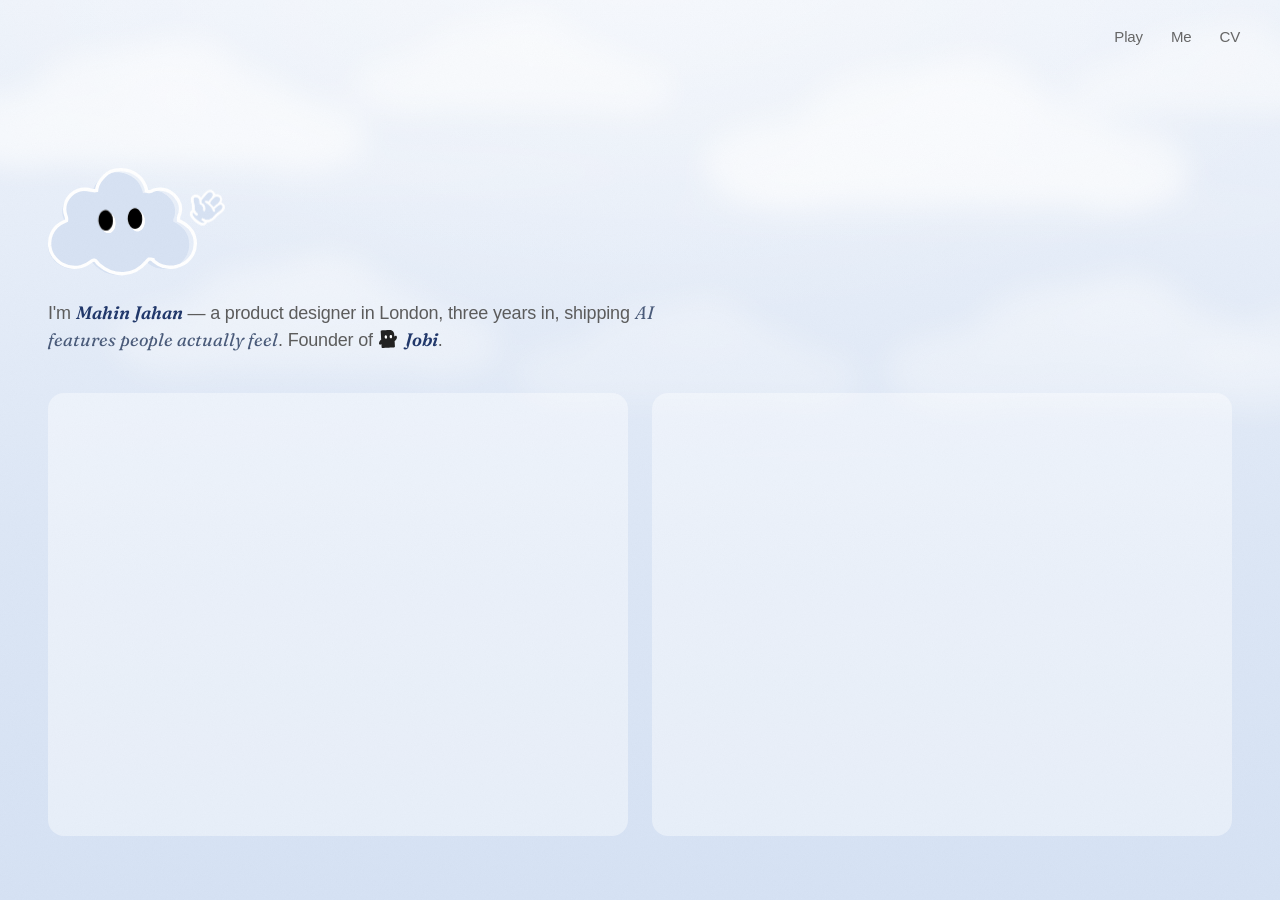
<file: index.html>
<!doctype html>
<!-- Made in Framer · framer.com ✨ -->
<!-- Published May 12, 2026, 5:28 PM UTC -->
<html lang="en" data-redirect-timezone="1" dir="ltr">
<head>
	<meta charset="utf-8">
	
	
	
	<!-- Start of headStart -->
    
    <!-- End of headStart -->
	<meta name="viewport" content="width=device-width">
	<meta name="generator" content="Framer fdc01c0">
	<title>Mahin Jahan Portfolio</title>
<link rel="icon" type="image/svg+xml" href="favicon.svg">
<!-- Social share preview. NOTE: once a domain exists, set og:image & twitter:image to the FULL absolute URL, e.g. https://yourdomain.com/og-image.png -->
<meta property="og:type" content="website">
<meta property="og:title" content="Mahin Jahan - Product Designer">
<meta property="og:description" content="Product designer in London, three years in, shipping AI features people actually feel.">
<meta property="og:image" content="https://mahinjahan.com/og-image.png">
<meta property="og:image:width" content="2254">
<meta property="og:image:height" content="1178">
<meta property="og:image:alt" content="Mahin Jahan portfolio">
<meta name="twitter:card" content="summary_large_image">
<meta name="twitter:title" content="Mahin Jahan - Product Designer">
<meta name="twitter:description" content="Product designer in London, three years in, shipping AI features people actually feel.">
<meta name="twitter:image" content="https://mahinjahan.com/og-image.png">
<link rel="preconnect" href="https://fonts.googleapis.com">
<link rel="preconnect" href="https://fonts.gstatic.com" crossorigin>
<link href="https://fonts.googleapis.com/css2?family=Fraunces:ital,opsz,wght@0,9..144,500;0,9..144,600;1,9..144,500;1,9..144,600&family=Inter:wght@400;500;600;700&display=swap" rel="stylesheet">
    <meta name="description" content="Portfolio of Mahin Jahan — Product Designer shipping AI features in B2C software.">
    <meta name="framer-search-index" content="https://framerusercontent.com/sites/2Sf30GShItRIJPkMEB3lbu/searchIndex-v6S0atKR2qyw.json">
    <meta name="framer-search-index-fallback" content="https://framerusercontent.com/sites/2Sf30GShItRIJPkMEB3lbu/searchIndex-FD7C9cBAyrcD.json">
	
	<style data-framer-font-css>/* cyrillic-ext */
@font-face {
  font-family: 'EB Garamond';
  font-style: normal;
  font-weight: 400;
  font-display: swap;
  src: url(https://fonts.gstatic.com/s/ebgaramond/v32/SlGDmQSNjdsmc35JDF1K5E55YMjF_7DPuGi-6_RkCY9_S6w.woff2) format('woff2');
  unicode-range: U+0460-052F, U+1C80-1C8A, U+20B4, U+2DE0-2DFF, U+A640-A69F, U+FE2E-FE2F;
}
/* cyrillic */
@font-face {
  font-family: 'EB Garamond';
  font-style: normal;
  font-weight: 400;
  font-display: swap;
  src: url(https://fonts.gstatic.com/s/ebgaramond/v32/SlGDmQSNjdsmc35JDF1K5E55YMjF_7DPuGi-6_RkAI9_S6w.woff2) format('woff2');
  unicode-range: U+0301, U+0400-045F, U+0490-0491, U+04B0-04B1, U+2116;
}
/* greek-ext */
@font-face {
  font-family: 'EB Garamond';
  font-style: normal;
  font-weight: 400;
  font-display: swap;
  src: url(https://fonts.gstatic.com/s/ebgaramond/v32/SlGDmQSNjdsmc35JDF1K5E55YMjF_7DPuGi-6_RkCI9_S6w.woff2) format('woff2');
  unicode-range: U+1F00-1FFF;
}
/* greek */
@font-face {
  font-family: 'EB Garamond';
  font-style: normal;
  font-weight: 400;
  font-display: swap;
  src: url(https://fonts.gstatic.com/s/ebgaramond/v32/SlGDmQSNjdsmc35JDF1K5E55YMjF_7DPuGi-6_RkB49_S6w.woff2) format('woff2');
  unicode-range: U+0370-0377, U+037A-037F, U+0384-038A, U+038C, U+038E-03A1, U+03A3-03FF;
}
/* vietnamese */
@font-face {
  font-family: 'EB Garamond';
  font-style: normal;
  font-weight: 400;
  font-display: swap;
  src: url(https://fonts.gstatic.com/s/ebgaramond/v32/SlGDmQSNjdsmc35JDF1K5E55YMjF_7DPuGi-6_RkC49_S6w.woff2) format('woff2');
  unicode-range: U+0102-0103, U+0110-0111, U+0128-0129, U+0168-0169, U+01A0-01A1, U+01AF-01B0, U+0300-0301, U+0303-0304, U+0308-0309, U+0323, U+0329, U+1EA0-1EF9, U+20AB;
}
/* latin-ext */
@font-face {
  font-family: 'EB Garamond';
  font-style: normal;
  font-weight: 400;
  font-display: swap;
  src: url(https://fonts.gstatic.com/s/ebgaramond/v32/SlGDmQSNjdsmc35JDF1K5E55YMjF_7DPuGi-6_RkCo9_S6w.woff2) format('woff2');
  unicode-range: U+0100-02BA, U+02BD-02C5, U+02C7-02CC, U+02CE-02D7, U+02DD-02FF, U+0304, U+0308, U+0329, U+1D00-1DBF, U+1E00-1E9F, U+1EF2-1EFF, U+2020, U+20A0-20AB, U+20AD-20C0, U+2113, U+2C60-2C7F, U+A720-A7FF;
}
/* latin */
@font-face {
  font-family: 'EB Garamond';
  font-style: normal;
  font-weight: 400;
  font-display: swap;
  src: url(https://fonts.gstatic.com/s/ebgaramond/v32/SlGDmQSNjdsmc35JDF1K5E55YMjF_7DPuGi-6_RkBI9_.woff2) format('woff2');
  unicode-range: U+0000-00FF, U+0131, U+0152-0153, U+02BB-02BC, U+02C6, U+02DA, U+02DC, U+0304, U+0308, U+0329, U+2000-206F, U+20AC, U+2122, U+2191, U+2193, U+2212, U+2215, U+FEFF, U+FFFD;
}
/* cyrillic */
@font-face {
  font-family: 'Geist';
  font-style: normal;
  font-weight: 600;
  font-display: swap;
  src: url(https://fonts.gstatic.com/s/geist/v4/gyBhhwUxId8gMGYQMKR3pzfaWI_RQuQInpna-1Q.woff2) format('woff2');
  unicode-range: U+0301, U+0400-045F, U+0490-0491, U+04B0-04B1, U+2116;
}
/* latin-ext */
@font-face {
  font-family: 'Geist';
  font-style: normal;
  font-weight: 600;
  font-display: swap;
  src: url(https://fonts.gstatic.com/s/geist/v4/gyBhhwUxId8gMGYQMKR3pzfaWI_RQuQIlJna-1Q.woff2) format('woff2');
  unicode-range: U+0100-02BA, U+02BD-02C5, U+02C7-02CC, U+02CE-02D7, U+02DD-02FF, U+0304, U+0308, U+0329, U+1D00-1DBF, U+1E00-1E9F, U+1EF2-1EFF, U+2020, U+20A0-20AB, U+20AD-20C0, U+2113, U+2C60-2C7F, U+A720-A7FF;
}
/* latin */
@font-face {
  font-family: 'Geist';
  font-style: normal;
  font-weight: 600;
  font-display: swap;
  src: url(https://fonts.gstatic.com/s/geist/v4/gyBhhwUxId8gMGYQMKR3pzfaWI_RQuQImpna.woff2) format('woff2');
  unicode-range: U+0000-00FF, U+0131, U+0152-0153, U+02BB-02BC, U+02C6, U+02DA, U+02DC, U+0304, U+0308, U+0329, U+2000-206F, U+20AC, U+2122, U+2191, U+2193, U+2212, U+2215, U+FEFF, U+FFFD;
}
/* cyrillic-ext */
@font-face {
  font-family: 'IBM Plex Mono';
  font-style: normal;
  font-weight: 400;
  src: url(https://fonts.gstatic.com/s/ibmplexmono/v20/-F63fjptAgt5VM-kVkqdyU8n1iIq129k.woff2) format('woff2');
  unicode-range: U+0460-052F, U+1C80-1C8A, U+20B4, U+2DE0-2DFF, U+A640-A69F, U+FE2E-FE2F;
}
/* cyrillic */
@font-face {
  font-family: 'IBM Plex Mono';
  font-style: normal;
  font-weight: 400;
  src: url(https://fonts.gstatic.com/s/ibmplexmono/v20/-F63fjptAgt5VM-kVkqdyU8n1isq129k.woff2) format('woff2');
  unicode-range: U+0301, U+0400-045F, U+0490-0491, U+04B0-04B1, U+2116;
}
/* vietnamese */
@font-face {
  font-family: 'IBM Plex Mono';
  font-style: normal;
  font-weight: 400;
  src: url(https://fonts.gstatic.com/s/ibmplexmono/v20/-F63fjptAgt5VM-kVkqdyU8n1iAq129k.woff2) format('woff2');
  unicode-range: U+0102-0103, U+0110-0111, U+0128-0129, U+0168-0169, U+01A0-01A1, U+01AF-01B0, U+0300-0301, U+0303-0304, U+0308-0309, U+0323, U+0329, U+1EA0-1EF9, U+20AB;
}
/* latin-ext */
@font-face {
  font-family: 'IBM Plex Mono';
  font-style: normal;
  font-weight: 400;
  src: url(https://fonts.gstatic.com/s/ibmplexmono/v20/-F63fjptAgt5VM-kVkqdyU8n1iEq129k.woff2) format('woff2');
  unicode-range: U+0100-02BA, U+02BD-02C5, U+02C7-02CC, U+02CE-02D7, U+02DD-02FF, U+0304, U+0308, U+0329, U+1D00-1DBF, U+1E00-1E9F, U+1EF2-1EFF, U+2020, U+20A0-20AB, U+20AD-20C0, U+2113, U+2C60-2C7F, U+A720-A7FF;
}
/* latin */
@font-face {
  font-family: 'IBM Plex Mono';
  font-style: normal;
  font-weight: 400;
  src: url(https://fonts.gstatic.com/s/ibmplexmono/v20/-F63fjptAgt5VM-kVkqdyU8n1i8q1w.woff2) format('woff2');
  unicode-range: U+0000-00FF, U+0131, U+0152-0153, U+02BB-02BC, U+02C6, U+02DA, U+02DC, U+0304, U+0308, U+0329, U+2000-206F, U+20AC, U+2122, U+2191, U+2193, U+2212, U+2215, U+FEFF, U+FFFD;
}

@font-face { font-family: "Geist"; src: url("https://fonts.gstatic.com/s/geist/v4/gyBhhwUxId8gMGYQMKR3pzfaWI_RnOM4mJPby1QNtA.woff2"); font-display: swap; font-style: normal; font-weight: 400 }
@font-face { font-family: "Geist"; src: url("https://fonts.gstatic.com/s/geist/v4/gyBhhwUxId8gMGYQMKR3pzfaWI_RruM4mJPby1QNtA.woff2"); font-display: swap; font-style: normal; font-weight: 500 }
@font-face { font-family: "Geist Variable"; src: url("https://fonts.gstatic.com/s/geist/v4/gyByhwUxId8gMHweElSvO5Tc.woff2"); font-display: swap; font-style: normal; font-weight: 400 }
@font-face { font-family: "Geist"; src: url("https://fonts.gstatic.com/s/geist/v4/gyBhhwUxId8gMGYQMKR3pzfaWI_Re-Q4mJPby1QNtA.woff2"); font-display: swap; font-style: normal; font-weight: 700 }
@font-face { font-family: "Geist"; src: url("https://fonts.gstatic.com/s/geist/v4/gyBhhwUxId8gMGYQMKR3pzfaWI_RwuM4mJPby1QNtA.woff2"); font-display: swap; font-style: normal; font-weight: 300 }
@font-face { font-family: "Proxima Nova Regular"; src: url("https://framerusercontent.com/assets/X32dWXNPyFw5z1T7G88WTtzPE.woff2"); font-display: swap; font-style: normal; font-weight: 400 }
@font-face { font-family: "Proxima Nova Semibold"; src: url("https://framerusercontent.com/assets/lS1iu9JfVYaydpxSTTBk64JiU.woff2"); font-display: swap; font-style: normal; font-weight: 600 }
@font-face { font-family: "Proxima Nova Medium"; src: url("https://framerusercontent.com/assets/8HELGld2l4lO4kpGmM11ihtKviI.woff2"); font-display: swap; font-style: normal; font-weight: 500 }
@font-face { font-family: "Proxima Nova Medium"; src: url("https://framerusercontent.com/assets/8HELGld2l4lO4kpGmM11ihtKviI.woff2"); font-display: swap }
@font-face { font-family: "Proxima Nova Regular"; src: url("https://framerusercontent.com/assets/X32dWXNPyFw5z1T7G88WTtzPE.woff2"); font-display: swap }
@font-face { font-family: "Inter"; src: url("https://framerusercontent.com/assets/5A3Ce6C9YYmCjpQx9M4inSaKU.woff2"); font-display: swap; font-style: normal; font-weight: 500; unicode-range: U+0460-052F, U+1C80-1C88, U+20B4, U+2DE0-2DFF, U+A640-A69F, U+FE2E-FE2F }
@font-face { font-family: "Inter"; src: url("https://framerusercontent.com/assets/Qx95Xyt0Ka3SGhinnbXIGpEIyP4.woff2"); font-display: swap; font-style: normal; font-weight: 500; unicode-range: U+0301, U+0400-045F, U+0490-0491, U+04B0-04B1, U+2116 }
@font-face { font-family: "Inter"; src: url("https://framerusercontent.com/assets/6mJuEAguuIuMog10gGvH5d3cl8.woff2"); font-display: swap; font-style: normal; font-weight: 500; unicode-range: U+1F00-1FFF }
@font-face { font-family: "Inter"; src: url("https://framerusercontent.com/assets/xYYWaj7wCU5zSQH0eXvSaS19wo.woff2"); font-display: swap; font-style: normal; font-weight: 500; unicode-range: U+0370-03FF }
@font-face { font-family: "Inter"; src: url("https://framerusercontent.com/assets/otTaNuNpVK4RbdlT7zDDdKvQBA.woff2"); font-display: swap; font-style: normal; font-weight: 500; unicode-range: U+0100-024F, U+0259, U+1E00-1EFF, U+2020, U+20A0-20AB, U+20AD-20CF, U+2113, U+2C60-2C7F, U+A720-A7FF }
@font-face { font-family: "Inter"; src: url("https://framerusercontent.com/assets/UjlFhCnUjxhNfep4oYBPqnEssyo.woff2"); font-display: swap; font-style: normal; font-weight: 500; unicode-range: U+0000-00FF, U+0131, U+0152-0153, U+02BB-02BC, U+02C6, U+02DA, U+02DC, U+2000-206F, U+2070, U+2074-207E, U+2080-208E, U+20AC, U+2122, U+2191, U+2193, U+2212, U+2215, U+FEFF, U+FFFD }
@font-face { font-family: "Inter"; src: url("https://framerusercontent.com/assets/DolVirEGb34pEXEp8t8FQBSK4.woff2"); font-display: swap; font-style: normal; font-weight: 500; unicode-range: U+0102-0103, U+0110-0111, U+0128-0129, U+0168-0169, U+01A0-01A1, U+01AF-01B0, U+1EA0-1EF9, U+20AB }
@font-face { font-family: "Inter"; src: url("https://framerusercontent.com/assets/5vvr9Vy74if2I6bQbJvbw7SY1pQ.woff2"); font-display: swap; font-style: normal; font-weight: 400; unicode-range: U+0460-052F, U+1C80-1C88, U+20B4, U+2DE0-2DFF, U+A640-A69F, U+FE2E-FE2F }
@font-face { font-family: "Inter"; src: url("https://framerusercontent.com/assets/EOr0mi4hNtlgWNn9if640EZzXCo.woff2"); font-display: swap; font-style: normal; font-weight: 400; unicode-range: U+0301, U+0400-045F, U+0490-0491, U+04B0-04B1, U+2116 }
@font-face { font-family: "Inter"; src: url("https://framerusercontent.com/assets/Y9k9QrlZAqio88Klkmbd8VoMQc.woff2"); font-display: swap; font-style: normal; font-weight: 400; unicode-range: U+1F00-1FFF }
@font-face { font-family: "Inter"; src: url("https://framerusercontent.com/assets/OYrD2tBIBPvoJXiIHnLoOXnY9M.woff2"); font-display: swap; font-style: normal; font-weight: 400; unicode-range: U+0370-03FF }
@font-face { font-family: "Inter"; src: url("https://framerusercontent.com/assets/JeYwfuaPfZHQhEG8U5gtPDZ7WQ.woff2"); font-display: swap; font-style: normal; font-weight: 400; unicode-range: U+0100-024F, U+0259, U+1E00-1EFF, U+2020, U+20A0-20AB, U+20AD-20CF, U+2113, U+2C60-2C7F, U+A720-A7FF }
@font-face { font-family: "Inter"; src: url("https://framerusercontent.com/assets/GrgcKwrN6d3Uz8EwcLHZxwEfC4.woff2"); font-display: swap; font-style: normal; font-weight: 400; unicode-range: U+0000-00FF, U+0131, U+0152-0153, U+02BB-02BC, U+02C6, U+02DA, U+02DC, U+2000-206F, U+2070, U+2074-207E, U+2080-208E, U+20AC, U+2122, U+2191, U+2193, U+2212, U+2215, U+FEFF, U+FFFD }
@font-face { font-family: "Inter"; src: url("https://framerusercontent.com/assets/b6Y37FthZeALduNqHicBT6FutY.woff2"); font-display: swap; font-style: normal; font-weight: 400; unicode-range: U+0102-0103, U+0110-0111, U+0128-0129, U+0168-0169, U+01A0-01A1, U+01AF-01B0, U+1EA0-1EF9, U+20AB }
@font-face { font-family: "Inter"; src: url("https://framerusercontent.com/assets/hyOgCu0Xnghbimh0pE8QTvtt2AU.woff2"); font-display: swap; font-style: normal; font-weight: 600; unicode-range: U+0460-052F, U+1C80-1C88, U+20B4, U+2DE0-2DFF, U+A640-A69F, U+FE2E-FE2F }
@font-face { font-family: "Inter"; src: url("https://framerusercontent.com/assets/NeGmSOXrPBfEFIy5YZeHq17LEDA.woff2"); font-display: swap; font-style: normal; font-weight: 600; unicode-range: U+0301, U+0400-045F, U+0490-0491, U+04B0-04B1, U+2116 }
@font-face { font-family: "Inter"; src: url("https://framerusercontent.com/assets/oYaAX5himiTPYuN8vLWnqBbfD2s.woff2"); font-display: swap; font-style: normal; font-weight: 600; unicode-range: U+1F00-1FFF }
@font-face { font-family: "Inter"; src: url("https://framerusercontent.com/assets/lEJLP4R0yuCaMCjSXYHtJw72M.woff2"); font-display: swap; font-style: normal; font-weight: 600; unicode-range: U+0370-03FF }
@font-face { font-family: "Inter"; src: url("https://framerusercontent.com/assets/cRJyLNuTJR5jbyKzGi33wU9cqIQ.woff2"); font-display: swap; font-style: normal; font-weight: 600; unicode-range: U+0100-024F, U+0259, U+1E00-1EFF, U+2020, U+20A0-20AB, U+20AD-20CF, U+2113, U+2C60-2C7F, U+A720-A7FF }
@font-face { font-family: "Inter"; src: url("https://framerusercontent.com/assets/yDtI2UI8XcEg1W2je9XPN3Noo.woff2"); font-display: swap; font-style: normal; font-weight: 600; unicode-range: U+0000-00FF, U+0131, U+0152-0153, U+02BB-02BC, U+02C6, U+02DA, U+02DC, U+2000-206F, U+2070, U+2074-207E, U+2080-208E, U+20AC, U+2122, U+2191, U+2193, U+2212, U+2215, U+FEFF, U+FFFD }
@font-face { font-family: "Inter"; src: url("https://framerusercontent.com/assets/A0Wcc7NgXMjUuFdquHDrIZpzZw0.woff2"); font-display: swap; font-style: normal; font-weight: 600; unicode-range: U+0102-0103, U+0110-0111, U+0128-0129, U+0168-0169, U+01A0-01A1, U+01AF-01B0, U+1EA0-1EF9, U+20AB }
@font-face { font-family: "Inter"; src: url("https://framerusercontent.com/assets/DpPBYI0sL4fYLgAkX8KXOPVt7c.woff2"); font-display: swap; font-style: normal; font-weight: 700; unicode-range: U+0460-052F, U+1C80-1C88, U+20B4, U+2DE0-2DFF, U+A640-A69F, U+FE2E-FE2F }
@font-face { font-family: "Inter"; src: url("https://framerusercontent.com/assets/4RAEQdEOrcnDkhHiiCbJOw92Lk.woff2"); font-display: swap; font-style: normal; font-weight: 700; unicode-range: U+0301, U+0400-045F, U+0490-0491, U+04B0-04B1, U+2116 }
@font-face { font-family: "Inter"; src: url("https://framerusercontent.com/assets/1K3W8DizY3v4emK8Mb08YHxTbs.woff2"); font-display: swap; font-style: normal; font-weight: 700; unicode-range: U+1F00-1FFF }
@font-face { font-family: "Inter"; src: url("https://framerusercontent.com/assets/tUSCtfYVM1I1IchuyCwz9gDdQ.woff2"); font-display: swap; font-style: normal; font-weight: 700; unicode-range: U+0370-03FF }
@font-face { font-family: "Inter"; src: url("https://framerusercontent.com/assets/VgYFWiwsAC5OYxAycRXXvhze58.woff2"); font-display: swap; font-style: normal; font-weight: 700; unicode-range: U+0100-024F, U+0259, U+1E00-1EFF, U+2020, U+20A0-20AB, U+20AD-20CF, U+2113, U+2C60-2C7F, U+A720-A7FF }
@font-face { font-family: "Inter"; src: url("https://framerusercontent.com/assets/syRNPWzAMIrcJ3wIlPIP43KjQs.woff2"); font-display: swap; font-style: normal; font-weight: 700; unicode-range: U+0000-00FF, U+0131, U+0152-0153, U+02BB-02BC, U+02C6, U+02DA, U+02DC, U+2000-206F, U+2070, U+2074-207E, U+2080-208E, U+20AC, U+2122, U+2191, U+2193, U+2212, U+2215, U+FEFF, U+FFFD }
@font-face { font-family: "Inter"; src: url("https://framerusercontent.com/assets/GIryZETIX4IFypco5pYZONKhJIo.woff2"); font-display: swap; font-style: normal; font-weight: 700; unicode-range: U+0102-0103, U+0110-0111, U+0128-0129, U+0168-0169, U+01A0-01A1, U+01AF-01B0, U+1EA0-1EF9, U+20AB }
@font-face { font-family: "Inter"; src: url("https://framerusercontent.com/assets/H89BbHkbHDzlxZzxi8uPzTsp90.woff2"); font-display: swap; font-style: italic; font-weight: 700; unicode-range: U+0460-052F, U+1C80-1C88, U+20B4, U+2DE0-2DFF, U+A640-A69F, U+FE2E-FE2F }
@font-face { font-family: "Inter"; src: url("https://framerusercontent.com/assets/u6gJwDuwB143kpNK1T1MDKDWkMc.woff2"); font-display: swap; font-style: italic; font-weight: 700; unicode-range: U+0301, U+0400-045F, U+0490-0491, U+04B0-04B1, U+2116 }
@font-face { font-family: "Inter"; src: url("https://framerusercontent.com/assets/43sJ6MfOPh1LCJt46OvyDuSbA6o.woff2"); font-display: swap; font-style: italic; font-weight: 700; unicode-range: U+1F00-1FFF }
@font-face { font-family: "Inter"; src: url("https://framerusercontent.com/assets/wccHG0r4gBDAIRhfHiOlq6oEkqw.woff2"); font-display: swap; font-style: italic; font-weight: 700; unicode-range: U+0370-03FF }
@font-face { font-family: "Inter"; src: url("https://framerusercontent.com/assets/WZ367JPwf9bRW6LdTHN8rXgSjw.woff2"); font-display: swap; font-style: italic; font-weight: 700; unicode-range: U+0100-024F, U+0259, U+1E00-1EFF, U+2020, U+20A0-20AB, U+20AD-20CF, U+2113, U+2C60-2C7F, U+A720-A7FF }
@font-face { font-family: "Inter"; src: url("https://framerusercontent.com/assets/ia3uin3hQWqDrVloC1zEtYHWw.woff2"); font-display: swap; font-style: italic; font-weight: 700; unicode-range: U+0000-00FF, U+0131, U+0152-0153, U+02BB-02BC, U+02C6, U+02DA, U+02DC, U+2000-206F, U+2070, U+2074-207E, U+2080-208E, U+20AC, U+2122, U+2191, U+2193, U+2212, U+2215, U+FEFF, U+FFFD }
@font-face { font-family: "Inter"; src: url("https://framerusercontent.com/assets/2A4Xx7CngadFGlVV4xrO06OBHY.woff2"); font-display: swap; font-style: italic; font-weight: 700; unicode-range: U+0102-0103, U+0110-0111, U+0128-0129, U+0168-0169, U+01A0-01A1, U+01AF-01B0, U+1EA0-1EF9, U+20AB }
@font-face { font-family: "Inter"; src: url("https://framerusercontent.com/assets/CfMzU8w2e7tHgF4T4rATMPuWosA.woff2"); font-display: swap; font-style: italic; font-weight: 400; unicode-range: U+0460-052F, U+1C80-1C88, U+20B4, U+2DE0-2DFF, U+A640-A69F, U+FE2E-FE2F }
@font-face { font-family: "Inter"; src: url("https://framerusercontent.com/assets/867QObYax8ANsfX4TGEVU9YiCM.woff2"); font-display: swap; font-style: italic; font-weight: 400; unicode-range: U+0301, U+0400-045F, U+0490-0491, U+04B0-04B1, U+2116 }
@font-face { font-family: "Inter"; src: url("https://framerusercontent.com/assets/Oyn2ZbENFdnW7mt2Lzjk1h9Zb9k.woff2"); font-display: swap; font-style: italic; font-weight: 400; unicode-range: U+1F00-1FFF }
@font-face { font-family: "Inter"; src: url("https://framerusercontent.com/assets/cdAe8hgZ1cMyLu9g005pAW3xMo.woff2"); font-display: swap; font-style: italic; font-weight: 400; unicode-range: U+0370-03FF }
@font-face { font-family: "Inter"; src: url("https://framerusercontent.com/assets/DOfvtmE1UplCq161m6Hj8CSQYg.woff2"); font-display: swap; font-style: italic; font-weight: 400; unicode-range: U+0100-024F, U+0259, U+1E00-1EFF, U+2020, U+20A0-20AB, U+20AD-20CF, U+2113, U+2C60-2C7F, U+A720-A7FF }
@font-face { font-family: "Inter"; src: url("https://framerusercontent.com/assets/pKRFNWFoZl77qYCAIp84lN1h944.woff2"); font-display: swap; font-style: italic; font-weight: 400; unicode-range: U+0000-00FF, U+0131, U+0152-0153, U+02BB-02BC, U+02C6, U+02DA, U+02DC, U+2000-206F, U+2070, U+2074-207E, U+2080-208E, U+20AC, U+2122, U+2191, U+2193, U+2212, U+2215, U+FEFF, U+FFFD }
@font-face { font-family: "Inter"; src: url("https://framerusercontent.com/assets/tKtBcDnBMevsEEJKdNGhhkLzYo.woff2"); font-display: swap; font-style: italic; font-weight: 400; unicode-range: U+0102-0103, U+0110-0111, U+0128-0129, U+0168-0169, U+01A0-01A1, U+01AF-01B0, U+1EA0-1EF9, U+20AB }
@font-face { font-family: "Inter"; src: url("https://framerusercontent.com/assets/vQyevYAyHtARFwPqUzQGpnDs.woff2"); font-display: swap; font-style: normal; font-weight: 400; unicode-range: U+0000-00FF, U+0131, U+0152-0153, U+02BB-02BC, U+02C6, U+02DA, U+02DC, U+2000-206F, U+2074, U+20AC, U+2122, U+2191, U+2193, U+2212, U+2215, U+FEFF, U+FFFD }
@font-face { font-family: "Geist Placeholder"; src: local("Arial"); ascent-override: 94.47%; descent-override: 27.73%; line-gap-override: 0.00%; size-adjust: 106.39% }
@font-face { font-family: "EB Garamond Placeholder"; src: local("Times New Roman"); ascent-override: 107.66%; descent-override: 31.86%; line-gap-override: 0.00%; size-adjust: 93.54% }
@font-face { font-family: "Geist Variable Placeholder"; src: local("Arial"); ascent-override: 94.47%; descent-override: 27.73%; line-gap-override: 0.00%; size-adjust: 106.39% }
@font-face { font-family: "Proxima Nova Regular Placeholder"; src: local("Arial"); ascent-override: 92.80%; descent-override: 30.06%; line-gap-override: 0.00%; size-adjust: 99.14% }
@font-face { font-family: "Proxima Nova Semibold Placeholder"; src: local("Arial"); ascent-override: 91.03%; descent-override: 29.48%; line-gap-override: 0.00%; size-adjust: 101.07% }
@font-face { font-family: "Proxima Nova Medium Placeholder"; src: local("Arial"); ascent-override: 91.90%; descent-override: 29.77%; line-gap-override: 0.00%; size-adjust: 100.11% }
@font-face { font-family: "Inter Placeholder"; src: local("Arial"); ascent-override: 89.79%; descent-override: 22.36%; line-gap-override: 0.00%; size-adjust: 107.89% }</style>
	<link href="https://fonts.gstatic.com" rel="preconnect" crossorigin>
    <link href="https://fonts.gstatic.com" rel="preconnect" crossorigin>
	<meta name="robots" content="max-image-preview:large"><link rel="canonical" href="https://mahinjahan.com/"><meta property="og:url" content="https://mahinjahan.com/"><style data-framer-breakpoint-css>@media(min-width: 980px){.hidden-72rtr7{display:none!important}}@media(min-width: 540px) and (max-width: 979.98px){.hidden-tt9rmw{display:none!important}}@media(max-width: 539.98px){.hidden-1jdhycq{display:none!important}}@media(min-width: 980px){.hidden-qgoz6l{display:none!important}}@media(min-width: 540px) and (max-width: 979.98px){.hidden-hnc4xg{display:none!important}}@media(max-width: 539.98px){.hidden-b1yk3p{display:none!important}}</style><style data-framer-css-ssr-minified data-framer-components="framer-lib-cursors-host framer-xTJgz PropertyOverrides framer-97Ngy framer-YR5yq framer-SAbhK framer-6XyhD framer-lib-combinedCSSRules framer-8YfyU framer-VdeRv framer-5Wf28 framer-dbtOf framer-of53Q framer-fpSbt framer-zbPfv framer-fDP19 framer-DJ9Az framer-3fmwF framer-n9zFd framer-MDmUl framer-jylMZ framer-NAaCg framer-ARZ0z framer-y9hTr framer-Q6HTs framer-bVPUk framer-lqwHZ framer-96y8z framer-CHBUs framer-OYcgs framer-esf7q framer-qMvj9 framer-2CupG framer-N662z framer-zMZ4Q framer-LmhHe framer-nCjda framer-qQVrM framer-k9gmg framer-eytAS framer-aghOh">html,body,#main{box-sizing:border-box;margin:0;padding:0}:root{-webkit-font-smoothing:antialiased;-moz-osx-font-smoothing:grayscale}*{box-sizing:border-box;-webkit-font-smoothing:inherit}h1,h2,h3,h4,h5,h6,p,figure{margin:0}body,input,textarea,select,button{font-family:sans-serif;font-size:12px}body{--token-94dc0115-2f02-4128-a8bb-0e89b5c870a5:#141414;--token-0d4b8f35-dba6-48a8-af1d-c4b704ac5a36:#27333f;--token-55694ce6-35a4-4f06-83f0-3d3935b35613:#f3f5f6;--token-ca30687c-cdea-4735-bf08-0af5c04372e0:#fafafa;--token-1beebbf3-0e97-4287-8e52-ff614dcb90f7:#5c5c5c;--token-63ffd393-a459-4c5a-ab21-6d14bbb0cee4:#e8e8e8;--token-8ec71c00-7838-4d6a-814b-6e6c93824568:#fff;--token-419394a1-565d-4952-8ba3-b4f1eb92339c:#050505;--token-bf966309-2582-4df8-98f4-f091ce81e703:#131415;--token-bca95f89-e478-4e74-a207-472672a58044:#fafafa;--token-6c55e719-7079-4cb6-973c-b620b794ef1b:#e5e5e5;--token-c4c6c456-1a82-4f63-a470-fbaa01b35719:#f2f2f2;--token-85305212-8e3d-4842-a23d-9c1ac0cb9627:#666;--token-cbd8a8ce-a0c4-42e4-ba77-500d64ca550e:#2c2c2c;--token-ccbe2e11-7cbe-449f-bec7-9fad33aa9183:#9e9e9e;--token-c71c29aa-950f-481c-9426-df76d2317302:#fff;--token-f283faef-2dbb-43fb-a87b-dafce3354857:#171717;--token-3ea5106f-2c61-427e-9a64-97b8566a3c3c:#595959;--token-a49d9cf5-de2e-4741-a98b-5a116a983e2a:#dddddf;--token-9d826d6d-2c7e-4a03-9ebe-f5b3d7013cfb:#fff;--token-ea5b270b-09b4-4273-89e4-11ff53d2973e:#c8102e;--token-75f17844-99d0-4f61-9725-76eded7e9a5e:#fbf9f8;--token-21731e12-e04b-4f16-8ac8-a12a3a980c94:#fff;--token-66d6f8e1-c021-4f9f-8a78-4ffed586727a:#a7c5f9;--framer-will-change-override:none}@supports (background:-webkit-named-image(i)) and (not (grid-template-rows:subgrid)){body{--framer-will-change-override:transform}}@supports (background:-webkit-named-image(i)) and (not (position-area:top right)){body{--framer-will-change-filter-override:filter}}[data-framer-component-type=Text] div div span,[data-framer-component-type=Text] a div span,[data-framer-component-type=Text] span span span,[data-framer-component-type=Text] p span span,[data-framer-component-type=Text] h1 span span,[data-framer-component-type=Text] h2 span span,[data-framer-component-type=Text] h3 span span,[data-framer-component-type=Text] h4 span span,[data-framer-component-type=Text] h5 span span,[data-framer-component-type=Text] h6 span span,[data-framer-component-type=Text] a{font-family:var(--font-family);font-style:var(--font-style);font-weight:min(calc(var(--framer-font-weight-increase,0) + var(--font-weight,400)),900);color:var(--text-color);letter-spacing:var(--letter-spacing);font-size:var(--font-size);text-transform:var(--text-transform);--text-decoration:var(--framer-text-decoration-style,solid)var(--framer-text-decoration,none)var(--framer-text-decoration-color,currentcolor)var(--framer-text-decoration-thickness,auto);--text-decoration-skip-ink:var(--framer-text-decoration-skip-ink);--text-underline-offset:var(--framer-text-decoration-offset);line-height:var(--line-height);--font-family:var(--framer-font-family);--font-style:var(--framer-font-style);--font-weight:var(--framer-font-weight);--text-color:var(--framer-text-color);--letter-spacing:var(--framer-letter-spacing);--font-size:var(--framer-font-size);--text-transform:var(--framer-text-transform);--line-height:var(--framer-line-height)}@supports not (color:color(display-p3 1 1 1)){p.framer-text,div.framer-text,h1.framer-text,h2.framer-text,h3.framer-text,h4.framer-text,h5.framer-text,h6.framer-text,li.framer-text,ol.framer-text,ul.framer-text,span.framer-text:not([data-text-fill]){color:var(--framer-blockquote-text-color-rgb,var(--framer-blockquote-text-color,var(--framer-text-color-rgb,var(--framer-text-color,#000))));-webkit-text-stroke-color:var(--framer-text-stroke-color-rgb,var(--framer-text-stroke-color,initial))}mark.framer-text{background-color:var(--framer-blockquote-text-background-color-rgb,var(--framer-blockquote-text-background-color,var(--framer-text-background-color-rgb,var(--framer-text-background-color,initial))))}}@supports not (color:color(display-p3 1 1 1)){code.framer-text,code.framer-text span.framer-text:not([data-text-fill]){color:var(--framer-blockquote-text-color-rgb,var(--framer-blockquote-text-color,var(--framer-code-text-color-rgb,var(--framer-code-text-color,var(--framer-text-color-rgb,var(--framer-text-color,#000))))))}}@supports not (color:color(display-p3 1 1 1)){a.framer-text,span.framer-text[data-nested-link]{color:var(--framer-blockquote-text-color-rgb,var(--framer-blockquote-text-color,var(--framer-link-text-color-rgb,var(--framer-link-text-color,var(--framer-text-color-rgb,var(--framer-text-color,#000))))));background-color:var(--framer-link-text-background-color-rgb,var(--framer-link-text-background-color,initial));-webkit-text-decoration-color:var(--framer-link-text-decoration-color-rgb,var(--framer-link-text-decoration-color,var(--framer-text-decoration-color-rgb,var(--framer-text-decoration-color,currentcolor))));text-decoration-color:var(--framer-link-text-decoration-color-rgb,var(--framer-link-text-decoration-color,var(--framer-text-decoration-color-rgb,var(--framer-text-decoration-color,currentcolor))))}}@supports not (color:color(display-p3 1 1 1)){code.framer-text a.framer-text,code.framer-text a.framer-text span.framer-text:not([data-text-fill]),code.framer-text span.framer-text[data-nested-link],code.framer-text span.framer-text[data-nested-link] span.framer-text:not([data-text-fill]){color:var(--framer-blockquote-text-color-rgb,var(--framer-blockquote-text-color,var(--framer-link-text-color-rgb,var(--framer-link-text-color,var(--framer-code-text-color-rgb,var(--framer-code-text-color,var(--framer-text-color-rgb,var(--framer-text-color,#000))))))))}}@supports not (color:color(display-p3 1 1 1)){a.framer-text:hover,span.framer-text[data-nested-link]:hover{color:var(--framer-link-hover-text-color-rgb,var(--framer-link-hover-text-color,var(--framer-blockquote-text-color-rgb,var(--framer-blockquote-text-color,var(--framer-link-text-color-rgb,var(--framer-link-text-color,var(--framer-text-color-rgb,var(--framer-text-color,#000))))))));background-color:var(--framer-link-hover-text-background-color-rgb,var(--framer-link-hover-text-background-color,var(--framer-link-text-background-color-rgb,var(--framer-link-text-background-color,var(--framer-text-background-color-rgb,var(--framer-text-background-color,initial))))));-webkit-text-decoration-color:var(--framer-link-hover-text-decoration-color-rgb,var(--framer-link-hover-text-decoration-color,var(--framer-link-text-decoration-color-rgb,var(--framer-link-text-decoration-color,var(--framer-text-decoration-color-rgb,var(--framer-text-decoration-color,currentcolor))))));text-decoration-color:var(--framer-link-hover-text-decoration-color-rgb,var(--framer-link-hover-text-decoration-color,var(--framer-link-text-decoration-color-rgb,var(--framer-link-text-decoration-color,var(--framer-text-decoration-color-rgb,var(--framer-text-decoration-color,currentcolor))))))}}@supports not (color:color(display-p3 1 1 1)){code.framer-text a.framer-text:hover,code.framer-text span.framer-text[data-nested-link]:hover{color:var(--framer-link-hover-text-color-rgb,var(--framer-link-hover-text-color,var(--framer-blockquote-text-color-rgb,var(--framer-blockquote-text-color,var(--framer-link-text-color-rgb,var(--framer-link-text-color,var(--framer-code-text-color-rgb,var(--framer-code-text-color,var(--framer-text-color-rgb,var(--framer-text-color,#000))))))))))}}@supports not (color:color(display-p3 1 1 1)){a.framer-text[data-framer-page-link-current],span.framer-text[data-framer-page-link-current]{color:var(--framer-link-current-text-color-rgb,var(--framer-link-current-text-color,var(--framer-link-text-color-rgb,var(--framer-link-text-color,var(--framer-text-color-rgb,var(--framer-text-color,#000))))));background-color:var(--framer-link-current-text-background-color-rgb,var(--framer-link-current-text-background-color,var(--framer-link-text-background-color-rgb,var(--framer-link-text-background-color,var(--framer-text-background-color-rgb,var(--framer-text-background-color,initial))))));-webkit-text-decoration-color:var(--framer-link-current-text-decoration-color-rgb,var(--framer-link-current-text-decoration-color,var(--framer-link-text-decoration-color-rgb,var(--framer-link-text-decoration-color,var(--framer-text-decoration-color-rgb,var(--framer-text-decoration-color,currentcolor))))));text-decoration-color:var(--framer-link-current-text-decoration-color-rgb,var(--framer-link-current-text-decoration-color,var(--framer-link-text-decoration-color-rgb,var(--framer-link-text-decoration-color,var(--framer-text-decoration-color-rgb,var(--framer-text-decoration-color,currentcolor))))))}}@supports not (color:color(display-p3 1 1 1)){code.framer-text a.framer-text[data-framer-page-link-current],code.framer-text a.framer-text[data-framer-page-link-current] span.framer-text:not([data-text-fill]),code.framer-text span.framer-text[data-framer-page-link-current],code.framer-text span.framer-text[data-framer-page-link-current] span.framer-text:not([data-text-fill]){color:var(--framer-link-current-text-color-rgb,var(--framer-link-current-text-color,var(--framer-link-text-color-rgb,var(--framer-link-text-color,var(--framer-code-text-color-rgb,var(--framer-code-text-color,var(--framer-text-color-rgb,var(--framer-text-color,#000))))))));background-color:var(--framer-link-current-text-background-color-rgb,var(--framer-link-current-text-background-color,var(--framer-link-text-background-color-rgb,var(--framer-link-text-background-color,var(--framer-text-background-color-rgb,var(--framer-text-background-color,initial))))))}}@supports not (color:color(display-p3 1 1 1)){a.framer-text[data-framer-page-link-current]:hover,span.framer-text[data-framer-page-link-current]:hover{color:var(--framer-link-hover-text-color-rgb,var(--framer-link-hover-text-color,var(--framer-link-current-text-color-rgb,var(--framer-link-current-text-color,var(--framer-link-text-color-rgb,var(--framer-link-text-color,var(--framer-code-text-color-rgb,var(--framer-code-text-color,var(--framer-text-color-rgb,var(--framer-text-color,#000))))))))));background-color:var(--framer-link-hover-text-background-color-rgb,var(--framer-link-hover-text-background-color,var(--framer-link-current-text-background-color-rgb,var(--framer-link-current-text-background-color,var(--framer-link-text-background-color-rgb,var(--framer-link-text-background-color,initial))))));-webkit-text-decoration-color:var(--framer-link-hover-text-decoration-color-rgb,var(--framer-link-hover-text-decoration-color,var(--framer-link-current-text-decoration-color-rgb,var(--framer-link-current-text-decoration-color,var(--framer-link-text-decoration-color-rgb,var(--framer-link-text-decoration-color,var(--framer-text-decoration-color-rgb,var(--framer-text-decoration-color,currentcolor))))))));text-decoration-color:var(--framer-link-hover-text-decoration-color-rgb,var(--framer-link-hover-text-decoration-color,var(--framer-link-current-text-decoration-color-rgb,var(--framer-link-current-text-decoration-color,var(--framer-link-text-decoration-color-rgb,var(--framer-link-text-decoration-color,var(--framer-text-decoration-color-rgb,var(--framer-text-decoration-color,currentcolor))))))))}}@supports not (color:color(display-p3 1 1 1)){code.framer-text a.framer-text[data-framer-page-link-current]:hover,code.framer-text a.framer-text[data-framer-page-link-current]:hover span.framer-text:not([data-text-fill]),code.framer-text span.framer-text[data-framer-page-link-current]:hover,code.framer-text span.framer-text[data-framer-page-link-current]:hover span.framer-text:not([data-text-fill]){color:var(--framer-link-hover-text-color-rgb,var(--framer-link-hover-text-color,var(--framer-link-current-text-color-rgb,var(--framer-link-current-text-color,var(--framer-link-text-color-rgb,var(--framer-link-text-color,var(--framer-code-text-color-rgb,var(--framer-code-text-color,var(--framer-text-color-rgb,var(--framer-text-color,#000))))))))));background-color:var(--framer-link-hover-text-background-color-rgb,var(--framer-link-hover-text-background-color,var(--framer-link-current-text-background-color-rgb,var(--framer-link-current-text-background-color,var(--framer-link-text-background-color-rgb,var(--framer-link-text-background-color,initial))))))}}@supports not (aspect-ratio:1){.framer-text-module:not([data-width=fit])[style*=aspect-ratio]{position:relative!important}.framer-text-module:not([data-width=fit])[style*=aspect-ratio]:before{content:"";padding-bottom:calc(100%/calc(var(--aspect-ratio)));display:block}.framer-text-module[data-width=fill]>:first-child,.framer-text-module[data-width=fill]>.ssr-variant>:first-child,.framer-text-module:not([data-width=fit])[style*=aspect-ratio]>:first-child,.framer-text-module:not([data-width=fit])[style*=aspect-ratio]>.ssr-variant>:first-child{position:absolute;top:0;left:0;height:100%!important}}@supports not (overflow:clip){:root{--overflow-clip-fallback:hidden}}@supports (background:-webkit-named-image(i)) and (not (contain-intrinsic-size:inherit)){div.framer-text,p.framer-text,h1.framer-text,h2.framer-text,h3.framer-text,h4.framer-text,h5.framer-text,h6.framer-text,ol.framer-text,ul.framer-text,li.framer-text,blockquote.framer-text,.framer-text.framer-image{display:var(--text-truncation-display-inline-for-safari-16,revert)}div.framer-text:after,p.framer-text:after,h1.framer-text:after,h2.framer-text:after,h3.framer-text:after,h4.framer-text:after,h5.framer-text:after,h6.framer-text:after,ol.framer-text:after,ul.framer-text:after,li.framer-text:after,blockquote.framer-text:after,.framer-text.framer-image:after{content:var(--text-truncation-line-break-for-safari-16);white-space:pre}.framer-text.framer-text-module,.framer-text.framer-table-wrapper{display:var(--text-truncation-display-none-for-safari-16,revert)}p.framer-text[data-text-fill]{display:var(--text-truncation-display-inline-for-safari-16,inline-block)}}@supports (corner-shape:superellipse(2)){:root{--one-if-corner-shape-supported:1}}.framer-cursor-none,.framer-cursor-none *{cursor:none!important}.framer-pointer-events-none,.framer-pointer-events-none *{pointer-events:none!important}@supports (aspect-ratio:1){body{--framer-aspect-ratio-supported:auto}}.framer-xTJgz.framer-1rhe2eb,.framer-xTJgz .framer-1rhe2eb{display:block}.framer-xTJgz.framer-qgoz6l{background-color:var(--token-ca30687c-cdea-4735-bf08-0af5c04372e0,#fafafa);height:min-content;overflow:var(--overflow-clip-fallback,clip);flex-flow:column;place-content:center flex-start;align-items:center;gap:0;width:100%;padding:0;display:flex;position:relative}.framer-xTJgz .framer-1bki0co-container{height:auto;position:var(--framer-canvas-fixed-position,fixed);z-index:8;flex:none;order:-1000;top:0;left:0;right:0}.framer-xTJgz .framer-19j06nk{background:0 0;flex-grow:1;width:0;height:0;margin:0;position:relative}.framer-xTJgz .framer-19f5sbi{height:min-content;overflow:var(--overflow-clip-fallback,clip);z-index:1;flex-flow:column;flex:none;order:1002;place-content:center;align-items:center;gap:10px;padding:0 24px 24px;display:flex;position:absolute;bottom:0;left:0;right:0}.framer-xTJgz .framer-19pj971{height:min-content;overflow:var(--overflow-clip-fallback,clip);flex-flow:row;flex:none;place-content:center;align-items:center;gap:0;width:min-content;padding:0;display:flex;position:relative}.framer-xTJgz .framer-1l817kz{height:min-content;overflow:var(--overflow-clip-fallback,clip);flex-flow:row;flex:none;place-content:center flex-end;align-items:center;gap:6px;width:min-content;padding:0;display:flex;position:relative}.framer-xTJgz .framer-uvdxdz{white-space:pre;flex:none;width:auto;height:auto;position:relative}.framer-xTJgz .framer-pxx0ad{flex:none;width:16px;height:16px;position:relative;overflow:visible}.framer-xTJgz .framer-1rn6u9v-container{flex:none;width:8px;height:8px;position:absolute;top:0;left:0}.framer-xTJgz .framer-12zntwg-container{flex:none;width:8px;height:8px;position:absolute;top:0;left:8px}.framer-xTJgz .framer-12k6yfa-container{flex:none;width:8px;height:8px;position:absolute;bottom:0;left:8px}.framer-xTJgz .framer-17d44jb-container{flex:none;width:8px;height:8px;position:absolute;bottom:0;left:0}[data-layout-template=true]>#overlay{margin-bottom:0}.framer-giOqc .framer-styles-preset-1eniazk:not(.rich-text-wrapper),.framer-giOqc .framer-styles-preset-1eniazk.rich-text-wrapper a{--framer-link-hover-text-decoration:underline;--framer-link-hover-text-decoration-color:#006ad4;--framer-link-text-color:#006ad4}.ssr-variant{display:contents}@supports (aspect-ratio:1){body{--framer-aspect-ratio-supported:auto}}.framer-97Ngy.framer-33m6x3,.framer-97Ngy .framer-33m6x3{display:block}.framer-97Ngy.framer-t4307d{flex-flow:row;place-content:center;align-items:center;gap:10px;width:1200px;height:min-content;padding:12px 24px;display:flex;position:relative;overflow:visible}.framer-97Ngy .framer-3s0lem{flex-flow:row;flex:1 0 0;place-content:center;align-items:center;gap:12px;width:1px;height:min-content;padding:0;display:flex;position:relative;overflow:visible}.framer-97Ngy .framer-1dsoqsi-container{flex:none;width:auto;height:auto;position:relative}.framer-97Ngy .framer-1qk7iim-container{z-index:1;flex:none;width:auto;height:auto;position:absolute;top:50%;left:50%}.framer-97Ngy .framer-1y2gtem{z-index:1;flex:none;height:1px;position:absolute;bottom:0;left:0;right:0;overflow:visible}.framer-97Ngy .framer-15stglt{will-change:var(--framer-will-change-effect-override,transform);z-index:3;flex-flow:row;flex:none;place-content:center;align-items:center;gap:10px;width:min-content;height:min-content;padding:24px 24px 0 0;display:flex;position:absolute;top:-178px;right:-110px;overflow:visible}.framer-97Ngy .framer-cxsial,.framer-97Ngy .framer-1d3gq5m{height:200px;overflow:var(--overflow-clip-fallback,clip);will-change:var(--framer-will-change-override,transform);z-index:1;flex:none;width:200px;position:relative}.framer-97Ngy .framer-zivb0b,.framer-97Ngy .framer-11gvwur{white-space:pre;flex:none;width:auto;height:auto;position:absolute;bottom:20px;left:20px}.framer-97Ngy .framer-a68rwa,.framer-97Ngy .framer-9mxt30{white-space:pre;flex:none;width:auto;height:auto;position:absolute;top:20px;left:20px}.framer-97Ngy .framer-1sllrbz,.framer-97Ngy .framer-11ruf5m{height:min-content;overflow:var(--overflow-clip-fallback,clip);flex-flow:column;flex:none;place-content:flex-start center;align-items:flex-start;gap:2px;width:min-content;padding:0;display:flex;position:absolute;top:49px;left:20px}.framer-97Ngy .framer-1mdyjbl-container,.framer-97Ngy .framer-1knvf4e-container,.framer-97Ngy .framer-1wma3z8-container,.framer-97Ngy .framer-103fum6-container,.framer-97Ngy .framer-nxmqu6-container,.framer-97Ngy .framer-1ggfmyh-container{flex:none;width:auto;height:26px;position:relative}.framer-97Ngy .framer-1y9qjgt-container{z-index:1;flex:none;width:auto;height:auto;position:absolute;top:-175px;right:-126px}.framer-97Ngy .framer-1uap9gq{z-index:2;flex-flow:row;place-content:center;align-items:center;gap:10px;width:min-content;height:min-content;padding:24px 24px 0 0;display:flex;position:relative;overflow:visible}.framer-97Ngy .framer-utnfva{height:min-content;overflow:var(--overflow-clip-fallback,clip);flex-flow:column;flex:none;place-content:flex-start center;align-items:flex-start;gap:4px;width:min-content;padding:0;display:flex;position:relative}.framer-97Ngy.framer-v-dxgsld.framer-t4307d,.framer-97Ngy.framer-v-s26unl.framer-t4307d{flex-direction:column;width:390px;padding:12px 16px}.framer-97Ngy.framer-v-dxgsld .framer-3s0lem{flex:none;order:5;width:100%}.framer-97Ngy.framer-v-dxgsld .framer-1y2gtem{order:4}.framer-97Ngy.framer-v-dxgsld .framer-1y9qjgt-container{order:0}.framer-97Ngy.framer-v-s26unl .framer-3s0lem,.framer-97Ngy.framer-v-6npr0m .framer-3s0lem{flex:none;width:100%}.framer-97Ngy.framer-v-6npr0m.framer-t4307d{flex-direction:column;width:390px}.framer-97Ngy.framer-v-1htwu5m.framer-t4307d{height:58px}.framer-97Ngy.framer-v-1htwu5m .framer-1qk7iim-container{top:71%}.framer-97Ngy.framer-v-gwcy82.framer-t4307d{width:670px;height:82px;padding:12px 24px 24px}.framer-97Ngy.framer-v-gwcy82 .framer-1qk7iim-container{bottom:20px;top:unset}@supports (aspect-ratio:1){body{--framer-aspect-ratio-supported:auto}}.framer-YR5yq.framer-2x5di1,.framer-YR5yq .framer-2x5di1{display:block}.framer-YR5yq.framer-h0pfff{cursor:pointer;height:min-content;overflow:var(--overflow-clip-fallback,clip);will-change:var(--framer-will-change-override,transform);flex-flow:row;place-content:center;align-items:center;gap:12px;width:min-content;padding:4px 16px;display:flex;position:relative}.framer-YR5yq .framer-1vytflv-container{flex:none;width:auto;height:auto;position:relative}.framer-YR5yq.framer-v-137ie84.framer-h0pfff{cursor:unset;padding:8px 16px}.framer-YR5yq.framer-v-h0pfff.pressed.framer-h0pfff{padding:5px 18px}.framer-YR5yq[data-border=true]:after,.framer-YR5yq [data-border=true]:after{content:"";border-width:var(--border-top-width,0)var(--border-right-width,0)var(--border-bottom-width,0)var(--border-left-width,0);border-color:var(--border-color,none);border-style:var(--border-style,none);box-sizing:border-box;border-radius:inherit;corner-shape:inherit;pointer-events:none;width:100%;height:100%;position:absolute;top:0;left:0}@supports (aspect-ratio:1){body{--framer-aspect-ratio-supported:auto}}.framer-SAbhK.framer-189hl26,.framer-SAbhK .framer-189hl26{display:block}.framer-SAbhK.framer-1jwkkig{flex-flow:row;place-content:center flex-start;align-items:center;gap:0;width:min-content;height:min-content;padding:0;display:flex;position:relative;overflow:visible}.framer-SAbhK .framer-1jqjz8n-container{z-index:1;flex:none;width:auto;height:26px;position:relative}.framer-SAbhK .framer-6ve0is-container{flex:none;width:auto;height:26px;position:relative}.framer-SAbhK.framer-v-1ujua3m.framer-1jwkkig,.framer-SAbhK.framer-v-zo9toy.framer-1jwkkig,.framer-SAbhK.framer-v-g0cciv.framer-1jwkkig{gap:12px}@supports (aspect-ratio:1){body{--framer-aspect-ratio-supported:auto}}.framer-6XyhD.framer-dinbsl,.framer-6XyhD .framer-dinbsl{display:block}.framer-6XyhD.framer-9m69ir{cursor:pointer;height:32px;overflow:var(--overflow-clip-fallback,clip);will-change:var(--framer-will-change-override,transform);flex-flow:row;place-content:center;align-items:center;gap:10px;width:min-content;padding:0 8px;text-decoration:none;display:flex;position:relative}.framer-6XyhD .framer-1dz8gs4{white-space:pre;flex:none;width:auto;height:auto;position:relative}.framer-6XyhD.framer-v-17djgeq.framer-9m69ir,.framer-6XyhD.framer-v-1vkexrs.framer-9m69ir{height:min-content;padding:0}body{--framer-will-change-override:none}@supports (background:-webkit-named-image(i)) and (not (grid-template-rows:subgrid)){body{--framer-will-change-override:transform}}body{--framer-will-change-filter-override:none}@supports (background:-webkit-named-image(i)) and (not (position-area:top right)){body{--framer-will-change-filter-override:filter}}[data-framer-component-type]{position:absolute}[data-framer-component-type=Text]{cursor:inherit}[data-framer-component-text-autosized] *{white-space:pre}[data-framer-component-type=Text]>*{text-align:var(--framer-text-alignment,start)}[data-framer-component-type=Text] span span,[data-framer-component-type=Text] p span,[data-framer-component-type=Text] h1 span,[data-framer-component-type=Text] h2 span,[data-framer-component-type=Text] h3 span,[data-framer-component-type=Text] h4 span,[data-framer-component-type=Text] h5 span,[data-framer-component-type=Text] h6 span{display:block}[data-framer-component-type=Text] span span span,[data-framer-component-type=Text] p span span,[data-framer-component-type=Text] h1 span span,[data-framer-component-type=Text] h2 span span,[data-framer-component-type=Text] h3 span span,[data-framer-component-type=Text] h4 span span,[data-framer-component-type=Text] h5 span span,[data-framer-component-type=Text] h6 span span{display:unset}[data-framer-component-type=Text] div div span,[data-framer-component-type=Text] a div span,[data-framer-component-type=Text] span span span,[data-framer-component-type=Text] p span span,[data-framer-component-type=Text] h1 span span,[data-framer-component-type=Text] h2 span span,[data-framer-component-type=Text] h3 span span,[data-framer-component-type=Text] h4 span span,[data-framer-component-type=Text] h5 span span,[data-framer-component-type=Text] h6 span span,[data-framer-component-type=Text] a{font-family:var(--font-family);font-style:var(--font-style);font-weight:min(calc(var(--framer-font-weight-increase,0) + var(--font-weight,400)),900);color:var(--text-color);letter-spacing:var(--letter-spacing);font-size:var(--font-size);text-transform:var(--text-transform);--text-decoration:var(--framer-text-decoration-style,solid)var(--framer-text-decoration,none)var(--framer-text-decoration-color,currentcolor)var(--framer-text-decoration-thickness,auto);--text-decoration-skip-ink:var(--framer-text-decoration-skip-ink);--text-underline-offset:var(--framer-text-decoration-offset);line-height:var(--line-height);--font-family:var(--framer-font-family);--font-style:var(--framer-font-style);--font-weight:var(--framer-font-weight);--text-color:var(--framer-text-color);--letter-spacing:var(--framer-letter-spacing);--font-size:var(--framer-font-size);--text-transform:var(--framer-text-transform);--line-height:var(--framer-line-height)}[data-framer-component-type=Text] a,[data-framer-component-type=Text] a div span,[data-framer-component-type=Text] a span span span,[data-framer-component-type=Text] a p span span,[data-framer-component-type=Text] a h1 span span,[data-framer-component-type=Text] a h2 span span,[data-framer-component-type=Text] a h3 span span,[data-framer-component-type=Text] a h4 span span,[data-framer-component-type=Text] a h5 span span,[data-framer-component-type=Text] a h6 span span{--font-family:var(--framer-link-font-family,var(--framer-font-family));--font-style:var(--framer-link-font-style,var(--framer-font-style));--font-weight:var(--framer-link-font-weight,var(--framer-font-weight));--text-color:var(--framer-link-text-color,var(--framer-text-color));--font-size:var(--framer-link-font-size,var(--framer-font-size));--text-transform:var(--framer-link-text-transform,var(--framer-text-transform));--text-decoration:var(--framer-link-text-decoration-style,var(--framer-text-decoration-style,solid))var(--framer-link-text-decoration,var(--framer-text-decoration,none))var(--framer-link-text-decoration-color,var(--framer-text-decoration-color,currentcolor))var(--framer-link-text-decoration-thickness,var(--framer-text-decoration-thickness,auto));--text-decoration-skip-ink:var(--framer-link-text-decoration-skip-ink,var(--framer-text-decoration-skip-ink));--text-underline-offset:var(--framer-link-text-decoration-offset,var(--framer-text-decoration-offset))}[data-framer-component-type=Text] a:hover,[data-framer-component-type=Text] a div span:hover,[data-framer-component-type=Text] a span span span:hover,[data-framer-component-type=Text] a p span span:hover,[data-framer-component-type=Text] a h1 span span:hover,[data-framer-component-type=Text] a h2 span span:hover,[data-framer-component-type=Text] a h3 span span:hover,[data-framer-component-type=Text] a h4 span span:hover,[data-framer-component-type=Text] a h5 span span:hover,[data-framer-component-type=Text] a h6 span span:hover{--font-family:var(--framer-link-hover-font-family,var(--framer-link-font-family,var(--framer-font-family)));--font-style:var(--framer-link-hover-font-style,var(--framer-link-font-style,var(--framer-font-style)));--font-weight:var(--framer-link-hover-font-weight,var(--framer-link-font-weight,var(--framer-font-weight)));--text-color:var(--framer-link-hover-text-color,var(--framer-link-text-color,var(--framer-text-color)));--font-size:var(--framer-link-hover-font-size,var(--framer-link-font-size,var(--framer-font-size)));--text-transform:var(--framer-link-hover-text-transform,var(--framer-link-text-transform,var(--framer-text-transform)));--text-decoration:var(--framer-link-hover-text-decoration-style,var(--framer-link-text-decoration-style,var(--framer-text-decoration-style,solid)))var(--framer-link-hover-text-decoration,var(--framer-link-text-decoration,var(--framer-text-decoration,none)))var(--framer-link-hover-text-decoration-color,var(--framer-link-text-decoration-color,var(--framer-text-decoration-color,currentcolor)))var(--framer-link-hover-text-decoration-thickness,var(--framer-link-text-decoration-thickness,var(--framer-text-decoration-thickness,auto)));--text-decoration-skip-ink:var(--framer-link-hover-text-decoration-skip-ink,var(--framer-link-text-decoration-skip-ink,var(--framer-text-decoration-skip-ink)));--text-underline-offset:var(--framer-link-hover-text-decoration-offset,var(--framer-link-text-decoration-offset,var(--framer-text-decoration-offset)))}[data-framer-component-type=Text].isCurrent a,[data-framer-component-type=Text].isCurrent a div span,[data-framer-component-type=Text].isCurrent a span span span,[data-framer-component-type=Text].isCurrent a p span span,[data-framer-component-type=Text].isCurrent a h1 span span,[data-framer-component-type=Text].isCurrent a h2 span span,[data-framer-component-type=Text].isCurrent a h3 span span,[data-framer-component-type=Text].isCurrent a h4 span span,[data-framer-component-type=Text].isCurrent a h5 span span,[data-framer-component-type=Text].isCurrent a h6 span span{--font-family:var(--framer-link-current-font-family,var(--framer-link-font-family,var(--framer-font-family)));--font-style:var(--framer-link-current-font-style,var(--framer-link-font-style,var(--framer-font-style)));--font-weight:var(--framer-link-current-font-weight,var(--framer-link-font-weight,var(--framer-font-weight)));--text-color:var(--framer-link-current-text-color,var(--framer-link-text-color,var(--framer-text-color)));--font-size:var(--framer-link-current-font-size,var(--framer-link-font-size,var(--framer-font-size)));--text-transform:var(--framer-link-current-text-transform,var(--framer-link-text-transform,var(--framer-text-transform)));--text-decoration:var(--framer-link-current-text-decoration-style,var(--framer-link-text-decoration-style,var(--framer-text-decoration-style,solid)))var(--framer-link-current-text-decoration,var(--framer-link-text-decoration,var(--framer-text-decoration,none)))var(--framer-link-current-text-decoration-color,var(--framer-link-text-decoration-color,var(--framer-text-decoration-color,currentcolor)))var(--framer-link-current-text-decoration-thickness,var(--framer-link-text-decoration-thickness,var(--framer-text-decoration-thickness,auto)));--text-decoration-skip-ink:var(--framer-link-current-text-decoration-skip-ink,var(--framer-link-text-decoration-skip-ink,var(--framer-text-decoration-skip-ink)));--text-underline-offset:var(--framer-link-current-text-decoration-offset,var(--framer-link-text-decoration-offset,var(--framer-text-decoration-offset)))}[data-framer-component-type=RichTextContainer]{outline:none;flex-direction:column;flex-shrink:0;justify-content:flex-start;display:flex}p.framer-text,div.framer-text,figure.framer-text,h1.framer-text,h2.framer-text,h3.framer-text,h4.framer-text,h5.framer-text,h6.framer-text,ol.framer-text,ul.framer-text{margin:0;padding:0}p.framer-text,div.framer-text,h1.framer-text,h2.framer-text,h3.framer-text,h4.framer-text,h5.framer-text,h6.framer-text,li.framer-text,ol.framer-text,ul.framer-text,mark.framer-text,span.framer-text:not([data-text-fill]){font-family:var(--framer-font-family-preview,var(--framer-blockquote-font-family,var(--framer-font-family,Inter,Inter Placeholder,sans-serif)));font-style:var(--framer-font-style-preview,var(--framer-blockquote-font-style,var(--framer-font-style,normal)));font-weight:var(--framer-font-weight-preview,var(--framer-blockquote-font-weight,var(--framer-font-weight,400)));color:var(--framer-blockquote-text-color,var(--framer-text-color,#000));font-size:calc(var(--framer-blockquote-font-size,var(--framer-font-size,16px))*var(--framer-font-size-scale,1));letter-spacing:var(--framer-blockquote-letter-spacing,var(--framer-letter-spacing,0));text-transform:var(--framer-blockquote-text-transform,var(--framer-text-transform,none));-webkit-text-decoration-line:var(--framer-blockquote-text-decoration,var(--framer-text-decoration,initial));text-decoration-line:var(--framer-blockquote-text-decoration,var(--framer-text-decoration,initial));-webkit-text-decoration-style:var(--framer-blockquote-text-decoration-style,var(--framer-text-decoration-style,initial));text-decoration-style:var(--framer-blockquote-text-decoration-style,var(--framer-text-decoration-style,initial));-webkit-text-decoration-color:var(--framer-blockquote-text-decoration-color,var(--framer-text-decoration-color,initial));text-decoration-color:var(--framer-blockquote-text-decoration-color,var(--framer-text-decoration-color,initial));text-decoration-thickness:var(--framer-blockquote-text-decoration-thickness,var(--framer-text-decoration-thickness,initial));text-decoration-skip-ink:var(--framer-blockquote-text-decoration-skip-ink,var(--framer-text-decoration-skip-ink,initial));text-underline-offset:var(--framer-blockquote-text-decoration-offset,var(--framer-text-decoration-offset,initial));line-height:var(--framer-blockquote-line-height,var(--framer-line-height,1.2em));text-align:var(--framer-blockquote-text-alignment,var(--framer-text-alignment,start));-webkit-text-stroke-width:var(--framer-text-stroke-width,initial);-webkit-text-stroke-color:var(--framer-text-stroke-color,initial);-moz-font-feature-settings:var(--framer-font-open-type-features,initial);-webkit-font-feature-settings:var(--framer-font-open-type-features,initial);font-feature-settings:var(--framer-font-open-type-features,initial);font-variation-settings:var(--framer-font-variation-axes-preview,var(--framer-font-variation-axes,normal));text-wrap:var(--framer-text-wrap-override,var(--framer-text-wrap))}mark.framer-text,p.framer-text,div.framer-text,h1.framer-text,h2.framer-text,h3.framer-text,h4.framer-text,h5.framer-text,h6.framer-text,li.framer-text,ol.framer-text,ul.framer-text{background-color:var(--framer-blockquote-text-background-color,var(--framer-text-background-color,initial));border-radius:var(--framer-blockquote-text-background-radius,var(--framer-text-background-radius,initial));corner-shape:var(--framer-blockquote-text-background-corner-shape,var(--framer-text-background-corner-shape,initial));padding:var(--framer-blockquote-text-background-padding,var(--framer-text-background-padding,initial))}@supports not (color:color(display-p3 1 1 1)){p.framer-text,div.framer-text,h1.framer-text,h2.framer-text,h3.framer-text,h4.framer-text,h5.framer-text,h6.framer-text,li.framer-text,ol.framer-text,ul.framer-text,span.framer-text:not([data-text-fill]){color:var(--framer-blockquote-text-color-rgb,var(--framer-blockquote-text-color,var(--framer-text-color-rgb,var(--framer-text-color,#000))));-webkit-text-stroke-color:var(--framer-text-stroke-color-rgb,var(--framer-text-stroke-color,initial))}mark.framer-text{background-color:var(--framer-blockquote-text-background-color-rgb,var(--framer-blockquote-text-background-color,var(--framer-text-background-color-rgb,var(--framer-text-background-color,initial))))}}.framer-fit-text .framer-text{white-space:nowrap;white-space-collapse:preserve}strong.framer-text{font-family:var(--framer-blockquote-font-family-bold,var(--framer-font-family-bold));font-style:var(--framer-blockquote-font-style-bold,var(--framer-font-style-bold));font-weight:var(--framer-blockquote-font-weight-bold,var(--framer-font-weight-bold,bolder));font-variation-settings:var(--framer-blockquote-font-variation-axes-bold,var(--framer-font-variation-axes-bold))}em.framer-text{font-family:var(--framer-blockquote-font-family-italic,var(--framer-font-family-italic));font-style:var(--framer-blockquote-font-style-italic,var(--framer-font-style-italic,italic));font-weight:var(--framer-blockquote-font-weight-italic,var(--framer-font-weight-italic));font-variation-settings:var(--framer-blockquote-font-variation-axes-italic,var(--framer-font-variation-axes-italic))}em.framer-text>strong.framer-text{font-family:var(--framer-blockquote-font-family-bold-italic,var(--framer-font-family-bold-italic));font-style:var(--framer-blockquote-font-style-bold-italic,var(--framer-font-style-bold-italic,italic));font-weight:var(--framer-blockquote-font-weight-bold-italic,var(--framer-font-weight-bold-italic,bolder));font-variation-settings:var(--framer-blockquote-font-variation-axes-bold-italic,var(--framer-font-variation-axes-bold-italic))}p.framer-text:not(:first-child),div.framer-text:not(:first-child),h1.framer-text:not(:first-child),h2.framer-text:not(:first-child),h3.framer-text:not(:first-child),h4.framer-text:not(:first-child),h5.framer-text:not(:first-child),h6.framer-text:not(:first-child),ol.framer-text:not(:first-child),ul.framer-text:not(:first-child),blockquote.framer-text:not(:first-child),table.framer-text:not(:first-child),figure.framer-text:not(:first-child),.framer-image.framer-text:not(:first-child){margin-top:var(--framer-blockquote-paragraph-spacing,var(--framer-paragraph-spacing,0))}li.framer-text>ul.framer-text:nth-child(2),li.framer-text>ol.framer-text:nth-child(2){margin-top:0}.framer-text[data-text-fill]{-webkit-text-fill-color:transparent;padding:max(0em,calc(calc(1.3em - var(--framer-blockquote-line-height,var(--framer-line-height,1.3em)))/2));margin:min(0em,calc(calc(1.3em - var(--framer-blockquote-line-height,var(--framer-line-height,1.3em)))/-2));-webkit-background-clip:text;background-clip:text;display:inline-block}code.framer-text,code.framer-text span.framer-text:not([data-text-fill]){font-family:var(--framer-code-font-family,var(--framer-font-family,Inter,Inter Placeholder,sans-serif));font-style:var(--framer-blockquote-font-style,var(--framer-code-font-style,var(--framer-font-style,normal)));font-weight:var(--framer-blockquote-font-weight,var(--framer-code-font-weight,var(--framer-font-weight,400)));color:var(--framer-blockquote-text-color,var(--framer-code-text-color,var(--framer-text-color,#000)));font-size:calc(var(--framer-blockquote-font-size,var(--framer-font-size,16px))*var(--framer-font-size-scale,1));letter-spacing:var(--framer-blockquote-letter-spacing,var(--framer-letter-spacing,0));line-height:var(--framer-blockquote-line-height,var(--framer-line-height,1.2em))}@supports not (color:color(display-p3 1 1 1)){code.framer-text,code.framer-text span.framer-text:not([data-text-fill]){color:var(--framer-blockquote-text-color-rgb,var(--framer-blockquote-text-color,var(--framer-code-text-color-rgb,var(--framer-code-text-color,var(--framer-text-color-rgb,var(--framer-text-color,#000))))))}}blockquote.framer-text{unicode-bidi:initial;margin-block-start:initial;margin-block-end:initial;margin-inline-start:initial;margin-inline-end:initial}a.framer-text,a.framer-text span.framer-text:not([data-text-fill]),span.framer-text[data-nested-link],span.framer-text[data-nested-link] span.framer-text:not([data-text-fill]){color:inherit;font-family:var(--framer-font-family-preview,var(--framer-blockquote-font-family,var(--framer-link-font-family,var(--framer-font-family,Inter,Inter Placeholder,sans-serif))));font-style:var(--framer-font-style-preview,var(--framer-blockquote-font-style,var(--framer-link-font-style,var(--framer-font-style,normal))));font-weight:var(--framer-font-weight-preview,var(--framer-blockquote-font-weight,var(--framer-link-font-weight,var(--framer-font-weight,400))));font-size:calc(var(--framer-blockquote-font-size,var(--framer-font-size,16px))*var(--framer-font-size-scale,1));text-transform:var(--framer-blockquote-text-transform,var(--framer-link-text-transform,var(--framer-text-transform,none)));cursor:var(--framer-custom-cursors,pointer);background-color:initial;border-radius:var(--framer-link-text-background-radius,initial);corner-shape:var(--framer-link-text-background-corner-shape,initial);padding:var(--framer-link-text-background-padding,initial)}a.framer-text,span.framer-text[data-nested-link]{color:var(--framer-blockquote-text-color,var(--framer-link-text-color,var(--framer-text-color,#000)));-webkit-text-decoration-line:var(--framer-blockquote-text-decoration,var(--framer-link-text-decoration,var(--framer-text-decoration,initial)));text-decoration-line:var(--framer-blockquote-text-decoration,var(--framer-link-text-decoration,var(--framer-text-decoration,initial)));-webkit-text-decoration-style:var(--framer-blockquote-text-decoration-style,var(--framer-link-text-decoration-style,var(--framer-text-decoration-style,initial)));text-decoration-style:var(--framer-blockquote-text-decoration-style,var(--framer-link-text-decoration-style,var(--framer-text-decoration-style,initial)));-webkit-text-decoration-color:var(--framer-blockquote-text-decoration-color,var(--framer-link-text-decoration-color,var(--framer-text-decoration-color,initial)));text-decoration-color:var(--framer-blockquote-text-decoration-color,var(--framer-link-text-decoration-color,var(--framer-text-decoration-color,initial)));text-decoration-thickness:var(--framer-blockquote-text-decoration-thickness,var(--framer-link-text-decoration-thickness,var(--framer-text-decoration-thickness,initial)));text-decoration-skip-ink:var(--framer-blockquote-text-decoration-skip-ink,var(--framer-link-text-decoration-skip-ink,var(--framer-text-decoration-skip-ink,initial)));text-underline-offset:var(--framer-blockquote-text-decoration-offset,var(--framer-link-text-decoration-offset,var(--framer-text-decoration-offset,initial)));background-color:var(--framer-link-text-background-color,initial)}@supports not (color:color(display-p3 1 1 1)){a.framer-text,span.framer-text[data-nested-link]{color:var(--framer-blockquote-text-color-rgb,var(--framer-blockquote-text-color,var(--framer-link-text-color-rgb,var(--framer-link-text-color,var(--framer-text-color-rgb,var(--framer-text-color,#000))))));background-color:var(--framer-link-text-background-color-rgb,var(--framer-link-text-background-color,initial));-webkit-text-decoration-color:var(--framer-link-text-decoration-color-rgb,var(--framer-link-text-decoration-color,var(--framer-text-decoration-color-rgb,var(--framer-text-decoration-color,currentcolor))));text-decoration-color:var(--framer-link-text-decoration-color-rgb,var(--framer-link-text-decoration-color,var(--framer-text-decoration-color-rgb,var(--framer-text-decoration-color,currentcolor))))}}code.framer-text a.framer-text,code.framer-text a.framer-text span.framer-text:not([data-text-fill]),code.framer-text span.framer-text[data-nested-link],code.framer-text span.framer-text[data-nested-link] span.framer-text:not([data-text-fill]){font-family:var(--framer-code-font-family,var(--framer-font-family,Inter,Inter Placeholder,sans-serif));font-style:var(--framer-blockquote-font-style,var(--framer-code-font-style,var(--framer-font-style,normal)));font-weight:var(--framer-blockquote-font-weight,var(--framer-code-font-weight,var(--framer-font-weight,400)));color:inherit;font-size:calc(var(--framer-blockquote-font-size,var(--framer-font-size,16px))*var(--framer-font-size-scale,1))}code.framer-text a.framer-text,code.framer-text span.framer-text[data-nested-link]{color:var(--framer-blockquote-text-color,var(--framer-link-text-color,var(--framer-code-text-color,var(--framer-text-color,#000))))}@supports not (color:color(display-p3 1 1 1)){code.framer-text a.framer-text,code.framer-text a.framer-text span.framer-text:not([data-text-fill]),code.framer-text span.framer-text[data-nested-link],code.framer-text span.framer-text[data-nested-link] span.framer-text:not([data-text-fill]){color:var(--framer-blockquote-text-color-rgb,var(--framer-blockquote-text-color,var(--framer-link-text-color-rgb,var(--framer-link-text-color,var(--framer-code-text-color-rgb,var(--framer-code-text-color,var(--framer-text-color-rgb,var(--framer-text-color,#000))))))))}}a.framer-text:hover,a.framer-text:hover span.framer-text:not([data-text-fill]),span.framer-text[data-nested-link]:hover,span.framer-text[data-nested-link]:hover span.framer-text:not([data-text-fill]){font-family:var(--framer-font-family-preview,var(--framer-link-hover-font-family,var(--framer-blockquote-font-family,var(--framer-link-font-family,var(--framer-font-family,Inter,Inter Placeholder,sans-serif)))));font-style:var(--framer-font-style-preview,var(--framer-link-hover-font-style,var(--framer-blockquote-font-style,var(--framer-link-font-style,var(--framer-font-style,normal)))));font-weight:var(--framer-font-weight-preview,var(--framer-link-hover-font-weight,var(--framer-blockquote-font-weight,var(--framer-link-font-weight,var(--framer-font-weight,400)))));font-size:calc(var(--framer-link-hover-font-size,var(--framer-blockquote-font-size,var(--framer-font-size,16px)))*var(--framer-font-size-scale,1));text-transform:var(--framer-link-hover-text-transform,var(--framer-blockquote-text-transform,var(--framer-link-text-transform,var(--framer-text-transform,none))));border-radius:var(--framer-link-hover-text-background-radius,var(--framer-link-text-background-radius,var(--framer-text-background-radius,initial)));corner-shape:var(--framer-link-hover-text-background-corner-shape,var(--framer-link-text-background-corner-shape,var(--framer-text-background-corner-shape,initial)));padding:var(--framer-link-hover-text-background-padding,var(--framer-link-text-background-padding,var(--framer-text-background-padding,initial)))}a.framer-text:hover,span.framer-text[data-nested-link]:hover{color:var(--framer-link-hover-text-color,var(--framer-blockquote-text-color,var(--framer-link-text-color,var(--framer-text-color,#000))));-webkit-text-decoration-line:var(--framer-link-hover-text-decoration,var(--framer-blockquote-text-decoration,var(--framer-link-text-decoration,var(--framer-text-decoration,initial))));text-decoration-line:var(--framer-link-hover-text-decoration,var(--framer-blockquote-text-decoration,var(--framer-link-text-decoration,var(--framer-text-decoration,initial))));-webkit-text-decoration-style:var(--framer-link-hover-text-decoration-style,var(--framer-blockquote-text-decoration-style,var(--framer-link-text-decoration-style,var(--framer-text-decoration-style,initial))));text-decoration-style:var(--framer-link-hover-text-decoration-style,var(--framer-blockquote-text-decoration-style,var(--framer-link-text-decoration-style,var(--framer-text-decoration-style,initial))));-webkit-text-decoration-color:var(--framer-link-hover-text-decoration-color,var(--framer-blockquote-text-decoration-color,var(--framer-link-text-decoration-color,var(--framer-text-decoration-color,initial))));text-decoration-color:var(--framer-link-hover-text-decoration-color,var(--framer-blockquote-text-decoration-color,var(--framer-link-text-decoration-color,var(--framer-text-decoration-color,initial))));text-decoration-thickness:var(--framer-link-hover-text-decoration-thickness,var(--framer-blockquote-text-decoration-thickness,var(--framer-link-text-decoration-thickness,var(--framer-text-decoration-thickness,initial))));text-decoration-skip-ink:var(--framer-link-hover-text-decoration-skip-ink,var(--framer-blockquote-text-decoration-skip-ink,var(--framer-link-text-decoration-skip-ink,var(--framer-text-decoration-skip-ink,initial))));text-underline-offset:var(--framer-link-hover-text-decoration-offset,var(--framer-blockquote-text-decoration-offset,var(--framer-link-text-decoration-offset,var(--framer-text-decoration-offset,initial))));background-color:var(--framer-link-hover-text-background-color,var(--framer-link-text-background-color,var(--framer-text-background-color,initial)))}@supports not (color:color(display-p3 1 1 1)){a.framer-text:hover,span.framer-text[data-nested-link]:hover{color:var(--framer-link-hover-text-color-rgb,var(--framer-link-hover-text-color,var(--framer-blockquote-text-color-rgb,var(--framer-blockquote-text-color,var(--framer-link-text-color-rgb,var(--framer-link-text-color,var(--framer-text-color-rgb,var(--framer-text-color,#000))))))));background-color:var(--framer-link-hover-text-background-color-rgb,var(--framer-link-hover-text-background-color,var(--framer-link-text-background-color-rgb,var(--framer-link-text-background-color,var(--framer-text-background-color-rgb,var(--framer-text-background-color,initial))))));-webkit-text-decoration-color:var(--framer-link-hover-text-decoration-color-rgb,var(--framer-link-hover-text-decoration-color,var(--framer-link-text-decoration-color-rgb,var(--framer-link-text-decoration-color,var(--framer-text-decoration-color-rgb,var(--framer-text-decoration-color,currentcolor))))));text-decoration-color:var(--framer-link-hover-text-decoration-color-rgb,var(--framer-link-hover-text-decoration-color,var(--framer-link-text-decoration-color-rgb,var(--framer-link-text-decoration-color,var(--framer-text-decoration-color-rgb,var(--framer-text-decoration-color,currentcolor))))))}}code.framer-text a.framer-text:hover,code.framer-text span.framer-text[data-nested-link]:hover{color:var(--framer-link-hover-text-color,var(--framer-blockquote-text-color,var(--framer-link-text-color,var(--framer-code-text-color,var(--framer-text-color,#000)))))}@supports not (color:color(display-p3 1 1 1)){code.framer-text a.framer-text:hover,code.framer-text span.framer-text[data-nested-link]:hover{color:var(--framer-link-hover-text-color-rgb,var(--framer-link-hover-text-color,var(--framer-blockquote-text-color-rgb,var(--framer-blockquote-text-color,var(--framer-link-text-color-rgb,var(--framer-link-text-color,var(--framer-code-text-color-rgb,var(--framer-code-text-color,var(--framer-text-color-rgb,var(--framer-text-color,#000))))))))))}}a.framer-text[data-framer-page-link-current],a.framer-text[data-framer-page-link-current] span.framer-text:not([data-text-fill]),span.framer-text[data-framer-page-link-current],span.framer-text[data-framer-page-link-current] span.framer-text:not([data-text-fill]){font-family:var(--framer-font-family-preview,var(--framer-link-current-font-family,var(--framer-link-font-family,var(--framer-font-family,Inter,Inter Placeholder,sans-serif))));font-style:var(--framer-font-style-preview,var(--framer-link-current-font-style,var(--framer-link-font-style,var(--framer-font-style,normal))));font-weight:var(--framer-font-weight-preview,var(--framer-link-current-font-weight,var(--framer-link-font-weight,var(--framer-font-weight,400))));font-size:calc(var(--framer-link-current-font-size,var(--framer-link-font-size,var(--framer-font-size,16px)))*var(--framer-font-size-scale,1));text-transform:var(--framer-link-current-text-transform,var(--framer-link-text-transform,var(--framer-text-transform,none)));border-radius:var(--framer-link-current-text-background-radius,var(--framer-link-text-background-radius,initial));corner-shape:var(--framer-link-current-text-background-corner-shape,var(--framer-link-text-background-corner-shape,initial));padding:var(--framer-link-current-text-background-padding,var(--framer-link-text-background-padding,initial))}a.framer-text[data-framer-page-link-current],span.framer-text[data-framer-page-link-current]{color:var(--framer-link-current-text-color,var(--framer-link-text-color,var(--framer-text-color,#000)));-webkit-text-decoration-line:var(--framer-link-current-text-decoration,var(--framer-link-text-decoration,var(--framer-text-decoration,initial)));text-decoration-line:var(--framer-link-current-text-decoration,var(--framer-link-text-decoration,var(--framer-text-decoration,initial)));-webkit-text-decoration-style:var(--framer-link-current-text-decoration-style,var(--framer-link-text-decoration-style,var(--framer-text-decoration-style,initial)));text-decoration-style:var(--framer-link-current-text-decoration-style,var(--framer-link-text-decoration-style,var(--framer-text-decoration-style,initial)));-webkit-text-decoration-color:var(--framer-link-current-text-decoration-color,var(--framer-link-text-decoration-color,var(--framer-text-decoration-color,initial)));text-decoration-color:var(--framer-link-current-text-decoration-color,var(--framer-link-text-decoration-color,var(--framer-text-decoration-color,initial)));text-decoration-thickness:var(--framer-link-current-text-decoration-thickness,var(--framer-link-text-decoration-thickness,var(--framer-text-decoration-thickness,initial)));text-decoration-skip-ink:var(--framer-link-current-text-decoration-skip-ink,var(--framer-link-text-decoration-skip-ink,var(--framer-text-decoration-skip-ink,initial)));text-underline-offset:var(--framer-link-current-text-decoration-offset,var(--framer-link-text-decoration-offset,var(--framer-text-decoration-offset,initial)));background-color:var(--framer-link-current-text-background-color,var(--framer-link-text-background-color,var(--framer-text-background-color,initial)))}@supports not (color:color(display-p3 1 1 1)){a.framer-text[data-framer-page-link-current],span.framer-text[data-framer-page-link-current]{color:var(--framer-link-current-text-color-rgb,var(--framer-link-current-text-color,var(--framer-link-text-color-rgb,var(--framer-link-text-color,var(--framer-text-color-rgb,var(--framer-text-color,#000))))));background-color:var(--framer-link-current-text-background-color-rgb,var(--framer-link-current-text-background-color,var(--framer-link-text-background-color-rgb,var(--framer-link-text-background-color,var(--framer-text-background-color-rgb,var(--framer-text-background-color,initial))))));-webkit-text-decoration-color:var(--framer-link-current-text-decoration-color-rgb,var(--framer-link-current-text-decoration-color,var(--framer-link-text-decoration-color-rgb,var(--framer-link-text-decoration-color,var(--framer-text-decoration-color-rgb,var(--framer-text-decoration-color,currentcolor))))));text-decoration-color:var(--framer-link-current-text-decoration-color-rgb,var(--framer-link-current-text-decoration-color,var(--framer-link-text-decoration-color-rgb,var(--framer-link-text-decoration-color,var(--framer-text-decoration-color-rgb,var(--framer-text-decoration-color,currentcolor))))))}}code.framer-text a.framer-text[data-framer-page-link-current],code.framer-text a.framer-text[data-framer-page-link-current] span.framer-text:not([data-text-fill]),code.framer-text span.framer-text[data-framer-page-link-current],code.framer-text span.framer-text[data-framer-page-link-current] span.framer-text:not([data-text-fill]){font-family:var(--framer-code-font-family,var(--framer-font-family,Inter,Inter Placeholder,sans-serif));font-style:var(--framer-code-font-style,var(--framer-font-style,normal));font-weight:var(--framer-code-font-weight,var(--framer-font-weight,400));color:inherit;font-size:calc(var(--framer-link-current-font-size,var(--framer-link-font-size,var(--framer-font-size,16px)))*var(--framer-font-size-scale,1))}code.framer-text a.framer-text[data-framer-page-link-current],code.framer-text span.framer-text[data-framer-page-link-current]{color:var(--framer-link-current-text-color,var(--framer-link-text-color,var(--framer-code-text-color,var(--framer-text-color,#000))))}@supports not (color:color(display-p3 1 1 1)){code.framer-text a.framer-text[data-framer-page-link-current],code.framer-text a.framer-text[data-framer-page-link-current] span.framer-text:not([data-text-fill]),code.framer-text span.framer-text[data-framer-page-link-current],code.framer-text span.framer-text[data-framer-page-link-current] span.framer-text:not([data-text-fill]){color:var(--framer-link-current-text-color-rgb,var(--framer-link-current-text-color,var(--framer-link-text-color-rgb,var(--framer-link-text-color,var(--framer-code-text-color-rgb,var(--framer-code-text-color,var(--framer-text-color-rgb,var(--framer-text-color,#000))))))));background-color:var(--framer-link-current-text-background-color-rgb,var(--framer-link-current-text-background-color,var(--framer-link-text-background-color-rgb,var(--framer-link-text-background-color,var(--framer-text-background-color-rgb,var(--framer-text-background-color,initial))))))}}a.framer-text[data-framer-page-link-current]:hover,a.framer-text[data-framer-page-link-current]:hover span.framer-text:not([data-text-fill]),span.framer-text[data-framer-page-link-current]:hover,span.framer-text[data-framer-page-link-current]:hover span.framer-text:not([data-text-fill]){color:inherit;font-family:var(--framer-font-family-preview,var(--framer-link-hover-font-family,var(--framer-link-current-font-family,var(--framer-link-font-family,var(--framer-font-family,Inter,Inter Placeholder,sans-serif)))));font-style:var(--framer-font-style-preview,var(--framer-link-hover-font-style,var(--framer-link-current-font-style,var(--framer-link-font-style,var(--framer-font-style,normal)))));font-weight:var(--framer-font-weight-preview,var(--framer-link-hover-font-weight,var(--framer-link-current-font-weight,var(--framer-link-font-weight,var(--framer-font-weight,400)))));font-size:calc(var(--framer-link-hover-font-size,var(--framer-link-current-font-size,var(--framer-link-font-size,var(--framer-font-size,16px))))*var(--framer-font-size-scale,1));text-transform:var(--framer-link-hover-text-transform,var(--framer-link-current-text-transform,var(--framer-link-text-transform,var(--framer-text-transform,none))));border-radius:var(--framer-link-hover-text-background-radius,var(--framer-link-current-text-background-radius,var(--framer-link-text-background-radius,initial)));corner-shape:var(--framer-link-hover-text-background-corner-shape,var(--framer-link-current-text-background-corner-shape,var(--framer-link-text-background-corner-shape,initial)));padding:var(--framer-link-hover-text-background-padding,var(--framer-link-current-text-background-padding,var(--framer-link-text-background-padding,initial)))}a.framer-text[data-framer-page-link-current]:hover,span.framer-text[data-framer-page-link-current]:hover{color:var(--framer-link-hover-text-color,var(--framer-link-current-text-color,var(--framer-link-text-color,var(--framer-text-color,#000))));-webkit-text-decoration-line:var(--framer-link-hover-text-decoration,var(--framer-link-current-text-decoration,var(--framer-link-text-decoration,var(--framer-text-decoration,initial))));text-decoration-line:var(--framer-link-hover-text-decoration,var(--framer-link-current-text-decoration,var(--framer-link-text-decoration,var(--framer-text-decoration,initial))));-webkit-text-decoration-style:var(--framer-link-hover-text-decoration-style,var(--framer-link-current-text-decoration-style,var(--framer-link-text-decoration-style,var(--framer-text-decoration-style,initial))));text-decoration-style:var(--framer-link-hover-text-decoration-style,var(--framer-link-current-text-decoration-style,var(--framer-link-text-decoration-style,var(--framer-text-decoration-style,initial))));-webkit-text-decoration-color:var(--framer-link-hover-text-decoration-color,var(--framer-link-current-text-decoration-color,var(--framer-link-text-decoration-color,var(--framer-text-decoration-color,initial))));text-decoration-color:var(--framer-link-hover-text-decoration-color,var(--framer-link-current-text-decoration-color,var(--framer-link-text-decoration-color,var(--framer-text-decoration-color,initial))));text-decoration-thickness:var(--framer-link-hover-text-decoration-thickness,var(--framer-link-current-text-decoration-thickness,var(--framer-link-text-decoration-thickness,var(--framer-text-decoration-thickness,initial))));text-decoration-skip-ink:var(--framer-link-hover-text-decoration-skip-ink,var(--framer-link-current-text-decoration-skip-ink,var(--framer-link-text-decoration-skip-ink,var(--framer-text-decoration-skip-ink,initial))));text-underline-offset:var(--framer-link-hover-text-decoration-offset,var(--framer-link-current-text-decoration-offset,var(--framer-link-text-decoration-offset,var(--framer-text-decoration-offset,initial))));background-color:var(--framer-link-hover-text-background-color,var(--framer-link-current-text-background-color,var(--framer-link-text-background-color,initial)))}@supports not (color:color(display-p3 1 1 1)){a.framer-text[data-framer-page-link-current]:hover,span.framer-text[data-framer-page-link-current]:hover{color:var(--framer-link-hover-text-color-rgb,var(--framer-link-hover-text-color,var(--framer-link-current-text-color-rgb,var(--framer-link-current-text-color,var(--framer-link-text-color-rgb,var(--framer-link-text-color,var(--framer-code-text-color-rgb,var(--framer-code-text-color,var(--framer-text-color-rgb,var(--framer-text-color,#000))))))))));background-color:var(--framer-link-hover-text-background-color-rgb,var(--framer-link-hover-text-background-color,var(--framer-link-current-text-background-color-rgb,var(--framer-link-current-text-background-color,var(--framer-link-text-background-color-rgb,var(--framer-link-text-background-color,initial))))));-webkit-text-decoration-color:var(--framer-link-hover-text-decoration-color-rgb,var(--framer-link-hover-text-decoration-color,var(--framer-link-current-text-decoration-color-rgb,var(--framer-link-current-text-decoration-color,var(--framer-link-text-decoration-color-rgb,var(--framer-link-text-decoration-color,var(--framer-text-decoration-color-rgb,var(--framer-text-decoration-color,currentcolor))))))));text-decoration-color:var(--framer-link-hover-text-decoration-color-rgb,var(--framer-link-hover-text-decoration-color,var(--framer-link-current-text-decoration-color-rgb,var(--framer-link-current-text-decoration-color,var(--framer-link-text-decoration-color-rgb,var(--framer-link-text-decoration-color,var(--framer-text-decoration-color-rgb,var(--framer-text-decoration-color,currentcolor))))))))}}code.framer-text a.framer-text[data-framer-page-link-current]:hover,code.framer-text span.framer-text[data-framer-page-link-current]:hover{color:var(--framer-link-hover-text-color,var(--framer-link-current-text-color,var(--framer-link-text-color,var(--framer-code-text-color,var(--framer-text-color,#000)))))}@supports not (color:color(display-p3 1 1 1)){code.framer-text a.framer-text[data-framer-page-link-current]:hover,code.framer-text a.framer-text[data-framer-page-link-current]:hover span.framer-text:not([data-text-fill]),code.framer-text span.framer-text[data-framer-page-link-current]:hover,code.framer-text span.framer-text[data-framer-page-link-current]:hover span.framer-text:not([data-text-fill]){color:var(--framer-link-hover-text-color-rgb,var(--framer-link-hover-text-color,var(--framer-link-current-text-color-rgb,var(--framer-link-current-text-color,var(--framer-link-text-color-rgb,var(--framer-link-text-color,var(--framer-code-text-color-rgb,var(--framer-code-text-color,var(--framer-text-color-rgb,var(--framer-text-color,#000))))))))));background-color:var(--framer-link-hover-text-background-color-rgb,var(--framer-link-hover-text-background-color,var(--framer-link-current-text-background-color-rgb,var(--framer-link-current-text-background-color,var(--framer-link-text-background-color-rgb,var(--framer-link-text-background-color,initial))))))}}.framer-image.framer-text{max-width:100%;height:auto;display:block}.text-styles-preset-reset.framer-text{--framer-font-family:Inter,Inter Placeholder,sans-serif;--framer-font-style:normal;--framer-font-weight:500;--framer-text-color:#000;--framer-font-size:16px;--framer-letter-spacing:0;--framer-text-transform:none;--framer-text-decoration:none;--framer-text-decoration-style:none;--framer-text-decoration-color:none;--framer-text-decoration-thickness:none;--framer-text-decoration-skip-ink:none;--framer-text-decoration-offset:none;--framer-line-height:1.2em;--framer-text-alignment:start;--framer-font-open-type-features:normal;--framer-text-background-color:initial;--framer-text-background-radius:initial;--framer-text-background-corner-shape:initial;--framer-text-background-padding:initial}ol.framer-text{--list-style-type:decimal}ul.framer-text,ol.framer-text{padding-inline-start:0;position:relative}li.framer-text{counter-increment:list-item;padding-inline-start:2ch;list-style:none}ol.framer-text>li.framer-text:before{content:counter(list-item,var(--list-style-type))".";font-variant-numeric:tabular-nums;position:absolute;inset-inline-start:0}ol.framer-text>li.framer-text:nth-last-child(n+10),ol.framer-text>li.framer-text:nth-last-child(n+10)~li{padding-inline-start:3ch}ol.framer-text>li.framer-text:nth-last-child(n+100),ol.framer-text>li.framer-text:nth-last-child(n+100)~li{padding-inline-start:4ch}ol.framer-text>li.framer-text:nth-last-child(n+1000),ol.framer-text>li.framer-text:nth-last-child(n+1000)~li{padding-inline-start:5ch}ol.framer-text>li.framer-text:nth-last-child(n+10000),ol.framer-text>li.framer-text:nth-last-child(n+10000)~li{padding-inline-start:6ch}ol.framer-text>li.framer-text:nth-last-child(n+100000),ol.framer-text>li.framer-text:nth-last-child(n+100000)~li{padding-inline-start:7ch}ol.framer-text>li.framer-text:nth-last-child(n+1000000),ol.framer-text>li.framer-text:nth-last-child(n+1000000)~li{padding-inline-start:8ch}ul.framer-text>li.framer-text:before{content:"•";position:absolute;inset-inline-start:0}.framer-table-wrapper{overflow-x:auto}table.framer-text,.framer-table-wrapper table.framer-text{border-collapse:separate;border-spacing:0;table-layout:auto;word-break:normal;width:100%}td.framer-text,th.framer-text{vertical-align:top;min-width:16ch}.framer-text-module[data-width=fill]>:first-child,.framer-text-module[data-width=fill]>.ssr-variant>:first-child,.framer-text-module:not([data-width=fit])[style*=aspect-ratio]>:first-child,.framer-text-module:not([data-width=fit])[style*=aspect-ratio]>.ssr-variant>:first-child{width:100%!important}@supports not (aspect-ratio:1){.framer-text-module:not([data-width=fit])[style*=aspect-ratio]{position:relative!important}.framer-text-module:not([data-width=fit])[style*=aspect-ratio]:before{content:"";padding-bottom:calc(100%/calc(var(--aspect-ratio)));display:block}.framer-text-module[data-width=fill]>:first-child,.framer-text-module[data-width=fill]>.ssr-variant>:first-child,.framer-text-module:not([data-width=fit])[style*=aspect-ratio]>:first-child,.framer-text-module:not([data-width=fit])[style*=aspect-ratio]>.ssr-variant>:first-child{position:absolute;top:0;left:0;height:100%!important}}[data-framer-component-type=DeprecatedRichText]{cursor:inherit}[data-framer-component-type=DeprecatedRichText] .text-styles-preset-reset{--framer-font-family:Inter,Inter Placeholder,sans-serif;--framer-font-style:normal;--framer-font-weight:500;--framer-text-color:#000;--framer-font-size:16px;--framer-letter-spacing:0;--framer-text-transform:none;--framer-text-decoration:none;--framer-line-height:1.2em;--framer-text-alignment:start;--framer-font-open-type-features:normal;--font-variation-settings:normal}[data-framer-component-type=DeprecatedRichText] p,[data-framer-component-type=DeprecatedRichText] div,[data-framer-component-type=DeprecatedRichText] h1,[data-framer-component-type=DeprecatedRichText] h2,[data-framer-component-type=DeprecatedRichText] h3,[data-framer-component-type=DeprecatedRichText] h4,[data-framer-component-type=DeprecatedRichText] h5,[data-framer-component-type=DeprecatedRichText] h6{margin:0;padding:0}[data-framer-component-type=DeprecatedRichText] p,[data-framer-component-type=DeprecatedRichText] div,[data-framer-component-type=DeprecatedRichText] h1,[data-framer-component-type=DeprecatedRichText] h2,[data-framer-component-type=DeprecatedRichText] h3,[data-framer-component-type=DeprecatedRichText] h4,[data-framer-component-type=DeprecatedRichText] h5,[data-framer-component-type=DeprecatedRichText] h6,[data-framer-component-type=DeprecatedRichText] li,[data-framer-component-type=DeprecatedRichText] ol,[data-framer-component-type=DeprecatedRichText] ul,[data-framer-component-type=DeprecatedRichText] span:not([data-text-fill]){font-family:var(--framer-font-family,Inter,Inter Placeholder,sans-serif);font-style:var(--framer-font-style,normal);font-weight:var(--framer-font-weight,400);color:var(--framer-text-color,#000);font-size:var(--framer-font-size,16px);letter-spacing:var(--framer-letter-spacing,0);text-transform:var(--framer-text-transform,none);-webkit-text-decoration:var(--framer-text-decoration,none);text-decoration:var(--framer-text-decoration,none);line-height:var(--framer-line-height,1.2em);text-align:var(--framer-text-alignment,start)}[data-framer-component-type=DeprecatedRichText] p:not(:first-child),[data-framer-component-type=DeprecatedRichText] div:not(:first-child),[data-framer-component-type=DeprecatedRichText] h1:not(:first-child),[data-framer-component-type=DeprecatedRichText] h2:not(:first-child),[data-framer-component-type=DeprecatedRichText] h3:not(:first-child),[data-framer-component-type=DeprecatedRichText] h4:not(:first-child),[data-framer-component-type=DeprecatedRichText] h5:not(:first-child),[data-framer-component-type=DeprecatedRichText] h6:not(:first-child),[data-framer-component-type=DeprecatedRichText] ol:not(:first-child),[data-framer-component-type=DeprecatedRichText] ul:not(:first-child),[data-framer-component-type=DeprecatedRichText] .framer-image:not(:first-child){margin-top:var(--framer-paragraph-spacing,0)}[data-framer-component-type=DeprecatedRichText] span[data-text-fill]{-webkit-text-fill-color:transparent;-webkit-background-clip:text;background-clip:text;display:inline-block}[data-framer-component-type=DeprecatedRichText] a,[data-framer-component-type=DeprecatedRichText] a span:not([data-text-fill]){font-family:var(--framer-link-font-family,var(--framer-font-family,Inter,Inter Placeholder,sans-serif));font-style:var(--framer-link-font-style,var(--framer-font-style,normal));font-weight:var(--framer-link-font-weight,var(--framer-font-weight,400));color:var(--framer-link-text-color,var(--framer-text-color,#000));font-size:var(--framer-link-font-size,var(--framer-font-size,16px));text-transform:var(--framer-link-text-transform,var(--framer-text-transform,none));-webkit-text-decoration:var(--framer-link-text-decoration,var(--framer-text-decoration,none));text-decoration:var(--framer-link-text-decoration,var(--framer-text-decoration,none))}[data-framer-component-type=DeprecatedRichText] a:hover,[data-framer-component-type=DeprecatedRichText] a:hover span:not([data-text-fill]){font-family:var(--framer-link-hover-font-family,var(--framer-link-font-family,var(--framer-font-family,Inter,Inter Placeholder,sans-serif)));font-style:var(--framer-link-hover-font-style,var(--framer-link-font-style,var(--framer-font-style,normal)));font-weight:var(--framer-link-hover-font-weight,var(--framer-link-font-weight,var(--framer-font-weight,400)));color:var(--framer-link-hover-text-color,var(--framer-link-text-color,var(--framer-text-color,#000)));font-size:var(--framer-link-hover-font-size,var(--framer-link-font-size,var(--framer-font-size,16px)));text-transform:var(--framer-link-hover-text-transform,var(--framer-link-text-transform,var(--framer-text-transform,none)));-webkit-text-decoration:var(--framer-link-hover-text-decoration,var(--framer-link-text-decoration,var(--framer-text-decoration,none)));text-decoration:var(--framer-link-hover-text-decoration,var(--framer-link-text-decoration,var(--framer-text-decoration,none)))}[data-framer-component-type=DeprecatedRichText] a[data-framer-page-link-current],[data-framer-component-type=DeprecatedRichText] a[data-framer-page-link-current] span:not([data-text-fill]):not([data-nested-link]){font-family:var(--framer-link-current-font-family,var(--framer-link-font-family,var(--framer-font-family,Inter,Inter Placeholder,sans-serif)));font-style:var(--framer-link-current-font-style,var(--framer-link-font-style,var(--framer-font-style,normal)));font-weight:var(--framer-link-current-font-weight,var(--framer-link-font-weight,var(--framer-font-weight,400)));color:var(--framer-link-current-text-color,var(--framer-link-text-color,var(--framer-text-color,#000)));font-size:var(--framer-link-current-font-size,var(--framer-link-font-size,var(--framer-font-size,16px)));text-transform:var(--framer-link-current-text-transform,var(--framer-link-text-transform,var(--framer-text-transform,none)));-webkit-text-decoration:var(--framer-link-current-text-decoration,var(--framer-link-text-decoration,var(--framer-text-decoration,none)));text-decoration:var(--framer-link-current-text-decoration,var(--framer-link-text-decoration,var(--framer-text-decoration,none)))}[data-framer-component-type=DeprecatedRichText] a[data-framer-page-link-current]:hover,[data-framer-component-type=DeprecatedRichText] a[data-framer-page-link-current]:hover span:not([data-text-fill]):not([data-nested-link]){font-family:var(--framer-link-hover-font-family,var(--framer-link-current-font-family,var(--framer-link-font-family,var(--framer-font-family,Inter,Inter Placeholder,sans-serif))));font-style:var(--framer-link-hover-font-style,var(--framer-link-current-font-style,var(--framer-link-font-style,var(--framer-font-style,normal))));font-weight:var(--framer-link-hover-font-weight,var(--framer-link-current-font-weight,var(--framer-link-font-weight,var(--framer-font-weight,400))));color:var(--framer-link-hover-text-color,var(--framer-link-current-text-color,var(--framer-link-text-color,var(--framer-text-color,#000))));font-size:var(--framer-link-hover-font-size,var(--framer-link-current-font-size,var(--framer-link-font-size,var(--framer-font-size,16px))));text-transform:var(--framer-link-hover-text-transform,var(--framer-link-current-text-transform,var(--framer-link-text-transform,var(--framer-text-transform,none))));-webkit-text-decoration:var(--framer-link-hover-text-decoration,var(--framer-link-current-text-decoration,var(--framer-link-text-decoration,var(--framer-text-decoration,none))));text-decoration:var(--framer-link-hover-text-decoration,var(--framer-link-current-text-decoration,var(--framer-link-text-decoration,var(--framer-text-decoration,none))))}[data-framer-component-type=DeprecatedRichText] strong{font-weight:bolder}[data-framer-component-type=DeprecatedRichText] em{font-style:italic}[data-framer-component-type=DeprecatedRichText] .framer-image{max-width:100%;height:auto;display:block}[data-framer-component-type=DeprecatedRichText] ul,[data-framer-component-type=DeprecatedRichText] ol{width:100%;margin:0;padding-left:0;display:table}[data-framer-component-type=DeprecatedRichText] li{counter-increment:list-item;list-style:none;display:table-row}[data-framer-component-type=DeprecatedRichText] ol>li:before{box-sizing:border-box;content:counter(list-item)".";white-space:nowrap;width:2.25ch;padding-right:.75ch;display:table-cell}[data-framer-component-type=DeprecatedRichText] ul>li:before{box-sizing:border-box;content:"•";width:2.25ch;padding-right:.75ch;display:table-cell}:not([data-framer-generated])>[data-framer-stack-content-wrapper]>*,:not([data-framer-generated])>[data-framer-stack-content-wrapper]>[data-framer-component-type],:not([data-framer-generated])>[data-framer-stack-content-wrapper]>[data-framer-legacy-stack-gap-enabled]>*,:not([data-framer-generated])>[data-framer-stack-content-wrapper]>[data-framer-legacy-stack-gap-enabled]>[data-framer-component-type]{position:relative}.flexbox-gap-not-supported [data-framer-legacy-stack-gap-enabled=true]>*,[data-framer-legacy-stack-gap-enabled=true][data-framer-stack-flexbox-gap=false]{margin-top:calc(var(--stack-gap-y)/2);margin-bottom:calc(var(--stack-gap-y)/2);margin-right:calc(var(--stack-gap-x)/2);margin-left:calc(var(--stack-gap-x)/2)}[data-framer-stack-content-wrapper][data-framer-stack-gap-enabled=true]{row-gap:var(--stack-native-row-gap);column-gap:var(--stack-native-column-gap)}.flexbox-gap-not-supported [data-framer-stack-content-wrapper][data-framer-stack-gap-enabled=true]{row-gap:unset;column-gap:unset}.flexbox-gap-not-supported [data-framer-stack-direction-reverse=false] [data-framer-legacy-stack-gap-enabled=true]>:first-child,[data-framer-stack-direction-reverse=false] [data-framer-legacy-stack-gap-enabled=true][data-framer-stack-flexbox-gap=false]>:first-child,.flexbox-gap-not-supported [data-framer-stack-direction-reverse=true] [data-framer-legacy-stack-gap-enabled=true]>:last-child,[data-framer-stack-direction-reverse=true] [data-framer-legacy-stack-gap-enabled=true][data-framer-stack-flexbox-gap=false]>:last-child{margin-top:0;margin-left:0}.flexbox-gap-not-supported [data-framer-stack-direction-reverse=false] [data-framer-legacy-stack-gap-enabled=true]>:last-child,[data-framer-stack-direction-reverse=false] [data-framer-legacy-stack-gap-enabled=true][data-framer-stack-flexbox-gap=false]>:last-child,.flexbox-gap-not-supported [data-framer-stack-direction-reverse=true] [data-framer-legacy-stack-gap-enabled=true]>:first-child,[data-framer-stack-direction-reverse=true] [data-framer-legacy-stack-gap-enabled=true][data-framer-stack-flexbox-gap=false]>:first-child{margin-bottom:0;margin-right:0}NavigationContainer [data-framer-component-type=NavigationContainer]>*,[data-framer-component-type=NavigationContainer]>[data-framer-component-type]{position:relative}[data-framer-component-type=Scroll]::-webkit-scrollbar{display:none}[data-framer-component-type=ScrollContentWrapper]>*{position:relative}[data-framer-component-type=NativeScroll]{-webkit-overflow-scrolling:touch}[data-framer-component-type=NativeScroll]>*{position:relative}[data-framer-component-type=NativeScroll].direction-both{overflow:auto}[data-framer-component-type=NativeScroll].direction-vertical{overflow:hidden auto}[data-framer-component-type=NativeScroll].direction-horizontal{overflow:auto hidden}[data-framer-component-type=NativeScroll].direction-vertical>*{width:100%!important}[data-framer-component-type=NativeScroll].direction-horizontal>*{height:100%!important}[data-framer-component-type=NativeScroll].scrollbar-hidden::-webkit-scrollbar{display:none}[data-framer-component-type=PageContentWrapper]>*,[data-framer-component-type=PageContentWrapper]>[data-framer-component-type]{position:relative}[data-framer-component-type=DeviceComponent].no-device>*{width:100%!important;height:100%!important}[data-is-present=false],[data-is-present=false] *{pointer-events:none!important}[data-framer-cursor=pointer]{cursor:pointer}[data-framer-cursor=grab]{cursor:grab}[data-framer-cursor=grab]:active{cursor:grabbing}[data-framer-component-type=Frame] *,[data-framer-component-type=Stack] *{pointer-events:auto}[data-framer-generated] *{pointer-events:unset}.svgContainer svg{display:block}[data-reset=button]{background:0 0;border-width:0;padding:0}[data-hide-scrollbars=true]::-webkit-scrollbar{width:0;height:0}[data-hide-scrollbars=true]::-webkit-scrollbar-thumb{background:0 0}[data-hide-scrollbars=true]{scrollbar-width:none}@supports not (overflow:clip){:root{--overflow-clip-fallback:hidden}}.framer-lightbox-container{opacity:1!important;pointer-events:auto!important}@supports (background:-webkit-named-image(i)) and (not (contain-intrinsic-size:inherit)){div.framer-text,p.framer-text,h1.framer-text,h2.framer-text,h3.framer-text,h4.framer-text,h5.framer-text,h6.framer-text,ol.framer-text,ul.framer-text,li.framer-text,blockquote.framer-text,.framer-text.framer-image{display:var(--text-truncation-display-inline-for-safari-16,revert)}div.framer-text:after,p.framer-text:after,h1.framer-text:after,h2.framer-text:after,h3.framer-text:after,h4.framer-text:after,h5.framer-text:after,h6.framer-text:after,ol.framer-text:after,ul.framer-text:after,li.framer-text:after,blockquote.framer-text:after,.framer-text.framer-image:after{content:var(--text-truncation-line-break-for-safari-16);white-space:pre}.framer-text.framer-text-module,.framer-text.framer-table-wrapper{display:var(--text-truncation-display-none-for-safari-16,revert)}p.framer-text[data-text-fill]{display:var(--text-truncation-display-inline-for-safari-16,inline-block)}}@supports (corner-shape:superellipse(2)){:root{--one-if-corner-shape-supported:1}}@supports (aspect-ratio:1){body{--framer-aspect-ratio-supported:auto}}.framer-8YfyU.framer-itvrh6,.framer-8YfyU .framer-itvrh6{display:block}.framer-8YfyU.framer-1y6uu95{cursor:pointer;height:min-content;overflow:var(--overflow-clip-fallback,clip);flex-flow:row;place-content:center flex-start;align-items:center;gap:2px;width:min-content;padding:0;text-decoration:none;display:flex;position:relative}.framer-8YfyU .framer-1ihle89{white-space:pre;flex:none;width:auto;height:auto;position:relative}.framer-8YfyU .framer-1rteztk{height:var(--framer-aspect-ratio-supported,20px);flex:none;width:20px;position:relative}.framer-8YfyU.framer-v-fdq3jy .framer-1rteztk,.framer-8YfyU.framer-v-wtk783 .framer-1rteztk{height:var(--framer-aspect-ratio-supported,18px);width:18px}.framer-8YfyU.framer-v-wtk783.framer-1y6uu95{cursor:unset}.framer-eceF7 .framer-styles-preset-1qg0a97:not(.rich-text-wrapper),.framer-eceF7 .framer-styles-preset-1qg0a97.rich-text-wrapper p{--framer-font-family:"Geist","Geist Placeholder",sans-serif;--framer-font-family-bold:"Geist","Geist Placeholder",sans-serif;--framer-font-open-type-features:"ss01" on,"ss03" on;--framer-font-size:16px;--framer-font-style:normal;--framer-font-style-bold:normal;--framer-font-variation-axes:normal;--framer-font-weight:400;--framer-font-weight-bold:700;--framer-letter-spacing:0px;--framer-line-height:26px;--framer-paragraph-spacing:20px;--framer-text-alignment:start;--framer-text-color:var(--token-1beebbf3-0e97-4287-8e52-ff614dcb90f7,#737373);--framer-text-decoration:none;--framer-text-stroke-color:initial;--framer-text-stroke-width:initial;--framer-text-transform:none}.framer-Qb5vi .framer-styles-preset-wu5n73:not(.rich-text-wrapper),.framer-Qb5vi .framer-styles-preset-wu5n73.rich-text-wrapper p{--framer-font-family:"Geist","Geist Placeholder",sans-serif;--framer-font-family-bold:"Geist","Geist Placeholder",sans-serif;--framer-font-open-type-features:"ss01" on,"ss03" on;--framer-font-size:14px;--framer-font-style:normal;--framer-font-style-bold:normal;--framer-font-variation-axes:normal;--framer-font-weight:400;--framer-font-weight-bold:700;--framer-letter-spacing:0px;--framer-line-height:20px;--framer-paragraph-spacing:20px;--framer-text-alignment:start;--framer-text-color:var(--token-1beebbf3-0e97-4287-8e52-ff614dcb90f7,#737373);--framer-text-decoration:none;--framer-text-stroke-color:initial;--framer-text-stroke-width:initial;--framer-text-transform:none}.framer-VdeRv{-webkit-mask:var(--framer-icon-mask);aspect-ratio:1;-webkit-mask:var(--framer-icon-mask);mask:var(--framer-icon-mask);width:24px;display:block}@supports (aspect-ratio:1){body{--framer-aspect-ratio-supported:auto}}.framer-5Wf28.framer-lux5qc,.framer-5Wf28 .framer-lux5qc{display:block}.framer-5Wf28.framer-72rtr7{background-color:var(--token-ca30687c-cdea-4735-bf08-0af5c04372e0,#fafafa);height:min-content;overflow:var(--overflow-clip-fallback,clip);flex-flow:column;place-content:center flex-start;align-items:center;gap:0;width:980px;padding:0;display:flex;position:relative}.framer-5Wf28 .framer-ng74mm{height:min-content;overflow:var(--overflow-clip-fallback,clip);flex-flow:column;flex:none;place-content:center flex-start;align-items:center;gap:0;width:100%;padding:0;display:flex;position:relative}.framer-5Wf28 .framer-agmix2{height:min-content;overflow:var(--overflow-clip-fallback,clip);flex-flow:column;flex:none;place-content:center flex-start;align-items:center;gap:120px;width:100%;padding:170px 0 160px;display:flex;position:relative}.framer-5Wf28 .framer-59b80v{z-index:2;flex-flow:column;flex:none;place-content:center flex-start;align-items:center;gap:10px;width:100%;max-width:960px;height:min-content;padding:0;display:flex;position:relative;overflow:visible}.framer-5Wf28 .framer-ddcpp7{flex-flow:column;flex:none;place-content:flex-start center;align-items:flex-start;gap:24px;width:100%;height:min-content;padding:0 24px;display:flex;position:relative;overflow:visible}.framer-5Wf28 .framer-pzzx70{height:min-content;overflow:var(--overflow-clip-fallback,clip);flex-flow:column;flex:none;place-content:center;align-items:center;gap:24px;width:515px;padding:0;display:flex;position:relative}.framer-5Wf28 .framer-1rnq4bq,.framer-5Wf28 .framer-17y6x30{--framer-link-text-color:#09f;--framer-link-text-decoration:underline;white-space:pre-wrap;word-break:break-word;word-wrap:break-word;flex:none;width:100%;height:auto;position:relative}.framer-5Wf28 .framer-1uiresu-container,.framer-5Wf28 .framer-1di6ai0-container{flex:none;width:auto;height:auto;position:relative}.framer-5Wf28 .framer-1vdp5h5-container{z-index:0;flex:none;width:230px;height:40px;position:absolute;top:calc(86.3732% - 20px);left:8px}.framer-5Wf28 .framer-1ympz19{will-change:var(--framer-will-change-effect-override,transform);flex-flow:row;flex:none;place-content:center flex-start;align-items:center;gap:8px;width:176px;height:42px;padding:8px 0 0;display:flex;position:relative;overflow:visible}.framer-5Wf28 .framer-17rgxuy-container{z-index:1;flex:none;width:auto;height:auto;position:absolute;top:60%;left:27%;transform:translate(-50%,-50%)}.framer-5Wf28 .framer-22785t-container{z-index:1;flex:none;width:auto;height:auto;position:absolute;top:60%;left:79%;transform:translate(-50%,-50%)}.framer-5Wf28[data-hide-scrollbars=true]::-webkit-scrollbar{width:0;height:0}.framer-5Wf28 [data-hide-scrollbars=true]::-webkit-scrollbar{width:0;height:0}.framer-5Wf28[data-hide-scrollbars=true]::-webkit-scrollbar-thumb{background:0 0}.framer-5Wf28 [data-hide-scrollbars=true]::-webkit-scrollbar-thumb{background:0 0}.framer-5Wf28[data-hide-scrollbars=true],.framer-5Wf28 [data-hide-scrollbars=true]{scrollbar-width:none}@media (min-width:540px) and (max-width:979.98px){.framer-5Wf28.framer-72rtr7{width:540px}.framer-5Wf28 .framer-agmix2{gap:0;padding:130px 0 80px}.framer-5Wf28 .framer-59b80v{max-width:492px;padding:0 0 80px}.framer-5Wf28 .framer-ddcpp7{align-content:center;align-items:center}.framer-5Wf28 .framer-pzzx70{width:395px}.framer-5Wf28 .framer-1vdp5h5-container{bottom:13px;left:calc(51.8293% - 115px);top:unset}}@media (max-width:539.98px){.framer-5Wf28.framer-72rtr7{width:390px}.framer-5Wf28 .framer-agmix2{gap:100px;padding:140px 0 100px}.framer-5Wf28 .framer-59b80v{max-width:402px;padding:0 16px}.framer-5Wf28 .framer-ddcpp7{align-content:center;align-items:center;padding:0}.framer-5Wf28 .framer-pzzx70{width:100%}.framer-5Wf28 .framer-1vdp5h5-container{bottom:12px;left:calc(52.7933% - 115px);top:unset}}@supports (aspect-ratio:1){body{--framer-aspect-ratio-supported:auto}}.framer-dbtOf.framer-1ckcpqx,.framer-dbtOf .framer-1ckcpqx{display:block}.framer-dbtOf.framer-12pdvvu{flex-flow:column;place-content:flex-start center;align-items:flex-start;gap:0;width:min-content;height:min-content;padding:0;display:flex;position:relative;overflow:visible}.framer-dbtOf .framer-1l4vkl7{flex-flow:row;flex:none;place-content:center flex-start;align-items:center;gap:0;width:min-content;height:26px;padding:0;display:flex;position:relative;overflow:visible}.framer-dbtOf .framer-ur8las,.framer-dbtOf .framer-omnfiv{flex-flow:row;flex:none;place-content:center;align-items:center;gap:1px;width:min-content;height:min-content;padding:0;display:flex;position:relative;overflow:visible}.framer-dbtOf .framer-ezxguv,.framer-dbtOf .framer-1nru6h1,.framer-dbtOf .framer-pnccx8{white-space:pre;flex:none;width:auto;height:auto;position:relative}.framer-dbtOf .framer-137gmxq,.framer-dbtOf .framer-3mdtf7{flex-flow:row;flex:none;place-content:center;align-items:center;gap:10px;width:min-content;height:min-content;padding:0;display:flex;position:relative;overflow:visible}.framer-dbtOf .framer-1odsjt4-container,.framer-dbtOf .framer-11xxtz1-container{z-index:6;flex:none;width:auto;height:auto;position:relative}.framer-dbtOf .framer-qzz96h{flex-flow:row;flex:none;place-content:center;align-items:center;gap:1px;width:min-content;height:26px;padding:0;display:flex;position:relative;overflow:visible}.framer-dbtOf.framer-v-mob14k .framer-ur8las,.framer-dbtOf.framer-v-mob14k .framer-pnccx8,.framer-dbtOf.framer-v-mob14k .framer-11xxtz1-container,.framer-dbtOf.framer-v-13g4psi .framer-ur8las,.framer-dbtOf.framer-v-13g4psi .framer-pnccx8,.framer-dbtOf.framer-v-13g4psi .framer-3mdtf7,.framer-dbtOf.framer-v-ar0spa .framer-ur8las,.framer-dbtOf.framer-v-ar0spa .framer-pnccx8{height:26px}.framer-dbtOf.framer-v-mob14k .framer-qzz96h{align-content:flex-start;align-items:flex-start;gap:6px;height:min-content}.framer-dbtOf.framer-v-mob14k .framer-omnfiv{gap:4px}.framer-dbtOf.framer-v-13g4psi.framer-12pdvvu,.framer-dbtOf.framer-v-1l5ope.framer-12pdvvu{align-content:center;align-items:center}.framer-dbtOf.framer-v-13g4psi .framer-qzz96h{flex-direction:column;gap:0;height:min-content}.framer-dbtOf.framer-v-13g4psi .framer-omnfiv,.framer-dbtOf.framer-v-ar0spa .framer-omnfiv{gap:4px;height:26px}.framer-dbtOf.framer-v-ar0spa .framer-qzz96h{flex-direction:column;align-content:flex-start;align-items:flex-start;gap:0;height:min-content}.framer-dbtOf.framer-v-ar0spa .framer-3mdtf7{justify-content:flex-start;height:26px}@supports (aspect-ratio:1){body{--framer-aspect-ratio-supported:auto}}.framer-of53Q.framer-1n70t0i,.framer-of53Q .framer-1n70t0i{display:block}.framer-of53Q.framer-1ml9gpd{cursor:pointer;height:min-content;overflow:var(--overflow-clip-fallback,clip);will-change:var(--framer-will-change-override,transform);flex-flow:row;place-content:center;align-items:center;gap:5px;width:min-content;padding:6px;text-decoration:none;display:flex;position:relative}.framer-of53Q .framer-yl8285{height:min-content;overflow:var(--overflow-clip-fallback,clip);will-change:var(--framer-will-change-override,transform);flex-flow:row;flex:none;place-content:center;align-items:center;gap:10px;width:min-content;padding:0;display:flex;position:relative}.framer-of53Q .framer-1uqq8dt{aspect-ratio:1;height:var(--framer-aspect-ratio-supported,24px);flex:none;width:24px;position:relative}.framer-of53Q .framer-1gugf9{white-space:pre;flex:none;width:auto;height:auto;position:relative}.framer-of53Q.framer-v-1oyxb0d.framer-1ml9gpd,.framer-of53Q.framer-v-1gs73oo.framer-1ml9gpd{cursor:unset;padding:var(--13gwrn2)}.framer-of53Q.framer-v-1oyxb0d .framer-1uqq8dt,.framer-of53Q.framer-v-mu5gbf .framer-1uqq8dt,.framer-of53Q.framer-v-f05hxz .framer-1uqq8dt,.framer-of53Q.framer-v-1gs73oo .framer-1uqq8dt{height:var(--framer-aspect-ratio-supported,20px);width:20px}.framer-of53Q.framer-v-mu5gbf.framer-1ml9gpd{cursor:unset;padding:var(--13gwrn2);gap:6px}.framer-of53Q.framer-v-f05hxz.framer-1ml9gpd{padding:var(--13gwrn2)}.framer-of53Q[data-border=true]:after,.framer-of53Q [data-border=true]:after{content:"";border-width:var(--border-top-width,0)var(--border-right-width,0)var(--border-bottom-width,0)var(--border-left-width,0);border-color:var(--border-color,none);border-style:var(--border-style,none);box-sizing:border-box;border-radius:inherit;corner-shape:inherit;pointer-events:none;width:100%;height:100%;position:absolute;top:0;left:0}@supports (aspect-ratio:1){body{--framer-aspect-ratio-supported:auto}}.framer-fpSbt.framer-lmqk1n,.framer-fpSbt .framer-lmqk1n{display:block}.framer-fpSbt.framer-8ap1cq{gap:12px;width:230px;height:40px;position:relative;overflow:visible}.framer-fpSbt .framer-1wmw76s{flex:none;gap:12px;width:84px;height:48px;position:absolute;bottom:-12px;left:4px;overflow:visible}.framer-fpSbt .framer-7yz748{z-index:1;flex:none;width:23px;height:24px;position:absolute;top:0;left:0;overflow:visible}.framer-fpSbt .framer-1ms33jl{flex:none;width:4px;height:4px;position:absolute;top:9px;left:12px;overflow:visible}.framer-fpSbt .framer-1966p5h{flex:none;position:absolute;inset:0;overflow:visible}.framer-fpSbt .framer-1rnfxnx{aspect-ratio:1;height:var(--framer-aspect-ratio-supported,8px);flex:none;width:8px;position:absolute;bottom:-4px;right:-4px;overflow:visible}.framer-fpSbt .framer-66idif{aspect-ratio:1;height:var(--framer-aspect-ratio-supported,8px);flex:none;width:8px;position:absolute;bottom:-4px;left:-4px;overflow:visible}.framer-fpSbt .framer-1v6v1qy{aspect-ratio:1;height:var(--framer-aspect-ratio-supported,8px);flex:none;width:8px;position:absolute;top:-4px;left:-4px;overflow:visible}.framer-fpSbt .framer-m1o4dq{aspect-ratio:1;height:var(--framer-aspect-ratio-supported,8px);flex:none;width:8px;position:absolute;top:-4px;right:-4px;overflow:visible}.framer-fpSbt .framer-1bhh26k{flex:none;position:absolute;inset:0 -60px -4px 0;overflow:visible}.framer-fpSbt .framer-twq1v6-container,.framer-fpSbt .framer-fsl08l-container,.framer-fpSbt .framer-1lis0zx-container,.framer-fpSbt .framer-zcrwkn-container,.framer-fpSbt .framer-104lyra-container,.framer-fpSbt .framer-eosn3f-container,.framer-fpSbt .framer-5pv5z3-container,.framer-fpSbt .framer-s9rpj6-container,.framer-fpSbt .framer-pdiwkl-container,.framer-fpSbt .framer-9p91wc-container,.framer-fpSbt .framer-3d2uoe-container,.framer-fpSbt .framer-fwxeqa-container,.framer-fpSbt .framer-mf2d3w-container,.framer-fpSbt .framer-3jwpy8-container{flex:none;width:8px;position:absolute;top:0;bottom:0;left:24px}.framer-fpSbt .framer-1hc5wix-container,.framer-fpSbt .framer-17pk7c5-container,.framer-fpSbt .framer-fu8deo-container,.framer-fpSbt .framer-f9dz4d-container,.framer-fpSbt .framer-4016wz-container,.framer-fpSbt .framer-niby71-container,.framer-fpSbt .framer-15e1s4k-container,.framer-fpSbt .framer-ztps7w-container,.framer-fpSbt .framer-nudymv-container,.framer-fpSbt .framer-ol3tp-container,.framer-fpSbt .framer-pogmy5-container,.framer-fpSbt .framer-2g9cd3-container,.framer-fpSbt .framer-a8ba5v-container,.framer-fpSbt .framer-142ovly-container{flex:none;width:8px;position:absolute;top:0;bottom:0;left:16px}.framer-fpSbt .framer-4z7685-container,.framer-fpSbt .framer-1eehs5n-container,.framer-fpSbt .framer-7kyw1p-container,.framer-fpSbt .framer-og17md-container,.framer-fpSbt .framer-1dbgzs-container,.framer-fpSbt .framer-1w07lni-container,.framer-fpSbt .framer-vdt23m-container,.framer-fpSbt .framer-gcm0is-container,.framer-fpSbt .framer-13dryqq-container,.framer-fpSbt .framer-cjh7v1-container,.framer-fpSbt .framer-hrnl9b-container,.framer-fpSbt .framer-n07gce-container,.framer-fpSbt .framer-1ak5zuq-container,.framer-fpSbt .framer-1vzp6t5-container{flex:none;width:8px;position:absolute;top:0;bottom:0;left:8px}.framer-fpSbt .framer-14d5zft-container,.framer-fpSbt .framer-u5lsio-container,.framer-fpSbt .framer-1yprk1r-container,.framer-fpSbt .framer-byhejw-container,.framer-fpSbt .framer-103cb9v-container,.framer-fpSbt .framer-hhv5f3-container,.framer-fpSbt .framer-1i1lzrx-container,.framer-fpSbt .framer-om09pj-container,.framer-fpSbt .framer-1vw7qtz-container,.framer-fpSbt .framer-ynm39x-container,.framer-fpSbt .framer-1y5r1g-container,.framer-fpSbt .framer-lsmrwm-container,.framer-fpSbt .framer-1juejv2-container,.framer-fpSbt .framer-hjnsp4-container{flex:none;width:8px;position:absolute;top:0;bottom:0;left:0}.framer-fpSbt .framer-gg4bei-container,.framer-fpSbt .framer-1khehxz-container,.framer-fpSbt .framer-bzeil2-container,.framer-fpSbt .framer-5ho6ga-container,.framer-fpSbt .framer-bhh37v-container,.framer-fpSbt .framer-29a81h-container,.framer-fpSbt .framer-d1kdmg-container,.framer-fpSbt .framer-1ck1l0b-container,.framer-fpSbt .framer-13s4cna-container,.framer-fpSbt .framer-1ymcfpi-container,.framer-fpSbt .framer-1oah6x-container,.framer-fpSbt .framer-q7zc3a-container,.framer-fpSbt .framer-1wku87u-container,.framer-fpSbt .framer-4ru62e-container{flex:none;width:8px;position:absolute;top:0;bottom:0;right:0}.framer-fpSbt .framer-16h8asf-container,.framer-fpSbt .framer-mf3okk-container,.framer-fpSbt .framer-18lig3w-container,.framer-fpSbt .framer-1r0b6pi-container,.framer-fpSbt .framer-1nwxbn1-container,.framer-fpSbt .framer-ytmmsw-container,.framer-fpSbt .framer-o79v8l-container,.framer-fpSbt .framer-1idm8x6-container,.framer-fpSbt .framer-1crjcbj-container,.framer-fpSbt .framer-1u8njj9-container,.framer-fpSbt .framer-38v1vt-container,.framer-fpSbt .framer-1aqjzp6-container,.framer-fpSbt .framer-hwrpg9-container,.framer-fpSbt .framer-17d4g90-container{flex:none;width:8px;position:absolute;top:0;bottom:0;right:8px}.framer-fpSbt .framer-1qa46at-container,.framer-fpSbt .framer-gztj36-container,.framer-fpSbt .framer-1jhm1uq-container,.framer-fpSbt .framer-1b2s3aw-container,.framer-fpSbt .framer-11ckcu7-container,.framer-fpSbt .framer-wn13q-container,.framer-fpSbt .framer-1so5trc-container,.framer-fpSbt .framer-1egt76s-container,.framer-fpSbt .framer-1i6mhny-container,.framer-fpSbt .framer-1uh1lu8-container,.framer-fpSbt .framer-2r9p58-container,.framer-fpSbt .framer-regxm4-container,.framer-fpSbt .framer-166w3w-container,.framer-fpSbt .framer-1igvghf-container{flex:none;width:8px;position:absolute;top:0;bottom:0;right:16px}.framer-fpSbt .framer-179uwq4-container,.framer-fpSbt .framer-25m8cj-container,.framer-fpSbt .framer-5b2xcx-container,.framer-fpSbt .framer-10jptmg-container,.framer-fpSbt .framer-1dnszur-container,.framer-fpSbt .framer-17zs086-container,.framer-fpSbt .framer-1ffcj9d-container,.framer-fpSbt .framer-3aivny-container,.framer-fpSbt .framer-jjr1bm-container,.framer-fpSbt .framer-1ujgs7v-container,.framer-fpSbt .framer-12tmcc4-container,.framer-fpSbt .framer-1w8os0w-container,.framer-fpSbt .framer-4vbxgy-container,.framer-fpSbt .framer-1d4c8ve-container{flex:none;width:8px;position:absolute;top:0;bottom:0;right:24px}.framer-fpSbt .framer-np81v1{flex:none;width:64px;height:8px;position:absolute;bottom:-12px;right:-68px;overflow:visible}.framer-fpSbt .framer-p6ckum{flex:none;width:64px;height:8px;position:absolute;top:calc(50% - 4px);left:8px;overflow:visible}.framer-fpSbt .framer-1dvi2bd{flex:none;width:64px;height:8px;position:absolute;top:16px;left:0;overflow:visible}.framer-fpSbt .framer-8cqqf8-container{flex:none;width:8px;height:8px;position:absolute;bottom:-16px;left:0}.framer-fpSbt .framer-1yo01ap{flex:none;width:64px;height:8px;position:absolute;bottom:8px;left:24px;overflow:visible}.framer-fpSbt .framer-19y48kp{flex:none;width:64px;height:8px;position:absolute;bottom:16px;left:16px;overflow:visible}.framer-fpSbt .framer-18jr6d6{flex:none;width:64px;height:8px;position:absolute;bottom:0;left:0;overflow:visible}.framer-fpSbt .framer-1p6pp1e{flex:none;width:64px;height:8px;position:absolute;bottom:0;left:calc(48.4848% - 32px);overflow:visible}.framer-fpSbt .framer-24xcxj{flex:none;width:64px;height:8px;position:absolute;top:calc(50% - 4px);left:calc(52.5253% - 32px);overflow:visible}.framer-fpSbt .framer-1r6ggh6{flex:none;width:64px;height:8px;position:absolute;top:0;right:38px;overflow:visible}.framer-fpSbt .framer-5f3n30{flex:none;width:64px;height:8px;position:absolute;top:8px;left:calc(52.5253% - 32px);overflow:visible}.framer-fpSbt .framer-gft5fb-container{flex:none;width:8px;height:8px;position:absolute;top:-8px;left:0}.framer-fpSbt .framer-1khxz1v{flex:none;width:64px;height:8px;position:absolute;top:16px;left:calc(48.4848% - 32px);overflow:visible}.framer-fpSbt .framer-143e079{flex:none;width:64px;height:8px;position:absolute;bottom:16px;right:54px;overflow:visible}.framer-fpSbt .framer-tps0i-container{flex:none;width:8px;height:8px;position:absolute;top:-8px;right:-8px}.framer-fpSbt .framer-1yn4i6k{flex:none;width:64px;height:8px;position:absolute;bottom:8px;right:46px;overflow:visible}.framer-fpSbt.framer-v-14juuom .framer-1wmw76s,.framer-fpSbt.framer-v-16q0myq .framer-1wmw76s{bottom:-79px;left:unset;right:-60px}.framer-fpSbt.framer-v-14juuom .framer-1ms33jl,.framer-fpSbt.framer-v-16q0myq .framer-1ms33jl{width:186px;height:53px;top:calc(90% - 26.5px)}.framer-fpSbt.framer-v-1rabtk4 .framer-1wmw76s{bottom:-76px;left:unset;right:-69px}.framer-fpSbt.framer-v-1rabtk4 .framer-1ms33jl{height:56px;bottom:-23px;left:calc(49.1304% - 99px);top:unset;width:198px}.framer-fpSbt.framer-v-1rabtk4 .framer-1bhh26k{bottom:unset;height:8px;right:unset;width:64px}.framer-fpSbt.framer-v-1rabtk4 .framer-np81v1{bottom:unset;left:8px;right:unset;top:8px}.framer-fpSbt[data-border=true]:after,.framer-fpSbt [data-border=true]:after{content:"";border-width:var(--border-top-width,0)var(--border-right-width,0)var(--border-bottom-width,0)var(--border-left-width,0);border-color:var(--border-color,none);border-style:var(--border-style,none);box-sizing:border-box;border-radius:inherit;corner-shape:inherit;pointer-events:none;width:100%;height:100%;position:absolute;top:0;left:0}@supports (aspect-ratio:1){body{--framer-aspect-ratio-supported:auto}}.framer-zbPfv.framer-1oiq785,.framer-zbPfv .framer-1oiq785{display:block}.framer-zbPfv.framer-rr07p9{cursor:pointer;height:min-content;overflow:var(--overflow-clip-fallback,clip);will-change:var(--framer-will-change-override,transform);flex-flow:row;place-content:center;align-items:center;gap:12px;width:min-content;padding:8px 16px;text-decoration:none;display:flex;position:relative}.framer-zbPfv .framer-1gd0pzx{white-space:pre;flex:none;width:auto;height:auto;position:relative}.framer-zbPfv .framer-vl3zcl-container{aspect-ratio:1;height:var(--framer-aspect-ratio-supported,30px);z-index:1;flex:none;width:1px;position:absolute;top:50%;left:-40px}.framer-zbPfv.framer-v-rr07p9.pressed.framer-rr07p9{padding:9px 17px}.framer-zbPfv[data-border=true]:after,.framer-zbPfv [data-border=true]:after{content:"";border-width:var(--border-top-width,0)var(--border-right-width,0)var(--border-bottom-width,0)var(--border-left-width,0);border-color:var(--border-color,none);border-style:var(--border-style,none);box-sizing:border-box;border-radius:inherit;corner-shape:inherit;pointer-events:none;width:100%;height:100%;position:absolute;top:0;left:0}@supports (aspect-ratio:1){body{--framer-aspect-ratio-supported:auto}}.framer-fDP19.framer-k0lm5u,.framer-fDP19 .framer-k0lm5u{display:block}.framer-fDP19.framer-jqys7b{cursor:pointer;height:min-content;overflow:var(--overflow-clip-fallback,clip);will-change:var(--framer-will-change-override,transform);flex-flow:row;place-content:center;align-items:center;gap:12px;width:min-content;padding:8px 16px;text-decoration:none;display:flex;position:relative}.framer-fDP19 .framer-155dhyo{white-space:pre;flex:none;width:auto;height:auto;position:relative}.framer-fDP19 .framer-1splyg3-container{aspect-ratio:1;height:var(--framer-aspect-ratio-supported,30px);z-index:1;flex:none;width:1px;position:absolute;top:50%;left:-40px}.framer-fDP19.framer-v-jqys7b.pressed.framer-jqys7b{padding:9px 17px}.framer-fDP19[data-border=true]:after,.framer-fDP19 [data-border=true]:after{content:"";border-width:var(--border-top-width,0)var(--border-right-width,0)var(--border-bottom-width,0)var(--border-left-width,0);border-color:var(--border-color,none);border-style:var(--border-style,none);box-sizing:border-box;border-radius:inherit;corner-shape:inherit;pointer-events:none;width:100%;height:100%;position:absolute;top:0;left:0}@supports (aspect-ratio:1){body{--framer-aspect-ratio-supported:auto}}.framer-DJ9Az.framer-yqz2n2,.framer-DJ9Az .framer-yqz2n2{display:block}.framer-DJ9Az.framer-1t5kzqb{height:min-content;overflow:var(--overflow-clip-fallback,clip);flex-flow:row;place-content:flex-start center;align-items:flex-start;gap:24px;width:min-content;padding:0 24px 80px;display:flex;position:relative}.framer-DJ9Az .framer-1b6yfj3{flex-flow:column;flex:none;place-content:center flex-start;align-items:center;gap:24px;width:min-content;height:min-content;padding:0;display:flex;position:relative;overflow:visible}.framer-DJ9Az .framer-16k1bei,.framer-DJ9Az .framer-gxwj9f{flex-flow:column;flex:none;place-content:center;align-items:center;gap:12px;width:444px;height:min-content;padding:0;display:flex;position:relative;overflow:visible}.framer-DJ9Az .framer-7e5la5,.framer-DJ9Az .framer-1p76wto{flex-flow:column;flex:none;place-content:center;align-items:center;gap:12px;width:100%;height:min-content;padding:0;display:flex;position:relative;overflow:visible}.framer-DJ9Az .framer-5alcev-container{flex:none;width:100%;height:444px;position:relative}.framer-DJ9Az .framer-1py6syx,.framer-DJ9Az .framer-1e4zi5q,.framer-DJ9Az .framer-jfhwbt,.framer-DJ9Az .framer-1u7mp47{z-index:1;flex-flow:row;flex:none;place-content:center;align-items:center;gap:12px;width:32px;height:32px;padding:0;display:flex;position:absolute;bottom:16px;left:16px;overflow:visible}.framer-DJ9Az .framer-1cb1ea8-container,.framer-DJ9Az .framer-14zd8mw-container,.framer-DJ9Az .framer-1kjxs20-container,.framer-DJ9Az .framer-kay5kh-container,.framer-DJ9Az .framer-1y4yrj7-container,.framer-DJ9Az .framer-86iyez-container,.framer-DJ9Az .framer-1s81ep1-container,.framer-DJ9Az .framer-1olcut5-container{z-index:1;flex:none;width:auto;height:auto;position:absolute;top:50%;left:50%}.framer-DJ9Az .framer-p2mjeu,.framer-DJ9Az .framer-s5hw0w{z-index:1;flex-flow:row;flex:none;place-content:center;align-items:center;gap:24px;width:444px;height:min-content;padding:0;display:flex;position:absolute;bottom:-56px;left:50%;overflow:visible}.framer-DJ9Az .framer-19lusyo,.framer-DJ9Az .framer-1tm5wq7{height:min-content;overflow:var(--overflow-clip-fallback,clip);z-index:1;flex-flow:column;flex:1 0 0;place-content:center;align-items:center;gap:2px;width:1px;padding:0;display:flex;position:relative}.framer-DJ9Az .framer-10o57n2,.framer-DJ9Az .framer-iw9zq8,.framer-DJ9Az .framer-xw33c4,.framer-DJ9Az .framer-gykgse,.framer-DJ9Az .framer-xe9upd,.framer-DJ9Az .framer-xb9ntb,.framer-DJ9Az .framer-gwgwjg,.framer-DJ9Az .framer-1rpikk5,.framer-DJ9Az .framer-3p4e22,.framer-DJ9Az .framer-ymjqvx,.framer-DJ9Az .framer-13j5e8x,.framer-DJ9Az .framer-1lwwi9v,.framer-DJ9Az .framer-1r17ml7,.framer-DJ9Az .framer-1ovc4t0,.framer-DJ9Az .framer-2nhd6e,.framer-DJ9Az .framer-1u0c3k2{white-space:pre-wrap;word-break:break-word;word-wrap:break-word;flex:none;width:100%;height:auto;position:relative}.framer-DJ9Az .framer-1kxl5jl,.framer-DJ9Az .framer-c2vypd,.framer-DJ9Az .framer-1eftt94,.framer-DJ9Az .framer-1fvenqv{flex-flow:column;flex:none;place-content:center;align-self:stretch;align-items:center;gap:12px;width:auto;height:min-content;padding:0;display:flex;position:relative;overflow:visible}.framer-DJ9Az .framer-msdqaf-container,.framer-DJ9Az .framer-w25xcx-container,.framer-DJ9Az .framer-1bqgnsl-container{flex:none;width:444px;height:444px;position:relative}.framer-DJ9Az .framer-a9cr5f,.framer-DJ9Az .framer-1tbpivs,.framer-DJ9Az .framer-752c2b,.framer-DJ9Az .framer-l24loy{z-index:2;flex-flow:row;flex:none;place-content:center;align-items:center;gap:12px;width:32px;height:32px;padding:0;display:flex;position:absolute;bottom:16px;left:16px;overflow:visible}.framer-DJ9Az .framer-1wkfjsz-container{aspect-ratio:1;height:var(--framer-aspect-ratio-supported,444px);flex:none;width:444px;position:relative}.framer-DJ9Az .framer-12akhsq,.framer-DJ9Az .framer-16m2pua,.framer-DJ9Az .framer-1k00p7e{height:min-content;overflow:var(--overflow-clip-fallback,clip);z-index:1;flex-flow:column;flex:none;place-content:center;align-items:center;gap:2px;width:444px;padding:0;display:flex;position:absolute;bottom:-56px;left:50%}.framer-DJ9Az .framer-1hy48qs{flex-flow:column;flex:none;place-content:flex-start center;align-items:flex-start;gap:24px;width:min-content;height:min-content;padding:0;display:flex;position:relative;overflow:visible}.framer-DJ9Az .framer-dxm0d8{flex-flow:row;flex:none;place-content:center;align-self:stretch;align-items:center;gap:24px;width:auto;height:min-content;padding:0;display:flex;position:relative;overflow:visible}.framer-DJ9Az .framer-17lvm3c,.framer-DJ9Az .framer-e20z6k{flex-flow:column;flex:none;place-content:center;align-items:center;gap:12px;width:min-content;height:min-content;padding:0;display:flex;position:relative;overflow:visible}.framer-DJ9Az .framer-wqbxqw-container{flex:none;width:210px;height:210px;position:relative}.framer-DJ9Az .framer-1edzi55{height:min-content;overflow:var(--overflow-clip-fallback,clip);z-index:1;flex-flow:column;flex:none;place-content:center;align-items:center;gap:2px;padding:0;display:flex;position:absolute;bottom:-79px;left:0;right:0}.framer-DJ9Az .framer-31y6po-container{aspect-ratio:1;height:var(--framer-aspect-ratio-supported,210px);flex:none;width:210px;position:relative}.framer-DJ9Az .framer-1oq0kpw{height:min-content;overflow:var(--overflow-clip-fallback,clip);z-index:1;flex-flow:column;flex:none;place-content:center;align-items:center;gap:2px;padding:0;display:flex;position:absolute;bottom:-98px;left:0;right:0}.framer-DJ9Az .framer-tly8yl-container{flex:none;width:444px;height:210px;position:relative}.framer-DJ9Az .framer-1uld5bh{height:min-content;overflow:var(--overflow-clip-fallback,clip);z-index:1;flex-flow:column;flex:none;place-content:center;align-items:center;gap:2px;width:444px;padding:0;display:flex;position:absolute;bottom:-56px;left:0}.framer-DJ9Az.framer-v-2ahzrq .framer-19lusyo,.framer-DJ9Az.framer-v-1qol3ps .framer-16m2pua,.framer-DJ9Az.framer-v-1aop1uz .framer-1tm5wq7{z-index:2}.framer-DJ9Az.framer-v-1u7er00.framer-1t5kzqb,.framer-DJ9Az.framer-v-x8le3i.framer-1t5kzqb{flex-direction:column;gap:40px}.framer-DJ9Az.framer-v-1u7er00 .framer-1b6yfj3,.framer-DJ9Az.framer-v-1u7er00 .framer-1hy48qs,.framer-DJ9Az.framer-v-x8le3i .framer-1b6yfj3,.framer-DJ9Az.framer-v-x8le3i .framer-1hy48qs{gap:40px}.framer-DJ9Az.framer-v-1u7er00 .framer-p2mjeu,.framer-DJ9Az.framer-v-1u7er00 .framer-s5hw0w,.framer-DJ9Az.framer-v-1u7er00 .framer-16m2pua,.framer-DJ9Az.framer-v-1u7er00 .framer-1uld5bh,.framer-DJ9Az.framer-v-1u7er00 .framer-1k00p7e{bottom:unset;left:unset;position:relative}.framer-DJ9Az.framer-v-1u7er00 .framer-a9cr5f,.framer-DJ9Az.framer-v-1u7er00 .framer-752c2b,.framer-DJ9Az.framer-v-1u7er00 .framer-l24loy,.framer-DJ9Az.framer-v-x8le3i .framer-a9cr5f,.framer-DJ9Az.framer-v-x8le3i .framer-752c2b{bottom:72px}.framer-DJ9Az.framer-v-x8le3i .framer-16k1bei,.framer-DJ9Az.framer-v-x8le3i .framer-7e5la5,.framer-DJ9Az.framer-v-x8le3i .framer-1p76wto{width:min-content}.framer-DJ9Az.framer-v-x8le3i .framer-5alcev-container,.framer-DJ9Az.framer-v-x8le3i .framer-msdqaf-container,.framer-DJ9Az.framer-v-x8le3i .framer-w25xcx-container{width:370px;height:370px}.framer-DJ9Az.framer-v-x8le3i .framer-p2mjeu,.framer-DJ9Az.framer-v-x8le3i .framer-s5hw0w,.framer-DJ9Az.framer-v-x8le3i .framer-16m2pua,.framer-DJ9Az.framer-v-x8le3i .framer-1uld5bh,.framer-DJ9Az.framer-v-x8le3i .framer-1k00p7e{bottom:unset;left:unset;align-self:stretch;width:auto;position:relative}.framer-DJ9Az.framer-v-x8le3i .framer-1kxl5jl{align-self:unset;width:min-content}.framer-DJ9Az.framer-v-x8le3i .framer-gxwj9f{order:0;width:min-content}.framer-DJ9Az.framer-v-x8le3i .framer-1eftt94{align-self:unset;order:1;width:min-content}.framer-DJ9Az.framer-v-x8le3i .framer-tly8yl-container{width:370px}.framer-DJ9Az.framer-v-x8le3i .framer-1fvenqv{align-self:unset;order:2;width:min-content}.framer-DJ9Az.framer-v-x8le3i .framer-1bqgnsl-container{width:370px;height:555px}.framer-DJ9Az.framer-v-x8le3i .framer-l24loy{bottom:94px}@supports (aspect-ratio:1){body{--framer-aspect-ratio-supported:auto}}.framer-3fmwF.framer-1cl3pv7,.framer-3fmwF .framer-1cl3pv7{display:block}.framer-3fmwF.framer-9ht4bt{height:444px;overflow:var(--overflow-clip-fallback,clip);will-change:var(--framer-will-change-override,transform);flex-flow:row;place-content:flex-start center;align-items:flex-start;gap:0;width:444px;padding:24px 32px;display:flex;position:relative}.framer-3fmwF .framer-qzncqu{z-index:0;flex:none;width:300px;height:2px;position:absolute;top:67px;left:calc(50% - 150px);overflow:visible}.framer-3fmwF .framer-cnr9em{flex-flow:row;flex:none;place-content:center flex-start;align-items:center;gap:12px;width:348px;height:100%;padding:40px 0 40px 24px;display:flex;position:relative;overflow:visible}.framer-3fmwF .framer-o1jro8{z-index:1;flex-flow:column;flex:none;place-content:flex-start;align-items:flex-start;gap:2px;width:min-content;height:min-content;padding:12px;display:flex;position:absolute;top:53%;right:-22px;overflow:visible}.framer-3fmwF .framer-1m0qx81,.framer-3fmwF .framer-5ssw0h,.framer-3fmwF .framer-68rh47{aspect-ratio:1;height:var(--framer-aspect-ratio-supported,22px);overflow:var(--overflow-clip-fallback,clip);will-change:var(--framer-will-change-override,transform);z-index:1;flex-flow:row;flex:none;place-content:center;align-items:center;gap:12px;width:22px;padding:0;display:flex;position:absolute;top:-6px;right:-6px}.framer-3fmwF .framer-19l2tjg,.framer-3fmwF .framer-l0aacj,.framer-3fmwF .framer-te2nfc{aspect-ratio:1;height:var(--framer-aspect-ratio-supported,16px);z-index:2;flex:none;width:15px;position:relative}.framer-3fmwF .framer-1gh99br,.framer-3fmwF .framer-dfgi79,.framer-3fmwF .framer-17szfi3,.framer-3fmwF .framer-w54gb0,.framer-3fmwF .framer-1lma7lu,.framer-3fmwF .framer-k9yfiy{white-space:pre;flex:none;width:auto;height:auto;position:relative}.framer-3fmwF .framer-glvcht{z-index:1;flex-flow:column;flex:none;place-content:flex-start;align-items:flex-start;gap:2px;width:min-content;height:min-content;padding:12px 16px 12px 12px;display:flex;position:absolute;top:64%;left:-26px;overflow:visible}.framer-3fmwF .framer-10dxo67{z-index:1;flex-flow:column;flex:none;place-content:flex-start;align-items:flex-start;gap:2px;width:min-content;height:min-content;padding:12px;display:flex;position:absolute;top:6px;right:-8px;overflow:visible}.framer-3fmwF .framer-1fvp5tz{max-width:300px;height:313px;overflow:var(--overflow-clip-fallback,clip);will-change:var(--framer-will-change-override,transform);flex:1 0 0;width:1px;position:relative}.framer-3fmwF .framer-rvh78t{height:103px;overflow:var(--overflow-clip-fallback,clip);will-change:var(--framer-will-change-override,transform);flex:none;gap:12px;width:129px;position:absolute;top:60px;left:153px}.framer-3fmwF .framer-1dsk03{height:154px;overflow:var(--overflow-clip-fallback,clip);will-change:var(--framer-will-change-override,transform);flex:none;gap:12px;width:123px;position:absolute;top:60px;left:28px}.framer-3fmwF .framer-x664cr{height:19px;overflow:var(--overflow-clip-fallback,clip);will-change:var(--framer-will-change-override,transform);flex:none;gap:12px;width:300px;position:absolute;top:11px;right:0}.framer-3fmwF .framer-58gltq{flex:none;height:4px;position:absolute;top:-24px;left:0;right:0;overflow:visible}.framer-3fmwF.framer-v-9aiwx5 .framer-qzncqu{width:311px;top:61px;left:calc(49.7748% - 155.5px)}.framer-3fmwF.framer-v-9aiwx5 .framer-o1jro8,.framer-3fmwF.framer-v-1wumn9w .framer-o1jro8,.framer-3fmwF.framer-v-1uphlge .framer-o1jro8{right:-200px}.framer-3fmwF.framer-v-9aiwx5 .framer-glvcht,.framer-3fmwF.framer-v-1wumn9w .framer-glvcht,.framer-3fmwF.framer-v-1uphlge .framer-glvcht{top:73%;left:-200px}.framer-3fmwF.framer-v-9aiwx5 .framer-10dxo67,.framer-3fmwF.framer-v-1wumn9w .framer-10dxo67,.framer-3fmwF.framer-v-1uphlge .framer-10dxo67{top:-150px;right:-200px}.framer-3fmwF.framer-v-9aiwx5 .framer-1fvp5tz{z-index:1}.framer-3fmwF.framer-v-1wumn9w .framer-qzncqu{height:3px;bottom:61px;left:calc(50% - 157px);top:unset;width:314px}.framer-3fmwF.framer-v-1wumn9w .framer-58gltq,.framer-3fmwF.framer-v-1uphlge .framer-58gltq{bottom:-24px;top:unset}.framer-3fmwF.framer-v-1uphlge .framer-qzncqu{bottom:54px;top:unset}.framer-3fmwF.framer-v-1uphlge .framer-19l2tjg,.framer-3fmwF.framer-v-1uphlge .framer-l0aacj,.framer-3fmwF.framer-v-1uphlge .framer-te2nfc,.framer-3fmwF.framer-v-1c1sa8m .framer-19l2tjg,.framer-3fmwF.framer-v-1c1sa8m .framer-l0aacj,.framer-3fmwF.framer-v-1c1sa8m .framer-te2nfc{height:var(--framer-aspect-ratio-supported,15px)}.framer-3fmwF.framer-v-1c1sa8m.framer-9ht4bt{align-content:center;align-items:center;width:375px;height:375px}.framer-3fmwF.framer-v-1c1sa8m .framer-cnr9em{justify-content:center;width:298px;height:344px;padding:40px 0}.framer-3fmwF.framer-v-1c1sa8m .framer-o1jro8{top:54%;right:-12px}.framer-3fmwF.framer-v-1c1sa8m .framer-glvcht{top:72%;left:-17px}.framer-3fmwF.framer-v-1c1sa8m .framer-10dxo67{top:12px;right:-6px}.framer-3fmwF.framer-v-1c1sa8m .framer-1fvp5tz{flex:none;width:242px;height:252px}.framer-3fmwF.framer-v-1c1sa8m .framer-rvh78t{width:99px;height:87px;top:46px;left:125px}.framer-3fmwF.framer-v-1c1sa8m .framer-1dsk03{width:103px;height:105px;top:46px;left:21px}.framer-3fmwF.framer-v-1c1sa8m .framer-x664cr{width:242px}.framer-3fmwF[data-border=true]:after,.framer-3fmwF [data-border=true]:after{content:"";border-width:var(--border-top-width,0)var(--border-right-width,0)var(--border-bottom-width,0)var(--border-left-width,0);border-color:var(--border-color,none);border-style:var(--border-style,none);box-sizing:border-box;border-radius:inherit;corner-shape:inherit;pointer-events:none;width:100%;height:100%;position:absolute;top:0;left:0}.framer-n9zFd,.framer-MDmUl{-webkit-mask:var(--framer-icon-mask);aspect-ratio:1;-webkit-mask:var(--framer-icon-mask);mask:var(--framer-icon-mask);width:24px;display:block}@supports (aspect-ratio:1){body{--framer-aspect-ratio-supported:auto}}.framer-jylMZ.framer-ice8ox,.framer-jylMZ .framer-ice8ox{display:block}.framer-jylMZ.framer-fqespe{cursor:pointer;flex-flow:row;place-content:center;align-items:center;gap:12px;width:min-content;height:min-content;padding:6px;text-decoration:none;display:flex;position:relative;overflow:visible}.framer-jylMZ .framer-fllf4r{aspect-ratio:1;height:var(--framer-aspect-ratio-supported,20px);z-index:2;flex:none;width:20px;position:relative}.framer-jylMZ .framer-98e0s8{aspect-ratio:1;height:var(--framer-aspect-ratio-supported,32px);z-index:1;flex:none;width:32px;position:absolute;top:50%;left:50%;overflow:visible}.framer-jylMZ .framer-1ik9rla{aspect-ratio:1;height:var(--framer-aspect-ratio-supported,32px);z-index:0;flex:none;position:absolute;top:0;left:0;right:0;overflow:visible}.framer-jylMZ.framer-v-naccax.framer-fqespe{cursor:unset}.framer-jylMZ.framer-v-fqespe.pressed.framer-fqespe{width:32px;height:32px}@supports (aspect-ratio:1){body{--framer-aspect-ratio-supported:auto}}.framer-NAaCg.framer-1k2hgx6,.framer-NAaCg .framer-1k2hgx6{display:block}.framer-NAaCg.framer-1gw7j5c{height:444px;overflow:var(--overflow-clip-fallback,clip);will-change:var(--framer-will-change-override,transform);flex-flow:column;place-content:center flex-start;align-items:center;gap:12px;width:444px;padding:40px;display:flex;position:relative}.framer-NAaCg .framer-vwttvc{height:453px;overflow:var(--overflow-clip-fallback,clip);will-change:var(--framer-will-change-override,transform);z-index:2;flex-flow:column;flex:none;place-content:center flex-start;align-items:center;gap:0;width:364px;padding:0;display:flex;position:absolute;bottom:-65px;left:calc(50% - 182px)}.framer-NAaCg .framer-1gqbwy3{height:32px;overflow:var(--overflow-clip-fallback,clip);flex-flow:row;flex:none;place-content:center flex-start;align-items:center;gap:10px;width:100%;padding:0;display:flex;position:relative}.framer-NAaCg .framer-1mujgxv{height:min-content;overflow:var(--overflow-clip-fallback,clip);flex-flow:row;flex:none;place-content:center;align-items:center;gap:7px;width:min-content;padding:0 12px;display:flex;position:relative}.framer-NAaCg .framer-1471lpz,.framer-NAaCg .framer-8xnhxt,.framer-NAaCg .framer-1r965p0{width:12px;height:12px;position:relative}.framer-NAaCg .framer-123unlv{-webkit-user-select:none;user-select:none;white-space:pre;z-index:1;flex:none;width:auto;height:23px;position:absolute;top:50%;left:50%}.framer-NAaCg .framer-fz1g8m{height:min-content;overflow:var(--overflow-clip-fallback,clip);flex-flow:column;flex:none;place-content:center;align-items:center;gap:16px;width:100%;padding:24px;display:flex;position:relative}.framer-NAaCg .framer-1yzbu6d{height:min-content;overflow:var(--overflow-clip-fallback,clip);flex-flow:column;flex:none;place-content:center;align-items:center;gap:6px;width:100%;padding:0;display:flex;position:relative}.framer-NAaCg .framer-6ii5q,.framer-NAaCg .framer-yusbk8{white-space:pre-wrap;word-break:break-word;word-wrap:break-word;z-index:1;flex:none;width:100%;height:auto;position:relative}.framer-NAaCg .framer-j62t20{height:160px;overflow:var(--overflow-clip-fallback,clip);will-change:var(--framer-will-change-override,transform);flex-flow:row;flex:none;place-content:center;align-items:center;gap:10px;width:100%;padding:24px;display:flex;position:relative}.framer-NAaCg .framer-vyvx58{z-index:2;flex:none;position:absolute;inset:0;overflow:visible}.framer-NAaCg .framer-1xhopy{height:min-content;overflow:var(--overflow-clip-fallback,clip);flex-flow:row;flex:none;place-content:flex-start;align-items:flex-start;gap:12px;width:100%;padding:0 24px;display:flex;position:relative}.framer-NAaCg .framer-18naswf{height:min-content;overflow:var(--overflow-clip-fallback,clip);flex-flow:column;flex:none;place-content:flex-start center;align-items:flex-start;gap:2px;width:76px;padding:0;display:flex;position:relative}.framer-NAaCg .framer-jyxjua{height:min-content;overflow:var(--overflow-clip-fallback,clip);will-change:var(--framer-will-change-override,transform);flex-flow:row;flex:none;place-content:center;align-items:center;gap:10px;width:100%;padding:2px 12px 2px 8px;display:flex;position:relative}.framer-NAaCg .framer-urw999{-webkit-user-select:none;user-select:none;white-space:pre-wrap;word-break:break-word;word-wrap:break-word;z-index:1;flex:1 0 0;width:1px;height:18px;position:relative}.framer-NAaCg .framer-1o7x893{height:min-content;overflow:var(--overflow-clip-fallback,clip);flex-flow:column;flex:none;place-content:flex-start center;align-items:flex-start;gap:2px;width:100%;padding:0;display:flex;position:relative}.framer-NAaCg .framer-141232h,.framer-NAaCg .framer-nna7qu,.framer-NAaCg .framer-pppomr{height:min-content;overflow:var(--overflow-clip-fallback,clip);will-change:var(--framer-will-change-effect-override,transform);flex-flow:row;flex:none;place-content:center flex-start;align-items:center;gap:10px;width:100%;padding:2px 0 2px 8px;display:flex;position:relative}.framer-NAaCg .framer-1dt9y4y,.framer-NAaCg .framer-15pn8cy,.framer-NAaCg .framer-1qxml8s{-webkit-user-select:none;user-select:none;white-space:pre;z-index:1;flex:none;width:auto;height:18px;position:relative}.framer-NAaCg .framer-i5q81q{height:min-content;overflow:var(--overflow-clip-fallback,clip);flex-flow:row;flex:1 0 0;place-content:center;align-items:center;gap:12px;width:1px;padding:0;display:flex;position:relative}.framer-NAaCg .framer-eeeiiz{height:min-content;overflow:var(--overflow-clip-fallback,clip);flex-flow:column;flex:1 0 0;place-content:center;align-items:center;gap:12px;width:1px;padding:0;display:flex;position:relative}.framer-NAaCg .framer-m4xpqt,.framer-NAaCg .framer-qala0b{white-space:pre-wrap;word-break:break-word;word-wrap:break-word;flex:none;width:100%;height:auto;position:relative}.framer-NAaCg.framer-v-1a46imk .framer-vwttvc{bottom:unset;top:32px}.framer-NAaCg.framer-v-1c0ucdn.framer-1gw7j5c{width:375px;height:375px}.framer-NAaCg[data-border=true]:after,.framer-NAaCg [data-border=true]:after{content:"";border-width:var(--border-top-width,0)var(--border-right-width,0)var(--border-bottom-width,0)var(--border-left-width,0);border-color:var(--border-color,none);border-style:var(--border-style,none);box-sizing:border-box;border-radius:inherit;corner-shape:inherit;pointer-events:none;width:100%;height:100%;position:absolute;top:0;left:0}@supports (aspect-ratio:1){body{--framer-aspect-ratio-supported:auto}}.framer-ARZ0z.framer-1xbwljz,.framer-ARZ0z .framer-1xbwljz{display:block}.framer-ARZ0z.framer-12chtb6{height:444px;overflow:var(--overflow-clip-fallback,clip);will-change:var(--framer-will-change-override,transform);width:444px;position:relative}.framer-ARZ0z .framer-1sg7k27{flex:none;width:418px;height:565px;position:absolute;bottom:-223px;right:-119px;overflow:visible}.framer-ARZ0z .framer-zp8741{z-index:1;flex-flow:column;flex:none;place-content:center flex-start;align-items:center;gap:12px;width:min-content;height:346px;padding:12px;display:flex;position:absolute;top:67px;left:78px;overflow:visible}.framer-ARZ0z .framer-1csvxbx,.framer-ARZ0z .framer-1m86dnp,.framer-ARZ0z .framer-9ym5wa,.framer-ARZ0z .framer-k3xen7,.framer-ARZ0z .framer-xpkvhh,.framer-ARZ0z .framer-vcl9bu{height:min-content;overflow:var(--overflow-clip-fallback,clip);will-change:var(--framer-will-change-override,transform);flex-flow:row;flex:none;place-content:center;align-items:center;gap:12px;width:min-content;padding:0;display:flex;position:relative}.framer-ARZ0z .framer-1c98v2b,.framer-ARZ0z .framer-v2ejo6,.framer-ARZ0z .framer-103hip0,.framer-ARZ0z .framer-yf1q6u,.framer-ARZ0z .framer-11en3oa,.framer-ARZ0z .framer-17bmvsu{aspect-ratio:1;height:var(--framer-aspect-ratio-supported,160px);flex:none;width:160px;position:relative;overflow:visible}.framer-ARZ0z .framer-tebxnp,.framer-ARZ0z .framer-6bfd3o,.framer-ARZ0z .framer-1aamz6g,.framer-ARZ0z .framer-j6ff3i,.framer-ARZ0z .framer-12q0bc1,.framer-ARZ0z .framer-c2hh6m{height:min-content;overflow:var(--overflow-clip-fallback,clip);will-change:var(--framer-will-change-override,transform);flex-flow:row;flex:none;place-content:center;align-items:center;gap:12px;width:min-content;padding:8px;display:flex;position:absolute;top:8px;right:8px}.framer-ARZ0z .framer-1em5rd7,.framer-ARZ0z .framer-1iu6dfm,.framer-ARZ0z .framer-2j88f0,.framer-ARZ0z .framer-hpqi0m,.framer-ARZ0z .framer-9dninl,.framer-ARZ0z .framer-14wq2l7{aspect-ratio:1;height:var(--framer-aspect-ratio-supported,18px);flex:none;width:18px;position:relative}.framer-ARZ0z .framer-tcylxh,.framer-ARZ0z .framer-bq4l3k,.framer-ARZ0z .framer-yt0qs2,.framer-ARZ0z .framer-1ywdiu7,.framer-ARZ0z .framer-1yrdmc7,.framer-ARZ0z .framer-p6r3pa{flex-flow:column;flex:none;place-content:center;align-self:stretch;align-items:center;gap:12px;width:auto;height:min-content;padding:0;display:flex;position:relative;overflow:visible}.framer-ARZ0z .framer-12iw2xh,.framer-ARZ0z .framer-1ow7d2f,.framer-ARZ0z .framer-1xon3ux,.framer-ARZ0z .framer-1144rrc,.framer-ARZ0z .framer-175vpqu,.framer-ARZ0z .framer-11msmnj{height:min-content;overflow:var(--overflow-clip-fallback,clip);flex-flow:column;flex:none;place-content:center;align-items:center;gap:4px;width:100%;padding:0;display:flex;position:relative}.framer-ARZ0z .framer-1cc5dot,.framer-ARZ0z .framer-1x0z51o,.framer-ARZ0z .framer-1l5t4bz,.framer-ARZ0z .framer-u8nxtv,.framer-ARZ0z .framer-5dta9c,.framer-ARZ0z .framer-motdz{height:min-content;overflow:var(--overflow-clip-fallback,clip);flex-flow:column;flex:none;place-content:center;align-items:center;gap:2px;width:100%;padding:0;display:flex;position:relative}.framer-ARZ0z .framer-t8fny,.framer-ARZ0z .framer-1wj3i27,.framer-ARZ0z .framer-r2ay72,.framer-ARZ0z .framer-f06vw8,.framer-ARZ0z .framer-1f041ae,.framer-ARZ0z .framer-1pxiw8i,.framer-ARZ0z .framer-1vdenoc,.framer-ARZ0z .framer-hsle88,.framer-ARZ0z .framer-kk3w5s,.framer-ARZ0z .framer-1i8s6ss,.framer-ARZ0z .framer-1ot46vh,.framer-ARZ0z .framer-c0jz3u{white-space:pre-wrap;word-break:break-word;word-wrap:break-word;flex:none;width:100%;height:auto;position:relative}.framer-ARZ0z .framer-1sy9xdg,.framer-ARZ0z .framer-e5hegl,.framer-ARZ0z .framer-1hv1hla,.framer-ARZ0z .framer-1uml225,.framer-ARZ0z .framer-368k2w,.framer-ARZ0z .framer-1a1xp3x{flex-flow:row;flex:none;place-content:center flex-start;align-items:center;gap:10px;width:100%;height:min-content;padding:0;display:flex;position:relative;overflow:visible}.framer-ARZ0z .framer-jyszo0,.framer-ARZ0z .framer-dhv1tu,.framer-ARZ0z .framer-1k5x4ks,.framer-ARZ0z .framer-1wurg7f,.framer-ARZ0z .framer-xbu8yv,.framer-ARZ0z .framer-12ij1yq,.framer-ARZ0z .framer-1rxl574,.framer-ARZ0z .framer-udlfvp,.framer-ARZ0z .framer-112j43i,.framer-ARZ0z .framer-1fya23n,.framer-ARZ0z .framer-15b4vsw,.framer-ARZ0z .framer-35ifrw,.framer-ARZ0z .framer-15jlioa,.framer-ARZ0z .framer-1mhhibo,.framer-ARZ0z .framer-lstnag,.framer-ARZ0z .framer-1k9sexh,.framer-ARZ0z .framer-dy5467,.framer-ARZ0z .framer-ykfyz2{aspect-ratio:1;height:var(--framer-aspect-ratio-supported,20px);overflow:var(--overflow-clip-fallback,clip);will-change:var(--framer-will-change-override,transform);flex:none;width:20px;position:relative}.framer-ARZ0z .framer-1fyxztu,.framer-ARZ0z .framer-akkym,.framer-ARZ0z .framer-1yrdtr0,.framer-ARZ0z .framer-c2iuyn,.framer-ARZ0z .framer-17ju1ns,.framer-ARZ0z .framer-esc25w{white-space:pre-wrap;word-break:break-word;word-wrap:break-word;flex:1 0 0;width:1px;height:auto;position:relative}.framer-ARZ0z .framer-np97w{z-index:1;flex-flow:column;flex:none;place-content:center flex-start;align-items:center;gap:12px;width:min-content;height:346px;padding:12px;display:flex;position:absolute;top:29px;left:32px;overflow:visible}.framer-ARZ0z .framer-1m0izt2{z-index:1;flex-flow:column;flex:none;place-content:center flex-start;align-items:center;gap:12px;width:min-content;height:283px;padding:12px;display:flex;position:absolute;top:2px;left:50%;overflow:visible}.framer-ARZ0z .framer-zj9nqo{z-index:1;flex-flow:column;flex:none;place-content:center flex-start;align-items:center;gap:12px;width:min-content;height:283px;padding:12px;display:flex;position:absolute;bottom:112px;left:5px;overflow:visible}.framer-ARZ0z .framer-1mh5vts{z-index:1;flex-flow:column;flex:none;place-content:center flex-start;align-items:center;gap:12px;width:min-content;height:346px;padding:12px;display:flex;position:absolute;top:76px;right:51px;overflow:visible}.framer-ARZ0z .framer-1pjhu6p{z-index:1;flex-flow:column;flex:none;place-content:center flex-start;align-items:center;gap:12px;width:min-content;height:346px;padding:12px;display:flex;position:absolute;bottom:0;left:54%;overflow:visible}.framer-ARZ0z .framer-1mqf3ys{height:min-content;overflow:var(--overflow-clip-fallback,clip);will-change:var(--framer-will-change-override,transform);flex-flow:row;flex:none;place-content:flex-end flex-start;align-items:flex-end;gap:0;width:min-content;padding:4px 8px;display:flex;position:absolute;top:50%;left:50%}.framer-ARZ0z .framer-i00sjo{aspect-ratio:1;height:var(--framer-aspect-ratio-supported,54px);flex-flow:row;flex:none;place-content:center;align-items:center;gap:10px;width:48px;padding:6px;display:flex;position:relative;overflow:visible}.framer-ARZ0z .framer-1axltdm,.framer-ARZ0z .framer-kblnu0{aspect-ratio:1;height:var(--framer-aspect-ratio-supported,36px);overflow:var(--overflow-clip-fallback,clip);will-change:var(--framer-will-change-override,transform);flex:1 0 0;width:1px;position:relative}.framer-ARZ0z .framer-1oimc9q,.framer-ARZ0z .framer-1kd3vj4{aspect-ratio:1;height:var(--framer-aspect-ratio-supported,54px);overflow:var(--overflow-clip-fallback,clip);flex-flow:row;flex:none;place-content:center;align-items:center;gap:10px;width:48px;padding:6px;display:flex;position:relative}.framer-ARZ0z .framer-1rc4o0z{height:36px;overflow:var(--overflow-clip-fallback,clip);will-change:var(--framer-will-change-override,transform);flex-flow:row;flex:none;place-content:center;align-items:center;gap:10px;width:36px;padding:8px 8px 10px;display:flex;position:relative}.framer-ARZ0z .framer-12l5e6t,.framer-ARZ0z .framer-cv5ado{height:100%;overflow:var(--overflow-clip-fallback,clip);will-change:var(--framer-will-change-filter-override,filter);flex:1 0 0;width:1px;position:relative}.framer-ARZ0z .framer-buelty{aspect-ratio:1;height:var(--framer-aspect-ratio-supported,54px);overflow:var(--overflow-clip-fallback,clip);flex-flow:row;flex:none;place-content:center;align-items:center;gap:10px;width:48px;padding:3px;display:flex;position:relative}.framer-ARZ0z .framer-1c5i3e1{aspect-ratio:1;height:var(--framer-aspect-ratio-supported,42px);overflow:var(--overflow-clip-fallback,clip);will-change:var(--framer-will-change-override,transform);flex:1 0 0;width:1px;position:relative}.framer-ARZ0z .framer-rylywu{aspect-ratio:1;height:var(--framer-aspect-ratio-supported,48px);overflow:var(--overflow-clip-fallback,clip);flex-flow:row;flex:none;place-content:center;align-items:center;gap:10px;width:48px;padding:5px;display:flex;position:relative}.framer-ARZ0z .framer-1js7vqg{aspect-ratio:1;height:var(--framer-aspect-ratio-supported,38px);overflow:var(--overflow-clip-fallback,clip);will-change:var(--framer-will-change-override,transform);flex-flow:row;flex:1 0 0;place-content:center;align-items:center;gap:10px;width:1px;padding:8px;display:flex;position:relative}.framer-ARZ0z .framer-5fwxej{aspect-ratio:1;height:var(--framer-aspect-ratio-supported,54px);overflow:var(--overflow-clip-fallback,clip);flex-flow:row;flex:none;place-content:center;align-items:center;gap:10px;width:48px;padding:1px;display:flex;position:relative}.framer-ARZ0z .framer-niey53{aspect-ratio:1;height:var(--framer-aspect-ratio-supported,46px);overflow:var(--overflow-clip-fallback,clip);will-change:var(--framer-will-change-override,transform);flex:1 0 0;width:1px;position:relative}.framer-ARZ0z .framer-twfuu{white-space:pre;flex:none;width:auto;height:auto;position:absolute;top:67%;left:26%}.framer-ARZ0z .framer-1potxcx{width:85px;height:29px;position:absolute;top:257px;left:7px}.framer-ARZ0z .framer-cfuvj6,.framer-ARZ0z .framer-13re457{width:85px;height:29px;position:absolute;top:0;left:0}.framer-ARZ0z.framer-v-1m1b711 .framer-zp8741{top:16px;left:-43px}.framer-ARZ0z.framer-v-1m1b711 .framer-np97w{top:-21px;left:-2px}.framer-ARZ0z.framer-v-1m1b711 .framer-1m0izt2{top:-59px;left:51%}.framer-ARZ0z.framer-v-1m1b711 .framer-zj9nqo{bottom:144px;left:-27px}.framer-ARZ0z.framer-v-1m1b711 .framer-1mh5vts{top:47px;right:72px}.framer-ARZ0z.framer-v-1m1b711 .framer-1pjhu6p{bottom:39px;left:54%}.framer-ARZ0z.framer-v-36z39b.framer-12chtb6{width:370px;height:370px}.framer-ARZ0z.framer-v-36z39b .framer-1sg7k27{bottom:-225px;right:-129px}.framer-ARZ0z.framer-v-36z39b .framer-zp8741{top:64px;left:-17px}.framer-ARZ0z.framer-v-n402m5 .framer-1mqf3ys,.framer-ARZ0z.framer-v-h6zqt3 .framer-1mqf3ys,.framer-ARZ0z.framer-v-mwhxyp .framer-1mqf3ys,.framer-ARZ0z.framer-v-1yp2ja6 .framer-1mqf3ys,.framer-ARZ0z.framer-v-srwp3t .framer-1mqf3ys,.framer-ARZ0z.framer-v-18zlafx .framer-1mqf3ys,.framer-ARZ0z.framer-v-okzcz3 .framer-1mqf3ys{top:49%}.framer-ARZ0z.framer-v-n402m5 .framer-i00sjo,.framer-ARZ0z.framer-v-n402m5 .framer-1oimc9q,.framer-ARZ0z.framer-v-n402m5 .framer-1kd3vj4,.framer-ARZ0z.framer-v-n402m5 .framer-buelty,.framer-ARZ0z.framer-v-n402m5 .framer-5fwxej,.framer-ARZ0z.framer-v-h6zqt3 .framer-i00sjo,.framer-ARZ0z.framer-v-h6zqt3 .framer-1oimc9q,.framer-ARZ0z.framer-v-h6zqt3 .framer-1kd3vj4,.framer-ARZ0z.framer-v-h6zqt3 .framer-buelty,.framer-ARZ0z.framer-v-h6zqt3 .framer-5fwxej,.framer-ARZ0z.framer-v-mwhxyp .framer-i00sjo,.framer-ARZ0z.framer-v-mwhxyp .framer-1oimc9q,.framer-ARZ0z.framer-v-mwhxyp .framer-1kd3vj4,.framer-ARZ0z.framer-v-mwhxyp .framer-buelty,.framer-ARZ0z.framer-v-mwhxyp .framer-5fwxej,.framer-ARZ0z.framer-v-1yp2ja6 .framer-i00sjo,.framer-ARZ0z.framer-v-1yp2ja6 .framer-1oimc9q,.framer-ARZ0z.framer-v-1yp2ja6 .framer-1kd3vj4,.framer-ARZ0z.framer-v-1yp2ja6 .framer-buelty,.framer-ARZ0z.framer-v-1yp2ja6 .framer-5fwxej,.framer-ARZ0z.framer-v-srwp3t .framer-i00sjo,.framer-ARZ0z.framer-v-srwp3t .framer-1oimc9q,.framer-ARZ0z.framer-v-srwp3t .framer-1kd3vj4,.framer-ARZ0z.framer-v-srwp3t .framer-buelty,.framer-ARZ0z.framer-v-srwp3t .framer-5fwxej,.framer-ARZ0z.framer-v-18zlafx .framer-i00sjo,.framer-ARZ0z.framer-v-18zlafx .framer-1oimc9q,.framer-ARZ0z.framer-v-18zlafx .framer-1kd3vj4,.framer-ARZ0z.framer-v-18zlafx .framer-buelty,.framer-ARZ0z.framer-v-18zlafx .framer-5fwxej,.framer-ARZ0z.framer-v-okzcz3 .framer-i00sjo,.framer-ARZ0z.framer-v-okzcz3 .framer-1oimc9q,.framer-ARZ0z.framer-v-okzcz3 .framer-1kd3vj4,.framer-ARZ0z.framer-v-okzcz3 .framer-buelty,.framer-ARZ0z.framer-v-okzcz3 .framer-5fwxej{height:var(--framer-aspect-ratio-supported,48px)}.framer-ARZ0z.framer-v-n402m5 .framer-1potxcx,.framer-ARZ0z.framer-v-h6zqt3 .framer-1potxcx,.framer-ARZ0z.framer-v-mwhxyp .framer-1potxcx,.framer-ARZ0z.framer-v-1yp2ja6 .framer-1potxcx,.framer-ARZ0z.framer-v-srwp3t .framer-1potxcx,.framer-ARZ0z.framer-v-18zlafx .framer-1potxcx,.framer-ARZ0z.framer-v-okzcz3 .framer-1potxcx{top:251px}.framer-ARZ0z[data-border=true]:after,.framer-ARZ0z [data-border=true]:after{content:"";border-width:var(--border-top-width,0)var(--border-right-width,0)var(--border-bottom-width,0)var(--border-left-width,0);border-color:var(--border-color,none);border-style:var(--border-style,none);box-sizing:border-box;border-radius:inherit;corner-shape:inherit;pointer-events:none;width:100%;height:100%;position:absolute;top:0;left:0}@supports (aspect-ratio:1){body{--framer-aspect-ratio-supported:auto}}.framer-y9hTr.framer-qpb21w,.framer-y9hTr .framer-qpb21w{display:block}.framer-y9hTr.framer-rrfsuu{height:444px;overflow:var(--overflow-clip-fallback,clip);will-change:var(--framer-will-change-override,transform);flex-flow:column;place-content:center;align-items:center;gap:0;width:444px;padding:0;display:flex;position:relative}.framer-y9hTr .framer-jb9qbq{height:325px;overflow:var(--overflow-clip-fallback,clip);will-change:var(--framer-will-change-override,transform);z-index:1;flex-flow:row;flex:none;place-content:center;align-items:center;gap:0;width:min-content;padding:0;display:flex;position:relative}.framer-y9hTr .framer-5tlt26{height:100%;overflow:var(--overflow-clip-fallback,clip);z-index:1;flex-flow:column;flex:none;place-content:center flex-start;align-items:center;gap:8px;width:140px;padding:24px 16px 24px 24px;display:flex;position:relative}.framer-y9hTr .framer-1ulrul2,.framer-y9hTr .framer-uk5ivt,.framer-y9hTr .framer-mll1kf,.framer-y9hTr .framer-mdvoxp,.framer-y9hTr .framer-aq0m47,.framer-y9hTr .framer-mdrv0e{height:min-content;overflow:var(--overflow-clip-fallback,clip);flex-flow:column;flex:none;place-content:center;align-items:center;gap:2px;width:100%;padding:0;display:flex;position:relative}.framer-y9hTr .framer-1cc6zxu,.framer-y9hTr .framer-10donb1{flex-flow:row;flex:none;place-content:center;align-items:center;gap:12px;width:100%;height:min-content;padding:0;display:flex;position:relative;overflow:visible}.framer-y9hTr .framer-18dozet,.framer-y9hTr .framer-1nmsoxx,.framer-y9hTr .framer-vjs2pt,.framer-y9hTr .framer-p8qis8,.framer-y9hTr .framer-fic51c,.framer-y9hTr .framer-1ty596l,.framer-y9hTr .framer-etwudf,.framer-y9hTr .framer-kcg3a7,.framer-y9hTr .framer-qd55oz,.framer-y9hTr .framer-u4kam3,.framer-y9hTr .framer-5g5tzy,.framer-y9hTr .framer-1u2p8g5{white-space:pre-wrap;word-break:break-word;word-wrap:break-word;flex:1 0 0;width:1px;height:auto;position:relative}.framer-y9hTr .framer-1x76dz,.framer-y9hTr .framer-zm5btj{aspect-ratio:1;height:var(--framer-aspect-ratio-supported,16px);flex:none;width:16px;position:relative}.framer-y9hTr .framer-1n99ica,.framer-y9hTr .framer-me3ohq,.framer-y9hTr .framer-15k2c7h,.framer-y9hTr .framer-qb5cb7,.framer-y9hTr .framer-1hxitb3,.framer-y9hTr .framer-acja9c,.framer-y9hTr .framer-1oogl9g,.framer-y9hTr .framer-1y6xfwl{height:min-content;overflow:var(--overflow-clip-fallback,clip);flex-flow:row;flex:none;place-content:center;align-items:center;gap:6px;width:100%;padding:0;display:flex;position:relative}.framer-y9hTr .framer-1qtqec6,.framer-y9hTr .framer-9coq2c,.framer-y9hTr .framer-1dglkhc,.framer-y9hTr .framer-1jd3ziy,.framer-y9hTr .framer-mwbxb2,.framer-y9hTr .framer-ew0d8t,.framer-y9hTr .framer-18s7ixf,.framer-y9hTr .framer-kp99c7,.framer-y9hTr .framer-7rarpe{aspect-ratio:1;height:var(--framer-aspect-ratio-supported,12px);overflow:var(--overflow-clip-fallback,clip);will-change:var(--framer-will-change-override,transform);flex:none;width:12px;position:relative}.framer-y9hTr .framer-1a16y22,.framer-y9hTr .framer-1ssgms8,.framer-y9hTr .framer-1ou8svy,.framer-y9hTr .framer-doxbm8{aspect-ratio:1;height:var(--framer-aspect-ratio-supported,8px);flex:none;width:8px;position:absolute;top:50%;left:50%}.framer-y9hTr .framer-3x5bk3,.framer-y9hTr .framer-ahow78{height:1px;overflow:var(--overflow-clip-fallback,clip);flex:none;width:100%;position:relative}.framer-y9hTr .framer-slz1ot{height:min-content;overflow:var(--overflow-clip-fallback,clip);flex-flow:row;flex:none;place-content:center;align-items:center;gap:12px;width:100%;padding:0;display:flex;position:relative}.framer-y9hTr .framer-2pltvz{height:var(--framer-aspect-ratio-supported,16px);flex:none;width:16px;position:relative}.framer-y9hTr .framer-5vdwt1{flex-flow:column;flex:none;place-content:center;align-items:center;gap:2px;width:100%;height:min-content;padding:0;display:flex;position:relative;overflow:visible}.framer-y9hTr .framer-15ag45t{flex-flow:row;flex:none;place-content:center flex-start;align-items:center;gap:6px;width:100%;height:min-content;padding:0;display:flex;position:relative;overflow:visible}.framer-y9hTr .framer-8cvsaj{white-space:pre-wrap;word-break:break-word;word-wrap:break-word;flex:none;width:78px;height:auto;position:relative}.framer-y9hTr .framer-5mkpa{z-index:1;flex-flow:column;flex:none;place-content:center flex-start;align-items:center;gap:12px;width:min-content;height:100%;padding:24px 24px 24px 12px;display:flex;position:relative;overflow:visible}.framer-y9hTr .framer-gfj3n5{height:min-content;overflow:var(--overflow-clip-fallback,clip);will-change:var(--framer-will-change-override,transform);flex-flow:row;flex:none;place-content:center;align-items:center;gap:12px;width:min-content;padding:0;display:flex;position:relative}.framer-y9hTr .framer-1j8cpuu{aspect-ratio:1;height:var(--framer-aspect-ratio-supported,160px);flex:none;width:160px;position:relative;overflow:visible}.framer-y9hTr .framer-ekf0a6{height:min-content;overflow:var(--overflow-clip-fallback,clip);will-change:var(--framer-will-change-override,transform);flex-flow:row;flex:none;place-content:center;align-items:center;gap:12px;width:min-content;padding:8px;display:flex;position:absolute;top:8px;right:8px}.framer-y9hTr .framer-v0ylql{aspect-ratio:1;height:var(--framer-aspect-ratio-supported,18px);flex:none;width:18px;position:relative}.framer-y9hTr .framer-ve6ebv{flex-flow:column;flex:none;place-content:center;align-self:stretch;align-items:center;gap:12px;width:auto;height:min-content;padding:0;display:flex;position:relative;overflow:visible}.framer-y9hTr .framer-rvw1nr{height:min-content;overflow:var(--overflow-clip-fallback,clip);flex-flow:column;flex:none;place-content:center;align-items:center;gap:4px;width:100%;padding:0;display:flex;position:relative}.framer-y9hTr .framer-19psvrq,.framer-y9hTr .framer-gzhsmb,.framer-y9hTr .framer-1r3nr0x{white-space:pre-wrap;word-break:break-word;word-wrap:break-word;flex:none;width:100%;height:auto;position:relative}.framer-y9hTr .framer-gwzc2k{flex-flow:row;flex:none;place-content:center flex-start;align-items:center;gap:10px;width:100%;height:min-content;padding:0;display:flex;position:relative;overflow:visible}.framer-y9hTr .framer-f9kdhw,.framer-y9hTr .framer-187eid,.framer-y9hTr .framer-qplc00{aspect-ratio:1;height:var(--framer-aspect-ratio-supported,20px);overflow:var(--overflow-clip-fallback,clip);will-change:var(--framer-will-change-override,transform);flex:none;width:20px;position:relative}.framer-y9hTr .framer-1ndippv{height:min-content;overflow:var(--overflow-clip-fallback,clip);will-change:var(--framer-will-change-override,transform);z-index:1;flex-flow:row;flex:none;place-content:center;align-items:center;gap:6px;width:min-content;padding:4px 10px 4px 12px;display:flex;position:absolute;top:60%;right:-100px}.framer-y9hTr .framer-19r44qr,.framer-y9hTr .framer-oe2w18,.framer-y9hTr .framer-ijwx08{white-space:pre;flex:none;width:auto;height:auto;position:relative}.framer-y9hTr .framer-13y2162,.framer-y9hTr .framer-1pnci77,.framer-y9hTr .framer-ozz9mn{height:var(--framer-aspect-ratio-supported,14px);flex:none;width:14px;position:relative}.framer-y9hTr .framer-1g88it5{height:min-content;overflow:var(--overflow-clip-fallback,clip);will-change:var(--framer-will-change-override,transform);z-index:1;flex-flow:row;flex:none;place-content:center;align-items:center;gap:6px;width:min-content;padding:4px 10px 4px 12px;display:flex;position:absolute;bottom:15px;left:-80px}.framer-y9hTr .framer-ecndpy{height:min-content;overflow:var(--overflow-clip-fallback,clip);will-change:var(--framer-will-change-override,transform);z-index:1;flex-flow:row;flex:none;place-content:center;align-items:center;gap:6px;width:min-content;padding:4px 10px 4px 12px;display:flex;position:absolute;top:-40px;left:52%}.framer-y9hTr.framer-v-1ye2t9h .framer-1ndippv{bottom:137px;right:22px;top:unset}.framer-y9hTr.framer-v-1ye2t9h .framer-1g88it5{bottom:90px;left:8px}.framer-y9hTr.framer-v-1ye2t9h .framer-ecndpy{top:35px}.framer-y9hTr.framer-v-l7rm94.framer-rrfsuu{width:370px;height:370px}.framer-y9hTr[data-border=true]:after,.framer-y9hTr [data-border=true]:after{content:"";border-width:var(--border-top-width,0)var(--border-right-width,0)var(--border-bottom-width,0)var(--border-left-width,0);border-color:var(--border-color,none);border-style:var(--border-style,none);box-sizing:border-box;border-radius:inherit;corner-shape:inherit;pointer-events:none;width:100%;height:100%;position:absolute;top:0;left:0}.framer-Q6HTs{-webkit-mask:url("data:image/svg+xml,<svg display=\"block\" role=\"presentation\" viewBox=\"0 0 24 24\" xmlns=\"http://www.w3.org/2000/svg\"><path d=\"M 1.41 7.41 L 6 2.83 L 10.59 7.41 L 12 6 L 6 0 L 0 6 Z\" fill=\"var(--esondr, rgb(0,0,0))\" height=\"7.409980000000001px\" id=\"fVkVOOD8l\" transform=\"translate(6 8.295)\" width=\"12px\"/></svg>") alpha no-repeat center/auto var(--framer-icon-mask-mode,add),var(--framer-icon-mask,none);aspect-ratio:1;background-color:var(--esondr);-webkit-mask:url("data:image/svg+xml,<svg display=\"block\" role=\"presentation\" viewBox=\"0 0 24 24\" xmlns=\"http://www.w3.org/2000/svg\"><path d=\"M 1.41 7.41 L 6 2.83 L 10.59 7.41 L 12 6 L 6 0 L 0 6 Z\" fill=\"var(--esondr, rgb(0,0,0))\" height=\"7.409980000000001px\" id=\"fVkVOOD8l\" transform=\"translate(6 8.295)\" width=\"12px\"/></svg>") alpha no-repeat center/auto var(--framer-icon-mask-mode,add),var(--framer-icon-mask,none);mask:url("data:image/svg+xml,<svg display=\"block\" role=\"presentation\" viewBox=\"0 0 24 24\" xmlns=\"http://www.w3.org/2000/svg\"><path d=\"M 1.41 7.41 L 6 2.83 L 10.59 7.41 L 12 6 L 6 0 L 0 6 Z\" fill=\"var(--esondr, rgb(0,0,0))\" height=\"7.409980000000001px\" id=\"fVkVOOD8l\" transform=\"translate(6 8.295)\" width=\"12px\"/></svg>") alpha no-repeat center/auto var(--framer-icon-mask-mode,add),var(--framer-icon-mask,none);width:24px}.framer-bVPUk{-webkit-mask:url("data:image/svg+xml,<svg display=\"block\" role=\"presentation\" viewBox=\"0 0 24 24\" xmlns=\"http://www.w3.org/2000/svg\"><path d=\"M 5.59 10.58 L 1.42 6.41 L 0 7.82 L 5.59 13.41 L 17.59 1.41 L 16.18 0 Z\" fill=\"var(--esondr, rgb(0,0,0))\" height=\"13.409979999999997px\" id=\"KG12ReyXf\" transform=\"translate(3.205 5.295)\" width=\"17.590040000000002px\"/></svg>") alpha no-repeat center/auto var(--framer-icon-mask-mode,add),var(--framer-icon-mask,none);aspect-ratio:1;background-color:var(--esondr);-webkit-mask:url("data:image/svg+xml,<svg display=\"block\" role=\"presentation\" viewBox=\"0 0 24 24\" xmlns=\"http://www.w3.org/2000/svg\"><path d=\"M 5.59 10.58 L 1.42 6.41 L 0 7.82 L 5.59 13.41 L 17.59 1.41 L 16.18 0 Z\" fill=\"var(--esondr, rgb(0,0,0))\" height=\"13.409979999999997px\" id=\"KG12ReyXf\" transform=\"translate(3.205 5.295)\" width=\"17.590040000000002px\"/></svg>") alpha no-repeat center/auto var(--framer-icon-mask-mode,add),var(--framer-icon-mask,none);mask:url("data:image/svg+xml,<svg display=\"block\" role=\"presentation\" viewBox=\"0 0 24 24\" xmlns=\"http://www.w3.org/2000/svg\"><path d=\"M 5.59 10.58 L 1.42 6.41 L 0 7.82 L 5.59 13.41 L 17.59 1.41 L 16.18 0 Z\" fill=\"var(--esondr, rgb(0,0,0))\" height=\"13.409979999999997px\" id=\"KG12ReyXf\" transform=\"translate(3.205 5.295)\" width=\"17.590040000000002px\"/></svg>") alpha no-repeat center/auto var(--framer-icon-mask-mode,add),var(--framer-icon-mask,none);width:24px}.framer-lqwHZ{-webkit-mask:var(--framer-icon-mask);aspect-ratio:1;-webkit-mask:var(--framer-icon-mask);mask:var(--framer-icon-mask);width:24px;display:block}.framer-96y8z{-webkit-mask:url("data:image/svg+xml,<svg display=\"block\" role=\"presentation\" viewBox=\"0 0 24 24\" xmlns=\"http://www.w3.org/2000/svg\"><path d=\"M 0 12 L 12 0 M 0 0 L 12 12\" fill=\"transparent\" height=\"12px\" id=\"xDO1exsyD\" stroke-dasharray=\"\" stroke-linecap=\"round\" stroke-linejoin=\"round\" stroke-width=\"1.5\" stroke=\"var(--szd5nr, black)\" transform=\"translate(6 6)\" width=\"12px\"/></svg>") alpha no-repeat center/auto var(--framer-icon-mask-mode,add),var(--framer-icon-mask,none);aspect-ratio:1;background-color:var(--szd5nr);-webkit-mask:url("data:image/svg+xml,<svg display=\"block\" role=\"presentation\" viewBox=\"0 0 24 24\" xmlns=\"http://www.w3.org/2000/svg\"><path d=\"M 0 12 L 12 0 M 0 0 L 12 12\" fill=\"transparent\" height=\"12px\" id=\"xDO1exsyD\" stroke-dasharray=\"\" stroke-linecap=\"round\" stroke-linejoin=\"round\" stroke-width=\"1.5\" stroke=\"var(--szd5nr, black)\" transform=\"translate(6 6)\" width=\"12px\"/></svg>") alpha no-repeat center/auto var(--framer-icon-mask-mode,add),var(--framer-icon-mask,none);mask:url("data:image/svg+xml,<svg display=\"block\" role=\"presentation\" viewBox=\"0 0 24 24\" xmlns=\"http://www.w3.org/2000/svg\"><path d=\"M 0 12 L 12 0 M 0 0 L 12 12\" fill=\"transparent\" height=\"12px\" id=\"xDO1exsyD\" stroke-dasharray=\"\" stroke-linecap=\"round\" stroke-linejoin=\"round\" stroke-width=\"1.5\" stroke=\"var(--szd5nr, black)\" transform=\"translate(6 6)\" width=\"12px\"/></svg>") alpha no-repeat center/auto var(--framer-icon-mask-mode,add),var(--framer-icon-mask,none);width:24px}@supports (aspect-ratio:1){body{--framer-aspect-ratio-supported:auto}}.framer-CHBUs.framer-rtolef,.framer-CHBUs .framer-rtolef{display:block}.framer-CHBUs.framer-1ro9anr{height:210px;overflow:var(--overflow-clip-fallback,clip);will-change:var(--framer-will-change-override,transform);width:210px;position:relative}.framer-CHBUs .framer-oufyk1{height:80px;overflow:var(--overflow-clip-fallback,clip);z-index:1;flex:none;width:73px;position:absolute;top:calc(50% - 40px);left:calc(50% - 36.5px)}.framer-CHBUs .framer-1wyojlp{flex-flow:row;flex:none;place-content:center;align-items:center;gap:10px;width:min-content;height:min-content;padding:0;display:flex;position:absolute;top:50%;left:10px;overflow:visible}.framer-CHBUs .framer-q3jhf8{width:400px;height:62px;position:relative}.framer-CHBUs .framer-4ubm17{width:8px;height:27px;position:absolute;top:31px;left:4px}.framer-CHBUs .framer-a5o89p{width:34px;height:52px;position:absolute;top:6px;left:16px}.framer-CHBUs .framer-1bkrbn9{width:53px;height:62px;position:absolute;top:0;left:0}.framer-CHBUs .framer-90hx66{width:29px;height:33px;position:absolute;top:14px;left:86px}.framer-CHBUs .framer-1x479w9{width:12px;height:24px;position:absolute;top:23px;left:120px}.framer-CHBUs .framer-7srfv9{width:23px;height:24px;position:absolute;top:23px;left:134px}.framer-CHBUs .framer-1y9n0lt{width:14px;height:7px;position:absolute;top:27px;left:138px}.framer-CHBUs .framer-43hjej{width:20px;height:24px;position:absolute;top:23px;left:160px}.framer-CHBUs .framer-r9r3xv{width:11px;height:9px;position:absolute;top:35px;left:165px}.framer-CHBUs .framer-1h5dlm0{width:14px;height:30px;position:absolute;top:17px;left:184px}.framer-CHBUs .framer-ksaewh{width:6px;height:6px;position:absolute;top:14px;left:200px}.framer-CHBUs .framer-1y7g65q{width:5px;height:23px;position:absolute;top:24px;left:201px}.framer-CHBUs .framer-hu7y2x{width:24px;height:23px;position:absolute;top:24px;left:208px}.framer-CHBUs .framer-rjq27b{width:23px;height:24px;position:absolute;top:23px;left:233px}.framer-CHBUs .framer-1f6crt0{width:14px;height:7px;position:absolute;top:27px;left:238px}.framer-CHBUs .framer-e6m7k0{width:25px;height:33px;position:absolute;top:14px;left:271px}.framer-CHBUs .framer-u68ad2{width:14px;height:30px;position:absolute;top:17px;left:297px}.framer-CHBUs .framer-18itbeb{width:20px;height:24px;position:absolute;top:24px;left:314px}.framer-CHBUs .framer-1a8opyl{width:22px;height:33px;position:absolute;top:15px;left:339px}.framer-CHBUs .framer-1dqovdk{width:14px;height:17px;position:absolute;top:27px;left:343px}.framer-CHBUs .framer-imsxm{width:6px;height:6px;position:absolute;top:14px;left:367px}.framer-CHBUs .framer-rrj01w{width:5px;height:23px;position:absolute;top:24px;left:367px}.framer-CHBUs .framer-fezir{width:24px;height:24px;position:absolute;top:23px;left:376px}.framer-CHBUs .framer-1mghd8b{width:15px;height:17px;position:absolute;top:27px;left:381px}.framer-CHBUs .framer-1yxiu1a-container{z-index:0;flex:none;position:absolute;inset:0}.framer-CHBUs.framer-v-ykyp8b .framer-oufyk1{width:182px;left:calc(50% - 91px)}.framer-CHBUs.framer-v-ykyp8b .framer-1wyojlp{left:1px}.framer-CHBUs.framer-v-ykyp8b .framer-q3jhf8{width:180px;height:28px}.framer-CHBUs.framer-v-ykyp8b .framer-4ubm17{width:4px;height:12px;top:14px;left:2px}.framer-CHBUs.framer-v-ykyp8b .framer-a5o89p{width:15px;height:24px;top:3px;left:7px}.framer-CHBUs.framer-v-ykyp8b .framer-1bkrbn9{width:24px;height:28px}.framer-CHBUs.framer-v-ykyp8b .framer-90hx66{width:13px;height:15px;top:7px;left:39px}.framer-CHBUs.framer-v-ykyp8b .framer-1x479w9{width:6px;height:11px;top:11px;left:54px}.framer-CHBUs.framer-v-ykyp8b .framer-7srfv9{width:11px;height:11px;top:10px;left:60px}.framer-CHBUs.framer-v-ykyp8b .framer-1y9n0lt{width:7px;height:3px;top:12px;left:62px}.framer-CHBUs.framer-v-ykyp8b .framer-43hjej{width:9px;height:11px;top:10px;left:72px}.framer-CHBUs.framer-v-ykyp8b .framer-r9r3xv{width:5px;height:4px;top:16px;left:74px}.framer-CHBUs.framer-v-ykyp8b .framer-1h5dlm0{width:6px;height:14px;top:8px;left:83px}.framer-CHBUs.framer-v-ykyp8b .framer-ksaewh{width:3px;height:3px;top:7px;left:90px}.framer-CHBUs.framer-v-ykyp8b .framer-1y7g65q{width:2px;height:11px;top:11px;left:91px}.framer-CHBUs.framer-v-ykyp8b .framer-hu7y2x{width:11px;height:11px;top:11px;left:94px}.framer-CHBUs.framer-v-ykyp8b .framer-rjq27b{width:11px;height:11px;top:10px;left:105px}.framer-CHBUs.framer-v-ykyp8b .framer-1f6crt0{width:7px;height:3px;top:12px;left:107px}.framer-CHBUs.framer-v-ykyp8b .framer-e6m7k0{width:11px;height:15px;top:7px;left:122px}.framer-CHBUs.framer-v-ykyp8b .framer-u68ad2{width:6px;height:14px;top:8px;left:134px}.framer-CHBUs.framer-v-ykyp8b .framer-18itbeb{width:9px;height:11px;top:11px;left:142px}.framer-CHBUs.framer-v-ykyp8b .framer-1a8opyl{width:10px;height:15px;top:7px;left:153px}.framer-CHBUs.framer-v-ykyp8b .framer-1dqovdk{width:6px;height:8px;top:12px;left:155px}.framer-CHBUs.framer-v-ykyp8b .framer-imsxm{width:3px;height:3px;top:7px;left:165px}.framer-CHBUs.framer-v-ykyp8b .framer-rrj01w{width:2px;height:11px;top:11px;left:166px}.framer-CHBUs.framer-v-ykyp8b .framer-fezir{width:11px;height:11px;top:10px;left:170px}.framer-CHBUs.framer-v-ykyp8b .framer-1mghd8b{width:7px;height:8px;top:12px;left:172px}@supports (aspect-ratio:1){body{--framer-aspect-ratio-supported:auto}}.framer-OYcgs.framer-1udet4s,.framer-OYcgs .framer-1udet4s{display:block}.framer-OYcgs.framer-1xgdbgx{height:222px;overflow:var(--overflow-clip-fallback,clip);will-change:var(--framer-will-change-override,transform);flex-flow:row;place-content:center;align-items:center;gap:12px;width:222px;padding:0;display:flex;position:relative}.framer-OYcgs .framer-1crki2m{flex-flow:column;flex:none;place-content:center;align-items:center;gap:12px;width:160px;height:160px;padding:0;display:flex;position:relative;overflow:visible}.framer-OYcgs .framer-uhhu24-container{z-index:1;flex:none;width:221px;height:260px;position:relative}.framer-OYcgs.framer-v-hv2khx.framer-1xgdbgx{width:370px;height:370px}@supports (aspect-ratio:1){body{--framer-aspect-ratio-supported:auto}}.framer-esf7q.framer-a0i0li,.framer-esf7q .framer-a0i0li{display:block}.framer-esf7q.framer-4qc2y5{width:221px;height:260px;position:relative}.framer-esf7q .framer-jia9w0{flex:none;width:195px;height:160px;position:absolute;top:39px;left:calc(49.7738% - 97.5px);overflow:visible}.framer-esf7q .framer-10ccbqw-container{flex:none;width:112px;height:112px;position:absolute;bottom:-5px;right:-35px}.framer-esf7q .framer-2779qe{aspect-ratio:.606742;height:var(--framer-aspect-ratio-supported,69px);flex:none;width:42px;position:absolute;bottom:17px;right:0}.framer-esf7q .framer-g7sz1u{aspect-ratio:.606742;height:var(--framer-aspect-ratio-supported,69px);flex:none;width:42px;position:absolute;bottom:17px;left:0}.framer-esf7q .framer-1haddvw{aspect-ratio:1;width:var(--framer-aspect-ratio-supported,160px);z-index:1;flex:none;position:absolute;top:0;bottom:0;left:50%}.framer-esf7q .framer-13wnpko{aspect-ratio:.723077;height:var(--framer-aspect-ratio-supported,44px);z-index:2;flex:none;width:32px;position:absolute;top:46%;left:110px}.framer-esf7q .framer-12flj2l{aspect-ratio:.723077;height:var(--framer-aspect-ratio-supported,44px);z-index:2;flex:none;width:32px;position:absolute;top:46%;left:54px}.framer-esf7q .framer-jmck3n{z-index:0;flex:none;height:61px;position:absolute;bottom:0;left:0;right:0}.framer-esf7q.framer-v-1h7fe56 .framer-13wnpko{left:unset;top:47px;right:54px}.framer-esf7q.framer-v-1h7fe56 .framer-12flj2l{top:47px}@supports (aspect-ratio:1){body{--framer-aspect-ratio-supported:auto}}.framer-qMvj9.framer-1cl6hdm,.framer-qMvj9 .framer-1cl6hdm{display:block}.framer-qMvj9.framer-1x3g2wf{width:140px;height:140px;position:relative;overflow:visible}.framer-qMvj9 .framer-1rpo7nh{aspect-ratio:.606742;height:var(--framer-aspect-ratio-supported,69px);flex:none;width:42px;position:absolute;top:50%;left:50%}.framer-qMvj9.framer-v-1bsigrz .framer-1rpo7nh,.framer-qMvj9.framer-v-13adf7h .framer-1rpo7nh{top:21%;left:57%}.framer-qMvj9.framer-v-7g4ado .framer-1rpo7nh{top:28%;left:61%}@supports (aspect-ratio:1){body{--framer-aspect-ratio-supported:auto}}.framer-2CupG.framer-z5cmkf,.framer-2CupG .framer-z5cmkf{display:block}.framer-2CupG.framer-11easnn{height:210px;overflow:var(--overflow-clip-fallback,clip);will-change:var(--framer-will-change-override,transform);width:444px;position:relative}.framer-2CupG .framer-uhcdym-container{z-index:0;flex:none;width:auto;height:auto;position:absolute;top:-99px;left:50%}@supports (aspect-ratio:1){body{--framer-aspect-ratio-supported:auto}}.framer-N662z.framer-1ev9l2q,.framer-N662z .framer-1ev9l2q{display:block}.framer-N662z.framer-5465dd{gap:0;width:480px;height:323px;position:relative;overflow:visible}.framer-N662z .framer-1qdf1rm{flex:none;position:absolute;inset:0;overflow:visible}.framer-N662z .framer-vwqyre{height:209px;overflow:var(--overflow-clip-fallback,clip);will-change:var(--framer-will-change-override,transform);flex-flow:row;flex:none;place-content:center flex-start;align-items:center;gap:24px;padding:40px;display:flex;position:absolute;bottom:0;left:0;right:0}.framer-N662z .framer-1jo7zmk{z-index:1;flex:none;width:32px;position:absolute;top:0;bottom:0;left:0;overflow:visible}.framer-N662z .framer-7to8pw{white-space:pre;flex:none;width:auto;height:auto;position:absolute;top:50%;left:50%}.framer-N662z .framer-kw7aet{flex-flow:column;flex:1 0 0;place-content:center;align-items:center;gap:12px;width:1px;height:min-content;padding:0;display:flex;position:relative;overflow:visible}.framer-N662z .framer-qzviz8{flex-flow:row;flex:none;place-content:center;align-items:center;gap:10px;width:min-content;height:min-content;padding:0;display:flex;position:relative;overflow:visible}.framer-N662z .framer-7ha7g1{overflow:var(--overflow-clip-fallback,clip);will-change:var(--framer-will-change-override,transform);z-index:1;flex:none;position:absolute;inset:0}.framer-N662z .framer-vxlz8-container{aspect-ratio:1;height:var(--framer-aspect-ratio-supported,72px);flex:none;width:72px;position:relative}.framer-N662z .framer-6ftvb8{height:min-content;overflow:var(--overflow-clip-fallback,clip);flex-flow:column;flex:none;place-content:center;align-items:center;gap:2px;width:min-content;padding:0;display:flex;position:relative}.framer-N662z .framer-gy80kg,.framer-N662z .framer-7v5ed1,.framer-N662z .framer-1biowyp,.framer-N662z .framer-ujid6,.framer-N662z .framer-zbjv86{white-space:pre;flex:none;width:auto;height:auto;position:relative}.framer-N662z .framer-1zlhjz{z-index:2;flex-flow:column;flex:1 0 0;place-content:flex-start center;align-items:flex-start;gap:12px;width:1px;height:min-content;padding:0;display:flex;position:relative;overflow:visible}.framer-N662z .framer-1xnt0e2,.framer-N662z .framer-9agptc,.framer-N662z .framer-17g046r{height:min-content;overflow:var(--overflow-clip-fallback,clip);flex-flow:row;flex:none;place-content:center flex-start;align-items:center;gap:6px;width:min-content;padding:0;display:flex;position:relative}.framer-N662z .framer-1p10130{aspect-ratio:1;height:var(--framer-aspect-ratio-supported,24px);overflow:var(--overflow-clip-fallback,clip);flex-flow:row;flex:none;place-content:center;align-items:center;gap:10px;width:24px;padding:0;display:flex;position:relative}.framer-N662z .framer-1v8941f{aspect-ratio:1;height:var(--framer-aspect-ratio-supported,20px);flex:none;width:20px;position:relative}.framer-N662z .framer-1vhotgs,.framer-N662z .framer-1kik78o{flex:none;width:100%;height:1px;position:relative;overflow:visible}.framer-N662z .framer-vahb2l,.framer-N662z .framer-170b3rd{height:var(--framer-aspect-ratio-supported,24px);flex:none;width:24px;position:relative}.framer-N662z .framer-1yxqs3t{aspect-ratio:1;height:var(--framer-aspect-ratio-supported,20px);flex-flow:row;flex:none;place-content:center flex-start;align-items:center;gap:10px;width:20px;padding:0;display:flex;position:absolute;top:12px;left:50%;overflow:visible}.framer-N662z .framer-17fvam8{aspect-ratio:1;height:var(--framer-aspect-ratio-supported,19px);overflow:var(--overflow-clip-fallback,clip);will-change:var(--framer-will-change-override,transform);flex-flow:row;flex:none;place-content:center;align-items:center;gap:10px;width:19px;padding:0;display:flex;position:relative}.framer-N662z .framer-1jvsl0{aspect-ratio:.172786;height:var(--framer-aspect-ratio-supported,232px);z-index:1;flex:none;width:40px;position:absolute;bottom:182px;left:50%;overflow:visible}.framer-N662z.framer-v-zx1vjs.framer-5465dd{width:353px;height:294px}.framer-N662z.framer-v-zx1vjs .framer-1qdf1rm{bottom:unset;height:294px}.framer-N662z.framer-v-zx1vjs .framer-vwqyre{bottom:unset;gap:8px;height:180px;padding:40px 20px;top:114px}.framer-N662z.framer-v-zx1vjs .framer-1jo7zmk{width:24px}.framer-N662z.framer-v-zx1vjs .framer-kw7aet{padding:0 0 0 4px}.framer-N662z.framer-v-zx1vjs .framer-vxlz8-container{height:var(--framer-aspect-ratio-supported,64px);width:64px}.framer-N662z.framer-v-zx1vjs .framer-6ftvb8{gap:0;width:118px}.framer-N662z.framer-v-zx1vjs .framer-1zlhjz{gap:8px}.framer-N662z.framer-v-zx1vjs .framer-1p10130,.framer-N662z.framer-v-zx1vjs .framer-vahb2l,.framer-N662z.framer-v-zx1vjs .framer-170b3rd{height:var(--framer-aspect-ratio-supported,20px);width:20px}.framer-N662z.framer-v-zx1vjs .framer-1v8941f{height:var(--framer-aspect-ratio-supported,16px);width:16px}.framer-N662z.framer-v-zx1vjs .framer-1jvsl0{bottom:unset;top:-90px;left:50%}.framer-N662z.framer-v-ivmlc3 .framer-1qdf1rm,.framer-N662z.framer-v-7tsgv3 .framer-1qdf1rm{inset:-13px 77px 13px -77px}.framer-N662z.framer-v-nx6jdi .framer-1qdf1rm,.framer-N662z.framer-v-1j0b46g .framer-1qdf1rm{inset:-25px -75px 12px 75px}.framer-N662z[data-border=true]:after,.framer-N662z [data-border=true]:after{content:"";border-width:var(--border-top-width,0)var(--border-right-width,0)var(--border-bottom-width,0)var(--border-left-width,0);border-color:var(--border-color,none);border-style:var(--border-style,none);box-sizing:border-box;border-radius:inherit;corner-shape:inherit;pointer-events:none;width:100%;height:100%;position:absolute;top:0;left:0}@supports (aspect-ratio:1){body{--framer-aspect-ratio-supported:auto}}.framer-zMZ4Q.framer-1sp49f3,.framer-zMZ4Q .framer-1sp49f3{display:block}.framer-zMZ4Q.framer-18siscj{height:80px;overflow:var(--overflow-clip-fallback,clip);will-change:var(--framer-will-change-override,transform);width:80px;position:relative}.framer-LmhHe,.framer-nCjda,.framer-qQVrM{-webkit-mask:var(--framer-icon-mask);aspect-ratio:1;-webkit-mask:var(--framer-icon-mask);mask:var(--framer-icon-mask);width:24px;display:block}@supports (aspect-ratio:1){body{--framer-aspect-ratio-supported:auto}}.framer-k9gmg.framer-1kvo94y,.framer-k9gmg .framer-1kvo94y{display:block}.framer-k9gmg.framer-1ngj5pu{height:444px;overflow:var(--overflow-clip-fallback,clip);will-change:var(--framer-will-change-override,transform);flex-flow:row;place-content:flex-start center;align-items:flex-start;gap:12px;width:444px;padding:0;display:flex;position:relative}.framer-k9gmg .framer-9dfn8m{z-index:1;flex:none;width:332px;max-width:390px;height:517px;position:absolute;top:0;left:calc(50% - 166px);overflow:visible}.framer-k9gmg .framer-1jva78v{max-width:390px;overflow:var(--overflow-clip-fallback,clip);will-change:var(--framer-will-change-override,transform);z-index:1;flex-flow:column;flex:none;place-content:center flex-start;align-items:center;gap:0;padding:0;display:flex;position:absolute;inset:-44px -29px -19px}.framer-k9gmg .framer-54bktc{height:min-content;overflow:var(--overflow-clip-fallback,clip);z-index:2;flex-flow:column;flex:none;place-content:center;align-items:center;gap:0;width:390px;padding:0;display:flex;position:sticky;top:0}.framer-k9gmg .framer-1gp850o{flex-flow:row;flex:none;place-content:center space-between;align-items:center;width:100%;max-width:1440px;height:min-content;padding:0;display:flex;position:relative;overflow:visible}.framer-k9gmg .framer-1o7mx6f{z-index:1;flex-flow:row;flex:1 0 0;place-content:center space-between;align-items:center;width:1px;height:min-content;padding:8px 16px;display:flex;position:relative;overflow:visible}.framer-k9gmg .framer-96aupt{flex-flow:row;flex:none;place-content:center;align-items:center;gap:10px;width:min-content;height:min-content;padding:0;display:flex;position:relative;overflow:visible}.framer-k9gmg .framer-rqpme8{width:181px;height:28px;position:relative}.framer-k9gmg .framer-hrf7hh{width:4px;height:13px;position:absolute;top:14px;left:2px}.framer-k9gmg .framer-q9v6gh{width:15px;height:24px;position:absolute;top:3px;left:7px}.framer-k9gmg .framer-4poz2q{width:24px;height:28px;position:absolute;top:0;left:0}.framer-k9gmg .framer-61xupm{width:13px;height:15px;position:absolute;top:7px;left:39px}.framer-k9gmg .framer-67jmt9{width:6px;height:11px;position:absolute;top:11px;left:54px}.framer-k9gmg .framer-e18ygm{width:11px;height:11px;position:absolute;top:11px;left:61px}.framer-k9gmg .framer-dwi01z{width:7px;height:3px;position:absolute;top:12px;left:63px}.framer-k9gmg .framer-1vhkw01{width:9px;height:11px;position:absolute;top:11px;left:73px}.framer-k9gmg .framer-1rwppx1{width:5px;height:4px;position:absolute;top:16px;left:75px}.framer-k9gmg .framer-1gb58re{width:7px;height:14px;position:absolute;top:8px;left:83px}.framer-k9gmg .framer-t48ux7{width:3px;height:3px;position:absolute;top:7px;left:91px}.framer-k9gmg .framer-1fyd28r{width:2px;height:11px;position:absolute;top:11px;left:91px}.framer-k9gmg .framer-sid171{width:11px;height:11px;position:absolute;top:11px;left:94px}.framer-k9gmg .framer-8icrq4{width:11px;height:11px;position:absolute;top:11px;left:106px}.framer-k9gmg .framer-1c9bmma{width:7px;height:3px;position:absolute;top:12px;left:108px}.framer-k9gmg .framer-9lg070{width:11px;height:15px;position:absolute;top:7px;left:123px}.framer-k9gmg .framer-1g4sol2{width:7px;height:14px;position:absolute;top:8px;left:135px}.framer-k9gmg .framer-os794i{width:9px;height:11px;position:absolute;top:11px;left:143px}.framer-k9gmg .framer-fl4qph{width:10px;height:15px;position:absolute;top:7px;left:154px}.framer-k9gmg .framer-fg3fpy{width:6px;height:8px;position:absolute;top:12px;left:156px}.framer-k9gmg .framer-1afqj9u{width:3px;height:3px;position:absolute;top:7px;left:166px}.framer-k9gmg .framer-xmxdpl{width:2px;height:11px;position:absolute;top:11px;left:167px}.framer-k9gmg .framer-1dcy2qz{width:11px;height:11px;position:absolute;top:11px;left:171px}.framer-k9gmg .framer-12xdkn5{width:7px;height:8px;position:absolute;top:12px;left:173px}.framer-k9gmg .framer-1l5mrjv{flex:none;width:44px;height:44px;position:relative;overflow:hidden}.framer-k9gmg .framer-smizt7{will-change:var(--framer-will-change-override,transform);flex:none;width:20px;height:2px;position:absolute;top:calc(62.5% - 1px);left:calc(50% - 10px);overflow:hidden}.framer-k9gmg .framer-y6xql2{will-change:var(--framer-will-change-override,transform);flex:none;width:20px;height:2px;position:absolute;top:calc(37.5% - 1px);left:calc(50% - 10px);overflow:hidden}.framer-k9gmg .framer-t4ivwj{flex-flow:column;flex:none;place-content:center;align-items:center;gap:0;width:100%;height:min-content;padding:0;display:flex;position:relative;overflow:visible}.framer-k9gmg .framer-82wz9n{flex-flow:column;flex:none;place-content:flex-start center;align-items:flex-start;gap:24px;width:100%;max-width:1440px;height:min-content;padding:80px 16px 40px;display:flex;position:relative;overflow:hidden}.framer-k9gmg .framer-h0t8aa{white-space:pre-wrap;word-break:break-word;word-wrap:break-word;flex:none;width:100%;height:auto;position:relative}.framer-k9gmg .framer-unuxpz{flex-flow:row;flex:none;place-content:center;align-items:center;gap:24px;width:min-content;height:min-content;padding:0;display:flex;position:relative;overflow:hidden}.framer-k9gmg .framer-1yyppvv-container{flex:none;width:auto;height:auto;position:relative}.framer-k9gmg .framer-chllt4{flex-flow:row;flex:none;place-content:center;align-items:center;gap:10px;width:100%;height:400px;padding:0 16px;display:flex;position:relative;overflow:hidden}.framer-k9gmg .framer-1706f3w{will-change:var(--framer-will-change-override,transform);flex-flow:column;flex:1 0 0;place-content:flex-start flex-end;align-items:flex-start;gap:40px;width:1px;height:100%;padding:0 24px 24px;display:flex;position:relative;overflow:hidden}.framer-k9gmg .framer-t72amw-container{z-index:0;flex:none;position:absolute;inset:0}.framer-k9gmg .framer-1y5nod{pointer-events:none;z-index:0;flex:none;position:absolute;inset:0;overflow:hidden}.framer-k9gmg.framer-v-1lf1cl5.framer-1ngj5pu{padding:unset;display:block}.framer-k9gmg.framer-v-1lf1cl5 .framer-9dfn8m{height:444px}.framer-k9gmg.framer-v-1lf1cl5 .framer-1jva78v{top:-130px;bottom:-131px}.framer-k9gmg.framer-v-1lf1cl5 .framer-96aupt,.framer-k9gmg.framer-v-5wzfjd .framer-96aupt{order:3}.framer-k9gmg.framer-v-1lf1cl5 .framer-1l5mrjv,.framer-k9gmg.framer-v-5wzfjd .framer-1l5mrjv{order:4}.framer-k9gmg.framer-v-5wzfjd.framer-1ngj5pu{width:370px;height:555px}.framer-k9gmg.framer-v-5wzfjd .framer-9dfn8m{height:555px}.framer-k9gmg.framer-v-5wzfjd .framer-1jva78v{top:-67px;bottom:-67px}.framer-k9gmg.framer-v-5wzfjd .framer-54bktc{top:unset;position:relative}.framer-k9gmg[data-hide-scrollbars=true]::-webkit-scrollbar{width:0;height:0}.framer-k9gmg [data-hide-scrollbars=true]::-webkit-scrollbar{width:0;height:0}.framer-k9gmg[data-hide-scrollbars=true]::-webkit-scrollbar-thumb{background:0 0}.framer-k9gmg [data-hide-scrollbars=true]::-webkit-scrollbar-thumb{background:0 0}.framer-k9gmg[data-hide-scrollbars=true],.framer-k9gmg [data-hide-scrollbars=true]{scrollbar-width:none}.framer-k9gmg[data-border=true]:after,.framer-k9gmg [data-border=true]:after{content:"";border-width:var(--border-top-width,0)var(--border-right-width,0)var(--border-bottom-width,0)var(--border-left-width,0);border-color:var(--border-color,none);border-style:var(--border-style,none);box-sizing:border-box;border-radius:inherit;corner-shape:inherit;pointer-events:none;width:100%;height:100%;position:absolute;top:0;left:0}@supports (aspect-ratio:1){body{--framer-aspect-ratio-supported:auto}}.framer-eytAS.framer-xqxybs,.framer-eytAS .framer-xqxybs{display:block}.framer-eytAS.framer-1d0ys0f{cursor:pointer;will-change:var(--framer-will-change-override,transform);flex-flow:row;place-content:center;align-items:center;gap:10px;width:min-content;height:min-content;padding:16px 24px;text-decoration:none;display:flex;position:relative;overflow:hidden}.framer-eytAS .framer-1yua6mz{white-space:pre;flex:none;width:auto;height:auto;position:relative}.framer-eytAS.framer-v-1qz6228.framer-1d0ys0f{cursor:unset;height:48px}.framer-eytAS.framer-v-12edgex.framer-1d0ys0f{cursor:unset}.framer-eytAS[data-border=true]:after,.framer-eytAS [data-border=true]:after{content:"";border-width:var(--border-top-width,0)var(--border-right-width,0)var(--border-bottom-width,0)var(--border-left-width,0);border-color:var(--border-color,none);border-style:var(--border-style,none);box-sizing:border-box;border-radius:inherit;corner-shape:inherit;pointer-events:none;width:100%;height:100%;position:absolute;top:0;left:0}@supports (aspect-ratio:1){body{--framer-aspect-ratio-supported:auto}}.framer-aghOh.framer-67aehn,.framer-aghOh .framer-67aehn{display:block}.framer-aghOh.framer-3760f{width:8px;height:8px;position:relative;overflow:visible}</style><!-- Start of headEnd -->
    <!-- Snippet: unFoBXAkl -->
<script type="text/javascript">
    (function(c,l,a,r,i,t,y){
        c[a]=c[a]||function(){(c[a].q=c[a].q||[]).push(arguments)};
        t=l.createElement(r);t.async=1;t.src="https://www.clarity.ms/tag/"+i;
        y=l.getElementsByTagName(r)[0];y.parentNode.insertBefore(t,y);
    })(window, document, "clarity", "script", "wbrmzph3ck");
</script>
<!-- SnippetEnd: unFoBXAkl -->

    <!-- End of headEnd -->

<style id="custom-overrides">
@media (min-width: 980px) {
  /* lock home screen to viewport */
  html, body { height: 100%; overflow: hidden; }
  .framer-xTJgz.framer-qgoz6l { height: 100vh; }

  /* widen main column to full width */
  .framer-5Wf28.framer-72rtr7 { width: 100%; height: 100%; flex: 1; }
  .framer-5Wf28 .framer-ng74mm { height: 100%; }
  .framer-5Wf28 .framer-agmix2 { height: 100%; gap: 40px; padding: 168px 0 64px; }

  /* tagline wraps to two lines */
  .framer-5Wf28 .framer-17y6x30 { max-width: 660px; }

  /* hero text: full width, padding matches grid so text aligns with left card */
  .framer-5Wf28 .framer-59b80v { max-width: none; width: 100%; }
  .framer-5Wf28 .framer-ddcpp7 { padding: 0 48px; }

  /* card grid: fill remaining height and full width */
  .framer-5Wf28 .framer-1di6ai0-container { flex: 1 1 0; width: 100%; min-height: 0; }
  .framer-DJ9Az.framer-1t5kzqb { width: 100%; height: 100%; padding: 0 48px; gap: 24px; }
  .framer-DJ9Az .framer-1b6yfj3, .framer-DJ9Az .framer-1hy48qs { flex: 1 1 0; width: auto; height: 100%; min-width: 0; }
  .framer-DJ9Az .framer-16k1bei, .framer-DJ9Az .framer-gxwj9f { width: 100%; height: 100%; }

  /* visual area stretches; title row becomes in-flow below it */
  .framer-DJ9Az .framer-7e5la5, .framer-DJ9Az .framer-1p76wto { flex: 1 1 0; min-height: 0; width: 100%; }
  .framer-DJ9Az .framer-7e5la5 > div:first-child, .framer-DJ9Az .framer-1p76wto > div:first-child { width: 100% !important; height: 100%; min-height: 0; }
  .framer-DJ9Az .framer-7e5la5 > div:first-child > div, .framer-DJ9Az .framer-1p76wto > div:first-child > div { width: 100% !important; height: 100% !important; }
}

.card-video { position: absolute; inset: 0; width: 100%; height: 100%; object-fit: cover; display: block; border-radius: 16px; }
/* hero text wrapper: fluid, never wider than viewport */
.framer-5Wf28 .framer-pzzx70 { width: 100% !important; align-items: flex-start !important; place-content: flex-start !important; }

/* whole card clickable */
.card-link { position: absolute; inset: 0; z-index: 3; cursor: pointer; }

/* plain text nav links, top right */
.top-links {
  position: absolute; right: 40px; top: 36px;
  transform: translateY(-50%);
  z-index: 9;
  display: flex; gap: 28px;
}
.top-links a {
  display: inline-block;
  font-family: "Geist", sans-serif;
  font-size: 15px; font-weight: 500;
  letter-spacing: -0.01em;
  color: rgb(102, 102, 102);
  text-decoration: none;
  transition: color .25s ease, transform 160ms cubic-bezier(0.23, 1, 0.32, 1);
}
@media (hover: hover) and (pointer: fine) { .top-links a:hover { color: rgb(20, 20, 20); } }
.top-links a:active { transform: scale(0.95); }
/* old Framer hover-title rows + pill navs: hidden at every size */
.framer-DJ9Az .framer-p2mjeu, .framer-DJ9Az .framer-16m2pua { display: none !important; }
.framer-97Ngy .framer-1qk7iim-container { display: none !important; }
.framer-97Ngy.framer-t4307d { width: 100% !important; }
body { overflow-x: hidden; }

/* ---------- tablet & mobile ---------- */
@media (max-width: 979.98px) {
  .framer-5Wf28.framer-72rtr7 { width: 100% !important; }
  .framer-5Wf28 .framer-59b80v { max-width: none !important; width: 100%; padding: 0 !important; }
  /* hero: left-aligned like desktop */
  .framer-5Wf28 .framer-ddcpp7 { align-items: flex-start !important; align-content: flex-start !important; padding: 0 24px !important; }
  .framer-5Wf28 .framer-ddcpp7 h3.framer-text { text-align: left !important; }
  .framer-5Wf28 .framer-agmix2 { gap: 32px !important; padding: 104px 0 48px !important; }
  .hello-svg { height: 86px; }
  /* cards: stacked, full width, 16:9 */
  .framer-5Wf28 .framer-1di6ai0-container { width: 100% !important; }
  .framer-DJ9Az.framer-1t5kzqb { width: 100% !important; flex-direction: column !important; gap: 24px !important; padding: 0 24px 40px !important; }
  .framer-DJ9Az .framer-1b6yfj3, .framer-DJ9Az .framer-1hy48qs { width: 100% !important; gap: 24px !important; }
  .framer-DJ9Az .framer-16k1bei, .framer-DJ9Az .framer-gxwj9f { width: 100% !important; }
  .framer-DJ9Az .framer-7e5la5, .framer-DJ9Az .framer-1p76wto { width: 100% !important; aspect-ratio: 16 / 9; height: auto !important; }
  .top-links { right: 24px; }
}
@media (max-width: 539.98px) {
  .framer-5Wf28 .framer-ddcpp7 { padding: 0 20px !important; }
  .framer-DJ9Az.framer-1t5kzqb { padding: 0 20px 32px !important; }
  .top-links { right: 20px; gap: 20px; }
  .top-links a { font-size: 14px; }
  .hello-svg { height: 74px; }
}
/* touch devices: no hover, so show the project pill by default */
@media (hover: none) {
  .case-pill { opacity: 1; transform: translate(-50%, 0); }
}

/* apple-style 'hello' draw-on */
.hello-wrap { width: 100%; }
.hello-svg { height: 108px; width: auto; display: block; }
@media (prefers-reduced-motion: no-preference) {
  .hello-svg { animation: mascotIn .8s cubic-bezier(.22,1,.36,1) both, mascotBob 4.5s ease-in-out 1s infinite; transform-origin: 50% 100%; }
  @keyframes mascotIn { from { opacity: 0; transform: translateY(16px) scale(.9); } to { opacity: 1; transform: none; } }
  @keyframes mascotBob { 0%, 100% { transform: translateY(0); } 50% { transform: translateY(-8px); } }
}
.hello-p1, .hello-p2 { stroke-dasharray: 1; stroke-dashoffset: 1; opacity: 0; }
.hello-p1 { animation: helloDraw .8s ease-in-out forwards, helloFade .4s ease forwards; }
.hello-p2 { animation: helloDraw 2.8s ease-in-out .7s forwards, helloFade .7s ease .7s forwards; }
@keyframes helloDraw { to { stroke-dashoffset: 0; } }
@keyframes helloFade { to { opacity: 1; } }
@media (prefers-reduced-motion: reduce) {
  .hello-p1, .hello-p2 { animation: none; stroke-dashoffset: 0; opacity: 1; }
}

/* hero text: tighter gap between name and tagline, normal gap before buttons */
.framer-5Wf28 .framer-ddcpp7 { gap: 10px; }
/* placeholder background for emptied video cards (all breakpoints) */
.framer-DJ9Az .framer-7e5la5, .framer-DJ9Az .framer-1p76wto { background: #f2f2f2; border-radius: 16px; }
@media (min-width: 980px) {
}

/* ============ motion & micro-interactions ============ */
/* gentle page fade-in */
@media (prefers-reduced-motion: no-preference) {
  body { animation: pageIn .5s ease both; }
  @keyframes pageIn { from { opacity: 0; } }
}

/* video cards: blur on hover, case-study pill drops down */
.framer-DJ9Az .framer-7e5la5, .framer-DJ9Az .framer-1p76wto {
  overflow: hidden;
  transition: transform 160ms cubic-bezier(0.23, 1, 0.32, 1);
}
.framer-DJ9Az .framer-7e5la5:active, .framer-DJ9Az .framer-1p76wto:active { transform: scale(0.99); }
.card-video { transition: filter 350ms ease, transform 450ms cubic-bezier(0.23, 1, 0.32, 1); will-change: filter, transform; }
@media (hover: hover) and (pointer: fine) {
  .framer-DJ9Az .framer-7e5la5:hover .card-video,
  .framer-DJ9Az .framer-1p76wto:hover .card-video { filter: blur(16px); transform: scale(1.04); }
}

.case-pill {
  position: absolute; top: 24px; left: 50%; z-index: 2;
  transform: translate(-50%, -14px);
  opacity: 0;
  background: rgba(235, 235, 235, 0.95);
  color: #555;
  padding: 8px 16px;
  border-radius: 999px;
  font-family: "Geist", sans-serif;
  font-size: 11.5px; font-weight: 600;
  letter-spacing: 0.04em; text-transform: uppercase; white-space: nowrap;
  transition: transform 300ms cubic-bezier(0.23, 1, 0.32, 1), opacity 200ms ease;
  pointer-events: none;
}
.case-overlay {
  position: absolute; inset: 0; z-index: 1;
  background: rgba(250, 250, 250, 0.5);
  opacity: 0;
  transition: opacity .4s ease;
  pointer-events: none;
}
@media (hover: hover) and (pointer: fine) {
  .framer-DJ9Az .framer-7e5la5:hover .case-overlay,
  .framer-DJ9Az .framer-1p76wto:hover .case-overlay { opacity: 1; }
}

@media (hover: hover) and (pointer: fine) {
  .framer-DJ9Az .framer-7e5la5:hover .case-pill,
  .framer-DJ9Az .framer-1p76wto:hover .case-pill { transform: translate(-50%, 0); opacity: 1; }
}

/* nav links: ink-in on hover */
a.framer-6XyhD h3 { transition: color .25s ease; }
a.framer-6XyhD:hover h3 { color: rgb(20,20,20) !important; }

/* ============ new sky styling: blue background + Inter (ported from case studies) ============ */
html body, :root body { background: #dde7f6 !important; }
.framer-xTJgz.framer-qgoz6l {
  background-color: #d6e2f4 !important;
  background-image:
    url("decor/clouds-home.svg"),
    radial-gradient(1300px 660px at 50% -8%, rgba(255,255,255,0.55) 0%, transparent 60%),
    linear-gradient(180deg, #eef3fb 0%, #dde7f6 58%, #d6e2f4 100%) !important;
  background-repeat: no-repeat !important;
  background-position: center -20px, center top, top center !important;
  background-size: 100% 66vh, 100% 100%, 100% 100% !important;
}
/* hero text personality: serif-italic accents inside the Inter tagline */
.framer-5Wf28 .framer-17y6x30 .hero-name {
  font-family: "Fraunces", Georgia, serif !important; font-weight: 600; font-style: italic;
  color: #21386b; letter-spacing: 0;
}
.framer-5Wf28 .framer-17y6x30 .hero-em {
  font-family: "Fraunces", Georgia, serif !important; font-style: italic;
  color: #4a5b7a; letter-spacing: 0;
}
.framer-5Wf28 .framer-17y6x30 .hero-jobi {
  height: 1.05em; width: auto; vertical-align: -0.16em; margin: 0 0.14em 0 0.06em; display: inline-block;
}
/* grain film */
body::after {
  content: ""; position: fixed; inset: 0; z-index: 60; pointer-events: none;
  background: url("decor/grain.svg"); background-size: 200px 200px;
  opacity: 0.06; mix-blend-mode: multiply;
}
/* Inter for nav, tagline, pills */
.top-links a, .case-pill { font-family: "Inter", sans-serif; }
.framer-5Wf28 .framer-17y6x30, .framer-5Wf28 .framer-17y6x30 .framer-text { font-family: "Inter", sans-serif !important; }
/* placeholder card surface -> soft glass instead of flat grey */
.framer-DJ9Az .framer-7e5la5, .framer-DJ9Az .framer-1p76wto { background: rgba(255,255,255,0.40) !important; }
/* case pill -> frosted glass */
.case-pill {
  background: rgba(255,255,255,0.6) !important; color: #3a3a40 !important;
  -webkit-backdrop-filter: blur(14px) saturate(1.4); backdrop-filter: blur(14px) saturate(1.4);
}
.case-overlay { background: rgba(225,232,245,0.45) !important; }
/* mascot can bob without the hero wrapper clipping its top */
.cloud-mascot { overflow: visible; }
.framer-5Wf28 .framer-pzzx70 { overflow: visible !important; }
.cloud-mascot .pupil { will-change: transform; }
/* mascot hand waves hello */
.cloud-hand { transform-box: fill-box; transform-origin: 45% 96%; }
.cloud-hand-hide { transform-box: fill-box; transform-origin: 12% 100%; transition: transform .42s cubic-bezier(.5,0,.2,1), opacity .34s ease; }
body:has(.framer-DJ9Az .framer-7e5la5:hover) .cloud-hand-hide,
body:has(.framer-DJ9Az .framer-1p76wto:hover) .cloud-hand-hide,
.hello-wrap.is-happy .cloud-hand-hide,
.hello-wrap.is-sneaky .cloud-hand-hide,
.hello-wrap.is-caught .cloud-hand-hide {
  transform: translate(-18px, 22px) scale(0.35);
  opacity: 0;
}
.cloud-mouth { transform-box: fill-box; transform-origin: 50% 50%; transform: scale(0); opacity: 0; transition: transform .3s cubic-bezier(.34,1.56,.64,1), opacity .18s ease; }
body:has(.framer-DJ9Az .framer-7e5la5:hover) .cloud-mouth,
body:has(.framer-DJ9Az .framer-1p76wto:hover) .cloud-mouth {
  transform: scale(1); opacity: 1;
}
/* click the mascot -> excited wiggle + happy ^^ eyes */
.cloud-mascot { cursor: pointer; }
.eyes-happy { opacity: 0; }
.eyes-open, .eyes-happy { transition: opacity .12s ease; }
/* natural periodic blink: squash the eyes to a line and back */
@media (prefers-reduced-motion: no-preference) {
  .eyes-open { transform-box: fill-box; transform-origin: 50% 52%; animation: mascotBlink 4.9s ease-in-out infinite; }
  @keyframes mascotBlink {
    0%, 91%, 100% { transform: scaleY(1); }
    94.5%        { transform: scaleY(0.12); }
    97%          { transform: scaleY(1); }
  }
}
/* pause the blink during the happy click reaction */
.hello-wrap.is-happy .eyes-open { animation: none; }
/* sneaky idle animation: squint + glance left/right */
.hello-wrap.is-sneaky .eyes-open { animation: sneakySquint 1.6s ease-in-out infinite; }
.hello-wrap.is-sneaky .pupil { animation: sneakyDart 1.6s ease-in-out infinite; }
/* "caught" reaction: surprised open mouth (reuses the card-hover mouth + spring) */
.hello-wrap.is-caught .cloud-mouth { transform: scale(1); opacity: 1; }
@keyframes sneakySquint {
  0%, 100% { transform: scaleY(1); }
  16%, 84% { transform: scaleY(0.42); }
}
@keyframes sneakyDart {
  0%, 100% { transform: translate(0, 0); }
  22%, 40% { transform: translate(-5px, 0); }
  56%, 72% { transform: translate(5px, 0); }
}

/* ---- experiment: click mascot -> continuous wiggle + rain ---- */
.rain { position: absolute; inset: 0; z-index: 0; pointer-events: none; overflow: hidden; opacity: 0; transition: opacity .25s ease; }
.rain.on { opacity: 1; }
.rain i {
  position: absolute; top: 0; width: 2px; border-radius: 2px;
  background: linear-gradient(to bottom, rgba(108,138,190,0), rgba(108,138,190,0.55));
  animation-name: rainFall; animation-timing-function: linear; animation-iteration-count: infinite;
  animation-play-state: paused;
}
.rain.on i { animation-play-state: running; }
@keyframes rainFall { from { transform: translateY(-22vh); } to { transform: translateY(118vh); } }

.hello-wrap.is-storm .eyes-open { opacity: 0; animation: none; }
.hello-wrap.is-storm .eyes-happy { opacity: 1; }
.hello-wrap.is-storm .cloud-mouth { opacity: 0 !important; }
/* storm cloud: darken the fill while raining */
.cloud-mascot [fill="#D7E2F3"] { transition: fill .45s ease; }
.hello-wrap.is-storm .cloud-mascot [fill="#D7E2F3"] { fill: #93a3bf; }
.hello-wrap.is-storm .cloud-hand-hide { transform: translate(-18px, 22px) scale(0.35); opacity: 0; }
@media (prefers-reduced-motion: no-preference) {
  .hello-wrap.is-storm .mascot-inner { animation: mascotRock .46s ease-in-out infinite; }
  @keyframes mascotRock {
    0%, 100% { transform: rotate(-7deg) scale(1.03); }
    25% { transform: rotate(0deg)  scale(1.06); }
    50% { transform: rotate(7deg)  scale(1.03); }
    75% { transform: rotate(0deg)  scale(1.06); }
  }
}
.hello-wrap.is-happy .eyes-open { opacity: 0; }
.hello-wrap.is-happy .eyes-happy { opacity: 1; }
.hello-wrap.is-happy .cloud-mouth { opacity: 0 !important; }
.mascot-inner { transform-box: fill-box; transform-origin: 40% 58%; }
@media (prefers-reduced-motion: no-preference) {
  .hello-wrap.is-happy .mascot-inner { animation: mascotWiggle .66s ease-in-out; }
  @keyframes mascotWiggle {
    0%, 100% { transform: rotate(0deg) scale(1); }
    14% { transform: rotate(-8deg) scale(1.07); }
    32% { transform: rotate(7deg)  scale(1.09); }
    50% { transform: rotate(-5deg) scale(1.06); }
    68% { transform: rotate(4deg)  scale(1.03); }
    84% { transform: rotate(-2deg) scale(1.01); }
  }
}
@media (prefers-reduced-motion: no-preference) {
  .cloud-hand { animation: handWave 2.8s ease-in-out 1.1s infinite; }
  @keyframes handWave {
    0%, 56%, 100% { transform: rotate(0deg); }
    8%  { transform: rotate(18deg); }
    16% { transform: rotate(-11deg); }
    24% { transform: rotate(18deg); }
    32% { transform: rotate(-11deg); }
    40% { transform: rotate(15deg); }
    48% { transform: rotate(-5deg); }
  }
}
</style>
<style id="page-transitions">
@media (prefers-reduced-motion: no-preference) {
@view-transition { navigation: auto; }
::view-transition-old(root) { animation: 500ms ease-out both vtFadeOut; }
::view-transition-new(root) { animation: 700ms ease-in-out both vtFadeIn; }
@keyframes vtFadeOut { to { opacity: 0; } }
@keyframes vtFadeIn { from { opacity: 0; } }
}
</style>
</head>
<body>
	<script async src="https://events.framer.com/script?v=2" data-fid="8087f1d195a5bc335fb754949eb3738936d5edd4c6c66015a7ffa1718c7c9757" data-no-nt></script>
	<!-- Start of bodyStart -->
    
    <!-- End of bodyStart -->
	
	<div id="main" data-framer-hydrate-v2="{&quot;routeId&quot;:&quot;augiA20Il&quot;,&quot;localeId&quot;:&quot;default&quot;,&quot;breakpoints&quot;:[{&quot;hash&quot;:&quot;72rtr7&quot;,&quot;mediaQuery&quot;:&quot;(min-width: 980px)&quot;},{&quot;hash&quot;:&quot;tt9rmw&quot;,&quot;mediaQuery&quot;:&quot;(min-width: 540px) and (max-width: 979.98px)&quot;},{&quot;hash&quot;:&quot;1jdhycq&quot;,&quot;mediaQuery&quot;:&quot;(max-width: 539.98px)&quot;},{&quot;hash&quot;:&quot;qgoz6l&quot;,&quot;mediaQuery&quot;:&quot;(min-width: 980px)&quot;},{&quot;hash&quot;:&quot;hnc4xg&quot;,&quot;mediaQuery&quot;:&quot;(min-width: 540px) and (max-width: 979.98px)&quot;},{&quot;hash&quot;:&quot;b1yk3p&quot;,&quot;mediaQuery&quot;:&quot;(max-width: 539.98px)&quot;}]}" data-framer-ssr-released-at="2026-05-08T10:11:54.854Z" data-framer-page-optimized-at="2026-05-12T17:28:35.693Z" data-framer-generated-page><!--$--><style data-framer-html-style>:root body { background: var(--token-ca30687c-cdea-4735-bf08-0af5c04372e0, rgb(250, 250, 250)); }</style><div class="framer-xTJgz framer-Qb5vi framer-giOqc framer-qgoz6l" data-layout-template="true" style="min-height:100vh;width:auto"><div class="framer-1bki0co-container"><div class="top-links"><a href="./playground.html">Play</a><a href="./about.html">Me</a><a href="https://drive.google.com/file/d/1r6-bkMzF8t5xPcERHtHPpfpNNKY_a62-/view" target="_blank" rel="noopener">CV</a></div><div class="ssr-variant hidden-b1yk3p hidden-hnc4xg"><div class="framer-97Ngy framer-t4307d framer-v-1htwu5m" data-framer-name="Variant 6" style="background-color:rgba(0, 0, 0, 0);width:100%"><div class="framer-1qk7iim-container" style="transform:translate(-50%, -50%)"><div class="framer-YR5yq framer-h0pfff framer-v-h0pfff" data-border="true" data-framer-name="Variant 1" tabindex="0" style="--border-bottom-width:1px;--border-color:rgba(0, 0, 0, 0.04);--border-left-width:1px;--border-right-width:1px;--border-style:solid;--border-top-width:1px;backdrop-filter:blur(5px);background-color:rgba(242, 242, 242, 0.8);-webkit-backdrop-filter:blur(5px);border-bottom-left-radius:1000px;border-bottom-right-radius:1000px;border-top-left-radius:1000px;border-top-right-radius:1000px;box-shadow:none"><div class="framer-1vytflv-container"><div class="framer-SAbhK framer-1jwkkig framer-v-g0cciv" data-framer-name="Variant 6"><!--$--><div class="framer-1jqjz8n-container"><!--$--><a class="framer-6XyhD framer-9m69ir framer-v-17djgeq framer-dinbsl" data-framer-name="No padding" data-highlight="true" href="./playground.html" data-framer-page-link-current="true" tabindex="0" style="background-color:rgba(0, 0, 0, 0);height:100%;border-bottom-left-radius:8px;border-bottom-right-radius:8px;border-top-left-radius:8px;border-top-right-radius:8px"><div class="framer-1dz8gs4" data-framer-component-type="RichTextContainer" style="--extracted-a0htzi:var(--token-1beebbf3-0e97-4287-8e52-ff614dcb90f7, rgb(102, 102, 102));--framer-link-text-color:rgb(0, 153, 255);--framer-link-text-decoration:underline;transform:none"><h3 dir="auto" class="framer-text" style="--font-selector:R0Y7R2Vpc3QtNTAw;--framer-font-family:&quot;Geist&quot;, &quot;Geist Placeholder&quot;, sans-serif;--framer-font-open-type-features:'ss01' on, 'ss03' on;--framer-font-size:15px;--framer-font-weight:500;--framer-letter-spacing:-0.01em;--framer-line-height:130%;--framer-text-color:var(--extracted-a0htzi, var(--token-1beebbf3-0e97-4287-8e52-ff614dcb90f7, rgb(102, 102, 102)))">Playground</h3></div></a><!--/$--></div><!--/$--><!--$--><div class="framer-6ve0is-container"><!--$--><a class="framer-6XyhD framer-9m69ir framer-v-17djgeq framer-dinbsl" data-framer-name="No padding" data-highlight="true" href="./about.html" tabindex="0" style="background-color:rgba(0, 0, 0, 0);height:100%;border-bottom-left-radius:8px;border-bottom-right-radius:8px;border-top-left-radius:8px;border-top-right-radius:8px"><div class="framer-1dz8gs4" data-framer-component-type="RichTextContainer" style="--extracted-a0htzi:var(--token-1beebbf3-0e97-4287-8e52-ff614dcb90f7, rgb(102, 102, 102));--framer-link-text-color:rgb(0, 153, 255);--framer-link-text-decoration:underline;transform:none"><h3 dir="auto" class="framer-text" style="--font-selector:R0Y7R2Vpc3QtNTAw;--framer-font-family:&quot;Geist&quot;, &quot;Geist Placeholder&quot;, sans-serif;--framer-font-open-type-features:'ss01' on, 'ss03' on;--framer-font-size:15px;--framer-font-weight:500;--framer-letter-spacing:-0.01em;--framer-line-height:130%;--framer-text-color:var(--extracted-a0htzi, var(--token-1beebbf3-0e97-4287-8e52-ff614dcb90f7, rgb(102, 102, 102)))">About</h3></div></a><!--/$--></div><!--/$--></div></div></div></div></div></div><div class="ssr-variant hidden-qgoz6l"><div class="framer-97Ngy framer-t4307d framer-v-gwcy82" data-framer-name="Minimal Phone" style="background-color:rgba(0, 0, 0, 0);width:100%"><div class="framer-1qk7iim-container" style="transform:translateX(-50%)"><div class="framer-YR5yq framer-h0pfff framer-v-137ie84" data-border="true" data-framer-name="Shadow" style="--border-bottom-width:1px;--border-color:rgba(0, 0, 0, 0.04);--border-left-width:1px;--border-right-width:1px;--border-style:solid;--border-top-width:1px;backdrop-filter:blur(5px);background-color:rgba(242, 242, 242, 0.8);-webkit-backdrop-filter:blur(5px);border-bottom-left-radius:1000px;border-bottom-right-radius:1000px;border-top-left-radius:1000px;border-top-right-radius:1000px;box-shadow:0px 4px 8px -4px rgba(0, 0, 0, 0.05)"><div class="framer-1vytflv-container"><div class="framer-SAbhK framer-1jwkkig framer-v-g0cciv" data-framer-name="Variant 6"><!--$--><div class="framer-1jqjz8n-container"><!--$--><a class="framer-6XyhD framer-9m69ir framer-v-17djgeq framer-dinbsl" data-framer-name="No padding" data-highlight="true" href="./playground.html" data-framer-page-link-current="true" tabindex="0" style="background-color:rgba(0, 0, 0, 0);height:100%;border-bottom-left-radius:8px;border-bottom-right-radius:8px;border-top-left-radius:8px;border-top-right-radius:8px"><div class="framer-1dz8gs4" data-framer-component-type="RichTextContainer" style="--extracted-a0htzi:var(--token-1beebbf3-0e97-4287-8e52-ff614dcb90f7, rgb(102, 102, 102));--framer-link-text-color:rgb(0, 153, 255);--framer-link-text-decoration:underline;transform:none"><h3 dir="auto" class="framer-text" style="--font-selector:R0Y7R2Vpc3QtNTAw;--framer-font-family:&quot;Geist&quot;, &quot;Geist Placeholder&quot;, sans-serif;--framer-font-open-type-features:'ss01' on, 'ss03' on;--framer-font-size:15px;--framer-font-weight:500;--framer-letter-spacing:-0.01em;--framer-line-height:130%;--framer-text-color:var(--extracted-a0htzi, var(--token-1beebbf3-0e97-4287-8e52-ff614dcb90f7, rgb(102, 102, 102)))">Playground</h3></div></a><!--/$--></div><!--/$--><!--$--><div class="framer-6ve0is-container"><!--$--><a class="framer-6XyhD framer-9m69ir framer-v-17djgeq framer-dinbsl" data-framer-name="No padding" data-highlight="true" href="./about.html" tabindex="0" style="background-color:rgba(0, 0, 0, 0);height:100%;border-bottom-left-radius:8px;border-bottom-right-radius:8px;border-top-left-radius:8px;border-top-right-radius:8px"><div class="framer-1dz8gs4" data-framer-component-type="RichTextContainer" style="--extracted-a0htzi:var(--token-1beebbf3-0e97-4287-8e52-ff614dcb90f7, rgb(102, 102, 102));--framer-link-text-color:rgb(0, 153, 255);--framer-link-text-decoration:underline;transform:none"><h3 dir="auto" class="framer-text" style="--font-selector:R0Y7R2Vpc3QtNTAw;--framer-font-family:&quot;Geist&quot;, &quot;Geist Placeholder&quot;, sans-serif;--framer-font-open-type-features:'ss01' on, 'ss03' on;--framer-font-size:15px;--framer-font-weight:500;--framer-letter-spacing:-0.01em;--framer-line-height:130%;--framer-text-color:var(--extracted-a0htzi, var(--token-1beebbf3-0e97-4287-8e52-ff614dcb90f7, rgb(102, 102, 102)))">About</h3></div></a><!--/$--></div><!--/$--></div></div></div></div><div class="framer-1y9qjgt-container" data-code-component-plugin-id="84d4c1"><!--$--><div style="cursor:pointer;transition:transform 0.3s ease, top 0.3s ease, left 0.3s ease;transform:none"></div><!--/$--></div></div></div></div><style data-framer-html-style>html body { background: var(--token-ca30687c-cdea-4735-bf08-0af5c04372e0, rgb(250, 250, 250)); }</style><div data-framer-root class="framer-5Wf28 framer-72rtr7" style="min-height:100vh;width:auto;display:contents"><div class="framer-ng74mm" data-framer-name="Content" data-hide-scrollbars="true"><div class="framer-agmix2"><div class="framer-59b80v"><div class="framer-ddcpp7"><div class="framer-pzzx70"><div class="ssr-variant hidden-tt9rmw hidden-1jdhycq"><div class="hello-wrap"><svg class="hello-svg cloud-mascot" viewBox="0 0 218 130" fill="none" role="img" aria-label="Mahin Jahan mascot" xmlns="http://www.w3.org/2000/svg"><g class="mascot-inner">
<path d="M104.591 12.9995C109.284 17.1945 112.488 22.8684 114.066 28.9818C114.066 29.3654 114.066 29.749 114.066 30.1442C115.837 30.6619 116.805 30.1773 118.425 29.3711C123.804 26.7846 130.007 27.0495 135.601 28.6912C136.709 29.0928 137.726 29.5767 138.759 30.1442C139.023 30.279 139.288 30.4139 139.56 30.5528C144.107 32.9359 147.491 36.3779 149.957 40.8959C150.092 41.1173 150.227 41.3387 150.367 41.5668C152.911 46.039 153.648 52.2503 152.458 57.2416C152.109 58.5508 151.68 59.8177 151.177 61.0736C150.865 61.9753 150.777 62.4217 150.796 63.3359C150.804 63.6981 150.811 64.0603 150.819 64.4335C151.117 64.5811 151.415 64.7287 151.723 64.8808C159.611 68.808 165.706 74.1241 168.621 82.7406C170.907 90.5935 170.418 98.4202 166.647 105.697C165.668 107.505 164.506 109.09 163.165 110.637C162.996 110.85 162.826 111.063 162.651 111.283C158.681 116.13 153.247 118.821 147.373 120.517C147.114 120.596 146.855 120.674 146.588 120.755C144.358 121.386 142.27 121.526 139.961 121.498C139.607 121.495 139.252 121.492 138.887 121.489C136.348 121.445 134.024 121.262 131.581 120.517C131.297 120.433 131.297 120.433 131.007 120.347C126.582 119.004 122.744 116.876 119.234 113.833C119.02 113.68 118.805 113.526 118.584 113.368C118.419 113.234 118.255 113.1 118.086 112.962C118.086 112.77 118.086 112.578 118.086 112.381C116.942 112.028 116.942 112.028 115.789 112.09C114.869 112.836 114.203 113.76 113.492 114.705C106.593 122.961 97.1769 127.944 86.5016 128.944C75.0681 129.534 65.2492 125.432 56.8197 117.738C55.6 116.612 54.571 115.423 53.6534 114.031C53.213 113.503 53.213 113.503 52.5453 113.238C51.3553 113.26 50.6694 113.958 49.785 114.687C46.6291 117.154 43.2185 118.979 39.4125 120.226C39.0675 120.341 38.7226 120.455 38.3671 120.573C30.4204 122.944 21.9018 121.254 14.7662 117.329C13.2892 116.486 11.9752 115.541 10.6996 114.415C10.4642 114.211 10.2288 114.008 9.98622 113.798C4.53625 108.976 0.531088 102.182 0.0211774 94.7282C-0.000903796 93.8976 -0.00397233 93.07 0.00400293 92.2392C0.0059461 91.9456 0.00788927 91.652 0.00989132 91.3494C0.116107 83.5679 3.32946 76.3073 8.82895 70.8584C11.8658 67.9542 15.5163 66.1134 19.3134 64.4335C19.483 62.9574 19.1848 61.9609 18.6315 60.5832C16.4073 54.9653 16.9027 48.5229 19.0263 42.93C21.9326 36.2722 26.9655 31.7456 33.5622 29.0181C39.7064 26.8104 45.2435 27.3075 51.39 29.1089C52.196 29.3097 52.9429 29.3402 53.7689 29.2724C53.8163 28.9008 53.8637 28.5292 53.9125 28.1464C54.9689 22.868 58.1639 17.9673 61.8085 14.1618C61.9595 13.9876 62.1106 13.8135 62.2661 13.634C73.2255 1.43909 93.0256 3.02665 104.591 12.9995Z" fill="#D7E2F3"/>
<path d="M67.1797 10.3477C77.8288 -1.36096 97.4489 -0.0319395 109.062 9.8623C113.606 13.8861 116.761 19.3361 118.356 25.2656V27.7188L119.802 28.1367C121.027 28.4905 122.098 28.5273 123.17 28.2773C124.13 28.0534 125.022 27.6051 125.813 27.2158C130.881 24.8085 136.859 24.9902 142.461 26.6035C143.491 26.976 144.453 27.4271 145.458 27.9727L145.484 27.9873L145.512 28.001C145.784 28.1383 146.057 28.2747 146.337 28.416V28.417C150.765 30.7103 154.055 34.0083 156.477 38.3916L156.5 38.4346L156.525 38.4756C156.657 38.6892 156.789 38.9029 156.925 39.1221H156.926C159.332 43.3013 160.062 49.2315 158.928 53.9688C158.584 55.2397 158.161 56.4763 157.661 57.7109L157.644 57.7549L157.628 57.7998C157.233 58.9256 157.088 59.6302 157.113 60.8613C157.121 61.2389 157.129 61.6169 157.137 62.0059L157.162 63.2256L158.258 63.7617C158.571 63.9148 158.885 64.067 159.207 64.2246V64.2256C167.23 68.1719 173.165 73.3695 176.017 81.6699C178.277 89.3826 177.774 96.9749 174.076 104.036C173.132 105.758 172.001 107.288 170.66 108.817L170.632 108.85L170.605 108.882C170.43 109.1 170.253 109.318 170.072 109.543C166.24 114.161 160.938 116.806 154.952 118.514L154.938 118.518L154.926 118.521C154.659 118.602 154.407 118.677 154.134 118.759C152.034 119.345 150.041 119.488 147.704 119.46H147.697C147.329 119.457 146.96 119.453 146.58 119.45H146.581C143.973 119.406 141.734 119.221 139.415 118.522L139.407 118.52L139.4 118.518L138.795 118.34H138.794C134.4 117.021 130.6 114.939 127.111 111.95L127.041 111.89L126.965 111.836L126.599 111.576V110.473L125.182 110.041C124.644 109.877 124.152 109.719 123.639 109.655C123.119 109.59 122.61 109.624 122.068 109.653L121.426 109.688L120.924 110.091C119.746 111.035 118.897 112.195 118.202 113.109C111.271 121.292 101.842 126.225 91.1289 127.227C80.0378 127.782 70.4545 124.008 62.0986 116.767L61.293 116.055C60.1203 114.984 59.1458 113.868 58.2764 112.564L58.2139 112.471L58.1406 112.385C57.9718 112.185 57.6747 111.81 57.2725 111.525C56.8812 111.249 56.4316 111.086 56.1738 110.985L55.8037 110.841L55.4062 110.848C53.319 110.886 52.002 112.205 51.2812 112.796C48.1402 115.217 44.7549 117.006 40.9697 118.231L40.9639 118.233C40.6138 118.348 40.2632 118.461 39.9033 118.579C32.1555 120.859 23.7311 119.261 16.5557 115.367C15.1219 114.558 13.8486 113.653 12.6045 112.567L12.5967 112.561L12.5879 112.554L11.8359 111.911C6.41216 107.163 2.52475 100.562 2.02051 93.4482C1.99918 92.6287 1.99582 91.807 2.00391 90.9746V90.9678C2.00596 90.6618 2.00863 90.3553 2.01074 90.04L2.00977 90.0391C2.11825 82.4914 5.26964 75.4302 10.7002 70.1064C13.6364 67.3359 17.2129 65.5319 21.1797 63.7979L22.2324 63.3369L22.3652 62.1963C22.6015 60.1647 22.144 58.7529 21.5117 57.1973C19.408 51.9383 19.8329 45.7834 21.9229 40.3135C24.7527 33.9358 29.6231 29.5771 36.1299 26.9092C42.0679 24.8134 47.4423 25.2537 53.668 27.0566L53.707 27.0684L53.7461 27.0781C54.8524 27.3504 55.8636 27.3834 56.8955 27.2998L58.5107 27.1689L58.7178 25.5625C58.7645 25.2006 58.8114 24.8383 58.8594 24.4668C59.8854 19.4891 62.9812 14.733 66.6533 10.9443L66.6875 10.9082L66.7207 10.8711C66.8724 10.6982 67.0229 10.5243 67.1787 10.3467L67.1797 10.3477Z" stroke="white" stroke-width="4"/><g class="eyes-open">
<path d="M111.669 52.8808C113.555 54.7237 115.23 57.0672 116.057 60.1227C116.509 64.2797 116.614 67.6118 114.968 71.1238C113.401 73.892 111.717 75.504 109.235 76.1152C106.515 76.3376 104.646 76.025 102.374 73.6725C100.346 71.0023 99.2026 68.1935 98.927 64.2816C98.9473 60.1867 99.8889 57.256 101.898 54.4471C104.797 50.9674 108.176 50.2813 111.669 52.8808Z" fill="white"/>
<path d="M111.669 52.8808C113.555 54.7237 115.23 57.0672 116.057 60.1227C116.509 64.2797 116.614 67.6118 114.968 71.1238C113.401 73.892 111.717 75.504 109.235 76.1152C106.515 76.3376 104.646 76.025 102.374 73.6725C100.346 71.0023 99.2026 68.1935 98.927 64.2816C98.9473 60.1867 99.8889 57.256 101.898 54.4471C104.797 50.9674 108.176 50.2813 111.669 52.8808Z" fill="white"/>
<path d="M76.217 54.9979C78.1326 56.8102 79.8449 59.1263 80.7214 62.1681C81.2402 66.3173 81.3994 69.6472 79.81 73.1853C78.288 75.9784 76.6297 77.6174 74.1582 78.2685C71.442 78.5348 69.5681 78.2523 67.2592 75.9367C65.1875 73.2996 63.9994 70.5096 63.6608 66.6027C63.6151 62.508 64.5092 59.5625 66.4729 56.7216C69.3154 53.1955 72.6829 52.4551 76.217 54.9979Z" fill="white"/>
<path d="M76.217 54.9979C78.1326 56.8102 79.8449 59.1263 80.7214 62.1681C81.2402 66.3173 81.3994 69.6472 79.81 73.1853C78.288 75.9784 76.6297 77.6174 74.1582 78.2685C71.442 78.5348 69.5681 78.2523 67.2592 75.9367C65.1875 73.2996 63.9994 70.5096 63.6608 66.6027C63.6151 62.508 64.5092 59.5625 66.4729 56.7216C69.3154 53.1955 72.6829 52.4551 76.217 54.9979Z" fill="white"/>
<path d="M108.669 49.8808C110.555 51.7237 112.23 54.0672 113.057 57.1227C113.509 61.2797 113.614 64.6118 111.968 68.1238C110.401 70.892 108.717 72.504 106.235 73.1152C103.515 73.3376 101.646 73.025 99.3744 70.6725C97.3455 68.0023 96.2026 65.1935 95.927 61.2816C95.9473 57.1867 96.8889 54.256 98.8981 51.4471C101.797 47.9674 105.176 47.2813 108.669 49.8808Z" fill="white"/>
<path d="M108.669 49.8808C110.555 51.7237 112.23 54.0672 113.057 57.1227C113.509 61.2797 113.614 64.6118 111.968 68.1238C110.401 70.892 108.717 72.504 106.235 73.1152C103.515 73.3376 101.646 73.025 99.3744 70.6725C97.3455 68.0023 96.2026 65.1935 95.927 61.2816C95.9473 57.1867 96.8889 54.256 98.8981 51.4471C101.797 47.9674 105.176 47.2813 108.669 49.8808Z" fill="black" class="pupil"/>
<path d="M73.217 51.9979C75.1326 53.8102 76.8449 56.1263 77.7214 59.1681C78.2402 63.3173 78.3994 66.6472 76.81 70.1853C75.288 72.9784 73.6297 74.6174 71.1582 75.2685C68.442 75.5348 66.5681 75.2523 64.2592 72.9367C62.1875 70.2996 60.9994 67.5096 60.6608 63.6027C60.6151 59.508 61.5092 56.5625 63.4729 53.7216C66.3154 50.1955 69.6829 49.4551 73.217 51.9979Z" fill="white"/>
<path d="M73.217 51.9979C75.1326 53.8102 76.8449 56.1263 77.7214 59.1681C78.2402 63.3173 78.3994 66.6472 76.81 70.1853C75.288 72.9784 73.6297 74.6174 71.1582 75.2685C68.442 75.5348 66.5681 75.2523 64.2592 72.9367C62.1875 70.2996 60.9994 67.5096 60.6608 63.6027C60.6151 59.508 61.5092 56.5625 63.4729 53.7216C66.3154 50.1955 69.6829 49.4551 73.217 51.9979Z" fill="black" class="pupil"/>
</g><g class="eyes-happy"><path d="M62 63 Q70 57 78 63" stroke="black" stroke-width="3.8" fill="none" stroke-linecap="round"/><path d="M97 61 Q105 55 113 61" stroke="black" stroke-width="3.8" fill="none" stroke-linecap="round"/></g><ellipse class="cloud-mouth" cx="89.5" cy="92" rx="5.4" ry="7.3" fill="black"/><g class="cloud-hand-hide"><g class="cloud-hand"><path d="M196.754 29.5096C197.676 30.1259 198.026 30.4948 198.393 31.5436C198.531 33.4721 197.805 34.6564 196.611 36.0586C196.481 36.2156 196.352 36.3727 196.218 36.5345C195.956 36.8511 195.693 37.1667 195.429 37.4812C194.893 38.1183 194.368 38.7633 193.841 39.4075C193.56 39.7482 193.278 40.0888 192.996 40.429C192.762 40.343 192.528 40.2571 192.287 40.1685C191.984 40.0591 191.681 39.9497 191.369 39.837C191.067 39.7272 190.765 39.6173 190.454 39.5041C190.205 39.4264 189.957 39.3488 189.701 39.2688C189.272 39.466 189.272 39.466 189.144 40.2464C189.082 40.4987 189.021 40.751 188.957 41.0109C189.915 41.7989 190.888 42.4845 191.939 43.1447C193.35 44.0661 194.453 45.1215 195.56 46.3858C195.713 46.5574 195.866 46.7289 196.024 46.9057C196.375 47.3115 196.702 47.7366 197.025 48.1651C196.979 48.3359 196.933 48.5067 196.886 48.6826C197.023 48.7843 197.159 48.8859 197.3 48.9907C197.892 49.5878 198.062 50.1171 198.335 50.9084C198.761 52.073 198.761 52.073 199.82 52.6758C200.052 52.6864 200.284 52.697 200.522 52.708C200.922 52.2311 200.922 52.2311 201.128 51.4834C200.998 50.8662 200.998 50.8662 200.774 50.2273C200.703 50.0098 200.633 49.7924 200.56 49.5684C200.475 49.3199 200.475 49.3199 200.389 49.0665C201.011 48.5339 201.633 48.0015 202.256 47.4692C202.516 47.246 202.516 47.246 202.782 47.0182C203.302 46.5738 203.823 46.1313 204.345 45.6888C204.508 45.5478 204.672 45.4068 204.84 45.2616C205.575 44.638 206.116 44.2267 207.039 43.9145C207.925 44.0307 208.593 44.1338 209.231 44.7934C209.819 45.6094 210.237 46.2246 210.106 47.2413C209.413 50.3326 207.205 51.8128 204.732 53.5586C202.729 55.0006 201.112 56.4911 199.512 58.3548C197.45 60.7426 195.152 62.4104 191.935 62.6973C190.041 62.6757 188.456 62.0947 186.931 60.9925C186.247 60.7394 186.247 60.7394 185.637 60.6458C185.208 60.843 185.208 60.843 185.081 61.6234C185.019 61.8757 184.957 62.128 184.893 62.3879C185.295 62.676 185.698 62.9628 186.101 63.249C186.325 63.4088 186.55 63.5686 186.781 63.7333C187.4 64.1446 188.013 64.4791 188.687 64.7912C188.4 65.5317 188.233 65.9316 187.527 66.3232C185.844 66.7912 183.876 65.8176 182.37 65.0749C179.415 63.3336 176.282 60.6208 174.51 57.6642C174.391 57.4733 174.272 57.2824 174.15 57.0857C173.569 56.0408 173.414 55.6082 173.618 54.3918C173.721 54.1388 173.823 53.8859 173.928 53.6253C174.509 53.5064 174.509 53.5064 175.102 53.3851C175.243 53.5567 175.384 53.7283 175.53 53.9051C175.717 54.1304 175.904 54.3557 176.097 54.5878C176.281 54.8111 176.466 55.0343 176.657 55.2644C177.612 56.3566 178.216 56.7849 179.653 57.1009C179.813 56.5031 179.973 55.9053 180.138 55.2894C180.005 55.1632 179.871 55.037 179.734 54.9069C179.557 54.7384 179.381 54.5699 179.199 54.3963C179.025 54.2305 178.85 54.0647 178.671 53.8939C178.175 53.3904 177.729 52.9007 177.329 52.3178C177.375 52.147 177.421 51.9762 177.468 51.8002C177.297 51.7545 177.126 51.7087 176.95 51.6616C176.219 50.0717 176.124 48.4613 176.119 46.7411C176.069 44.3609 175.665 42.1828 175.074 39.8825C174.72 38.4668 174.753 37.3222 175.33 35.9727C176.109 35.2281 176.796 34.7538 177.885 34.716C179.356 34.9318 180.334 35.3185 181.312 36.462C182.26 38.1605 182.546 40.3695 182.487 42.2848C182.452 43.1831 182.452 43.1831 183.024 43.627C183.231 43.7248 183.439 43.8225 183.652 43.9232C185.254 44.7918 186.113 45.6787 186.762 47.3913C187.059 48.7645 186.998 50.1728 186.96 51.57C187.472 51.7073 187.984 51.8446 188.512 51.986C189.33 51.0634 189.416 50.0823 189.347 48.8945C189.042 46.36 188.471 44.5624 186.521 42.8545C186.211 42.7086 185.902 42.5626 185.582 42.4122C184.849 41.8516 184.849 41.8516 184.661 41.3157C184.447 39.3769 185.167 38.2404 186.335 36.7803C186.734 36.2981 187.14 35.822 187.545 35.3455C187.809 35.0228 188.073 34.6995 188.335 34.3758C193.56 28.0078 193.56 28.0078 196.754 29.5096Z" fill="#D7E2F3"/>
<path d="M199.122 27.7859C200.162 28.7179 200.681 29.8603 201.014 31.2051C200.968 31.3759 200.923 31.5467 200.875 31.7226C201.311 31.6381 201.311 31.6381 201.754 31.5519C203.595 31.2904 205.343 31.8537 207.035 32.5411C207.814 33.1478 208.245 33.7745 208.69 34.6485C208.797 34.8501 208.905 35.0517 209.017 35.2594C209.81 36.8283 209.893 37.5465 209.424 39.283C209.337 39.6087 209.251 39.9345 209.162 40.2701C208.906 41.0857 208.906 41.0857 208.509 41.534C208.799 41.6233 209.09 41.7126 209.39 41.8047C211.094 42.5032 212.089 43.8442 212.882 45.462C213.235 47.3153 212.468 49.4703 211.617 51.0981C209.992 53.2931 207.401 55.0276 205.149 56.5298C203.689 57.5493 202.676 58.7684 201.568 60.1402C199.35 62.846 196.247 64.9278 192.707 65.313C191.879 65.299 191.879 65.299 191.344 65.225C191.253 65.5211 191.162 65.8171 191.069 66.1221C190.541 67.4165 189.643 68.2207 188.423 68.8801C186.094 69.5809 183.626 68.7547 181.535 67.6326C177.342 65.178 172.537 61.14 170.883 56.4761C170.593 55.0893 170.896 53.6808 171.479 52.4136C172.02 51.7342 172.591 51.1561 173.327 50.69C173.498 50.7358 173.669 50.7816 173.845 50.8287C173.804 50.4755 173.804 50.4755 173.762 50.1153C173.726 49.7961 173.691 49.4769 173.654 49.148C173.618 48.8361 173.583 48.5241 173.546 48.2027C173.463 47.3932 173.448 46.598 173.446 45.7846C173.408 44.205 173.017 42.7783 172.613 41.2591C172.03 38.8722 171.659 37.015 172.88 34.7609C173.929 33.0849 175.778 32.5275 177.597 32.0378C179.759 32.0984 181.467 32.8413 182.959 34.4106C183.057 34.5809 183.155 34.7512 183.255 34.9266C183.523 35.4673 183.523 35.4673 184.234 35.8617C184.405 35.5872 184.576 35.3126 184.752 35.0297C187.129 31.4487 189.97 27.5784 194.253 26.2981C195.927 26.1034 197.781 26.8116 199.122 27.7859ZM192.128 30.2108C191.147 31.1594 190.278 32.1712 189.418 33.2281C188.894 33.8627 188.353 34.4818 187.813 35.1023C187.426 35.5594 187.039 36.017 186.653 36.4751C186.371 36.7949 186.371 36.7949 186.084 37.1212C184.945 38.5062 184.563 39.4554 184.669 41.2553C184.953 42.1981 185.575 42.48 186.406 42.9312C187.867 43.761 188.473 44.9692 188.949 46.5378C189.405 48.3647 189.51 49.722 188.91 51.537C188.778 51.6849 188.647 51.8329 188.512 51.9852C188 51.848 187.487 51.7107 186.96 51.5692C186.957 51.3276 186.955 51.0859 186.952 50.837C186.898 48.3033 186.771 46.5267 184.972 44.6521C184.464 44.2331 184.044 44.0674 183.43 43.8456C182.94 43.6048 182.94 43.6048 182.552 43.1769C182.358 42.1813 182.314 41.221 182.276 40.208C182.199 38.5703 181.916 37.1614 180.806 35.9137C179.756 35.1192 179.188 34.8928 177.885 34.7152C176.774 34.9764 176.187 35.2183 175.329 35.9719C174.72 37.5968 174.782 38.6957 175.195 40.3562C175.289 40.7737 175.382 41.1914 175.476 41.6091C175.521 41.8061 175.567 42.0031 175.614 42.2061C176.073 44.2069 176.21 46.1598 176.232 48.2073C176.261 49.4754 176.45 50.4886 176.95 51.6608C177.121 51.7065 177.292 51.7523 177.468 51.7995C177.484 52.0785 177.501 52.3576 177.518 52.6451C177.868 53.1222 177.868 53.1222 178.327 53.5726C178.551 53.8047 178.551 53.8047 178.779 54.0414C179.22 54.4726 179.673 54.8841 180.138 55.2886C179.978 55.8864 179.818 56.4842 179.653 57.1001C178.24 56.8641 177.56 56.2458 176.663 55.1896C175.672 54.0235 175.672 54.0235 174.256 53.4351C173.834 53.6362 173.834 53.6362 173.586 54.3823C173.352 56.0996 174.153 57.1749 175.086 58.5697C176.263 60.1019 177.711 61.3445 179.166 62.6035C179.366 62.777 179.565 62.9505 179.771 63.1293C181.835 64.8746 184.105 66.1914 186.838 66.5139C187.841 66.2099 187.841 66.2099 188.479 65.5668C188.547 65.3106 188.616 65.0544 188.687 64.7904C188.45 64.6502 188.214 64.51 187.971 64.3656C187.661 64.1812 187.351 63.9968 187.042 63.8123C186.886 63.72 186.73 63.6277 186.57 63.5325C185.392 62.8296 185.392 62.8296 184.893 62.3871C185.021 61.8667 185.16 61.3491 185.309 60.8344C185.417 60.7719 185.526 60.7094 185.637 60.645C186.622 61.0136 187.469 61.3467 188.345 61.9253C190.782 62.8507 192.963 62.9002 195.357 61.828C197.504 60.6578 199.098 59.0402 200.67 57.2018C201.86 55.8135 203.076 54.751 204.601 53.7252C205.491 53.1081 206.317 52.4414 207.143 51.7422C207.405 51.5214 207.667 51.3005 207.937 51.073C209.294 49.8117 209.987 48.5515 210.177 46.6959C209.957 45.7715 209.572 45.0386 208.85 44.3991C208.012 44.0356 208.012 44.0356 207.039 43.9137C205.534 44.623 204.297 45.7021 203.019 46.7542C202.81 46.9232 202.602 47.0922 202.387 47.2663C201.239 48.1886 201.239 48.1886 200.319 49.3245C200.464 49.8409 200.464 49.8409 200.732 50.3712C201.158 51.3931 201.158 51.3931 200.876 52.2298C200.759 52.3873 200.643 52.5449 200.522 52.7072C199.799 52.6087 199.799 52.6087 198.97 52.2911C198.494 51.4962 198.494 51.4962 198.122 50.5385C197.894 49.9613 197.657 49.3873 197.404 48.8205C197.233 48.7748 197.062 48.729 196.886 48.6819C196.932 48.5111 196.978 48.3403 197.025 48.1643C196.644 47.6334 196.26 47.1442 195.836 46.6496C195.65 46.4321 195.65 46.4321 195.46 46.2103C193.779 44.2978 191.777 42.8981 189.588 41.617C189.146 41.3382 189.146 41.3382 188.957 41.0101C189.085 40.4898 189.223 39.9719 189.373 39.4574C190.324 39.4377 191.047 39.6417 191.917 39.993C192.12 40.074 192.322 40.155 192.53 40.2385C192.684 40.3011 192.837 40.3637 192.996 40.4282C193.738 39.5354 194.48 38.642 195.222 37.7484C195.433 37.4945 195.644 37.2406 195.862 36.979C196.064 36.7354 196.266 36.4919 196.474 36.241C196.661 36.0165 196.847 35.792 197.039 35.5606C198.053 34.3015 198.51 33.1808 198.393 31.5428C198.026 30.494 197.676 30.1251 196.754 29.5088C194.893 28.6741 193.744 29.0016 192.128 30.2108Z" fill="white"/>
<path d="M182.547 33.9612C183.106 34.5715 183.399 35.1975 183.647 35.9819C182.842 35.9952 182.313 35.9017 181.508 35.6859C181.533 36.1045 181.533 36.1045 181.559 36.5316C180.782 36.3236 180.782 36.3236 180.415 35.9478C179.633 35.3282 178.795 35.0741 177.816 34.9739C176.559 35.2589 176.559 35.2589 175.588 36.0412C175.003 37.677 175.039 38.759 175.453 40.4255C175.547 40.8431 175.641 41.2607 175.734 41.6784C175.78 41.8754 175.825 42.0725 175.872 42.2754C176.335 44.2925 176.468 46.2644 176.501 48.3282C176.527 49.3828 176.655 50.1841 177.089 51.1432C177.043 51.314 176.997 51.4848 176.95 51.6608C177.121 51.7065 177.292 51.7523 177.468 51.7995C177.598 52.0402 177.728 52.281 177.861 52.5291C178.43 53.4654 178.998 54.0186 179.83 54.7077C180.208 55.0299 180.208 55.0299 180.397 55.358C180.161 55.9435 179.913 56.5245 179.653 57.1001C178.551 57.1211 178.132 57.0331 177.294 56.2872C177.055 56.0165 176.82 55.7422 176.59 55.4645C175.604 54.2873 175.604 54.2873 174.186 53.6938C173.801 54.589 173.604 55.1508 173.866 56.1041C175.083 58.7918 177.287 60.6548 179.476 62.5478C179.742 62.7793 179.742 62.7793 180.012 63.0154C181.646 64.3959 183.341 65.3742 185.41 65.9579C185.663 66.0336 185.916 66.1093 186.177 66.1873C187.107 66.2738 187.48 66.0494 188.22 65.4974C188.451 65.1475 188.451 65.1475 188.687 64.7904C188.399 64.6904 188.111 64.5904 187.814 64.4874C186.57 63.9887 185.631 63.1985 184.634 62.3178C184.801 61.5651 184.801 61.5651 185.05 60.7651C185.267 60.6401 185.483 60.5151 185.706 60.3862C186.708 60.7418 187.529 61.0822 188.414 61.6665C190.846 62.5902 193.025 62.6354 195.422 61.5854C197.53 60.4425 199.076 58.6956 200.614 56.8922C201.743 55.5934 202.909 54.6351 204.328 53.6716C205.22 53.0464 206.053 52.3759 206.884 51.6729C207.146 51.452 207.408 51.2312 207.678 51.0036C208.607 50.1398 209.234 49.3275 209.685 48.1417C209.86 47.6822 209.86 47.6822 210.038 47.2135C210.123 47.2364 210.209 47.2592 210.297 47.2828C210.245 47.8181 210.193 48.3533 210.139 48.9048C210.675 48.9518 210.675 48.9518 211.244 48.9234C211.375 48.7755 211.506 48.6276 211.641 48.4752C211.681 48.6689 211.72 48.8625 211.761 49.0621C212.075 48.231 212.39 47.3999 212.713 46.5436C212.799 46.5665 212.884 46.5894 212.972 46.613C211.904 51.5178 209.223 53.8119 205.149 56.5298C203.688 57.5493 202.676 58.7684 201.567 60.1402C199.35 62.846 196.247 64.9278 192.707 65.313C191.879 65.299 191.879 65.299 191.344 65.225C191.253 65.5211 191.162 65.8171 191.069 66.1221C190.541 67.4165 189.643 68.2207 188.423 68.8801C186.094 69.5809 183.626 68.7547 181.535 67.6326C177.342 65.178 172.537 61.1401 170.883 56.4761C170.592 55.0893 170.895 53.6808 171.479 52.4136C172.02 51.7342 172.591 51.1561 173.327 50.69C173.498 50.7358 173.669 50.7816 173.845 50.8287C173.804 50.4756 173.804 50.4756 173.762 50.1153C173.726 49.7961 173.69 49.4769 173.654 49.1481C173.618 48.8361 173.583 48.5241 173.546 48.2027C173.463 47.3933 173.448 46.598 173.445 45.7846C173.408 44.2051 173.017 42.7783 172.613 41.2591C172.03 38.8722 171.659 37.015 172.88 34.761C173.929 33.0849 175.778 32.5275 177.597 32.0378C179.538 32.0923 181.089 32.6808 182.547 33.9612Z" fill="white"/>
<path d="M205.566 34.9211C206.416 35.623 206.822 36.2412 207.151 37.2872C207.025 39.6635 205.695 41.2826 204.003 42.8231C202.735 43.9319 201.434 45.0011 200.12 46.0545C199.7 46.3892 199.7 46.3892 199.322 46.8384C198.428 46.0965 197.671 45.2316 196.898 44.3688C195.976 43.3205 195.976 43.3205 194.978 42.3463C195.549 40.7958 196.568 39.6297 197.604 38.3695C197.864 38.0417 197.864 38.0417 198.129 37.7074C200.238 35.1303 202.325 33.2476 205.566 34.9211Z" fill="#D7E2F3"/>
</g></g></g><defs>
<linearGradient id="pmA0" x1="104.173" y1="48.3138" x2="105.07" y2="73.1779" gradientUnits="userSpaceOnUse">
<stop stop-color="#524BAA"/>
<stop offset="1" stop-color="#FFAC89"/>
</linearGradient>
<linearGradient id="pmA1" x1="68.6962" y1="50.5036" x2="69.9946" y2="75.35" gradientUnits="userSpaceOnUse">
<stop stop-color="#524BAA"/>
<stop offset="1" stop-color="#FFAC89"/>
</linearGradient>
</defs>
</svg></div></div><div class="ssr-variant hidden-72rtr7"><div class="hello-wrap"><svg class="hello-svg cloud-mascot" viewBox="0 0 218 130" fill="none" role="img" aria-label="Mahin Jahan mascot" xmlns="http://www.w3.org/2000/svg"><g class="mascot-inner">
<path d="M104.591 12.9995C109.284 17.1945 112.488 22.8684 114.066 28.9818C114.066 29.3654 114.066 29.749 114.066 30.1442C115.837 30.6619 116.805 30.1773 118.425 29.3711C123.804 26.7846 130.007 27.0495 135.601 28.6912C136.709 29.0928 137.726 29.5767 138.759 30.1442C139.023 30.279 139.288 30.4139 139.56 30.5528C144.107 32.9359 147.491 36.3779 149.957 40.8959C150.092 41.1173 150.227 41.3387 150.367 41.5668C152.911 46.039 153.648 52.2503 152.458 57.2416C152.109 58.5508 151.68 59.8177 151.177 61.0736C150.865 61.9753 150.777 62.4217 150.796 63.3359C150.804 63.6981 150.811 64.0603 150.819 64.4335C151.117 64.5811 151.415 64.7287 151.723 64.8808C159.611 68.808 165.706 74.1241 168.621 82.7406C170.907 90.5935 170.418 98.4202 166.647 105.697C165.668 107.505 164.506 109.09 163.165 110.637C162.996 110.85 162.826 111.063 162.651 111.283C158.681 116.13 153.247 118.821 147.373 120.517C147.114 120.596 146.855 120.674 146.588 120.755C144.358 121.386 142.27 121.526 139.961 121.498C139.607 121.495 139.252 121.492 138.887 121.489C136.348 121.445 134.024 121.262 131.581 120.517C131.297 120.433 131.297 120.433 131.007 120.347C126.582 119.004 122.744 116.876 119.234 113.833C119.02 113.68 118.805 113.526 118.584 113.368C118.419 113.234 118.255 113.1 118.086 112.962C118.086 112.77 118.086 112.578 118.086 112.381C116.942 112.028 116.942 112.028 115.789 112.09C114.869 112.836 114.203 113.76 113.492 114.705C106.593 122.961 97.1769 127.944 86.5016 128.944C75.0681 129.534 65.2492 125.432 56.8197 117.738C55.6 116.612 54.571 115.423 53.6534 114.031C53.213 113.503 53.213 113.503 52.5453 113.238C51.3553 113.26 50.6694 113.958 49.785 114.687C46.6291 117.154 43.2185 118.979 39.4125 120.226C39.0675 120.341 38.7226 120.455 38.3671 120.573C30.4204 122.944 21.9018 121.254 14.7662 117.329C13.2892 116.486 11.9752 115.541 10.6996 114.415C10.4642 114.211 10.2288 114.008 9.98622 113.798C4.53625 108.976 0.531088 102.182 0.0211774 94.7282C-0.000903796 93.8976 -0.00397233 93.07 0.00400293 92.2392C0.0059461 91.9456 0.00788927 91.652 0.00989132 91.3494C0.116107 83.5679 3.32946 76.3073 8.82895 70.8584C11.8658 67.9542 15.5163 66.1134 19.3134 64.4335C19.483 62.9574 19.1848 61.9609 18.6315 60.5832C16.4073 54.9653 16.9027 48.5229 19.0263 42.93C21.9326 36.2722 26.9655 31.7456 33.5622 29.0181C39.7064 26.8104 45.2435 27.3075 51.39 29.1089C52.196 29.3097 52.9429 29.3402 53.7689 29.2724C53.8163 28.9008 53.8637 28.5292 53.9125 28.1464C54.9689 22.868 58.1639 17.9673 61.8085 14.1618C61.9595 13.9876 62.1106 13.8135 62.2661 13.634C73.2255 1.43909 93.0256 3.02665 104.591 12.9995Z" fill="#D7E2F3"/>
<path d="M67.1797 10.3477C77.8288 -1.36096 97.4489 -0.0319395 109.062 9.8623C113.606 13.8861 116.761 19.3361 118.356 25.2656V27.7188L119.802 28.1367C121.027 28.4905 122.098 28.5273 123.17 28.2773C124.13 28.0534 125.022 27.6051 125.813 27.2158C130.881 24.8085 136.859 24.9902 142.461 26.6035C143.491 26.976 144.453 27.4271 145.458 27.9727L145.484 27.9873L145.512 28.001C145.784 28.1383 146.057 28.2747 146.337 28.416V28.417C150.765 30.7103 154.055 34.0083 156.477 38.3916L156.5 38.4346L156.525 38.4756C156.657 38.6892 156.789 38.9029 156.925 39.1221H156.926C159.332 43.3013 160.062 49.2315 158.928 53.9688C158.584 55.2397 158.161 56.4763 157.661 57.7109L157.644 57.7549L157.628 57.7998C157.233 58.9256 157.088 59.6302 157.113 60.8613C157.121 61.2389 157.129 61.6169 157.137 62.0059L157.162 63.2256L158.258 63.7617C158.571 63.9148 158.885 64.067 159.207 64.2246V64.2256C167.23 68.1719 173.165 73.3695 176.017 81.6699C178.277 89.3826 177.774 96.9749 174.076 104.036C173.132 105.758 172.001 107.288 170.66 108.817L170.632 108.85L170.605 108.882C170.43 109.1 170.253 109.318 170.072 109.543C166.24 114.161 160.938 116.806 154.952 118.514L154.938 118.518L154.926 118.521C154.659 118.602 154.407 118.677 154.134 118.759C152.034 119.345 150.041 119.488 147.704 119.46H147.697C147.329 119.457 146.96 119.453 146.58 119.45H146.581C143.973 119.406 141.734 119.221 139.415 118.522L139.407 118.52L139.4 118.518L138.795 118.34H138.794C134.4 117.021 130.6 114.939 127.111 111.95L127.041 111.89L126.965 111.836L126.599 111.576V110.473L125.182 110.041C124.644 109.877 124.152 109.719 123.639 109.655C123.119 109.59 122.61 109.624 122.068 109.653L121.426 109.688L120.924 110.091C119.746 111.035 118.897 112.195 118.202 113.109C111.271 121.292 101.842 126.225 91.1289 127.227C80.0378 127.782 70.4545 124.008 62.0986 116.767L61.293 116.055C60.1203 114.984 59.1458 113.868 58.2764 112.564L58.2139 112.471L58.1406 112.385C57.9718 112.185 57.6747 111.81 57.2725 111.525C56.8812 111.249 56.4316 111.086 56.1738 110.985L55.8037 110.841L55.4062 110.848C53.319 110.886 52.002 112.205 51.2812 112.796C48.1402 115.217 44.7549 117.006 40.9697 118.231L40.9639 118.233C40.6138 118.348 40.2632 118.461 39.9033 118.579C32.1555 120.859 23.7311 119.261 16.5557 115.367C15.1219 114.558 13.8486 113.653 12.6045 112.567L12.5967 112.561L12.5879 112.554L11.8359 111.911C6.41216 107.163 2.52475 100.562 2.02051 93.4482C1.99918 92.6287 1.99582 91.807 2.00391 90.9746V90.9678C2.00596 90.6618 2.00863 90.3553 2.01074 90.04L2.00977 90.0391C2.11825 82.4914 5.26964 75.4302 10.7002 70.1064C13.6364 67.3359 17.2129 65.5319 21.1797 63.7979L22.2324 63.3369L22.3652 62.1963C22.6015 60.1647 22.144 58.7529 21.5117 57.1973C19.408 51.9383 19.8329 45.7834 21.9229 40.3135C24.7527 33.9358 29.6231 29.5771 36.1299 26.9092C42.0679 24.8134 47.4423 25.2537 53.668 27.0566L53.707 27.0684L53.7461 27.0781C54.8524 27.3504 55.8636 27.3834 56.8955 27.2998L58.5107 27.1689L58.7178 25.5625C58.7645 25.2006 58.8114 24.8383 58.8594 24.4668C59.8854 19.4891 62.9812 14.733 66.6533 10.9443L66.6875 10.9082L66.7207 10.8711C66.8724 10.6982 67.0229 10.5243 67.1787 10.3467L67.1797 10.3477Z" stroke="white" stroke-width="4"/><g class="eyes-open">
<path d="M111.669 52.8808C113.555 54.7237 115.23 57.0672 116.057 60.1227C116.509 64.2797 116.614 67.6118 114.968 71.1238C113.401 73.892 111.717 75.504 109.235 76.1152C106.515 76.3376 104.646 76.025 102.374 73.6725C100.346 71.0023 99.2026 68.1935 98.927 64.2816C98.9473 60.1867 99.8889 57.256 101.898 54.4471C104.797 50.9674 108.176 50.2813 111.669 52.8808Z" fill="white"/>
<path d="M111.669 52.8808C113.555 54.7237 115.23 57.0672 116.057 60.1227C116.509 64.2797 116.614 67.6118 114.968 71.1238C113.401 73.892 111.717 75.504 109.235 76.1152C106.515 76.3376 104.646 76.025 102.374 73.6725C100.346 71.0023 99.2026 68.1935 98.927 64.2816C98.9473 60.1867 99.8889 57.256 101.898 54.4471C104.797 50.9674 108.176 50.2813 111.669 52.8808Z" fill="white"/>
<path d="M76.217 54.9979C78.1326 56.8102 79.8449 59.1263 80.7214 62.1681C81.2402 66.3173 81.3994 69.6472 79.81 73.1853C78.288 75.9784 76.6297 77.6174 74.1582 78.2685C71.442 78.5348 69.5681 78.2523 67.2592 75.9367C65.1875 73.2996 63.9994 70.5096 63.6608 66.6027C63.6151 62.508 64.5092 59.5625 66.4729 56.7216C69.3154 53.1955 72.6829 52.4551 76.217 54.9979Z" fill="white"/>
<path d="M76.217 54.9979C78.1326 56.8102 79.8449 59.1263 80.7214 62.1681C81.2402 66.3173 81.3994 69.6472 79.81 73.1853C78.288 75.9784 76.6297 77.6174 74.1582 78.2685C71.442 78.5348 69.5681 78.2523 67.2592 75.9367C65.1875 73.2996 63.9994 70.5096 63.6608 66.6027C63.6151 62.508 64.5092 59.5625 66.4729 56.7216C69.3154 53.1955 72.6829 52.4551 76.217 54.9979Z" fill="white"/>
<path d="M108.669 49.8808C110.555 51.7237 112.23 54.0672 113.057 57.1227C113.509 61.2797 113.614 64.6118 111.968 68.1238C110.401 70.892 108.717 72.504 106.235 73.1152C103.515 73.3376 101.646 73.025 99.3744 70.6725C97.3455 68.0023 96.2026 65.1935 95.927 61.2816C95.9473 57.1867 96.8889 54.256 98.8981 51.4471C101.797 47.9674 105.176 47.2813 108.669 49.8808Z" fill="white"/>
<path d="M108.669 49.8808C110.555 51.7237 112.23 54.0672 113.057 57.1227C113.509 61.2797 113.614 64.6118 111.968 68.1238C110.401 70.892 108.717 72.504 106.235 73.1152C103.515 73.3376 101.646 73.025 99.3744 70.6725C97.3455 68.0023 96.2026 65.1935 95.927 61.2816C95.9473 57.1867 96.8889 54.256 98.8981 51.4471C101.797 47.9674 105.176 47.2813 108.669 49.8808Z" fill="black" class="pupil"/>
<path d="M73.217 51.9979C75.1326 53.8102 76.8449 56.1263 77.7214 59.1681C78.2402 63.3173 78.3994 66.6472 76.81 70.1853C75.288 72.9784 73.6297 74.6174 71.1582 75.2685C68.442 75.5348 66.5681 75.2523 64.2592 72.9367C62.1875 70.2996 60.9994 67.5096 60.6608 63.6027C60.6151 59.508 61.5092 56.5625 63.4729 53.7216C66.3154 50.1955 69.6829 49.4551 73.217 51.9979Z" fill="white"/>
<path d="M73.217 51.9979C75.1326 53.8102 76.8449 56.1263 77.7214 59.1681C78.2402 63.3173 78.3994 66.6472 76.81 70.1853C75.288 72.9784 73.6297 74.6174 71.1582 75.2685C68.442 75.5348 66.5681 75.2523 64.2592 72.9367C62.1875 70.2996 60.9994 67.5096 60.6608 63.6027C60.6151 59.508 61.5092 56.5625 63.4729 53.7216C66.3154 50.1955 69.6829 49.4551 73.217 51.9979Z" fill="black" class="pupil"/>
</g><g class="eyes-happy"><path d="M62 63 Q70 57 78 63" stroke="black" stroke-width="3.8" fill="none" stroke-linecap="round"/><path d="M97 61 Q105 55 113 61" stroke="black" stroke-width="3.8" fill="none" stroke-linecap="round"/></g><ellipse class="cloud-mouth" cx="89.5" cy="92" rx="5.4" ry="7.3" fill="black"/><g class="cloud-hand-hide"><g class="cloud-hand"><path d="M196.754 29.5096C197.676 30.1259 198.026 30.4948 198.393 31.5436C198.531 33.4721 197.805 34.6564 196.611 36.0586C196.481 36.2156 196.352 36.3727 196.218 36.5345C195.956 36.8511 195.693 37.1667 195.429 37.4812C194.893 38.1183 194.368 38.7633 193.841 39.4075C193.56 39.7482 193.278 40.0888 192.996 40.429C192.762 40.343 192.528 40.2571 192.287 40.1685C191.984 40.0591 191.681 39.9497 191.369 39.837C191.067 39.7272 190.765 39.6173 190.454 39.5041C190.205 39.4264 189.957 39.3488 189.701 39.2688C189.272 39.466 189.272 39.466 189.144 40.2464C189.082 40.4987 189.021 40.751 188.957 41.0109C189.915 41.7989 190.888 42.4845 191.939 43.1447C193.35 44.0661 194.453 45.1215 195.56 46.3858C195.713 46.5574 195.866 46.7289 196.024 46.9057C196.375 47.3115 196.702 47.7366 197.025 48.1651C196.979 48.3359 196.933 48.5067 196.886 48.6826C197.023 48.7843 197.159 48.8859 197.3 48.9907C197.892 49.5878 198.062 50.1171 198.335 50.9084C198.761 52.073 198.761 52.073 199.82 52.6758C200.052 52.6864 200.284 52.697 200.522 52.708C200.922 52.2311 200.922 52.2311 201.128 51.4834C200.998 50.8662 200.998 50.8662 200.774 50.2273C200.703 50.0098 200.633 49.7924 200.56 49.5684C200.475 49.3199 200.475 49.3199 200.389 49.0665C201.011 48.5339 201.633 48.0015 202.256 47.4692C202.516 47.246 202.516 47.246 202.782 47.0182C203.302 46.5738 203.823 46.1313 204.345 45.6888C204.508 45.5478 204.672 45.4068 204.84 45.2616C205.575 44.638 206.116 44.2267 207.039 43.9145C207.925 44.0307 208.593 44.1338 209.231 44.7934C209.819 45.6094 210.237 46.2246 210.106 47.2413C209.413 50.3326 207.205 51.8128 204.732 53.5586C202.729 55.0006 201.112 56.4911 199.512 58.3548C197.45 60.7426 195.152 62.4104 191.935 62.6973C190.041 62.6757 188.456 62.0947 186.931 60.9925C186.247 60.7394 186.247 60.7394 185.637 60.6458C185.208 60.843 185.208 60.843 185.081 61.6234C185.019 61.8757 184.957 62.128 184.893 62.3879C185.295 62.676 185.698 62.9628 186.101 63.249C186.325 63.4088 186.55 63.5686 186.781 63.7333C187.4 64.1446 188.013 64.4791 188.687 64.7912C188.4 65.5317 188.233 65.9316 187.527 66.3232C185.844 66.7912 183.876 65.8176 182.37 65.0749C179.415 63.3336 176.282 60.6208 174.51 57.6642C174.391 57.4733 174.272 57.2824 174.15 57.0857C173.569 56.0408 173.414 55.6082 173.618 54.3918C173.721 54.1388 173.823 53.8859 173.928 53.6253C174.509 53.5064 174.509 53.5064 175.102 53.3851C175.243 53.5567 175.384 53.7283 175.53 53.9051C175.717 54.1304 175.904 54.3557 176.097 54.5878C176.281 54.8111 176.466 55.0343 176.657 55.2644C177.612 56.3566 178.216 56.7849 179.653 57.1009C179.813 56.5031 179.973 55.9053 180.138 55.2894C180.005 55.1632 179.871 55.037 179.734 54.9069C179.557 54.7384 179.381 54.5699 179.199 54.3963C179.025 54.2305 178.85 54.0647 178.671 53.8939C178.175 53.3904 177.729 52.9007 177.329 52.3178C177.375 52.147 177.421 51.9762 177.468 51.8002C177.297 51.7545 177.126 51.7087 176.95 51.6616C176.219 50.0717 176.124 48.4613 176.119 46.7411C176.069 44.3609 175.665 42.1828 175.074 39.8825C174.72 38.4668 174.753 37.3222 175.33 35.9727C176.109 35.2281 176.796 34.7538 177.885 34.716C179.356 34.9318 180.334 35.3185 181.312 36.462C182.26 38.1605 182.546 40.3695 182.487 42.2848C182.452 43.1831 182.452 43.1831 183.024 43.627C183.231 43.7248 183.439 43.8225 183.652 43.9232C185.254 44.7918 186.113 45.6787 186.762 47.3913C187.059 48.7645 186.998 50.1728 186.96 51.57C187.472 51.7073 187.984 51.8446 188.512 51.986C189.33 51.0634 189.416 50.0823 189.347 48.8945C189.042 46.36 188.471 44.5624 186.521 42.8545C186.211 42.7086 185.902 42.5626 185.582 42.4122C184.849 41.8516 184.849 41.8516 184.661 41.3157C184.447 39.3769 185.167 38.2404 186.335 36.7803C186.734 36.2981 187.14 35.822 187.545 35.3455C187.809 35.0228 188.073 34.6995 188.335 34.3758C193.56 28.0078 193.56 28.0078 196.754 29.5096Z" fill="#D7E2F3"/>
<path d="M199.122 27.7859C200.162 28.7179 200.681 29.8603 201.014 31.2051C200.968 31.3759 200.923 31.5467 200.875 31.7226C201.311 31.6381 201.311 31.6381 201.754 31.5519C203.595 31.2904 205.343 31.8537 207.035 32.5411C207.814 33.1478 208.245 33.7745 208.69 34.6485C208.797 34.8501 208.905 35.0517 209.017 35.2594C209.81 36.8283 209.893 37.5465 209.424 39.283C209.337 39.6087 209.251 39.9345 209.162 40.2701C208.906 41.0857 208.906 41.0857 208.509 41.534C208.799 41.6233 209.09 41.7126 209.39 41.8047C211.094 42.5032 212.089 43.8442 212.882 45.462C213.235 47.3153 212.468 49.4703 211.617 51.0981C209.992 53.2931 207.401 55.0276 205.149 56.5298C203.689 57.5493 202.676 58.7684 201.568 60.1402C199.35 62.846 196.247 64.9278 192.707 65.313C191.879 65.299 191.879 65.299 191.344 65.225C191.253 65.5211 191.162 65.8171 191.069 66.1221C190.541 67.4165 189.643 68.2207 188.423 68.8801C186.094 69.5809 183.626 68.7547 181.535 67.6326C177.342 65.178 172.537 61.14 170.883 56.4761C170.593 55.0893 170.896 53.6808 171.479 52.4136C172.02 51.7342 172.591 51.1561 173.327 50.69C173.498 50.7358 173.669 50.7816 173.845 50.8287C173.804 50.4755 173.804 50.4755 173.762 50.1153C173.726 49.7961 173.691 49.4769 173.654 49.148C173.618 48.8361 173.583 48.5241 173.546 48.2027C173.463 47.3932 173.448 46.598 173.446 45.7846C173.408 44.205 173.017 42.7783 172.613 41.2591C172.03 38.8722 171.659 37.015 172.88 34.7609C173.929 33.0849 175.778 32.5275 177.597 32.0378C179.759 32.0984 181.467 32.8413 182.959 34.4106C183.057 34.5809 183.155 34.7512 183.255 34.9266C183.523 35.4673 183.523 35.4673 184.234 35.8617C184.405 35.5872 184.576 35.3126 184.752 35.0297C187.129 31.4487 189.97 27.5784 194.253 26.2981C195.927 26.1034 197.781 26.8116 199.122 27.7859ZM192.128 30.2108C191.147 31.1594 190.278 32.1712 189.418 33.2281C188.894 33.8627 188.353 34.4818 187.813 35.1023C187.426 35.5594 187.039 36.017 186.653 36.4751C186.371 36.7949 186.371 36.7949 186.084 37.1212C184.945 38.5062 184.563 39.4554 184.669 41.2553C184.953 42.1981 185.575 42.48 186.406 42.9312C187.867 43.761 188.473 44.9692 188.949 46.5378C189.405 48.3647 189.51 49.722 188.91 51.537C188.778 51.6849 188.647 51.8329 188.512 51.9852C188 51.848 187.487 51.7107 186.96 51.5692C186.957 51.3276 186.955 51.0859 186.952 50.837C186.898 48.3033 186.771 46.5267 184.972 44.6521C184.464 44.2331 184.044 44.0674 183.43 43.8456C182.94 43.6048 182.94 43.6048 182.552 43.1769C182.358 42.1813 182.314 41.221 182.276 40.208C182.199 38.5703 181.916 37.1614 180.806 35.9137C179.756 35.1192 179.188 34.8928 177.885 34.7152C176.774 34.9764 176.187 35.2183 175.329 35.9719C174.72 37.5968 174.782 38.6957 175.195 40.3562C175.289 40.7737 175.382 41.1914 175.476 41.6091C175.521 41.8061 175.567 42.0031 175.614 42.2061C176.073 44.2069 176.21 46.1598 176.232 48.2073C176.261 49.4754 176.45 50.4886 176.95 51.6608C177.121 51.7065 177.292 51.7523 177.468 51.7995C177.484 52.0785 177.501 52.3576 177.518 52.6451C177.868 53.1222 177.868 53.1222 178.327 53.5726C178.551 53.8047 178.551 53.8047 178.779 54.0414C179.22 54.4726 179.673 54.8841 180.138 55.2886C179.978 55.8864 179.818 56.4842 179.653 57.1001C178.24 56.8641 177.56 56.2458 176.663 55.1896C175.672 54.0235 175.672 54.0235 174.256 53.4351C173.834 53.6362 173.834 53.6362 173.586 54.3823C173.352 56.0996 174.153 57.1749 175.086 58.5697C176.263 60.1019 177.711 61.3445 179.166 62.6035C179.366 62.777 179.565 62.9505 179.771 63.1293C181.835 64.8746 184.105 66.1914 186.838 66.5139C187.841 66.2099 187.841 66.2099 188.479 65.5668C188.547 65.3106 188.616 65.0544 188.687 64.7904C188.45 64.6502 188.214 64.51 187.971 64.3656C187.661 64.1812 187.351 63.9968 187.042 63.8123C186.886 63.72 186.73 63.6277 186.57 63.5325C185.392 62.8296 185.392 62.8296 184.893 62.3871C185.021 61.8667 185.16 61.3491 185.309 60.8344C185.417 60.7719 185.526 60.7094 185.637 60.645C186.622 61.0136 187.469 61.3467 188.345 61.9253C190.782 62.8507 192.963 62.9002 195.357 61.828C197.504 60.6578 199.098 59.0402 200.67 57.2018C201.86 55.8135 203.076 54.751 204.601 53.7252C205.491 53.1081 206.317 52.4414 207.143 51.7422C207.405 51.5214 207.667 51.3005 207.937 51.073C209.294 49.8117 209.987 48.5515 210.177 46.6959C209.957 45.7715 209.572 45.0386 208.85 44.3991C208.012 44.0356 208.012 44.0356 207.039 43.9137C205.534 44.623 204.297 45.7021 203.019 46.7542C202.81 46.9232 202.602 47.0922 202.387 47.2663C201.239 48.1886 201.239 48.1886 200.319 49.3245C200.464 49.8409 200.464 49.8409 200.732 50.3712C201.158 51.3931 201.158 51.3931 200.876 52.2298C200.759 52.3873 200.643 52.5449 200.522 52.7072C199.799 52.6087 199.799 52.6087 198.97 52.2911C198.494 51.4962 198.494 51.4962 198.122 50.5385C197.894 49.9613 197.657 49.3873 197.404 48.8205C197.233 48.7748 197.062 48.729 196.886 48.6819C196.932 48.5111 196.978 48.3403 197.025 48.1643C196.644 47.6334 196.26 47.1442 195.836 46.6496C195.65 46.4321 195.65 46.4321 195.46 46.2103C193.779 44.2978 191.777 42.8981 189.588 41.617C189.146 41.3382 189.146 41.3382 188.957 41.0101C189.085 40.4898 189.223 39.9719 189.373 39.4574C190.324 39.4377 191.047 39.6417 191.917 39.993C192.12 40.074 192.322 40.155 192.53 40.2385C192.684 40.3011 192.837 40.3637 192.996 40.4282C193.738 39.5354 194.48 38.642 195.222 37.7484C195.433 37.4945 195.644 37.2406 195.862 36.979C196.064 36.7354 196.266 36.4919 196.474 36.241C196.661 36.0165 196.847 35.792 197.039 35.5606C198.053 34.3015 198.51 33.1808 198.393 31.5428C198.026 30.494 197.676 30.1251 196.754 29.5088C194.893 28.6741 193.744 29.0016 192.128 30.2108Z" fill="white"/>
<path d="M182.547 33.9612C183.106 34.5715 183.399 35.1975 183.647 35.9819C182.842 35.9952 182.313 35.9017 181.508 35.6859C181.533 36.1045 181.533 36.1045 181.559 36.5316C180.782 36.3236 180.782 36.3236 180.415 35.9478C179.633 35.3282 178.795 35.0741 177.816 34.9739C176.559 35.2589 176.559 35.2589 175.588 36.0412C175.003 37.677 175.039 38.759 175.453 40.4255C175.547 40.8431 175.641 41.2607 175.734 41.6784C175.78 41.8754 175.825 42.0725 175.872 42.2754C176.335 44.2925 176.468 46.2644 176.501 48.3282C176.527 49.3828 176.655 50.1841 177.089 51.1432C177.043 51.314 176.997 51.4848 176.95 51.6608C177.121 51.7065 177.292 51.7523 177.468 51.7995C177.598 52.0402 177.728 52.281 177.861 52.5291C178.43 53.4654 178.998 54.0186 179.83 54.7077C180.208 55.0299 180.208 55.0299 180.397 55.358C180.161 55.9435 179.913 56.5245 179.653 57.1001C178.551 57.1211 178.132 57.0331 177.294 56.2872C177.055 56.0165 176.82 55.7422 176.59 55.4645C175.604 54.2873 175.604 54.2873 174.186 53.6938C173.801 54.589 173.604 55.1508 173.866 56.1041C175.083 58.7918 177.287 60.6548 179.476 62.5478C179.742 62.7793 179.742 62.7793 180.012 63.0154C181.646 64.3959 183.341 65.3742 185.41 65.9579C185.663 66.0336 185.916 66.1093 186.177 66.1873C187.107 66.2738 187.48 66.0494 188.22 65.4974C188.451 65.1475 188.451 65.1475 188.687 64.7904C188.399 64.6904 188.111 64.5904 187.814 64.4874C186.57 63.9887 185.631 63.1985 184.634 62.3178C184.801 61.5651 184.801 61.5651 185.05 60.7651C185.267 60.6401 185.483 60.5151 185.706 60.3862C186.708 60.7418 187.529 61.0822 188.414 61.6665C190.846 62.5902 193.025 62.6354 195.422 61.5854C197.53 60.4425 199.076 58.6956 200.614 56.8922C201.743 55.5934 202.909 54.6351 204.328 53.6716C205.22 53.0464 206.053 52.3759 206.884 51.6729C207.146 51.452 207.408 51.2312 207.678 51.0036C208.607 50.1398 209.234 49.3275 209.685 48.1417C209.86 47.6822 209.86 47.6822 210.038 47.2135C210.123 47.2364 210.209 47.2592 210.297 47.2828C210.245 47.8181 210.193 48.3533 210.139 48.9048C210.675 48.9518 210.675 48.9518 211.244 48.9234C211.375 48.7755 211.506 48.6276 211.641 48.4752C211.681 48.6689 211.72 48.8625 211.761 49.0621C212.075 48.231 212.39 47.3999 212.713 46.5436C212.799 46.5665 212.884 46.5894 212.972 46.613C211.904 51.5178 209.223 53.8119 205.149 56.5298C203.688 57.5493 202.676 58.7684 201.567 60.1402C199.35 62.846 196.247 64.9278 192.707 65.313C191.879 65.299 191.879 65.299 191.344 65.225C191.253 65.5211 191.162 65.8171 191.069 66.1221C190.541 67.4165 189.643 68.2207 188.423 68.8801C186.094 69.5809 183.626 68.7547 181.535 67.6326C177.342 65.178 172.537 61.1401 170.883 56.4761C170.592 55.0893 170.895 53.6808 171.479 52.4136C172.02 51.7342 172.591 51.1561 173.327 50.69C173.498 50.7358 173.669 50.7816 173.845 50.8287C173.804 50.4756 173.804 50.4756 173.762 50.1153C173.726 49.7961 173.69 49.4769 173.654 49.1481C173.618 48.8361 173.583 48.5241 173.546 48.2027C173.463 47.3933 173.448 46.598 173.445 45.7846C173.408 44.2051 173.017 42.7783 172.613 41.2591C172.03 38.8722 171.659 37.015 172.88 34.761C173.929 33.0849 175.778 32.5275 177.597 32.0378C179.538 32.0923 181.089 32.6808 182.547 33.9612Z" fill="white"/>
<path d="M205.566 34.9211C206.416 35.623 206.822 36.2412 207.151 37.2872C207.025 39.6635 205.695 41.2826 204.003 42.8231C202.735 43.9319 201.434 45.0011 200.12 46.0545C199.7 46.3892 199.7 46.3892 199.322 46.8384C198.428 46.0965 197.671 45.2316 196.898 44.3688C195.976 43.3205 195.976 43.3205 194.978 42.3463C195.549 40.7958 196.568 39.6297 197.604 38.3695C197.864 38.0417 197.864 38.0417 198.129 37.7074C200.238 35.1303 202.325 33.2476 205.566 34.9211Z" fill="#D7E2F3"/>
</g></g></g><defs>
<linearGradient id="pmB0" x1="104.173" y1="48.3138" x2="105.07" y2="73.1779" gradientUnits="userSpaceOnUse">
<stop stop-color="#524BAA"/>
<stop offset="1" stop-color="#FFAC89"/>
</linearGradient>
<linearGradient id="pmB1" x1="68.6962" y1="50.5036" x2="69.9946" y2="75.35" gradientUnits="userSpaceOnUse">
<stop stop-color="#524BAA"/>
<stop offset="1" stop-color="#FFAC89"/>
</linearGradient>
</defs>
</svg></div></div><div class="ssr-variant hidden-tt9rmw hidden-1jdhycq"><div class="framer-17y6x30" data-framer-component-type="RichTextContainer" style="transform:none"><h3 dir="auto" style="--font-selector:R0Y7R2Vpc3QtcmVndWxhcg==;--framer-font-family:&quot;Geist&quot;, &quot;Geist Placeholder&quot;, sans-serif;--framer-font-open-type-features:'ss01' on, 'ss03' on;--framer-font-size:18px;--framer-letter-spacing:-0.01em;--framer-line-height:142%;--framer-text-alignment:left;--framer-text-color:var(--token-1beebbf3-0e97-4287-8e52-ff614dcb90f7, rgb(102, 102, 102))" class="framer-text">I&#39;m <span class="hero-name">Mahin Jahan</span> &mdash; a product designer in London, three years in, shipping <span class="hero-em">AI features people actually feel</span>. Founder of <img class="hero-jobi" src="decor/jobi-mark.svg" alt="Jobi"> <span class="hero-name">Jobi</span>.</h3></div></div><div class="ssr-variant hidden-1jdhycq hidden-72rtr7"><div class="framer-17y6x30" data-framer-component-type="RichTextContainer" style="transform:none"><h3 dir="auto" style="--font-selector:R0Y7R2Vpc3QtcmVndWxhcg==;--framer-font-family:&quot;Geist&quot;, &quot;Geist Placeholder&quot;, sans-serif;--framer-font-open-type-features:'ss01' on, 'ss03' on;--framer-font-size:18px;--framer-letter-spacing:-0.01em;--framer-line-height:142%;--framer-text-alignment:center;--framer-text-color:var(--token-1beebbf3-0e97-4287-8e52-ff614dcb90f7, rgb(102, 102, 102))" class="framer-text">I&#39;m <span class="hero-name">Mahin Jahan</span> &mdash; a product designer in London, three years in, shipping <span class="hero-em">AI features people actually feel</span>. Founder of <img class="hero-jobi" src="decor/jobi-mark.svg" alt="Jobi"> <span class="hero-name">Jobi</span>.</h3></div></div><div class="ssr-variant hidden-tt9rmw hidden-72rtr7"><div class="framer-17y6x30" data-framer-component-type="RichTextContainer" style="transform:none"><h3 dir="auto" style="--font-selector:R0Y7R2Vpc3QtcmVndWxhcg==;--framer-font-family:&quot;Geist&quot;, &quot;Geist Placeholder&quot;, sans-serif;--framer-font-open-type-features:'ss01' on, 'ss03' on;--framer-font-size:18px;--framer-letter-spacing:-0.01em;--framer-line-height:142%;--framer-text-alignment:center;--framer-text-color:var(--token-1beebbf3-0e97-4287-8e52-ff614dcb90f7, rgb(102, 102, 102))" class="framer-text">I&#39;m <span class="hero-name">Mahin Jahan</span> &mdash; a product designer in London, three years in, shipping <span class="hero-em">AI features people actually feel</span>. Founder of <img class="hero-jobi" src="decor/jobi-mark.svg" alt="Jobi"> <span class="hero-name">Jobi</span>.</h3></div></div></div><div class="ssr-variant hidden-tt9rmw hidden-1jdhycq"></div><div class="ssr-variant hidden-72rtr7"></div><div class="ssr-variant"></div></div></div><div class="ssr-variant hidden-tt9rmw hidden-1jdhycq"><div class="framer-1di6ai0-container"><div class="framer-DJ9Az framer-1t5kzqb framer-v-1t5kzqb" data-framer-name="Variant 1"><div class="framer-1b6yfj3" data-framer-name="Left Column"><div class="framer-16k1bei" style="opacity:1"><div class="framer-7e5la5"><a class="card-link" href="./jobi.html" aria-label="View Jobi case study"></a><video class="card-video" src="jobi-vids/jobi-preview-card.mp4" autoplay muted loop playsinline></video><div class="case-overlay"></div><div class="case-pill">Jobi — Founder</div></div><div class="framer-p2mjeu" style="opacity:0;transform:translateX(-50%)"><div class="framer-19lusyo"><div class="framer-10o57n2" data-framer-component-type="RichTextContainer" style="--extracted-2gg91v:&quot;wght&quot; 450;--extracted-r6o4lv:var(--token-94dc0115-2f02-4128-a8bb-0e89b5c870a5, rgb(20, 20, 20));--framer-link-text-color:rgb(0, 153, 255);--framer-link-text-decoration:underline;transform:none"><p dir="auto" class="framer-text" style="--font-selector:R0Y7R2Vpc3QtdmFyaWFibGUtcmVndWxhclZGPUluZG5hSFFpSURRMU1BPT0=;--framer-font-family:&quot;Geist Variable&quot;, &quot;Geist Variable Placeholder&quot;, sans-serif;--framer-font-open-type-features:'ss01' on, 'ss03' on;--framer-font-variation-axes:var(--extracted-2gg91v, &quot;wght&quot; 450);--framer-letter-spacing:0px;--framer-line-height:140%;--framer-text-alignment:left;--framer-text-color:var(--extracted-r6o4lv, var(--token-94dc0115-2f02-4128-a8bb-0e89b5c870a5, rgb(20, 20, 20)))">Reimagining ecommerce standards with AI</p></div><div class="framer-iw9zq8" data-framer-component-type="RichTextContainer" style="--extracted-2gg91v:&quot;wght&quot; 450;--extracted-r6o4lv:var(--token-1beebbf3-0e97-4287-8e52-ff614dcb90f7, rgb(142, 142, 142));--framer-link-text-color:rgb(0, 153, 255);--framer-link-text-decoration:underline;opacity:0.65;transform:none"><p dir="auto" class="framer-text" style="--font-selector:R0Y7R2Vpc3QtdmFyaWFibGUtcmVndWxhclZGPUluZG5hSFFpSURRMU1BPT0=;--framer-font-family:&quot;Geist Variable&quot;, &quot;Geist Variable Placeholder&quot;, sans-serif;--framer-font-open-type-features:'ss01' on, 'ss03' on;--framer-font-size:14px;--framer-font-variation-axes:var(--extracted-2gg91v, &quot;wght&quot; 450);--framer-letter-spacing:0px;--framer-line-height:140%;--framer-text-alignment:left;--framer-text-color:var(--extracted-r6o4lv, var(--token-1beebbf3-0e97-4287-8e52-ff614dcb90f7, rgb(142, 142, 142)))">Founder, design, agentic commerce</p></div></div></div></div></div><div class="framer-1hy48qs" data-framer-name="Right Column"><div class="framer-gxwj9f" style="opacity:1"><div class="framer-1p76wto"><a class="card-link" href="./case-study.html" aria-label="View case study"></a><video class="card-video" src="videos/case-2.mp4" autoplay muted loop playsinline></video><div class="case-overlay"></div><div class="case-pill">Pactto — Internship</div></div><div class="framer-16m2pua" style="opacity:0;transform:translateX(-50%)"><div class="framer-gwgwjg" data-framer-component-type="RichTextContainer" style="--extracted-2gg91v:&quot;wght&quot; 450;--extracted-r6o4lv:var(--token-94dc0115-2f02-4128-a8bb-0e89b5c870a5, rgb(20, 20, 20));--framer-link-text-color:rgb(0, 153, 255);--framer-link-text-decoration:underline;transform:none"><p dir="auto" class="framer-text" style="--font-selector:R0Y7R2Vpc3QtdmFyaWFibGUtcmVndWxhclZGPUluZG5hSFFpSURRMU1BPT0=;--framer-font-family:&quot;Geist Variable&quot;, &quot;Geist Variable Placeholder&quot;, sans-serif;--framer-font-open-type-features:'ss01' on, 'ss03' on;--framer-font-variation-axes:var(--extracted-2gg91v, &quot;wght&quot; 450);--framer-letter-spacing:0px;--framer-line-height:140%;--framer-text-alignment:left;--framer-text-color:var(--extracted-r6o4lv, var(--token-94dc0115-2f02-4128-a8bb-0e89b5c870a5, rgb(20, 20, 20)))">Increasing listing page conversion</p></div><div class="framer-1rpikk5" data-framer-component-type="RichTextContainer" style="--extracted-2gg91v:&quot;wght&quot; 450;--extracted-r6o4lv:var(--token-1beebbf3-0e97-4287-8e52-ff614dcb90f7, rgb(142, 142, 142));--framer-link-text-color:rgb(0, 153, 255);--framer-link-text-decoration:underline;opacity:0.65;transform:none"><p dir="auto" class="framer-text" style="--font-selector:R0Y7R2Vpc3QtdmFyaWFibGUtcmVndWxhclZGPUluZG5hSFFpSURRMU1BPT0=;--framer-font-family:&quot;Geist Variable&quot;, &quot;Geist Variable Placeholder&quot;, sans-serif;--framer-font-open-type-features:'ss01' on, 'ss03' on;--framer-font-size:14px;--framer-font-variation-axes:var(--extracted-2gg91v, &quot;wght&quot; 450);--framer-letter-spacing:0px;--framer-line-height:140%;--framer-text-alignment:left;--framer-text-color:var(--extracted-r6o4lv, var(--token-1beebbf3-0e97-4287-8e52-ff614dcb90f7, rgb(142, 142, 142)))">Ecom, product design</p></div></div></div></div></div></div></div><div class="ssr-variant hidden-1jdhycq hidden-72rtr7"><div class="framer-1di6ai0-container"><div class="framer-DJ9Az framer-1t5kzqb framer-v-1u7er00" data-framer-name="Tablet"><div class="framer-1b6yfj3" data-framer-name="Left Column"><div class="framer-16k1bei" style="opacity:1"><div class="framer-7e5la5"><a class="card-link" href="./jobi.html" aria-label="View Jobi case study"></a><video class="card-video" src="jobi-vids/jobi-preview-card.mp4" autoplay muted loop playsinline></video><div class="case-overlay"></div><div class="case-pill">Jobi — Founder</div></div><div class="framer-p2mjeu" style="opacity:1"><div class="framer-19lusyo"><div class="framer-10o57n2" data-framer-component-type="RichTextContainer" style="--extracted-2gg91v:&quot;wght&quot; 450;--extracted-r6o4lv:var(--token-94dc0115-2f02-4128-a8bb-0e89b5c870a5, rgb(20, 20, 20));--framer-link-text-color:rgb(0, 153, 255);--framer-link-text-decoration:underline;transform:none"><p dir="auto" class="framer-text" style="--font-selector:R0Y7R2Vpc3QtdmFyaWFibGUtcmVndWxhclZGPUluZG5hSFFpSURRMU1BPT0=;--framer-font-family:&quot;Geist Variable&quot;, &quot;Geist Variable Placeholder&quot;, sans-serif;--framer-font-open-type-features:'ss01' on, 'ss03' on;--framer-font-variation-axes:var(--extracted-2gg91v, &quot;wght&quot; 450);--framer-letter-spacing:0px;--framer-line-height:140%;--framer-text-alignment:left;--framer-text-color:var(--extracted-r6o4lv, var(--token-94dc0115-2f02-4128-a8bb-0e89b5c870a5, rgb(20, 20, 20)))">Reimagining ecommerce standards with AI</p></div><div class="framer-iw9zq8" data-framer-component-type="RichTextContainer" style="--extracted-2gg91v:&quot;wght&quot; 450;--extracted-r6o4lv:var(--token-1beebbf3-0e97-4287-8e52-ff614dcb90f7, rgb(142, 142, 142));--framer-link-text-color:rgb(0, 153, 255);--framer-link-text-decoration:underline;opacity:0.65;transform:none"><p dir="auto" class="framer-text" style="--font-selector:R0Y7R2Vpc3QtdmFyaWFibGUtcmVndWxhclZGPUluZG5hSFFpSURRMU1BPT0=;--framer-font-family:&quot;Geist Variable&quot;, &quot;Geist Variable Placeholder&quot;, sans-serif;--framer-font-open-type-features:'ss01' on, 'ss03' on;--framer-font-size:14px;--framer-font-variation-axes:var(--extracted-2gg91v, &quot;wght&quot; 450);--framer-letter-spacing:0px;--framer-line-height:140%;--framer-text-alignment:left;--framer-text-color:var(--extracted-r6o4lv, var(--token-1beebbf3-0e97-4287-8e52-ff614dcb90f7, rgb(142, 142, 142)))">Founder, design, agentic commerce</p></div></div></div></div></div><div class="framer-1hy48qs" data-framer-name="Right Column"><div class="framer-gxwj9f" style="opacity:1"><div class="framer-1p76wto"><a class="card-link" href="./case-study.html" aria-label="View case study"></a><video class="card-video" src="videos/case-2.mp4" autoplay muted loop playsinline></video><div class="case-overlay"></div><div class="case-pill">Pactto — Internship</div></div><div class="framer-16m2pua" style="opacity:1"><div class="framer-gwgwjg" data-framer-component-type="RichTextContainer" style="--extracted-2gg91v:&quot;wght&quot; 450;--extracted-r6o4lv:var(--token-94dc0115-2f02-4128-a8bb-0e89b5c870a5, rgb(20, 20, 20));--framer-link-text-color:rgb(0, 153, 255);--framer-link-text-decoration:underline;transform:none"><p dir="auto" class="framer-text" style="--font-selector:R0Y7R2Vpc3QtdmFyaWFibGUtcmVndWxhclZGPUluZG5hSFFpSURRMU1BPT0=;--framer-font-family:&quot;Geist Variable&quot;, &quot;Geist Variable Placeholder&quot;, sans-serif;--framer-font-open-type-features:'ss01' on, 'ss03' on;--framer-font-variation-axes:var(--extracted-2gg91v, &quot;wght&quot; 450);--framer-letter-spacing:0px;--framer-line-height:140%;--framer-text-alignment:left;--framer-text-color:var(--extracted-r6o4lv, var(--token-94dc0115-2f02-4128-a8bb-0e89b5c870a5, rgb(20, 20, 20)))">Increasing listing page conversion</p></div><div class="framer-1rpikk5" data-framer-component-type="RichTextContainer" style="--extracted-2gg91v:&quot;wght&quot; 450;--extracted-r6o4lv:var(--token-1beebbf3-0e97-4287-8e52-ff614dcb90f7, rgb(142, 142, 142));--framer-link-text-color:rgb(0, 153, 255);--framer-link-text-decoration:underline;opacity:0.65;transform:none"><p dir="auto" class="framer-text" style="--font-selector:R0Y7R2Vpc3QtdmFyaWFibGUtcmVndWxhclZGPUluZG5hSFFpSURRMU1BPT0=;--framer-font-family:&quot;Geist Variable&quot;, &quot;Geist Variable Placeholder&quot;, sans-serif;--framer-font-open-type-features:'ss01' on, 'ss03' on;--framer-font-size:14px;--framer-font-variation-axes:var(--extracted-2gg91v, &quot;wght&quot; 450);--framer-letter-spacing:0px;--framer-line-height:140%;--framer-text-alignment:left;--framer-text-color:var(--extracted-r6o4lv, var(--token-1beebbf3-0e97-4287-8e52-ff614dcb90f7, rgb(142, 142, 142)))">Ecom, product design</p></div></div></div></div></div></div></div><div class="ssr-variant hidden-tt9rmw hidden-72rtr7"><div class="framer-1di6ai0-container"><div class="framer-DJ9Az framer-1t5kzqb framer-v-x8le3i" data-framer-name="Mobile"><div class="framer-1b6yfj3" data-framer-name="Left Column"><div class="framer-16k1bei" style="opacity:1"><div class="framer-7e5la5"><a class="card-link" href="./jobi.html" aria-label="View Jobi case study"></a><video class="card-video" src="jobi-vids/jobi-preview-card.mp4" autoplay muted loop playsinline></video><div class="case-overlay"></div><div class="case-pill">Jobi — Founder</div></div><div class="framer-p2mjeu" style="opacity:1"><div class="framer-19lusyo"><div class="framer-10o57n2" data-framer-component-type="RichTextContainer" style="--extracted-2gg91v:&quot;wght&quot; 450;--extracted-r6o4lv:var(--token-94dc0115-2f02-4128-a8bb-0e89b5c870a5, rgb(20, 20, 20));--framer-link-text-color:rgb(0, 153, 255);--framer-link-text-decoration:underline;transform:none"><p dir="auto" class="framer-text" style="--font-selector:R0Y7R2Vpc3QtdmFyaWFibGUtcmVndWxhclZGPUluZG5hSFFpSURRMU1BPT0=;--framer-font-family:&quot;Geist Variable&quot;, &quot;Geist Variable Placeholder&quot;, sans-serif;--framer-font-open-type-features:'ss01' on, 'ss03' on;--framer-font-variation-axes:var(--extracted-2gg91v, &quot;wght&quot; 450);--framer-letter-spacing:0px;--framer-line-height:140%;--framer-text-alignment:left;--framer-text-color:var(--extracted-r6o4lv, var(--token-94dc0115-2f02-4128-a8bb-0e89b5c870a5, rgb(20, 20, 20)))">Reimagining ecommerce standards with AI</p></div><div class="framer-iw9zq8" data-framer-component-type="RichTextContainer" style="--extracted-2gg91v:&quot;wght&quot; 450;--extracted-r6o4lv:var(--token-1beebbf3-0e97-4287-8e52-ff614dcb90f7, rgb(142, 142, 142));--framer-link-text-color:rgb(0, 153, 255);--framer-link-text-decoration:underline;opacity:0.65;transform:none"><p dir="auto" class="framer-text" style="--font-selector:R0Y7R2Vpc3QtdmFyaWFibGUtcmVndWxhclZGPUluZG5hSFFpSURRMU1BPT0=;--framer-font-family:&quot;Geist Variable&quot;, &quot;Geist Variable Placeholder&quot;, sans-serif;--framer-font-open-type-features:'ss01' on, 'ss03' on;--framer-font-size:14px;--framer-font-variation-axes:var(--extracted-2gg91v, &quot;wght&quot; 450);--framer-letter-spacing:0px;--framer-line-height:140%;--framer-text-alignment:left;--framer-text-color:var(--extracted-r6o4lv, var(--token-1beebbf3-0e97-4287-8e52-ff614dcb90f7, rgb(142, 142, 142)))">Founder, design, agentic commerce</p></div></div></div></div></div><div class="framer-1hy48qs" data-framer-name="Right Column"><div class="framer-gxwj9f" style="opacity:1"><div class="framer-1p76wto"><a class="card-link" href="./case-study.html" aria-label="View case study"></a><video class="card-video" src="videos/case-2.mp4" autoplay muted loop playsinline></video><div class="case-overlay"></div><div class="case-pill">Pactto — Internship</div></div><div class="framer-16m2pua" style="opacity:1"><div class="framer-gwgwjg" data-framer-component-type="RichTextContainer" style="--extracted-2gg91v:&quot;wght&quot; 450;--extracted-r6o4lv:var(--token-94dc0115-2f02-4128-a8bb-0e89b5c870a5, rgb(20, 20, 20));--framer-link-text-color:rgb(0, 153, 255);--framer-link-text-decoration:underline;transform:none"><p dir="auto" class="framer-text" style="--font-selector:R0Y7R2Vpc3QtdmFyaWFibGUtcmVndWxhclZGPUluZG5hSFFpSURRMU1BPT0=;--framer-font-family:&quot;Geist Variable&quot;, &quot;Geist Variable Placeholder&quot;, sans-serif;--framer-font-open-type-features:'ss01' on, 'ss03' on;--framer-font-variation-axes:var(--extracted-2gg91v, &quot;wght&quot; 450);--framer-letter-spacing:0px;--framer-line-height:140%;--framer-text-alignment:left;--framer-text-color:var(--extracted-r6o4lv, var(--token-94dc0115-2f02-4128-a8bb-0e89b5c870a5, rgb(20, 20, 20)))">Increasing listing page conversion</p></div><div class="framer-1rpikk5" data-framer-component-type="RichTextContainer" style="--extracted-2gg91v:&quot;wght&quot; 450;--extracted-r6o4lv:var(--token-1beebbf3-0e97-4287-8e52-ff614dcb90f7, rgb(142, 142, 142));--framer-link-text-color:rgb(0, 153, 255);--framer-link-text-decoration:underline;opacity:0.65;transform:none"><p dir="auto" class="framer-text" style="--font-selector:R0Y7R2Vpc3QtdmFyaWFibGUtcmVndWxhclZGPUluZG5hSFFpSURRMU1BPT0=;--framer-font-family:&quot;Geist Variable&quot;, &quot;Geist Variable Placeholder&quot;, sans-serif;--framer-font-open-type-features:'ss01' on, 'ss03' on;--framer-font-size:14px;--framer-font-variation-axes:var(--extracted-2gg91v, &quot;wght&quot; 450);--framer-letter-spacing:0px;--framer-line-height:140%;--framer-text-alignment:left;--framer-text-color:var(--extracted-r6o4lv, var(--token-1beebbf3-0e97-4287-8e52-ff614dcb90f7, rgb(142, 142, 142)))">Ecom, product design</p></div></div></div></div></div></div></div></div></div></div><div id="overlay"></div><div class="framer-19j06nk"></div></div><div id="template-overlay"></div><!--/$--></div><script>(()=>{function u(){function n(t,e,i){let r=document.createElement("a");r.href=t,r.target=i,r.rel=e,document.body.appendChild(r),r.click(),r.remove()}function o(t){if(this.dataset.hydrated){this.removeEventListener("click",o);return}t.preventDefault(),t.stopPropagation();let e=this.getAttribute("href");if(!e)return;if(/Mac|iPod|iPhone|iPad/u.test(navigator.userAgent)?t.metaKey:t.ctrlKey)return n(e,"","_blank");let r=this.getAttribute("rel")??"",c=this.getAttribute("target")??"";n(e,r,c)}function a(t){if(this.dataset.hydrated){this.removeEventListener("auxclick",o);return}t.preventDefault(),t.stopPropagation();let e=this.getAttribute("href");e&&n(e,"","_blank")}function s(t){if(this.dataset.hydrated){this.removeEventListener("keydown",s);return}if(t.key!=="Enter")return;t.preventDefault(),t.stopPropagation();let e=this.getAttribute("href");if(!e)return;let i=this.getAttribute("rel")??"",r=this.getAttribute("target")??"";n(e,i,r)}document.querySelectorAll("[data-nested-link]").forEach(t=>{t instanceof HTMLElement&&(t.addEventListener("click",o),t.addEventListener("auxclick",a),t.addEventListener("keydown",s))})}return u})()()</script>
	<script>!function(){var w="framer_variant";function u(a,r){let e=r.indexOf("#"),t=e===-1?r:r.substring(0,e),o=e===-1?"":r.substring(e),n=t.indexOf("?"),h=n===-1?t:t.substring(0,n),d=n===-1?"":t.substring(n),s=new URLSearchParams(d),m=new URLSearchParams(a);for(let[i,l]of m)s.has(i)||i!==w&&s.append(i,l);let c=s.toString();return c===""?t+o:h+"?"+c+o}var g='div#main a[href^="#"],div#main a[href^="/"],div#main a[href^="."]',f="div#main a[data-framer-preserve-params]",S=document.currentScript?.hasAttribute("data-preserve-internal-params");if(window.location.search&&!navigator.webdriver&&!/bot|-google|google-|yandex|ia_archiver|crawl|spider/iu.test(navigator.userAgent)){let a=document.querySelectorAll(S?`${g},${f}`:f);for(let r of a){let e=u(window.location.search,r.href);r.setAttribute("href",e)}}
}()</script>
	
	
	<script>var animator=(()=>{var L=(e,r,t)=>t>r?r:t<e?e:t;var U=()=>{};function _(e){let r;return()=>(r===void 0&&(r=e()),r)}var Q=e=>e;var D=e=>e*1e3,O=e=>e/1e3;var J=e=>Array.isArray(e)&&typeof e[0]=="number";var ee={value:null,addProjectionMetrics:null};var re={layout:0,mainThread:0,waapi:0};var $=(e,r,t=10)=>{let o="",s=Math.max(Math.round(r/t),2);for(let i=0;i<s;i++)o+=Math.round(e(i/(s-1))*1e4)/1e4+", ";return`linear(${o.substring(0,o.length-2)})`};function j(e){let r=0,t=50,o=e.next(r);for(;!o.done&&r<2e4;)r+=t,o=e.next(r);return r>=2e4?1/0:r}function ye(e,r=100,t){let o=t({...e,keyframes:[0,r]}),s=Math.min(j(o),2e4);return{type:"keyframes",ease:i=>o.next(s*i).value/r,duration:O(s)}}var g={stiffness:100,damping:10,mass:1,velocity:0,duration:800,bounce:.3,visualDuration:.3,restSpeed:{granular:.01,default:2},restDelta:{granular:.005,default:.5},minDuration:.01,maxDuration:10,minDamping:.05,maxDamping:1};function ne(e,r){return e*Math.sqrt(1-r*r)}var Be=12;function Ke(e,r,t){let o=t;for(let s=1;s<Be;s++)o=o-e(o)/r(o);return o}var oe=.001;function Ge({duration:e=g.duration,bounce:r=g.bounce,velocity:t=g.velocity,mass:o=g.mass}){let s,i;U(e<=D(g.maxDuration),"Spring duration must be 10 seconds or less","spring-duration-limit");let n=1-r;n=L(g.minDamping,g.maxDamping,n),e=L(g.minDuration,g.maxDuration,O(e)),n<1?(s=m=>{let p=m*n,c=p*e,u=p-t,x=ne(m,n),A=Math.exp(-c);return oe-u/x*A},i=m=>{let c=m*n*e,u=c*t+t,x=Math.pow(n,2)*Math.pow(m,2)*e,A=Math.exp(-c),d=ne(Math.pow(m,2),n);return(-s(m)+oe>0?-1:1)*((u-x)*A)/d}):(s=m=>{let p=Math.exp(-m*e),c=(m-t)*e+1;return-oe+p*c},i=m=>{let p=Math.exp(-m*e),c=(t-m)*(e*e);return p*c});let f=5/e,a=Ke(s,i,f);if(e=D(e),isNaN(a))return{stiffness:g.stiffness,damping:g.damping,duration:e};{let m=Math.pow(a,2)*o;return{stiffness:m,damping:n*2*Math.sqrt(o*m),duration:e}}}var Le=["duration","bounce"],Re=["stiffness","damping","mass"];function Ae(e,r){return r.some(t=>e[t]!==void 0)}function ze(e){let r={velocity:g.velocity,stiffness:g.stiffness,damping:g.damping,mass:g.mass,isResolvedFromDuration:!1,...e};if(!Ae(e,Re)&&Ae(e,Le))if(r.velocity=0,e.visualDuration){let t=e.visualDuration,o=2*Math.PI/(t*1.2),s=o*o,i=2*L(.05,1,1-(e.bounce||0))*Math.sqrt(s);r={...r,mass:g.mass,stiffness:s,damping:i}}else{let t=Ge({...e,velocity:0});r={...r,...t,mass:g.mass},r.isResolvedFromDuration=!0}return r}function E(e=g.visualDuration,r=g.bounce){let t=typeof e!="object"?{visualDuration:e,keyframes:[0,1],bounce:r}:e,{restSpeed:o,restDelta:s}=t,i=t.keyframes[0],n=t.keyframes[t.keyframes.length-1],f={done:!1,value:i},{stiffness:a,damping:m,mass:p,duration:c,velocity:u,isResolvedFromDuration:x}=ze({...t,velocity:-O(t.velocity||0)}),A=u||0,d=m/(2*Math.sqrt(a*p)),h=n-i,y=O(Math.sqrt(a/p)),F=Math.abs(h)<5;o||(o=F?g.restSpeed.granular:g.restSpeed.default),s||(s=F?g.restDelta.granular:g.restDelta.default);let w,v,M,G,Y,H;if(d<1)M=ne(y,d),G=(A+d*y*h)/M,w=l=>{let T=Math.exp(-d*y*l);return n-T*(G*Math.sin(M*l)+h*Math.cos(M*l))},Y=d*y*G+h*M,H=d*y*h-G*M,v=l=>Math.exp(-d*y*l)*(Y*Math.sin(M*l)+H*Math.cos(M*l));else if(d===1){w=T=>n-Math.exp(-y*T)*(h+(A+y*h)*T);let l=A+y*h;v=T=>Math.exp(-y*T)*(y*l*T-A)}else{let l=y*Math.sqrt(d*d-1);w=S=>{let k=Math.exp(-d*y*S),P=Math.min(l*S,300);return n-k*((A+d*y*h)*Math.sinh(P)+l*h*Math.cosh(P))/l};let T=(A+d*y*h)/l,V=d*y*T-h*l,N=d*y*h-T*l;v=S=>{let k=Math.exp(-d*y*S),P=Math.min(l*S,300);return k*(V*Math.sinh(P)+N*Math.cosh(P))}}let Z={calculatedDuration:x&&c||null,velocity:l=>D(v(l)),next:l=>{if(!x&&d<1){let V=Math.exp(-d*y*l),N=Math.sin(M*l),S=Math.cos(M*l),k=n-V*(G*N+h*S),P=D(V*(Y*N+H*S));return f.done=Math.abs(P)<=o&&Math.abs(n-k)<=s,f.value=f.done?n:k,f}let T=w(l);if(x)f.done=l>=c;else{let V=D(v(l));f.done=Math.abs(V)<=o&&Math.abs(n-T)<=s}return f.value=f.done?n:T,f},toString:()=>{let l=Math.min(j(Z),2e4),T=$(V=>Z.next(l*V).value,l,30);return l+"ms "+T},toTransition:()=>{}};return Z}E.applyToOptions=e=>{let r=ye(e,100,E);return e.ease=r.ease,e.duration=D(r.duration),e.type="keyframes",e};var he=["transformPerspective","x","y","z","translateX","translateY","translateZ","scale","scaleX","scaleY","rotate","rotateX","rotateY","rotateZ","skew","skewX","skewY"],ie=new Set(he);var Te={};function Me(e,r){let t=_(e);return()=>Te[r]??t()}var be=Me(()=>{try{document.createElement("div").animate({opacity:0},{easing:"linear(0, 1)"})}catch{return!1}return!0},"linearEasing");var C=([e,r,t,o])=>`cubic-bezier(${e}, ${r}, ${t}, ${o})`;var ae={linear:"linear",ease:"ease",easeIn:"ease-in",easeOut:"ease-out",easeInOut:"ease-in-out",circIn:C([0,.65,.55,1]),circOut:C([.55,0,1,.45]),backIn:C([.31,.01,.66,-.59]),backOut:C([.33,1.53,.69,.99])};function se(e,r){if(e)return typeof e=="function"?be()?$(e,r):"ease-out":J(e)?C(e):Array.isArray(e)?e.map(t=>se(t,r)||ae.easeOut):ae[e]}function W(e,r,t,{delay:o=0,duration:s=300,repeat:i=0,repeatType:n="loop",ease:f="easeOut",times:a}={},m=void 0){let p={[r]:t};a&&(p.offset=a);let c=se(f,s);Array.isArray(c)&&(p.easing=c),ee.value&&re.waapi++;let u={delay:o,duration:s,easing:Array.isArray(c)?"linear":c,fill:"both",iterations:i+1,direction:n==="reverse"?"alternate":"normal"};m&&(u.pseudoElement=m);let x=e.animate(p,u);return ee.value&&x.finished.finally(()=>{re.waapi--}),x}function ve(e){return e.replace(/([A-Z])/g,r=>`-${r.toLowerCase()}`)}var q="framerAppearId",pe="data-"+ve(q);function me(e){return e.props[pe]}var b=new Map,I=new Map;var B=(e,r)=>{let t=ie.has(r)?"transform":r;return`${e}: ${t}`};function fe(e,r,t){let o=B(e,r),s=b.get(o);if(!s)return null;let{animation:i,startTime:n}=s;function f(){window.MotionCancelOptimisedAnimation?.(e,r,t)}return i.onfinish=f,n===null||window.MotionHandoffIsComplete?.(e)?(f(),null):n}var X,K,ce=new Set;function Fe(){ce.forEach(e=>{e.animation.play(),e.animation.startTime=e.startTime}),ce.clear()}function le(e,r,t,o,s){if(window.MotionIsMounted)return;let i=e.dataset[q];if(!i)return;window.MotionHandoffAnimation=fe;let n=B(i,r);K||(K=W(e,r,[t[0],t[0]],{duration:1e4,ease:"linear"}),b.set(n,{animation:K,startTime:null}),window.MotionHandoffAnimation=fe,window.MotionHasOptimisedAnimation=(a,m)=>{if(!a)return!1;if(!m)return I.has(a);let p=B(a,m);return!!b.get(p)},window.MotionHandoffMarkAsComplete=a=>{I.has(a)&&I.set(a,!0)},window.MotionHandoffIsComplete=a=>I.get(a)===!0,window.MotionCancelOptimisedAnimation=(a,m,p,c)=>{let u=B(a,m),x=b.get(u);x&&(p&&c===void 0?p.postRender(()=>{p.postRender(()=>{x.animation.cancel()})}):x.animation.cancel(),p&&c?(ce.add(x),p.render(Fe)):(b.delete(u),b.size||(window.MotionCancelOptimisedAnimation=void 0)))},window.MotionCheckAppearSync=(a,m,p)=>{let c=me(a);if(!c)return;let u=window.MotionHasOptimisedAnimation?.(c,m),x=a.props.values?.[m];if(!u||!x)return;let A=p.on("change",d=>{x.get()!==d&&(window.MotionCancelOptimisedAnimation?.(c,m),A())});return A});let f=()=>{K.cancel();let a=W(e,r,t,o);X===void 0&&(X=performance.now()),a.startTime=X,b.set(n,{animation:a,startTime:X}),s&&s(a)};I.set(i,!1),K.ready?K.ready.then(f).catch(Q):f()}var ue=["transformPerspective","x","y","z","translateX","translateY","translateZ","scale","scaleX","scaleY","rotate","rotateX","rotateY","rotateZ","skew","skewX","skewY"],Ne={x:"translateX",y:"translateY",z:"translateZ",transformPerspective:"perspective"},$e={translateX:"px",translateY:"px",translateZ:"px",x:"px",y:"px",z:"px",perspective:"px",transformPerspective:"px",rotate:"deg",rotateX:"deg",rotateY:"deg"};function Ve(e,r){let t=$e[e];return!t||typeof r=="string"&&r.endsWith(t)?r:`${r}${t}`}function xe(e){return ue.includes(e)}var je=(e,r)=>ue.indexOf(e)-ue.indexOf(r);function Se({transform:e,transformKeys:r},t){let o={},s=!0,i="";r.sort(je);for(let n of r){let f=e[n],a=!0;typeof f=="number"?a=f===(n.startsWith("scale")?1:0):a=parseFloat(f)===0,a||(s=!1,i+=`${Ne[n]||n}(${e[n]}) `),t&&(o[n]=e[n])}return i=i.trim(),t?i=t(o,i):s&&(i="none"),i}function de(e,r){let t=new Set(Object.keys(e));for(let o in r)t.add(o);return Array.from(t)}function ge(e,r){let t=r-e.length;if(t<=0)return e;let o=new Array(t).fill(e[e.length-1]);return e.concat(o)}function R(e){return e*1e3}var Pe={duration:.001},z={opacity:1,scale:1,translateX:0,translateY:0,translateZ:0,x:0,y:0,z:0,rotate:0,rotateX:0,rotateY:0};function Oe(e,r,t,o,s){return t.delay&&(t.delay=R(t.delay)),t.type==="spring"?qe(e,r,t,o,s):Ye(e,r,t,o,s)}function We(e,r,t){let o={},s=0,i=0;for(let n of de(e,r)){let f=e[n]??z[n],a=r[n]??z[n];if(f===void 0||a===void 0||n!=="transformPerspective"&&f===a&&f===z[n])continue;n==="transformPerspective"&&(o[n]=[f,a]);let m=Qe(f,a,t),{duration:p,keyframes:c}=m;p===void 0||c===void 0||(p>s&&(s=p,i=c.length),o[n]=c)}return{keyframeValuesByProps:o,longestDuration:s,longestLength:i}}function qe(e,r,t,o,s){let i={},{keyframeValuesByProps:n,longestDuration:f,longestLength:a}=We(e,r,t);if(!a)return i;let m={ease:"linear",duration:f,delay:t.delay},p=s?Pe:m,c={};for(let[x,A]of Object.entries(n))xe(x)?c[x]=ge(A,a):i[x]={keyframes:ge(A,a),options:x==="opacity"?m:p};let u=Ce(c,o);return u&&(i.transform={keyframes:u,options:p}),i}function Xe(e){let{type:r,duration:t,...o}=e;return{duration:R(t),...o}}function Ye(e,r,t,o,s){let i=Xe(t);if(!i)return;let n={},f=s?Pe:i,a={};for(let p of de(e,r)){let c=e[p]??z[p],u=r[p]??z[p];c===void 0||u===void 0||p!=="transformPerspective"&&c===u||(xe(p)?a[p]=[c,u]:n[p]={keyframes:[c,u],options:p==="opacity"?i:f})}let m=Ce(a,o);return m&&(n.transform={keyframes:m,options:f}),n}var He=["duration","bounce"],Ze=["stiffness","damping","mass"];function Ee(e){return Ze.some(r=>r in e)?!1:He.some(r=>r in e)}function Ue(e,r,t){return Ee(t)?`${e}-${r}-${t.duration}-${t.bounce}`:`${e}-${r}-${t.damping}-${t.stiffness}-${t.mass}`}function _e(e){return Ee(e)?{...e,duration:R(e.duration)}:e}var De=new Map,we=10;function Qe(e,r,t){let o=Ue(e,r,t),s=De.get(o);if(s)return s;let i=[e,r],n=E({..._e(t),keyframes:i}),f={done:!1,value:i[0]},a=[],m=0;for(;!f.done&&m<R(10);)f=n.next(m),a.push(f.value),m+=we;i=a;let p=m-we,u={keyframes:i,duration:p,ease:"linear"};return De.set(o,u),u}function Ce(e,r){let t=[],o=Object.values(e)[0]?.length;if(!o)return;let s=Object.keys(e);for(let i=0;i<o;i++){let n={};for(let[a,m]of Object.entries(e)){let p=m[i];p!==void 0&&(n[a]=Ve(a,p))}let f=Se({transform:n,transformKeys:s},r);t.push(f)}return t}function Je(e,r){if(!r)for(let t in e){let o=e[t];return o?.legacy===!0?o:void 0}}function ke(e,r,t,o,s,i){for(let[n,f]of Object.entries(e)){let a=i?f[i]:void 0;if(a===null||!a&&f.default===null)continue;let m=a??f.default??Je(f,i);if(!m)continue;let{initial:p,animate:c,transformTemplate:u}=m;if(!p||!c)continue;let{transition:x,...A}=c,d=Oe(p,A,x,er(u,o),s);if(!d)continue;let h={},y={};for(let[w,v]of Object.entries(d))h[w]=v.keyframes,y[w]=v.options;let F=i?`:not(.hidden-${i}) `:"";r(`${F}[${t}="${n}"]`,h,y)}}function er(e,r){if(!(!e||!r))return(t,o)=>e.replace(r,o)}function Ie(e){return e?e.find(t=>t.mediaQuery?window.matchMedia(t.mediaQuery).matches===!0:!1)?.hash:void 0}var kt={animateAppearEffects:ke,getActiveVariantHash:Ie,spring:E,startOptimizedAppearAnimation:le};return kt})()</script>
                <script type="framer/appear" id="__framer__appearAnimationsContent">{"15stglt":{"default":null},"cxsial":{"default":{"initial":{"opacity":0.001,"rotate":-9,"rotateX":0,"rotateY":0,"scale":1,"skewX":0,"skewY":0,"x":120,"y":-64},"animate":{"opacity":1,"rotate":0,"rotateX":0,"rotateY":0,"scale":1,"skewX":0,"skewY":0,"transition":{"bounce":0.2,"delay":0.2,"duration":0.4,"type":"spring"},"x":0,"y":0}}},"1uap9gq":{"b1yk3p":{"initial":{"opacity":0.001,"rotate":-9,"rotateX":0,"rotateY":0,"scale":1,"skewX":0,"skewY":0,"x":120,"y":-64},"animate":{"opacity":1,"rotate":-5,"rotateX":0,"rotateY":0,"scale":1,"skewX":0,"skewY":0,"transition":{"bounce":0.2,"delay":0.2,"duration":0.4,"type":"spring"},"x":0,"y":0}},"hnc4xg":{"initial":{"opacity":0.001,"rotate":-9,"rotateX":0,"rotateY":0,"scale":1,"skewX":0,"skewY":0,"x":120,"y":-64},"animate":{"opacity":1,"rotate":-5,"rotateX":0,"rotateY":0,"scale":1,"skewX":0,"skewY":0,"transition":{"bounce":0.2,"delay":0.2,"duration":0.4,"type":"spring"},"x":0,"y":0}}},"7yz748":{"default":{"initial":{"opacity":0.001,"rotate":0,"rotateX":0,"rotateY":0,"scale":1,"skewX":0,"skewY":0,"x":0,"y":12},"animate":{"opacity":1,"rotate":0,"rotateX":0,"rotateY":0,"scale":1,"skewX":0,"skewY":0,"transition":{"bounce":0.2,"delay":0.2,"duration":0.8,"type":"spring"},"x":0,"y":0}},"tt9rmw":{"initial":{"opacity":0.001,"rotate":0,"rotateX":0,"rotateY":0,"scale":1,"skewX":0,"skewY":0,"x":0,"y":12},"animate":{"opacity":1,"rotate":0,"rotateX":0,"rotateY":0,"scale":1,"skewX":0,"skewY":0,"transition":{"bounce":0.2,"delay":0.2,"duration":0.8,"type":"spring"},"x":0,"y":0}},"1jdhycq":{"initial":{"opacity":0.001,"rotate":0,"rotateX":0,"rotateY":0,"scale":1,"skewX":0,"skewY":0,"x":0,"y":12},"animate":{"opacity":1,"rotate":0,"rotateX":0,"rotateY":0,"scale":1,"skewX":0,"skewY":0,"transition":{"bounce":0.2,"delay":0.2,"duration":0.8,"type":"spring"},"x":0,"y":0}}},"1ympz19":{"default":{"initial":{"opacity":0.001,"rotate":0,"rotateX":0,"rotateY":0,"scale":1,"skewX":0,"skewY":0,"x":0,"y":0},"animate":{"opacity":1,"rotate":0,"rotateX":0,"rotateY":0,"scale":1,"skewX":0,"skewY":0,"transition":{"bounce":0.2,"delay":1.4,"duration":0.4,"type":"spring"},"x":0,"y":0}}},"o1jro8":{"default":{"initial":{"opacity":0.001,"rotate":0,"rotateX":0,"rotateY":0,"scale":1,"skewX":0,"skewY":0,"x":0,"y":24},"animate":{"opacity":1,"rotate":0,"rotateX":0,"rotateY":0,"scale":1,"skewX":0,"skewY":0,"transition":{"bounce":0.2,"delay":0.4,"duration":0.6,"type":"spring"},"x":0,"y":0},"transformTemplate":"translateY(-50%) __Appear_Animation_Transform__"},"tt9rmw":{"initial":{"opacity":0.001,"rotate":0,"rotateX":0,"rotateY":0,"scale":1,"skewX":0,"skewY":0,"x":0,"y":24},"animate":{"opacity":1,"rotate":0,"rotateX":0,"rotateY":0,"scale":1,"skewX":0,"skewY":0,"transition":{"bounce":0.2,"delay":0.4,"duration":0.6,"type":"spring"},"x":0,"y":0},"transformTemplate":"translateY(-50%) __Appear_Animation_Transform__"},"1jdhycq":{"initial":{"opacity":0.001,"rotate":0,"rotateX":0,"rotateY":0,"scale":1,"skewX":0,"skewY":0,"x":0,"y":24},"animate":{"opacity":1,"rotate":0,"rotateX":0,"rotateY":0,"scale":1,"skewX":0,"skewY":0,"transition":{"bounce":0.2,"delay":0.4,"duration":0.6,"type":"spring"},"x":0,"y":0},"transformTemplate":"translateY(-50%) __Appear_Animation_Transform__"}},"glvcht":{"default":{"initial":{"opacity":0.001,"rotate":0,"rotateX":0,"rotateY":0,"scale":1,"skewX":0,"skewY":0,"x":0,"y":24},"animate":{"opacity":1,"rotate":0,"rotateX":0,"rotateY":0,"scale":1,"skewX":0,"skewY":0,"transition":{"bounce":0.2,"delay":0.2,"duration":0.6,"type":"spring"},"x":0,"y":0},"transformTemplate":"translateY(-50%) __Appear_Animation_Transform__"},"tt9rmw":{"initial":{"opacity":0.001,"rotate":0,"rotateX":0,"rotateY":0,"scale":1,"skewX":0,"skewY":0,"x":0,"y":24},"animate":{"opacity":1,"rotate":0,"rotateX":0,"rotateY":0,"scale":1,"skewX":0,"skewY":0,"transition":{"bounce":0.2,"delay":0.2,"duration":0.6,"type":"spring"},"x":0,"y":0},"transformTemplate":"translateY(-50%) __Appear_Animation_Transform__"},"1jdhycq":{"initial":{"opacity":0.001,"rotate":0,"rotateX":0,"rotateY":0,"scale":1,"skewX":0,"skewY":0,"x":0,"y":24},"animate":{"opacity":1,"rotate":0,"rotateX":0,"rotateY":0,"scale":1,"skewX":0,"skewY":0,"transition":{"bounce":0.2,"delay":0.2,"duration":0.6,"type":"spring"},"x":0,"y":0},"transformTemplate":"translateY(-50%) __Appear_Animation_Transform__"}},"10dxo67":{"default":{"initial":{"opacity":0.001,"rotate":0,"rotateX":0,"rotateY":0,"scale":1,"skewX":0,"skewY":0,"x":0,"y":24},"animate":{"opacity":1,"rotate":0,"rotateX":0,"rotateY":0,"scale":1,"skewX":0,"skewY":0,"transition":{"bounce":0.2,"delay":0,"duration":0.6,"type":"spring"},"x":0,"y":0}},"tt9rmw":{"initial":{"opacity":0.001,"rotate":0,"rotateX":0,"rotateY":0,"scale":1,"skewX":0,"skewY":0,"x":0,"y":24},"animate":{"opacity":1,"rotate":0,"rotateX":0,"rotateY":0,"scale":1,"skewX":0,"skewY":0,"transition":{"bounce":0.2,"delay":0,"duration":0.6,"type":"spring"},"x":0,"y":0}},"1jdhycq":{"initial":{"opacity":0.001,"rotate":0,"rotateX":0,"rotateY":0,"scale":1,"skewX":0,"skewY":0,"x":0,"y":24},"animate":{"opacity":1,"rotate":0,"rotateX":0,"rotateY":0,"scale":1,"skewX":0,"skewY":0,"transition":{"bounce":0.2,"delay":0,"duration":0.6,"type":"spring"},"x":0,"y":0}}},"rvh78t":{"default":{"initial":{"opacity":0.001,"rotate":0,"rotateX":0,"rotateY":0,"scale":1,"skewX":0,"skewY":0,"x":0,"y":0},"animate":{"opacity":1,"rotate":0,"rotateX":0,"rotateY":0,"scale":1,"skewX":0,"skewY":0,"transition":{"bounce":0.2,"delay":0.6,"duration":0.4,"type":"spring"},"x":0,"y":0}},"tt9rmw":{"initial":{"opacity":0.001,"rotate":0,"rotateX":0,"rotateY":0,"scale":1,"skewX":0,"skewY":0,"x":0,"y":0},"animate":{"opacity":1,"rotate":0,"rotateX":0,"rotateY":0,"scale":1,"skewX":0,"skewY":0,"transition":{"bounce":0.2,"delay":0.6,"duration":0.4,"type":"spring"},"x":0,"y":0}},"1jdhycq":{"initial":{"opacity":0.001,"rotate":0,"rotateX":0,"rotateY":0,"scale":1,"skewX":0,"skewY":0,"x":0,"y":0},"animate":{"opacity":1,"rotate":0,"rotateX":0,"rotateY":0,"scale":1,"skewX":0,"skewY":0,"transition":{"bounce":0.2,"delay":0.6,"duration":0.4,"type":"spring"},"x":0,"y":0}}},"1dsk03":{"default":{"initial":{"opacity":0.001,"rotate":0,"rotateX":0,"rotateY":0,"scale":1,"skewX":0,"skewY":0,"x":0,"y":0},"animate":{"opacity":1,"rotate":0,"rotateX":0,"rotateY":0,"scale":1,"skewX":0,"skewY":0,"transition":{"bounce":0.2,"delay":0.4,"duration":0.4,"type":"spring"},"x":0,"y":0}},"tt9rmw":{"initial":{"opacity":0.001,"rotate":0,"rotateX":0,"rotateY":0,"scale":1,"skewX":0,"skewY":0,"x":0,"y":0},"animate":{"opacity":1,"rotate":0,"rotateX":0,"rotateY":0,"scale":1,"skewX":0,"skewY":0,"transition":{"bounce":0.2,"delay":0.4,"duration":0.4,"type":"spring"},"x":0,"y":0}},"1jdhycq":{"initial":{"opacity":0.001,"rotate":0,"rotateX":0,"rotateY":0,"scale":1,"skewX":0,"skewY":0,"x":0,"y":0},"animate":{"opacity":1,"rotate":0,"rotateX":0,"rotateY":0,"scale":1,"skewX":0,"skewY":0,"transition":{"bounce":0.2,"delay":0.4,"duration":0.4,"type":"spring"},"x":0,"y":0}}},"x664cr":{"default":{"initial":{"opacity":0.001,"rotate":0,"rotateX":0,"rotateY":0,"scale":1,"skewX":0,"skewY":0,"x":0,"y":0},"animate":{"opacity":1,"rotate":0,"rotateX":0,"rotateY":0,"scale":1,"skewX":0,"skewY":0,"transition":{"bounce":0.2,"delay":0.2,"duration":0.4,"type":"spring"},"x":0,"y":0}},"tt9rmw":{"initial":{"opacity":0.001,"rotate":0,"rotateX":0,"rotateY":0,"scale":1,"skewX":0,"skewY":0,"x":0,"y":0},"animate":{"opacity":1,"rotate":0,"rotateX":0,"rotateY":0,"scale":1,"skewX":0,"skewY":0,"transition":{"bounce":0.2,"delay":0.2,"duration":0.4,"type":"spring"},"x":0,"y":0}},"1jdhycq":{"initial":{"opacity":0.001,"rotate":0,"rotateX":0,"rotateY":0,"scale":1,"skewX":0,"skewY":0,"x":0,"y":0},"animate":{"opacity":1,"rotate":0,"rotateX":0,"rotateY":0,"scale":1,"skewX":0,"skewY":0,"transition":{"bounce":0.2,"delay":0.2,"duration":0.4,"type":"spring"},"x":0,"y":0}}},"vwttvc":{"default":{"initial":{"opacity":0.001,"rotate":0,"rotateX":0,"rotateY":0,"scale":1,"skewX":0,"skewY":0,"x":0,"y":24},"animate":{"opacity":1,"rotate":0,"rotateX":0,"rotateY":0,"scale":1,"skewX":0,"skewY":0,"transition":{"bounce":0.2,"delay":0,"duration":0.4,"type":"spring"},"x":0,"y":0}},"tt9rmw":{"initial":{"opacity":0.001,"rotate":0,"rotateX":0,"rotateY":0,"scale":1,"skewX":0,"skewY":0,"x":0,"y":24},"animate":{"opacity":1,"rotate":0,"rotateX":0,"rotateY":0,"scale":1,"skewX":0,"skewY":0,"transition":{"bounce":0.2,"delay":0,"duration":0.4,"type":"spring"},"x":0,"y":0}},"1jdhycq":{"initial":{"opacity":0.001,"rotate":0,"rotateX":0,"rotateY":0,"scale":1,"skewX":0,"skewY":0,"x":0,"y":24},"animate":{"opacity":1,"rotate":0,"rotateX":0,"rotateY":0,"scale":0.8,"skewX":0,"skewY":0,"transition":{"bounce":0.2,"delay":0,"duration":0.4,"type":"spring"},"x":0,"y":0}}},"jb9qbq":{"default":{"initial":{"opacity":0.001,"rotate":0,"rotateX":0,"rotateY":0,"scale":1,"skewX":0,"skewY":0,"x":0,"y":40},"animate":{"opacity":1,"rotate":0,"rotateX":0,"rotateY":0,"scale":1,"skewX":0,"skewY":0,"transition":{"bounce":0.2,"delay":0,"duration":0.4,"type":"spring"},"x":0,"y":0}},"tt9rmw":{"initial":{"opacity":0.001,"rotate":0,"rotateX":0,"rotateY":0,"scale":1,"skewX":0,"skewY":0,"x":0,"y":40},"animate":{"opacity":1,"rotate":0,"rotateX":0,"rotateY":0,"scale":1,"skewX":0,"skewY":0,"transition":{"bounce":0.2,"delay":0,"duration":0.4,"type":"spring"},"x":0,"y":0}},"1jdhycq":{"initial":{"opacity":0.001,"rotate":0,"rotateX":0,"rotateY":0,"scale":1,"skewX":0,"skewY":0,"x":0,"y":40},"animate":{"opacity":1,"rotate":0,"rotateX":0,"rotateY":0,"scale":0.85,"skewX":0,"skewY":0,"transition":{"bounce":0.2,"delay":0,"duration":0.4,"type":"spring"},"x":0,"y":0}}},"1ndippv":{"default":{"initial":{"opacity":0.001,"rotate":0,"rotateX":0,"rotateY":0,"scale":1,"skewX":0,"skewY":0,"x":0,"y":12},"animate":{"opacity":1,"rotate":13,"rotateX":0,"rotateY":0,"scale":1,"skewX":0,"skewY":0,"transition":{"bounce":0.2,"delay":0.3,"duration":0.4,"type":"spring"},"x":0,"y":0},"transformTemplate":"translateY(-50%) __Appear_Animation_Transform__"},"tt9rmw":{"initial":{"opacity":0.001,"rotate":0,"rotateX":0,"rotateY":0,"scale":1,"skewX":0,"skewY":0,"x":0,"y":12},"animate":{"opacity":1,"rotate":13,"rotateX":0,"rotateY":0,"scale":1,"skewX":0,"skewY":0,"transition":{"bounce":0.2,"delay":0.3,"duration":0.4,"type":"spring"},"x":0,"y":0},"transformTemplate":"translateY(-50%) __Appear_Animation_Transform__"},"1jdhycq":{"initial":{"opacity":0.001,"rotate":0,"rotateX":0,"rotateY":0,"scale":1,"skewX":0,"skewY":0,"x":0,"y":12},"animate":{"opacity":1,"rotate":13,"rotateX":0,"rotateY":0,"scale":1,"skewX":0,"skewY":0,"transition":{"bounce":0.2,"delay":0.3,"duration":0.4,"type":"spring"},"x":0,"y":0},"transformTemplate":"translateY(-50%) __Appear_Animation_Transform__"}},"1g88it5":{"default":{"initial":{"opacity":0.001,"rotate":0,"rotateX":0,"rotateY":0,"scale":1,"skewX":0,"skewY":0,"x":0,"y":12},"animate":{"opacity":1,"rotate":-5,"rotateX":0,"rotateY":0,"scale":1,"skewX":0,"skewY":0,"transition":{"bounce":0.2,"delay":0.2,"duration":0.4,"type":"spring"},"x":0,"y":0}},"tt9rmw":{"initial":{"opacity":0.001,"rotate":0,"rotateX":0,"rotateY":0,"scale":1,"skewX":0,"skewY":0,"x":0,"y":12},"animate":{"opacity":1,"rotate":-5,"rotateX":0,"rotateY":0,"scale":1,"skewX":0,"skewY":0,"transition":{"bounce":0.2,"delay":0.2,"duration":0.4,"type":"spring"},"x":0,"y":0}},"1jdhycq":{"initial":{"opacity":0.001,"rotate":0,"rotateX":0,"rotateY":0,"scale":1,"skewX":0,"skewY":0,"x":0,"y":12},"animate":{"opacity":1,"rotate":-5,"rotateX":0,"rotateY":0,"scale":1,"skewX":0,"skewY":0,"transition":{"bounce":0.2,"delay":0.2,"duration":0.4,"type":"spring"},"x":0,"y":0}}},"ecndpy":{"default":{"initial":{"opacity":0.001,"rotate":0,"rotateX":0,"rotateY":0,"scale":1,"skewX":0,"skewY":0,"x":0,"y":12},"animate":{"opacity":1,"rotate":5,"rotateX":0,"rotateY":0,"scale":1,"skewX":0,"skewY":0,"transition":{"bounce":0.2,"delay":0.4,"duration":0.4,"type":"spring"},"x":0,"y":0},"transformTemplate":"translateX(-50%) __Appear_Animation_Transform__"},"tt9rmw":{"initial":{"opacity":0.001,"rotate":0,"rotateX":0,"rotateY":0,"scale":1,"skewX":0,"skewY":0,"x":0,"y":12},"animate":{"opacity":1,"rotate":5,"rotateX":0,"rotateY":0,"scale":1,"skewX":0,"skewY":0,"transition":{"bounce":0.2,"delay":0.4,"duration":0.4,"type":"spring"},"x":0,"y":0},"transformTemplate":"translateX(-50%) __Appear_Animation_Transform__"},"1jdhycq":{"initial":{"opacity":0.001,"rotate":0,"rotateX":0,"rotateY":0,"scale":1,"skewX":0,"skewY":0,"x":0,"y":12},"animate":{"opacity":1,"rotate":5,"rotateX":0,"rotateY":0,"scale":1,"skewX":0,"skewY":0,"transition":{"bounce":0.2,"delay":0.4,"duration":0.4,"type":"spring"},"x":0,"y":0},"transformTemplate":"translateX(-50%) __Appear_Animation_Transform__"}},"4qc2y5":{"default":{"initial":{"opacity":0.001,"rotate":0,"rotateX":0,"rotateY":0,"scale":0.45,"skewX":0,"skewY":0,"x":0,"y":24},"animate":{"opacity":1,"rotate":0,"rotateX":0,"rotateY":0,"scale":1,"skewX":0,"skewY":0,"transition":{"bounce":0.2,"delay":0,"duration":0.6,"type":"spring"},"x":0,"y":0}}},"uhcdym":{"default":{"initial":{"opacity":1,"rotate":0,"rotateX":0,"rotateY":0,"scale":1,"skewX":0,"skewY":0,"x":0,"y":-200},"animate":{"opacity":1,"rotate":0,"rotateX":0,"rotateY":0,"scale":0.75,"skewX":0,"skewY":0,"transition":{"bounce":0.2,"delay":0,"duration":0.4,"type":"spring"},"x":0,"y":0},"transformTemplate":"translateX(-50%) __Appear_Animation_Transform__"},"tt9rmw":{"initial":{"opacity":1,"rotate":0,"rotateX":0,"rotateY":0,"scale":1,"skewX":0,"skewY":0,"x":0,"y":-200},"animate":{"opacity":1,"rotate":0,"rotateX":0,"rotateY":0,"scale":0.75,"skewX":0,"skewY":0,"transition":{"bounce":0.2,"delay":0,"duration":0.4,"type":"spring"},"x":0,"y":0},"transformTemplate":"translateX(-50%) __Appear_Animation_Transform__"},"1jdhycq":{"initial":{"opacity":1,"rotate":0,"rotateX":0,"rotateY":0,"scale":1,"skewX":0,"skewY":0,"x":0,"y":-200},"animate":{"opacity":1,"rotate":0,"rotateX":0,"rotateY":0,"scale":0.65,"skewX":0,"skewY":0,"transition":{"bounce":0.2,"delay":0,"duration":0.4,"type":"spring"},"x":0,"y":0},"transformTemplate":"translateX(-50%) __Appear_Animation_Transform__"}},"5465dd":{"default":null,"tt9rmw":null,"1jdhycq":null},"unuxpz":{"default":{"initial":{"opacity":0.001,"rotate":0,"rotateX":0,"rotateY":0,"scale":1,"skewX":0,"skewY":0,"x":0,"y":20},"animate":{"opacity":1,"rotate":0,"rotateX":0,"rotateY":0,"scale":1,"skewX":0,"skewY":0,"transition":{"delay":0.2,"duration":0.4,"ease":[0.12,0.23,0.5,1],"type":"tween"},"x":0,"y":0}},"tt9rmw":{"initial":{"opacity":0.001,"rotate":0,"rotateX":0,"rotateY":0,"scale":1,"skewX":0,"skewY":0,"x":0,"y":20},"animate":{"opacity":1,"rotate":0,"rotateX":0,"rotateY":0,"scale":1,"skewX":0,"skewY":0,"transition":{"delay":0.2,"duration":0.4,"ease":[0.12,0.23,0.5,1],"type":"tween"},"x":0,"y":0}},"1jdhycq":{"initial":{"opacity":0.001,"rotate":0,"rotateX":0,"rotateY":0,"scale":1,"skewX":0,"skewY":0,"x":0,"y":20},"animate":{"opacity":1,"rotate":0,"rotateX":0,"rotateY":0,"scale":1,"skewX":0,"skewY":0,"transition":{"delay":0.2,"duration":0.4,"ease":[0.12,0.23,0.5,1],"type":"tween"},"x":0,"y":0}}}}</script>
                <script type="framer/appear" id="__framer__breakpoints">[{"hash":"72rtr7","mediaQuery":"(min-width: 980px)"},{"hash":"tt9rmw","mediaQuery":"(min-width: 540px) and (max-width: 979.98px)"},{"hash":"1jdhycq","mediaQuery":"(max-width: 539.98px)"},{"hash":"qgoz6l","mediaQuery":"(min-width: 980px)"},{"hash":"hnc4xg","mediaQuery":"(min-width: 540px) and (max-width: 979.98px)"},{"hash":"b1yk3p","mediaQuery":"(max-width: 539.98px)"}]</script><script data-framer-appear-animation="no-preference">(()=>{function c(i,o,s){if(window.__framer_disable_appear_effects_optimization__||typeof animator>"u")return;let e={detail:{bg:document.hidden}};requestAnimationFrame(()=>{let a="framer-appear-start";performance.mark(a,e),animator.animateAppearEffects(JSON.parse(window.__framer__appearAnimationsContent.text),(m,p,d)=>{let t=document.querySelector(m);if(t)for(let[r,f]of Object.entries(p))animator.startOptimizedAppearAnimation(t,r,f,d[r])},i,o,s&&window.matchMedia("(prefers-reduced-motion:reduce)").matches===!0,animator.getActiveVariantHash(JSON.parse(window.__framer__breakpoints.text)));let n="framer-appear-end";performance.mark(n,e),performance.measure("framer-appear",{start:a,end:n,detail:e.detail})})}return c})()("data-framer-appear-id","__Appear_Animation_Transform__",false)</script>
	<script>typeof document<"u"&&(window.process={...window.process,env:{...window.process?.env,NODE_ENV:"production"}});</script>
	<div id="svg-templates" style="position: absolute; overflow: hidden; bottom: 0; left: 0; width: 0; height: 0; z-index: 0; contain: strict" aria-hidden="true">
<svg display="block" role="presentation" viewBox="0 0 24 24" xmlns="http://www.w3.org/2000/svg"><path d="M 8.5 8.5 L 8.5 0 L 0 0" fill="transparent" height="8.5px" id="HD3EjFRmq" stroke-dasharray="" stroke-linecap="round" stroke-linejoin="round" stroke-width="var(--1335ju, 1.5)" stroke="var(--18mrqx2, rgb(0, 0, 0))" transform="translate(8.75 6.75)" width="8.5px"/><path d="M 10.25 0 L 0 10.25" fill="transparent" height="10.25px" id="I0i29aTCw" stroke-dasharray="" stroke-linecap="round" stroke-linejoin="round" stroke-width="var(--1335ju, 1.5)" stroke="var(--18mrqx2, rgb(0, 0, 0))" transform="translate(6.75 7)" width="10.25px"/></svg>
<svg display="block" role="presentation" viewBox="0 0 24 24" xmlns="http://www.w3.org/2000/svg"><path d="M 0 8.25 C 0 3.694 3.694 0 8.25 0 C 12.806 0 16.5 3.694 16.5 8.25 C 16.5 12.806 12.806 16.5 8.25 16.5 C 3.694 16.5 0 12.806 0 8.25 Z" fill-opacity="var(--1m6trwb, 0)" fill="var(--21h8s6, rgb(0, 0, 0))" height="16.5px" id="ZKxjYV8r2" transform="translate(3.75 3.75)" width="16.5px"/><path d="M 0 0 L 0 4.5 L 4.5 4.5" fill="transparent" height="4.5px" id="suJN92J06" stroke-dasharray="" stroke-linecap="round" stroke-linejoin="round" stroke-width="var(--pgex8v, 1.5)" stroke="var(--21h8s6, rgb(0, 0, 0))" transform="translate(2.25 5.25)" width="4.5px"/><path d="M 4.087 14.25 C 7.378 17.356 12.556 17.231 15.694 13.97 C 18.832 10.709 18.757 5.53 15.527 2.361 C 12.296 -0.808 7.116 -0.784 3.916 2.416 L 0 6" fill="transparent" height="16.50001519681185px" id="CnZvaLDxZ" stroke-dasharray="" stroke-linecap="round" stroke-linejoin="round" stroke-width="var(--pgex8v, 1.5)" stroke="var(--21h8s6, rgb(0, 0, 0))" transform="translate(2.25 3.75)" width="17.99904570346732px"/></svg>
<svg display="block" role="presentation" viewBox="0 0 24 24" xmlns="http://www.w3.org/2000/svg"><path d="M 1.5 16.5 C 0.672 16.5 0 15.828 0 15 L 0 1.5 C 0 0.672 0.672 0 1.5 0 L 15 0 C 15.828 0 16.5 0.672 16.5 1.5 L 16.5 15 C 16.5 15.828 15.828 16.5 15 16.5 Z" fill-opacity="var(--1m6trwb, 0)" fill="var(--21h8s6, rgb(0, 0, 0))" height="16.5px" id="LjE0Ycn76" transform="translate(3.75 3.75)" width="16.5px"/><path d="M 13.5 0 L 0 13.5" fill="var(--21h8s6, rgb(0, 0, 0))" height="13.5px" id="oSDwjLCvX" stroke-dasharray="" stroke-linecap="round" stroke-linejoin="round" stroke-width="var(--pgex8v, 1.5)" stroke="var(--21h8s6, rgb(0, 0, 0))" transform="translate(5.25 5.25)" width="13.5px"/><path d="M 13.5 13.5 L 0 0" fill="var(--21h8s6, rgb(0, 0, 0))" height="13.5px" id="H9XwXWiXU" stroke-dasharray="" stroke-linecap="round" stroke-linejoin="round" stroke-width="var(--pgex8v, 1.5)" stroke="var(--21h8s6, rgb(0, 0, 0))" transform="translate(5.25 5.25)" width="13.5px"/></svg>
<svg display="block" role="presentation" viewBox="0 0 24 24" xmlns="http://www.w3.org/2000/svg"><path d="M 10.5 0 L 0 10.5" fill="transparent" height="10.5px" id="dJkACGH8G" stroke-dasharray="" stroke-linecap="round" stroke-linejoin="round" stroke-width="var(--1335ju, 1.5)" stroke="var(--18mrqx2, rgb(0, 0, 0))" transform="translate(6.75 6.75)" width="10.5px"/><path d="M 0 0 L 10.5 10.5" fill="transparent" height="10.5px" id="pgy_UnrTc" stroke-dasharray="" stroke-linecap="round" stroke-linejoin="round" stroke-width="var(--1335ju, 1.5)" stroke="var(--18mrqx2, rgb(0, 0, 0))" transform="translate(6.75 6.75)" width="10.5px"/></svg>
<svg display="block" role="presentation" viewBox="0 0 24 24" xmlns="http://www.w3.org/2000/svg"><path d="M 0.215 11.601 L 5.478 1.104 C 6.216 -0.368 8.316 -0.368 9.054 1.104 L 14.312 11.601 C 14.978 12.931 14.011 14.497 12.524 14.497 L 2.003 14.497 C 0.515 14.497 -0.452 12.931 0.215 11.601 Z" fill="transparent" height="14.497020034445274px" id="rwPuPXCJ8" stroke-dasharray="" stroke-linecap="round" stroke-linejoin="round" stroke-width="var(--1335ju, 1.5)" stroke="var(--18mrqx2, rgb(0, 0, 0))" transform="translate(4.737 4.753)" width="14.526382832119795px"/><path d="M 1 0.5 C 1 0.776 0.776 1 0.5 1 C 0.224 1 0 0.776 0 0.5 C 0 0.224 0.224 0 0.5 0 C 0.776 0 1 0.224 1 0.5 Z" fill="transparent" height="1px" id="HVSDMe_Ze" stroke-dasharray="" stroke-linecap="round" stroke-linejoin="round" stroke-width="var(--3it368, 1)" stroke="var(--18mrqx2, rgb(0, 0, 0))" transform="translate(11.5 15.5)" width="1px"/><path d="M 0 0 L 0 2" fill="transparent" height="2px" id="JtFfsBxws" stroke-dasharray="" stroke-linecap="round" stroke-linejoin="round" stroke-width="var(--1335ju, 1.5)" stroke="var(--18mrqx2, rgb(0, 0, 0))" transform="translate(12 10)" width="1px"/></svg>
<svg display="block" role="presentation" viewBox="0 0 24 24" xmlns="http://www.w3.org/2000/svg"><path d="M 0 6.117 L 2.59 9.664 C 3.402 10.776 5.068 10.754 5.851 9.622 L 12.5 0" fill="transparent" height="10.484433057736513px" id="ionu_AzOF" stroke-dasharray="" stroke-linecap="round" stroke-linejoin="round" stroke-width="var(--1335ju, 1.5)" stroke="var(--18mrqx2, rgb(0, 0, 0))" transform="translate(5.75 6.75)" width="12.5px"/></svg>
<svg display="block" role="presentation" viewBox="0 0 24 24" xmlns="http://www.w3.org/2000/svg"><path d="M 9.75 16.5 C 9.75 16.5 0 11.25 0 5.063 C 0 2.267 2.267 0 5.063 0 C 7.18 0 8.994 1.154 9.75 3 C 10.506 1.154 12.32 0 14.438 0 C 17.233 0 19.5 2.267 19.5 5.063 C 19.5 11.25 9.75 16.5 9.75 16.5 Z" fill-opacity="var(--1m6trwb, 0)" fill="var(--21h8s6, rgb(0, 0, 0))" height="16.5px" id="wiQQwX4vy" transform="translate(2.25 4.5)" width="19.5px"/><path d="M 9.75 16.5 C 9.75 16.5 0 11.25 0 5.063 C 0 2.267 2.267 0 5.063 0 C 7.18 0 8.994 1.154 9.75 3 C 10.506 1.154 12.32 0 14.438 0 C 17.233 0 19.5 2.267 19.5 5.063 C 19.5 11.25 9.75 16.5 9.75 16.5 Z" fill="transparent" height="16.5px" id="vRuguQC0z" stroke-dasharray="" stroke-linecap="round" stroke-linejoin="round" stroke-width="var(--pgex8v, 1.5)" stroke="var(--21h8s6, rgb(0, 0, 0))" transform="translate(2.25 4.5)" width="19.5px"/></svg>
<svg display="block" role="presentation" viewBox="0 0 24 24" xmlns="http://www.w3.org/2000/svg"><path d="M 5.65 10.849 L 0.485 8.946 C 0.194 8.839 0 8.561 0 8.25 C 0 7.939 0.194 7.661 0.485 7.553 L 5.65 5.65 L 7.553 0.485 C 7.661 0.194 7.939 0 8.25 0 C 8.561 0 8.839 0.194 8.946 0.485 L 10.849 5.65 L 16.014 7.553 C 16.306 7.661 16.5 7.939 16.5 8.25 C 16.5 8.561 16.306 8.839 16.014 8.946 L 10.849 10.849 L 8.946 16.014 C 8.839 16.306 8.561 16.5 8.25 16.5 C 7.939 16.5 7.661 16.306 7.553 16.014 Z" fill-opacity="var(--1m6trwb, 0)" fill="var(--21h8s6, rgb(0, 0, 0))" height="16.499524626865806px" id="PJgleNJ9m" transform="translate(2.25 5.25)" width="16.499524626865806px"/><path d="M 5.65 10.849 L 0.485 8.946 C 0.194 8.839 0 8.561 0 8.25 C 0 7.939 0.194 7.661 0.485 7.553 L 5.65 5.65 L 7.553 0.485 C 7.661 0.194 7.939 0 8.25 0 C 8.561 0 8.839 0.194 8.946 0.485 L 10.849 5.65 L 16.014 7.553 C 16.306 7.661 16.5 7.939 16.5 8.25 C 16.5 8.561 16.306 8.839 16.014 8.946 L 10.849 10.849 L 8.946 16.014 C 8.839 16.306 8.561 16.5 8.25 16.5 C 7.939 16.5 7.661 16.306 7.553 16.014 Z" fill="transparent" height="16.499524626865806px" id="anmSEgUk_" stroke-dasharray="" stroke-linecap="round" stroke-linejoin="round" stroke-width="var(--pgex8v, 1.5)" stroke="var(--21h8s6, rgb(0, 0, 0))" transform="translate(2.25 5.25)" width="16.499524626865806px"/><path d="M 0 0 L 0 4.5" fill="transparent" height="4.5px" id="NIr4Oia9T" stroke-dasharray="" stroke-linecap="round" stroke-linejoin="round" stroke-width="var(--pgex8v, 1.5)" stroke="var(--21h8s6, rgb(0, 0, 0))" transform="translate(16.5 1.5)" width="1px"/><path d="M 0 0 L 0 3" fill="transparent" height="3px" id="w6flwq75s" stroke-dasharray="" stroke-linecap="round" stroke-linejoin="round" stroke-width="var(--pgex8v, 1.5)" stroke="var(--21h8s6, rgb(0, 0, 0))" transform="translate(21 6.75)" width="1px"/><path d="M 0 0 L 4.5 0" fill="transparent" height="1px" id="uNW3QRMrS" stroke-dasharray="" stroke-linecap="round" stroke-linejoin="round" stroke-width="var(--pgex8v, 1.5)" stroke="var(--21h8s6, rgb(0, 0, 0))" transform="translate(14.25 3.75)" width="4.5px"/><path d="M 0 0 L 3 0" fill="transparent" height="1px" id="KasWMFKns" stroke-dasharray="" stroke-linecap="round" stroke-linejoin="round" stroke-width="var(--pgex8v, 1.5)" stroke="var(--21h8s6, rgb(0, 0, 0))" transform="translate(19.5 8.25)" width="3px"/></svg>
<svg display="block" role="presentation" viewBox="0 0 24 24" xmlns="http://www.w3.org/2000/svg"><path d="M 7.252 0 L 14.502 0 L 14.502 7.25 L 7.805 13.921 C 7.006 14.717 5.707 14.695 4.935 13.873 L 0.542 9.191 C -0.208 8.392 -0.176 7.139 0.614 6.38 Z" fill="transparent" height="14.503883823413176px" id="k3VAqiaeS" stroke-dasharray="" stroke-linecap="round" stroke-linejoin="round" stroke-width="var(--1335ju, 1.5)" stroke="var(--18mrqx2, rgb(0, 0, 0))" transform="translate(4.748 4.75)" width="14.50174468567953px"/><path d="M 1 0.5 C 1 0.776 0.776 1 0.5 1 C 0.224 1 0 0.776 0 0.5 C 0 0.224 0.224 0 0.5 0 C 0.776 0 1 0.224 1 0.5 Z" fill="transparent" height="1px" id="qt46tf3ta" stroke-dasharray="" stroke-linecap="round" stroke-linejoin="round" stroke-width="var(--3it368, 1)" stroke="var(--18mrqx2, rgb(0, 0, 0))" transform="translate(14.5 8.5)" width="1px"/></svg>
<svg display="block" role="presentation" viewBox="0 0 24 24" xmlns="http://www.w3.org/2000/svg"><path d="M 12.5 6.25 C 12.5 10.25 6.25 14.5 6.25 14.5 C 6.25 14.5 0 10.25 0 6.25 C 0 2.75 2.936 0 6.25 0 C 9.564 0 12.5 2.75 12.5 6.25 Z" fill="transparent" height="14.5px" id="GBWimAbAh" stroke-dasharray="" stroke-linecap="round" stroke-linejoin="round" stroke-width="var(--1335ju, 1.5)" stroke="var(--18mrqx2, rgb(0, 0, 0))" transform="translate(5.75 4.75)" width="12.5px"/><path d="M 0 2.25 C 0 1.007 1.007 0 2.25 0 C 3.493 0 4.5 1.007 4.5 2.25 C 4.5 3.493 3.493 4.5 2.25 4.5 C 1.007 4.5 0 3.493 0 2.25 Z" fill="transparent" height="4.5px" id="DKB2RiNU4" stroke-dasharray="" stroke-linecap="round" stroke-linejoin="round" stroke-width="var(--1335ju, 1.5)" stroke="var(--18mrqx2, rgb(0, 0, 0))" transform="translate(9.75 8.75)" width="4.5px"/></svg>
</div>
	<!-- Start of bodyEnd -->
    
    <!-- End of bodyEnd -->
<script>
(function () {
  var pupils = document.querySelectorAll('.cloud-mascot .pupil');
  if (!pupils.length || !window.matchMedia('(pointer:fine)').matches) return;
  var MAX = 5.5;              // max pupil travel in SVG units (tuned to the reference)
  var tx = 0, ty = 0, cx = 0, cy = 0, raf = null;
  function visibleMascot() {
    for (var i = 0; i < pupils.length; i++) {
      var s = pupils[i].ownerSVGElement;
      if (s && s.getBoundingClientRect().width > 0) return s;
    }
    return null;
  }
  function onMove(e) {
    var s = visibleMascot(); if (!s) return;
    var r = s.getBoundingClientRect();
    var ex = r.left + r.width * 0.5, ey = r.top + r.height * 0.45;
    var dx = e.clientX - ex, dy = e.clientY - ey;
    var dist = Math.hypot(dx, dy) || 1;
    var k = Math.min(1, dist / 130);            // ease in when the cursor is close
    tx = dx / dist * MAX * k;
    ty = dy / dist * MAX * k;
    if (!raf) raf = requestAnimationFrame(apply);
  }
  function apply() {
    raf = null;
    cx += (tx - cx) * 0.22; cy += (ty - cy) * 0.22;   // smooth trailing follow
    for (var i = 0; i < pupils.length; i++)
      pupils[i].setAttribute('transform', 'translate(' + cx.toFixed(2) + ' ' + cy.toFixed(2) + ')');
    if (Math.abs(tx - cx) > 0.04 || Math.abs(ty - cy) > 0.04) raf = requestAnimationFrame(apply);
  }
  window.addEventListener('mousemove', onMove, { passive: true });
})();
</script>
<script>
(function () {
  // build a rain layer
  var rain = document.createElement('div');
  rain.className = 'rain'; rain.setAttribute('aria-hidden', 'true');
  var html = '';
  for (var i = 0; i < 100; i++) {
    var left = (Math.random() * 100).toFixed(2);
    var dur = (0.45 + Math.random() * 0.65).toFixed(2);
    var delay = (-Math.random() * dur).toFixed(2);
    var ht = (36 + Math.random() * 48).toFixed(0);
    var op = (0.22 + Math.random() * 0.4).toFixed(2);
    html += '<i style="left:' + left + '%;height:' + ht + 'px;opacity:' + op +
            ';animation-duration:' + dur + 's;animation-delay:' + delay + 's"></i>';
  }
  rain.innerHTML = html;
  var host = document.querySelector('.framer-xTJgz.framer-qgoz6l') || document.body;
  host.insertBefore(rain, host.firstChild);

  var storming = false;
  function toggle() {
    storming = !storming;
    document.querySelectorAll('.hello-wrap').forEach(function (w) { w.classList.toggle('is-storm', storming); });
    rain.classList.toggle('on', storming);
  }
  document.querySelectorAll('.cloud-mascot').forEach(function (svg) {
    svg.addEventListener('click', toggle);
  });
})();
</script>
<script>
(function () {
  function wraps() { return document.querySelectorAll('.hello-wrap'); }
  function rainEl() { return document.querySelector('.rain'); }
  var INACTIVE = 9000, idleT = null, rainT = null, sneaking = false;
  function startSneak() {
    var ok = false;
    wraps().forEach(function (w) {
      if (w.classList.contains('is-storm') || w.classList.contains('is-happy') || w.classList.contains('is-caught')) return;
      w.classList.add('is-sneaky'); ok = true;
    });
    if (!ok) return;
    sneaking = true;
    clearTimeout(rainT);
    rainT = setTimeout(function () { var r = rainEl(); if (r && sneaking) r.classList.add('on'); }, 1700);  /* rain after first glance */
  }
  function stopSneak(caughtReaction) {
    clearTimeout(rainT);
    var r = rainEl(); if (r) r.classList.remove('on');     /* rain stops suddenly */
    var was = sneaking; sneaking = false;
    wraps().forEach(function (w) {
      w.classList.remove('is-sneaky');
      if (caughtReaction && was) {
        w.classList.add('is-caught');                      /* caught! surprised face */
        setTimeout(function () { w.classList.remove('is-caught'); }, 1000);   /* then back to normal */
      }
    });
  }
  function startIdle() { clearTimeout(idleT); idleT = setTimeout(startSneak, INACTIVE); }
  function activity() { if (sneaking) stopSneak(true); startIdle(); }
  ['mousemove','mousedown','keydown','scroll','wheel','touchstart'].forEach(function (e) { window.addEventListener(e, activity, { passive: true }); });
  startIdle();
})();
</script>
</body>
</html>
</file>
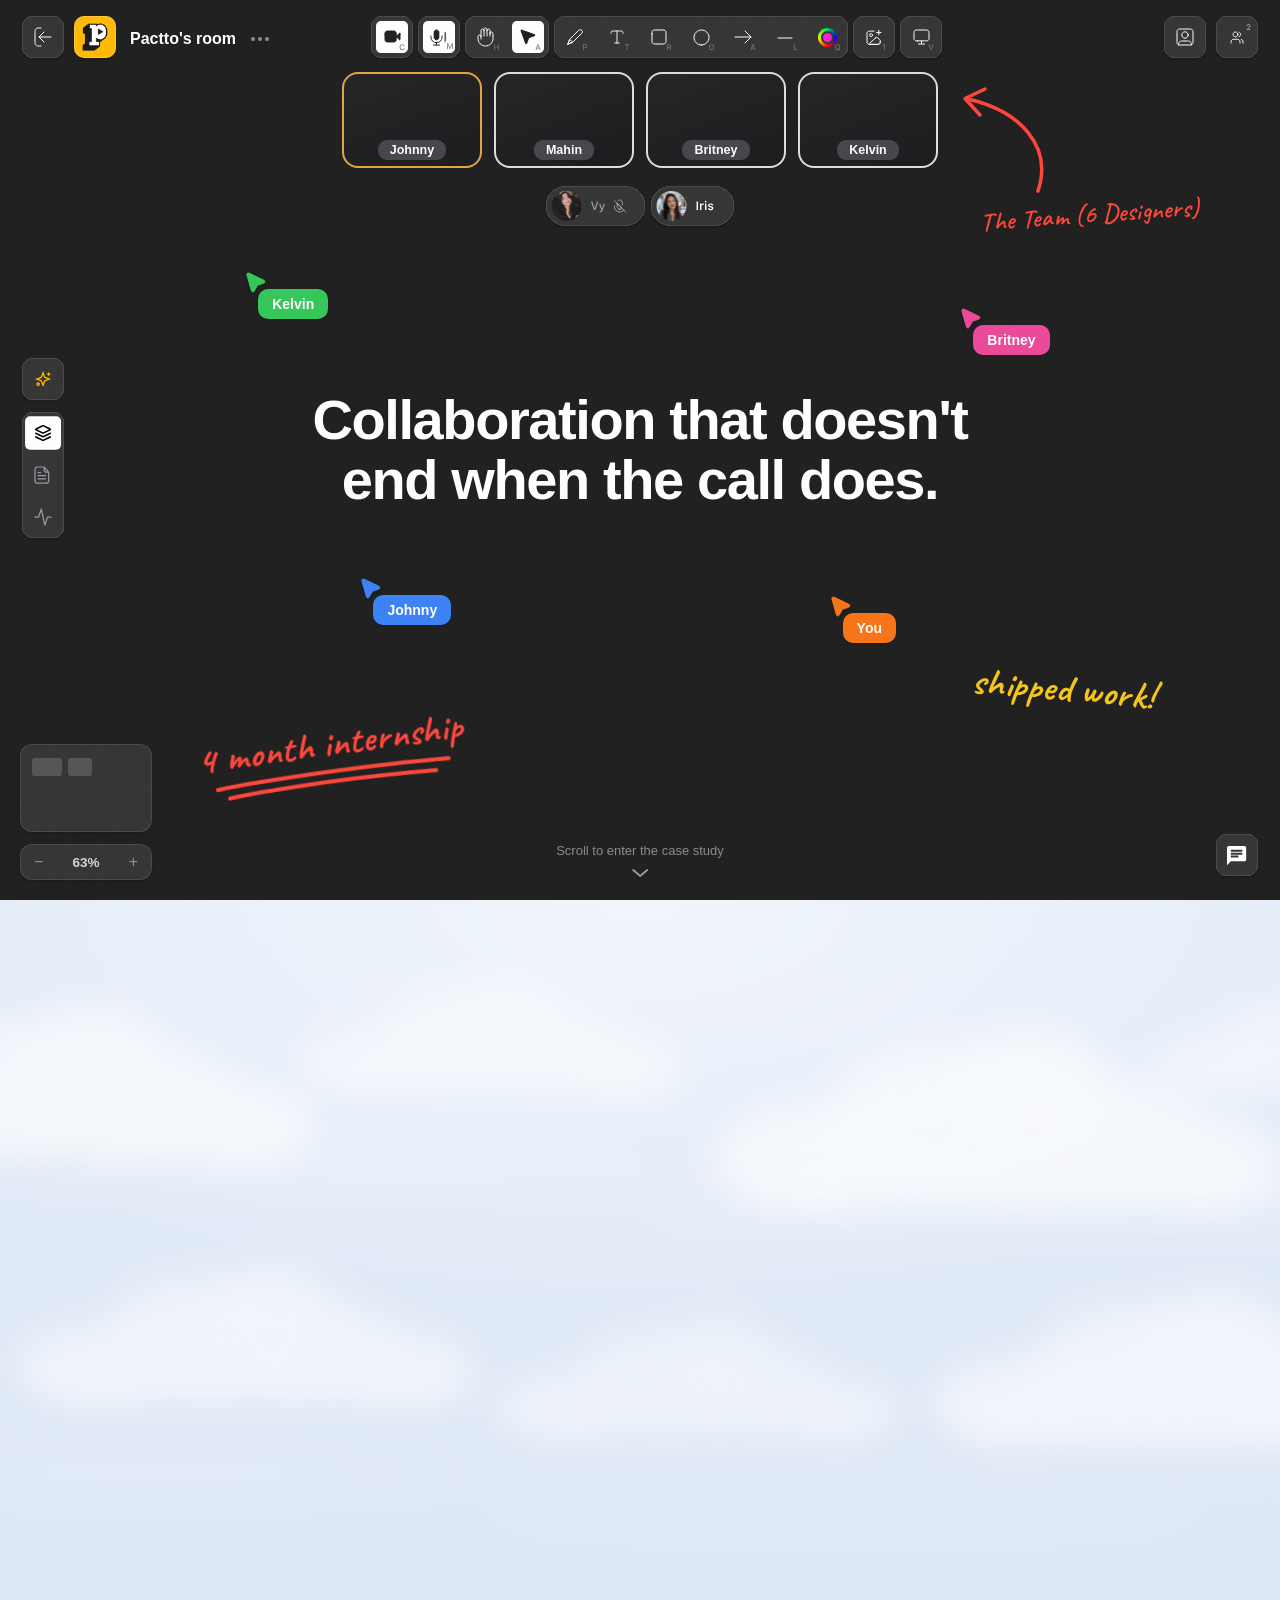
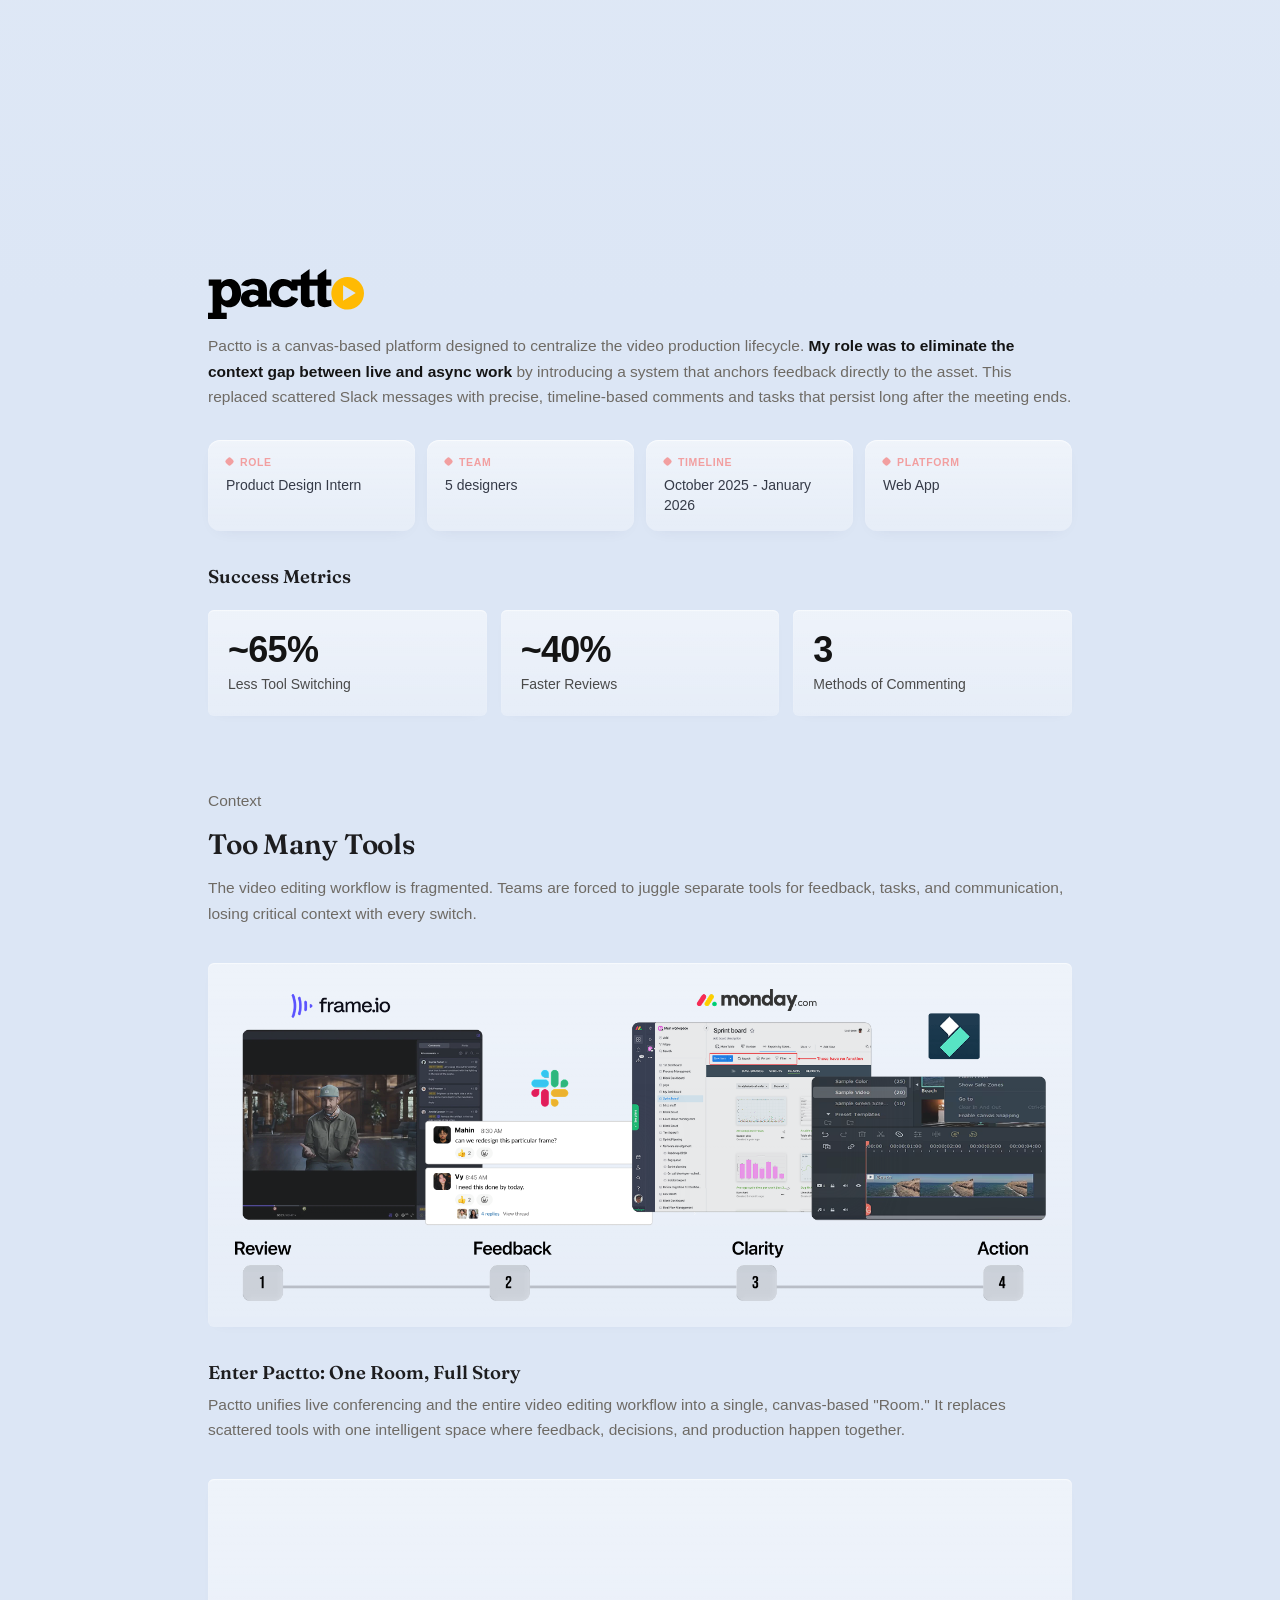
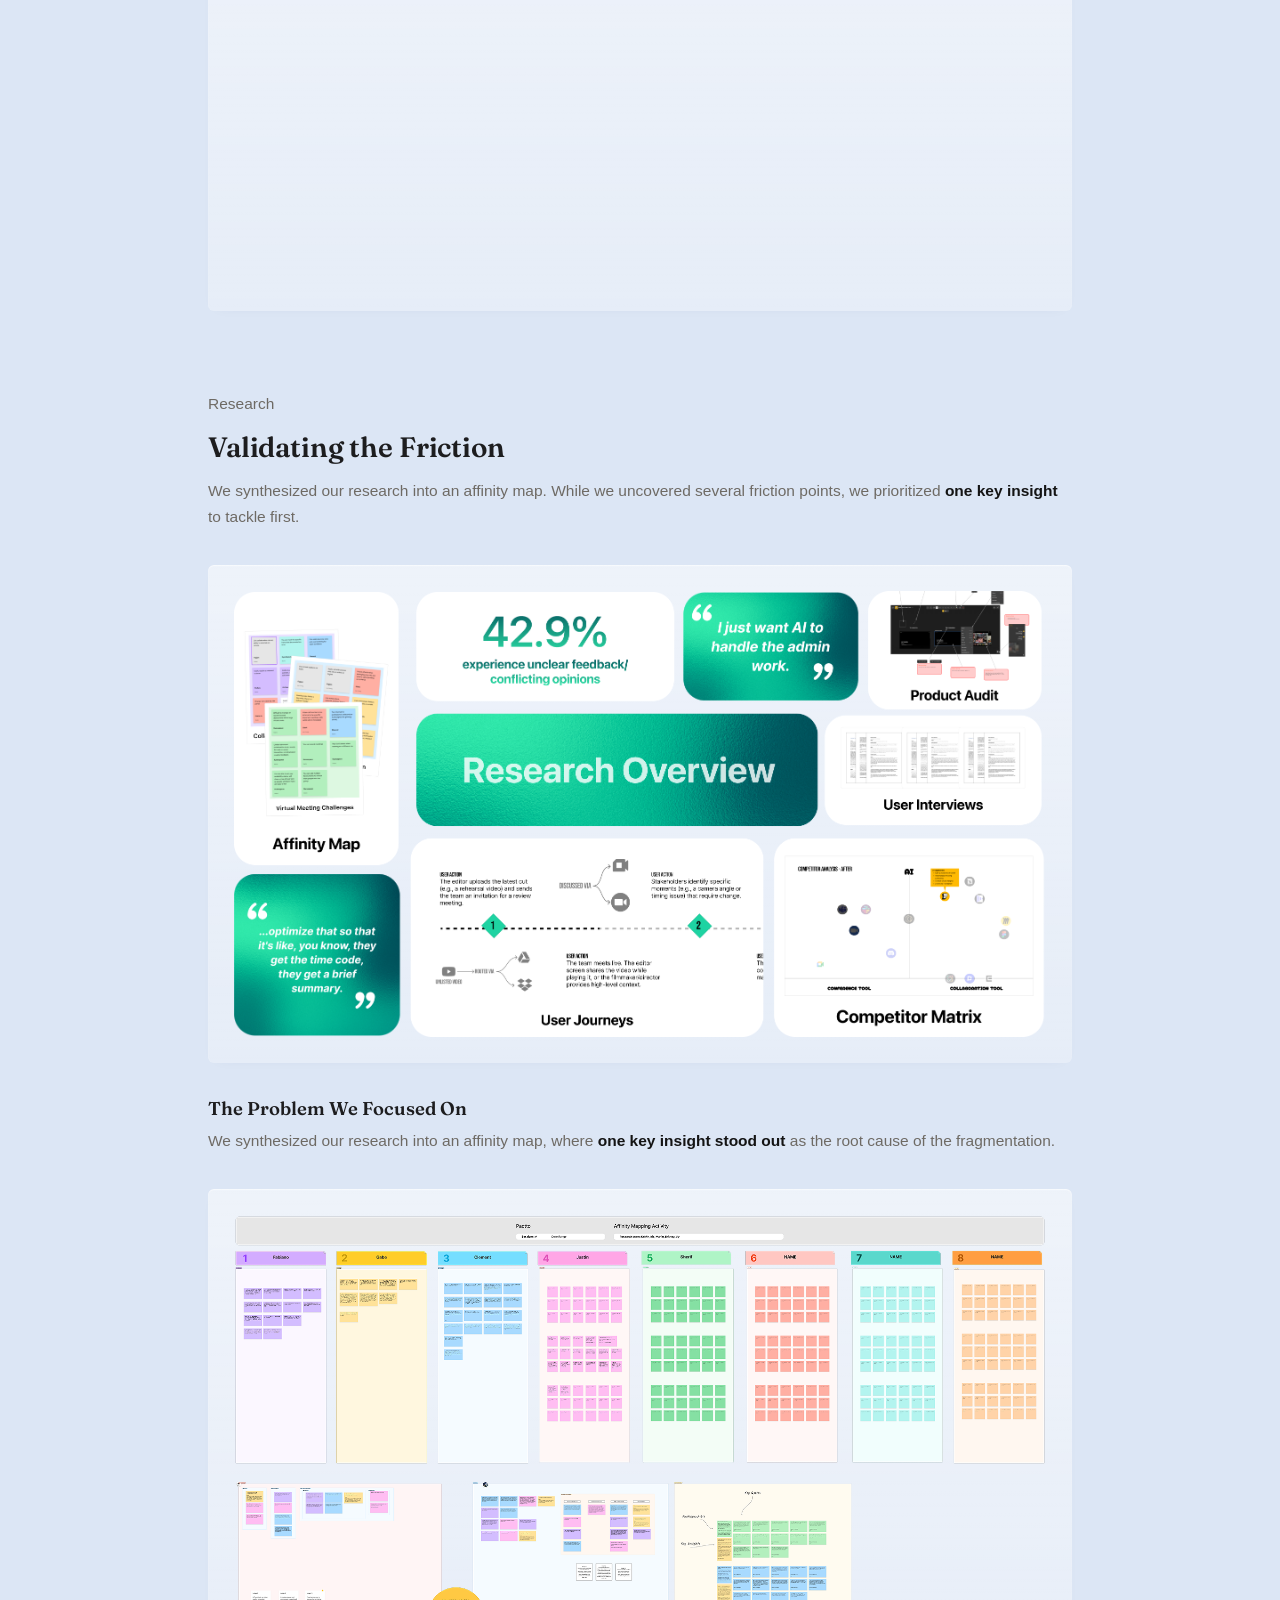
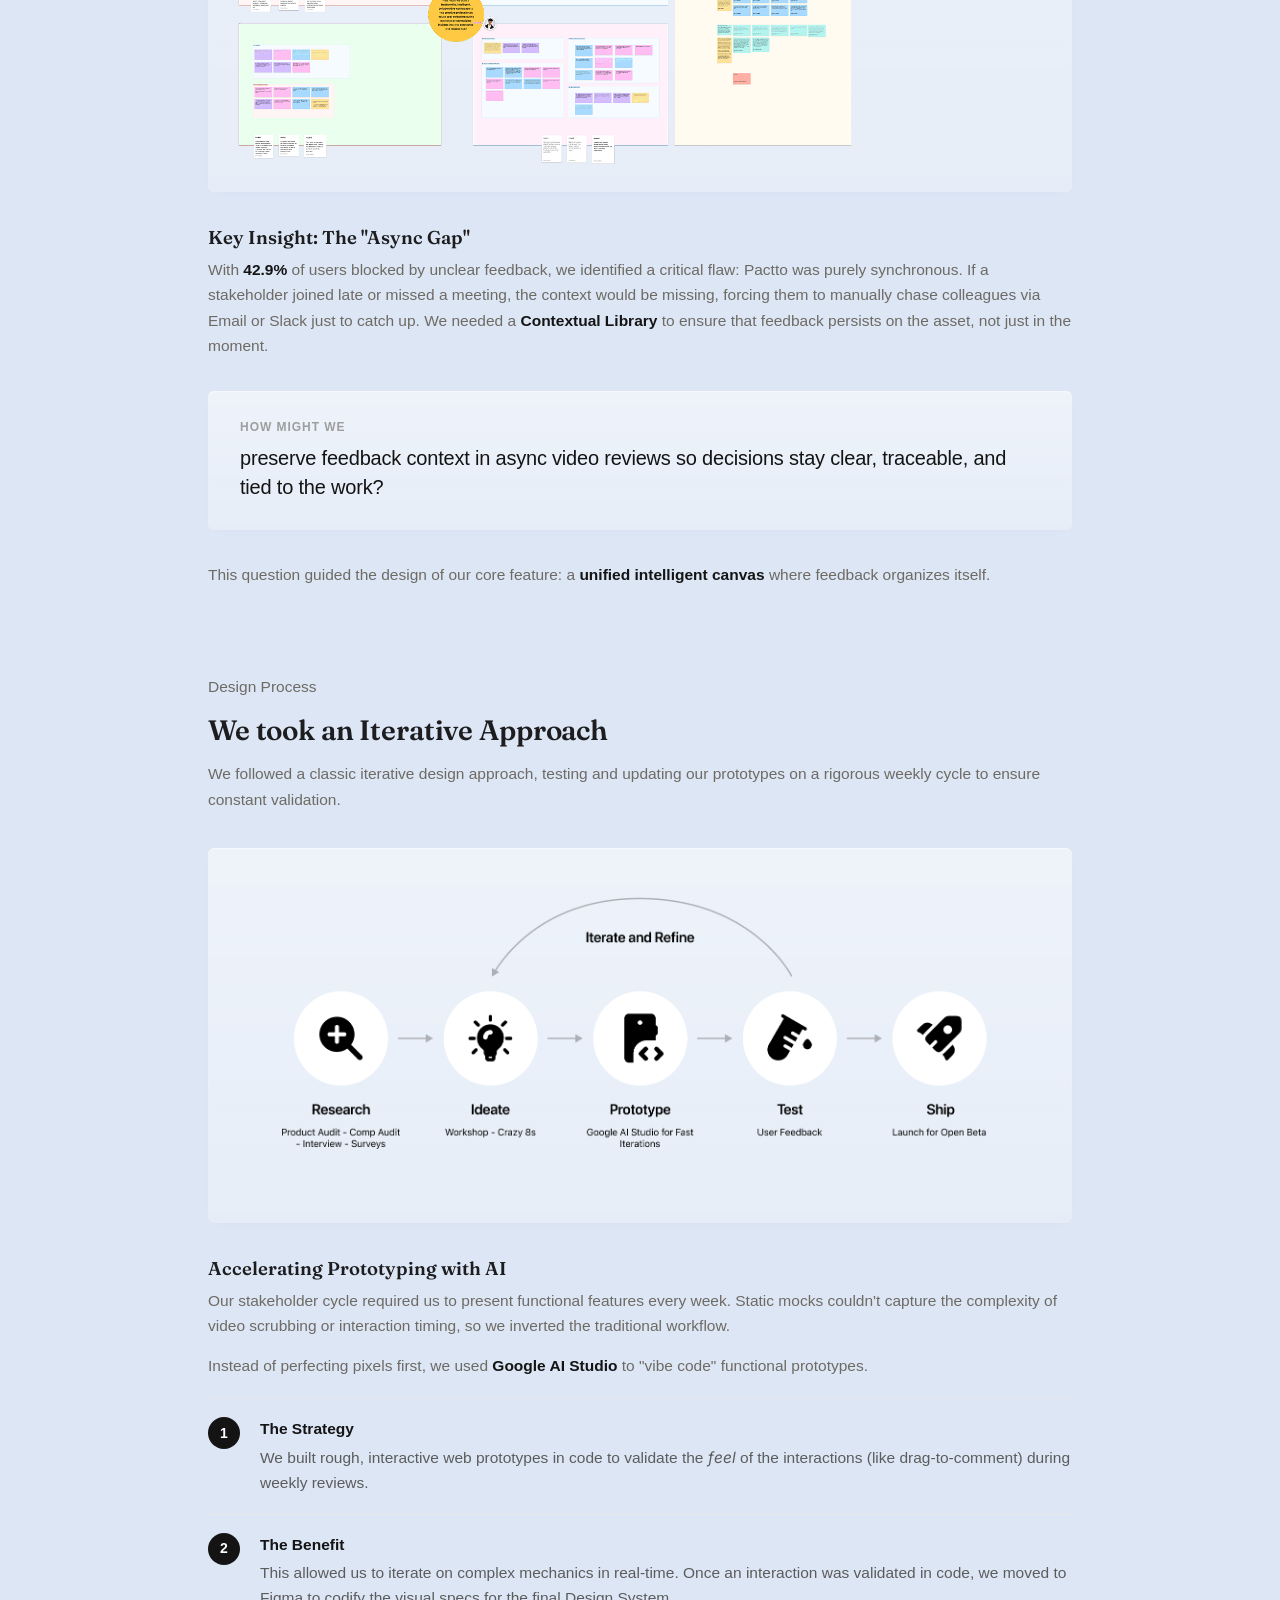
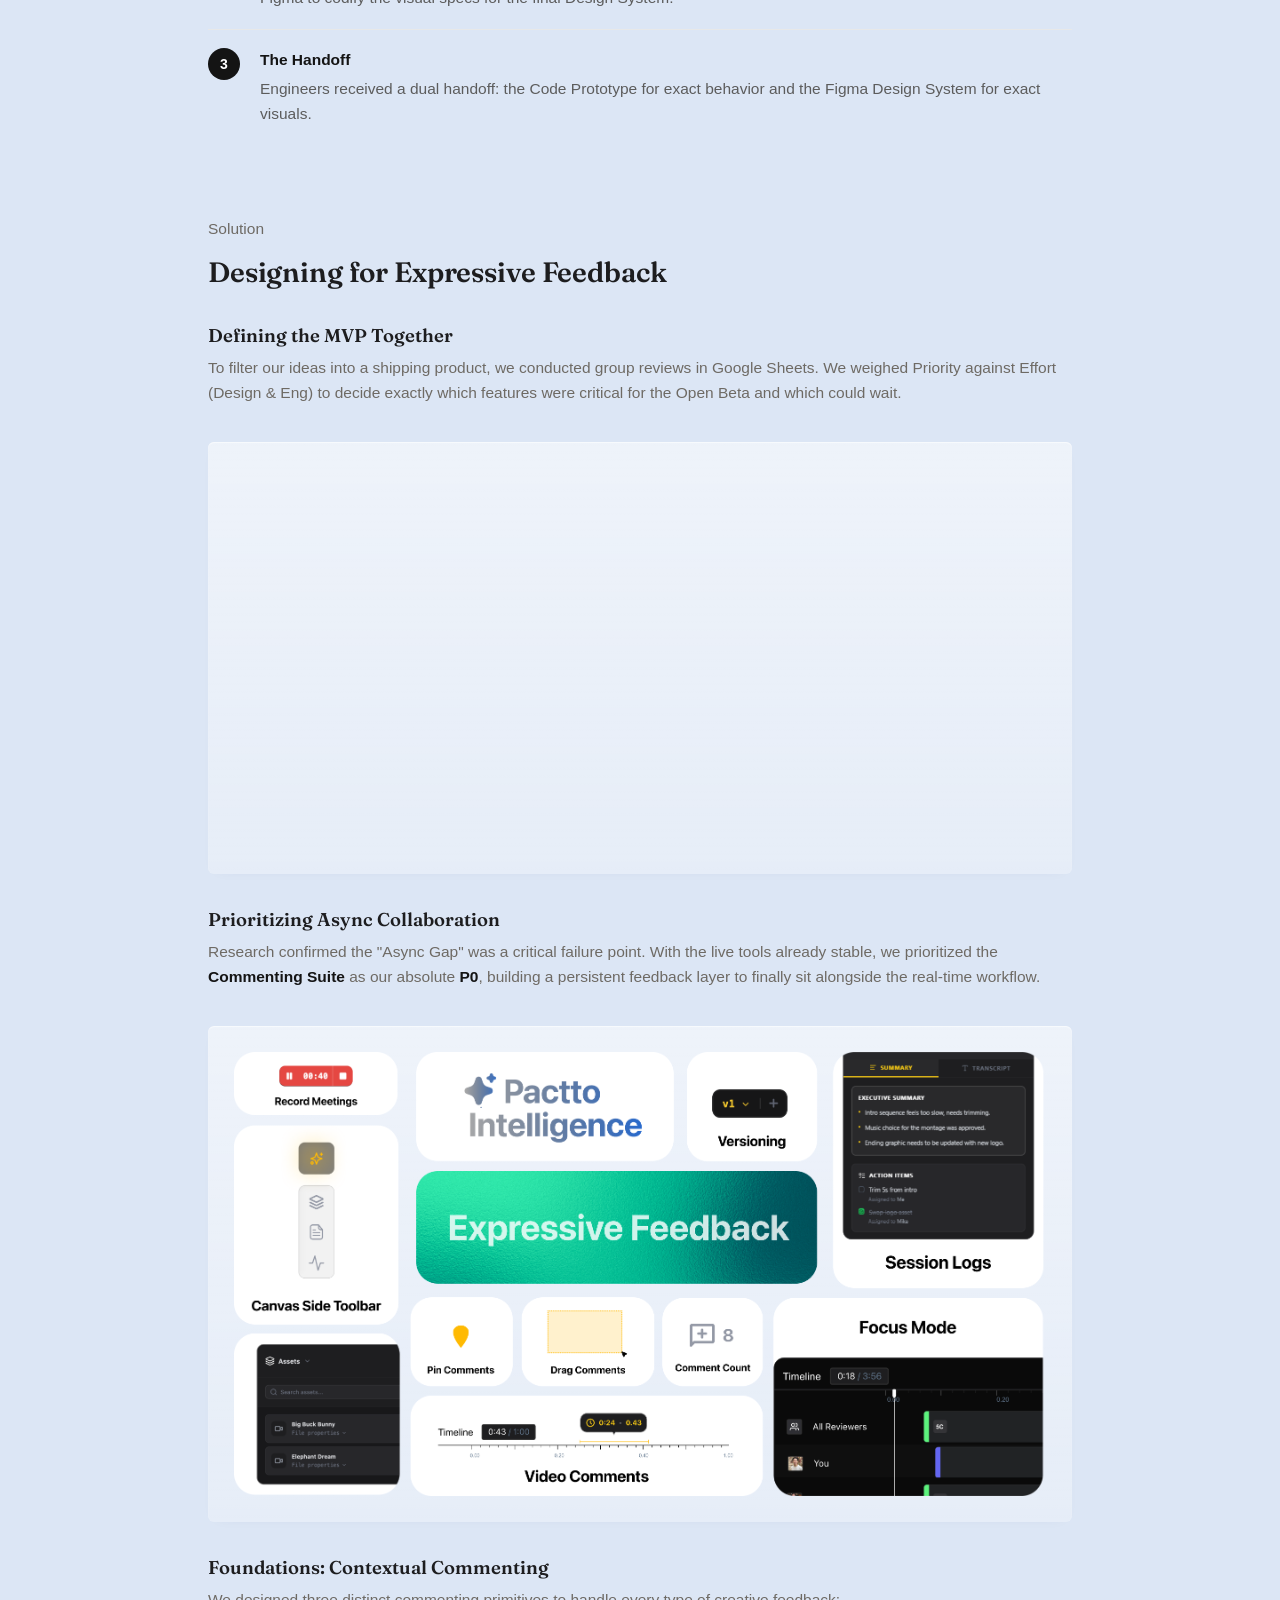
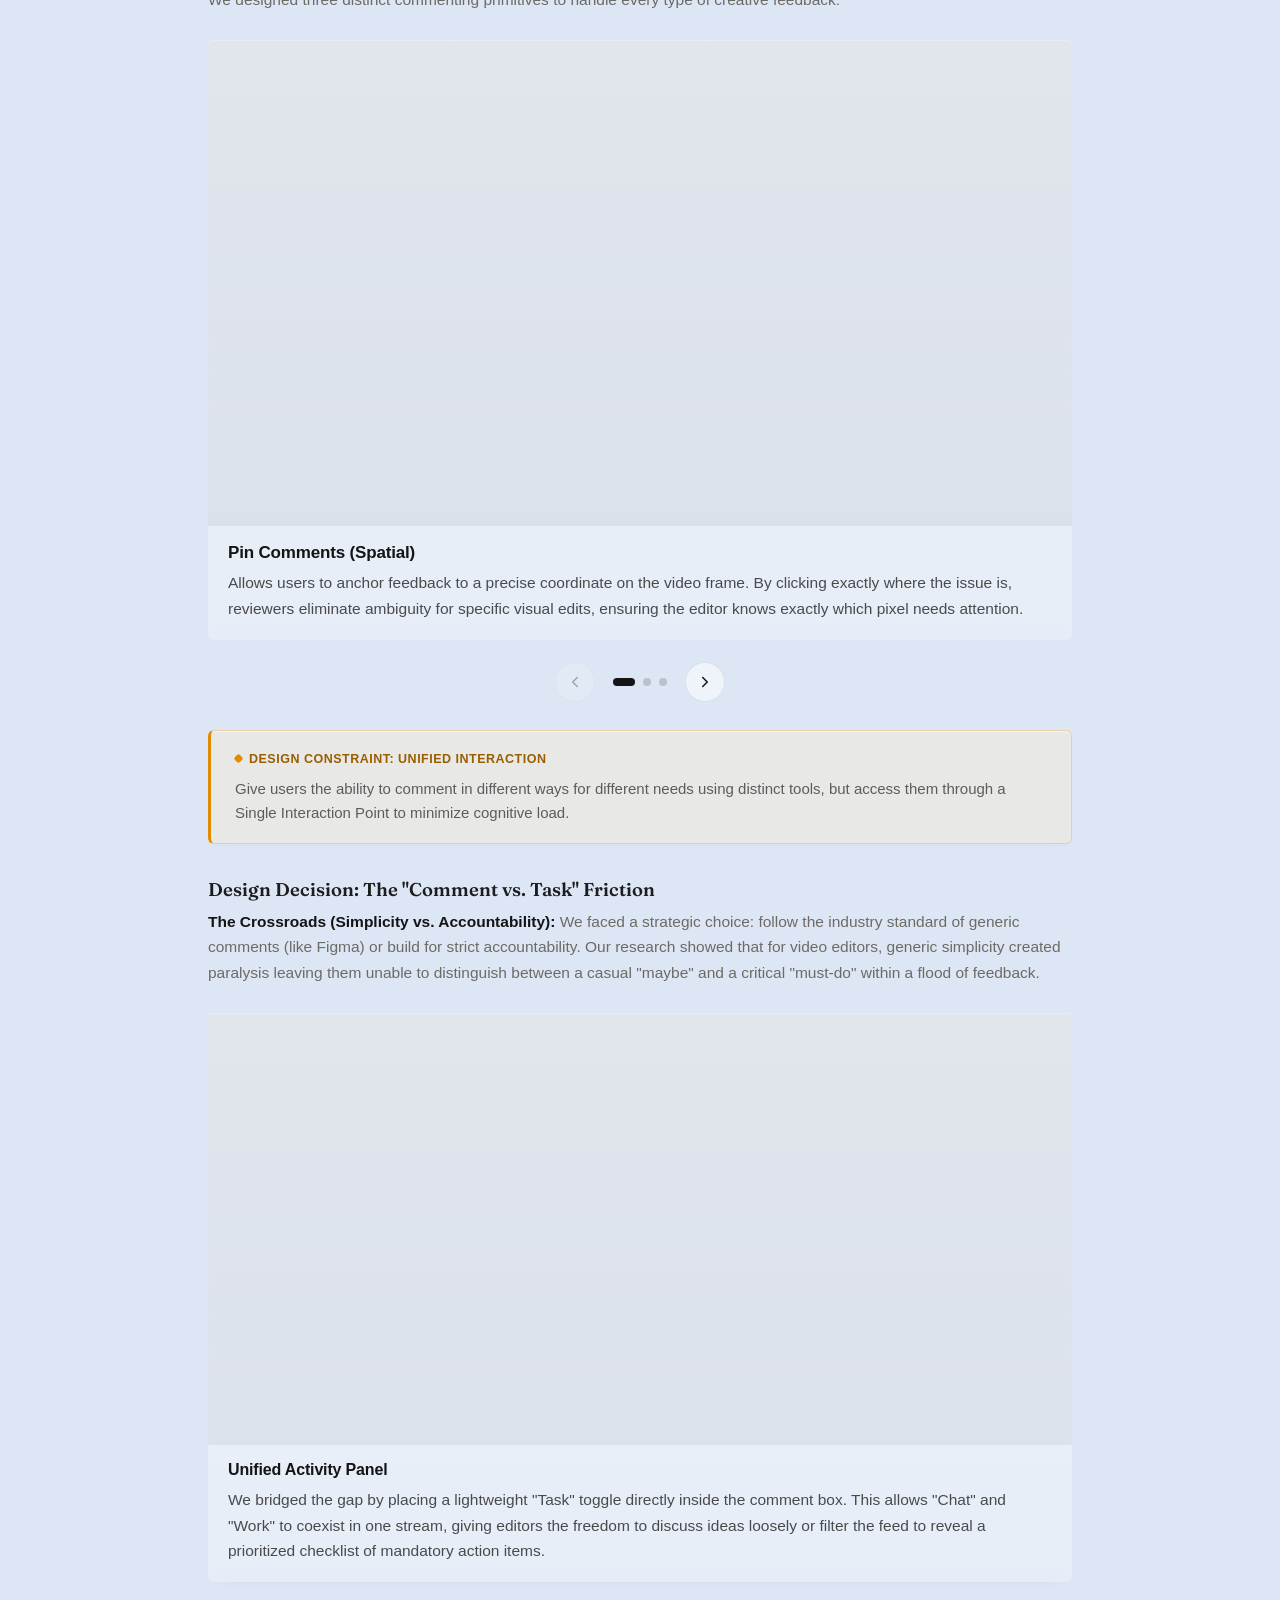
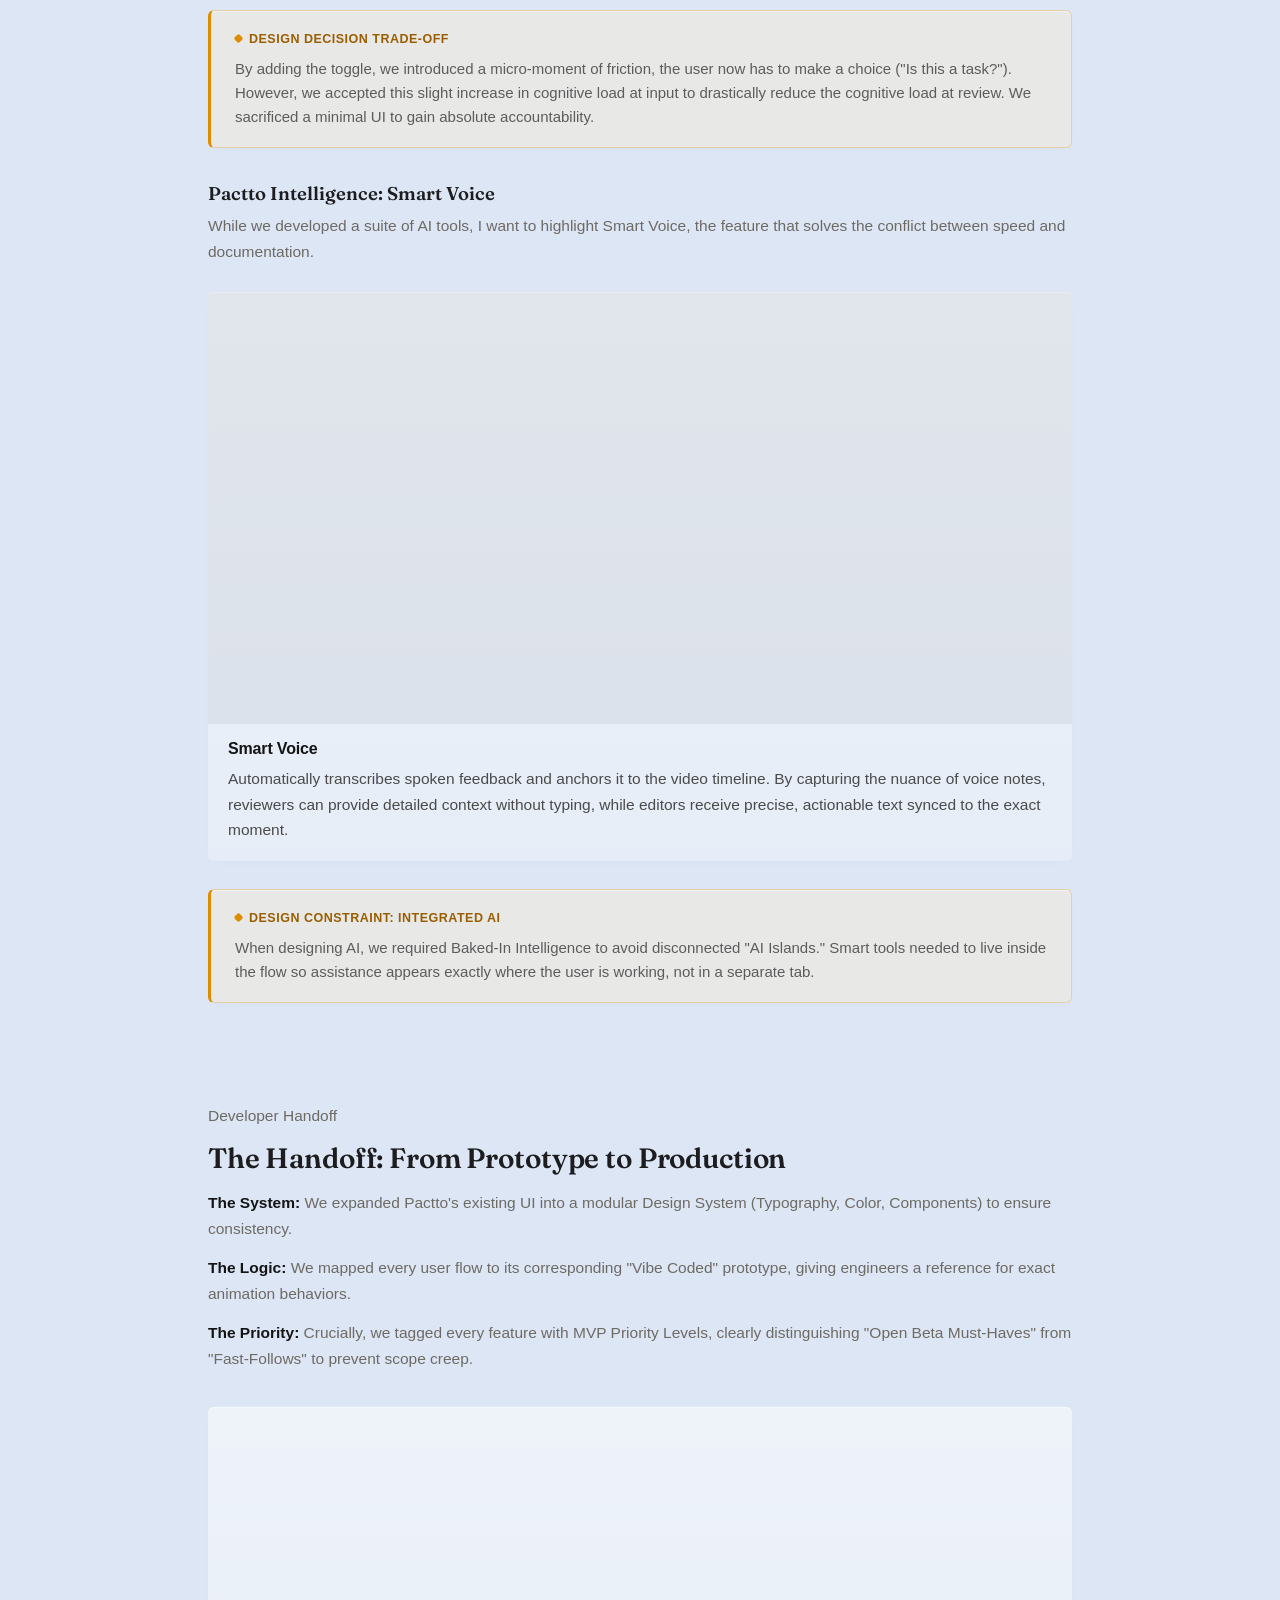
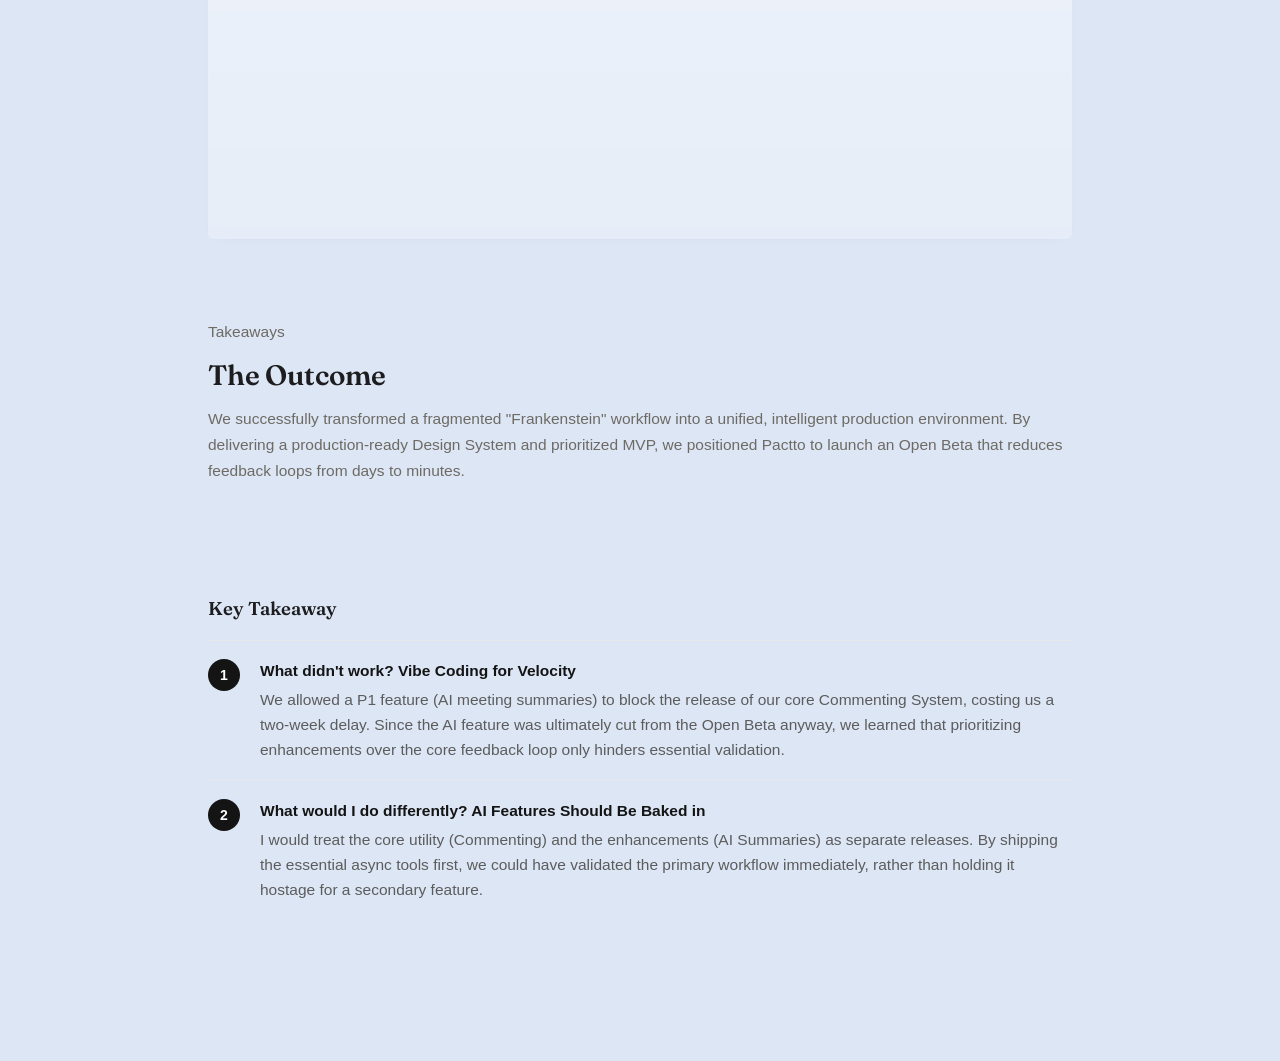
<file: case-study.html>
<!doctype html>
<!-- Made in Framer · framer.com ✨ -->
<!-- Published May 12, 2026, 5:28 PM UTC -->
<html lang="en" data-redirect-timezone="1" dir="ltr">
<head>
	<meta charset="utf-8">
	
	
	
	<!-- Start of headStart -->
    
    <!-- End of headStart -->
	<meta name="viewport" content="width=device-width">
	<meta name="generator" content="Framer fdc01c0">
	<title>Pactto - Mahin Jahan Portfolio</title>
<link rel="icon" type="image/svg+xml" href="favicon.svg">
<!-- Social share preview. NOTE: once a domain exists, set og:image & twitter:image to the FULL absolute URL, e.g. https://yourdomain.com/og-image.png -->
<meta property="og:type" content="website">
<meta property="og:title" content="Pactto - Mahin Jahan">
<meta property="og:description" content="Case study: Pactto, expressive feedback for video production.">
<meta property="og:image" content="https://mahinjahan.com/og-image.png">
<meta property="og:image:width" content="2254">
<meta property="og:image:height" content="1178">
<meta property="og:image:alt" content="Mahin Jahan portfolio">
<meta name="twitter:card" content="summary_large_image">
<meta name="twitter:title" content="Pactto - Mahin Jahan">
<meta name="twitter:description" content="Case study: Pactto, expressive feedback for video production.">
<meta name="twitter:image" content="https://mahinjahan.com/og-image.png">
    <meta name="description" content="Case study: Pactto, expressive feedback for video production. By Mahin Jahan.">
    <meta name="framer-search-index" content="https://framerusercontent.com/sites/2Sf30GShItRIJPkMEB3lbu/searchIndex-v6S0atKR2qyw.json">
    <meta name="framer-search-index-fallback" content="https://framerusercontent.com/sites/2Sf30GShItRIJPkMEB3lbu/searchIndex-FD7C9cBAyrcD.json">
	
	<style data-framer-font-css>/* cyrillic-ext */
@font-face {
  font-family: 'EB Garamond';
  font-style: normal;
  font-weight: 400;
  font-display: swap;
  src: url(https://fonts.gstatic.com/s/ebgaramond/v32/SlGDmQSNjdsmc35JDF1K5E55YMjF_7DPuGi-6_RkCY9_S6w.woff2) format('woff2');
  unicode-range: U+0460-052F, U+1C80-1C8A, U+20B4, U+2DE0-2DFF, U+A640-A69F, U+FE2E-FE2F;
}
/* cyrillic */
@font-face {
  font-family: 'EB Garamond';
  font-style: normal;
  font-weight: 400;
  font-display: swap;
  src: url(https://fonts.gstatic.com/s/ebgaramond/v32/SlGDmQSNjdsmc35JDF1K5E55YMjF_7DPuGi-6_RkAI9_S6w.woff2) format('woff2');
  unicode-range: U+0301, U+0400-045F, U+0490-0491, U+04B0-04B1, U+2116;
}
/* greek-ext */
@font-face {
  font-family: 'EB Garamond';
  font-style: normal;
  font-weight: 400;
  font-display: swap;
  src: url(https://fonts.gstatic.com/s/ebgaramond/v32/SlGDmQSNjdsmc35JDF1K5E55YMjF_7DPuGi-6_RkCI9_S6w.woff2) format('woff2');
  unicode-range: U+1F00-1FFF;
}
/* greek */
@font-face {
  font-family: 'EB Garamond';
  font-style: normal;
  font-weight: 400;
  font-display: swap;
  src: url(https://fonts.gstatic.com/s/ebgaramond/v32/SlGDmQSNjdsmc35JDF1K5E55YMjF_7DPuGi-6_RkB49_S6w.woff2) format('woff2');
  unicode-range: U+0370-0377, U+037A-037F, U+0384-038A, U+038C, U+038E-03A1, U+03A3-03FF;
}
/* vietnamese */
@font-face {
  font-family: 'EB Garamond';
  font-style: normal;
  font-weight: 400;
  font-display: swap;
  src: url(https://fonts.gstatic.com/s/ebgaramond/v32/SlGDmQSNjdsmc35JDF1K5E55YMjF_7DPuGi-6_RkC49_S6w.woff2) format('woff2');
  unicode-range: U+0102-0103, U+0110-0111, U+0128-0129, U+0168-0169, U+01A0-01A1, U+01AF-01B0, U+0300-0301, U+0303-0304, U+0308-0309, U+0323, U+0329, U+1EA0-1EF9, U+20AB;
}
/* latin-ext */
@font-face {
  font-family: 'EB Garamond';
  font-style: normal;
  font-weight: 400;
  font-display: swap;
  src: url(https://fonts.gstatic.com/s/ebgaramond/v32/SlGDmQSNjdsmc35JDF1K5E55YMjF_7DPuGi-6_RkCo9_S6w.woff2) format('woff2');
  unicode-range: U+0100-02BA, U+02BD-02C5, U+02C7-02CC, U+02CE-02D7, U+02DD-02FF, U+0304, U+0308, U+0329, U+1D00-1DBF, U+1E00-1E9F, U+1EF2-1EFF, U+2020, U+20A0-20AB, U+20AD-20C0, U+2113, U+2C60-2C7F, U+A720-A7FF;
}
/* latin */
@font-face {
  font-family: 'EB Garamond';
  font-style: normal;
  font-weight: 400;
  font-display: swap;
  src: url(https://fonts.gstatic.com/s/ebgaramond/v32/SlGDmQSNjdsmc35JDF1K5E55YMjF_7DPuGi-6_RkBI9_.woff2) format('woff2');
  unicode-range: U+0000-00FF, U+0131, U+0152-0153, U+02BB-02BC, U+02C6, U+02DA, U+02DC, U+0304, U+0308, U+0329, U+2000-206F, U+20AC, U+2122, U+2191, U+2193, U+2212, U+2215, U+FEFF, U+FFFD;
}
/* cyrillic */
@font-face {
  font-family: 'Geist';
  font-style: normal;
  font-weight: 600;
  font-display: swap;
  src: url(https://fonts.gstatic.com/s/geist/v4/gyBhhwUxId8gMGYQMKR3pzfaWI_RQuQInpna-1Q.woff2) format('woff2');
  unicode-range: U+0301, U+0400-045F, U+0490-0491, U+04B0-04B1, U+2116;
}
/* latin-ext */
@font-face {
  font-family: 'Geist';
  font-style: normal;
  font-weight: 600;
  font-display: swap;
  src: url(https://fonts.gstatic.com/s/geist/v4/gyBhhwUxId8gMGYQMKR3pzfaWI_RQuQIlJna-1Q.woff2) format('woff2');
  unicode-range: U+0100-02BA, U+02BD-02C5, U+02C7-02CC, U+02CE-02D7, U+02DD-02FF, U+0304, U+0308, U+0329, U+1D00-1DBF, U+1E00-1E9F, U+1EF2-1EFF, U+2020, U+20A0-20AB, U+20AD-20C0, U+2113, U+2C60-2C7F, U+A720-A7FF;
}
/* latin */
@font-face {
  font-family: 'Geist';
  font-style: normal;
  font-weight: 600;
  font-display: swap;
  src: url(https://fonts.gstatic.com/s/geist/v4/gyBhhwUxId8gMGYQMKR3pzfaWI_RQuQImpna.woff2) format('woff2');
  unicode-range: U+0000-00FF, U+0131, U+0152-0153, U+02BB-02BC, U+02C6, U+02DA, U+02DC, U+0304, U+0308, U+0329, U+2000-206F, U+20AC, U+2122, U+2191, U+2193, U+2212, U+2215, U+FEFF, U+FFFD;
}
/* cyrillic-ext */
@font-face {
  font-family: 'IBM Plex Mono';
  font-style: normal;
  font-weight: 400;
  src: url(https://fonts.gstatic.com/s/ibmplexmono/v20/-F63fjptAgt5VM-kVkqdyU8n1iIq129k.woff2) format('woff2');
  unicode-range: U+0460-052F, U+1C80-1C8A, U+20B4, U+2DE0-2DFF, U+A640-A69F, U+FE2E-FE2F;
}
/* cyrillic */
@font-face {
  font-family: 'IBM Plex Mono';
  font-style: normal;
  font-weight: 400;
  src: url(https://fonts.gstatic.com/s/ibmplexmono/v20/-F63fjptAgt5VM-kVkqdyU8n1isq129k.woff2) format('woff2');
  unicode-range: U+0301, U+0400-045F, U+0490-0491, U+04B0-04B1, U+2116;
}
/* vietnamese */
@font-face {
  font-family: 'IBM Plex Mono';
  font-style: normal;
  font-weight: 400;
  src: url(https://fonts.gstatic.com/s/ibmplexmono/v20/-F63fjptAgt5VM-kVkqdyU8n1iAq129k.woff2) format('woff2');
  unicode-range: U+0102-0103, U+0110-0111, U+0128-0129, U+0168-0169, U+01A0-01A1, U+01AF-01B0, U+0300-0301, U+0303-0304, U+0308-0309, U+0323, U+0329, U+1EA0-1EF9, U+20AB;
}
/* latin-ext */
@font-face {
  font-family: 'IBM Plex Mono';
  font-style: normal;
  font-weight: 400;
  src: url(https://fonts.gstatic.com/s/ibmplexmono/v20/-F63fjptAgt5VM-kVkqdyU8n1iEq129k.woff2) format('woff2');
  unicode-range: U+0100-02BA, U+02BD-02C5, U+02C7-02CC, U+02CE-02D7, U+02DD-02FF, U+0304, U+0308, U+0329, U+1D00-1DBF, U+1E00-1E9F, U+1EF2-1EFF, U+2020, U+20A0-20AB, U+20AD-20C0, U+2113, U+2C60-2C7F, U+A720-A7FF;
}
/* latin */
@font-face {
  font-family: 'IBM Plex Mono';
  font-style: normal;
  font-weight: 400;
  src: url(https://fonts.gstatic.com/s/ibmplexmono/v20/-F63fjptAgt5VM-kVkqdyU8n1i8q1w.woff2) format('woff2');
  unicode-range: U+0000-00FF, U+0131, U+0152-0153, U+02BB-02BC, U+02C6, U+02DA, U+02DC, U+0304, U+0308, U+0329, U+2000-206F, U+20AC, U+2122, U+2191, U+2193, U+2212, U+2215, U+FEFF, U+FFFD;
}

@font-face { font-family: "Geist"; src: url("https://fonts.gstatic.com/s/geist/v4/gyBhhwUxId8gMGYQMKR3pzfaWI_RnOM4mJPby1QNtA.woff2"); font-display: swap; font-style: normal; font-weight: 400 }
@font-face { font-family: "Geist"; src: url("https://fonts.gstatic.com/s/geist/v4/gyBhhwUxId8gMGYQMKR3pzfaWI_RruM4mJPby1QNtA.woff2"); font-display: swap; font-style: normal; font-weight: 500 }
@font-face { font-family: "Geist Variable"; src: url("https://fonts.gstatic.com/s/geist/v4/gyByhwUxId8gMHweElSvO5Tc.woff2"); font-display: swap; font-style: normal; font-weight: 400 }
@font-face { font-family: "Geist"; src: url("https://fonts.gstatic.com/s/geist/v4/gyBhhwUxId8gMGYQMKR3pzfaWI_Re-Q4mJPby1QNtA.woff2"); font-display: swap; font-style: normal; font-weight: 700 }
@font-face { font-family: "Geist"; src: url("https://fonts.gstatic.com/s/geist/v4/gyBhhwUxId8gMGYQMKR3pzfaWI_RwuM4mJPby1QNtA.woff2"); font-display: swap; font-style: normal; font-weight: 300 }
@font-face { font-family: "Proxima Nova Regular"; src: url("https://framerusercontent.com/assets/X32dWXNPyFw5z1T7G88WTtzPE.woff2"); font-display: swap; font-style: normal; font-weight: 400 }
@font-face { font-family: "Proxima Nova Semibold"; src: url("https://framerusercontent.com/assets/lS1iu9JfVYaydpxSTTBk64JiU.woff2"); font-display: swap; font-style: normal; font-weight: 600 }
@font-face { font-family: "Proxima Nova Medium"; src: url("https://framerusercontent.com/assets/8HELGld2l4lO4kpGmM11ihtKviI.woff2"); font-display: swap; font-style: normal; font-weight: 500 }
@font-face { font-family: "Proxima Nova Medium"; src: url("https://framerusercontent.com/assets/8HELGld2l4lO4kpGmM11ihtKviI.woff2"); font-display: swap }
@font-face { font-family: "Proxima Nova Regular"; src: url("https://framerusercontent.com/assets/X32dWXNPyFw5z1T7G88WTtzPE.woff2"); font-display: swap }
@font-face { font-family: "Inter"; src: url("https://framerusercontent.com/assets/5A3Ce6C9YYmCjpQx9M4inSaKU.woff2"); font-display: swap; font-style: normal; font-weight: 500; unicode-range: U+0460-052F, U+1C80-1C88, U+20B4, U+2DE0-2DFF, U+A640-A69F, U+FE2E-FE2F }
@font-face { font-family: "Inter"; src: url("https://framerusercontent.com/assets/Qx95Xyt0Ka3SGhinnbXIGpEIyP4.woff2"); font-display: swap; font-style: normal; font-weight: 500; unicode-range: U+0301, U+0400-045F, U+0490-0491, U+04B0-04B1, U+2116 }
@font-face { font-family: "Inter"; src: url("https://framerusercontent.com/assets/6mJuEAguuIuMog10gGvH5d3cl8.woff2"); font-display: swap; font-style: normal; font-weight: 500; unicode-range: U+1F00-1FFF }
@font-face { font-family: "Inter"; src: url("https://framerusercontent.com/assets/xYYWaj7wCU5zSQH0eXvSaS19wo.woff2"); font-display: swap; font-style: normal; font-weight: 500; unicode-range: U+0370-03FF }
@font-face { font-family: "Inter"; src: url("https://framerusercontent.com/assets/otTaNuNpVK4RbdlT7zDDdKvQBA.woff2"); font-display: swap; font-style: normal; font-weight: 500; unicode-range: U+0100-024F, U+0259, U+1E00-1EFF, U+2020, U+20A0-20AB, U+20AD-20CF, U+2113, U+2C60-2C7F, U+A720-A7FF }
@font-face { font-family: "Inter"; src: url("https://framerusercontent.com/assets/UjlFhCnUjxhNfep4oYBPqnEssyo.woff2"); font-display: swap; font-style: normal; font-weight: 500; unicode-range: U+0000-00FF, U+0131, U+0152-0153, U+02BB-02BC, U+02C6, U+02DA, U+02DC, U+2000-206F, U+2070, U+2074-207E, U+2080-208E, U+20AC, U+2122, U+2191, U+2193, U+2212, U+2215, U+FEFF, U+FFFD }
@font-face { font-family: "Inter"; src: url("https://framerusercontent.com/assets/DolVirEGb34pEXEp8t8FQBSK4.woff2"); font-display: swap; font-style: normal; font-weight: 500; unicode-range: U+0102-0103, U+0110-0111, U+0128-0129, U+0168-0169, U+01A0-01A1, U+01AF-01B0, U+1EA0-1EF9, U+20AB }
@font-face { font-family: "Inter"; src: url("https://framerusercontent.com/assets/5vvr9Vy74if2I6bQbJvbw7SY1pQ.woff2"); font-display: swap; font-style: normal; font-weight: 400; unicode-range: U+0460-052F, U+1C80-1C88, U+20B4, U+2DE0-2DFF, U+A640-A69F, U+FE2E-FE2F }
@font-face { font-family: "Inter"; src: url("https://framerusercontent.com/assets/EOr0mi4hNtlgWNn9if640EZzXCo.woff2"); font-display: swap; font-style: normal; font-weight: 400; unicode-range: U+0301, U+0400-045F, U+0490-0491, U+04B0-04B1, U+2116 }
@font-face { font-family: "Inter"; src: url("https://framerusercontent.com/assets/Y9k9QrlZAqio88Klkmbd8VoMQc.woff2"); font-display: swap; font-style: normal; font-weight: 400; unicode-range: U+1F00-1FFF }
@font-face { font-family: "Inter"; src: url("https://framerusercontent.com/assets/OYrD2tBIBPvoJXiIHnLoOXnY9M.woff2"); font-display: swap; font-style: normal; font-weight: 400; unicode-range: U+0370-03FF }
@font-face { font-family: "Inter"; src: url("https://framerusercontent.com/assets/JeYwfuaPfZHQhEG8U5gtPDZ7WQ.woff2"); font-display: swap; font-style: normal; font-weight: 400; unicode-range: U+0100-024F, U+0259, U+1E00-1EFF, U+2020, U+20A0-20AB, U+20AD-20CF, U+2113, U+2C60-2C7F, U+A720-A7FF }
@font-face { font-family: "Inter"; src: url("https://framerusercontent.com/assets/GrgcKwrN6d3Uz8EwcLHZxwEfC4.woff2"); font-display: swap; font-style: normal; font-weight: 400; unicode-range: U+0000-00FF, U+0131, U+0152-0153, U+02BB-02BC, U+02C6, U+02DA, U+02DC, U+2000-206F, U+2070, U+2074-207E, U+2080-208E, U+20AC, U+2122, U+2191, U+2193, U+2212, U+2215, U+FEFF, U+FFFD }
@font-face { font-family: "Inter"; src: url("https://framerusercontent.com/assets/b6Y37FthZeALduNqHicBT6FutY.woff2"); font-display: swap; font-style: normal; font-weight: 400; unicode-range: U+0102-0103, U+0110-0111, U+0128-0129, U+0168-0169, U+01A0-01A1, U+01AF-01B0, U+1EA0-1EF9, U+20AB }
@font-face { font-family: "Inter"; src: url("https://framerusercontent.com/assets/hyOgCu0Xnghbimh0pE8QTvtt2AU.woff2"); font-display: swap; font-style: normal; font-weight: 600; unicode-range: U+0460-052F, U+1C80-1C88, U+20B4, U+2DE0-2DFF, U+A640-A69F, U+FE2E-FE2F }
@font-face { font-family: "Inter"; src: url("https://framerusercontent.com/assets/NeGmSOXrPBfEFIy5YZeHq17LEDA.woff2"); font-display: swap; font-style: normal; font-weight: 600; unicode-range: U+0301, U+0400-045F, U+0490-0491, U+04B0-04B1, U+2116 }
@font-face { font-family: "Inter"; src: url("https://framerusercontent.com/assets/oYaAX5himiTPYuN8vLWnqBbfD2s.woff2"); font-display: swap; font-style: normal; font-weight: 600; unicode-range: U+1F00-1FFF }
@font-face { font-family: "Inter"; src: url("https://framerusercontent.com/assets/lEJLP4R0yuCaMCjSXYHtJw72M.woff2"); font-display: swap; font-style: normal; font-weight: 600; unicode-range: U+0370-03FF }
@font-face { font-family: "Inter"; src: url("https://framerusercontent.com/assets/cRJyLNuTJR5jbyKzGi33wU9cqIQ.woff2"); font-display: swap; font-style: normal; font-weight: 600; unicode-range: U+0100-024F, U+0259, U+1E00-1EFF, U+2020, U+20A0-20AB, U+20AD-20CF, U+2113, U+2C60-2C7F, U+A720-A7FF }
@font-face { font-family: "Inter"; src: url("https://framerusercontent.com/assets/yDtI2UI8XcEg1W2je9XPN3Noo.woff2"); font-display: swap; font-style: normal; font-weight: 600; unicode-range: U+0000-00FF, U+0131, U+0152-0153, U+02BB-02BC, U+02C6, U+02DA, U+02DC, U+2000-206F, U+2070, U+2074-207E, U+2080-208E, U+20AC, U+2122, U+2191, U+2193, U+2212, U+2215, U+FEFF, U+FFFD }
@font-face { font-family: "Inter"; src: url("https://framerusercontent.com/assets/A0Wcc7NgXMjUuFdquHDrIZpzZw0.woff2"); font-display: swap; font-style: normal; font-weight: 600; unicode-range: U+0102-0103, U+0110-0111, U+0128-0129, U+0168-0169, U+01A0-01A1, U+01AF-01B0, U+1EA0-1EF9, U+20AB }
@font-face { font-family: "Inter"; src: url("https://framerusercontent.com/assets/DpPBYI0sL4fYLgAkX8KXOPVt7c.woff2"); font-display: swap; font-style: normal; font-weight: 700; unicode-range: U+0460-052F, U+1C80-1C88, U+20B4, U+2DE0-2DFF, U+A640-A69F, U+FE2E-FE2F }
@font-face { font-family: "Inter"; src: url("https://framerusercontent.com/assets/4RAEQdEOrcnDkhHiiCbJOw92Lk.woff2"); font-display: swap; font-style: normal; font-weight: 700; unicode-range: U+0301, U+0400-045F, U+0490-0491, U+04B0-04B1, U+2116 }
@font-face { font-family: "Inter"; src: url("https://framerusercontent.com/assets/1K3W8DizY3v4emK8Mb08YHxTbs.woff2"); font-display: swap; font-style: normal; font-weight: 700; unicode-range: U+1F00-1FFF }
@font-face { font-family: "Inter"; src: url("https://framerusercontent.com/assets/tUSCtfYVM1I1IchuyCwz9gDdQ.woff2"); font-display: swap; font-style: normal; font-weight: 700; unicode-range: U+0370-03FF }
@font-face { font-family: "Inter"; src: url("https://framerusercontent.com/assets/VgYFWiwsAC5OYxAycRXXvhze58.woff2"); font-display: swap; font-style: normal; font-weight: 700; unicode-range: U+0100-024F, U+0259, U+1E00-1EFF, U+2020, U+20A0-20AB, U+20AD-20CF, U+2113, U+2C60-2C7F, U+A720-A7FF }
@font-face { font-family: "Inter"; src: url("https://framerusercontent.com/assets/syRNPWzAMIrcJ3wIlPIP43KjQs.woff2"); font-display: swap; font-style: normal; font-weight: 700; unicode-range: U+0000-00FF, U+0131, U+0152-0153, U+02BB-02BC, U+02C6, U+02DA, U+02DC, U+2000-206F, U+2070, U+2074-207E, U+2080-208E, U+20AC, U+2122, U+2191, U+2193, U+2212, U+2215, U+FEFF, U+FFFD }
@font-face { font-family: "Inter"; src: url("https://framerusercontent.com/assets/GIryZETIX4IFypco5pYZONKhJIo.woff2"); font-display: swap; font-style: normal; font-weight: 700; unicode-range: U+0102-0103, U+0110-0111, U+0128-0129, U+0168-0169, U+01A0-01A1, U+01AF-01B0, U+1EA0-1EF9, U+20AB }
@font-face { font-family: "Inter"; src: url("https://framerusercontent.com/assets/H89BbHkbHDzlxZzxi8uPzTsp90.woff2"); font-display: swap; font-style: italic; font-weight: 700; unicode-range: U+0460-052F, U+1C80-1C88, U+20B4, U+2DE0-2DFF, U+A640-A69F, U+FE2E-FE2F }
@font-face { font-family: "Inter"; src: url("https://framerusercontent.com/assets/u6gJwDuwB143kpNK1T1MDKDWkMc.woff2"); font-display: swap; font-style: italic; font-weight: 700; unicode-range: U+0301, U+0400-045F, U+0490-0491, U+04B0-04B1, U+2116 }
@font-face { font-family: "Inter"; src: url("https://framerusercontent.com/assets/43sJ6MfOPh1LCJt46OvyDuSbA6o.woff2"); font-display: swap; font-style: italic; font-weight: 700; unicode-range: U+1F00-1FFF }
@font-face { font-family: "Inter"; src: url("https://framerusercontent.com/assets/wccHG0r4gBDAIRhfHiOlq6oEkqw.woff2"); font-display: swap; font-style: italic; font-weight: 700; unicode-range: U+0370-03FF }
@font-face { font-family: "Inter"; src: url("https://framerusercontent.com/assets/WZ367JPwf9bRW6LdTHN8rXgSjw.woff2"); font-display: swap; font-style: italic; font-weight: 700; unicode-range: U+0100-024F, U+0259, U+1E00-1EFF, U+2020, U+20A0-20AB, U+20AD-20CF, U+2113, U+2C60-2C7F, U+A720-A7FF }
@font-face { font-family: "Inter"; src: url("https://framerusercontent.com/assets/ia3uin3hQWqDrVloC1zEtYHWw.woff2"); font-display: swap; font-style: italic; font-weight: 700; unicode-range: U+0000-00FF, U+0131, U+0152-0153, U+02BB-02BC, U+02C6, U+02DA, U+02DC, U+2000-206F, U+2070, U+2074-207E, U+2080-208E, U+20AC, U+2122, U+2191, U+2193, U+2212, U+2215, U+FEFF, U+FFFD }
@font-face { font-family: "Inter"; src: url("https://framerusercontent.com/assets/2A4Xx7CngadFGlVV4xrO06OBHY.woff2"); font-display: swap; font-style: italic; font-weight: 700; unicode-range: U+0102-0103, U+0110-0111, U+0128-0129, U+0168-0169, U+01A0-01A1, U+01AF-01B0, U+1EA0-1EF9, U+20AB }
@font-face { font-family: "Inter"; src: url("https://framerusercontent.com/assets/CfMzU8w2e7tHgF4T4rATMPuWosA.woff2"); font-display: swap; font-style: italic; font-weight: 400; unicode-range: U+0460-052F, U+1C80-1C88, U+20B4, U+2DE0-2DFF, U+A640-A69F, U+FE2E-FE2F }
@font-face { font-family: "Inter"; src: url("https://framerusercontent.com/assets/867QObYax8ANsfX4TGEVU9YiCM.woff2"); font-display: swap; font-style: italic; font-weight: 400; unicode-range: U+0301, U+0400-045F, U+0490-0491, U+04B0-04B1, U+2116 }
@font-face { font-family: "Inter"; src: url("https://framerusercontent.com/assets/Oyn2ZbENFdnW7mt2Lzjk1h9Zb9k.woff2"); font-display: swap; font-style: italic; font-weight: 400; unicode-range: U+1F00-1FFF }
@font-face { font-family: "Inter"; src: url("https://framerusercontent.com/assets/cdAe8hgZ1cMyLu9g005pAW3xMo.woff2"); font-display: swap; font-style: italic; font-weight: 400; unicode-range: U+0370-03FF }
@font-face { font-family: "Inter"; src: url("https://framerusercontent.com/assets/DOfvtmE1UplCq161m6Hj8CSQYg.woff2"); font-display: swap; font-style: italic; font-weight: 400; unicode-range: U+0100-024F, U+0259, U+1E00-1EFF, U+2020, U+20A0-20AB, U+20AD-20CF, U+2113, U+2C60-2C7F, U+A720-A7FF }
@font-face { font-family: "Inter"; src: url("https://framerusercontent.com/assets/pKRFNWFoZl77qYCAIp84lN1h944.woff2"); font-display: swap; font-style: italic; font-weight: 400; unicode-range: U+0000-00FF, U+0131, U+0152-0153, U+02BB-02BC, U+02C6, U+02DA, U+02DC, U+2000-206F, U+2070, U+2074-207E, U+2080-208E, U+20AC, U+2122, U+2191, U+2193, U+2212, U+2215, U+FEFF, U+FFFD }
@font-face { font-family: "Inter"; src: url("https://framerusercontent.com/assets/tKtBcDnBMevsEEJKdNGhhkLzYo.woff2"); font-display: swap; font-style: italic; font-weight: 400; unicode-range: U+0102-0103, U+0110-0111, U+0128-0129, U+0168-0169, U+01A0-01A1, U+01AF-01B0, U+1EA0-1EF9, U+20AB }
@font-face { font-family: "Inter"; src: url("https://framerusercontent.com/assets/vQyevYAyHtARFwPqUzQGpnDs.woff2"); font-display: swap; font-style: normal; font-weight: 400; unicode-range: U+0000-00FF, U+0131, U+0152-0153, U+02BB-02BC, U+02C6, U+02DA, U+02DC, U+2000-206F, U+2074, U+20AC, U+2122, U+2191, U+2193, U+2212, U+2215, U+FEFF, U+FFFD }
@font-face { font-family: "Geist Placeholder"; src: local("Arial"); ascent-override: 94.47%; descent-override: 27.73%; line-gap-override: 0.00%; size-adjust: 106.39% }
@font-face { font-family: "EB Garamond Placeholder"; src: local("Times New Roman"); ascent-override: 107.66%; descent-override: 31.86%; line-gap-override: 0.00%; size-adjust: 93.54% }
@font-face { font-family: "Geist Variable Placeholder"; src: local("Arial"); ascent-override: 94.47%; descent-override: 27.73%; line-gap-override: 0.00%; size-adjust: 106.39% }
@font-face { font-family: "Proxima Nova Regular Placeholder"; src: local("Arial"); ascent-override: 92.80%; descent-override: 30.06%; line-gap-override: 0.00%; size-adjust: 99.14% }
@font-face { font-family: "Proxima Nova Semibold Placeholder"; src: local("Arial"); ascent-override: 91.03%; descent-override: 29.48%; line-gap-override: 0.00%; size-adjust: 101.07% }
@font-face { font-family: "Proxima Nova Medium Placeholder"; src: local("Arial"); ascent-override: 91.90%; descent-override: 29.77%; line-gap-override: 0.00%; size-adjust: 100.11% }
@font-face { font-family: "Inter Placeholder"; src: local("Arial"); ascent-override: 89.79%; descent-override: 22.36%; line-gap-override: 0.00%; size-adjust: 107.89% }</style>
	<link href="https://fonts.gstatic.com" rel="preconnect" crossorigin>
    <link href="https://fonts.gstatic.com" rel="preconnect" crossorigin>
	<meta name="robots" content="max-image-preview:large"><link rel="canonical" href="https://mahinjahan.com/case-study.html"><meta property="og:url" content="https://mahinjahan.com/case-study.html"><style data-framer-breakpoint-css>@media(min-width: 860px){.hidden-9g2eaq{display:none!important}}@media(min-width: 740px) and (max-width: 859.98px){.hidden-ya9ozj{display:none!important}}@media(max-width: 739.98px){.hidden-cgvcpr{display:none!important}}@media(min-width: 980px){.hidden-qgoz6l{display:none!important}}@media(min-width: 540px) and (max-width: 979.98px){.hidden-hnc4xg{display:none!important}}@media(max-width: 539.98px){.hidden-b1yk3p{display:none!important}}</style><style data-framer-css-ssr-minified data-framer-components="framer-lib-cursors-host framer-xTJgz PropertyOverrides framer-97Ngy framer-YR5yq framer-SAbhK framer-6XyhD framer-lib-combinedCSSRules framer-8YfyU framer-VdeRv framer-1Brly framer-NyqbL framer-jroHA framer-IbBIE framer-3blqC framer-AhL2C framer-cyBIc framer-lib-form-plain-text-input framer-Bv9Tz framer-OQYgS framer-qMvj9 framer-8drEk framer-W7Cym framer-KpKpK framer-n9zFd framer-MDmUl framer-Db3w5 framer-oSzvN framer-Wtqx5 framer-DqKux framer-aghOh">html,body,#main{box-sizing:border-box;margin:0;padding:0}:root{-webkit-font-smoothing:antialiased;-moz-osx-font-smoothing:grayscale}*{box-sizing:border-box;-webkit-font-smoothing:inherit}h1,h2,h3,h4,h5,h6,p,figure{margin:0}body,input,textarea,select,button{font-family:sans-serif;font-size:12px}body{--token-94dc0115-2f02-4128-a8bb-0e89b5c870a5:#141414;--token-0d4b8f35-dba6-48a8-af1d-c4b704ac5a36:#27333f;--token-55694ce6-35a4-4f06-83f0-3d3935b35613:#f3f5f6;--token-ca30687c-cdea-4735-bf08-0af5c04372e0:#fafafa;--token-1beebbf3-0e97-4287-8e52-ff614dcb90f7:#5c5c5c;--token-63ffd393-a459-4c5a-ab21-6d14bbb0cee4:#e8e8e8;--token-8ec71c00-7838-4d6a-814b-6e6c93824568:#fff;--token-419394a1-565d-4952-8ba3-b4f1eb92339c:#050505;--token-bf966309-2582-4df8-98f4-f091ce81e703:#131415;--token-bca95f89-e478-4e74-a207-472672a58044:#fafafa;--token-6c55e719-7079-4cb6-973c-b620b794ef1b:#e5e5e5;--token-c4c6c456-1a82-4f63-a470-fbaa01b35719:#f2f2f2;--token-85305212-8e3d-4842-a23d-9c1ac0cb9627:#666;--token-cbd8a8ce-a0c4-42e4-ba77-500d64ca550e:#2c2c2c;--token-ccbe2e11-7cbe-449f-bec7-9fad33aa9183:#9e9e9e;--token-c71c29aa-950f-481c-9426-df76d2317302:#fff;--token-f283faef-2dbb-43fb-a87b-dafce3354857:#171717;--token-3ea5106f-2c61-427e-9a64-97b8566a3c3c:#595959;--token-a49d9cf5-de2e-4741-a98b-5a116a983e2a:#dddddf;--token-9d826d6d-2c7e-4a03-9ebe-f5b3d7013cfb:#fff;--token-ea5b270b-09b4-4273-89e4-11ff53d2973e:#c8102e;--token-75f17844-99d0-4f61-9725-76eded7e9a5e:#fbf9f8;--token-21731e12-e04b-4f16-8ac8-a12a3a980c94:#fff;--token-66d6f8e1-c021-4f9f-8a78-4ffed586727a:#a7c5f9;--framer-will-change-override:none}@supports (background:-webkit-named-image(i)) and (not (grid-template-rows:subgrid)){body{--framer-will-change-override:transform}}@supports (background:-webkit-named-image(i)) and (not (position-area:top right)){body{--framer-will-change-filter-override:filter}}[data-framer-component-type=Text] div div span,[data-framer-component-type=Text] a div span,[data-framer-component-type=Text] span span span,[data-framer-component-type=Text] p span span,[data-framer-component-type=Text] h1 span span,[data-framer-component-type=Text] h2 span span,[data-framer-component-type=Text] h3 span span,[data-framer-component-type=Text] h4 span span,[data-framer-component-type=Text] h5 span span,[data-framer-component-type=Text] h6 span span,[data-framer-component-type=Text] a{font-family:var(--font-family);font-style:var(--font-style);font-weight:min(calc(var(--framer-font-weight-increase,0) + var(--font-weight,400)),900);color:var(--text-color);letter-spacing:var(--letter-spacing);font-size:var(--font-size);text-transform:var(--text-transform);--text-decoration:var(--framer-text-decoration-style,solid)var(--framer-text-decoration,none)var(--framer-text-decoration-color,currentcolor)var(--framer-text-decoration-thickness,auto);--text-decoration-skip-ink:var(--framer-text-decoration-skip-ink);--text-underline-offset:var(--framer-text-decoration-offset);line-height:var(--line-height);--font-family:var(--framer-font-family);--font-style:var(--framer-font-style);--font-weight:var(--framer-font-weight);--text-color:var(--framer-text-color);--letter-spacing:var(--framer-letter-spacing);--font-size:var(--framer-font-size);--text-transform:var(--framer-text-transform);--line-height:var(--framer-line-height)}@supports not (color:color(display-p3 1 1 1)){p.framer-text,div.framer-text,h1.framer-text,h2.framer-text,h3.framer-text,h4.framer-text,h5.framer-text,h6.framer-text,li.framer-text,ol.framer-text,ul.framer-text,span.framer-text:not([data-text-fill]){color:var(--framer-blockquote-text-color-rgb,var(--framer-blockquote-text-color,var(--framer-text-color-rgb,var(--framer-text-color,#000))));-webkit-text-stroke-color:var(--framer-text-stroke-color-rgb,var(--framer-text-stroke-color,initial))}mark.framer-text{background-color:var(--framer-blockquote-text-background-color-rgb,var(--framer-blockquote-text-background-color,var(--framer-text-background-color-rgb,var(--framer-text-background-color,initial))))}}@supports not (color:color(display-p3 1 1 1)){code.framer-text,code.framer-text span.framer-text:not([data-text-fill]){color:var(--framer-blockquote-text-color-rgb,var(--framer-blockquote-text-color,var(--framer-code-text-color-rgb,var(--framer-code-text-color,var(--framer-text-color-rgb,var(--framer-text-color,#000))))))}}@supports not (color:color(display-p3 1 1 1)){a.framer-text,span.framer-text[data-nested-link]{color:var(--framer-blockquote-text-color-rgb,var(--framer-blockquote-text-color,var(--framer-link-text-color-rgb,var(--framer-link-text-color,var(--framer-text-color-rgb,var(--framer-text-color,#000))))));background-color:var(--framer-link-text-background-color-rgb,var(--framer-link-text-background-color,initial));-webkit-text-decoration-color:var(--framer-link-text-decoration-color-rgb,var(--framer-link-text-decoration-color,var(--framer-text-decoration-color-rgb,var(--framer-text-decoration-color,currentcolor))));text-decoration-color:var(--framer-link-text-decoration-color-rgb,var(--framer-link-text-decoration-color,var(--framer-text-decoration-color-rgb,var(--framer-text-decoration-color,currentcolor))))}}@supports not (color:color(display-p3 1 1 1)){code.framer-text a.framer-text,code.framer-text a.framer-text span.framer-text:not([data-text-fill]),code.framer-text span.framer-text[data-nested-link],code.framer-text span.framer-text[data-nested-link] span.framer-text:not([data-text-fill]){color:var(--framer-blockquote-text-color-rgb,var(--framer-blockquote-text-color,var(--framer-link-text-color-rgb,var(--framer-link-text-color,var(--framer-code-text-color-rgb,var(--framer-code-text-color,var(--framer-text-color-rgb,var(--framer-text-color,#000))))))))}}@supports not (color:color(display-p3 1 1 1)){a.framer-text:hover,span.framer-text[data-nested-link]:hover{color:var(--framer-link-hover-text-color-rgb,var(--framer-link-hover-text-color,var(--framer-blockquote-text-color-rgb,var(--framer-blockquote-text-color,var(--framer-link-text-color-rgb,var(--framer-link-text-color,var(--framer-text-color-rgb,var(--framer-text-color,#000))))))));background-color:var(--framer-link-hover-text-background-color-rgb,var(--framer-link-hover-text-background-color,var(--framer-link-text-background-color-rgb,var(--framer-link-text-background-color,var(--framer-text-background-color-rgb,var(--framer-text-background-color,initial))))));-webkit-text-decoration-color:var(--framer-link-hover-text-decoration-color-rgb,var(--framer-link-hover-text-decoration-color,var(--framer-link-text-decoration-color-rgb,var(--framer-link-text-decoration-color,var(--framer-text-decoration-color-rgb,var(--framer-text-decoration-color,currentcolor))))));text-decoration-color:var(--framer-link-hover-text-decoration-color-rgb,var(--framer-link-hover-text-decoration-color,var(--framer-link-text-decoration-color-rgb,var(--framer-link-text-decoration-color,var(--framer-text-decoration-color-rgb,var(--framer-text-decoration-color,currentcolor))))))}}@supports not (color:color(display-p3 1 1 1)){code.framer-text a.framer-text:hover,code.framer-text span.framer-text[data-nested-link]:hover{color:var(--framer-link-hover-text-color-rgb,var(--framer-link-hover-text-color,var(--framer-blockquote-text-color-rgb,var(--framer-blockquote-text-color,var(--framer-link-text-color-rgb,var(--framer-link-text-color,var(--framer-code-text-color-rgb,var(--framer-code-text-color,var(--framer-text-color-rgb,var(--framer-text-color,#000))))))))))}}@supports not (color:color(display-p3 1 1 1)){a.framer-text[data-framer-page-link-current],span.framer-text[data-framer-page-link-current]{color:var(--framer-link-current-text-color-rgb,var(--framer-link-current-text-color,var(--framer-link-text-color-rgb,var(--framer-link-text-color,var(--framer-text-color-rgb,var(--framer-text-color,#000))))));background-color:var(--framer-link-current-text-background-color-rgb,var(--framer-link-current-text-background-color,var(--framer-link-text-background-color-rgb,var(--framer-link-text-background-color,var(--framer-text-background-color-rgb,var(--framer-text-background-color,initial))))));-webkit-text-decoration-color:var(--framer-link-current-text-decoration-color-rgb,var(--framer-link-current-text-decoration-color,var(--framer-link-text-decoration-color-rgb,var(--framer-link-text-decoration-color,var(--framer-text-decoration-color-rgb,var(--framer-text-decoration-color,currentcolor))))));text-decoration-color:var(--framer-link-current-text-decoration-color-rgb,var(--framer-link-current-text-decoration-color,var(--framer-link-text-decoration-color-rgb,var(--framer-link-text-decoration-color,var(--framer-text-decoration-color-rgb,var(--framer-text-decoration-color,currentcolor))))))}}@supports not (color:color(display-p3 1 1 1)){code.framer-text a.framer-text[data-framer-page-link-current],code.framer-text a.framer-text[data-framer-page-link-current] span.framer-text:not([data-text-fill]),code.framer-text span.framer-text[data-framer-page-link-current],code.framer-text span.framer-text[data-framer-page-link-current] span.framer-text:not([data-text-fill]){color:var(--framer-link-current-text-color-rgb,var(--framer-link-current-text-color,var(--framer-link-text-color-rgb,var(--framer-link-text-color,var(--framer-code-text-color-rgb,var(--framer-code-text-color,var(--framer-text-color-rgb,var(--framer-text-color,#000))))))));background-color:var(--framer-link-current-text-background-color-rgb,var(--framer-link-current-text-background-color,var(--framer-link-text-background-color-rgb,var(--framer-link-text-background-color,var(--framer-text-background-color-rgb,var(--framer-text-background-color,initial))))))}}@supports not (color:color(display-p3 1 1 1)){a.framer-text[data-framer-page-link-current]:hover,span.framer-text[data-framer-page-link-current]:hover{color:var(--framer-link-hover-text-color-rgb,var(--framer-link-hover-text-color,var(--framer-link-current-text-color-rgb,var(--framer-link-current-text-color,var(--framer-link-text-color-rgb,var(--framer-link-text-color,var(--framer-code-text-color-rgb,var(--framer-code-text-color,var(--framer-text-color-rgb,var(--framer-text-color,#000))))))))));background-color:var(--framer-link-hover-text-background-color-rgb,var(--framer-link-hover-text-background-color,var(--framer-link-current-text-background-color-rgb,var(--framer-link-current-text-background-color,var(--framer-link-text-background-color-rgb,var(--framer-link-text-background-color,initial))))));-webkit-text-decoration-color:var(--framer-link-hover-text-decoration-color-rgb,var(--framer-link-hover-text-decoration-color,var(--framer-link-current-text-decoration-color-rgb,var(--framer-link-current-text-decoration-color,var(--framer-link-text-decoration-color-rgb,var(--framer-link-text-decoration-color,var(--framer-text-decoration-color-rgb,var(--framer-text-decoration-color,currentcolor))))))));text-decoration-color:var(--framer-link-hover-text-decoration-color-rgb,var(--framer-link-hover-text-decoration-color,var(--framer-link-current-text-decoration-color-rgb,var(--framer-link-current-text-decoration-color,var(--framer-link-text-decoration-color-rgb,var(--framer-link-text-decoration-color,var(--framer-text-decoration-color-rgb,var(--framer-text-decoration-color,currentcolor))))))))}}@supports not (color:color(display-p3 1 1 1)){code.framer-text a.framer-text[data-framer-page-link-current]:hover,code.framer-text a.framer-text[data-framer-page-link-current]:hover span.framer-text:not([data-text-fill]),code.framer-text span.framer-text[data-framer-page-link-current]:hover,code.framer-text span.framer-text[data-framer-page-link-current]:hover span.framer-text:not([data-text-fill]){color:var(--framer-link-hover-text-color-rgb,var(--framer-link-hover-text-color,var(--framer-link-current-text-color-rgb,var(--framer-link-current-text-color,var(--framer-link-text-color-rgb,var(--framer-link-text-color,var(--framer-code-text-color-rgb,var(--framer-code-text-color,var(--framer-text-color-rgb,var(--framer-text-color,#000))))))))));background-color:var(--framer-link-hover-text-background-color-rgb,var(--framer-link-hover-text-background-color,var(--framer-link-current-text-background-color-rgb,var(--framer-link-current-text-background-color,var(--framer-link-text-background-color-rgb,var(--framer-link-text-background-color,initial))))))}}@supports not (aspect-ratio:1){.framer-text-module:not([data-width=fit])[style*=aspect-ratio]{position:relative!important}.framer-text-module:not([data-width=fit])[style*=aspect-ratio]:before{content:"";padding-bottom:calc(100%/calc(var(--aspect-ratio)));display:block}.framer-text-module[data-width=fill]>:first-child,.framer-text-module[data-width=fill]>.ssr-variant>:first-child,.framer-text-module:not([data-width=fit])[style*=aspect-ratio]>:first-child,.framer-text-module:not([data-width=fit])[style*=aspect-ratio]>.ssr-variant>:first-child{position:absolute;top:0;left:0;height:100%!important}}@supports not (overflow:clip){:root{--overflow-clip-fallback:hidden}}@supports (background:-webkit-named-image(i)) and (not (contain-intrinsic-size:inherit)){div.framer-text,p.framer-text,h1.framer-text,h2.framer-text,h3.framer-text,h4.framer-text,h5.framer-text,h6.framer-text,ol.framer-text,ul.framer-text,li.framer-text,blockquote.framer-text,.framer-text.framer-image{display:var(--text-truncation-display-inline-for-safari-16,revert)}div.framer-text:after,p.framer-text:after,h1.framer-text:after,h2.framer-text:after,h3.framer-text:after,h4.framer-text:after,h5.framer-text:after,h6.framer-text:after,ol.framer-text:after,ul.framer-text:after,li.framer-text:after,blockquote.framer-text:after,.framer-text.framer-image:after{content:var(--text-truncation-line-break-for-safari-16);white-space:pre}.framer-text.framer-text-module,.framer-text.framer-table-wrapper{display:var(--text-truncation-display-none-for-safari-16,revert)}p.framer-text[data-text-fill]{display:var(--text-truncation-display-inline-for-safari-16,inline-block)}}@supports (corner-shape:superellipse(2)){:root{--one-if-corner-shape-supported:1}}.framer-cursor-none,.framer-cursor-none *{cursor:none!important}.framer-pointer-events-none,.framer-pointer-events-none *{pointer-events:none!important}@supports (aspect-ratio:1){body{--framer-aspect-ratio-supported:auto}}.framer-xTJgz.framer-1rhe2eb,.framer-xTJgz .framer-1rhe2eb{display:block}.framer-xTJgz.framer-qgoz6l{background-color:var(--token-ca30687c-cdea-4735-bf08-0af5c04372e0,#fafafa);height:min-content;overflow:var(--overflow-clip-fallback,clip);flex-flow:column;place-content:center flex-start;align-items:center;gap:0;width:100%;padding:0;display:flex;position:relative}.framer-xTJgz .framer-1bki0co-container{height:auto;position:var(--framer-canvas-fixed-position,fixed);z-index:8;flex:none;order:-1000;top:0;left:0;right:0}.framer-xTJgz .framer-19j06nk{background:0 0;flex-grow:1;width:0;height:0;margin:0;position:relative}.framer-xTJgz .framer-19f5sbi{height:min-content;overflow:var(--overflow-clip-fallback,clip);z-index:1;flex-flow:column;flex:none;order:1002;place-content:center;align-items:center;gap:10px;padding:0 24px 24px;display:flex;position:absolute;bottom:0;left:0;right:0}.framer-xTJgz .framer-19pj971{height:min-content;overflow:var(--overflow-clip-fallback,clip);flex-flow:row;flex:none;place-content:center;align-items:center;gap:0;width:min-content;padding:0;display:flex;position:relative}.framer-xTJgz .framer-1l817kz{height:min-content;overflow:var(--overflow-clip-fallback,clip);flex-flow:row;flex:none;place-content:center flex-end;align-items:center;gap:6px;width:min-content;padding:0;display:flex;position:relative}.framer-xTJgz .framer-uvdxdz{white-space:pre;flex:none;width:auto;height:auto;position:relative}.framer-xTJgz .framer-pxx0ad{flex:none;width:16px;height:16px;position:relative;overflow:visible}.framer-xTJgz .framer-1rn6u9v-container{flex:none;width:8px;height:8px;position:absolute;top:0;left:0}.framer-xTJgz .framer-12zntwg-container{flex:none;width:8px;height:8px;position:absolute;top:0;left:8px}.framer-xTJgz .framer-12k6yfa-container{flex:none;width:8px;height:8px;position:absolute;bottom:0;left:8px}.framer-xTJgz .framer-17d44jb-container{flex:none;width:8px;height:8px;position:absolute;bottom:0;left:0}[data-layout-template=true]>#overlay{margin-bottom:0}.ssr-variant{display:contents}@supports (aspect-ratio:1){body{--framer-aspect-ratio-supported:auto}}.framer-97Ngy.framer-33m6x3,.framer-97Ngy .framer-33m6x3{display:block}.framer-97Ngy.framer-t4307d{flex-flow:row;place-content:center;align-items:center;gap:10px;width:1200px;height:min-content;padding:12px 24px;display:flex;position:relative;overflow:visible}.framer-97Ngy .framer-3s0lem{flex-flow:row;flex:1 0 0;place-content:center;align-items:center;gap:12px;width:1px;height:min-content;padding:0;display:flex;position:relative;overflow:visible}.framer-97Ngy .framer-1dsoqsi-container{flex:none;width:auto;height:auto;position:relative}.framer-97Ngy .framer-1qk7iim-container{z-index:1;flex:none;width:auto;height:auto;position:absolute;top:50%;left:50%}.framer-97Ngy .framer-1y2gtem{z-index:1;flex:none;height:1px;position:absolute;bottom:0;left:0;right:0;overflow:visible}.framer-97Ngy .framer-15stglt{will-change:var(--framer-will-change-effect-override,transform);z-index:3;flex-flow:row;flex:none;place-content:center;align-items:center;gap:10px;width:min-content;height:min-content;padding:24px 24px 0 0;display:flex;position:absolute;top:-178px;right:-110px;overflow:visible}.framer-97Ngy .framer-cxsial,.framer-97Ngy .framer-1d3gq5m{height:200px;overflow:var(--overflow-clip-fallback,clip);will-change:var(--framer-will-change-override,transform);z-index:1;flex:none;width:200px;position:relative}.framer-97Ngy .framer-zivb0b,.framer-97Ngy .framer-11gvwur{white-space:pre;flex:none;width:auto;height:auto;position:absolute;bottom:20px;left:20px}.framer-97Ngy .framer-a68rwa,.framer-97Ngy .framer-9mxt30{white-space:pre;flex:none;width:auto;height:auto;position:absolute;top:20px;left:20px}.framer-97Ngy .framer-1sllrbz,.framer-97Ngy .framer-11ruf5m{height:min-content;overflow:var(--overflow-clip-fallback,clip);flex-flow:column;flex:none;place-content:flex-start center;align-items:flex-start;gap:2px;width:min-content;padding:0;display:flex;position:absolute;top:49px;left:20px}.framer-97Ngy .framer-1mdyjbl-container,.framer-97Ngy .framer-1knvf4e-container,.framer-97Ngy .framer-1wma3z8-container,.framer-97Ngy .framer-103fum6-container,.framer-97Ngy .framer-nxmqu6-container,.framer-97Ngy .framer-1ggfmyh-container{flex:none;width:auto;height:26px;position:relative}.framer-97Ngy .framer-1y9qjgt-container{z-index:1;flex:none;width:auto;height:auto;position:absolute;top:-175px;right:-126px}.framer-97Ngy .framer-1uap9gq{z-index:2;flex-flow:row;place-content:center;align-items:center;gap:10px;width:min-content;height:min-content;padding:24px 24px 0 0;display:flex;position:relative;overflow:visible}.framer-97Ngy .framer-utnfva{height:min-content;overflow:var(--overflow-clip-fallback,clip);flex-flow:column;flex:none;place-content:flex-start center;align-items:flex-start;gap:4px;width:min-content;padding:0;display:flex;position:relative}.framer-97Ngy.framer-v-dxgsld.framer-t4307d,.framer-97Ngy.framer-v-s26unl.framer-t4307d{flex-direction:column;width:390px;padding:12px 16px}.framer-97Ngy.framer-v-dxgsld .framer-3s0lem{flex:none;order:5;width:100%}.framer-97Ngy.framer-v-dxgsld .framer-1y2gtem{order:4}.framer-97Ngy.framer-v-dxgsld .framer-1y9qjgt-container{order:0}.framer-97Ngy.framer-v-s26unl .framer-3s0lem,.framer-97Ngy.framer-v-6npr0m .framer-3s0lem{flex:none;width:100%}.framer-97Ngy.framer-v-6npr0m.framer-t4307d{flex-direction:column;width:390px}.framer-97Ngy.framer-v-1htwu5m.framer-t4307d{height:58px}.framer-97Ngy.framer-v-1htwu5m .framer-1qk7iim-container{top:71%}.framer-97Ngy.framer-v-gwcy82.framer-t4307d{width:670px;height:82px;padding:12px 24px 24px}.framer-97Ngy.framer-v-gwcy82 .framer-1qk7iim-container{bottom:20px;top:unset}@supports (aspect-ratio:1){body{--framer-aspect-ratio-supported:auto}}.framer-YR5yq.framer-2x5di1,.framer-YR5yq .framer-2x5di1{display:block}.framer-YR5yq.framer-h0pfff{cursor:pointer;height:min-content;overflow:var(--overflow-clip-fallback,clip);will-change:var(--framer-will-change-override,transform);flex-flow:row;place-content:center;align-items:center;gap:12px;width:min-content;padding:4px 16px;display:flex;position:relative}.framer-YR5yq .framer-1vytflv-container{flex:none;width:auto;height:auto;position:relative}.framer-YR5yq.framer-v-137ie84.framer-h0pfff{cursor:unset;padding:8px 16px}.framer-YR5yq.framer-v-h0pfff.pressed.framer-h0pfff{padding:5px 18px}.framer-YR5yq[data-border=true]:after,.framer-YR5yq [data-border=true]:after{content:"";border-width:var(--border-top-width,0)var(--border-right-width,0)var(--border-bottom-width,0)var(--border-left-width,0);border-color:var(--border-color,none);border-style:var(--border-style,none);box-sizing:border-box;border-radius:inherit;corner-shape:inherit;pointer-events:none;width:100%;height:100%;position:absolute;top:0;left:0}@supports (aspect-ratio:1){body{--framer-aspect-ratio-supported:auto}}.framer-SAbhK.framer-189hl26,.framer-SAbhK .framer-189hl26{display:block}.framer-SAbhK.framer-1jwkkig{flex-flow:row;place-content:center flex-start;align-items:center;gap:0;width:min-content;height:min-content;padding:0;display:flex;position:relative;overflow:visible}.framer-SAbhK .framer-1jqjz8n-container{z-index:1;flex:none;width:auto;height:26px;position:relative}.framer-SAbhK .framer-6ve0is-container{flex:none;width:auto;height:26px;position:relative}.framer-SAbhK.framer-v-1ujua3m.framer-1jwkkig,.framer-SAbhK.framer-v-zo9toy.framer-1jwkkig,.framer-SAbhK.framer-v-g0cciv.framer-1jwkkig{gap:12px}@supports (aspect-ratio:1){body{--framer-aspect-ratio-supported:auto}}.framer-6XyhD.framer-dinbsl,.framer-6XyhD .framer-dinbsl{display:block}.framer-6XyhD.framer-9m69ir{cursor:pointer;height:32px;overflow:var(--overflow-clip-fallback,clip);will-change:var(--framer-will-change-override,transform);flex-flow:row;place-content:center;align-items:center;gap:10px;width:min-content;padding:0 8px;text-decoration:none;display:flex;position:relative}.framer-6XyhD .framer-1dz8gs4{white-space:pre;flex:none;width:auto;height:auto;position:relative}.framer-6XyhD.framer-v-17djgeq.framer-9m69ir,.framer-6XyhD.framer-v-1vkexrs.framer-9m69ir{height:min-content;padding:0}body{--framer-will-change-override:none}@supports (background:-webkit-named-image(i)) and (not (grid-template-rows:subgrid)){body{--framer-will-change-override:transform}}body{--framer-will-change-filter-override:none}@supports (background:-webkit-named-image(i)) and (not (position-area:top right)){body{--framer-will-change-filter-override:filter}}[data-framer-component-type]{position:absolute}[data-framer-component-type=Text]{cursor:inherit}[data-framer-component-text-autosized] *{white-space:pre}[data-framer-component-type=Text]>*{text-align:var(--framer-text-alignment,start)}[data-framer-component-type=Text] span span,[data-framer-component-type=Text] p span,[data-framer-component-type=Text] h1 span,[data-framer-component-type=Text] h2 span,[data-framer-component-type=Text] h3 span,[data-framer-component-type=Text] h4 span,[data-framer-component-type=Text] h5 span,[data-framer-component-type=Text] h6 span{display:block}[data-framer-component-type=Text] span span span,[data-framer-component-type=Text] p span span,[data-framer-component-type=Text] h1 span span,[data-framer-component-type=Text] h2 span span,[data-framer-component-type=Text] h3 span span,[data-framer-component-type=Text] h4 span span,[data-framer-component-type=Text] h5 span span,[data-framer-component-type=Text] h6 span span{display:unset}[data-framer-component-type=Text] div div span,[data-framer-component-type=Text] a div span,[data-framer-component-type=Text] span span span,[data-framer-component-type=Text] p span span,[data-framer-component-type=Text] h1 span span,[data-framer-component-type=Text] h2 span span,[data-framer-component-type=Text] h3 span span,[data-framer-component-type=Text] h4 span span,[data-framer-component-type=Text] h5 span span,[data-framer-component-type=Text] h6 span span,[data-framer-component-type=Text] a{font-family:var(--font-family);font-style:var(--font-style);font-weight:min(calc(var(--framer-font-weight-increase,0) + var(--font-weight,400)),900);color:var(--text-color);letter-spacing:var(--letter-spacing);font-size:var(--font-size);text-transform:var(--text-transform);--text-decoration:var(--framer-text-decoration-style,solid)var(--framer-text-decoration,none)var(--framer-text-decoration-color,currentcolor)var(--framer-text-decoration-thickness,auto);--text-decoration-skip-ink:var(--framer-text-decoration-skip-ink);--text-underline-offset:var(--framer-text-decoration-offset);line-height:var(--line-height);--font-family:var(--framer-font-family);--font-style:var(--framer-font-style);--font-weight:var(--framer-font-weight);--text-color:var(--framer-text-color);--letter-spacing:var(--framer-letter-spacing);--font-size:var(--framer-font-size);--text-transform:var(--framer-text-transform);--line-height:var(--framer-line-height)}[data-framer-component-type=Text] a,[data-framer-component-type=Text] a div span,[data-framer-component-type=Text] a span span span,[data-framer-component-type=Text] a p span span,[data-framer-component-type=Text] a h1 span span,[data-framer-component-type=Text] a h2 span span,[data-framer-component-type=Text] a h3 span span,[data-framer-component-type=Text] a h4 span span,[data-framer-component-type=Text] a h5 span span,[data-framer-component-type=Text] a h6 span span{--font-family:var(--framer-link-font-family,var(--framer-font-family));--font-style:var(--framer-link-font-style,var(--framer-font-style));--font-weight:var(--framer-link-font-weight,var(--framer-font-weight));--text-color:var(--framer-link-text-color,var(--framer-text-color));--font-size:var(--framer-link-font-size,var(--framer-font-size));--text-transform:var(--framer-link-text-transform,var(--framer-text-transform));--text-decoration:var(--framer-link-text-decoration-style,var(--framer-text-decoration-style,solid))var(--framer-link-text-decoration,var(--framer-text-decoration,none))var(--framer-link-text-decoration-color,var(--framer-text-decoration-color,currentcolor))var(--framer-link-text-decoration-thickness,var(--framer-text-decoration-thickness,auto));--text-decoration-skip-ink:var(--framer-link-text-decoration-skip-ink,var(--framer-text-decoration-skip-ink));--text-underline-offset:var(--framer-link-text-decoration-offset,var(--framer-text-decoration-offset))}[data-framer-component-type=Text] a:hover,[data-framer-component-type=Text] a div span:hover,[data-framer-component-type=Text] a span span span:hover,[data-framer-component-type=Text] a p span span:hover,[data-framer-component-type=Text] a h1 span span:hover,[data-framer-component-type=Text] a h2 span span:hover,[data-framer-component-type=Text] a h3 span span:hover,[data-framer-component-type=Text] a h4 span span:hover,[data-framer-component-type=Text] a h5 span span:hover,[data-framer-component-type=Text] a h6 span span:hover{--font-family:var(--framer-link-hover-font-family,var(--framer-link-font-family,var(--framer-font-family)));--font-style:var(--framer-link-hover-font-style,var(--framer-link-font-style,var(--framer-font-style)));--font-weight:var(--framer-link-hover-font-weight,var(--framer-link-font-weight,var(--framer-font-weight)));--text-color:var(--framer-link-hover-text-color,var(--framer-link-text-color,var(--framer-text-color)));--font-size:var(--framer-link-hover-font-size,var(--framer-link-font-size,var(--framer-font-size)));--text-transform:var(--framer-link-hover-text-transform,var(--framer-link-text-transform,var(--framer-text-transform)));--text-decoration:var(--framer-link-hover-text-decoration-style,var(--framer-link-text-decoration-style,var(--framer-text-decoration-style,solid)))var(--framer-link-hover-text-decoration,var(--framer-link-text-decoration,var(--framer-text-decoration,none)))var(--framer-link-hover-text-decoration-color,var(--framer-link-text-decoration-color,var(--framer-text-decoration-color,currentcolor)))var(--framer-link-hover-text-decoration-thickness,var(--framer-link-text-decoration-thickness,var(--framer-text-decoration-thickness,auto)));--text-decoration-skip-ink:var(--framer-link-hover-text-decoration-skip-ink,var(--framer-link-text-decoration-skip-ink,var(--framer-text-decoration-skip-ink)));--text-underline-offset:var(--framer-link-hover-text-decoration-offset,var(--framer-link-text-decoration-offset,var(--framer-text-decoration-offset)))}[data-framer-component-type=Text].isCurrent a,[data-framer-component-type=Text].isCurrent a div span,[data-framer-component-type=Text].isCurrent a span span span,[data-framer-component-type=Text].isCurrent a p span span,[data-framer-component-type=Text].isCurrent a h1 span span,[data-framer-component-type=Text].isCurrent a h2 span span,[data-framer-component-type=Text].isCurrent a h3 span span,[data-framer-component-type=Text].isCurrent a h4 span span,[data-framer-component-type=Text].isCurrent a h5 span span,[data-framer-component-type=Text].isCurrent a h6 span span{--font-family:var(--framer-link-current-font-family,var(--framer-link-font-family,var(--framer-font-family)));--font-style:var(--framer-link-current-font-style,var(--framer-link-font-style,var(--framer-font-style)));--font-weight:var(--framer-link-current-font-weight,var(--framer-link-font-weight,var(--framer-font-weight)));--text-color:var(--framer-link-current-text-color,var(--framer-link-text-color,var(--framer-text-color)));--font-size:var(--framer-link-current-font-size,var(--framer-link-font-size,var(--framer-font-size)));--text-transform:var(--framer-link-current-text-transform,var(--framer-link-text-transform,var(--framer-text-transform)));--text-decoration:var(--framer-link-current-text-decoration-style,var(--framer-link-text-decoration-style,var(--framer-text-decoration-style,solid)))var(--framer-link-current-text-decoration,var(--framer-link-text-decoration,var(--framer-text-decoration,none)))var(--framer-link-current-text-decoration-color,var(--framer-link-text-decoration-color,var(--framer-text-decoration-color,currentcolor)))var(--framer-link-current-text-decoration-thickness,var(--framer-link-text-decoration-thickness,var(--framer-text-decoration-thickness,auto)));--text-decoration-skip-ink:var(--framer-link-current-text-decoration-skip-ink,var(--framer-link-text-decoration-skip-ink,var(--framer-text-decoration-skip-ink)));--text-underline-offset:var(--framer-link-current-text-decoration-offset,var(--framer-link-text-decoration-offset,var(--framer-text-decoration-offset)))}[data-framer-component-type=RichTextContainer]{outline:none;flex-direction:column;flex-shrink:0;justify-content:flex-start;display:flex}p.framer-text,div.framer-text,figure.framer-text,h1.framer-text,h2.framer-text,h3.framer-text,h4.framer-text,h5.framer-text,h6.framer-text,ol.framer-text,ul.framer-text{margin:0;padding:0}p.framer-text,div.framer-text,h1.framer-text,h2.framer-text,h3.framer-text,h4.framer-text,h5.framer-text,h6.framer-text,li.framer-text,ol.framer-text,ul.framer-text,mark.framer-text,span.framer-text:not([data-text-fill]){font-family:var(--framer-font-family-preview,var(--framer-blockquote-font-family,var(--framer-font-family,Inter,Inter Placeholder,sans-serif)));font-style:var(--framer-font-style-preview,var(--framer-blockquote-font-style,var(--framer-font-style,normal)));font-weight:var(--framer-font-weight-preview,var(--framer-blockquote-font-weight,var(--framer-font-weight,400)));color:var(--framer-blockquote-text-color,var(--framer-text-color,#000));font-size:calc(var(--framer-blockquote-font-size,var(--framer-font-size,16px))*var(--framer-font-size-scale,1));letter-spacing:var(--framer-blockquote-letter-spacing,var(--framer-letter-spacing,0));text-transform:var(--framer-blockquote-text-transform,var(--framer-text-transform,none));-webkit-text-decoration-line:var(--framer-blockquote-text-decoration,var(--framer-text-decoration,initial));text-decoration-line:var(--framer-blockquote-text-decoration,var(--framer-text-decoration,initial));-webkit-text-decoration-style:var(--framer-blockquote-text-decoration-style,var(--framer-text-decoration-style,initial));text-decoration-style:var(--framer-blockquote-text-decoration-style,var(--framer-text-decoration-style,initial));-webkit-text-decoration-color:var(--framer-blockquote-text-decoration-color,var(--framer-text-decoration-color,initial));text-decoration-color:var(--framer-blockquote-text-decoration-color,var(--framer-text-decoration-color,initial));text-decoration-thickness:var(--framer-blockquote-text-decoration-thickness,var(--framer-text-decoration-thickness,initial));text-decoration-skip-ink:var(--framer-blockquote-text-decoration-skip-ink,var(--framer-text-decoration-skip-ink,initial));text-underline-offset:var(--framer-blockquote-text-decoration-offset,var(--framer-text-decoration-offset,initial));line-height:var(--framer-blockquote-line-height,var(--framer-line-height,1.2em));text-align:var(--framer-blockquote-text-alignment,var(--framer-text-alignment,start));-webkit-text-stroke-width:var(--framer-text-stroke-width,initial);-webkit-text-stroke-color:var(--framer-text-stroke-color,initial);-moz-font-feature-settings:var(--framer-font-open-type-features,initial);-webkit-font-feature-settings:var(--framer-font-open-type-features,initial);font-feature-settings:var(--framer-font-open-type-features,initial);font-variation-settings:var(--framer-font-variation-axes-preview,var(--framer-font-variation-axes,normal));text-wrap:var(--framer-text-wrap-override,var(--framer-text-wrap))}mark.framer-text,p.framer-text,div.framer-text,h1.framer-text,h2.framer-text,h3.framer-text,h4.framer-text,h5.framer-text,h6.framer-text,li.framer-text,ol.framer-text,ul.framer-text{background-color:var(--framer-blockquote-text-background-color,var(--framer-text-background-color,initial));border-radius:var(--framer-blockquote-text-background-radius,var(--framer-text-background-radius,initial));corner-shape:var(--framer-blockquote-text-background-corner-shape,var(--framer-text-background-corner-shape,initial));padding:var(--framer-blockquote-text-background-padding,var(--framer-text-background-padding,initial))}@supports not (color:color(display-p3 1 1 1)){p.framer-text,div.framer-text,h1.framer-text,h2.framer-text,h3.framer-text,h4.framer-text,h5.framer-text,h6.framer-text,li.framer-text,ol.framer-text,ul.framer-text,span.framer-text:not([data-text-fill]){color:var(--framer-blockquote-text-color-rgb,var(--framer-blockquote-text-color,var(--framer-text-color-rgb,var(--framer-text-color,#000))));-webkit-text-stroke-color:var(--framer-text-stroke-color-rgb,var(--framer-text-stroke-color,initial))}mark.framer-text{background-color:var(--framer-blockquote-text-background-color-rgb,var(--framer-blockquote-text-background-color,var(--framer-text-background-color-rgb,var(--framer-text-background-color,initial))))}}.framer-fit-text .framer-text{white-space:nowrap;white-space-collapse:preserve}strong.framer-text{font-family:var(--framer-blockquote-font-family-bold,var(--framer-font-family-bold));font-style:var(--framer-blockquote-font-style-bold,var(--framer-font-style-bold));font-weight:var(--framer-blockquote-font-weight-bold,var(--framer-font-weight-bold,bolder));font-variation-settings:var(--framer-blockquote-font-variation-axes-bold,var(--framer-font-variation-axes-bold))}em.framer-text{font-family:var(--framer-blockquote-font-family-italic,var(--framer-font-family-italic));font-style:var(--framer-blockquote-font-style-italic,var(--framer-font-style-italic,italic));font-weight:var(--framer-blockquote-font-weight-italic,var(--framer-font-weight-italic));font-variation-settings:var(--framer-blockquote-font-variation-axes-italic,var(--framer-font-variation-axes-italic))}em.framer-text>strong.framer-text{font-family:var(--framer-blockquote-font-family-bold-italic,var(--framer-font-family-bold-italic));font-style:var(--framer-blockquote-font-style-bold-italic,var(--framer-font-style-bold-italic,italic));font-weight:var(--framer-blockquote-font-weight-bold-italic,var(--framer-font-weight-bold-italic,bolder));font-variation-settings:var(--framer-blockquote-font-variation-axes-bold-italic,var(--framer-font-variation-axes-bold-italic))}p.framer-text:not(:first-child),div.framer-text:not(:first-child),h1.framer-text:not(:first-child),h2.framer-text:not(:first-child),h3.framer-text:not(:first-child),h4.framer-text:not(:first-child),h5.framer-text:not(:first-child),h6.framer-text:not(:first-child),ol.framer-text:not(:first-child),ul.framer-text:not(:first-child),blockquote.framer-text:not(:first-child),table.framer-text:not(:first-child),figure.framer-text:not(:first-child),.framer-image.framer-text:not(:first-child){margin-top:var(--framer-blockquote-paragraph-spacing,var(--framer-paragraph-spacing,0))}li.framer-text>ul.framer-text:nth-child(2),li.framer-text>ol.framer-text:nth-child(2){margin-top:0}.framer-text[data-text-fill]{-webkit-text-fill-color:transparent;padding:max(0em,calc(calc(1.3em - var(--framer-blockquote-line-height,var(--framer-line-height,1.3em)))/2));margin:min(0em,calc(calc(1.3em - var(--framer-blockquote-line-height,var(--framer-line-height,1.3em)))/-2));-webkit-background-clip:text;background-clip:text;display:inline-block}code.framer-text,code.framer-text span.framer-text:not([data-text-fill]){font-family:var(--framer-code-font-family,var(--framer-font-family,Inter,Inter Placeholder,sans-serif));font-style:var(--framer-blockquote-font-style,var(--framer-code-font-style,var(--framer-font-style,normal)));font-weight:var(--framer-blockquote-font-weight,var(--framer-code-font-weight,var(--framer-font-weight,400)));color:var(--framer-blockquote-text-color,var(--framer-code-text-color,var(--framer-text-color,#000)));font-size:calc(var(--framer-blockquote-font-size,var(--framer-font-size,16px))*var(--framer-font-size-scale,1));letter-spacing:var(--framer-blockquote-letter-spacing,var(--framer-letter-spacing,0));line-height:var(--framer-blockquote-line-height,var(--framer-line-height,1.2em))}@supports not (color:color(display-p3 1 1 1)){code.framer-text,code.framer-text span.framer-text:not([data-text-fill]){color:var(--framer-blockquote-text-color-rgb,var(--framer-blockquote-text-color,var(--framer-code-text-color-rgb,var(--framer-code-text-color,var(--framer-text-color-rgb,var(--framer-text-color,#000))))))}}blockquote.framer-text{unicode-bidi:initial;margin-block-start:initial;margin-block-end:initial;margin-inline-start:initial;margin-inline-end:initial}a.framer-text,a.framer-text span.framer-text:not([data-text-fill]),span.framer-text[data-nested-link],span.framer-text[data-nested-link] span.framer-text:not([data-text-fill]){color:inherit;font-family:var(--framer-font-family-preview,var(--framer-blockquote-font-family,var(--framer-link-font-family,var(--framer-font-family,Inter,Inter Placeholder,sans-serif))));font-style:var(--framer-font-style-preview,var(--framer-blockquote-font-style,var(--framer-link-font-style,var(--framer-font-style,normal))));font-weight:var(--framer-font-weight-preview,var(--framer-blockquote-font-weight,var(--framer-link-font-weight,var(--framer-font-weight,400))));font-size:calc(var(--framer-blockquote-font-size,var(--framer-font-size,16px))*var(--framer-font-size-scale,1));text-transform:var(--framer-blockquote-text-transform,var(--framer-link-text-transform,var(--framer-text-transform,none)));cursor:var(--framer-custom-cursors,pointer);background-color:initial;border-radius:var(--framer-link-text-background-radius,initial);corner-shape:var(--framer-link-text-background-corner-shape,initial);padding:var(--framer-link-text-background-padding,initial)}a.framer-text,span.framer-text[data-nested-link]{color:var(--framer-blockquote-text-color,var(--framer-link-text-color,var(--framer-text-color,#000)));-webkit-text-decoration-line:var(--framer-blockquote-text-decoration,var(--framer-link-text-decoration,var(--framer-text-decoration,initial)));text-decoration-line:var(--framer-blockquote-text-decoration,var(--framer-link-text-decoration,var(--framer-text-decoration,initial)));-webkit-text-decoration-style:var(--framer-blockquote-text-decoration-style,var(--framer-link-text-decoration-style,var(--framer-text-decoration-style,initial)));text-decoration-style:var(--framer-blockquote-text-decoration-style,var(--framer-link-text-decoration-style,var(--framer-text-decoration-style,initial)));-webkit-text-decoration-color:var(--framer-blockquote-text-decoration-color,var(--framer-link-text-decoration-color,var(--framer-text-decoration-color,initial)));text-decoration-color:var(--framer-blockquote-text-decoration-color,var(--framer-link-text-decoration-color,var(--framer-text-decoration-color,initial)));text-decoration-thickness:var(--framer-blockquote-text-decoration-thickness,var(--framer-link-text-decoration-thickness,var(--framer-text-decoration-thickness,initial)));text-decoration-skip-ink:var(--framer-blockquote-text-decoration-skip-ink,var(--framer-link-text-decoration-skip-ink,var(--framer-text-decoration-skip-ink,initial)));text-underline-offset:var(--framer-blockquote-text-decoration-offset,var(--framer-link-text-decoration-offset,var(--framer-text-decoration-offset,initial)));background-color:var(--framer-link-text-background-color,initial)}@supports not (color:color(display-p3 1 1 1)){a.framer-text,span.framer-text[data-nested-link]{color:var(--framer-blockquote-text-color-rgb,var(--framer-blockquote-text-color,var(--framer-link-text-color-rgb,var(--framer-link-text-color,var(--framer-text-color-rgb,var(--framer-text-color,#000))))));background-color:var(--framer-link-text-background-color-rgb,var(--framer-link-text-background-color,initial));-webkit-text-decoration-color:var(--framer-link-text-decoration-color-rgb,var(--framer-link-text-decoration-color,var(--framer-text-decoration-color-rgb,var(--framer-text-decoration-color,currentcolor))));text-decoration-color:var(--framer-link-text-decoration-color-rgb,var(--framer-link-text-decoration-color,var(--framer-text-decoration-color-rgb,var(--framer-text-decoration-color,currentcolor))))}}code.framer-text a.framer-text,code.framer-text a.framer-text span.framer-text:not([data-text-fill]),code.framer-text span.framer-text[data-nested-link],code.framer-text span.framer-text[data-nested-link] span.framer-text:not([data-text-fill]){font-family:var(--framer-code-font-family,var(--framer-font-family,Inter,Inter Placeholder,sans-serif));font-style:var(--framer-blockquote-font-style,var(--framer-code-font-style,var(--framer-font-style,normal)));font-weight:var(--framer-blockquote-font-weight,var(--framer-code-font-weight,var(--framer-font-weight,400)));color:inherit;font-size:calc(var(--framer-blockquote-font-size,var(--framer-font-size,16px))*var(--framer-font-size-scale,1))}code.framer-text a.framer-text,code.framer-text span.framer-text[data-nested-link]{color:var(--framer-blockquote-text-color,var(--framer-link-text-color,var(--framer-code-text-color,var(--framer-text-color,#000))))}@supports not (color:color(display-p3 1 1 1)){code.framer-text a.framer-text,code.framer-text a.framer-text span.framer-text:not([data-text-fill]),code.framer-text span.framer-text[data-nested-link],code.framer-text span.framer-text[data-nested-link] span.framer-text:not([data-text-fill]){color:var(--framer-blockquote-text-color-rgb,var(--framer-blockquote-text-color,var(--framer-link-text-color-rgb,var(--framer-link-text-color,var(--framer-code-text-color-rgb,var(--framer-code-text-color,var(--framer-text-color-rgb,var(--framer-text-color,#000))))))))}}a.framer-text:hover,a.framer-text:hover span.framer-text:not([data-text-fill]),span.framer-text[data-nested-link]:hover,span.framer-text[data-nested-link]:hover span.framer-text:not([data-text-fill]){font-family:var(--framer-font-family-preview,var(--framer-link-hover-font-family,var(--framer-blockquote-font-family,var(--framer-link-font-family,var(--framer-font-family,Inter,Inter Placeholder,sans-serif)))));font-style:var(--framer-font-style-preview,var(--framer-link-hover-font-style,var(--framer-blockquote-font-style,var(--framer-link-font-style,var(--framer-font-style,normal)))));font-weight:var(--framer-font-weight-preview,var(--framer-link-hover-font-weight,var(--framer-blockquote-font-weight,var(--framer-link-font-weight,var(--framer-font-weight,400)))));font-size:calc(var(--framer-link-hover-font-size,var(--framer-blockquote-font-size,var(--framer-font-size,16px)))*var(--framer-font-size-scale,1));text-transform:var(--framer-link-hover-text-transform,var(--framer-blockquote-text-transform,var(--framer-link-text-transform,var(--framer-text-transform,none))));border-radius:var(--framer-link-hover-text-background-radius,var(--framer-link-text-background-radius,var(--framer-text-background-radius,initial)));corner-shape:var(--framer-link-hover-text-background-corner-shape,var(--framer-link-text-background-corner-shape,var(--framer-text-background-corner-shape,initial)));padding:var(--framer-link-hover-text-background-padding,var(--framer-link-text-background-padding,var(--framer-text-background-padding,initial)))}a.framer-text:hover,span.framer-text[data-nested-link]:hover{color:var(--framer-link-hover-text-color,var(--framer-blockquote-text-color,var(--framer-link-text-color,var(--framer-text-color,#000))));-webkit-text-decoration-line:var(--framer-link-hover-text-decoration,var(--framer-blockquote-text-decoration,var(--framer-link-text-decoration,var(--framer-text-decoration,initial))));text-decoration-line:var(--framer-link-hover-text-decoration,var(--framer-blockquote-text-decoration,var(--framer-link-text-decoration,var(--framer-text-decoration,initial))));-webkit-text-decoration-style:var(--framer-link-hover-text-decoration-style,var(--framer-blockquote-text-decoration-style,var(--framer-link-text-decoration-style,var(--framer-text-decoration-style,initial))));text-decoration-style:var(--framer-link-hover-text-decoration-style,var(--framer-blockquote-text-decoration-style,var(--framer-link-text-decoration-style,var(--framer-text-decoration-style,initial))));-webkit-text-decoration-color:var(--framer-link-hover-text-decoration-color,var(--framer-blockquote-text-decoration-color,var(--framer-link-text-decoration-color,var(--framer-text-decoration-color,initial))));text-decoration-color:var(--framer-link-hover-text-decoration-color,var(--framer-blockquote-text-decoration-color,var(--framer-link-text-decoration-color,var(--framer-text-decoration-color,initial))));text-decoration-thickness:var(--framer-link-hover-text-decoration-thickness,var(--framer-blockquote-text-decoration-thickness,var(--framer-link-text-decoration-thickness,var(--framer-text-decoration-thickness,initial))));text-decoration-skip-ink:var(--framer-link-hover-text-decoration-skip-ink,var(--framer-blockquote-text-decoration-skip-ink,var(--framer-link-text-decoration-skip-ink,var(--framer-text-decoration-skip-ink,initial))));text-underline-offset:var(--framer-link-hover-text-decoration-offset,var(--framer-blockquote-text-decoration-offset,var(--framer-link-text-decoration-offset,var(--framer-text-decoration-offset,initial))));background-color:var(--framer-link-hover-text-background-color,var(--framer-link-text-background-color,var(--framer-text-background-color,initial)))}@supports not (color:color(display-p3 1 1 1)){a.framer-text:hover,span.framer-text[data-nested-link]:hover{color:var(--framer-link-hover-text-color-rgb,var(--framer-link-hover-text-color,var(--framer-blockquote-text-color-rgb,var(--framer-blockquote-text-color,var(--framer-link-text-color-rgb,var(--framer-link-text-color,var(--framer-text-color-rgb,var(--framer-text-color,#000))))))));background-color:var(--framer-link-hover-text-background-color-rgb,var(--framer-link-hover-text-background-color,var(--framer-link-text-background-color-rgb,var(--framer-link-text-background-color,var(--framer-text-background-color-rgb,var(--framer-text-background-color,initial))))));-webkit-text-decoration-color:var(--framer-link-hover-text-decoration-color-rgb,var(--framer-link-hover-text-decoration-color,var(--framer-link-text-decoration-color-rgb,var(--framer-link-text-decoration-color,var(--framer-text-decoration-color-rgb,var(--framer-text-decoration-color,currentcolor))))));text-decoration-color:var(--framer-link-hover-text-decoration-color-rgb,var(--framer-link-hover-text-decoration-color,var(--framer-link-text-decoration-color-rgb,var(--framer-link-text-decoration-color,var(--framer-text-decoration-color-rgb,var(--framer-text-decoration-color,currentcolor))))))}}code.framer-text a.framer-text:hover,code.framer-text span.framer-text[data-nested-link]:hover{color:var(--framer-link-hover-text-color,var(--framer-blockquote-text-color,var(--framer-link-text-color,var(--framer-code-text-color,var(--framer-text-color,#000)))))}@supports not (color:color(display-p3 1 1 1)){code.framer-text a.framer-text:hover,code.framer-text span.framer-text[data-nested-link]:hover{color:var(--framer-link-hover-text-color-rgb,var(--framer-link-hover-text-color,var(--framer-blockquote-text-color-rgb,var(--framer-blockquote-text-color,var(--framer-link-text-color-rgb,var(--framer-link-text-color,var(--framer-code-text-color-rgb,var(--framer-code-text-color,var(--framer-text-color-rgb,var(--framer-text-color,#000))))))))))}}a.framer-text[data-framer-page-link-current],a.framer-text[data-framer-page-link-current] span.framer-text:not([data-text-fill]),span.framer-text[data-framer-page-link-current],span.framer-text[data-framer-page-link-current] span.framer-text:not([data-text-fill]){font-family:var(--framer-font-family-preview,var(--framer-link-current-font-family,var(--framer-link-font-family,var(--framer-font-family,Inter,Inter Placeholder,sans-serif))));font-style:var(--framer-font-style-preview,var(--framer-link-current-font-style,var(--framer-link-font-style,var(--framer-font-style,normal))));font-weight:var(--framer-font-weight-preview,var(--framer-link-current-font-weight,var(--framer-link-font-weight,var(--framer-font-weight,400))));font-size:calc(var(--framer-link-current-font-size,var(--framer-link-font-size,var(--framer-font-size,16px)))*var(--framer-font-size-scale,1));text-transform:var(--framer-link-current-text-transform,var(--framer-link-text-transform,var(--framer-text-transform,none)));border-radius:var(--framer-link-current-text-background-radius,var(--framer-link-text-background-radius,initial));corner-shape:var(--framer-link-current-text-background-corner-shape,var(--framer-link-text-background-corner-shape,initial));padding:var(--framer-link-current-text-background-padding,var(--framer-link-text-background-padding,initial))}a.framer-text[data-framer-page-link-current],span.framer-text[data-framer-page-link-current]{color:var(--framer-link-current-text-color,var(--framer-link-text-color,var(--framer-text-color,#000)));-webkit-text-decoration-line:var(--framer-link-current-text-decoration,var(--framer-link-text-decoration,var(--framer-text-decoration,initial)));text-decoration-line:var(--framer-link-current-text-decoration,var(--framer-link-text-decoration,var(--framer-text-decoration,initial)));-webkit-text-decoration-style:var(--framer-link-current-text-decoration-style,var(--framer-link-text-decoration-style,var(--framer-text-decoration-style,initial)));text-decoration-style:var(--framer-link-current-text-decoration-style,var(--framer-link-text-decoration-style,var(--framer-text-decoration-style,initial)));-webkit-text-decoration-color:var(--framer-link-current-text-decoration-color,var(--framer-link-text-decoration-color,var(--framer-text-decoration-color,initial)));text-decoration-color:var(--framer-link-current-text-decoration-color,var(--framer-link-text-decoration-color,var(--framer-text-decoration-color,initial)));text-decoration-thickness:var(--framer-link-current-text-decoration-thickness,var(--framer-link-text-decoration-thickness,var(--framer-text-decoration-thickness,initial)));text-decoration-skip-ink:var(--framer-link-current-text-decoration-skip-ink,var(--framer-link-text-decoration-skip-ink,var(--framer-text-decoration-skip-ink,initial)));text-underline-offset:var(--framer-link-current-text-decoration-offset,var(--framer-link-text-decoration-offset,var(--framer-text-decoration-offset,initial)));background-color:var(--framer-link-current-text-background-color,var(--framer-link-text-background-color,var(--framer-text-background-color,initial)))}@supports not (color:color(display-p3 1 1 1)){a.framer-text[data-framer-page-link-current],span.framer-text[data-framer-page-link-current]{color:var(--framer-link-current-text-color-rgb,var(--framer-link-current-text-color,var(--framer-link-text-color-rgb,var(--framer-link-text-color,var(--framer-text-color-rgb,var(--framer-text-color,#000))))));background-color:var(--framer-link-current-text-background-color-rgb,var(--framer-link-current-text-background-color,var(--framer-link-text-background-color-rgb,var(--framer-link-text-background-color,var(--framer-text-background-color-rgb,var(--framer-text-background-color,initial))))));-webkit-text-decoration-color:var(--framer-link-current-text-decoration-color-rgb,var(--framer-link-current-text-decoration-color,var(--framer-link-text-decoration-color-rgb,var(--framer-link-text-decoration-color,var(--framer-text-decoration-color-rgb,var(--framer-text-decoration-color,currentcolor))))));text-decoration-color:var(--framer-link-current-text-decoration-color-rgb,var(--framer-link-current-text-decoration-color,var(--framer-link-text-decoration-color-rgb,var(--framer-link-text-decoration-color,var(--framer-text-decoration-color-rgb,var(--framer-text-decoration-color,currentcolor))))))}}code.framer-text a.framer-text[data-framer-page-link-current],code.framer-text a.framer-text[data-framer-page-link-current] span.framer-text:not([data-text-fill]),code.framer-text span.framer-text[data-framer-page-link-current],code.framer-text span.framer-text[data-framer-page-link-current] span.framer-text:not([data-text-fill]){font-family:var(--framer-code-font-family,var(--framer-font-family,Inter,Inter Placeholder,sans-serif));font-style:var(--framer-code-font-style,var(--framer-font-style,normal));font-weight:var(--framer-code-font-weight,var(--framer-font-weight,400));color:inherit;font-size:calc(var(--framer-link-current-font-size,var(--framer-link-font-size,var(--framer-font-size,16px)))*var(--framer-font-size-scale,1))}code.framer-text a.framer-text[data-framer-page-link-current],code.framer-text span.framer-text[data-framer-page-link-current]{color:var(--framer-link-current-text-color,var(--framer-link-text-color,var(--framer-code-text-color,var(--framer-text-color,#000))))}@supports not (color:color(display-p3 1 1 1)){code.framer-text a.framer-text[data-framer-page-link-current],code.framer-text a.framer-text[data-framer-page-link-current] span.framer-text:not([data-text-fill]),code.framer-text span.framer-text[data-framer-page-link-current],code.framer-text span.framer-text[data-framer-page-link-current] span.framer-text:not([data-text-fill]){color:var(--framer-link-current-text-color-rgb,var(--framer-link-current-text-color,var(--framer-link-text-color-rgb,var(--framer-link-text-color,var(--framer-code-text-color-rgb,var(--framer-code-text-color,var(--framer-text-color-rgb,var(--framer-text-color,#000))))))));background-color:var(--framer-link-current-text-background-color-rgb,var(--framer-link-current-text-background-color,var(--framer-link-text-background-color-rgb,var(--framer-link-text-background-color,var(--framer-text-background-color-rgb,var(--framer-text-background-color,initial))))))}}a.framer-text[data-framer-page-link-current]:hover,a.framer-text[data-framer-page-link-current]:hover span.framer-text:not([data-text-fill]),span.framer-text[data-framer-page-link-current]:hover,span.framer-text[data-framer-page-link-current]:hover span.framer-text:not([data-text-fill]){color:inherit;font-family:var(--framer-font-family-preview,var(--framer-link-hover-font-family,var(--framer-link-current-font-family,var(--framer-link-font-family,var(--framer-font-family,Inter,Inter Placeholder,sans-serif)))));font-style:var(--framer-font-style-preview,var(--framer-link-hover-font-style,var(--framer-link-current-font-style,var(--framer-link-font-style,var(--framer-font-style,normal)))));font-weight:var(--framer-font-weight-preview,var(--framer-link-hover-font-weight,var(--framer-link-current-font-weight,var(--framer-link-font-weight,var(--framer-font-weight,400)))));font-size:calc(var(--framer-link-hover-font-size,var(--framer-link-current-font-size,var(--framer-link-font-size,var(--framer-font-size,16px))))*var(--framer-font-size-scale,1));text-transform:var(--framer-link-hover-text-transform,var(--framer-link-current-text-transform,var(--framer-link-text-transform,var(--framer-text-transform,none))));border-radius:var(--framer-link-hover-text-background-radius,var(--framer-link-current-text-background-radius,var(--framer-link-text-background-radius,initial)));corner-shape:var(--framer-link-hover-text-background-corner-shape,var(--framer-link-current-text-background-corner-shape,var(--framer-link-text-background-corner-shape,initial)));padding:var(--framer-link-hover-text-background-padding,var(--framer-link-current-text-background-padding,var(--framer-link-text-background-padding,initial)))}a.framer-text[data-framer-page-link-current]:hover,span.framer-text[data-framer-page-link-current]:hover{color:var(--framer-link-hover-text-color,var(--framer-link-current-text-color,var(--framer-link-text-color,var(--framer-text-color,#000))));-webkit-text-decoration-line:var(--framer-link-hover-text-decoration,var(--framer-link-current-text-decoration,var(--framer-link-text-decoration,var(--framer-text-decoration,initial))));text-decoration-line:var(--framer-link-hover-text-decoration,var(--framer-link-current-text-decoration,var(--framer-link-text-decoration,var(--framer-text-decoration,initial))));-webkit-text-decoration-style:var(--framer-link-hover-text-decoration-style,var(--framer-link-current-text-decoration-style,var(--framer-link-text-decoration-style,var(--framer-text-decoration-style,initial))));text-decoration-style:var(--framer-link-hover-text-decoration-style,var(--framer-link-current-text-decoration-style,var(--framer-link-text-decoration-style,var(--framer-text-decoration-style,initial))));-webkit-text-decoration-color:var(--framer-link-hover-text-decoration-color,var(--framer-link-current-text-decoration-color,var(--framer-link-text-decoration-color,var(--framer-text-decoration-color,initial))));text-decoration-color:var(--framer-link-hover-text-decoration-color,var(--framer-link-current-text-decoration-color,var(--framer-link-text-decoration-color,var(--framer-text-decoration-color,initial))));text-decoration-thickness:var(--framer-link-hover-text-decoration-thickness,var(--framer-link-current-text-decoration-thickness,var(--framer-link-text-decoration-thickness,var(--framer-text-decoration-thickness,initial))));text-decoration-skip-ink:var(--framer-link-hover-text-decoration-skip-ink,var(--framer-link-current-text-decoration-skip-ink,var(--framer-link-text-decoration-skip-ink,var(--framer-text-decoration-skip-ink,initial))));text-underline-offset:var(--framer-link-hover-text-decoration-offset,var(--framer-link-current-text-decoration-offset,var(--framer-link-text-decoration-offset,var(--framer-text-decoration-offset,initial))));background-color:var(--framer-link-hover-text-background-color,var(--framer-link-current-text-background-color,var(--framer-link-text-background-color,initial)))}@supports not (color:color(display-p3 1 1 1)){a.framer-text[data-framer-page-link-current]:hover,span.framer-text[data-framer-page-link-current]:hover{color:var(--framer-link-hover-text-color-rgb,var(--framer-link-hover-text-color,var(--framer-link-current-text-color-rgb,var(--framer-link-current-text-color,var(--framer-link-text-color-rgb,var(--framer-link-text-color,var(--framer-code-text-color-rgb,var(--framer-code-text-color,var(--framer-text-color-rgb,var(--framer-text-color,#000))))))))));background-color:var(--framer-link-hover-text-background-color-rgb,var(--framer-link-hover-text-background-color,var(--framer-link-current-text-background-color-rgb,var(--framer-link-current-text-background-color,var(--framer-link-text-background-color-rgb,var(--framer-link-text-background-color,initial))))));-webkit-text-decoration-color:var(--framer-link-hover-text-decoration-color-rgb,var(--framer-link-hover-text-decoration-color,var(--framer-link-current-text-decoration-color-rgb,var(--framer-link-current-text-decoration-color,var(--framer-link-text-decoration-color-rgb,var(--framer-link-text-decoration-color,var(--framer-text-decoration-color-rgb,var(--framer-text-decoration-color,currentcolor))))))));text-decoration-color:var(--framer-link-hover-text-decoration-color-rgb,var(--framer-link-hover-text-decoration-color,var(--framer-link-current-text-decoration-color-rgb,var(--framer-link-current-text-decoration-color,var(--framer-link-text-decoration-color-rgb,var(--framer-link-text-decoration-color,var(--framer-text-decoration-color-rgb,var(--framer-text-decoration-color,currentcolor))))))))}}code.framer-text a.framer-text[data-framer-page-link-current]:hover,code.framer-text span.framer-text[data-framer-page-link-current]:hover{color:var(--framer-link-hover-text-color,var(--framer-link-current-text-color,var(--framer-link-text-color,var(--framer-code-text-color,var(--framer-text-color,#000)))))}@supports not (color:color(display-p3 1 1 1)){code.framer-text a.framer-text[data-framer-page-link-current]:hover,code.framer-text a.framer-text[data-framer-page-link-current]:hover span.framer-text:not([data-text-fill]),code.framer-text span.framer-text[data-framer-page-link-current]:hover,code.framer-text span.framer-text[data-framer-page-link-current]:hover span.framer-text:not([data-text-fill]){color:var(--framer-link-hover-text-color-rgb,var(--framer-link-hover-text-color,var(--framer-link-current-text-color-rgb,var(--framer-link-current-text-color,var(--framer-link-text-color-rgb,var(--framer-link-text-color,var(--framer-code-text-color-rgb,var(--framer-code-text-color,var(--framer-text-color-rgb,var(--framer-text-color,#000))))))))));background-color:var(--framer-link-hover-text-background-color-rgb,var(--framer-link-hover-text-background-color,var(--framer-link-current-text-background-color-rgb,var(--framer-link-current-text-background-color,var(--framer-link-text-background-color-rgb,var(--framer-link-text-background-color,initial))))))}}.framer-image.framer-text{max-width:100%;height:auto;display:block}.text-styles-preset-reset.framer-text{--framer-font-family:Inter,Inter Placeholder,sans-serif;--framer-font-style:normal;--framer-font-weight:500;--framer-text-color:#000;--framer-font-size:16px;--framer-letter-spacing:0;--framer-text-transform:none;--framer-text-decoration:none;--framer-text-decoration-style:none;--framer-text-decoration-color:none;--framer-text-decoration-thickness:none;--framer-text-decoration-skip-ink:none;--framer-text-decoration-offset:none;--framer-line-height:1.2em;--framer-text-alignment:start;--framer-font-open-type-features:normal;--framer-text-background-color:initial;--framer-text-background-radius:initial;--framer-text-background-corner-shape:initial;--framer-text-background-padding:initial}ol.framer-text{--list-style-type:decimal}ul.framer-text,ol.framer-text{padding-inline-start:0;position:relative}li.framer-text{counter-increment:list-item;padding-inline-start:2ch;list-style:none}ol.framer-text>li.framer-text:before{content:counter(list-item,var(--list-style-type))".";font-variant-numeric:tabular-nums;position:absolute;inset-inline-start:0}ol.framer-text>li.framer-text:nth-last-child(n+10),ol.framer-text>li.framer-text:nth-last-child(n+10)~li{padding-inline-start:3ch}ol.framer-text>li.framer-text:nth-last-child(n+100),ol.framer-text>li.framer-text:nth-last-child(n+100)~li{padding-inline-start:4ch}ol.framer-text>li.framer-text:nth-last-child(n+1000),ol.framer-text>li.framer-text:nth-last-child(n+1000)~li{padding-inline-start:5ch}ol.framer-text>li.framer-text:nth-last-child(n+10000),ol.framer-text>li.framer-text:nth-last-child(n+10000)~li{padding-inline-start:6ch}ol.framer-text>li.framer-text:nth-last-child(n+100000),ol.framer-text>li.framer-text:nth-last-child(n+100000)~li{padding-inline-start:7ch}ol.framer-text>li.framer-text:nth-last-child(n+1000000),ol.framer-text>li.framer-text:nth-last-child(n+1000000)~li{padding-inline-start:8ch}ul.framer-text>li.framer-text:before{content:"•";position:absolute;inset-inline-start:0}.framer-table-wrapper{overflow-x:auto}table.framer-text,.framer-table-wrapper table.framer-text{border-collapse:separate;border-spacing:0;table-layout:auto;word-break:normal;width:100%}td.framer-text,th.framer-text{vertical-align:top;min-width:16ch}.framer-text-module[data-width=fill]>:first-child,.framer-text-module[data-width=fill]>.ssr-variant>:first-child,.framer-text-module:not([data-width=fit])[style*=aspect-ratio]>:first-child,.framer-text-module:not([data-width=fit])[style*=aspect-ratio]>.ssr-variant>:first-child{width:100%!important}@supports not (aspect-ratio:1){.framer-text-module:not([data-width=fit])[style*=aspect-ratio]{position:relative!important}.framer-text-module:not([data-width=fit])[style*=aspect-ratio]:before{content:"";padding-bottom:calc(100%/calc(var(--aspect-ratio)));display:block}.framer-text-module[data-width=fill]>:first-child,.framer-text-module[data-width=fill]>.ssr-variant>:first-child,.framer-text-module:not([data-width=fit])[style*=aspect-ratio]>:first-child,.framer-text-module:not([data-width=fit])[style*=aspect-ratio]>.ssr-variant>:first-child{position:absolute;top:0;left:0;height:100%!important}}[data-framer-component-type=DeprecatedRichText]{cursor:inherit}[data-framer-component-type=DeprecatedRichText] .text-styles-preset-reset{--framer-font-family:Inter,Inter Placeholder,sans-serif;--framer-font-style:normal;--framer-font-weight:500;--framer-text-color:#000;--framer-font-size:16px;--framer-letter-spacing:0;--framer-text-transform:none;--framer-text-decoration:none;--framer-line-height:1.2em;--framer-text-alignment:start;--framer-font-open-type-features:normal;--font-variation-settings:normal}[data-framer-component-type=DeprecatedRichText] p,[data-framer-component-type=DeprecatedRichText] div,[data-framer-component-type=DeprecatedRichText] h1,[data-framer-component-type=DeprecatedRichText] h2,[data-framer-component-type=DeprecatedRichText] h3,[data-framer-component-type=DeprecatedRichText] h4,[data-framer-component-type=DeprecatedRichText] h5,[data-framer-component-type=DeprecatedRichText] h6{margin:0;padding:0}[data-framer-component-type=DeprecatedRichText] p,[data-framer-component-type=DeprecatedRichText] div,[data-framer-component-type=DeprecatedRichText] h1,[data-framer-component-type=DeprecatedRichText] h2,[data-framer-component-type=DeprecatedRichText] h3,[data-framer-component-type=DeprecatedRichText] h4,[data-framer-component-type=DeprecatedRichText] h5,[data-framer-component-type=DeprecatedRichText] h6,[data-framer-component-type=DeprecatedRichText] li,[data-framer-component-type=DeprecatedRichText] ol,[data-framer-component-type=DeprecatedRichText] ul,[data-framer-component-type=DeprecatedRichText] span:not([data-text-fill]){font-family:var(--framer-font-family,Inter,Inter Placeholder,sans-serif);font-style:var(--framer-font-style,normal);font-weight:var(--framer-font-weight,400);color:var(--framer-text-color,#000);font-size:var(--framer-font-size,16px);letter-spacing:var(--framer-letter-spacing,0);text-transform:var(--framer-text-transform,none);-webkit-text-decoration:var(--framer-text-decoration,none);text-decoration:var(--framer-text-decoration,none);line-height:var(--framer-line-height,1.2em);text-align:var(--framer-text-alignment,start)}[data-framer-component-type=DeprecatedRichText] p:not(:first-child),[data-framer-component-type=DeprecatedRichText] div:not(:first-child),[data-framer-component-type=DeprecatedRichText] h1:not(:first-child),[data-framer-component-type=DeprecatedRichText] h2:not(:first-child),[data-framer-component-type=DeprecatedRichText] h3:not(:first-child),[data-framer-component-type=DeprecatedRichText] h4:not(:first-child),[data-framer-component-type=DeprecatedRichText] h5:not(:first-child),[data-framer-component-type=DeprecatedRichText] h6:not(:first-child),[data-framer-component-type=DeprecatedRichText] ol:not(:first-child),[data-framer-component-type=DeprecatedRichText] ul:not(:first-child),[data-framer-component-type=DeprecatedRichText] .framer-image:not(:first-child){margin-top:var(--framer-paragraph-spacing,0)}[data-framer-component-type=DeprecatedRichText] span[data-text-fill]{-webkit-text-fill-color:transparent;-webkit-background-clip:text;background-clip:text;display:inline-block}[data-framer-component-type=DeprecatedRichText] a,[data-framer-component-type=DeprecatedRichText] a span:not([data-text-fill]){font-family:var(--framer-link-font-family,var(--framer-font-family,Inter,Inter Placeholder,sans-serif));font-style:var(--framer-link-font-style,var(--framer-font-style,normal));font-weight:var(--framer-link-font-weight,var(--framer-font-weight,400));color:var(--framer-link-text-color,var(--framer-text-color,#000));font-size:var(--framer-link-font-size,var(--framer-font-size,16px));text-transform:var(--framer-link-text-transform,var(--framer-text-transform,none));-webkit-text-decoration:var(--framer-link-text-decoration,var(--framer-text-decoration,none));text-decoration:var(--framer-link-text-decoration,var(--framer-text-decoration,none))}[data-framer-component-type=DeprecatedRichText] a:hover,[data-framer-component-type=DeprecatedRichText] a:hover span:not([data-text-fill]){font-family:var(--framer-link-hover-font-family,var(--framer-link-font-family,var(--framer-font-family,Inter,Inter Placeholder,sans-serif)));font-style:var(--framer-link-hover-font-style,var(--framer-link-font-style,var(--framer-font-style,normal)));font-weight:var(--framer-link-hover-font-weight,var(--framer-link-font-weight,var(--framer-font-weight,400)));color:var(--framer-link-hover-text-color,var(--framer-link-text-color,var(--framer-text-color,#000)));font-size:var(--framer-link-hover-font-size,var(--framer-link-font-size,var(--framer-font-size,16px)));text-transform:var(--framer-link-hover-text-transform,var(--framer-link-text-transform,var(--framer-text-transform,none)));-webkit-text-decoration:var(--framer-link-hover-text-decoration,var(--framer-link-text-decoration,var(--framer-text-decoration,none)));text-decoration:var(--framer-link-hover-text-decoration,var(--framer-link-text-decoration,var(--framer-text-decoration,none)))}[data-framer-component-type=DeprecatedRichText] a[data-framer-page-link-current],[data-framer-component-type=DeprecatedRichText] a[data-framer-page-link-current] span:not([data-text-fill]):not([data-nested-link]){font-family:var(--framer-link-current-font-family,var(--framer-link-font-family,var(--framer-font-family,Inter,Inter Placeholder,sans-serif)));font-style:var(--framer-link-current-font-style,var(--framer-link-font-style,var(--framer-font-style,normal)));font-weight:var(--framer-link-current-font-weight,var(--framer-link-font-weight,var(--framer-font-weight,400)));color:var(--framer-link-current-text-color,var(--framer-link-text-color,var(--framer-text-color,#000)));font-size:var(--framer-link-current-font-size,var(--framer-link-font-size,var(--framer-font-size,16px)));text-transform:var(--framer-link-current-text-transform,var(--framer-link-text-transform,var(--framer-text-transform,none)));-webkit-text-decoration:var(--framer-link-current-text-decoration,var(--framer-link-text-decoration,var(--framer-text-decoration,none)));text-decoration:var(--framer-link-current-text-decoration,var(--framer-link-text-decoration,var(--framer-text-decoration,none)))}[data-framer-component-type=DeprecatedRichText] a[data-framer-page-link-current]:hover,[data-framer-component-type=DeprecatedRichText] a[data-framer-page-link-current]:hover span:not([data-text-fill]):not([data-nested-link]){font-family:var(--framer-link-hover-font-family,var(--framer-link-current-font-family,var(--framer-link-font-family,var(--framer-font-family,Inter,Inter Placeholder,sans-serif))));font-style:var(--framer-link-hover-font-style,var(--framer-link-current-font-style,var(--framer-link-font-style,var(--framer-font-style,normal))));font-weight:var(--framer-link-hover-font-weight,var(--framer-link-current-font-weight,var(--framer-link-font-weight,var(--framer-font-weight,400))));color:var(--framer-link-hover-text-color,var(--framer-link-current-text-color,var(--framer-link-text-color,var(--framer-text-color,#000))));font-size:var(--framer-link-hover-font-size,var(--framer-link-current-font-size,var(--framer-link-font-size,var(--framer-font-size,16px))));text-transform:var(--framer-link-hover-text-transform,var(--framer-link-current-text-transform,var(--framer-link-text-transform,var(--framer-text-transform,none))));-webkit-text-decoration:var(--framer-link-hover-text-decoration,var(--framer-link-current-text-decoration,var(--framer-link-text-decoration,var(--framer-text-decoration,none))));text-decoration:var(--framer-link-hover-text-decoration,var(--framer-link-current-text-decoration,var(--framer-link-text-decoration,var(--framer-text-decoration,none))))}[data-framer-component-type=DeprecatedRichText] strong{font-weight:bolder}[data-framer-component-type=DeprecatedRichText] em{font-style:italic}[data-framer-component-type=DeprecatedRichText] .framer-image{max-width:100%;height:auto;display:block}[data-framer-component-type=DeprecatedRichText] ul,[data-framer-component-type=DeprecatedRichText] ol{width:100%;margin:0;padding-left:0;display:table}[data-framer-component-type=DeprecatedRichText] li{counter-increment:list-item;list-style:none;display:table-row}[data-framer-component-type=DeprecatedRichText] ol>li:before{box-sizing:border-box;content:counter(list-item)".";white-space:nowrap;width:2.25ch;padding-right:.75ch;display:table-cell}[data-framer-component-type=DeprecatedRichText] ul>li:before{box-sizing:border-box;content:"•";width:2.25ch;padding-right:.75ch;display:table-cell}:not([data-framer-generated])>[data-framer-stack-content-wrapper]>*,:not([data-framer-generated])>[data-framer-stack-content-wrapper]>[data-framer-component-type],:not([data-framer-generated])>[data-framer-stack-content-wrapper]>[data-framer-legacy-stack-gap-enabled]>*,:not([data-framer-generated])>[data-framer-stack-content-wrapper]>[data-framer-legacy-stack-gap-enabled]>[data-framer-component-type]{position:relative}.flexbox-gap-not-supported [data-framer-legacy-stack-gap-enabled=true]>*,[data-framer-legacy-stack-gap-enabled=true][data-framer-stack-flexbox-gap=false]{margin-top:calc(var(--stack-gap-y)/2);margin-bottom:calc(var(--stack-gap-y)/2);margin-right:calc(var(--stack-gap-x)/2);margin-left:calc(var(--stack-gap-x)/2)}[data-framer-stack-content-wrapper][data-framer-stack-gap-enabled=true]{row-gap:var(--stack-native-row-gap);column-gap:var(--stack-native-column-gap)}.flexbox-gap-not-supported [data-framer-stack-content-wrapper][data-framer-stack-gap-enabled=true]{row-gap:unset;column-gap:unset}.flexbox-gap-not-supported [data-framer-stack-direction-reverse=false] [data-framer-legacy-stack-gap-enabled=true]>:first-child,[data-framer-stack-direction-reverse=false] [data-framer-legacy-stack-gap-enabled=true][data-framer-stack-flexbox-gap=false]>:first-child,.flexbox-gap-not-supported [data-framer-stack-direction-reverse=true] [data-framer-legacy-stack-gap-enabled=true]>:last-child,[data-framer-stack-direction-reverse=true] [data-framer-legacy-stack-gap-enabled=true][data-framer-stack-flexbox-gap=false]>:last-child{margin-top:0;margin-left:0}.flexbox-gap-not-supported [data-framer-stack-direction-reverse=false] [data-framer-legacy-stack-gap-enabled=true]>:last-child,[data-framer-stack-direction-reverse=false] [data-framer-legacy-stack-gap-enabled=true][data-framer-stack-flexbox-gap=false]>:last-child,.flexbox-gap-not-supported [data-framer-stack-direction-reverse=true] [data-framer-legacy-stack-gap-enabled=true]>:first-child,[data-framer-stack-direction-reverse=true] [data-framer-legacy-stack-gap-enabled=true][data-framer-stack-flexbox-gap=false]>:first-child{margin-bottom:0;margin-right:0}NavigationContainer [data-framer-component-type=NavigationContainer]>*,[data-framer-component-type=NavigationContainer]>[data-framer-component-type]{position:relative}[data-framer-component-type=Scroll]::-webkit-scrollbar{display:none}[data-framer-component-type=ScrollContentWrapper]>*{position:relative}[data-framer-component-type=NativeScroll]{-webkit-overflow-scrolling:touch}[data-framer-component-type=NativeScroll]>*{position:relative}[data-framer-component-type=NativeScroll].direction-both{overflow:auto}[data-framer-component-type=NativeScroll].direction-vertical{overflow:hidden auto}[data-framer-component-type=NativeScroll].direction-horizontal{overflow:auto hidden}[data-framer-component-type=NativeScroll].direction-vertical>*{width:100%!important}[data-framer-component-type=NativeScroll].direction-horizontal>*{height:100%!important}[data-framer-component-type=NativeScroll].scrollbar-hidden::-webkit-scrollbar{display:none}[data-framer-component-type=PageContentWrapper]>*,[data-framer-component-type=PageContentWrapper]>[data-framer-component-type]{position:relative}[data-framer-component-type=DeviceComponent].no-device>*{width:100%!important;height:100%!important}[data-is-present=false],[data-is-present=false] *{pointer-events:none!important}[data-framer-cursor=pointer]{cursor:pointer}[data-framer-cursor=grab]{cursor:grab}[data-framer-cursor=grab]:active{cursor:grabbing}[data-framer-component-type=Frame] *,[data-framer-component-type=Stack] *{pointer-events:auto}[data-framer-generated] *{pointer-events:unset}.svgContainer svg{display:block}[data-reset=button]{background:0 0;border-width:0;padding:0}[data-hide-scrollbars=true]::-webkit-scrollbar{width:0;height:0}[data-hide-scrollbars=true]::-webkit-scrollbar-thumb{background:0 0}[data-hide-scrollbars=true]{scrollbar-width:none}@supports not (overflow:clip){:root{--overflow-clip-fallback:hidden}}.framer-lightbox-container{opacity:1!important;pointer-events:auto!important}@supports (background:-webkit-named-image(i)) and (not (contain-intrinsic-size:inherit)){div.framer-text,p.framer-text,h1.framer-text,h2.framer-text,h3.framer-text,h4.framer-text,h5.framer-text,h6.framer-text,ol.framer-text,ul.framer-text,li.framer-text,blockquote.framer-text,.framer-text.framer-image{display:var(--text-truncation-display-inline-for-safari-16,revert)}div.framer-text:after,p.framer-text:after,h1.framer-text:after,h2.framer-text:after,h3.framer-text:after,h4.framer-text:after,h5.framer-text:after,h6.framer-text:after,ol.framer-text:after,ul.framer-text:after,li.framer-text:after,blockquote.framer-text:after,.framer-text.framer-image:after{content:var(--text-truncation-line-break-for-safari-16);white-space:pre}.framer-text.framer-text-module,.framer-text.framer-table-wrapper{display:var(--text-truncation-display-none-for-safari-16,revert)}p.framer-text[data-text-fill]{display:var(--text-truncation-display-inline-for-safari-16,inline-block)}}@supports (corner-shape:superellipse(2)){:root{--one-if-corner-shape-supported:1}}@supports (aspect-ratio:1){body{--framer-aspect-ratio-supported:auto}}.framer-8YfyU.framer-itvrh6,.framer-8YfyU .framer-itvrh6{display:block}.framer-8YfyU.framer-1y6uu95{cursor:pointer;height:min-content;overflow:var(--overflow-clip-fallback,clip);flex-flow:row;place-content:center flex-start;align-items:center;gap:2px;width:min-content;padding:0;text-decoration:none;display:flex;position:relative}.framer-8YfyU .framer-1ihle89{white-space:pre;flex:none;width:auto;height:auto;position:relative}.framer-8YfyU .framer-1rteztk{height:var(--framer-aspect-ratio-supported,20px);flex:none;width:20px;position:relative}.framer-8YfyU.framer-v-fdq3jy .framer-1rteztk,.framer-8YfyU.framer-v-wtk783 .framer-1rteztk{height:var(--framer-aspect-ratio-supported,18px);width:18px}.framer-8YfyU.framer-v-wtk783.framer-1y6uu95{cursor:unset}.framer-VdeRv{-webkit-mask:var(--framer-icon-mask);aspect-ratio:1;-webkit-mask:var(--framer-icon-mask);mask:var(--framer-icon-mask);width:24px;display:block}@supports (aspect-ratio:1){body{--framer-aspect-ratio-supported:auto}}.framer-1Brly.framer-1feecnd,.framer-1Brly .framer-1feecnd{display:block}.framer-1Brly.framer-9g2eaq{background-color:var(--token-ca30687c-cdea-4735-bf08-0af5c04372e0,#f2f2f2);height:min-content;overflow:var(--overflow-clip-fallback,clip);flex-flow:column;place-content:center flex-start;align-items:center;gap:0;width:860px;padding:0;display:flex;position:relative}.framer-1Brly .framer-pm0omq{flex-flow:column;flex:none;place-content:center;align-items:center;gap:40px;width:100%;height:min-content;padding:0 16px 80px;display:flex;position:relative;overflow:visible}.framer-1Brly .framer-1h5292s{flex-flow:column;flex:none;place-content:center;align-items:center;gap:40px;width:100%;max-width:1200px;height:min-content;padding:0;display:flex;position:relative;overflow:visible}.framer-1Brly .framer-o3zuon{flex-flow:column;flex:none;place-content:flex-start center;align-items:flex-start;gap:80px;width:100%;height:min-content;padding:0;display:flex;position:relative;overflow:visible}.framer-1Brly .framer-q3xke4{height:min-content;overflow:var(--overflow-clip-fallback,clip);flex-flow:column;flex:none;place-content:center;align-items:center;gap:24px;width:100%;padding:160px 0 0;display:flex;position:relative}.framer-1Brly .framer-1ppwaxb,.framer-1Brly .framer-1h7nrlz{height:min-content;overflow:var(--overflow-clip-fallback,clip);flex-flow:column;flex:none;place-content:center;align-items:center;gap:16px;width:100%;padding:0;display:flex;position:relative}.framer-1Brly .framer-17e7f3x,.framer-1Brly .framer-3k25eg,.framer-1Brly .framer-17be1yn,.framer-1Brly .framer-mon8f,.framer-1Brly .framer-1x2rlxt,.framer-1Brly .framer-14lh07v,.framer-1Brly .framer-qqhwsp,.framer-1Brly .framer-qu74zl,.framer-1Brly .framer-yzp8ao,.framer-1Brly .framer-1fsezeu,.framer-1Brly .framer-4znyj5,.framer-1Brly .framer-1otqeam,.framer-1Brly .framer-za5y93,.framer-1Brly .framer-1tn2q0z{--framer-link-text-color:#09f;--framer-link-text-decoration:underline;white-space:pre-wrap;word-break:break-word;word-wrap:break-word;flex:none;width:100%;height:auto;position:relative}.framer-1Brly .framer-qtrinv{white-space:pre-wrap;word-break:break-word;word-wrap:break-word;flex:none;width:100%;max-width:1100px;height:auto;position:relative}.framer-1Brly .framer-95o8wf{height:min-content;overflow:var(--overflow-clip-fallback,clip);flex-flow:row;flex:none;place-content:center;align-items:center;gap:12px;width:min-content;padding:0;display:flex;position:relative}.framer-1Brly .framer-t1az72,.framer-1Brly .framer-1w1fuz7,.framer-1Brly .framer-1q41qpd,.framer-1Brly .framer-1vfg7fx,.framer-1Brly .framer-1pui40f,.framer-1Brly .framer-t7wb0n,.framer-1Brly .framer-146i6k4,.framer-1Brly .framer-q3atw,.framer-1Brly .framer-15mdnls,.framer-1Brly .framer-1yl2nzh,.framer-1Brly .framer-1r1wiv2,.framer-1Brly .framer-1gdkv7b,.framer-1Brly .framer-1hm5gjq,.framer-1Brly .framer-d241o6,.framer-1Brly .framer-1bok7b6,.framer-1Brly .framer-1aobkx{--framer-link-text-color:#09f;--framer-link-text-decoration:underline;white-space:pre;flex:none;width:auto;height:auto;position:relative}.framer-1Brly .framer-14tt7ut{background-color:var(--token-63ffd393-a459-4c5a-ab21-6d14bbb0cee4,#ddd);height:auto;overflow:var(--overflow-clip-fallback,clip);flex:none;align-self:stretch;width:1px;position:relative}.framer-1Brly .framer-umxeeo{height:min-content;overflow:var(--overflow-clip-fallback,clip);flex-flow:row;flex:none;place-content:center flex-start;align-items:center;gap:4px;width:min-content;padding:0;text-decoration:none;display:flex;position:relative}.framer-1Brly .framer-x5r590{background-color:#f0f0f0;border-radius:12px;flex-flow:row;flex:none;place-content:center;align-items:center;gap:10px;width:100%;height:min-content;min-height:200px;padding:0;display:flex;position:relative;overflow:visible}.framer-1Brly .framer-lmfms-container{z-index:2;flex:none;width:200px;height:auto;position:absolute;top:24%;left:29%;transform:translate(-50%,-50%)}.framer-1Brly .framer-pydc0v{--border-bottom-width:4px;--border-color:#00000008;--border-left-width:4px;--border-right-width:4px;--border-style:solid;--border-top-width:4px;cursor:grab;height:64px;overflow:var(--overflow-clip-fallback,clip);will-change:var(--framer-will-change-effect-override,transform);z-index:2;background-color:#fff;border-radius:12px;flex-flow:column;flex:none;place-content:center;align-items:center;gap:51px;width:min-content;padding:20px;display:flex;position:absolute;top:50%;right:1px;transform:translateY(-50%);box-shadow:0 0 20px -8px #0000000d}.framer-1Brly .framer-1arrapp,.framer-1Brly .framer-c7wams{aspect-ratio:3.275;height:var(--framer-aspect-ratio-supported,40px);z-index:2;flex:none;width:131px;position:relative}.framer-1Brly .framer-rote2q{aspect-ratio:1.81818;height:var(--framer-aspect-ratio-supported,330px);will-change:var(--framer-will-change-effect-override,transform);z-index:1;border-radius:12px;flex:none;width:600px;position:absolute;top:-7px;right:-81px;box-shadow:0 4px 20px -8px #0000000d}.framer-1Brly .framer-88y5we{--border-bottom-width:1px;--border-color:var(--token-c4c6c456-1a82-4f63-a470-fbaa01b35719,#f2f2f2);--border-left-width:1px;--border-right-width:1px;--border-style:solid;--border-top-width:1px;background-color:var(--token-c71c29aa-950f-481c-9426-df76d2317302,#fff);height:700px;overflow:var(--overflow-clip-fallback,clip);will-change:var(--framer-will-change-effect-override,transform);z-index:1;border-radius:8px;flex-flow:column;flex:none;place-content:flex-start;align-items:flex-start;gap:0;width:400px;padding:0;display:flex;position:absolute;top:0;left:6px;box-shadow:inset 0 0 2px 1px #00000005}.framer-1Brly .framer-1xkjnmv{height:min-content;overflow:var(--overflow-clip-fallback,clip);flex-flow:row;flex:none;place-content:center flex-start;align-items:center;gap:16px;width:100%;padding:8px 16px;display:flex;position:relative}.framer-1Brly .framer-3j8se1{height:min-content;overflow:var(--overflow-clip-fallback,clip);flex-flow:row;flex:1 0 0;place-content:center flex-start;align-items:center;gap:8px;width:1px;padding:0;display:flex;position:relative}.framer-1Brly .framer-1wxpa4r{width:14px;height:14px;position:relative}.framer-1Brly .framer-189515m,.framer-1Brly .framer-1a14ko3,.framer-1Brly .framer-fldeat,.framer-1Brly .framer-1fu5dlb,.framer-1Brly .framer-d6gsc4,.framer-1Brly .framer-v4bjl3,.framer-1Brly .framer-13nmygu,.framer-1Brly .framer-1lv8ss1,.framer-1Brly .framer-1mafy6o,.framer-1Brly .framer-1nn9668,.framer-1Brly .framer-t4gnn0,.framer-1Brly .framer-lnsmdf,.framer-1Brly .framer-iahcff,.framer-1Brly .framer-145mxgg{white-space:pre;flex:none;width:auto;height:auto;position:relative}.framer-1Brly .framer-16dlefo{--border-bottom-width:1px;--border-color:var(--token-6c55e719-7079-4cb6-973c-b620b794ef1b,#e5e5e5);--border-left-width:1px;--border-right-width:1px;--border-style:solid;--border-top-width:1px;height:min-content;overflow:var(--overflow-clip-fallback,clip);will-change:var(--framer-will-change-override,transform);border-radius:1000px;flex-flow:row;flex:none;place-content:center;align-items:center;gap:4px;width:min-content;padding:1px 12px;display:flex;position:relative}.framer-1Brly .framer-28ye5h-container{flex:none;width:24px;height:24px;position:relative}.framer-1Brly .framer-182ciir-container{aspect-ratio:1;height:var(--framer-aspect-ratio-supported,24px);flex:none;width:24px;position:relative}.framer-1Brly .framer-1j3pw1c{background-color:var(--token-bca95f89-e478-4e74-a207-472672a58044,#fafafa);height:1px;overflow:var(--overflow-clip-fallback,clip);flex-flow:column;flex:1 0 0;place-content:flex-end;align-items:flex-end;gap:0;width:100%;padding:0 16px 16px;display:flex;position:relative}.framer-1Brly .framer-a83jil{flex-flow:column;flex:1 0 0;place-content:center flex-start;align-items:center;gap:40px;width:100%;height:1px;padding:40px 8px 40px 0;display:flex;position:relative;overflow:auto}.framer-1Brly .framer-4i5a27{flex-flow:column;flex:none;place-content:center flex-start;align-items:center;gap:40px;width:100%;height:min-content;padding:0;display:flex;position:relative;overflow:visible}.framer-1Brly .framer-w40adi{flex-flow:column;flex:none;place-content:center;align-items:center;gap:16px;width:100%;height:min-content;padding:0;display:flex;position:relative;overflow:visible}.framer-1Brly .framer-q3odvf-container{will-change:var(--framer-will-change-effect-override,transform);flex:none;width:52px;height:52px;position:relative}.framer-1Brly .framer-1kulo3g{flex-flow:column;flex:none;place-content:center;align-items:center;gap:6px;width:100%;height:min-content;padding:0;display:flex;position:relative;overflow:visible}.framer-1Brly .framer-jxx3wv,.framer-1Brly .framer-1lq528q,.framer-1Brly .framer-uzv035,.framer-1Brly .framer-b9jhc0,.framer-1Brly .framer-whje6j,.framer-1Brly .framer-11175wr,.framer-1Brly .framer-1163nlp,.framer-1Brly .framer-e47s0s,.framer-1Brly .framer-mi13lp,.framer-1Brly .framer-1owpjnl,.framer-1Brly .framer-76zyua{white-space:pre-wrap;word-break:break-word;word-wrap:break-word;flex:none;width:100%;height:auto;position:relative}.framer-1Brly .framer-cgv73m,.framer-1Brly .framer-dhy7oz,.framer-1Brly .framer-8te1ww,.framer-1Brly .framer-14iqulg,.framer-1Brly .framer-2svbxd{height:min-content;overflow:var(--overflow-clip-fallback,clip);flex-flow:column;flex:none;place-content:flex-start center;align-items:flex-start;gap:12px;width:100%;padding:0;display:flex;position:relative}.framer-1Brly .framer-qv5l9j-container,.framer-1Brly .framer-4mn14c-container{flex:none;width:100%;height:21px;position:relative}.framer-1Brly .framer-6frbav{background-color:var(--token-c71c29aa-950f-481c-9426-df76d2317302,#fff);height:min-content;overflow:var(--overflow-clip-fallback,clip);will-change:var(--framer-will-change-override,transform);border-radius:8px;flex-flow:row;flex:none;place-content:center flex-start;align-items:center;gap:12px;width:100%;padding:0 16px 0 0;display:flex;position:relative;box-shadow:inset 0 0 2px 1px #0000000f}.framer-1Brly .framer-f8p50x{--framer-input-border-radius-bottom-left:8px;--framer-input-border-radius-bottom-right:8px;--framer-input-border-radius-top-left:8px;--framer-input-border-radius-top-right:8px;--framer-input-focused-transition:all 0s cubic-bezier(0,0,1,1)0s;--framer-input-font-color:var(--token-cbd8a8ce-a0c4-42e4-ba77-500d64ca550e,#2c2c2c);--framer-input-font-family:"Inter";--framer-input-font-letter-spacing:0em;--framer-input-font-line-height:1.5em;--framer-input-font-size:15px;--framer-input-font-weight:400;--framer-input-icon-color:#999;--framer-input-padding:12px 0px 12px 16px;--framer-input-placeholder-color:var(--token-ccbe2e11-7cbe-449f-bec7-9fad33aa9183,#9e9e9e);--framer-input-wrapper-height:auto;flex:1 0 0;width:1px;height:auto;position:relative}.framer-1Brly .framer-ilfvzc-container{aspect-ratio:1;height:var(--framer-aspect-ratio-supported,32px);flex:none;width:32px;position:relative}.framer-1Brly .framer-1v3grqa{z-index:1;border-radius:8px;flex:none;position:absolute;inset:0;overflow:visible}.framer-1Brly .framer-12gvsi4{will-change:var(--framer-will-change-effect-override,transform);z-index:3;flex:none;width:221px;height:260px;position:absolute;top:calc(49.7382% - 130px);left:calc(50% - 110.5px)}.framer-1Brly .framer-wo1r2x{flex:none;width:195px;height:160px;position:absolute;top:39px;left:calc(49.7738% - 97.5px);overflow:visible}.framer-1Brly .framer-1hvlul-container{flex:none;width:112px;height:112px;position:absolute;bottom:-5px;right:-35px}.framer-1Brly .framer-84jok1,.framer-1Brly .framer-j2f9h9{aspect-ratio:.606742;height:var(--framer-aspect-ratio-supported,70px);flex:none;width:42px;position:absolute;bottom:17px;left:0}.framer-1Brly .framer-1qp5m6t,.framer-1Brly .framer-dvc82z{aspect-ratio:1;width:var(--framer-aspect-ratio-supported,160px);z-index:1;flex:none;position:absolute;top:0;bottom:0;left:50%;transform:translate(-50%)}.framer-1Brly .framer-8qdvq1,.framer-1Brly .framer-1mx3tfa{aspect-ratio:.723077;height:var(--framer-aspect-ratio-supported,44px);z-index:2;flex:none;width:32px;position:absolute;top:46%;left:110px;transform:translateY(-50%)}.framer-1Brly .framer-o0azrt,.framer-1Brly .framer-btk4ha{aspect-ratio:.723077;height:var(--framer-aspect-ratio-supported,44px);z-index:2;flex:none;width:32px;position:absolute;top:46%;left:54px;transform:translateY(-50%)}.framer-1Brly .framer-12dqzub,.framer-1Brly .framer-1plhogj{z-index:0;flex:none;height:61px;position:absolute;bottom:0;left:0;right:0}.framer-1Brly .framer-c1vhxq{--border-bottom-width:.5px;--border-color:var(--token-6c55e719-7079-4cb6-973c-b620b794ef1b,#e5e5e5);--border-left-width:.5px;--border-right-width:.5px;--border-style:solid;--border-top-width:.5px;height:min-content;overflow:var(--overflow-clip-fallback,clip);will-change:var(--framer-will-change-override,transform);z-index:2;border-radius:12px;flex-flow:column;flex:none;place-content:center;align-items:center;gap:0;width:600px;padding:0;display:flex;position:absolute;bottom:-1px;left:22%;transform:translate(-50%);box-shadow:0 0 20px #0000001a}.framer-1Brly .framer-sinm9y,.framer-1Brly .framer-iwpx5i{--border-bottom-width:.5px;--border-color:var(--token-6c55e719-7079-4cb6-973c-b620b794ef1b,#e5e5e5);--border-left-width:0px;--border-right-width:0px;--border-style:solid;--border-top-width:0px;background-color:var(--token-c4c6c456-1a82-4f63-a470-fbaa01b35719,#f2f2f2);height:32px;overflow:var(--overflow-clip-fallback,clip);flex-flow:row;flex:none;place-content:center flex-start;align-items:center;gap:10px;width:100%;padding:0;display:flex;position:relative}.framer-1Brly .framer-1wfum42,.framer-1Brly .framer-u5y9mj,.framer-1Brly .framer-tuo15x,.framer-1Brly .framer-19rtzhf{height:min-content;overflow:var(--overflow-clip-fallback,clip);flex-flow:row;flex:none;place-content:center;align-items:center;gap:7px;width:min-content;padding:0 12px;display:flex;position:relative}.framer-1Brly .framer-2zggto,.framer-1Brly .framer-6j0vxy,.framer-1Brly .framer-tmz4ro,.framer-1Brly .framer-9lukhp,.framer-1Brly .framer-11bjbeq,.framer-1Brly .framer-108amri{width:12px;height:12px;position:relative}.framer-1Brly .framer-1fes0q{height:min-content;overflow:var(--overflow-clip-fallback,clip);flex-flow:row;flex:none;place-content:center;align-items:center;gap:10px;width:100%;padding:0;display:flex;position:relative}.framer-1Brly .framer-18vcdwm{height:auto;overflow:var(--overflow-clip-fallback,clip);will-change:var(--framer-will-change-filter-override,filter);flex:1 0 0;width:1px;position:relative}.framer-1Brly .framer-vapmkz{--border-bottom-width:0px;--border-color:var(--token-85305212-8e3d-4842-a23d-9c1ac0cb9627,#666);--border-left-width:2px;--border-right-width:0px;--border-style:solid;--border-top-width:0px;-webkit-user-select:none;user-select:none;background-color:var(--token-cbd8a8ce-a0c4-42e4-ba77-500d64ca550e,#2c2c2c);overflow:var(--overflow-clip-fallback,clip);z-index:1;flex-flow:column;flex:none;place-content:center flex-start;align-items:center;gap:8px;width:50%;padding:16px 0 16px 16px;display:flex;position:absolute;top:0;bottom:0;right:0}.framer-1Brly .framer-r15gpl,.framer-1Brly .framer-1yle91u,.framer-1Brly .framer-1qwpwwx,.framer-1Brly .framer-8l2d2b{height:min-content;overflow:var(--overflow-clip-fallback,clip);flex-flow:column;flex:none;place-content:center;align-items:center;gap:4px;width:100%;padding:0;display:flex;position:relative}.framer-1Brly .framer-1fm4p8m,.framer-1Brly .framer-1e35qyn{height:min-content;overflow:var(--overflow-clip-fallback,clip);flex-flow:column;flex:none;place-content:flex-start center;align-items:flex-start;gap:10px;width:100%;padding:0 0 0 8px;display:flex;position:relative}.framer-1Brly .framer-91in7y,.framer-1Brly .framer-1h1347w{height:min-content;overflow:var(--overflow-clip-fallback,clip);flex-flow:column;flex:none;place-content:flex-start center;align-items:flex-start;gap:2px;width:100%;padding:0 0 0 8px;display:flex;position:relative}.framer-1Brly .framer-19tfk11,.framer-1Brly .framer-1o0q26u{height:min-content;overflow:var(--overflow-clip-fallback,clip);flex-flow:column;flex:none;place-content:flex-start center;align-items:flex-start;gap:2px;width:100%;padding:0 0 0 12px;display:flex;position:relative}.framer-1Brly .framer-h8xnvd,.framer-1Brly .framer-1db29bi{height:min-content;overflow:var(--overflow-clip-fallback,clip);flex-flow:column;flex:none;place-content:center;align-items:center;gap:10px;width:min-content;padding:0 0 0 12px;display:flex;position:relative}.framer-1Brly .framer-1uysfyq,.framer-1Brly .framer-1s151jg{height:min-content;overflow:var(--overflow-clip-fallback,clip);flex-flow:row;flex:none;place-content:center;align-items:center;gap:10px;width:100%;padding:0 0 0 22px;display:flex;position:relative}.framer-1Brly .framer-ddfs00,.framer-1Brly .framer-1fb0asw{white-space:pre-wrap;word-break:break-word;word-wrap:break-word;flex:1 0 0;width:1px;height:auto;position:relative}.framer-1Brly .framer-9y3xxs{--border-bottom-width:.5px;--border-color:var(--token-6c55e719-7079-4cb6-973c-b620b794ef1b,#e5e5e5);--border-left-width:.5px;--border-right-width:.5px;--border-style:solid;--border-top-width:.5px;background-color:var(--token-c71c29aa-950f-481c-9426-df76d2317302,#fff);height:520px;overflow:var(--overflow-clip-fallback,clip);will-change:var(--framer-will-change-override,transform);z-index:2;border-radius:8px;flex-flow:column;flex:none;place-content:center flex-start;align-items:center;gap:0;width:600px;padding:0;display:flex;position:absolute;bottom:-26px;left:calc(78.2609% - 300px);box-shadow:0 0 20px #0000001a}.framer-1Brly .framer-lcqkvx,.framer-1Brly .framer-kcxtly,.framer-1Brly .framer-bm54pw{--framer-link-text-color:#09f;--framer-link-text-decoration:underline;-webkit-user-select:none;user-select:none;white-space:pre;z-index:1;flex:none;width:auto;height:23px;position:absolute;top:50%;left:50%;transform:translate(-50%,-50%)}.framer-1Brly .framer-qmvnnb{height:min-content;overflow:var(--overflow-clip-fallback,clip);flex-flow:column;flex:none;place-content:center;align-items:center;gap:16px;width:100%;padding:24px;display:flex;position:relative}.framer-1Brly .framer-1q251j1,.framer-1Brly .framer-1ayph6j{background-color:var(--token-c4c6c456-1a82-4f63-a470-fbaa01b35719,#f2f2f2);height:200px;overflow:var(--overflow-clip-fallback,clip);will-change:var(--framer-will-change-override,transform);border-radius:8px;flex-flow:row;flex:none;place-content:center;align-items:center;gap:10px;width:100%;padding:24px;display:flex;position:relative}.framer-1Brly .framer-1bpk3r,.framer-1Brly .framer-172iqn{aspect-ratio:1.86885;height:100%;width:var(--framer-aspect-ratio-supported,284px);border-radius:8px;flex:none;position:relative;box-shadow:0 0 0 4px #0000000a}.framer-1Brly .framer-1c7iol4,.framer-1Brly .framer-q5nu04{height:min-content;overflow:var(--overflow-clip-fallback,clip);flex-flow:row;flex:none;place-content:flex-start center;align-items:flex-start;gap:16px;width:100%;padding:0;display:flex;position:relative}.framer-1Brly .framer-10dx3y4{height:min-content;overflow:var(--overflow-clip-fallback,clip);flex-flow:row;flex:.5 0 0;place-content:center flex-start;align-items:center;gap:10px;width:1px;padding:0;display:flex;position:relative}.framer-1Brly .framer-11v31pa{height:min-content;overflow:var(--overflow-clip-fallback,clip);flex-flow:column;flex:none;place-content:flex-start center;align-items:flex-start;gap:6px;width:min-content;padding:0;display:flex;position:relative}.framer-1Brly .framer-1yqxboh{background-color:var(--token-c4c6c456-1a82-4f63-a470-fbaa01b35719,#f2f2f2);height:min-content;overflow:var(--overflow-clip-fallback,clip);will-change:var(--framer-will-change-override,transform);border-radius:1000px;flex-flow:row;flex:none;place-content:center;align-self:stretch;align-items:center;gap:10px;width:auto;padding:2px 12px;display:flex;position:relative}.framer-1Brly .framer-17cleuw,.framer-1Brly .framer-1r53rkv,.framer-1Brly .framer-y73h0b,.framer-1Brly .framer-1t2ql4o,.framer-1Brly .framer-8gncs6,.framer-1Brly .framer-1s7q4lu{--framer-link-text-color:#09f;--framer-link-text-decoration:underline;-webkit-user-select:none;user-select:none;white-space:pre-wrap;word-break:break-word;word-wrap:break-word;z-index:1;flex:none;width:102px;height:23px;position:relative}.framer-1Brly .framer-heg51b{height:min-content;overflow:var(--overflow-clip-fallback,clip);flex-flow:column;flex:none;place-content:flex-start center;align-self:stretch;align-items:flex-start;gap:6px;width:auto;padding:0;display:flex;position:relative}.framer-1Brly .framer-1x0n975,.framer-1Brly .framer-1b2ohhv,.framer-1Brly .framer-14esgf9,.framer-1Brly .framer-1f036ys,.framer-1Brly .framer-8j06mn{background-color:var(--token-c71c29aa-950f-481c-9426-df76d2317302,#fff);height:min-content;overflow:var(--overflow-clip-fallback,clip);will-change:var(--framer-will-change-effect-override,transform);border-radius:1000px;flex-flow:row;flex:none;place-content:center;align-items:center;gap:10px;width:100%;padding:2px 12px;display:flex;position:relative}.framer-1Brly .framer-10w8br8{-webkit-user-select:none;user-select:none;height:min-content;overflow:var(--overflow-clip-fallback,clip);flex-flow:column;flex:1 0 0;place-content:center;align-items:center;gap:16px;width:1px;padding:0;display:flex;position:relative}.framer-1Brly .framer-s58659,.framer-1Brly .framer-1f9pisy{height:min-content;overflow:var(--overflow-clip-fallback,clip);flex-flow:column;flex:none;place-content:center;align-items:center;gap:8px;width:100%;padding:0;display:flex;position:relative}.framer-1Brly .framer-prm5z7,.framer-1Brly .framer-g5mug,.framer-1Brly .framer-1lmznx3,.framer-1Brly .framer-1867wx,.framer-1Brly .framer-bzei6n,.framer-1Brly .framer-wj68yv,.framer-1Brly .framer-12j8ty5,.framer-1Brly .framer-19p6mw5,.framer-1Brly .framer-1e2lfqt,.framer-1Brly .framer-76hvt3{--framer-link-text-color:#09f;--framer-link-text-decoration:underline;white-space:pre-wrap;word-break:break-word;word-wrap:break-word;z-index:1;flex:none;width:100%;height:auto;position:relative}.framer-1Brly .framer-vh7f3g,.framer-1Brly .framer-1ml3sf9{height:min-content;overflow:var(--overflow-clip-fallback,clip);flex-flow:row;flex:none;place-content:center flex-start;align-items:center;gap:8px;width:100%;padding:0;display:flex;position:relative}.framer-1Brly .framer-1lq9g3e,.framer-1Brly .framer-8p4lsi,.framer-1Brly .framer-d8sm55,.framer-1Brly .framer-87253a{--border-bottom-width:1px;--border-color:var(--token-6c55e719-7079-4cb6-973c-b620b794ef1b,#e5e5e5);--border-left-width:1px;--border-right-width:1px;--border-style:solid;--border-top-width:1px;height:min-content;overflow:var(--overflow-clip-fallback,clip);will-change:var(--framer-will-change-override,transform);border-radius:1000px;flex-flow:row;flex:none;place-content:center;align-items:center;gap:6px;width:min-content;padding:2px 10px;display:flex;position:relative}.framer-1Brly .framer-vfrlbs,.framer-1Brly .framer-p8w08f,.framer-1Brly .framer-6nff7l,.framer-1Brly .framer-1y8jjzc{--szd5nr:var(--token-cbd8a8ce-a0c4-42e4-ba77-500d64ca550e,#2c2c2c);aspect-ratio:1;height:var(--framer-aspect-ratio-supported,12px);flex:none;width:12px;position:relative}.framer-1Brly .framer-1uqww7u,.framer-1Brly .framer-2pwkpl,.framer-1Brly .framer-fu1ona,.framer-1Brly .framer-pp3r2z{--framer-link-text-color:#09f;--framer-link-text-decoration:underline;white-space:pre;z-index:1;flex:none;width:auto;height:auto;position:relative}.framer-1Brly .framer-1k4hapu,.framer-1Brly .framer-1bly80y{background-color:var(--token-bca95f89-e478-4e74-a207-472672a58044,#fafafa);height:min-content;overflow:var(--overflow-clip-fallback,clip);will-change:var(--framer-will-change-override,transform);border-radius:8px;flex-flow:column;flex:none;place-content:center;align-items:center;gap:8px;width:100%;padding:12px;display:flex;position:relative}.framer-1Brly .framer-17ljg2w{height:min-content;min-height:23px;overflow:var(--overflow-clip-fallback,clip);flex-flow:row;flex:.5 0 0;place-content:center;align-items:center;gap:10px;width:1px;padding:0;display:flex;position:relative}.framer-1Brly .framer-180exyo{--border-bottom-width:2px;--border-color:#0af;--border-left-width:2px;--border-right-width:2px;--border-style:solid;--border-top-width:2px;aspect-ratio:2.89157;height:var(--framer-aspect-ratio-supported,83px);will-change:var(--framer-will-change-effect-override,transform);z-index:2;background-color:#fff;flex-flow:column;flex:none;place-content:center;align-items:center;gap:51px;width:240px;padding:0;display:flex;position:absolute;top:38%;left:68%;overflow:visible;transform:translate(-50%,-50%)}.framer-1Brly .framer-f55awe{aspect-ratio:1.62264;height:var(--framer-aspect-ratio-supported,50px);z-index:1;flex:none;width:80px;position:absolute;bottom:-60px;right:-82px}.framer-1Brly .framer-1mztqbj{--border-bottom-width:2px;--border-color:#01aaff;--border-left-width:2px;--border-right-width:2px;--border-style:solid;--border-top-width:2px;aspect-ratio:1;height:var(--framer-aspect-ratio-supported,12px);overflow:var(--overflow-clip-fallback,clip);z-index:1;background-color:#fff;flex:none;width:12px;position:absolute;top:-5px;left:-5px}.framer-1Brly .framer-1fvgaqm{aspect-ratio:4.33333;height:var(--framer-aspect-ratio-supported,40px);flex:none;width:173px;position:relative;overflow:visible}.framer-1Brly .framer-1rdyfzs{--border-bottom-width:2px;--border-color:#01aaff;--border-left-width:2px;--border-right-width:2px;--border-style:solid;--border-top-width:2px;aspect-ratio:1;height:var(--framer-aspect-ratio-supported,12px);overflow:var(--overflow-clip-fallback,clip);z-index:1;background-color:#fff;flex:none;width:12px;position:absolute;top:-5px;right:-5px}.framer-1Brly .framer-1p3km00{--border-bottom-width:2px;--border-color:#01aaff;--border-left-width:2px;--border-right-width:2px;--border-style:solid;--border-top-width:2px;aspect-ratio:1;height:var(--framer-aspect-ratio-supported,12px);overflow:var(--overflow-clip-fallback,clip);z-index:1;background-color:#fff;flex:none;width:12px;position:absolute;bottom:-5px;left:-5px}.framer-1Brly .framer-8yefkd{--border-bottom-width:2px;--border-color:#01aaff;--border-left-width:2px;--border-right-width:2px;--border-style:solid;--border-top-width:2px;aspect-ratio:1;height:var(--framer-aspect-ratio-supported,12px);overflow:var(--overflow-clip-fallback,clip);z-index:1;background-color:#fff;flex:none;width:12px;position:absolute;bottom:-5px;right:-5px}.framer-1Brly .framer-1pdiu7g{will-change:var(--framer-will-change-effect-override,transform);z-index:2;border-radius:1000px;flex-flow:row;flex:none;place-content:center;align-items:center;gap:10px;width:24px;height:min-content;padding:0;display:flex;position:absolute;top:118px;left:59%;overflow:visible;transform:translate(-50%);box-shadow:0 0 8px #0000001a}.framer-1Brly .framer-1fh0o2h{aspect-ratio:1;height:var(--framer-aspect-ratio-supported,24px);background-color:red;border-radius:1000px;flex:none;width:24px;position:relative;overflow:visible;box-shadow:inset 1px 2px 3px #ffffff59,inset 0 -2px 4px #0006}.framer-1Brly .framer-wrpxio,.framer-1Brly .framer-1vhf2vb{--1335ju:3;--18mrqx2:#fff;--3it368:1;aspect-ratio:1;height:var(--framer-aspect-ratio-supported,16px);z-index:2;flex:none;width:16px;position:absolute;top:50%;left:50%;transform:translate(-50%,-50%)}.framer-1Brly .framer-1q3sut7{will-change:var(--framer-will-change-effect-override,transform);z-index:3;border-radius:1000px;flex-flow:row;flex:none;place-content:center;align-items:center;gap:10px;width:24px;height:min-content;padding:0;display:flex;position:absolute;top:62px;left:55%;overflow:visible;transform:translate(-50%);box-shadow:0 0 8px #0000}.framer-1Brly .framer-1t7vx3y{aspect-ratio:1;height:var(--framer-aspect-ratio-supported,24px);background-color:#fb0;border-radius:1000px;flex:none;width:24px;position:relative;overflow:visible;box-shadow:inset 1px 2px 3px #ffffff59,inset 0 -2px 4px #0006}.framer-1Brly .framer-jdixlt{--1335ju:2.5;--18mrqx2:#fff;--3it368:1;aspect-ratio:1;height:var(--framer-aspect-ratio-supported,16px);z-index:2;flex:none;width:16px;position:absolute;top:50%;left:50%;transform:translate(-50%,-50%)}.framer-1Brly .framer-144uhat{will-change:var(--framer-will-change-effect-override,transform);z-index:4;border-radius:1000px;flex-flow:row;flex:none;place-content:center;align-items:center;gap:10px;width:24px;height:min-content;padding:0;display:flex;position:absolute;top:40px;left:63%;overflow:visible;transform:translate(-50%);box-shadow:0 0 8px #0000}.framer-1Brly .framer-1wp193p{aspect-ratio:1;height:var(--framer-aspect-ratio-supported,24px);background-color:#02871c;border-radius:1000px;flex:none;width:24px;position:relative;overflow:visible;box-shadow:inset 1px 2px 3px #ffffff59,inset 0 -2px 4px #0006}.framer-1Brly .framer-1r126zd{opacity:.015;z-index:0;flex:none;position:absolute;inset:0}.framer-1Brly .framer-1oly8df{height:min-content;overflow:var(--overflow-clip-fallback,clip);flex-flow:row;flex:none;place-content:flex-start center;align-items:flex-start;gap:40px;width:100%;padding:0;display:flex;position:relative}.framer-1Brly .framer-1u1y5v8{flex-flow:column;flex:none;place-content:flex-start;align-self:stretch;align-items:flex-start;gap:40px;width:130px;height:auto;padding:40px 0 0;display:flex;position:relative;overflow:visible}.framer-1Brly .framer-jyj7ca{opacity:0;height:3px;overflow:var(--overflow-clip-fallback,clip);z-index:1;flex:none;width:55px;position:absolute;top:-34px;left:0}.framer-1Brly .framer-1qgvias-container{z-index:2;flex:none;width:130px;height:auto;position:sticky;top:74px}.framer-1Brly .framer-1yo3e9n{flex-flow:column;flex:1 0 0;place-content:center;align-items:center;gap:40px;width:1px;height:min-content;padding:0;display:flex;position:relative;overflow:visible}.framer-1Brly .framer-paz0u8{flex-flow:column;flex:none;place-content:center;align-items:center;gap:80px;width:100%;max-width:720px;height:min-content;padding:40px 0 0;scroll-margin-top:32px;display:flex;position:relative;overflow:visible}.framer-1Brly .framer-1k5bfkw{height:1px;overflow:var(--overflow-clip-fallback,clip);z-index:1;flex:none;width:1px;position:absolute;top:-80px;left:calc(50% - .5px)}.framer-1Brly .framer-1r3i5rz,.framer-1Brly .framer-169bd4b,.framer-1Brly .framer-1xiepm9,.framer-1Brly .framer-uitief{height:min-content;overflow:var(--overflow-clip-fallback,clip);flex-flow:column;flex:none;place-content:center;align-items:center;gap:24px;width:100%;padding:0;display:flex;position:relative}.framer-1Brly .framer-1bnligp-container,.framer-1Brly .framer-1glho3u-container{flex:none;width:100%;height:auto;position:relative}.framer-1Brly .framer-8x8v51{flex-flow:column;flex:none;place-content:center;align-items:center;gap:40px;width:100%;max-width:720px;height:min-content;padding:64px 0 0;scroll-margin-top:12px;display:flex;position:relative;overflow:visible}.framer-1Brly .framer-o3huar{flex-flow:column;flex:none;place-content:center flex-start;align-items:center;gap:40px;width:100%;height:547px;padding:0;display:flex;position:relative;overflow:visible}.framer-1Brly .framer-1xxgi8d{--border-bottom-width:.5px;--border-color:#fffc;--border-left-width:.5px;--border-right-width:.5px;--border-style:solid;--border-top-width:.5px;cursor:grab;height:min-content;overflow:var(--overflow-clip-fallback,clip);will-change:var(--framer-will-change-override,transform);z-index:1;background-color:#f2f2f2;border-radius:20px;flex-flow:row;flex:none;place-content:center flex-start;align-items:center;gap:8px;width:min-content;padding:8px 16px 8px 8px;display:flex;position:absolute;top:5px;left:89px;box-shadow:0 0 4px -2px #0000}.framer-1Brly .framer-3r4yat,.framer-1Brly .framer-15ylmqg,.framer-1Brly .framer-1072w53,.framer-1Brly .framer-8agjm3,.framer-1Brly .framer-vzkw44{aspect-ratio:1;height:var(--framer-aspect-ratio-supported,40px);overflow:var(--overflow-clip-fallback,clip);flex-flow:row;flex:none;place-content:center;align-items:center;gap:10px;width:40px;padding:0;display:flex;position:relative}.framer-1Brly .framer-zj0wo0,.framer-1Brly .framer-4o9646,.framer-1Brly .framer-1w0j4gt,.framer-1Brly .framer-1f398h6{--border-bottom-width:.5px;--border-color:#e8e8e8;--border-left-width:.5px;--border-right-width:.5px;--border-style:solid;--border-top-width:.5px;aspect-ratio:1;height:var(--framer-aspect-ratio-supported,40px);overflow:var(--overflow-clip-fallback,clip);will-change:var(--framer-will-change-override,transform);background:linear-gradient(134deg,#fff 0%,#e6e6e6 100%);border-radius:12px;flex-flow:row;flex:none;place-content:center;align-items:center;gap:10px;width:40px;padding:8px;display:flex;position:relative;box-shadow:inset -2px -2px 4px #0000000a,inset 0 2px 2px #ffffff40}.framer-1Brly .framer-6jpkwj,.framer-1Brly .framer-1kkkc47,.framer-1Brly .framer-lb9m06,.framer-1Brly .framer-1s0w84p{aspect-ratio:1;height:var(--framer-aspect-ratio-supported,24px);overflow:var(--overflow-clip-fallback,clip);will-change:var(--framer-will-change-filter-override,filter);flex:none;width:24px;position:relative}.framer-1Brly .framer-okphii,.framer-1Brly .framer-ucvw63{height:min-content;overflow:var(--overflow-clip-fallback,clip);flex-flow:column;flex:none;place-content:flex-start center;align-items:flex-start;gap:0;width:min-content;padding:0;display:flex;position:relative}.framer-1Brly .framer-lwetaa{--border-bottom-width:.5px;--border-color:#fffc;--border-left-width:.5px;--border-right-width:.5px;--border-style:solid;--border-top-width:.5px;cursor:grab;height:min-content;overflow:var(--overflow-clip-fallback,clip);will-change:var(--framer-will-change-override,transform);z-index:1;background-color:#f2f2f2;border-radius:20px;flex-flow:row;flex:none;place-content:center;align-items:center;gap:8px;width:min-content;padding:8px 16px 8px 8px;display:flex;position:absolute;top:30%;right:0;transform:translateY(-50%);box-shadow:0 0 4px -2px #0000}.framer-1Brly .framer-dycp1c{--border-bottom-width:.5px;--border-color:#e8e8e8;--border-left-width:.5px;--border-right-width:.5px;--border-style:solid;--border-top-width:.5px;aspect-ratio:1;height:var(--framer-aspect-ratio-supported,40px);overflow:var(--overflow-clip-fallback,clip);will-change:var(--framer-will-change-override,transform);background:linear-gradient(134deg,#fff 0%,#e6e6e6 100%);border-radius:12px;flex-flow:row;flex:none;place-content:center;align-items:center;gap:10px;width:40px;padding:10px 10px 12px;display:flex;position:relative;box-shadow:inset -2px -2px 4px #0000000a,inset 0 2px 2px #ffffff40}.framer-1Brly .framer-1jzqwul{aspect-ratio:1.11111;height:var(--framer-aspect-ratio-supported,18px);overflow:var(--overflow-clip-fallback,clip);will-change:var(--framer-will-change-filter-override,filter);flex:none;width:20px;position:relative}.framer-1Brly .framer-1je8p3p{--border-bottom-width:.5px;--border-color:#fffc;--border-left-width:.5px;--border-right-width:.5px;--border-style:solid;--border-top-width:.5px;cursor:grab;height:min-content;overflow:var(--overflow-clip-fallback,clip);will-change:var(--framer-will-change-override,transform);z-index:1;background-color:#f2f2f2;border-radius:20px;flex-flow:row;flex:none;place-content:center;align-items:center;gap:8px;width:min-content;padding:8px 16px 8px 8px;display:flex;position:absolute;top:52%;left:13px;transform:translateY(-50%);box-shadow:0 0 4px -2px #0000}.framer-1Brly .framer-1gu6eom,.framer-1Brly .framer-y4zpiy,.framer-1Brly .framer-1tz7uj9{height:min-content;overflow:var(--overflow-clip-fallback,clip);flex-flow:column;flex:none;place-content:flex-start;align-items:flex-start;gap:0;width:min-content;padding:0;display:flex;position:relative}.framer-1Brly .framer-qooc2q{--border-bottom-width:.5px;--border-color:#fffc;--border-left-width:.5px;--border-right-width:.5px;--border-style:solid;--border-top-width:.5px;cursor:grab;height:min-content;overflow:var(--overflow-clip-fallback,clip);will-change:var(--framer-will-change-override,transform);z-index:1;background-color:#f2f2f2;border-radius:20px;flex-flow:row;flex:none;place-content:center;align-items:center;gap:8px;width:min-content;padding:8px 16px 8px 8px;display:flex;position:absolute;bottom:189px;right:-7px;box-shadow:0 0 4px -2px #0000}.framer-1Brly .framer-12odihk{--border-bottom-width:.5px;--border-color:#fffc;--border-left-width:.5px;--border-right-width:.5px;--border-style:solid;--border-top-width:.5px;cursor:grab;height:min-content;overflow:var(--overflow-clip-fallback,clip);will-change:var(--framer-will-change-override,transform);z-index:1;background-color:#f2f2f2;border-radius:20px;flex-flow:row;flex:none;place-content:center;align-items:center;gap:8px;width:min-content;padding:8px 16px 8px 8px;display:flex;position:absolute;bottom:28px;left:49%;transform:translate(-50%);box-shadow:0 0 4px -2px #0000}.framer-1Brly .framer-q7s8xi-container{z-index:0;flex:none;width:auto;height:auto;position:absolute;top:50%;left:0;transform:translateY(-50%)}.framer-1Brly .framer-4mbpcm,.framer-1Brly .framer-1wsrk5p{flex-flow:column;flex:none;place-content:center;align-items:center;gap:40px;width:100%;max-width:720px;height:min-content;padding:40px 0 0;scroll-margin-top:36px;display:flex;position:relative;overflow:visible}.framer-1Brly .framer-yt8sib{flex-flow:column;flex:none;place-content:flex-start center;align-items:flex-start;gap:80px;width:100%;height:min-content;padding:0 0 120px;display:flex;position:relative;overflow:visible}.framer-1Brly .framer-dbeff6,.framer-1Brly .framer-17mjm7b{flex-flow:column;flex:none;place-content:center;align-items:center;gap:40px;width:100%;height:min-content;padding:0;display:flex;position:relative;overflow:visible}.framer-1Brly .framer-824p3j{--border-bottom-width:.5px;--border-color:#e5e5e580;--border-left-width:.5px;--border-right-width:.5px;--border-style:solid;--border-top-width:.5px;background-color:var(--token-c71c29aa-950f-481c-9426-df76d2317302,#fff);height:500px;overflow:var(--overflow-clip-fallback,clip);will-change:var(--framer-will-change-override,transform);z-index:2;border-radius:8px;flex-flow:column;flex:none;place-content:center flex-start;align-items:center;gap:0;width:100%;padding:0;display:flex;position:relative;box-shadow:0 0 20px -10px #0000001a}.framer-1Brly .framer-r3762f,.framer-1Brly .framer-bztj5n{--border-bottom-width:.5px;--border-color:var(--token-6c55e719-7079-4cb6-973c-b620b794ef1b,#e5e5e5);--border-left-width:0px;--border-right-width:0px;--border-style:solid;--border-top-width:0px;background-color:var(--token-c4c6c456-1a82-4f63-a470-fbaa01b35719,#f2f2f2);height:28px;overflow:var(--overflow-clip-fallback,clip);flex-flow:row;flex:none;place-content:center flex-start;align-items:center;gap:10px;width:100%;padding:0;display:flex;position:relative}.framer-1Brly .framer-1hs48xu,.framer-1Brly .framer-1iiig58,.framer-1Brly .framer-197r5lt,.framer-1Brly .framer-mfbrv4,.framer-1Brly .framer-kunph8,.framer-1Brly .framer-1jvt52y{width:10px;height:10px;position:relative}.framer-1Brly .framer-b54j98{height:min-content;overflow:var(--overflow-clip-fallback,clip);flex-flow:column;flex:none;place-content:center;align-items:center;gap:16px;width:100%;padding:16px;display:flex;position:relative}.framer-1Brly .framer-1beqk1y{height:min-content;overflow:var(--overflow-clip-fallback,clip);flex-flow:row;flex:.4 0 0;place-content:center flex-start;align-items:center;gap:10px;width:1px;padding:0;display:flex;position:relative}.framer-1Brly .framer-2ytagk{height:min-content;overflow:var(--overflow-clip-fallback,clip);flex-flow:column;flex:1 0 0;place-content:flex-start center;align-items:flex-start;gap:6px;width:1px;padding:0;display:flex;position:relative}.framer-1Brly .framer-1uz61dp{background-color:var(--token-c4c6c456-1a82-4f63-a470-fbaa01b35719,#f2f2f2);height:min-content;overflow:var(--overflow-clip-fallback,clip);will-change:var(--framer-will-change-override,transform);border-radius:1000px;flex-flow:row;flex:none;place-content:center;align-items:center;gap:10px;width:min-content;padding:2px 12px;display:flex;position:relative}.framer-1Brly .framer-adkp6a,.framer-1Brly .framer-b2itom,.framer-1Brly .framer-jrnbrt,.framer-1Brly .framer-1xrv5bi{--framer-link-text-color:#09f;--framer-link-text-decoration:underline;-webkit-user-select:none;user-select:none;white-space:pre-wrap;word-break:break-word;word-wrap:break-word;z-index:1;flex:none;width:70px;height:auto;position:relative}.framer-1Brly .framer-1obeag2{height:min-content;overflow:var(--overflow-clip-fallback,clip);flex-flow:column;flex:none;place-content:flex-start center;align-items:flex-start;gap:6px;width:100%;padding:0;display:flex;position:relative}.framer-1Brly .framer-x6ijre,.framer-1Brly .framer-id1pct,.framer-1Brly .framer-3uxukc{background-color:var(--token-c71c29aa-950f-481c-9426-df76d2317302,#fff);height:min-content;overflow:var(--overflow-clip-fallback,clip);will-change:var(--framer-will-change-effect-override,transform);border-radius:1000px;flex-flow:row;flex:none;place-content:center;align-items:center;gap:10px;width:min-content;padding:2px 12px;display:flex;position:relative}.framer-1Brly .framer-1vz1gsq{background-color:var(--token-c71c29aa-950f-481c-9426-df76d2317302,#fff);height:min-content;overflow:var(--overflow-clip-fallback,clip);will-change:var(--framer-will-change-effect-override,transform);border-radius:1000px;flex-flow:row;flex:none;place-content:center flex-start;align-items:center;gap:10px;width:min-content;padding:2px 12px;display:flex;position:relative}.framer-1Brly .framer-a6in5o{--framer-link-text-color:#09f;--framer-link-text-decoration:underline;-webkit-user-select:none;user-select:none;white-space:pre;z-index:1;flex:none;width:auto;height:auto;position:relative}.framer-1Brly .framer-1uwgbt1{-webkit-user-select:none;user-select:none;height:min-content;overflow:var(--overflow-clip-fallback,clip);flex-flow:column;flex:1 0 0;place-content:center;align-items:center;gap:12px;width:1px;padding:0;display:flex;position:relative}.framer-1Brly .framer-j8khpy{height:min-content;overflow:var(--overflow-clip-fallback,clip);flex-flow:column;flex:none;place-content:center;align-items:center;gap:12px;width:100%;padding:0;display:flex;position:relative}.framer-1Brly .framer-gglnz1{height:min-content;min-height:23px;overflow:var(--overflow-clip-fallback,clip);flex-flow:row;flex:.4 0 0;place-content:center;align-items:center;gap:10px;width:1px;padding:0;display:flex;position:relative}.framer-1Brly .framer-3ey9jk{height:min-content;overflow:var(--overflow-clip-fallback,clip);will-change:var(--framer-will-change-override,transform);border-radius:12px;flex-flow:column;flex:none;place-content:center;align-items:center;gap:51px;width:100%;padding:0;display:flex;position:relative}.framer-1Brly .framer-12m00gs{flex-flow:column;flex:none;place-content:flex-start center;align-items:flex-start;gap:40px;width:100%;height:min-content;padding:0;display:flex;position:relative;overflow:visible}.framer-1Brly .framer-dls9de{--border-bottom-width:.5px;--border-color:#e5e5e580;--border-left-width:.5px;--border-right-width:.5px;--border-style:solid;--border-top-width:.5px;z-index:2;border-radius:12px;flex-flow:column;flex:none;place-content:center flex-start;align-items:center;gap:0;width:100%;height:361px;padding:0;display:flex;position:relative;overflow:visible;box-shadow:0 0 20px -10px #0000001a}.framer-1Brly .framer-11dxhej{height:333px;overflow:var(--overflow-clip-fallback,clip);will-change:var(--framer-will-change-override,transform);border-bottom-right-radius:12px;border-bottom-left-radius:12px;flex-flow:row;flex:none;place-content:flex-start;align-items:flex-start;gap:10px;width:100%;padding:0;display:flex;position:relative}.framer-1Brly .framer-1x703vh{height:333px;overflow:var(--overflow-clip-fallback,clip);will-change:var(--framer-will-change-override,transform);border-bottom-left-radius:12px;flex:1 0 0;width:1px;position:relative}.framer-1Brly .framer-gz8jv3{--border-bottom-width:0px;--border-color:var(--token-85305212-8e3d-4842-a23d-9c1ac0cb9627,#666);--border-left-width:2px;--border-right-width:0px;--border-style:solid;--border-top-width:0px;-webkit-user-select:none;user-select:none;background-color:var(--token-cbd8a8ce-a0c4-42e4-ba77-500d64ca550e,#2c2c2c);overflow:var(--overflow-clip-fallback,clip);will-change:var(--framer-will-change-override,transform);z-index:1;border-bottom-right-radius:12px;flex-flow:column;flex:none;place-content:center flex-start;align-items:center;gap:8px;width:50%;padding:16px 0 16px 16px;display:flex;position:absolute;top:0;bottom:0;right:0}.framer-1Brly .framer-1pzfho0{--border-bottom-width:4px;--border-color:#e8e8e880;--border-left-width:4px;--border-right-width:4px;--border-style:solid;--border-top-width:4px;height:64px;overflow:var(--overflow-clip-fallback,clip);will-change:var(--framer-will-change-override,transform);z-index:2;background-color:#fff;border-radius:12px;flex-flow:column;flex:none;place-content:center;align-items:center;gap:51px;width:min-content;padding:20px;display:flex;position:absolute;top:-3px;right:-31px}.framer-1Brly .framer-1wzatmk{height:min-content;overflow:var(--overflow-clip-fallback,clip);flex-flow:column;flex:none;place-content:center;align-items:center;gap:40px;width:100%;padding:0;display:flex;position:relative}.framer-1Brly .framer-5lg3tl{aspect-ratio:1.62667;height:var(--framer-aspect-ratio-supported,300px);overflow:var(--overflow-clip-fallback,clip);will-change:var(--framer-will-change-override,transform);background-color:#f0f0f0;border-radius:8px;flex-flow:column;flex:none;place-content:center;align-items:center;gap:10px;width:100%;padding:24px;display:flex;position:relative}.framer-1Brly .framer-dxx2m4{z-index:2;flex:none;width:221px;height:221px;position:relative}.framer-1Brly .framer-2o0u0y{flex:none;width:195px;height:160px;position:absolute;top:0;left:calc(49.7738% - 97.5px);overflow:visible}.framer-1Brly .framer-dbsk9k{aspect-ratio:.606742;height:var(--framer-aspect-ratio-supported,70px);flex:none;width:42px;position:absolute;bottom:17px;right:0}.framer-1Brly .framer-dxh8zz{height:auto;overflow:var(--overflow-clip-fallback,clip);flex-flow:column;flex:none;place-content:center;align-self:stretch;align-items:center;gap:10px;width:130px;padding:0;display:flex;position:relative}.framer-eceF7 .framer-styles-preset-1qg0a97:not(.rich-text-wrapper),.framer-eceF7 .framer-styles-preset-1qg0a97.rich-text-wrapper p{--framer-font-family:"Geist","Geist Placeholder",sans-serif;--framer-font-family-bold:"Geist","Geist Placeholder",sans-serif;--framer-font-open-type-features:"ss01" on,"ss03" on;--framer-font-size:16px;--framer-font-style:normal;--framer-font-style-bold:normal;--framer-font-variation-axes:normal;--framer-font-weight:400;--framer-font-weight-bold:700;--framer-letter-spacing:0px;--framer-line-height:26px;--framer-paragraph-spacing:20px;--framer-text-alignment:start;--framer-text-color:var(--token-1beebbf3-0e97-4287-8e52-ff614dcb90f7,#737373);--framer-text-decoration:none;--framer-text-stroke-color:initial;--framer-text-stroke-width:initial;--framer-text-transform:none}.framer-m60Tq .framer-styles-preset-15ydzwb:not(.rich-text-wrapper),.framer-m60Tq .framer-styles-preset-15ydzwb.rich-text-wrapper h4{--framer-font-family:"Geist","Geist Placeholder",sans-serif;--framer-font-family-bold:"Geist","Geist Placeholder",sans-serif;--framer-font-open-type-features:"ss01" on,"ss03" on;--framer-font-size:28px;--framer-font-style:normal;--framer-font-style-bold:normal;--framer-font-variation-axes:normal;--framer-font-weight:500;--framer-font-weight-bold:700;--framer-letter-spacing:0px;--framer-line-height:38px;--framer-paragraph-spacing:40px;--framer-text-alignment:start;--framer-text-color:var(--token-94dc0115-2f02-4128-a8bb-0e89b5c870a5,#141414);--framer-text-decoration:none;--framer-text-stroke-color:initial;--framer-text-stroke-width:initial;--framer-text-transform:none}.framer-hDgPk .framer-styles-preset-1c420or:not(.rich-text-wrapper),.framer-hDgPk .framer-styles-preset-1c420or.rich-text-wrapper h6{--framer-font-family:"Geist","Geist Placeholder",sans-serif;--framer-font-family-bold:"Geist","Geist Placeholder",sans-serif;--framer-font-open-type-features:"blwf" on,"cv09" on,"cv03" on,"cv04" on,"cv11" on,"ss01" on,"ss03" on;--framer-font-size:20px;--framer-font-style:normal;--framer-font-style-bold:normal;--framer-font-variation-axes:normal;--framer-font-weight:500;--framer-font-weight-bold:700;--framer-letter-spacing:0em;--framer-line-height:1.5em;--framer-paragraph-spacing:40px;--framer-text-alignment:start;--framer-text-color:var(--token-94dc0115-2f02-4128-a8bb-0e89b5c870a5,#141414);--framer-text-decoration:none;--framer-text-stroke-color:initial;--framer-text-stroke-width:initial;--framer-text-transform:none}.framer-giOqc .framer-styles-preset-1eniazk:not(.rich-text-wrapper),.framer-giOqc .framer-styles-preset-1eniazk.rich-text-wrapper a{--framer-link-hover-text-decoration:underline;--framer-link-hover-text-decoration-color:#006ad4;--framer-link-text-color:#006ad4}.framer-1Brly[data-border=true]:after,.framer-1Brly [data-border=true]:after{content:"";border-width:var(--border-top-width,0)var(--border-right-width,0)var(--border-bottom-width,0)var(--border-left-width,0);border-color:var(--border-color,none);border-style:var(--border-style,none);box-sizing:border-box;border-radius:inherit;corner-shape:inherit;pointer-events:none;width:100%;height:100%;position:absolute;top:0;left:0}.framer-1Brly[data-hide-scrollbars=true]::-webkit-scrollbar{width:0;height:0}.framer-1Brly [data-hide-scrollbars=true]::-webkit-scrollbar{width:0;height:0}.framer-1Brly[data-hide-scrollbars=true]::-webkit-scrollbar-thumb{background:0 0}.framer-1Brly [data-hide-scrollbars=true]::-webkit-scrollbar-thumb{background:0 0}.framer-1Brly[data-hide-scrollbars=true],.framer-1Brly [data-hide-scrollbars=true]{scrollbar-width:none}@media (min-width:740px) and (max-width:859.98px){.framer-1Brly.framer-9g2eaq{width:740px;height:5285px}.framer-1Brly .framer-pm0omq{padding:0 24px 160px}.framer-1Brly .framer-q3xke4{padding:120px 0 0}.framer-1Brly .framer-x5r590{height:400px;min-height:unset}.framer-1Brly .framer-1yo3e9n{flex:none;width:560px}.framer-1Brly .framer-paz0u8,.framer-1Brly .framer-8x8v51,.framer-1Brly .framer-4mbpcm{max-width:unset}.framer-1Brly .framer-3ey9jk{padding:8px 0}.framer-1Brly .framer-5lg3tl{height:var(--framer-aspect-ratio-supported,344px)}}@media (max-width:739.98px){.framer-1Brly.framer-9g2eaq{width:390px}.framer-1Brly .framer-pm0omq{padding:160px 16px 80px}.framer-1Brly .framer-o3zuon{gap:100px}.framer-1Brly .framer-q3xke4{padding:0}.framer-1Brly .framer-x5r590{height:400px;min-height:unset}.framer-1Brly .framer-lmfms-container{top:83%;left:13%}.framer-1Brly .framer-c1vhxq{bottom:156px;left:18%}.framer-1Brly .framer-9y3xxs{bottom:-216px;left:calc(85.7542% - 300px)}.framer-1Brly .framer-180exyo{aspect-ratio:2.14286;height:var(--framer-aspect-ratio-supported,112px);top:20%;left:74%}.framer-1Brly .framer-1pdiu7g{top:3px;left:89%}.framer-1Brly .framer-1q3sut7{top:17px;left:81%}.framer-1Brly .framer-144uhat{top:32px;left:94%}.framer-1Brly .framer-1je8p3p{transform:unset;top:217px}.framer-1Brly .framer-1beqk1y{flex:none;width:74px}.framer-1Brly .framer-2ytagk,.framer-1Brly .framer-1obeag2{justify-content:flex-start}.framer-1Brly .framer-1uz61dp,.framer-1Brly .framer-x6ijre,.framer-1Brly .framer-id1pct,.framer-1Brly .framer-3uxukc{justify-content:flex-start;width:100%}.framer-1Brly .framer-1vz1gsq{width:100%}.framer-1Brly .framer-a6in5o{white-space:pre-wrap;word-break:break-word;word-wrap:break-word;width:70px}.framer-1Brly .framer-3ey9jk{padding:8px 0}.framer-1Brly .framer-5lg3tl{aspect-ratio:unset;height:250px;padding:40px 24px 24px}}@supports (aspect-ratio:1){body{--framer-aspect-ratio-supported:auto}}.framer-NyqbL.framer-1yjtwsy,.framer-NyqbL .framer-1yjtwsy{display:block}.framer-NyqbL.framer-1wanppg{height:281px;overflow:var(--overflow-clip-fallback,clip);will-change:var(--framer-will-change-override,transform);flex-flow:column;place-content:center;align-items:center;gap:51px;width:200px;padding:0;display:flex;position:relative}.framer-NyqbL .framer-qdvnv2{z-index:1;flex-flow:row;flex:none;place-content:center;align-items:center;gap:51px;width:min-content;height:min-content;padding:2px 4px;display:flex;position:absolute;top:39px;left:9px;overflow:visible}.framer-NyqbL .framer-13f5q1x,.framer-NyqbL .framer-xubqqk,.framer-NyqbL .framer-cj6sdn{white-space:pre;flex:none;width:auto;height:auto;position:relative}.framer-NyqbL .framer-1suoh9y{z-index:1;flex-flow:row;flex:none;place-content:center;align-items:center;gap:51px;width:min-content;height:min-content;padding:2px 4px;display:flex;position:absolute;top:9px;left:4px;overflow:visible}.framer-NyqbL .framer-xz0k3n{z-index:1;flex-flow:row;flex:none;place-content:center;align-items:center;gap:51px;width:min-content;height:min-content;padding:2px 4px;display:flex;position:absolute;top:39px;right:48px;overflow:visible}.framer-NyqbL .framer-1v0m8a7{z-index:1;flex:none;height:23px;position:absolute;top:6px;left:0;right:0;overflow:visible}.framer-NyqbL .framer-ajxp2m{aspect-ratio:.489362;height:var(--framer-aspect-ratio-supported,141px);z-index:1;flex:none;width:69px;position:absolute;top:35px;right:6px;overflow:visible}.framer-NyqbL .framer-18lbvzg{aspect-ratio:.530973;height:var(--framer-aspect-ratio-supported,226px);z-index:1;flex:none;width:120px;position:absolute;top:35px;left:5px;overflow:visible}.framer-NyqbL .framer-1srrprt{aspect-ratio:.711744;height:var(--framer-aspect-ratio-supported,281px);flex:none;width:100%;position:relative}.framer-NyqbL[data-border=true]:after,.framer-NyqbL [data-border=true]:after{content:"";border-width:var(--border-top-width,0)var(--border-right-width,0)var(--border-bottom-width,0)var(--border-left-width,0);border-color:var(--border-color,none);border-style:var(--border-style,none);box-sizing:border-box;border-radius:inherit;corner-shape:inherit;pointer-events:none;width:100%;height:100%;position:absolute;top:0;left:0}@supports (aspect-ratio:1){body{--framer-aspect-ratio-supported:auto}}.framer-jroHA.framer-b7lr1o,.framer-jroHA .framer-b7lr1o{display:block}.framer-jroHA.framer-2ku3c{cursor:pointer;height:24px;overflow:var(--overflow-clip-fallback,clip);will-change:var(--framer-will-change-override,transform);flex-flow:row;place-content:center;align-items:center;gap:10px;width:24px;padding:0;display:flex;position:relative}.framer-jroHA .framer-wf1bjy{height:var(--framer-aspect-ratio-supported,16px);flex:none;width:16px;position:relative}.framer-jroHA.framer-v-2ku3c.hover.framer-2ku3c{aspect-ratio:1;height:var(--framer-aspect-ratio-supported,24px)}.framer-IbBIE{-webkit-mask:var(--framer-icon-mask);aspect-ratio:1;-webkit-mask:var(--framer-icon-mask);mask:var(--framer-icon-mask);width:24px;display:block}@supports (aspect-ratio:1){body{--framer-aspect-ratio-supported:auto}}.framer-3blqC.framer-zy9zfk,.framer-3blqC .framer-zy9zfk{display:block}.framer-3blqC.framer-jsv0od{cursor:pointer;height:24px;overflow:var(--overflow-clip-fallback,clip);will-change:var(--framer-will-change-override,transform);flex-flow:row;place-content:center;align-items:center;gap:10px;width:24px;padding:0;display:flex;position:relative}.framer-3blqC .framer-1d19kuc{height:var(--framer-aspect-ratio-supported,16px);flex:none;width:16px;position:relative}.framer-3blqC.framer-v-jsv0od.hover.framer-jsv0od{aspect-ratio:1;height:var(--framer-aspect-ratio-supported,24px)}.framer-AhL2C{-webkit-mask:var(--framer-icon-mask);aspect-ratio:1;-webkit-mask:var(--framer-icon-mask);mask:var(--framer-icon-mask);width:24px;display:block}@supports (aspect-ratio:1){body{--framer-aspect-ratio-supported:auto}}.framer-cyBIc.framer-1xpv6bs,.framer-cyBIc .framer-1xpv6bs{display:block}.framer-cyBIc.framer-muqq0n{cursor:pointer;height:21px;overflow:var(--overflow-clip-fallback,clip);width:368px;position:relative}.framer-cyBIc .framer-yreokv{white-space:pre-wrap;word-break:break-word;word-wrap:break-word;flex:none;height:auto;position:absolute;top:0;left:0;right:0}.framer-qmwWH .framer-styles-preset-mtxbrk:not(.rich-text-wrapper),.framer-qmwWH .framer-styles-preset-mtxbrk.rich-text-wrapper p{--framer-font-family:"Inter","Inter Placeholder",sans-serif;--framer-font-family-bold:"Inter","Inter Placeholder",sans-serif;--framer-font-family-bold-italic:"Inter","Inter Placeholder",sans-serif;--framer-font-family-italic:"Inter","Inter Placeholder",sans-serif;--framer-font-open-type-features:normal;--framer-font-size:14px;--framer-font-style:normal;--framer-font-style-bold:normal;--framer-font-style-bold-italic:italic;--framer-font-style-italic:italic;--framer-font-variation-axes:normal;--framer-font-weight:400;--framer-font-weight-bold:700;--framer-font-weight-bold-italic:700;--framer-font-weight-italic:400;--framer-letter-spacing:0em;--framer-line-height:1.5em;--framer-paragraph-spacing:20px;--framer-text-alignment:start;--framer-text-color:var(--token-85305212-8e3d-4842-a23d-9c1ac0cb9627,#666);--framer-text-decoration:none;--framer-text-stroke-color:initial;--framer-text-stroke-width:initial;--framer-text-transform:none}.framer-form-input{padding:var(--framer-input-padding);font-family:var(--framer-input-font-family);font-weight:var(--framer-input-font-weight);font-size:var(--framer-input-font-size);font-style:var(--framer-input-font-style);color:var(--framer-input-font-color);font-feature-settings:var(--framer-input-font-open-type-features);font-variation-settings:var(--framer-input-font-variation-axes);text-overflow:ellipsis;white-space:nowrap;width:100%;height:var(--framer-input-wrapper-height,100%);letter-spacing:var(--framer-input-font-letter-spacing);text-align:var(--framer-input-font-text-alignment);line-height:var(--framer-input-font-line-height);background:0 0;border:none;overflow:hidden}.framer-form-input:focus-visible{outline:none}.framer-form-input-wrapper:after{content:"";pointer-events:none;box-sizing:border-box;border-top-left-radius:var(--framer-input-border-radius-top-left);border-top-right-radius:var(--framer-input-border-radius-top-right);border-bottom-right-radius:var(--framer-input-border-radius-bottom-right);border-bottom-left-radius:var(--framer-input-border-radius-bottom-left);corner-shape:var(--framer-input-corner-shape);border-color:var(--framer-input-border-color);border-top-width:var(--framer-input-border-top-width);border-right-width:var(--framer-input-border-right-width);border-bottom-width:var(--framer-input-border-bottom-width);border-left-width:var(--framer-input-border-left-width);border-style:var(--framer-input-border-style);width:100%;height:100%;transition:var(--framer-input-focused-transition);transition-property:border-color,border-width,border-style,border-top-left-radius,border-top-right-radius,border-bottom-right-radius,border-bottom-left-radius,corner-shape;position:absolute;top:0;left:0}.framer-form-input-wrapper{box-shadow:var(--framer-input-box-shadow);border-top-left-radius:var(--framer-input-border-radius-top-left);border-top-right-radius:var(--framer-input-border-radius-top-right);border-bottom-right-radius:var(--framer-input-border-radius-bottom-right);border-bottom-left-radius:var(--framer-input-border-radius-bottom-left);corner-shape:var(--framer-input-corner-shape);background:var(--framer-input-background);transition:var(--framer-input-focused-transition);transition-property:background,box-shadow;overflow:hidden}.framer-form-text-input .framer-form-input::placeholder{color:var(--framer-input-placeholder-color)}.framer-form-text-input{padding:var(--framer-input-padding);align-items:center;display:flex}.framer-form-text-input .framer-form-input{flex:1;width:auto;min-width:0;padding:0}.framer-form-text-input.framer-form-textarea-input-type{padding:0}.framer-form-text-input.framer-form-textarea-input-type textarea.framer-form-input{width:100%;padding:var(--framer-input-padding)}.framer-form-text-input .framer-form-input[type=date],.framer-form-text-input .framer-form-input[type=time]{appearance:none}.framer-form-text-input .framer-form-input::-webkit-date-and-time-value{text-align:start}.framer-form-text-input textarea{resize:var(--framer-textarea-resize);min-height:inherit;max-height:inherit;white-space:break-spaces;display:flex;overflow-y:auto}.framer-form-text-input textarea::-webkit-resizer{background:url("data:image/svg+xml,<svg xmlns=%22http://www.w3.org/2000/svg%22 width=%2214%22 height=%2214%22><path d=%22m1.5 8 7-7M9 5.5l-3 3%22 stroke=%22%23999%22 stroke-width=%221.5%22 stroke-linecap=%22round%22></path></svg>") no-repeat}.framer-form-text-input:is(:lang(ae),:lang(ar),:lang(arc),:lang(bcc),:lang(bqi),:lang(ckb),:lang(dv),:lang(fa),:lang(glk),:lang(he),:lang(ku),:lang(mzn),:lang(nqo),:lang(pnb),:lang(ps),:lang(sd),:lang(ug),:lang(ur),:lang(yi)) textarea::-webkit-resizer{background:url("data:image/svg+xml,<svg xmlns=%22http://www.w3.org/2000/svg%22 transform=%22scale(-1, 1)%22 width=%2214%22 height=%2214%22><path d=%22m1.5 8 7-7M9 5.5l-3 3%22 stroke=%22%23999%22 stroke-width=%221.5%22 stroke-linecap=%22round%22></path></svg>") no-repeat}.framer-form-text-input textarea::-webkit-scrollbar{cursor:pointer;background:0 0}.framer-form-text-input textarea::-webkit-scrollbar-thumb:window-inactive{opacity:0}.framer-form-text-input textarea::-webkit-scrollbar-corner{background:0 0;outline:none}.framer-form-text-input .framer-form-input::-webkit-datetime-edit{height:var(--framer-input-font-line-height)}.framer-form-text-input .framer-form-input.framer-form-input-empty::-webkit-datetime-edit{color:var(--framer-input-placeholder-color);-webkit-text-fill-color:var(--framer-input-placeholder-color);overflow:visible}.framer-form-text-input.framer-form-text-input-type:before{content:var(--framer-input-icon-content,none);background-repeat:no-repeat;background-size:16px;background-color:var(--framer-input-icon-color);width:16px;height:16px;-webkit-mask-position:50%;mask-position:50%;-webkit-mask-size:16px;mask-size:16px;-webkit-mask-repeat:no-repeat;mask-repeat:no-repeat;-webkit-mask-image:var(--framer-input-icon-mask-image);mask-image:var(--framer-input-icon-mask-image);background-position:50%;background-image:var(--framer-input-icon-image);flex-shrink:0;margin-right:8px;display:block}.framer-form-text-input .framer-form-input[type=date]:before,.framer-form-text-input .framer-form-input[type=time]:before{content:"";box-sizing:content-box;width:16px;padding:var(--framer-input-padding);pointer-events:none;background-repeat:no-repeat;background-size:16px;background-color:var(--framer-input-icon-color);background-position:10px;border:none;padding-left:10px;display:block;position:absolute;top:0;bottom:0;right:0;-webkit-mask-position:10px;mask-position:10px;-webkit-mask-size:16px;mask-size:16px;-webkit-mask-repeat:no-repeat;mask-repeat:no-repeat}.framer-form-text-input .framer-form-input[type=date]:before{-webkit-mask-image:var(--framer-input-icon-mask-image,url("data:image/svg+xml,<svg xmlns=%22http://www.w3.org/2000/svg%22 width=%2216%22 height=%2216%22><path fill=%22rgb(153, 153, 153)%22 d=%22M3 5a2 2 0 0 1 2-2h6a2 2 0 0 1 2 2v2H3Z%22 opacity=%22.3%22/><path fill=%22transparent%22 stroke=%22rgb(153, 153, 153)%22 stroke-width=%221.5%22 d=%22M3.25 5.25a2 2 0 0 1 2-2h5.5a2 2 0 0 1 2 2v5.5a2 2 0 0 1-2 2h-5.5a2 2 0 0 1-2-2ZM3 6.75h9.5%22/></svg>"));mask-image:var(--framer-input-icon-mask-image,url("data:image/svg+xml,<svg xmlns=%22http://www.w3.org/2000/svg%22 width=%2216%22 height=%2216%22><path fill=%22rgb(153, 153, 153)%22 d=%22M3 5a2 2 0 0 1 2-2h6a2 2 0 0 1 2 2v2H3Z%22 opacity=%22.3%22/><path fill=%22transparent%22 stroke=%22rgb(153, 153, 153)%22 stroke-width=%221.5%22 d=%22M3.25 5.25a2 2 0 0 1 2-2h5.5a2 2 0 0 1 2 2v5.5a2 2 0 0 1-2 2h-5.5a2 2 0 0 1-2-2ZM3 6.75h9.5%22/></svg>"));background-image:var(--framer-input-icon-image)}.framer-form-text-input .framer-form-input[type=time]:before{-webkit-mask-image:var(--framer-input-icon-mask-image,url("data:image/svg+xml,<svg xmlns=%22http://www.w3.org/2000/svg%22 width=%2216%22 height=%2216%22><path fill=%22transparent%22 stroke=%22rgb(153, 153, 153)%22 stroke-width=%221.5%22 d=%22M2.5 8a5.5 5.5 0 1 1 11 0 5.5 5.5 0 1 1-11 0Z%22/><path fill=%22transparent%22 stroke=%22rgb(153, 153, 153)%22 stroke-linecap=%22round%22 stroke-linejoin=%22round%22 stroke-width=%221.5%22 d=%22M7.75 8.25v-3m0 3h2%22/></svg>"));mask-image:var(--framer-input-icon-mask-image,url("data:image/svg+xml,<svg xmlns=%22http://www.w3.org/2000/svg%22 width=%2216%22 height=%2216%22><path fill=%22transparent%22 stroke=%22rgb(153, 153, 153)%22 stroke-width=%221.5%22 d=%22M2.5 8a5.5 5.5 0 1 1 11 0 5.5 5.5 0 1 1-11 0Z%22/><path fill=%22transparent%22 stroke=%22rgb(153, 153, 153)%22 stroke-linecap=%22round%22 stroke-linejoin=%22round%22 stroke-width=%221.5%22 d=%22M7.75 8.25v-3m0 3h2%22/></svg>"));background-image:var(--framer-input-icon-image)}.framer-form-text-input .framer-form-input::-webkit-calendar-picker-indicator{opacity:0;padding:var(--framer-input-padding);width:16px;height:100%;padding-top:0;padding-bottom:0;position:absolute;top:0;bottom:0;right:0}.framer-form-text-input:focus-within,.framer-form-text-input.framer-form-input-forced-focus{box-shadow:var(--framer-input-focused-box-shadow,var(--framer-input-box-shadow));background:var(--framer-input-focused-background,var(--framer-input-background))}.framer-form-text-input:focus-within:after,.framer-form-text-input.framer-form-input-forced-focus:after{border-color:var(--framer-input-focused-border-color,var(--framer-input-border-color));border-style:var(--framer-input-focused-border-style,var(--framer-input-border-style));border-width:var(--framer-input-focused-border-width,var(--framer-input-border-top-width)var(--framer-input-border-right-width)var(--framer-input-border-bottom-width)var(--framer-input-border-left-width))}.framer-form-text-input-clear{cursor:pointer;width:16px;height:16px;color:var(--framer-input-placeholder-color);background:0 0;border:none;outline:none;flex-shrink:0;order:2;justify-content:center;align-items:center;margin-left:8px;padding:0;transition:color .15s;display:flex}.framer-form-text-input-clear:hover,.framer-form-text-input-clear:focus-visible{color:var(--framer-input-font-color)}@supports (aspect-ratio:1){body{--framer-aspect-ratio-supported:auto}}.framer-Bv9Tz.framer-ta4f92,.framer-Bv9Tz .framer-ta4f92{display:block}.framer-Bv9Tz.framer-sbcuj8{cursor:pointer;height:31px;overflow:var(--overflow-clip-fallback,clip);will-change:var(--framer-will-change-override,transform);flex-flow:row;place-content:center;align-items:center;gap:10px;width:32px;padding:0;display:flex;position:relative}.framer-Bv9Tz .framer-9q2lzi{aspect-ratio:1;height:var(--framer-aspect-ratio-supported,20px);flex:none;width:20px;position:relative}.framer-Bv9Tz.framer-v-sbcuj8.hover.framer-sbcuj8{aspect-ratio:1;height:var(--framer-aspect-ratio-supported,32px)}.framer-OQYgS{-webkit-mask:url("data:image/svg+xml,<svg display=\"block\" role=\"presentation\" viewBox=\"0 0 24 24\" xmlns=\"http://www.w3.org/2000/svg\"><path d=\"M 0 7.5 L 7.5 0 M 7.5 0 L 15 7.5 M 7.5 0 L 7.5 18\" fill=\"transparent\" height=\"18px\" id=\"c377PmmRo\" stroke-dasharray=\"\" stroke-linecap=\"round\" stroke-linejoin=\"round\" stroke-width=\"1.5\" stroke=\"var(--szd5nr, black)\" transform=\"translate(4.5 3)\" width=\"15px\"/></svg>") alpha no-repeat center/auto var(--framer-icon-mask-mode,add),var(--framer-icon-mask,none);aspect-ratio:1;background-color:var(--szd5nr);-webkit-mask:url("data:image/svg+xml,<svg display=\"block\" role=\"presentation\" viewBox=\"0 0 24 24\" xmlns=\"http://www.w3.org/2000/svg\"><path d=\"M 0 7.5 L 7.5 0 M 7.5 0 L 15 7.5 M 7.5 0 L 7.5 18\" fill=\"transparent\" height=\"18px\" id=\"c377PmmRo\" stroke-dasharray=\"\" stroke-linecap=\"round\" stroke-linejoin=\"round\" stroke-width=\"1.5\" stroke=\"var(--szd5nr, black)\" transform=\"translate(4.5 3)\" width=\"15px\"/></svg>") alpha no-repeat center/auto var(--framer-icon-mask-mode,add),var(--framer-icon-mask,none);mask:url("data:image/svg+xml,<svg display=\"block\" role=\"presentation\" viewBox=\"0 0 24 24\" xmlns=\"http://www.w3.org/2000/svg\"><path d=\"M 0 7.5 L 7.5 0 M 7.5 0 L 15 7.5 M 7.5 0 L 7.5 18\" fill=\"transparent\" height=\"18px\" id=\"c377PmmRo\" stroke-dasharray=\"\" stroke-linecap=\"round\" stroke-linejoin=\"round\" stroke-width=\"1.5\" stroke=\"var(--szd5nr, black)\" transform=\"translate(4.5 3)\" width=\"15px\"/></svg>") alpha no-repeat center/auto var(--framer-icon-mask-mode,add),var(--framer-icon-mask,none);width:24px}@supports (aspect-ratio:1){body{--framer-aspect-ratio-supported:auto}}.framer-qMvj9.framer-1cl6hdm,.framer-qMvj9 .framer-1cl6hdm{display:block}.framer-qMvj9.framer-1x3g2wf{width:140px;height:140px;position:relative;overflow:visible}.framer-qMvj9 .framer-1rpo7nh{aspect-ratio:.606742;height:var(--framer-aspect-ratio-supported,69px);flex:none;width:42px;position:absolute;top:50%;left:50%}.framer-qMvj9.framer-v-1bsigrz .framer-1rpo7nh,.framer-qMvj9.framer-v-13adf7h .framer-1rpo7nh{top:21%;left:57%}.framer-qMvj9.framer-v-7g4ado .framer-1rpo7nh{top:28%;left:61%}.framer-8drEk{-webkit-mask:url("data:image/svg+xml,<svg display=\"block\" role=\"presentation\" viewBox=\"0 0 24 24\" xmlns=\"http://www.w3.org/2000/svg\"><path d=\"M 6 14.25 L 6 15.257 C 6 16.053 5.684 16.816 5.121 17.379 L 4.5 18 L 13.5 18 L 12.879 17.379 C 12.316 16.816 12 16.053 12 15.257 L 12 14.25 M 18 2.25 L 18 12 C 18 13.243 16.993 14.25 15.75 14.25 L 2.25 14.25 C 1.007 14.25 0 13.243 0 12 L 0 2.25 M 18 2.25 C 18 1.007 16.993 0 15.75 0 L 2.25 0 C 1.007 0 0 1.007 0 2.25 M 18 2.25 L 18 9 C 18 10.243 16.993 11.25 15.75 11.25 L 2.25 11.25 C 1.007 11.25 0 10.243 0 9 L 0 2.25\" fill=\"transparent\" height=\"18px\" id=\"e4l00CVHl\" stroke-dasharray=\"\" stroke-linecap=\"round\" stroke-linejoin=\"round\" stroke-width=\"1.5\" stroke=\"var(--szd5nr, black)\" transform=\"translate(3 3)\" width=\"18px\"/></svg>") alpha no-repeat center/auto var(--framer-icon-mask-mode,add),var(--framer-icon-mask,none);aspect-ratio:1;background-color:var(--szd5nr);-webkit-mask:url("data:image/svg+xml,<svg display=\"block\" role=\"presentation\" viewBox=\"0 0 24 24\" xmlns=\"http://www.w3.org/2000/svg\"><path d=\"M 6 14.25 L 6 15.257 C 6 16.053 5.684 16.816 5.121 17.379 L 4.5 18 L 13.5 18 L 12.879 17.379 C 12.316 16.816 12 16.053 12 15.257 L 12 14.25 M 18 2.25 L 18 12 C 18 13.243 16.993 14.25 15.75 14.25 L 2.25 14.25 C 1.007 14.25 0 13.243 0 12 L 0 2.25 M 18 2.25 C 18 1.007 16.993 0 15.75 0 L 2.25 0 C 1.007 0 0 1.007 0 2.25 M 18 2.25 L 18 9 C 18 10.243 16.993 11.25 15.75 11.25 L 2.25 11.25 C 1.007 11.25 0 10.243 0 9 L 0 2.25\" fill=\"transparent\" height=\"18px\" id=\"e4l00CVHl\" stroke-dasharray=\"\" stroke-linecap=\"round\" stroke-linejoin=\"round\" stroke-width=\"1.5\" stroke=\"var(--szd5nr, black)\" transform=\"translate(3 3)\" width=\"18px\"/></svg>") alpha no-repeat center/auto var(--framer-icon-mask-mode,add),var(--framer-icon-mask,none);mask:url("data:image/svg+xml,<svg display=\"block\" role=\"presentation\" viewBox=\"0 0 24 24\" xmlns=\"http://www.w3.org/2000/svg\"><path d=\"M 6 14.25 L 6 15.257 C 6 16.053 5.684 16.816 5.121 17.379 L 4.5 18 L 13.5 18 L 12.879 17.379 C 12.316 16.816 12 16.053 12 15.257 L 12 14.25 M 18 2.25 L 18 12 C 18 13.243 16.993 14.25 15.75 14.25 L 2.25 14.25 C 1.007 14.25 0 13.243 0 12 L 0 2.25 M 18 2.25 C 18 1.007 16.993 0 15.75 0 L 2.25 0 C 1.007 0 0 1.007 0 2.25 M 18 2.25 L 18 9 C 18 10.243 16.993 11.25 15.75 11.25 L 2.25 11.25 C 1.007 11.25 0 10.243 0 9 L 0 2.25\" fill=\"transparent\" height=\"18px\" id=\"e4l00CVHl\" stroke-dasharray=\"\" stroke-linecap=\"round\" stroke-linejoin=\"round\" stroke-width=\"1.5\" stroke=\"var(--szd5nr, black)\" transform=\"translate(3 3)\" width=\"18px\"/></svg>") alpha no-repeat center/auto var(--framer-icon-mask-mode,add),var(--framer-icon-mask,none);width:24px}.framer-W7Cym{-webkit-mask:url("data:image/svg+xml,<svg display=\"block\" role=\"presentation\" viewBox=\"0 0 24 24\" xmlns=\"http://www.w3.org/2000/svg\"><path d=\"M 4.5 0 L 2.25 0 C 1.007 0 0 1.007 0 2.25 L 0 18.75 C 0 19.993 1.007 21 2.25 21 L 9.75 21 C 10.993 21 12 19.993 12 18.75 L 12 2.25 C 12 1.007 10.993 0 9.75 0 L 7.5 0 M 4.5 0 L 4.5 1.5 L 7.5 1.5 L 7.5 0 M 4.5 0 L 7.5 0 M 4.5 18.75 L 7.5 18.75\" fill=\"transparent\" height=\"21px\" id=\"KxRe4VLyI\" stroke-dasharray=\"\" stroke-linecap=\"round\" stroke-linejoin=\"round\" stroke-width=\"1.5\" stroke=\"var(--szd5nr, black)\" transform=\"translate(6 1.5)\" width=\"12px\"/></svg>") alpha no-repeat center/auto var(--framer-icon-mask-mode,add),var(--framer-icon-mask,none);aspect-ratio:1;background-color:var(--szd5nr);-webkit-mask:url("data:image/svg+xml,<svg display=\"block\" role=\"presentation\" viewBox=\"0 0 24 24\" xmlns=\"http://www.w3.org/2000/svg\"><path d=\"M 4.5 0 L 2.25 0 C 1.007 0 0 1.007 0 2.25 L 0 18.75 C 0 19.993 1.007 21 2.25 21 L 9.75 21 C 10.993 21 12 19.993 12 18.75 L 12 2.25 C 12 1.007 10.993 0 9.75 0 L 7.5 0 M 4.5 0 L 4.5 1.5 L 7.5 1.5 L 7.5 0 M 4.5 0 L 7.5 0 M 4.5 18.75 L 7.5 18.75\" fill=\"transparent\" height=\"21px\" id=\"KxRe4VLyI\" stroke-dasharray=\"\" stroke-linecap=\"round\" stroke-linejoin=\"round\" stroke-width=\"1.5\" stroke=\"var(--szd5nr, black)\" transform=\"translate(6 1.5)\" width=\"12px\"/></svg>") alpha no-repeat center/auto var(--framer-icon-mask-mode,add),var(--framer-icon-mask,none);mask:url("data:image/svg+xml,<svg display=\"block\" role=\"presentation\" viewBox=\"0 0 24 24\" xmlns=\"http://www.w3.org/2000/svg\"><path d=\"M 4.5 0 L 2.25 0 C 1.007 0 0 1.007 0 2.25 L 0 18.75 C 0 19.993 1.007 21 2.25 21 L 9.75 21 C 10.993 21 12 19.993 12 18.75 L 12 2.25 C 12 1.007 10.993 0 9.75 0 L 7.5 0 M 4.5 0 L 4.5 1.5 L 7.5 1.5 L 7.5 0 M 4.5 0 L 7.5 0 M 4.5 18.75 L 7.5 18.75\" fill=\"transparent\" height=\"21px\" id=\"KxRe4VLyI\" stroke-dasharray=\"\" stroke-linecap=\"round\" stroke-linejoin=\"round\" stroke-width=\"1.5\" stroke=\"var(--szd5nr, black)\" transform=\"translate(6 1.5)\" width=\"12px\"/></svg>") alpha no-repeat center/auto var(--framer-icon-mask-mode,add),var(--framer-icon-mask,none);width:24px}.framer-KpKpK,.framer-n9zFd,.framer-MDmUl{-webkit-mask:var(--framer-icon-mask);aspect-ratio:1;-webkit-mask:var(--framer-icon-mask);mask:var(--framer-icon-mask);width:24px;display:block}@supports (aspect-ratio:1){body{--framer-aspect-ratio-supported:auto}}.framer-Db3w5.framer-5iy4v8,.framer-Db3w5 .framer-5iy4v8{display:block}.framer-Db3w5.framer-y44of2{flex-flow:column;place-content:flex-start;align-items:flex-start;gap:12px;width:130px;height:min-content;padding:0;display:flex;position:relative;overflow:visible}.framer-Db3w5 .framer-1n050ej-container,.framer-Db3w5 .framer-vwttes-container,.framer-Db3w5 .framer-1hvk7a7-container,.framer-Db3w5 .framer-1e5tc8g-container{z-index:1;flex:none;width:auto;height:auto;position:relative}@supports (aspect-ratio:1){body{--framer-aspect-ratio-supported:auto}}.framer-oSzvN.framer-12xqpc2,.framer-oSzvN .framer-12xqpc2{display:block}.framer-oSzvN.framer-1ii9c9t{cursor:pointer;height:min-content;overflow:var(--overflow-clip-fallback,clip);will-change:var(--framer-will-change-override,transform);flex-flow:row;place-content:center;align-items:center;gap:8px;width:min-content;padding:4px 12px;text-decoration:none;display:flex;position:relative}.framer-oSzvN .framer-p8xm7p{white-space:pre;flex:none;width:auto;height:auto;position:relative}.framer-Qb5vi .framer-styles-preset-wu5n73:not(.rich-text-wrapper),.framer-Qb5vi .framer-styles-preset-wu5n73.rich-text-wrapper p{--framer-font-family:"Geist","Geist Placeholder",sans-serif;--framer-font-family-bold:"Geist","Geist Placeholder",sans-serif;--framer-font-open-type-features:"ss01" on,"ss03" on;--framer-font-size:14px;--framer-font-style:normal;--framer-font-style-bold:normal;--framer-font-variation-axes:normal;--framer-font-weight:400;--framer-font-weight-bold:700;--framer-letter-spacing:0px;--framer-line-height:20px;--framer-paragraph-spacing:20px;--framer-text-alignment:start;--framer-text-color:var(--token-1beebbf3-0e97-4287-8e52-ff614dcb90f7,#737373);--framer-text-decoration:none;--framer-text-stroke-color:initial;--framer-text-stroke-width:initial;--framer-text-transform:none}@supports (aspect-ratio:1){body{--framer-aspect-ratio-supported:auto}}.framer-Wtqx5.framer-1siewr6,.framer-Wtqx5 .framer-1siewr6{display:block}.framer-Wtqx5.framer-ref6cb{cursor:pointer;flex-flow:column;place-content:center;align-items:center;gap:51px;width:488px;height:min-content;padding:0;display:flex;position:relative;overflow:visible}.framer-Wtqx5 .framer-qpf2bx{aspect-ratio:1.33333;height:var(--framer-aspect-ratio-supported,366px);overflow:var(--overflow-clip-fallback,clip);will-change:var(--framer-will-change-override,transform);z-index:4;flex:none;width:100%;position:relative}.framer-Wtqx5 .framer-1kp2fwu{height:auto;overflow:var(--overflow-clip-fallback,clip);will-change:var(--framer-will-change-override,transform);z-index:3;flex:none;position:absolute;top:50%;left:-3px;right:-2px}.framer-Wtqx5 .framer-173933t{aspect-ratio:1.5609;overflow:var(--overflow-clip-fallback,clip);width:var(--framer-aspect-ratio-supported,404px);will-change:var(--framer-will-change-override,transform);z-index:2;flex:none;position:absolute;top:51px;bottom:56px;left:47%}.framer-Wtqx5 .framer-rg5q5i{height:266px;overflow:var(--overflow-clip-fallback,clip);will-change:var(--framer-will-change-override,transform);z-index:1;flex:none;width:266px;position:absolute;top:3px;right:-14px}.framer-Wtqx5 .framer-zyrcdk{aspect-ratio:.575843;overflow:var(--overflow-clip-fallback,clip);width:var(--framer-aspect-ratio-supported,196px);will-change:var(--framer-will-change-override,transform);z-index:0;flex:none;position:absolute;top:32px;bottom:-7px;left:42%}.framer-Wtqx5.framer-v-hho76a .framer-qpf2bx,.framer-Wtqx5.framer-v-wburwh .framer-173933t,.framer-Wtqx5.framer-v-cn1d86 .framer-rg5q5i{z-index:3}.framer-Wtqx5.framer-v-hho76a .framer-1kp2fwu,.framer-Wtqx5.framer-v-wburwh .framer-rg5q5i,.framer-Wtqx5.framer-v-cn1d86 .framer-zyrcdk,.framer-Wtqx5.framer-v-196769f .framer-173933t{z-index:4}.framer-Wtqx5.framer-v-wburwh .framer-qpf2bx,.framer-Wtqx5.framer-v-cn1d86 .framer-1kp2fwu{z-index:1}.framer-Wtqx5.framer-v-wburwh .framer-1kp2fwu,.framer-Wtqx5.framer-v-196769f .framer-qpf2bx{z-index:2}.framer-Wtqx5.framer-v-cn1d86 .framer-qpf2bx{z-index:0}.framer-Wtqx5.framer-v-1istrfq.framer-ref6cb{cursor:unset}.framer-Wtqx5.framer-v-1istrfq .framer-rg5q5i{top:13px;right:14px}.framer-Wtqx5.framer-v-1istrfq .framer-zyrcdk{top:25px;bottom:0}.framer-Wtqx5[data-border=true]:after,.framer-Wtqx5 [data-border=true]:after{content:"";border-width:var(--border-top-width,0)var(--border-right-width,0)var(--border-bottom-width,0)var(--border-left-width,0);border-color:var(--border-color,none);border-style:var(--border-style,none);box-sizing:border-box;border-radius:inherit;corner-shape:inherit;pointer-events:none;width:100%;height:100%;position:absolute;top:0;left:0}@supports (aspect-ratio:1){body{--framer-aspect-ratio-supported:auto}}.framer-DqKux.framer-ckrkne,.framer-DqKux .framer-ckrkne{display:block}.framer-DqKux.framer-1nhp5d6{flex-flow:row;place-content:center;align-items:center;gap:40px;width:769px;height:min-content;padding:0;display:flex;position:relative;overflow:visible}.framer-DqKux .framer-1jiqf26{z-index:1;flex-flow:row;flex:none;place-content:center;align-items:center;gap:10px;width:min-content;min-width:341px;height:min-content;min-height:8px;padding:0;display:flex;position:absolute;top:0;left:50%;overflow:visible}.framer-DqKux .framer-jok7e1{width:347px;height:4px;position:absolute;top:0;left:0}.framer-DqKux .framer-44rilu{height:481px;overflow:var(--overflow-clip-fallback,clip);will-change:var(--framer-will-change-override,transform);flex:none;gap:16px;width:347px;position:relative}.framer-DqKux .framer-1fsyev0{height:8px;overflow:var(--overflow-clip-fallback,clip);will-change:var(--framer-will-change-override,transform);flex:none;width:112px;position:absolute;top:125px;right:44px}.framer-DqKux .framer-l12tke{height:8px;overflow:var(--overflow-clip-fallback,clip);will-change:var(--framer-will-change-override,transform);flex:none;width:112px;position:absolute;top:10px;left:calc(50.1441% - 56px)}.framer-DqKux .framer-12r45d0{height:25px;overflow:var(--overflow-clip-fallback,clip);will-change:var(--framer-will-change-override,transform);flex:none;width:175px;position:absolute;bottom:94px;right:6px}.framer-DqKux .framer-hdcjuu{flex-flow:row;flex:none;place-content:center;align-items:center;gap:10px;width:min-content;height:min-content;padding:0;display:flex;position:relative;overflow:visible}.framer-DqKux .framer-68b6u3{z-index:4;flex-flow:row;flex:none;place-content:center;align-items:center;gap:10px;width:min-content;height:min-content;padding:0;display:flex;position:absolute;top:66px;right:-51px;overflow:visible}.framer-DqKux .framer-1o1oupj,.framer-DqKux .framer-u27czo,.framer-DqKux .framer-kt5j8l{aspect-ratio:1;height:var(--framer-aspect-ratio-supported,24px);flex:none;width:24px;position:relative;overflow:visible}.framer-DqKux .framer-1x5y83,.framer-DqKux .framer-dl8uuw,.framer-DqKux .framer-1i4hber{aspect-ratio:1;height:var(--framer-aspect-ratio-supported,20px);z-index:2;flex:none;width:16px;position:absolute;top:50%;left:50%}.framer-DqKux .framer-bn9rcf{z-index:3;flex-flow:row;flex:none;place-content:center;align-items:center;gap:10px;width:min-content;height:min-content;padding:0;display:flex;position:absolute;top:66px;right:-51px;overflow:visible}.framer-DqKux .framer-ha2guo{z-index:2;flex-flow:row;flex:none;place-content:center;align-items:center;gap:10px;width:min-content;height:min-content;padding:0;display:flex;position:absolute;top:66px;right:-51px;overflow:visible}.framer-DqKux .framer-2svhj3{z-index:1;flex-flow:column;flex:none;place-content:center flex-end;align-items:center;gap:40px;width:min-content;height:min-content;padding:0;display:flex;position:absolute;top:33px;right:-92px;overflow:visible}.framer-DqKux .framer-18mmc0w{z-index:1;flex-flow:row;flex:none;place-content:center;align-items:center;gap:10px;width:min-content;height:min-content;padding:0;display:flex;position:relative;overflow:visible}.framer-DqKux .framer-ga1142{flex:none;width:52px;height:52px;position:relative;overflow:visible}.framer-DqKux .framer-volohn-container{flex:none;position:absolute;inset:0}.framer-DqKux .framer-10lqp3s-container{flex:none;width:288px;height:400px;position:relative}.framer-DqKux.framer-v-16fyeg2 .framer-68b6u3,.framer-DqKux.framer-v-16fyeg2 .framer-bn9rcf,.framer-DqKux.framer-v-16fyeg2 .framer-ha2guo,.framer-DqKux.framer-v-1o4i6vr .framer-68b6u3,.framer-DqKux.framer-v-1diq1lf .framer-68b6u3,.framer-DqKux.framer-v-l5y46w .framer-68b6u3{width:24px;top:-4px;right:-13px}.framer-DqKux.framer-v-16fyeg2 .framer-2svhj3{width:52px;top:-37px;right:-54px}.framer-DqKux.framer-v-1o4i6vr .framer-bn9rcf,.framer-DqKux.framer-v-1o4i6vr .framer-ha2guo,.framer-DqKux.framer-v-1diq1lf .framer-bn9rcf,.framer-DqKux.framer-v-l5y46w .framer-bn9rcf{width:24px;top:64px;right:26px}.framer-DqKux.framer-v-1o4i6vr .framer-2svhj3{z-index:2;top:30px;right:-15px}.framer-DqKux.framer-v-1diq1lf .framer-ha2guo,.framer-DqKux.framer-v-l5y46w .framer-ha2guo{width:24px;top:127px;right:26px}.framer-DqKux.framer-v-1diq1lf .framer-2svhj3{top:93px;right:-15px}.framer-DqKux.framer-v-blpkeu .framer-44rilu,.framer-DqKux.framer-v-18001x5 .framer-44rilu,.framer-DqKux.framer-v-4fed08 .framer-44rilu{aspect-ratio:.721414;height:var(--framer-aspect-ratio-supported,400px);width:289px}.framer-DqKux.framer-v-18001x5.framer-1nhp5d6,.framer-DqKux.framer-v-4fed08.framer-1nhp5d6{height:480px}.framer-DqKux.framer-v-18001x5 .framer-1jiqf26,.framer-DqKux.framer-v-4fed08 .framer-1jiqf26{aspect-ratio:.721414;height:var(--framer-aspect-ratio-supported,400px);min-height:unset;min-width:unset;overflow:var(--overflow-clip-fallback,clip);width:289px;top:50%}.framer-DqKux.framer-v-18001x5 .framer-jok7e1{width:288px;height:8px;top:-8px}.framer-DqKux.framer-v-4fed08 .framer-jok7e1{width:288px;height:8px;top:400px}.framer-DqKux.framer-v-l5y46w .framer-hdcjuu{width:288px;height:400px}.framer-DqKux.framer-v-l5y46w .framer-2svhj3{z-index:2;top:71px;right:-87px}.framer-DqKux.framer-v-l5y46w .framer-10lqp3s-container{z-index:1}.framer-DqKux[data-border=true]:after,.framer-DqKux [data-border=true]:after{content:"";border-width:var(--border-top-width,0)var(--border-right-width,0)var(--border-bottom-width,0)var(--border-left-width,0);border-color:var(--border-color,none);border-style:var(--border-style,none);box-sizing:border-box;border-radius:inherit;corner-shape:inherit;pointer-events:none;width:100%;height:100%;position:absolute;top:0;left:0}@supports (aspect-ratio:1){body{--framer-aspect-ratio-supported:auto}}.framer-aghOh.framer-67aehn,.framer-aghOh .framer-67aehn{display:block}.framer-aghOh.framer-3760f{width:8px;height:8px;position:relative;overflow:visible}</style><!-- Start of headEnd -->
    <!-- Snippet: unFoBXAkl -->
<script type="text/javascript">
    (function(c,l,a,r,i,t,y){
        c[a]=c[a]||function(){(c[a].q=c[a].q||[]).push(arguments)};
        t=l.createElement(r);t.async=1;t.src="https://www.clarity.ms/tag/"+i;
        y=l.getElementsByTagName(r)[0];y.parentNode.insertBefore(t,y);
    })(window, document, "clarity", "script", "wbrmzph3ck");
</script>
<!-- SnippetEnd: unFoBXAkl -->

    <!-- End of headEnd -->

<link rel="preconnect" href="https://fonts.gstatic.com" crossorigin><link href="https://fonts.googleapis.com/css2?family=Fraunces:opsz,wght@9..144,500;9..144,600&family=Inter:wght@400;500;600;700&display=swap" rel="stylesheet"><link href="https://fonts.googleapis.com/css2?family=Caveat:wght@600;700&display=swap" rel="stylesheet">
<style id="custom-overrides">
/* page background */
:root { --token-ca30687c-cdea-4735-bf08-0af5c04372e0: #EBEBEB; }
html body, :root body { background: #EBEBEB; }
/* nav matches home screen */
.framer-97Ngy .framer-1qk7iim-container { display: none !important; }
.framer-97Ngy.framer-t4307d { width: 100% !important; }
body { overflow-x: hidden; }
.site-name {
  position: absolute; left: 40px; top: 36px;
  transform: translateY(-50%);
  z-index: 9;
  font-family: "Inter", sans-serif;
  font-size: 16px; font-weight: 700;
  letter-spacing: -0.01em;
  color: rgb(20, 20, 20);
  text-decoration: none;
  white-space: nowrap;
  transition: opacity .3s ease;
}
@media (max-width: 539.98px) { .site-name { left: 20px; font-size: 15px; } }
.top-links {
  position: absolute; right: 40px; top: 36px;
  transform: translateY(-50%);
  z-index: 9;
  display: flex; gap: 28px;
}
.top-links a {
  display: inline-block;
  font-family: "Inter", sans-serif;
  font-size: 15px; font-weight: 500;
  letter-spacing: -0.01em;
  color: rgb(102, 102, 102);
  text-decoration: none;
  transition: color .25s ease, transform 160ms cubic-bezier(0.23, 1, 0.32, 1);
}
@media (hover: hover) and (pointer: fine) { .top-links a:hover { color: rgb(20, 20, 20); } }
.top-links a:active { transform: scale(0.95); }
@media (max-width: 539.98px) { .top-links { right: 20px; gap: 20px; } .top-links a { font-size: 14px; } }

/* ============ case study content ============ */
.cs { width: 100%; padding: 150px 24px 140px; font-family: "Inter", sans-serif; color: #141414; position: relative; }
/* Sky layer behind canvas (z-5) and content (z-6), spanning the doc so the
   warm-amber dawn wash shifts as you scroll. Matched to Jobi, warmed to amber. */
.cs-bg {
  position: absolute; top: 0; left: 0; right: 0; bottom: 0; z-index: 0; pointer-events: none;
  background-image:
    url("decor/clouds.svg"),
    radial-gradient(1300px 640px at 50% 80px, rgba(255,255,255,0.5) 0%, transparent 66%),
    linear-gradient(180deg, #e9f0fa 0px, #dce6f5 1900px);
  background-repeat: no-repeat;
  background-position: center 940px, center 820px, top center;
  background-size: 100% 78vh, 100% 80vh, 100% 100%;
}
.cs::after {
  content: ""; position: fixed; inset: 0; z-index: 40; pointer-events: none;
  background-image: url("decor/grain.svg");
  background-size: 200px 200px;
  opacity: 0.07; mix-blend-mode: multiply;
}
.cs section, .cs-hero { max-width: 864px; margin: 0 auto; }
.cs section { padding-top: 72px; }
.cs-hero { text-align: center; padding-bottom: 48px; }
.cs-label { font-size: 14px; font-weight: 500; color: #5c5c5c; margin-bottom: 16px; }
.cs h1 { font-size: clamp(30px, 4.5vw, 44px); font-weight: 600; letter-spacing: -0.02em; line-height: 1.1; margin-bottom: 18px; }
.cs-sub { font-size: 17px; line-height: 1.55; color: #5c5c5c; max-width: 56ch; margin: 0 auto 28px; }
.cs-meta { list-style: none; margin: 0; padding: 0; display: flex; justify-content: center; gap: 40px; flex-wrap: wrap; }
.cs-meta li { font-size: 14px; font-weight: 500; }
.cs-meta li span { display: block; font-size: 12px; color: #9e9e9e; margin-bottom: 2px; }
.cs-eyebrow { font-size: 12.5px; font-weight: 500; letter-spacing: 0; text-transform: none; color: #8e8b85; margin-bottom: 14px; }
.cs h2 { font-family: "Fraunces", Georgia, serif; font-size: clamp(24px, 2.4vw, 28px); font-weight: 600; letter-spacing: -0.005em; line-height: 1.2; margin-bottom: 14px; color: #1d1d1f; }
.cs h3 { font-family: "Fraunces", Georgia, serif; font-size: 18.5px; font-weight: 600; letter-spacing: 0; margin: 34px 0 8px; color: #1d1d1f; }
.cs h4 { font-size: 16.5px; font-weight: 600; margin: 28px 0 8px; }
.cs p { font-size: 15.5px; line-height: 1.65; color: #6e6a64; margin-bottom: 14px; }
.cs strong { color: #141414; font-weight: 600; }
.cs-media { display: block; width: 100%; margin: 36px 0 8px; border-radius: 6px; background: linear-gradient(180deg, rgba(255,255,255,0.52), rgba(255,255,255,0.30)); -webkit-backdrop-filter: blur(26px) saturate(1.35); backdrop-filter: blur(26px) saturate(1.35); border: none; box-shadow: inset 0 1px 1px rgba(255,255,255,0.6), 0 3px 14px -10px rgba(60,58,90,0.10); }
/* click-to-zoom lightbox for content graphics (images only) */
img.cs-media { cursor: zoom-in; }
.cs-lightbox { position: fixed; inset: 0; z-index: 9999; display: none; align-items: center; justify-content: center; padding: 24px; background: rgba(18,20,32,0.84); -webkit-backdrop-filter: blur(8px); backdrop-filter: blur(8px); cursor: zoom-out; opacity: 0; transition: opacity .22s ease; }
.cs-lightbox.is-open { display: flex; opacity: 1; }
.cs-lightbox img { max-width: 96vw; max-height: 92vh; object-fit: contain; background: #EEF1F8; border-radius: 10px; box-shadow: 0 24px 80px -20px rgba(0,0,0,0.6); transform: scale(0.97); transition: transform .22s cubic-bezier(.23,1,.32,1); }
.cs-lightbox.is-open img { transform: scale(1); }
.cs-lightbox-close { position: fixed; top: 16px; right: 20px; width: 42px; height: 42px; border: 0; border-radius: 50%; background: rgba(255,255,255,0.16); color: #fff; font-size: 24px; line-height: 1; cursor: pointer; display: grid; place-items: center; }
@media (prefers-reduced-motion: reduce) { .cs-lightbox, .cs-lightbox img { transition: none; } }
.cs-media-bare { background: linear-gradient(180deg, rgba(255,255,255,0.52), rgba(255,255,255,0.30)); -webkit-backdrop-filter: blur(26px) saturate(1.35); backdrop-filter: blur(26px) saturate(1.35); border: none; border-radius: 6px; box-shadow: inset 0 1px 1px rgba(255,255,255,0.6), 0 3px 14px -10px rgba(60,58,90,0.10); padding: clamp(16px, 2.2vw, 26px); box-sizing: border-box; }
.cs-tldr-h { margin-bottom: 18px; line-height: 1; }
.cs-tldr-logo { display: block; width: auto; height: 50px; }
/* Contextual-commenting carousel */
.cs-feature:has(> .cs-carousel) > .cs-feature-label { display: none; }
.cs-carousel { margin: 28px 0 8px; position: relative; }
.cc-viewport { overflow: hidden; }
.cc-track {
  display: flex;
  gap: 16px;
  overflow-x: auto;
  scroll-snap-type: x mandatory;
  scrollbar-width: none;
  -ms-overflow-style: none;
  scroll-behavior: smooth;
}
.cc-track::-webkit-scrollbar { display: none; }
.cc-card {
  flex: 0 0 100%;
  scroll-snap-align: center;
  box-sizing: border-box;
  background: linear-gradient(180deg, rgba(255,255,255,0.52), rgba(255,255,255,0.30));
  -webkit-backdrop-filter: blur(26px) saturate(1.35); backdrop-filter: blur(26px) saturate(1.35);
  border-radius: 6px; overflow: hidden;
  box-shadow: inset 0 1px 1px rgba(255,255,255,0.6), 0 3px 14px -10px rgba(60,58,90,0.10);
}
.cc-video {
  display: block;
  width: 100%;
  aspect-ratio: 16 / 9;
  object-fit: cover;
  border-radius: 0;
  background: rgba(20,22,30,0.06);
}
.cc-card h4 { margin: 0 0 6px; padding: 16px 20px 0; font-weight: 700; font-size: 17px; line-height: 1.3; letter-spacing: -0.01em; color: #141414; }
.cc-card p { margin: 0; padding: 0 20px 18px; color: #4a4a4a; }
.cc-controls {
  display: flex;
  align-items: center;
  justify-content: center;
  gap: 18px;
  margin-top: 22px;
}
.cc-arrow {
  display: inline-flex; align-items: center; justify-content: center;
  width: 40px; height: 40px; flex: 0 0 auto;
  border: 1px solid rgba(0,0,0,0.08); border-radius: 999px;
  background: rgba(255,255,255,0.55); -webkit-backdrop-filter: blur(12px) saturate(1.4); backdrop-filter: blur(12px) saturate(1.4); color: #141414; cursor: pointer;
  transition: transform .35s cubic-bezier(0.23, 1, 0.32, 1), box-shadow .2s ease, opacity .2s ease, background .2s ease;
}
@media (hover: hover) and (pointer: fine) {
  .cc-arrow:hover { box-shadow: 0 6px 16px -6px rgba(0,0,0,0.16); transform: translateY(-1px); }
}
.cc-arrow:active { transform: scale(0.92); }
.cc-arrow:disabled { opacity: 0.32; cursor: default; box-shadow: none; transform: none; }
.cc-dots { display: flex; align-items: center; gap: 8px; }
.cc-dot {
  width: 8px; height: 8px; padding: 0; border: 0; border-radius: 999px;
  background: rgba(0,0,0,0.16); cursor: pointer;
  transition: width .35s cubic-bezier(0.23, 1, 0.32, 1), background .25s ease;
}
.cc-dot.is-active { width: 22px; background: #141414; }
/* Feature cards */
.cs-feature {
  margin: 28px 0;
  padding: 0;
  background: none; -webkit-backdrop-filter: none; backdrop-filter: none; border: none; box-shadow: none;
  border-radius: 0;
}

/* single-video feature -> cover-card: video on top (rounded top, flush body),
   label as the bold title above the description. Carousel features (which hold
   .cs-carousel, not a direct .cs-media) stay transparent wrappers. */
.cs-feature:has(> .cs-media) {
  padding: 0; overflow: hidden; border-radius: 6px;
  background: linear-gradient(180deg, rgba(255,255,255,0.52), rgba(255,255,255,0.30));
  -webkit-backdrop-filter: blur(26px) saturate(1.35); backdrop-filter: blur(26px) saturate(1.35);
  box-shadow: inset 0 1px 1px rgba(255,255,255,0.6), 0 3px 14px -10px rgba(60,58,90,0.10);
  display: flex; flex-direction: column;
}
.cs-feature:has(> .cs-media) > .cs-media {
  order: -1; margin: 0; border-radius: 0; border: none; box-shadow: none;
  background: rgba(20,22,30,0.06); -webkit-backdrop-filter: none; backdrop-filter: none;
}
.cs-feature:has(> .cs-media) > .cs-feature-label {
  order: 0; padding: 16px 20px 0; margin: 0 0 8px; font-size: 16px; font-weight: 700;
}
.cs-feature:has(> .cs-media) > p {
  order: 0; padding: 0 20px 18px; margin: 0; color: #4a4a4a;
}
.cs-feature > .cs-media { margin: 0 0 18px; }
.cs-feature > .cs-carousel { margin: 0; }
.cs-feature > p:last-child { margin-bottom: 0; }
.cs-feature-label {
  display: flex; align-items: center; gap: 10px;
  margin-bottom: 18px;
  font-size: 15px; font-weight: 600; letter-spacing: -0.01em;
  color: #141414;
}
.cs-feature-num {
  display: none; align-items: center; justify-content: center;
  min-width: 26px; height: 26px; padding: 0 7px; box-sizing: border-box;
  border-radius: 8px; background: #141414; color: #fff;
  font-size: 13px; font-weight: 600; letter-spacing: 0;
}
@media (prefers-reduced-motion: reduce) {
  .cc-track { scroll-behavior: auto; }
  .cc-arrow, .cc-dot { transition: none; }
.cs-carousel .cc-arrow { position: absolute; top: 0; margin-top: calc(28.125% - 20px); z-index: 6; background: rgba(255,255,255,0.72); -webkit-backdrop-filter: blur(12px) saturate(1.4); backdrop-filter: blur(12px) saturate(1.4); box-shadow: 0 4px 14px -4px rgba(0,0,0,0.22); }
.cs-carousel .cc-prev { left: 14px; }
.cs-carousel .cc-next { right: 14px; }
}
.cs-stats { list-style: none; margin: 22px 0 0; padding: 0; display: grid; grid-template-columns: repeat(3, 1fr); gap: 14px; }
.cs-stats li {
  position: relative; overflow: hidden;
  display: flex; flex-direction: column; gap: 7px;
  padding: 22px 20px; border-radius: 6px;
  background: linear-gradient(180deg, rgba(255,255,255,0.52), rgba(255,255,255,0.30));
  -webkit-backdrop-filter: blur(26px) saturate(1.35); backdrop-filter: blur(26px) saturate(1.35);
  box-shadow: inset 0 1px 1px rgba(255,255,255,0.6), 0 3px 14px -10px rgba(60,58,90,0.10);
}
.cs-stats li::before { display: none; }
.cs-stats li > * { position: relative; z-index: 1; }
.cs-stat-num { font-size: clamp(28px, 3.4vw, 36px); font-weight: 700; letter-spacing: -0.02em; line-height: 1; color: #141414; font-variant-numeric: tabular-nums; }
.cs-stat-label { font-size: 14px; font-weight: 500; line-height: 1.35; color: #4a4a4a; }
@media (max-width: 600px) { .cs-stats { grid-template-columns: 1fr; } }
.cs-summary { display: grid; grid-template-columns: repeat(4, minmax(0, 1fr)); gap: 12px; margin: 30px 0 8px; padding: 0; }
.cs-summary div { display: flex; flex-direction: column; gap: 7px; padding: 16px 18px; border-radius: 12px; background: linear-gradient(180deg, rgba(255,255,255,0.55), rgba(255,255,255,0.30)); -webkit-backdrop-filter: blur(26px) saturate(1.35); backdrop-filter: blur(26px) saturate(1.35); box-shadow: inset 0 1px 1px rgba(255,255,255,0.65), 0 5px 18px -12px rgba(60,58,90,0.16); }
.cs-summary dt { display: inline-flex; align-items: center; gap: 7px; font-size: 10.5px; font-weight: 700; letter-spacing: 0.06em; text-transform: uppercase; color: #F29FA0; }
.cs-summary dt::before { content: ""; width: 7px; height: 7px; border-radius: 2px; background: #F29FA0; transform: rotate(45deg); flex: 0 0 auto; }
.cs-summary dd { margin: 0; font-size: 14px; line-height: 1.45; color: #353a47; }
@media (max-width: 600px) { .cs-summary { grid-template-columns: repeat(2, 1fr); } }
@media (max-width: 360px) { .cs-summary { grid-template-columns: 1fr; } }
.cs-hmw { margin: 32px 0; padding: 28px 32px; background: linear-gradient(180deg, rgba(255,255,255,0.52), rgba(255,255,255,0.30)); -webkit-backdrop-filter: blur(26px) saturate(1.35); backdrop-filter: blur(26px) saturate(1.35); border: none; box-shadow: inset 0 1px 1px rgba(255,255,255,0.6), 0 3px 14px -10px rgba(60,58,90,0.10); border-radius: 6px; font-size: 20px; font-weight: 500; line-height: 1.45; letter-spacing: -0.01em; }
.cs-hmw span { display: block; font-size: 12px; font-weight: 600; letter-spacing: 0.08em; text-transform: uppercase; color: #9e9e9e; margin-bottom: 8px; }
.cs-steps { list-style: none; margin: 20px 0 0; padding: 0; counter-reset: step; }
.cs-steps li { counter-increment: step; position: relative; padding: 18px 0 18px 52px; border-top: 1px solid #e8e8e8; font-size: 15.5px; line-height: 1.6; color: #5c5c5c; }
.cs-steps li::before { content: counter(step); position: absolute; left: 0; top: 18px; width: 32px; height: 32px; border-radius: 50%; background: #141414; color: #fff; font-size: 14px; font-weight: 600; display: grid; place-items: center; }
.cs-steps li span { display: block; font-weight: 600; color: #141414; margin-bottom: 4px; }
.cs-note { margin: 28px 0; padding: 18px 24px; border: 1px solid rgba(224,140,0,0.28); border-left: 3px solid #E08C00; border-radius: 6px; background: rgba(255,238,205,0.34); -webkit-backdrop-filter: blur(24px) saturate(1.3); backdrop-filter: blur(24px) saturate(1.3); box-shadow: inset 0 1px 1px rgba(255,255,255,0.55), 0 3px 14px -10px rgba(80,65,40,0.10); font-size: 15px; line-height: 1.6; color: #5c5c5c; }
.cs-note span { display: flex; align-items: center; gap: 7px; font-size: 12.5px; font-weight: 700; letter-spacing: 0.04em; text-transform: uppercase; color: #9A5E00; margin-bottom: 8px; }
.cs-note span::before { content: ""; width: 7px; height: 7px; border-radius: 2px; background: #E08C00; transform: rotate(45deg); flex: 0 0 auto; }
@media (max-width: 739.98px) {
  .cs { padding: 120px 20px 80px; }
  .cs-meta { gap: 24px; }
}

/* ============ side panel section nav ============ */
html { scroll-behavior: smooth; }
.cs-toc {
  position: fixed; left: 0; top: 50%;
  transform: translateY(-50%);
  z-index: 7;
  display: flex; flex-direction: column; gap: 7px;
  padding: 20px 28px 20px 20px;
}
/* page content blurs while hovering the rail */
.cs { transition: filter .35s ease; }
@media (hover: hover) and (pointer: fine) {
  .cs-toc:hover ~ .cs { filter: blur(10px); }
}
.cs-toc i {
  display: block; height: 4px; border-radius: 99px;
  background: rgba(30,28,40,0.34);
  transition: width .35s cubic-bezier(.22,1,.36,1), background .25s ease;
}
.cs-toc a { display: flex; align-items: center; gap: 12px; height: 16px; text-decoration: none; }
.cs-toc a i { width: 20px; }
.cs-toc a span {
  font-family: "Inter", sans-serif;
  font-size: 13px; font-weight: 500;
  color: #141414;
  white-space: nowrap;
  opacity: 0; transform: translateX(-6px);
  transition: opacity .25s ease, transform .35s cubic-bezier(.22,1,.36,1);
  pointer-events: none;
}
.cs-toc:hover a i { width: 28px; }
.cs-toc a:hover i { width: 34px; background: #E08C00; }
.cs-toc a:hover span { opacity: 1; transform: translateX(0); }
.cs-toc a.is-active i { background: #141414; width: 28px; }
.cs-toc:hover a.is-active i { width: 36px; }
@media (max-width: 1199.98px) { .cs-toc { display: none; } }

/* scroll-triggered reveals (added by JS; no-JS users see content as-is) */
.cs-reveal { clip-path: inset(0 0 100% 0); opacity: 0.001;
  transition: clip-path 700ms cubic-bezier(0.23, 1, 0.32, 1), opacity 500ms ease; }
.cs-reveal.is-in { clip-path: inset(0 0 0 0); opacity: 1; }
.cs-stats li { transition: opacity 400ms ease, transform 450ms cubic-bezier(0.23, 1, 0.32, 1); }
.cs-stats.cs-reveal-row li { opacity: 0; transform: translateY(8px); }
.cs-stats.cs-reveal-row li:nth-child(2) { transition-delay: 50ms; }
.cs-stats.cs-reveal-row li:nth-child(3) { transition-delay: 100ms; }
.cs-stats.cs-reveal-row.is-in li { opacity: 1; transform: none; }
@media (prefers-reduced-motion: reduce) {
  .cs-reveal { clip-path: none; transition: opacity 200ms ease; }
  .cs-stats.cs-reveal-row li { transform: none; }
}

/* canvas dock slot (desktop, motion ok): the intro shrinks into this spot */
.cs-canvas-slot { display: none; }
@media (min-width: 980px) and (prefers-reduced-motion: no-preference) {
  .cs-canvas-slot { display: block; width: min(1000px, 100%); margin: 36px auto 8px; border-radius: 16px; }
  .cs { margin-top: -100vh; position: relative; z-index: 6; }
}
/* mobile/tablet: skip the canvas intro entirely, go straight to the case study */
@media (max-width: 979.98px) { .pactto-track { display: none; } }

/* ============ Pactto room intro ============ */
.pactto-track { position: relative; width: 100%; height: 200vh; z-index: 5; }
.pactto-intro {
  position: sticky; top: 0; height: 100vh; overflow: hidden;
  background: #1E1E1E;
  color: #e8e8ea;
  font-family: "Inter", sans-serif;
  will-change: transform, opacity, filter;
}
.pi-topbar { position: absolute; top: 0; left: 0; right: 0; display: flex; align-items: center; justify-content: space-between; padding: 16px 20px; }
.pi-side { display: flex; align-items: center; gap: 10px; min-width: 220px; }
.pi-side-r { justify-content: flex-end; }
.pi-tool {
  display: grid; place-items: center;
  width: 42px; height: 42px; border-radius: 12px;
  background: #1d1d20; color: #d6d6da;
  box-shadow: inset 0 0 0 1px rgba(255,255,255,0.05);
}
.pi-tool svg { width: 20px; height: 20px; }
.pi-group { display: flex; gap: 4px; padding: 4px; background: #161618; border-radius: 14px; }
.pi-tools { display: flex; gap: 12px; }
.pi-logo { display: grid; place-items: center; width: 42px; height: 42px; border-radius: 12px; background: #f5c518; color: #101012; font-weight: 800; font-size: 22px; }
.pi-room { font-size: 16px; font-weight: 600; color: #fff; white-space: nowrap; }
.pi-dots { color: #8a8a90; font-size: 18px; letter-spacing: 2px; }
.pi-tiles { position: absolute; top: 72px; left: 50%; transform: translateX(-50%); display: flex; gap: 12px; }
.pi-tile {
  position: relative;
  width: 140px; height: 96px; border-radius: 16px;
  background: linear-gradient(160deg, #232326 0%, #1a1a1d 100%);
  border: 2px solid rgba(255, 255, 255, 0.85);
  overflow: hidden;
  display: flex; align-items: flex-end; justify-content: center;
}
.pi-tile.is-active { border-color: #E8A33D; }
.pi-cam { position: absolute; inset: 0; width: 100%; height: 100%; object-fit: cover; }
.pi-name {
  position: relative; z-index: 1;
  margin-bottom: 6px; padding: 3px 12px;
  border-radius: 9px;
  background: rgba(98, 98, 104, 0.6);
  backdrop-filter: blur(6px); -webkit-backdrop-filter: blur(6px);
  color: #fff; font-size: 12.5px; font-weight: 600;
}
.pi-canvas { position: absolute; inset: 0; display: flex; flex-direction: column; align-items: center; justify-content: center; text-align: center; padding: 0 24px; }
.pi-canvas h2 { font-size: clamp(30px, 4.6vw, 56px); font-weight: 700; letter-spacing: -0.025em; line-height: 1.08; color: #fff; }
.pi-scroll { position: absolute; bottom: 22px; left: 50%; transform: translateX(-50%); font-size: 13px; font-weight: 500; color: #8a8a90; display: flex; flex-direction: column; align-items: center; gap: 10px; }
.pi-scroll-arrow { display: block; animation: piBob 1.6s ease-in-out infinite; }
@keyframes piBob { 0%, 100% { transform: translateY(0); opacity: 0.65; } 50% { transform: translateY(6px); opacity: 1; } }
.pi-cursor { position: absolute; pointer-events: none; }
.pi-nonusers { position: absolute; top: 186px; left: 50%; transform: translateX(-50%); }
.pi-annot { position: absolute; top: 84px; left: calc(50% + 314px); display: flex; flex-direction: column; align-items: flex-start; pointer-events: none; }
.pi-annot-text { margin: 2px 0 0 26px; font-family: 'Caveat', cursive; font-size: 26px; font-weight: 600; color: #FF453A; white-space: nowrap; transform: rotate(-4deg); letter-spacing: 0.01em; }
.pi-annot2 { position: absolute; bottom: 112px; left: calc(50% - 442px); display: flex; flex-direction: column; align-items: center; gap: 1px; transform: rotate(-8deg); pointer-events: none; }
.pi-annot2-text { font-family: 'Caveat', cursive; font-size: 38px; font-weight: 700; color: #FF453A; white-space: nowrap; letter-spacing: 0.02em; }
.pi-annot3 { position: absolute; bottom: 188px; left: calc(50% + 332px); font-family: 'Caveat', cursive; font-size: 38px; font-weight: 700; color: #F5C518; white-space: nowrap; letter-spacing: 0.02em; transform: rotate(5deg); pointer-events: none; }
.pi-cursor-kelvin { top: 30%; left: 19%; animation: curKelvin 17s ease-in-out infinite; }
@keyframes curKelvin {
  0%, 100% { transform: translate(0, 0); }
  20% { transform: translate(80px, 60px); }
  44% { transform: translate(-30px, 130px); }
  68% { transform: translate(100px, 30px); }
  86% { transform: translate(30px, -20px); }
}
.pi-cursor-johnny { top: 64%; left: 28%; animation: curJohnny 19s ease-in-out infinite; }
.pi-cursor-britney { top: 34%; right: 18%; animation: curBritney 14s ease-in-out infinite; }
.pi-cursor-you { top: 66%; right: 30%; animation: curYou 12s ease-in-out infinite; }
@keyframes curJohnny {
  0%, 100% { transform: translate(0, 0); }
  18% { transform: translate(130px, -70px); }
  42% { transform: translate(50px, 40px); }
  64% { transform: translate(-70px, -30px); }
  84% { transform: translate(20px, -90px); }
}
@keyframes curBritney {
  0%, 100% { transform: translate(0, 0); }
  26% { transform: translate(-90px, 60px); }
  52% { transform: translate(-30px, 130px); }
  74% { transform: translate(60px, 50px); }
  90% { transform: translate(20px, -10px); }
}
@keyframes curYou {
  0%, 100% { transform: translate(0, 0); }
  12%, 16% { transform: translate(-590px, -220px); }   /* arrive at title top-left */
  34%, 46% { transform: translate(130px, -70px); }     /* drag to bottom-right */
  64% { transform: translate(60px, 50px); }
  84% { transform: translate(-30px, 15px); }
}
/* selection flash around the title, synced to the You cursor's visit */
.pi-titlewrap { position: relative; }
.pi-select {
  position: absolute; inset: -18px -28px; z-index: -1;
  border: 1.5px solid #f97316; border-radius: 4px;
  background: rgba(249, 115, 22, 0.07);
  opacity: 0;
  clip-path: inset(0 100% 100% 0);
  animation: piSelect 12s ease-in-out infinite;
  pointer-events: none;
}
.pi-select::before, .pi-select::after {
  content: ""; position: absolute; width: 7px; height: 7px;
  background: #f97316; border-radius: 2px;
}
.pi-select::before { top: -4px; left: -4px; }
.pi-select::after { bottom: -4px; right: -4px; }
@keyframes piSelect {
  0%, 15%, 54%, 100% { opacity: 0; clip-path: inset(0 100% 100% 0); }
  16% { opacity: 1; clip-path: inset(0 100% 100% 0); }
  34%, 48% { opacity: 1; clip-path: inset(0 0 0 0); }
  52% { opacity: 0; clip-path: inset(0 0 0 0); }
}
.pi-cursor svg { display: block; filter: drop-shadow(0 1px 2px rgba(0,0,0,0.25)); }
.pi-tag {
  display: inline-block;
  margin: -7px 0 0 15px;
  padding: 7px 14px;
  border-radius: 10px;
  background: currentColor;
  box-shadow: 0 1px 2px rgba(0,0,0,0.18);
  font-size: 14px; font-weight: 600;
}
.pi-tag::first-letter { color: #fff; }
.pi-tag { -webkit-text-fill-color: #fff; }
.pi-tag-purple { background: #8b5cf6; }
.pi-tag-orange { background: #f97316; }
.pi-sidebar { position: absolute; left: 20px; top: 50%; transform: translateY(-50%); }
.pi-bl { position: absolute; left: 20px; bottom: 20px; display: flex; flex-direction: column; gap: 12px; }
.pi-minimap { width: 132px; height: 88px; border-radius: 12px; background: rgba(255,255,255,0.1); box-shadow: inset 0 0 0 1px rgba(255,255,255,0.1), 0 2px 2px rgba(0,0,0,0.18); position: relative; }
.pi-minimap i { position: absolute; top: 14px; left: 12px; width: 30px; height: 18px; border-radius: 3px; background: rgba(255,255,255,0.16); }
.pi-minimap i + i { left: 48px; width: 24px; }
.pi-zoom { display: flex; align-items: center; justify-content: space-between; width: 132px; padding: 9px 14px; border-radius: 12px; background: rgba(255,255,255,0.1); box-shadow: inset 0 0 0 1px rgba(255,255,255,0.1), 0 2px 2px rgba(0,0,0,0.18); font-size: 13.5px; color: #d6d6da; }
.pi-zoom b { font-weight: 600; }
.pi-zoom span { color: #8a8a90; font-size: 16px; }
.pi-asset { display: block; }
.pi-side { gap: 12px; }
.pi-side-r { gap: 6px; }
.pi-chatbtn { position: absolute; right: 20px; bottom: 20px; }
@media (max-width: 979.98px) {
  .pi-tiles, .pi-side, .pi-sidebar, .pi-nonusers, .pi-annot, .pi-annot2, .pi-annot3 { display: none; }
  .pi-topbar { justify-content: center; }
  .pi-tools .pi-toolbar-img { width: min(575px, 94vw); height: auto; }
}
/* global nav + rail hidden while "inside" Pactto */
.top-links, .cs-toc, .site-name { opacity: 0; pointer-events: none; transition: opacity .3s ease; }
body.past-intro .top-links, body.past-intro .cs-toc, body.past-intro .site-name { opacity: 1; pointer-events: auto; }
/* mobile/tablet: no canvas intro to scroll past, so the global nav is always visible */
@media (max-width: 979.98px) { .top-links, .site-name { opacity: 1 !important; pointer-events: auto !important; } }
.tour-btn {
  position: fixed; right: 48px; bottom: 28px; z-index: 30;
  display: inline-flex; align-items: center; gap: 8px;
  padding: 10px 16px; border: none; border-radius: 10px;
  background: linear-gradient(180deg, rgba(255,255,255,0.55), rgba(255,255,255,0.32)); -webkit-backdrop-filter: blur(26px) saturate(1.35); backdrop-filter: blur(26px) saturate(1.35);
  font-family: "Inter", sans-serif; font-size: 14px; font-weight: 500; letter-spacing: -0.01em; color: rgb(20,20,20);
  cursor: pointer; box-shadow: inset 0 1px 1px rgba(255,255,255,0.7), 0 8px 22px -10px rgba(40,38,70,0.30);
  opacity: 0; transform: translateY(10px); pointer-events: none;
  transition: opacity .3s ease, transform .35s cubic-bezier(0.23, 1, 0.32, 1), box-shadow .2s ease;
}
body.past-intro .tour-btn { opacity: 1; transform: translateY(0); pointer-events: auto; }
@media (hover: hover) and (pointer: fine) {
  body.past-intro .tour-btn:hover { box-shadow: 0 6px 16px -6px rgba(0,0,0,0.12); transform: translateY(-1px); }
}
body.past-intro .tour-btn:active { transform: scale(0.97); }
@media (max-width: 539.98px) { .tour-btn { right: 20px; bottom: 20px; } }
/* Pactto-brand accents in headings */
.cs-hl { color: inherit; }
h2 .cs-hl { text-decoration: none; }
@media (prefers-reduced-motion: reduce) {
  .pi-scroll-arrow, .pi-cursor, .pi-select { animation: none; }
}
</style>
<style id="page-transitions">
@media (prefers-reduced-motion: no-preference) {
@view-transition { navigation: auto; }
::view-transition-old(root) { animation: 500ms ease-out both vtFadeOut; }
::view-transition-new(root) { animation: 700ms ease-in-out both vtFadeIn; }
@keyframes vtFadeOut { to { opacity: 0; } }
@keyframes vtFadeIn { from { opacity: 0; } }
}
</style>
</head>
<body>
	<script async src="https://events.framer.com/script?v=2" data-fid="8087f1d195a5bc335fb754949eb3738936d5edd4c6c66015a7ffa1718c7c9757" data-no-nt></script>
	<!-- Start of bodyStart -->
    
    <!-- End of bodyStart -->
	
	<div id="main" data-framer-hydrate-v2="{&quot;routeId&quot;:&quot;eTvHhV0FG&quot;,&quot;localeId&quot;:&quot;default&quot;,&quot;breakpoints&quot;:[{&quot;hash&quot;:&quot;9g2eaq&quot;,&quot;mediaQuery&quot;:&quot;(min-width: 860px)&quot;},{&quot;hash&quot;:&quot;ya9ozj&quot;,&quot;mediaQuery&quot;:&quot;(min-width: 740px) and (max-width: 859.98px)&quot;},{&quot;hash&quot;:&quot;cgvcpr&quot;,&quot;mediaQuery&quot;:&quot;(max-width: 739.98px)&quot;},{&quot;hash&quot;:&quot;qgoz6l&quot;,&quot;mediaQuery&quot;:&quot;(min-width: 980px)&quot;},{&quot;hash&quot;:&quot;hnc4xg&quot;,&quot;mediaQuery&quot;:&quot;(min-width: 540px) and (max-width: 979.98px)&quot;},{&quot;hash&quot;:&quot;b1yk3p&quot;,&quot;mediaQuery&quot;:&quot;(max-width: 539.98px)&quot;}]}" data-framer-ssr-released-at="2026-05-08T10:11:54.854Z" data-framer-page-optimized-at="2026-05-12T17:28:35.661Z" data-framer-generated-page><!--$--><style data-framer-html-style>:root body { background: var(--token-ca30687c-cdea-4735-bf08-0af5c04372e0, rgb(250, 250, 250)); }</style><div class="framer-xTJgz framer-Qb5vi framer-giOqc framer-qgoz6l" data-layout-template="true" style="min-height:100vh;width:auto"><div class="framer-1bki0co-container"><a class="site-name" href="./">Mahin Jahan</a><div class="top-links"><a href="./playground.html">Play</a><a href="./about.html">Me</a><a href="https://drive.google.com/file/d/1r6-bkMzF8t5xPcERHtHPpfpNNKY_a62-/view" target="_blank" rel="noopener">CV</a></div><button class="tour-btn" type="button" aria-label="Play guided tour"><svg width="15" height="15" viewBox="0 0 24 24" fill="none" stroke="currentColor" stroke-width="1.8" stroke-linecap="round" stroke-linejoin="round" aria-hidden="true"><path d="M3 14h3a2 2 0 0 1 2 2v3a2 2 0 0 1-2 2H5a2 2 0 0 1-2-2v-5a9 9 0 0 1 18 0v5a2 2 0 0 1-2 2h-1a2 2 0 0 1-2-2v-3a2 2 0 0 1 2-2h3"/></svg>Guided Tour</button><div class="ssr-variant hidden-b1yk3p hidden-hnc4xg"><div class="framer-97Ngy framer-t4307d framer-v-1htwu5m" data-framer-name="Variant 6" style="background-color:rgba(0, 0, 0, 0);width:100%"><div class="framer-1qk7iim-container" style="transform:translate(-50%, -50%)"><div class="framer-YR5yq framer-h0pfff framer-v-h0pfff" data-border="true" data-framer-name="Variant 1" tabindex="0" style="--border-bottom-width:1px;--border-color:rgba(0, 0, 0, 0.04);--border-left-width:1px;--border-right-width:1px;--border-style:solid;--border-top-width:1px;backdrop-filter:blur(5px);background-color:rgba(242, 242, 242, 0.8);-webkit-backdrop-filter:blur(5px);border-bottom-left-radius:1000px;border-bottom-right-radius:1000px;border-top-left-radius:1000px;border-top-right-radius:1000px;box-shadow:none"><div class="framer-1vytflv-container"><div class="framer-SAbhK framer-1jwkkig framer-v-g0cciv" data-framer-name="Variant 6"><!--$--><div class="framer-1jqjz8n-container"><!--$--><a class="framer-6XyhD framer-9m69ir framer-v-17djgeq framer-dinbsl" data-framer-name="No padding" data-highlight="true" href="../../" tabindex="0" style="background-color:rgba(0, 0, 0, 0);height:100%;border-bottom-left-radius:8px;border-bottom-right-radius:8px;border-top-left-radius:8px;border-top-right-radius:8px"><div class="framer-1dz8gs4" data-framer-component-type="RichTextContainer" style="--extracted-a0htzi:var(--token-1beebbf3-0e97-4287-8e52-ff614dcb90f7, rgb(102, 102, 102));--framer-link-text-color:rgb(0, 153, 255);--framer-link-text-decoration:underline;transform:none"><h3 dir="auto" class="framer-text" style="--font-selector:R0Y7R2Vpc3QtNTAw;--framer-font-family:&quot;Geist&quot;, &quot;Geist Placeholder&quot;, sans-serif;--framer-font-open-type-features:'ss01' on, 'ss03' on;--framer-font-size:15px;--framer-font-weight:500;--framer-letter-spacing:-0.01em;--framer-line-height:130%;--framer-text-color:var(--extracted-a0htzi, var(--token-1beebbf3-0e97-4287-8e52-ff614dcb90f7, rgb(102, 102, 102)))">Home</h3></div></a><!--/$--></div><!--/$--><!--$--><div class="framer-6ve0is-container"><!--$--><a class="framer-6XyhD framer-9m69ir framer-v-17djgeq framer-dinbsl" data-framer-name="No padding" data-highlight="true" href="../../about" tabindex="0" style="background-color:rgba(0, 0, 0, 0);height:100%;border-bottom-left-radius:8px;border-bottom-right-radius:8px;border-top-left-radius:8px;border-top-right-radius:8px"><div class="framer-1dz8gs4" data-framer-component-type="RichTextContainer" style="--extracted-a0htzi:var(--token-1beebbf3-0e97-4287-8e52-ff614dcb90f7, rgb(102, 102, 102));--framer-link-text-color:rgb(0, 153, 255);--framer-link-text-decoration:underline;transform:none"><h3 dir="auto" class="framer-text" style="--font-selector:R0Y7R2Vpc3QtNTAw;--framer-font-family:&quot;Geist&quot;, &quot;Geist Placeholder&quot;, sans-serif;--framer-font-open-type-features:'ss01' on, 'ss03' on;--framer-font-size:15px;--framer-font-weight:500;--framer-letter-spacing:-0.01em;--framer-line-height:130%;--framer-text-color:var(--extracted-a0htzi, var(--token-1beebbf3-0e97-4287-8e52-ff614dcb90f7, rgb(102, 102, 102)))">About</h3></div></a><!--/$--></div><!--/$--></div></div></div></div></div></div><div class="ssr-variant hidden-qgoz6l"><div class="framer-97Ngy framer-t4307d framer-v-gwcy82" data-framer-name="Minimal Phone" style="background-color:rgba(0, 0, 0, 0);width:100%"><div class="framer-1qk7iim-container" style="transform:translateX(-50%)"><div class="framer-YR5yq framer-h0pfff framer-v-137ie84" data-border="true" data-framer-name="Shadow" style="--border-bottom-width:1px;--border-color:rgba(0, 0, 0, 0.04);--border-left-width:1px;--border-right-width:1px;--border-style:solid;--border-top-width:1px;backdrop-filter:blur(5px);background-color:rgba(242, 242, 242, 0.8);-webkit-backdrop-filter:blur(5px);border-bottom-left-radius:1000px;border-bottom-right-radius:1000px;border-top-left-radius:1000px;border-top-right-radius:1000px;box-shadow:0px 4px 8px -4px rgba(0, 0, 0, 0.05)"><div class="framer-1vytflv-container"><div class="framer-SAbhK framer-1jwkkig framer-v-g0cciv" data-framer-name="Variant 6"><!--$--><div class="framer-1jqjz8n-container"><!--$--><a class="framer-6XyhD framer-9m69ir framer-v-17djgeq framer-dinbsl" data-framer-name="No padding" data-highlight="true" href="../../" tabindex="0" style="background-color:rgba(0, 0, 0, 0);height:100%;border-bottom-left-radius:8px;border-bottom-right-radius:8px;border-top-left-radius:8px;border-top-right-radius:8px"><div class="framer-1dz8gs4" data-framer-component-type="RichTextContainer" style="--extracted-a0htzi:var(--token-1beebbf3-0e97-4287-8e52-ff614dcb90f7, rgb(102, 102, 102));--framer-link-text-color:rgb(0, 153, 255);--framer-link-text-decoration:underline;transform:none"><h3 dir="auto" class="framer-text" style="--font-selector:R0Y7R2Vpc3QtNTAw;--framer-font-family:&quot;Geist&quot;, &quot;Geist Placeholder&quot;, sans-serif;--framer-font-open-type-features:'ss01' on, 'ss03' on;--framer-font-size:15px;--framer-font-weight:500;--framer-letter-spacing:-0.01em;--framer-line-height:130%;--framer-text-color:var(--extracted-a0htzi, var(--token-1beebbf3-0e97-4287-8e52-ff614dcb90f7, rgb(102, 102, 102)))">Home</h3></div></a><!--/$--></div><!--/$--><!--$--><div class="framer-6ve0is-container"><!--$--><a class="framer-6XyhD framer-9m69ir framer-v-17djgeq framer-dinbsl" data-framer-name="No padding" data-highlight="true" href="../../about" tabindex="0" style="background-color:rgba(0, 0, 0, 0);height:100%;border-bottom-left-radius:8px;border-bottom-right-radius:8px;border-top-left-radius:8px;border-top-right-radius:8px"><div class="framer-1dz8gs4" data-framer-component-type="RichTextContainer" style="--extracted-a0htzi:var(--token-1beebbf3-0e97-4287-8e52-ff614dcb90f7, rgb(102, 102, 102));--framer-link-text-color:rgb(0, 153, 255);--framer-link-text-decoration:underline;transform:none"><h3 dir="auto" class="framer-text" style="--font-selector:R0Y7R2Vpc3QtNTAw;--framer-font-family:&quot;Geist&quot;, &quot;Geist Placeholder&quot;, sans-serif;--framer-font-open-type-features:'ss01' on, 'ss03' on;--framer-font-size:15px;--framer-font-weight:500;--framer-letter-spacing:-0.01em;--framer-line-height:130%;--framer-text-color:var(--extracted-a0htzi, var(--token-1beebbf3-0e97-4287-8e52-ff614dcb90f7, rgb(102, 102, 102)))">About</h3></div></a><!--/$--></div><!--/$--></div></div></div></div><div class="framer-1y9qjgt-container" data-code-component-plugin-id="84d4c1"><!--$--><div style="cursor:pointer;transition:transform 0.3s ease, top 0.3s ease, left 0.3s ease;transform:none"></div><!--/$--></div></div></div></div><style data-framer-html-style>html body { background: var(--token-ca30687c-cdea-4735-bf08-0af5c04372e0, rgb(242, 242, 242)); }</style><div class="cs-bg" aria-hidden="true"></div>
<nav class="cs-toc" aria-label="Case study sections">
  <a href="#tldr"><i></i><span>TLDR</span></a>
  <a href="#context"><i></i><span>Context</span></a>
  <a href="#research"><i></i><span>Research</span></a>
  <a href="#process"><i></i><span>Process</span></a>
  <a href="#solution"><i></i><span>Solution</span></a>
  <a href="#handoff"><i></i><span>Handoff</span></a>
  <a href="#takeaways"><i></i><span>Takeaways</span></a>
</nav>
<div class="pactto-track">
<section class="pactto-intro" aria-hidden="true">
  <div class="pi-topbar">
    <div class="pi-side pi-side-l">
      <img class="pi-asset" src="icons/back-avatar.svg?v=2" alt="" width="98" height="46">
      <span class="pi-room">Pactto's room</span>
      <img class="pi-asset" src="icons/dots-horizontal.svg" alt="" width="24" height="24">
    </div>
    <div class="pi-tools">
      <img class="pi-asset pi-toolbar-img" src="icons/toolbar.svg" alt="" width="575" height="46">
    </div>
    <div class="pi-side pi-side-r">
      <img class="pi-asset" src="icons/actions.svg" alt="" width="46" height="46">
      <img class="pi-asset" src="icons/participants.svg" alt="" width="46" height="46">
    </div>
  </div>
  <div class="pi-tiles"><div class="pi-tile is-active"><video class="pi-cam" src="videos/webcams/johnny.mp4" autoplay muted loop playsinline></video><span class="pi-name">Johnny</span></div><div class="pi-tile"><video class="pi-cam" src="videos/webcams/mahin.mp4" autoplay muted loop playsinline></video><span class="pi-name">Mahin</span></div><div class="pi-tile"><video class="pi-cam" src="videos/webcams/britney.mp4" autoplay muted loop playsinline></video><span class="pi-name">Britney</span></div><div class="pi-tile"><video class="pi-cam" src="videos/webcams/kelvin.mp4" autoplay muted loop playsinline></video><span class="pi-name">Kelvin</span></div></div>
  <img class="pi-asset pi-nonusers" src="icons/non-webcam-users.svg" alt="" width="193" height="44">
  <div class="pi-annot">
    <svg class="pi-annot-arrow" width="92" height="112" viewBox="0 0 92 112" fill="none">
      <path d="M84 107 C 99 62, 66 27, 14 15" stroke="#FF453A" stroke-width="3.5" stroke-linecap="round" fill="none"/>
      <path d="M31 5 L11 14.5 L26 31" stroke="#FF453A" stroke-width="3.5" stroke-linecap="round" stroke-linejoin="round" fill="none"/>
    </svg>
    <span class="pi-annot-text">The Team (6 Designers)</span>
  </div>
  <div class="pi-annot2">
    <span class="pi-annot2-text">4 month internship</span>
    <svg width="248" height="20" viewBox="0 0 248 20" fill="none">
      <path d="M7 6 C 58 2, 170 2.5, 240 6.5" stroke="#FF453A" stroke-width="4" stroke-linecap="round" fill="none"/>
      <path d="M18 16 C 72 12, 162 12.5, 226 16.5" stroke="#FF453A" stroke-width="4" stroke-linecap="round" fill="none"/>
    </svg>
  </div>
  <div class="pi-annot3">shipped work!</div>
  <div class="pi-canvas">
    <div class="pi-titlewrap">
      <span class="pi-select"></span>
      <h2>Collaboration that doesn't<br>end when the call does.</h2>
    </div>
    <div class="pi-cursor pi-cursor-kelvin" style="color:#34C759"><svg width="26" height="26" viewBox="3 3 26 26" fill="none"><path d="M6.85075 7.85437C6.49768 6.6158 7.78362 5.54671 8.95335 6.10625L24.0564 13.3314C25.2607 13.9077 25.1699 15.6359 23.9119 16.0816L17.7012 18.2824C17.5885 18.3224 17.4939 18.4011 17.4346 18.5041L14.1679 24.1828C13.5065 25.3329 11.7731 25.1214 11.4093 23.8463L6.85075 7.85437Z" fill="currentColor" stroke="currentColor"/></svg><span class="pi-tag">Kelvin</span></div>
    <div class="pi-cursor pi-cursor-johnny" style="color:#3b82f6"><svg width="26" height="26" viewBox="3 3 26 26" fill="none"><path d="M6.85075 7.85437C6.49768 6.6158 7.78362 5.54671 8.95335 6.10625L24.0564 13.3314C25.2607 13.9077 25.1699 15.6359 23.9119 16.0816L17.7012 18.2824C17.5885 18.3224 17.4939 18.4011 17.4346 18.5041L14.1679 24.1828C13.5065 25.3329 11.7731 25.1214 11.4093 23.8463L6.85075 7.85437Z" fill="currentColor" stroke="currentColor"/></svg><span class="pi-tag">Johnny</span></div>
    <div class="pi-cursor pi-cursor-britney" style="color:#ec4899"><svg width="26" height="26" viewBox="3 3 26 26" fill="none"><path d="M6.85075 7.85437C6.49768 6.6158 7.78362 5.54671 8.95335 6.10625L24.0564 13.3314C25.2607 13.9077 25.1699 15.6359 23.9119 16.0816L17.7012 18.2824C17.5885 18.3224 17.4939 18.4011 17.4346 18.5041L14.1679 24.1828C13.5065 25.3329 11.7731 25.1214 11.4093 23.8463L6.85075 7.85437Z" fill="currentColor" stroke="currentColor"/></svg><span class="pi-tag">Britney</span></div>
    <div class="pi-cursor pi-cursor-you" style="color:#f97316"><svg width="26" height="26" viewBox="3 3 26 26" fill="none"><path d="M6.85075 7.85437C6.49768 6.6158 7.78362 5.54671 8.95335 6.10625L24.0564 13.3314C25.2607 13.9077 25.1699 15.6359 23.9119 16.0816L17.7012 18.2824C17.5885 18.3224 17.4939 18.4011 17.4346 18.5041L14.1679 24.1828C13.5065 25.3329 11.7731 25.1214 11.4093 23.8463L6.85075 7.85437Z" fill="currentColor" stroke="currentColor"/></svg><span class="pi-tag">You</span></div>
  </div>
  <img class="pi-asset pi-sidebar" src="icons/canvas-sidebar.svg?v=2" alt="" width="46" height="184">
  <p class="pi-scroll">Scroll to enter the case study<svg class="pi-scroll-arrow" width="18" height="10" viewBox="0 0 18 10" fill="none"><path d="M2 2l7 6 7-6" stroke="#9a9aa0" stroke-width="1.8" stroke-linecap="round" stroke-linejoin="round"/></svg></p>
  <div class="pi-bl">
    <div class="pi-minimap"><i></i><i></i></div>
    <div class="pi-zoom"><span>&minus;</span><b>63%</b><span>+</span></div>
  </div>
  <img class="pi-asset pi-chatbtn" src="icons/chat.svg" alt="" width="46" height="46">
</section>
</div>
<main class="cs">
  <div class="cs-canvas-slot" aria-hidden="true"></div>

  <section id="tldr">
    <h2 class="cs-tldr-h"><img class="cs-tldr-logo" src="icons/pactto-logo.svg" alt="Pactto" width="156" height="50"></h2>
    <p>Pactto is a canvas-based platform designed to centralize the video production lifecycle. <strong>My role was to eliminate the context gap between live and async work</strong> by introducing a system that anchors feedback directly to the asset. This replaced scattered Slack messages with precise, timeline-based comments and tasks that persist long after the meeting ends.</p>
    <dl class="cs-summary">
      <div><dt>Role</dt><dd>Product Design Intern</dd></div>
      <div><dt>Team</dt><dd>5 designers</dd></div>
      <div><dt>Timeline</dt><dd>October 2025 - January 2026</dd></div>
      <div><dt>Platform</dt><dd>Web App</dd></div>
    </dl>
    <h3>Success Metrics</h3>
    <ul class="cs-stats">
      <li><span class="cs-stat-num" data-target="65" data-prefix="~" data-suffix="%">~65%</span><span class="cs-stat-label">Less Tool Switching</span></li>
      <li><span class="cs-stat-num" data-target="40" data-prefix="~" data-suffix="%">~40%</span><span class="cs-stat-label">Faster Reviews</span></li>
      <li><span class="cs-stat-num" data-target="3">3</span><span class="cs-stat-label">Methods of Commenting</span></li>
    </ul>
  </section>

  <section id="context">
    <p class="cs-eyebrow">Context</p>
    <h2><span class="cs-hl">Too Many</span> Tools</h2>
    <p>The video editing workflow is fragmented. Teams are forced to juggle separate tools for feedback, tasks, and communication, losing critical context with every switch.</p>
    <img class="cs-media cs-media-bare" src="images/too-many-tools.png?v=2" alt="A video editor juggling Frame.io, Slack, monday.com and a separate editor across a fragmented review-feedback-clarity-action workflow" loading="lazy">
    <h3>Enter Pactto: <span class="cs-hl">One Room, Full Story</span></h3>
    <p>Pactto unifies live conferencing and the entire video editing workflow into a single, canvas-based "Room." It replaces scattered tools with one intelligent space where feedback, decisions, and production happen together.</p>
    <video class="cs-media" src="https://framerusercontent.com/assets/ykE7NIoHcFxDwKwAG4yNBClpmE.mp4" autoplay muted loop playsinline></video>
  </section>

  <section id="research">
    <p class="cs-eyebrow">Research</p>
    <h2>Validating the <span class="cs-hl">Friction</span></h2>
    <p>We synthesized our research into an affinity map. While we uncovered several friction points, we prioritized <strong>one key insight</strong> to tackle first.</p>
    <img class="cs-media cs-media-bare" src="images/research-overview.png" alt="Research overview collage: affinity map, the 42.9% unclear-feedback stat, user quotes, product audit, user interviews, user journeys and a competitor matrix" loading="lazy">
    <h3>The Problem We Focused On</h3>
    <p>We synthesized our research into an affinity map, where <strong>one key insight stood out</strong> as the root cause of the fragmentation.</p>
    <img class="cs-media cs-media-bare" src="images/affinity-map.png" alt="Affinity mapping board grouping research notes from eight interview sessions into themed columns, surfacing key insights and quotes" loading="lazy">
    <h3>Key Insight: The <span class="cs-hl">"Async Gap"</span></h3>
    <p>With <strong>42.9%</strong> of users blocked by unclear feedback, we identified a critical flaw: Pactto was purely synchronous. If a stakeholder joined late or missed a meeting, the context would be missing, forcing them to manually chase colleagues via Email or Slack just to catch up. We needed a <strong>Contextual Library</strong> to ensure that feedback persists on the asset, not just in the moment.</p>
    <blockquote class="cs-hmw"><span>How Might We</span> preserve feedback context in async video reviews so decisions stay clear, traceable, and tied to the work?</blockquote>
    <p>This question guided the design of our core feature: a <strong>unified intelligent canvas</strong> where feedback organizes itself.</p>
  </section>

  <section id="process">
    <p class="cs-eyebrow">Design Process</p>
    <h2>We took an <span class="cs-hl">Iterative Approach</span></h2>
    <p>We followed a classic iterative design approach, testing and updating our prototypes on a rigorous weekly cycle to ensure constant validation.</p>
    <img class="cs-media cs-media-bare" src="images/design-process.png" alt="The iterative design process: Research, Ideate, Prototype, Test, Ship, with an Iterate and Refine loop from Test back to Ideate" loading="lazy">
    <h3>Accelerating Prototyping with AI</h3>
    <p>Our stakeholder cycle required us to present functional features every week. Static mocks couldn't capture the complexity of video scrubbing or interaction timing, so we inverted the traditional workflow.</p>
    <p>Instead of perfecting pixels first, we used <strong>Google AI Studio</strong> to "vibe code" functional prototypes.</p>
    <ol class="cs-steps">
      <li><span>The Strategy</span>We built rough, interactive web prototypes in code to validate the <em>feel</em> of the interactions (like drag-to-comment) during weekly reviews.</li>
      <li><span>The Benefit</span>This allowed us to iterate on complex mechanics in real-time. Once an interaction was validated in code, we moved to Figma to codify the visual specs for the final Design System.</li>
      <li><span>The Handoff</span>Engineers received a dual handoff: the Code Prototype for exact behavior and the Figma Design System for exact visuals.</li>
    </ol>
  </section>

  <section id="solution">
    <p class="cs-eyebrow">Solution</p>
    <h2>Designing for <span class="cs-hl">Expressive Feedback</span></h2>
    <h3>Defining the MVP Together</h3>
    <p>To filter our ideas into a shipping product, we conducted group reviews in Google Sheets. We weighed Priority against Effort (Design &amp; Eng) to decide exactly which features were critical for the Open Beta and which could wait.</p>
    <video class="cs-media" src="https://framerusercontent.com/assets/ob77ItCTZkC0UGMnejrWKA19ug.mp4" autoplay muted loop playsinline></video>
    <h3>Prioritizing Async Collaboration</h3>
    <p>Research confirmed the "Async Gap" was a critical failure point. With the live tools already stable, we prioritized the <strong>Commenting Suite</strong> as our absolute <strong>P0</strong>, building a persistent feedback layer to finally sit alongside the real-time workflow.</p>
    <img class="cs-media cs-media-bare" src="images/features-collage.png" alt="Feature collage of the Pactto Expressive Feedback suite: record meetings, Canvas side toolbar, asset drawer, Pactto Intelligence, versioning, session logs, pin/drag/video comments, comment count and focus mode" loading="lazy">

    <h3>Foundations: Contextual Commenting</h3>
    <p>We designed three distinct commenting primitives to handle every type of creative feedback:</p>
    <div class="cs-feature">
    <div class="cs-feature-label"><span class="cs-feature-num">01</span> Contextual Commenting</div>
    <div class="cs-carousel" data-carousel>
      <div class="cc-viewport">
        <div class="cc-track">
          <article class="cc-card">
            <video class="cc-video" src="https://framerusercontent.com/assets/n2KxKfrEGZl5u6dxiSQspTYOM.mp4" autoplay muted loop playsinline></video>
            <h4>Pin Comments (Spatial)</h4>
            <p>Allows users to anchor feedback to a precise coordinate on the video frame. By clicking exactly where the issue is, reviewers eliminate ambiguity for specific visual edits, ensuring the editor knows exactly which pixel needs attention.</p>
          </article>
          <article class="cc-card">
            <video class="cc-video" src="https://framerusercontent.com/assets/CgTOuxgQBoaLwL11Hh33PiWWE.mp4" autoplay muted loop playsinline></video>
            <h4>Drag Comments (Area)</h4>
            <p>Enables users to highlight specific regions or group elements within the frame. By drawing a bounding box around the focus area, reviewers can clearly define the scope of visual changes without needing to describe the location verbally.</p>
          </article>
          <article class="cc-card">
            <video class="cc-video" src="https://framerusercontent.com/assets/blu3ZQb2fVNzBepMUbc7kpebFg.mp4" autoplay muted loop playsinline></video>
            <h4>Timeline Comments (Temporal)</h4>
            <p>Permits feedback to span a specific duration rather than a single static frame. This allows reviewers to critique temporal elements like pacing, audio syncing, or action sequences by marking a start and end point directly on the scrubber.</p>
          </article>
        </div>
      </div>
      <div class="cc-controls">
        <button class="cc-arrow cc-prev" type="button" aria-label="Previous slide">
          <svg width="18" height="18" viewBox="0 0 24 24" fill="none" stroke="currentColor" stroke-width="2" stroke-linecap="round" stroke-linejoin="round"><path d="M15 18l-6-6 6-6"/></svg>
        </button>
        <div class="cc-dots" role="tablist" aria-label="Commenting types">
          <button class="cc-dot is-active" type="button" role="tab" aria-label="Pin Comments"></button>
          <button class="cc-dot" type="button" role="tab" aria-label="Drag Comments"></button>
          <button class="cc-dot" type="button" role="tab" aria-label="Timeline Comments"></button>
        </div>
        <button class="cc-arrow cc-next" type="button" aria-label="Next slide">
          <svg width="18" height="18" viewBox="0 0 24 24" fill="none" stroke="currentColor" stroke-width="2" stroke-linecap="round" stroke-linejoin="round"><path d="M9 18l6-6-6-6"/></svg>
        </button>
      </div>
    </div>
    </div>
    <aside class="cs-note"><span>Design Constraint: Unified Interaction</span>Give users the ability to comment in different ways for different needs using distinct tools, but access them through a Single Interaction Point to minimize cognitive load.</aside>

    <h3>Design Decision: The "Comment vs. Task" Friction</h3>
    <p><strong>The Crossroads (Simplicity vs. Accountability):</strong> We faced a strategic choice: follow the industry standard of generic comments (like Figma) or build for strict accountability. Our research showed that for video editors, generic simplicity created paralysis leaving them unable to distinguish between a casual "maybe" and a critical "must-do" within a flood of feedback.</p>
    <div class="cs-feature">
      <div class="cs-feature-label"><span class="cs-feature-num">02</span> Unified Activity Panel</div>
      <video class="cs-media" src="https://framerusercontent.com/assets/dxaIH6b6YMpEa8MwMqSie3CWUA.mp4" autoplay muted loop playsinline></video>
      <p>We bridged the gap by placing a lightweight "Task" toggle directly inside the comment box. This allows "Chat" and "Work" to coexist in one stream, giving editors the freedom to discuss ideas loosely or filter the feed to reveal a prioritized checklist of mandatory action items.</p>
    </div>
    <aside class="cs-note"><span>Design Decision Trade-Off</span>By adding the toggle, we introduced a micro-moment of friction, the user now has to make a choice ("Is this a task?"). However, we accepted this slight increase in cognitive load at input to drastically reduce the cognitive load at review. We sacrificed a minimal UI to gain absolute accountability.</aside>

    <h3>Pactto Intelligence: Smart Voice</h3>
    <p>While we developed a suite of AI tools, I want to highlight Smart Voice, the feature that solves the conflict between speed and documentation.</p>
    <div class="cs-feature">
      <div class="cs-feature-label"><span class="cs-feature-num">03</span> Smart Voice</div>
      <video class="cs-media" src="https://framerusercontent.com/assets/Ko6KzoRvmO9y2h8msgqRDcFtu7k.mp4" autoplay muted loop playsinline></video>
      <p>Automatically transcribes spoken feedback and anchors it to the video timeline. By capturing the nuance of voice notes, reviewers can provide detailed context without typing, while editors receive precise, actionable text synced to the exact moment.</p>
    </div>
    <aside class="cs-note"><span>Design Constraint: Integrated AI</span>When designing AI, we required Baked-In Intelligence to avoid disconnected "AI Islands." Smart tools needed to live inside the flow so assistance appears exactly where the user is working, not in a separate tab.</aside>
  </section>

  <section id="handoff">
    <p class="cs-eyebrow">Developer Handoff</p>
    <h2>The Handoff: From <span class="cs-hl">Prototype to Production</span></h2>
    <p><strong>The System:</strong> We expanded Pactto's existing UI into a modular Design System (Typography, Color, Components) to ensure consistency.</p>
    <p><strong>The Logic:</strong> We mapped every user flow to its corresponding "Vibe Coded" prototype, giving engineers a reference for exact animation behaviors.</p>
    <p><strong>The Priority:</strong> Crucially, we tagged every feature with MVP Priority Levels, clearly distinguishing "Open Beta Must-Haves" from "Fast-Follows" to prevent scope creep.</p>
    <video class="cs-media" src="https://framerusercontent.com/assets/4H0DTBT5saCJBQpUniGPymaYJvE.mp4" autoplay muted loop playsinline></video>
  </section>

  <section id="takeaways">
    <p class="cs-eyebrow">Takeaways</p>
    <h2>The Outcome</h2>
    <p>We successfully transformed a fragmented "Frankenstein" workflow into a unified, intelligent production environment. By delivering a production-ready Design System and prioritized MVP, we positioned Pactto to launch an Open Beta that reduces feedback loops from days to minutes.</p>
    <ul class="cs-stats">
      <li>~65% Less Tool Switching</li>
      <li>~40% Faster Reviews</li>
      <li>3 Methods of Commenting</li>
    </ul>
    <h3>Key Takeaway</h3>
    <ol class="cs-steps">
      <li><span>What didn't work? Vibe Coding for Velocity</span>We allowed a P1 feature (AI meeting summaries) to block the release of our core Commenting System, costing us a two-week delay. Since the AI feature was ultimately cut from the Open Beta anyway, we learned that prioritizing enhancements over the core feedback loop only hinders essential validation.</li>
      <li><span>What would I do differently? AI Features Should Be Baked in</span>I would treat the core utility (Commenting) and the enhancements (AI Summaries) as separate releases. By shipping the essential async tools first, we could have validated the primary workflow immediately, rather than holding it hostage for a secondary feature.</li>
    </ol>
  </section>
</main><div id="overlay"></div><div class="framer-19j06nk"></div></div><div id="template-overlay"></div><!--/$--></div><script>(()=>{function u(){function n(t,e,i){let r=document.createElement("a");r.href=t,r.target=i,r.rel=e,document.body.appendChild(r),r.click(),r.remove()}function o(t){if(this.dataset.hydrated){this.removeEventListener("click",o);return}t.preventDefault(),t.stopPropagation();let e=this.getAttribute("href");if(!e)return;if(/Mac|iPod|iPhone|iPad/u.test(navigator.userAgent)?t.metaKey:t.ctrlKey)return n(e,"","_blank");let r=this.getAttribute("rel")??"",c=this.getAttribute("target")??"";n(e,r,c)}function a(t){if(this.dataset.hydrated){this.removeEventListener("auxclick",o);return}t.preventDefault(),t.stopPropagation();let e=this.getAttribute("href");e&&n(e,"","_blank")}function s(t){if(this.dataset.hydrated){this.removeEventListener("keydown",s);return}if(t.key!=="Enter")return;t.preventDefault(),t.stopPropagation();let e=this.getAttribute("href");if(!e)return;let i=this.getAttribute("rel")??"",r=this.getAttribute("target")??"";n(e,i,r)}document.querySelectorAll("[data-nested-link]").forEach(t=>{t instanceof HTMLElement&&(t.addEventListener("click",o),t.addEventListener("auxclick",a),t.addEventListener("keydown",s))})}return u})()()</script>
	<script>!function(){var w="framer_variant";function u(a,r){let e=r.indexOf("#"),t=e===-1?r:r.substring(0,e),o=e===-1?"":r.substring(e),n=t.indexOf("?"),h=n===-1?t:t.substring(0,n),d=n===-1?"":t.substring(n),s=new URLSearchParams(d),m=new URLSearchParams(a);for(let[i,l]of m)s.has(i)||i!==w&&s.append(i,l);let c=s.toString();return c===""?t+o:h+"?"+c+o}var g='div#main a[href^="#"],div#main a[href^="/"],div#main a[href^="."]',f="div#main a[data-framer-preserve-params]",S=document.currentScript?.hasAttribute("data-preserve-internal-params");if(window.location.search&&!navigator.webdriver&&!/bot|-google|google-|yandex|ia_archiver|crawl|spider/iu.test(navigator.userAgent)){let a=document.querySelectorAll(S?`${g},${f}`:f);for(let r of a){let e=u(window.location.search,r.href);r.setAttribute("href",e)}}
}()</script>
	
	
	<script>var animator=(()=>{var L=(e,r,t)=>t>r?r:t<e?e:t;var U=()=>{};function _(e){let r;return()=>(r===void 0&&(r=e()),r)}var Q=e=>e;var D=e=>e*1e3,O=e=>e/1e3;var J=e=>Array.isArray(e)&&typeof e[0]=="number";var ee={value:null,addProjectionMetrics:null};var re={layout:0,mainThread:0,waapi:0};var $=(e,r,t=10)=>{let o="",s=Math.max(Math.round(r/t),2);for(let i=0;i<s;i++)o+=Math.round(e(i/(s-1))*1e4)/1e4+", ";return`linear(${o.substring(0,o.length-2)})`};function j(e){let r=0,t=50,o=e.next(r);for(;!o.done&&r<2e4;)r+=t,o=e.next(r);return r>=2e4?1/0:r}function ye(e,r=100,t){let o=t({...e,keyframes:[0,r]}),s=Math.min(j(o),2e4);return{type:"keyframes",ease:i=>o.next(s*i).value/r,duration:O(s)}}var g={stiffness:100,damping:10,mass:1,velocity:0,duration:800,bounce:.3,visualDuration:.3,restSpeed:{granular:.01,default:2},restDelta:{granular:.005,default:.5},minDuration:.01,maxDuration:10,minDamping:.05,maxDamping:1};function ne(e,r){return e*Math.sqrt(1-r*r)}var Be=12;function Ke(e,r,t){let o=t;for(let s=1;s<Be;s++)o=o-e(o)/r(o);return o}var oe=.001;function Ge({duration:e=g.duration,bounce:r=g.bounce,velocity:t=g.velocity,mass:o=g.mass}){let s,i;U(e<=D(g.maxDuration),"Spring duration must be 10 seconds or less","spring-duration-limit");let n=1-r;n=L(g.minDamping,g.maxDamping,n),e=L(g.minDuration,g.maxDuration,O(e)),n<1?(s=m=>{let p=m*n,c=p*e,u=p-t,x=ne(m,n),A=Math.exp(-c);return oe-u/x*A},i=m=>{let c=m*n*e,u=c*t+t,x=Math.pow(n,2)*Math.pow(m,2)*e,A=Math.exp(-c),d=ne(Math.pow(m,2),n);return(-s(m)+oe>0?-1:1)*((u-x)*A)/d}):(s=m=>{let p=Math.exp(-m*e),c=(m-t)*e+1;return-oe+p*c},i=m=>{let p=Math.exp(-m*e),c=(t-m)*(e*e);return p*c});let f=5/e,a=Ke(s,i,f);if(e=D(e),isNaN(a))return{stiffness:g.stiffness,damping:g.damping,duration:e};{let m=Math.pow(a,2)*o;return{stiffness:m,damping:n*2*Math.sqrt(o*m),duration:e}}}var Le=["duration","bounce"],Re=["stiffness","damping","mass"];function Ae(e,r){return r.some(t=>e[t]!==void 0)}function ze(e){let r={velocity:g.velocity,stiffness:g.stiffness,damping:g.damping,mass:g.mass,isResolvedFromDuration:!1,...e};if(!Ae(e,Re)&&Ae(e,Le))if(r.velocity=0,e.visualDuration){let t=e.visualDuration,o=2*Math.PI/(t*1.2),s=o*o,i=2*L(.05,1,1-(e.bounce||0))*Math.sqrt(s);r={...r,mass:g.mass,stiffness:s,damping:i}}else{let t=Ge({...e,velocity:0});r={...r,...t,mass:g.mass},r.isResolvedFromDuration=!0}return r}function E(e=g.visualDuration,r=g.bounce){let t=typeof e!="object"?{visualDuration:e,keyframes:[0,1],bounce:r}:e,{restSpeed:o,restDelta:s}=t,i=t.keyframes[0],n=t.keyframes[t.keyframes.length-1],f={done:!1,value:i},{stiffness:a,damping:m,mass:p,duration:c,velocity:u,isResolvedFromDuration:x}=ze({...t,velocity:-O(t.velocity||0)}),A=u||0,d=m/(2*Math.sqrt(a*p)),h=n-i,y=O(Math.sqrt(a/p)),F=Math.abs(h)<5;o||(o=F?g.restSpeed.granular:g.restSpeed.default),s||(s=F?g.restDelta.granular:g.restDelta.default);let w,v,M,G,Y,H;if(d<1)M=ne(y,d),G=(A+d*y*h)/M,w=l=>{let T=Math.exp(-d*y*l);return n-T*(G*Math.sin(M*l)+h*Math.cos(M*l))},Y=d*y*G+h*M,H=d*y*h-G*M,v=l=>Math.exp(-d*y*l)*(Y*Math.sin(M*l)+H*Math.cos(M*l));else if(d===1){w=T=>n-Math.exp(-y*T)*(h+(A+y*h)*T);let l=A+y*h;v=T=>Math.exp(-y*T)*(y*l*T-A)}else{let l=y*Math.sqrt(d*d-1);w=S=>{let k=Math.exp(-d*y*S),P=Math.min(l*S,300);return n-k*((A+d*y*h)*Math.sinh(P)+l*h*Math.cosh(P))/l};let T=(A+d*y*h)/l,V=d*y*T-h*l,N=d*y*h-T*l;v=S=>{let k=Math.exp(-d*y*S),P=Math.min(l*S,300);return k*(V*Math.sinh(P)+N*Math.cosh(P))}}let Z={calculatedDuration:x&&c||null,velocity:l=>D(v(l)),next:l=>{if(!x&&d<1){let V=Math.exp(-d*y*l),N=Math.sin(M*l),S=Math.cos(M*l),k=n-V*(G*N+h*S),P=D(V*(Y*N+H*S));return f.done=Math.abs(P)<=o&&Math.abs(n-k)<=s,f.value=f.done?n:k,f}let T=w(l);if(x)f.done=l>=c;else{let V=D(v(l));f.done=Math.abs(V)<=o&&Math.abs(n-T)<=s}return f.value=f.done?n:T,f},toString:()=>{let l=Math.min(j(Z),2e4),T=$(V=>Z.next(l*V).value,l,30);return l+"ms "+T},toTransition:()=>{}};return Z}E.applyToOptions=e=>{let r=ye(e,100,E);return e.ease=r.ease,e.duration=D(r.duration),e.type="keyframes",e};var he=["transformPerspective","x","y","z","translateX","translateY","translateZ","scale","scaleX","scaleY","rotate","rotateX","rotateY","rotateZ","skew","skewX","skewY"],ie=new Set(he);var Te={};function Me(e,r){let t=_(e);return()=>Te[r]??t()}var be=Me(()=>{try{document.createElement("div").animate({opacity:0},{easing:"linear(0, 1)"})}catch{return!1}return!0},"linearEasing");var C=([e,r,t,o])=>`cubic-bezier(${e}, ${r}, ${t}, ${o})`;var ae={linear:"linear",ease:"ease",easeIn:"ease-in",easeOut:"ease-out",easeInOut:"ease-in-out",circIn:C([0,.65,.55,1]),circOut:C([.55,0,1,.45]),backIn:C([.31,.01,.66,-.59]),backOut:C([.33,1.53,.69,.99])};function se(e,r){if(e)return typeof e=="function"?be()?$(e,r):"ease-out":J(e)?C(e):Array.isArray(e)?e.map(t=>se(t,r)||ae.easeOut):ae[e]}function W(e,r,t,{delay:o=0,duration:s=300,repeat:i=0,repeatType:n="loop",ease:f="easeOut",times:a}={},m=void 0){let p={[r]:t};a&&(p.offset=a);let c=se(f,s);Array.isArray(c)&&(p.easing=c),ee.value&&re.waapi++;let u={delay:o,duration:s,easing:Array.isArray(c)?"linear":c,fill:"both",iterations:i+1,direction:n==="reverse"?"alternate":"normal"};m&&(u.pseudoElement=m);let x=e.animate(p,u);return ee.value&&x.finished.finally(()=>{re.waapi--}),x}function ve(e){return e.replace(/([A-Z])/g,r=>`-${r.toLowerCase()}`)}var q="framerAppearId",pe="data-"+ve(q);function me(e){return e.props[pe]}var b=new Map,I=new Map;var B=(e,r)=>{let t=ie.has(r)?"transform":r;return`${e}: ${t}`};function fe(e,r,t){let o=B(e,r),s=b.get(o);if(!s)return null;let{animation:i,startTime:n}=s;function f(){window.MotionCancelOptimisedAnimation?.(e,r,t)}return i.onfinish=f,n===null||window.MotionHandoffIsComplete?.(e)?(f(),null):n}var X,K,ce=new Set;function Fe(){ce.forEach(e=>{e.animation.play(),e.animation.startTime=e.startTime}),ce.clear()}function le(e,r,t,o,s){if(window.MotionIsMounted)return;let i=e.dataset[q];if(!i)return;window.MotionHandoffAnimation=fe;let n=B(i,r);K||(K=W(e,r,[t[0],t[0]],{duration:1e4,ease:"linear"}),b.set(n,{animation:K,startTime:null}),window.MotionHandoffAnimation=fe,window.MotionHasOptimisedAnimation=(a,m)=>{if(!a)return!1;if(!m)return I.has(a);let p=B(a,m);return!!b.get(p)},window.MotionHandoffMarkAsComplete=a=>{I.has(a)&&I.set(a,!0)},window.MotionHandoffIsComplete=a=>I.get(a)===!0,window.MotionCancelOptimisedAnimation=(a,m,p,c)=>{let u=B(a,m),x=b.get(u);x&&(p&&c===void 0?p.postRender(()=>{p.postRender(()=>{x.animation.cancel()})}):x.animation.cancel(),p&&c?(ce.add(x),p.render(Fe)):(b.delete(u),b.size||(window.MotionCancelOptimisedAnimation=void 0)))},window.MotionCheckAppearSync=(a,m,p)=>{let c=me(a);if(!c)return;let u=window.MotionHasOptimisedAnimation?.(c,m),x=a.props.values?.[m];if(!u||!x)return;let A=p.on("change",d=>{x.get()!==d&&(window.MotionCancelOptimisedAnimation?.(c,m),A())});return A});let f=()=>{K.cancel();let a=W(e,r,t,o);X===void 0&&(X=performance.now()),a.startTime=X,b.set(n,{animation:a,startTime:X}),s&&s(a)};I.set(i,!1),K.ready?K.ready.then(f).catch(Q):f()}var ue=["transformPerspective","x","y","z","translateX","translateY","translateZ","scale","scaleX","scaleY","rotate","rotateX","rotateY","rotateZ","skew","skewX","skewY"],Ne={x:"translateX",y:"translateY",z:"translateZ",transformPerspective:"perspective"},$e={translateX:"px",translateY:"px",translateZ:"px",x:"px",y:"px",z:"px",perspective:"px",transformPerspective:"px",rotate:"deg",rotateX:"deg",rotateY:"deg"};function Ve(e,r){let t=$e[e];return!t||typeof r=="string"&&r.endsWith(t)?r:`${r}${t}`}function xe(e){return ue.includes(e)}var je=(e,r)=>ue.indexOf(e)-ue.indexOf(r);function Se({transform:e,transformKeys:r},t){let o={},s=!0,i="";r.sort(je);for(let n of r){let f=e[n],a=!0;typeof f=="number"?a=f===(n.startsWith("scale")?1:0):a=parseFloat(f)===0,a||(s=!1,i+=`${Ne[n]||n}(${e[n]}) `),t&&(o[n]=e[n])}return i=i.trim(),t?i=t(o,i):s&&(i="none"),i}function de(e,r){let t=new Set(Object.keys(e));for(let o in r)t.add(o);return Array.from(t)}function ge(e,r){let t=r-e.length;if(t<=0)return e;let o=new Array(t).fill(e[e.length-1]);return e.concat(o)}function R(e){return e*1e3}var Pe={duration:.001},z={opacity:1,scale:1,translateX:0,translateY:0,translateZ:0,x:0,y:0,z:0,rotate:0,rotateX:0,rotateY:0};function Oe(e,r,t,o,s){return t.delay&&(t.delay=R(t.delay)),t.type==="spring"?qe(e,r,t,o,s):Ye(e,r,t,o,s)}function We(e,r,t){let o={},s=0,i=0;for(let n of de(e,r)){let f=e[n]??z[n],a=r[n]??z[n];if(f===void 0||a===void 0||n!=="transformPerspective"&&f===a&&f===z[n])continue;n==="transformPerspective"&&(o[n]=[f,a]);let m=Qe(f,a,t),{duration:p,keyframes:c}=m;p===void 0||c===void 0||(p>s&&(s=p,i=c.length),o[n]=c)}return{keyframeValuesByProps:o,longestDuration:s,longestLength:i}}function qe(e,r,t,o,s){let i={},{keyframeValuesByProps:n,longestDuration:f,longestLength:a}=We(e,r,t);if(!a)return i;let m={ease:"linear",duration:f,delay:t.delay},p=s?Pe:m,c={};for(let[x,A]of Object.entries(n))xe(x)?c[x]=ge(A,a):i[x]={keyframes:ge(A,a),options:x==="opacity"?m:p};let u=Ce(c,o);return u&&(i.transform={keyframes:u,options:p}),i}function Xe(e){let{type:r,duration:t,...o}=e;return{duration:R(t),...o}}function Ye(e,r,t,o,s){let i=Xe(t);if(!i)return;let n={},f=s?Pe:i,a={};for(let p of de(e,r)){let c=e[p]??z[p],u=r[p]??z[p];c===void 0||u===void 0||p!=="transformPerspective"&&c===u||(xe(p)?a[p]=[c,u]:n[p]={keyframes:[c,u],options:p==="opacity"?i:f})}let m=Ce(a,o);return m&&(n.transform={keyframes:m,options:f}),n}var He=["duration","bounce"],Ze=["stiffness","damping","mass"];function Ee(e){return Ze.some(r=>r in e)?!1:He.some(r=>r in e)}function Ue(e,r,t){return Ee(t)?`${e}-${r}-${t.duration}-${t.bounce}`:`${e}-${r}-${t.damping}-${t.stiffness}-${t.mass}`}function _e(e){return Ee(e)?{...e,duration:R(e.duration)}:e}var De=new Map,we=10;function Qe(e,r,t){let o=Ue(e,r,t),s=De.get(o);if(s)return s;let i=[e,r],n=E({..._e(t),keyframes:i}),f={done:!1,value:i[0]},a=[],m=0;for(;!f.done&&m<R(10);)f=n.next(m),a.push(f.value),m+=we;i=a;let p=m-we,u={keyframes:i,duration:p,ease:"linear"};return De.set(o,u),u}function Ce(e,r){let t=[],o=Object.values(e)[0]?.length;if(!o)return;let s=Object.keys(e);for(let i=0;i<o;i++){let n={};for(let[a,m]of Object.entries(e)){let p=m[i];p!==void 0&&(n[a]=Ve(a,p))}let f=Se({transform:n,transformKeys:s},r);t.push(f)}return t}function Je(e,r){if(!r)for(let t in e){let o=e[t];return o?.legacy===!0?o:void 0}}function ke(e,r,t,o,s,i){for(let[n,f]of Object.entries(e)){let a=i?f[i]:void 0;if(a===null||!a&&f.default===null)continue;let m=a??f.default??Je(f,i);if(!m)continue;let{initial:p,animate:c,transformTemplate:u}=m;if(!p||!c)continue;let{transition:x,...A}=c,d=Oe(p,A,x,er(u,o),s);if(!d)continue;let h={},y={};for(let[w,v]of Object.entries(d))h[w]=v.keyframes,y[w]=v.options;let F=i?`:not(.hidden-${i}) `:"";r(`${F}[${t}="${n}"]`,h,y)}}function er(e,r){if(!(!e||!r))return(t,o)=>e.replace(r,o)}function Ie(e){return e?e.find(t=>t.mediaQuery?window.matchMedia(t.mediaQuery).matches===!0:!1)?.hash:void 0}var kt={animateAppearEffects:ke,getActiveVariantHash:Ie,spring:E,startOptimizedAppearAnimation:le};return kt})()</script>
                <script type="framer/appear" id="__framer__appearAnimationsContent">{"15stglt":{"default":null},"cxsial":{"default":{"initial":{"opacity":0.001,"rotate":-9,"rotateX":0,"rotateY":0,"scale":1,"skewX":0,"skewY":0,"x":120,"y":-64},"animate":{"opacity":1,"rotate":0,"rotateX":0,"rotateY":0,"scale":1,"skewX":0,"skewY":0,"transition":{"bounce":0.2,"delay":0.2,"duration":0.4,"type":"spring"},"x":0,"y":0}}},"1uap9gq":{"b1yk3p":{"initial":{"opacity":0.001,"rotate":-9,"rotateX":0,"rotateY":0,"scale":1,"skewX":0,"skewY":0,"x":120,"y":-64},"animate":{"opacity":1,"rotate":-5,"rotateX":0,"rotateY":0,"scale":1,"skewX":0,"skewY":0,"transition":{"bounce":0.2,"delay":0.2,"duration":0.4,"type":"spring"},"x":0,"y":0}},"hnc4xg":{"initial":{"opacity":0.001,"rotate":-9,"rotateX":0,"rotateY":0,"scale":1,"skewX":0,"skewY":0,"x":120,"y":-64},"animate":{"opacity":1,"rotate":-5,"rotateX":0,"rotateY":0,"scale":1,"skewX":0,"skewY":0,"transition":{"bounce":0.2,"delay":0.2,"duration":0.4,"type":"spring"},"x":0,"y":0}}},"pydc0v":{"default":{"initial":{"opacity":0.001,"rotate":0,"rotateX":0,"rotateY":0,"scale":1.2,"skewX":0,"skewY":0,"x":0,"y":0},"animate":{"opacity":1,"rotate":21,"rotateX":0,"rotateY":0,"scale":1,"skewX":0,"skewY":0,"transition":{"bounce":0.2,"delay":0.4,"duration":0.4,"type":"spring"},"x":0,"y":0},"transformTemplate":"translateY(-50%) __Appear_Animation_Transform__"}},"rote2q":{"default":{"initial":{"opacity":1,"rotate":-30,"rotateX":0,"rotateY":0,"scale":1,"skewX":0,"skewY":0,"x":200,"y":-200},"animate":{"opacity":1,"rotate":-9,"rotateX":0,"rotateY":0,"scale":1,"skewX":0,"skewY":0,"transition":{"bounce":0.2,"delay":0,"duration":0.4,"type":"spring"},"x":0,"y":0}}},"88y5we":{"default":{"initial":{"opacity":1,"rotate":20,"rotateX":0,"rotateY":0,"scale":1,"skewX":0,"skewY":0,"x":-200,"y":-100},"animate":{"opacity":1,"rotate":-6,"rotateX":0,"rotateY":0,"scale":0.75,"skewX":0,"skewY":0,"transition":{"bounce":0.2,"delay":0,"duration":0.4,"type":"spring"},"x":0,"y":0}}},"q3odvf":{"default":{"initial":{"opacity":0.001,"rotate":0,"rotateX":0,"rotateY":0,"scale":1,"skewX":0,"skewY":0,"x":0,"y":24},"animate":{"opacity":1,"rotate":0,"rotateX":0,"rotateY":0,"scale":1,"skewX":0,"skewY":0,"transition":{"delay":0,"duration":0.6,"ease":[0.12,0.23,0.5,1],"type":"tween"},"x":0,"y":0}}},"12gvsi4":{"default":{"initial":{"opacity":0.001,"rotate":0,"rotateX":0,"rotateY":0,"scale":0.45,"skewX":0,"skewY":0,"x":0,"y":24},"animate":{"opacity":1,"rotate":0,"rotateX":0,"rotateY":0,"scale":0.4,"skewX":0,"skewY":0,"transition":{"bounce":0.2,"delay":0,"duration":0.6,"type":"spring"},"x":0,"y":0}},"ya9ozj":{"initial":{"opacity":0.001,"rotate":0,"rotateX":0,"rotateY":0,"scale":0.45,"skewX":0,"skewY":0,"x":0,"y":24},"animate":{"opacity":1,"rotate":0,"rotateX":0,"rotateY":0,"scale":0.4,"skewX":0,"skewY":0,"transition":{"bounce":0.2,"delay":0,"duration":0.6,"type":"spring"},"x":0,"y":0}},"cgvcpr":{"initial":{"opacity":0.001,"rotate":0,"rotateX":0,"rotateY":0,"scale":0.25,"skewX":0,"skewY":0,"x":0,"y":24},"animate":{"opacity":1,"rotate":0,"rotateX":0,"rotateY":0,"scale":0.3,"skewX":0,"skewY":0,"transition":{"bounce":0.2,"delay":0,"duration":0.6,"type":"spring"},"x":0,"y":0}}},"180exyo":{"default":{"initial":{"opacity":1,"rotate":10,"rotateX":0,"rotateY":0,"scale":0.4,"skewX":0,"skewY":0,"x":0,"y":0},"animate":{"opacity":1,"rotate":10,"rotateX":0,"rotateY":0,"scale":1,"skewX":0,"skewY":0,"transition":{"bounce":0.2,"delay":0.4,"duration":0.9,"type":"spring"},"x":0,"y":0},"transformTemplate":"translate(-50%, -50%) __Appear_Animation_Transform__"},"ya9ozj":{"initial":{"opacity":1,"rotate":10,"rotateX":0,"rotateY":0,"scale":0.4,"skewX":0,"skewY":0,"x":0,"y":0},"animate":{"opacity":1,"rotate":10,"rotateX":0,"rotateY":0,"scale":1,"skewX":0,"skewY":0,"transition":{"bounce":0.2,"delay":0.4,"duration":0.9,"type":"spring"},"x":0,"y":0},"transformTemplate":"translate(-50%, -50%) __Appear_Animation_Transform__"},"cgvcpr":{"initial":{"opacity":1,"rotate":10,"rotateX":0,"rotateY":0,"scale":0.4,"skewX":0,"skewY":0,"x":0,"y":0},"animate":{"opacity":1,"rotate":20,"rotateX":0,"rotateY":0,"scale":0.65,"skewX":0,"skewY":0,"transition":{"bounce":0.2,"delay":0.4,"duration":0.9,"type":"spring"},"x":0,"y":0},"transformTemplate":"translate(-50%, -50%) __Appear_Animation_Transform__"}},"1pdiu7g":{"default":{"initial":{"opacity":0.001,"rotate":0,"rotateX":0,"rotateY":0,"scale":1,"skewX":0,"skewY":0,"x":0,"y":-200},"animate":{"opacity":1,"rotate":0,"rotateX":0,"rotateY":0,"scale":1.6,"skewX":0,"skewY":0,"transition":{"bounce":0.2,"delay":0.3,"duration":0.4,"type":"spring"},"x":0,"y":0},"transformTemplate":"translateX(-50%) __Appear_Animation_Transform__"},"ya9ozj":{"initial":{"opacity":0.001,"rotate":0,"rotateX":0,"rotateY":0,"scale":1,"skewX":0,"skewY":0,"x":0,"y":-200},"animate":{"opacity":1,"rotate":0,"rotateX":0,"rotateY":0,"scale":1.6,"skewX":0,"skewY":0,"transition":{"bounce":0.2,"delay":0.3,"duration":0.4,"type":"spring"},"x":0,"y":0},"transformTemplate":"translateX(-50%) __Appear_Animation_Transform__"},"cgvcpr":{"initial":{"opacity":0.001,"rotate":0,"rotateX":0,"rotateY":0,"scale":1,"skewX":0,"skewY":0,"x":0,"y":-200},"animate":{"opacity":1,"rotate":0,"rotateX":0,"rotateY":0,"scale":0.8,"skewX":0,"skewY":0,"transition":{"bounce":0.2,"delay":0.3,"duration":0.4,"type":"spring"},"x":0,"y":0},"transformTemplate":"translateX(-50%) __Appear_Animation_Transform__"}},"1q3sut7":{"default":{"initial":{"opacity":0.001,"rotate":0,"rotateX":0,"rotateY":0,"scale":1,"skewX":0,"skewY":0,"x":0,"y":-200},"animate":{"opacity":1,"rotate":0,"rotateX":0,"rotateY":0,"scale":1.6,"skewX":0,"skewY":0,"transition":{"bounce":0.2,"delay":0.2,"duration":0.4,"type":"spring"},"x":0,"y":0},"transformTemplate":"translateX(-50%) __Appear_Animation_Transform__"},"ya9ozj":{"initial":{"opacity":0.001,"rotate":0,"rotateX":0,"rotateY":0,"scale":1,"skewX":0,"skewY":0,"x":0,"y":-200},"animate":{"opacity":1,"rotate":0,"rotateX":0,"rotateY":0,"scale":1.6,"skewX":0,"skewY":0,"transition":{"bounce":0.2,"delay":0.2,"duration":0.4,"type":"spring"},"x":0,"y":0},"transformTemplate":"translateX(-50%) __Appear_Animation_Transform__"},"cgvcpr":{"initial":{"opacity":0.001,"rotate":0,"rotateX":0,"rotateY":0,"scale":1,"skewX":0,"skewY":0,"x":0,"y":-200},"animate":{"opacity":1,"rotate":0,"rotateX":0,"rotateY":0,"scale":0.8,"skewX":0,"skewY":0,"transition":{"bounce":0.2,"delay":0.2,"duration":0.4,"type":"spring"},"x":0,"y":0},"transformTemplate":"translateX(-50%) __Appear_Animation_Transform__"}},"144uhat":{"default":{"initial":{"opacity":0.001,"rotate":0,"rotateX":0,"rotateY":0,"scale":1,"skewX":0,"skewY":0,"x":0,"y":-200},"animate":{"opacity":1,"rotate":0,"rotateX":0,"rotateY":0,"scale":1.6,"skewX":0,"skewY":0,"transition":{"bounce":0.2,"delay":0.1,"duration":0.4,"type":"spring"},"x":0,"y":0},"transformTemplate":"translateX(-50%) __Appear_Animation_Transform__"},"ya9ozj":{"initial":{"opacity":0.001,"rotate":0,"rotateX":0,"rotateY":0,"scale":1,"skewX":0,"skewY":0,"x":0,"y":-200},"animate":{"opacity":1,"rotate":0,"rotateX":0,"rotateY":0,"scale":1.6,"skewX":0,"skewY":0,"transition":{"bounce":0.2,"delay":0.1,"duration":0.4,"type":"spring"},"x":0,"y":0},"transformTemplate":"translateX(-50%) __Appear_Animation_Transform__"},"cgvcpr":{"initial":{"opacity":0.001,"rotate":0,"rotateX":0,"rotateY":0,"scale":1,"skewX":0,"skewY":0,"x":0,"y":-200},"animate":{"opacity":1,"rotate":0,"rotateX":0,"rotateY":0,"scale":0.8,"skewX":0,"skewY":0,"transition":{"bounce":0.2,"delay":0.1,"duration":0.4,"type":"spring"},"x":0,"y":0},"transformTemplate":"translateX(-50%) __Appear_Animation_Transform__"}}}</script>
                <script type="framer/appear" id="__framer__breakpoints">[{"hash":"9g2eaq","mediaQuery":"(min-width: 860px)"},{"hash":"ya9ozj","mediaQuery":"(min-width: 740px) and (max-width: 859.98px)"},{"hash":"cgvcpr","mediaQuery":"(max-width: 739.98px)"},{"hash":"qgoz6l","mediaQuery":"(min-width: 980px)"},{"hash":"hnc4xg","mediaQuery":"(min-width: 540px) and (max-width: 979.98px)"},{"hash":"b1yk3p","mediaQuery":"(max-width: 539.98px)"}]</script><script data-framer-appear-animation="no-preference">(()=>{function c(i,o,s){if(window.__framer_disable_appear_effects_optimization__||typeof animator>"u")return;let e={detail:{bg:document.hidden}};requestAnimationFrame(()=>{let a="framer-appear-start";performance.mark(a,e),animator.animateAppearEffects(JSON.parse(window.__framer__appearAnimationsContent.text),(m,p,d)=>{let t=document.querySelector(m);if(t)for(let[r,f]of Object.entries(p))animator.startOptimizedAppearAnimation(t,r,f,d[r])},i,o,s&&window.matchMedia("(prefers-reduced-motion:reduce)").matches===!0,animator.getActiveVariantHash(JSON.parse(window.__framer__breakpoints.text)));let n="framer-appear-end";performance.mark(n,e),performance.measure("framer-appear",{start:a,end:n,detail:e.detail})})}return c})()("data-framer-appear-id","__Appear_Animation_Transform__",false)</script>
	<script>typeof document<"u"&&(window.process={...window.process,env:{...window.process?.env,NODE_ENV:"production"}});</script>
	<div id="svg-templates" style="position: absolute; overflow: hidden; bottom: 0; left: 0; width: 0; height: 0; z-index: 0; contain: strict" aria-hidden="true">
<svg viewBox="0 0 288 8" overflow="visible" id="svg2028647634_1167"><g><defs><path d="M 0 4 C 0 1.791 1.791 0 4 0 L 284 0 C 286.209 0 288 1.791 288 4 L 288 4 C 288 6.209 286.209 8 284 8 L 4 8 C 1.791 8 0 6.209 0 4 Z" id="svg2028647634_1167_a1088z"/><filter id="svg2028647634_1167_a1090z" filterUnits="objectBoundingBox" x="-7.3%" y="-262.5%" width="114.6%" height="625.0%"><feOffset dx="0" dy="0" in="SourceAlpha" result="a1093z"/><feGaussianBlur stdDeviation="5" in="a1093z" result="a1094z"/><feFlood flood-color="rgba(0, 0, 0, 0.06)" result="a1095z"/><feComposite in="a1095z" in2="a1094z" operator="in" result="a1091z"/></filter></defs><mask id="svg2028647634_1167_a1092z" x="-7.3%" y="-262.5%" width="114.6%" height="625.0%"><rect x="-7.3%" y="-262.5%" width="114.6%" height="625.0%" fill="white"/><use href="#svg2028647634_1167_a1088z" fill="black"/></mask><g filter="url(#svg2028647634_1167_a1090z)" mask="url(#svg2028647634_1167_a1092z)"><use fill="black" stroke="black" stroke-opacity="0" stroke-width="0" href="#svg2028647634_1167_a1088z" clip-path="url(#svg2028647634_1167_a1089z)"/></g><use href="#svg2028647634_1167_a1088z" fill="rgb(255, 255, 255)" clip-path="url(#svg2028647634_1167_a1089z)"/></g></svg>
<svg display="block" role="presentation" viewBox="0 0 24 24" xmlns="http://www.w3.org/2000/svg"><path d="M 8.5 8.5 L 8.5 0 L 0 0" fill="transparent" height="8.5px" id="HD3EjFRmq" stroke-dasharray="" stroke-linecap="round" stroke-linejoin="round" stroke-width="var(--1335ju, 1.5)" stroke="var(--18mrqx2, rgb(0, 0, 0))" transform="translate(8.75 6.75)" width="8.5px"/><path d="M 10.25 0 L 0 10.25" fill="transparent" height="10.25px" id="I0i29aTCw" stroke-dasharray="" stroke-linecap="round" stroke-linejoin="round" stroke-width="var(--1335ju, 1.5)" stroke="var(--18mrqx2, rgb(0, 0, 0))" transform="translate(6.75 7)" width="10.25px"/></svg>
<svg display="block" role="presentation" viewBox="0 0 24 24" xmlns="http://www.w3.org/2000/svg"><path d="M 0 8.25 C 0 3.694 3.694 0 8.25 0 C 12.806 0 16.5 3.694 16.5 8.25 C 16.5 12.806 12.806 16.5 8.25 16.5 C 3.694 16.5 0 12.806 0 8.25 Z" fill-opacity="var(--1m6trwb, 0)" fill="var(--21h8s6, rgb(0, 0, 0))" height="16.5px" id="ZKxjYV8r2" transform="translate(3.75 3.75)" width="16.5px"/><path d="M 0 0 L 0 4.5 L 4.5 4.5" fill="transparent" height="4.5px" id="suJN92J06" stroke-dasharray="" stroke-linecap="round" stroke-linejoin="round" stroke-width="var(--pgex8v, 1.5)" stroke="var(--21h8s6, rgb(0, 0, 0))" transform="translate(2.25 5.25)" width="4.5px"/><path d="M 4.087 14.25 C 7.378 17.356 12.556 17.231 15.694 13.97 C 18.832 10.709 18.757 5.53 15.527 2.361 C 12.296 -0.808 7.116 -0.784 3.916 2.416 L 0 6" fill="transparent" height="16.50001519681185px" id="CnZvaLDxZ" stroke-dasharray="" stroke-linecap="round" stroke-linejoin="round" stroke-width="var(--pgex8v, 1.5)" stroke="var(--21h8s6, rgb(0, 0, 0))" transform="translate(2.25 3.75)" width="17.99904570346732px"/></svg>
<svg display="block" role="presentation" viewBox="0 0 24 24" xmlns="http://www.w3.org/2000/svg"><path d="M 1.5 16.5 C 0.672 16.5 0 15.828 0 15 L 0 1.5 C 0 0.672 0.672 0 1.5 0 L 15 0 C 15.828 0 16.5 0.672 16.5 1.5 L 16.5 15 C 16.5 15.828 15.828 16.5 15 16.5 Z" fill-opacity="var(--1m6trwb, 0)" fill="var(--21h8s6, rgb(0, 0, 0))" height="16.5px" id="LjE0Ycn76" transform="translate(3.75 3.75)" width="16.5px"/><path d="M 13.5 0 L 0 13.5" fill="var(--21h8s6, rgb(0, 0, 0))" height="13.5px" id="oSDwjLCvX" stroke-dasharray="" stroke-linecap="round" stroke-linejoin="round" stroke-width="var(--pgex8v, 1.5)" stroke="var(--21h8s6, rgb(0, 0, 0))" transform="translate(5.25 5.25)" width="13.5px"/><path d="M 13.5 13.5 L 0 0" fill="var(--21h8s6, rgb(0, 0, 0))" height="13.5px" id="H9XwXWiXU" stroke-dasharray="" stroke-linecap="round" stroke-linejoin="round" stroke-width="var(--pgex8v, 1.5)" stroke="var(--21h8s6, rgb(0, 0, 0))" transform="translate(5.25 5.25)" width="13.5px"/></svg>
<svg display="block" role="presentation" viewBox="0 0 24 24" xmlns="http://www.w3.org/2000/svg"><path d="M 10.5 0 L 0 10.5" fill="transparent" height="10.5px" id="dJkACGH8G" stroke-dasharray="" stroke-linecap="round" stroke-linejoin="round" stroke-width="var(--1335ju, 1.5)" stroke="var(--18mrqx2, rgb(0, 0, 0))" transform="translate(6.75 6.75)" width="10.5px"/><path d="M 0 0 L 10.5 10.5" fill="transparent" height="10.5px" id="pgy_UnrTc" stroke-dasharray="" stroke-linecap="round" stroke-linejoin="round" stroke-width="var(--1335ju, 1.5)" stroke="var(--18mrqx2, rgb(0, 0, 0))" transform="translate(6.75 6.75)" width="10.5px"/></svg>
<svg display="block" role="presentation" viewBox="0 0 24 24" xmlns="http://www.w3.org/2000/svg"><path d="M 0.215 11.601 L 5.478 1.104 C 6.216 -0.368 8.316 -0.368 9.054 1.104 L 14.312 11.601 C 14.978 12.931 14.011 14.497 12.524 14.497 L 2.003 14.497 C 0.515 14.497 -0.452 12.931 0.215 11.601 Z" fill="transparent" height="14.497020034445274px" id="rwPuPXCJ8" stroke-dasharray="" stroke-linecap="round" stroke-linejoin="round" stroke-width="var(--1335ju, 1.5)" stroke="var(--18mrqx2, rgb(0, 0, 0))" transform="translate(4.737 4.753)" width="14.526382832119795px"/><path d="M 1 0.5 C 1 0.776 0.776 1 0.5 1 C 0.224 1 0 0.776 0 0.5 C 0 0.224 0.224 0 0.5 0 C 0.776 0 1 0.224 1 0.5 Z" fill="transparent" height="1px" id="HVSDMe_Ze" stroke-dasharray="" stroke-linecap="round" stroke-linejoin="round" stroke-width="var(--3it368, 1)" stroke="var(--18mrqx2, rgb(0, 0, 0))" transform="translate(11.5 15.5)" width="1px"/><path d="M 0 0 L 0 2" fill="transparent" height="2px" id="JtFfsBxws" stroke-dasharray="" stroke-linecap="round" stroke-linejoin="round" stroke-width="var(--1335ju, 1.5)" stroke="var(--18mrqx2, rgb(0, 0, 0))" transform="translate(12 10)" width="1px"/></svg>
<svg display="block" role="presentation" viewBox="0 0 24 24" xmlns="http://www.w3.org/2000/svg"><path d="M 0 6.117 L 2.59 9.664 C 3.402 10.776 5.068 10.754 5.851 9.622 L 12.5 0" fill="transparent" height="10.484433057736513px" id="ionu_AzOF" stroke-dasharray="" stroke-linecap="round" stroke-linejoin="round" stroke-width="var(--1335ju, 1.5)" stroke="var(--18mrqx2, rgb(0, 0, 0))" transform="translate(5.75 6.75)" width="12.5px"/></svg>
</div>
	<!-- Start of bodyEnd -->
    
    <!-- End of bodyEnd -->
<script>
(function () {
  var links = document.querySelectorAll('.cs-toc a');
  if (!links.length) return;
  var map = {};
  links.forEach(function (a) { map[a.getAttribute('href').slice(1)] = a; });
  var current = null;
  var obs = new IntersectionObserver(function (entries) {
    entries.forEach(function (e) {
      if (e.isIntersecting) {
        if (current) current.classList.remove('is-active');
        current = map[e.target.id];
        if (current) current.classList.add('is-active');
      }
    });
  }, { rootMargin: '-30% 0px -55% 0px' });
  Object.keys(map).forEach(function (id) {
    var el = document.getElementById(id);
    if (el) obs.observe(el);
  });
})();
</script>
<script>
(function () {
  if (!('IntersectionObserver' in window)) return;
  var obs = new IntersectionObserver(function (entries) {
    entries.forEach(function (e) {
      if (e.isIntersecting) { e.target.classList.add('is-in'); obs.unobserve(e.target); }
    });
  }, { rootMargin: '0px 0px -100px 0px' });
  document.querySelectorAll('.cs-stats').forEach(function (el) {
    if (el.getBoundingClientRect().top > window.innerHeight) { el.classList.add('cs-reveal-row'); obs.observe(el); }
  });
})();
</script>
<script>
(function () {
  var track = document.querySelector('.pactto-track');
  var intro = document.querySelector('.pactto-intro');
  var slot = document.querySelector('.cs-canvas-slot');
  var hint = document.querySelector('.pi-scroll');
  if (!track || !intro) return;
  if (window.matchMedia('(max-width: 979.98px)').matches) { document.body.classList.add('past-intro'); return; }
  var reduced = window.matchMedia('(prefers-reduced-motion: reduce)').matches;
  var dock = window.matchMedia('(min-width: 980px)').matches && !reduced && !!slot;
  var sT = 0.7, tyT = 0;

  function measure() {
    if (!dock) return;
    var vw = window.innerWidth, vh = window.innerHeight;
    var sw = slot.clientWidth;
    sT = sw / vw;
    slot.style.height = (vh * sT).toFixed(1) + 'px';
    var docTop = slot.getBoundingClientRect().top + window.scrollY;
    var S = track.offsetHeight - vh;           /* scrollY where the intro unpins */
    var T = docTop - S;                        /* slot's viewport top at that moment */
    tyT = (T + (vh * sT) / 2) - vh / 2;        /* translate needed to centre on the slot */
  }

  var ticking = false;
  function update() {
    ticking = false;
    var vh = window.innerHeight;
    var range = track.offsetHeight - vh;
    var p = Math.min(1, Math.max(0, window.scrollY / range));
    if (dock) {
      var s = 1 + (sT - 1) * p;
      intro.style.transform = 'translate(0,' + (tyT * p).toFixed(2) + 'px) scale(' + s.toFixed(4) + ')';
      intro.style.borderRadius = (16 * p).toFixed(1) + 'px';
      if (hint) hint.style.opacity = Math.max(0, 1 - p * 3).toFixed(3);
    } else if (!reduced) {
      intro.style.opacity = (p < 0.55 ? 1 : 1 - (p - 0.55) / 0.45).toFixed(3);
      intro.style.transform = 'scale(' + (1 - p * 0.12).toFixed(4) + ')';
    }
    document.body.classList.toggle('past-intro', p > 0.85);
  }

  window.addEventListener('scroll', function () {
    if (!ticking) { ticking = true; requestAnimationFrame(update); }
  }, { passive: true });
  window.addEventListener('resize', function () { measure(); update(); });
  window.addEventListener('load', function () { measure(); update(); });
  measure(); update();
})();

// Contextual-commenting carousel
(function () {
  var root = document.querySelector('[data-carousel]');
  if (!root) return;
  var track = root.querySelector('.cc-track');
  var cards = Array.prototype.slice.call(root.querySelectorAll('.cc-card'));
  var dots = Array.prototype.slice.call(root.querySelectorAll('.cc-dot'));
  var prev = root.querySelector('.cc-prev');
  var next = root.querySelector('.cc-next');
  var current = 0;

  function go(i) {
    current = Math.max(0, Math.min(cards.length - 1, i));
    track.scrollTo({ left: cards[current].offsetLeft - track.offsetLeft, behavior: 'smooth' });
    sync();
  }
  function sync() {
    dots.forEach(function (d, i) { d.classList.toggle('is-active', i === current); });
    prev.disabled = current === 0;
    next.disabled = current === cards.length - 1;
  }

  prev.addEventListener('click', function () { go(current - 1); });
  next.addEventListener('click', function () { go(current + 1); });
  dots.forEach(function (d, i) { d.addEventListener('click', function () { go(i); }); });

  // keep state in sync when the user swipes/scrolls the track directly
  var raf;
  track.addEventListener('scroll', function () {
    if (raf) return;
    raf = requestAnimationFrame(function () {
      raf = null;
      var center = track.scrollLeft + track.clientWidth / 2;
      var best = 0, bestDist = Infinity;
      cards.forEach(function (c, i) {
        var mid = c.offsetLeft - track.offsetLeft + c.clientWidth / 2;
        var d = Math.abs(mid - center);
        if (d < bestDist) { bestDist = d; best = i; }
      });
      if (best !== current) { current = best; sync(); }
    });
  }, { passive: true });

  sync();
})();
</script>
<script>
(function () {
  function run(el) {
    var target = parseFloat(el.getAttribute('data-target')) || 0;
    var pre = el.getAttribute('data-prefix') || '';
    var suf = el.getAttribute('data-suffix') || '';
    var dur = 1100, t0 = null;
    function tick(ts) {
      if (t0 === null) t0 = ts;
      var p = Math.min((ts - t0) / dur, 1);
      var e = 1 - Math.pow(1 - p, 3);
      el.textContent = pre + Math.round(target * e) + suf;
      if (p < 1) requestAnimationFrame(tick);
    }
    requestAnimationFrame(tick);
  }
  var io = new IntersectionObserver(function (es) {
    es.forEach(function (e) { if (e.isIntersecting) { run(e.target); io.unobserve(e.target); } });
  }, { rootMargin: '0px 0px -60px 0px' });
  document.querySelectorAll('.cs-stat-num').forEach(function (el) { io.observe(el); });
})();
</script>
<div class="cs-lightbox" id="cs-lightbox" aria-hidden="true" role="dialog" aria-modal="true" aria-label="Image preview">
  <button class="cs-lightbox-close" type="button" aria-label="Close">&times;</button>
  <img alt="">
</div>
<script>
(function () {
  var box = document.getElementById('cs-lightbox');
  if (!box) return;
  var bImg = box.querySelector('img');
  function openBox(src, alt) { bImg.src = src; bImg.alt = alt || ''; box.classList.add('is-open'); box.setAttribute('aria-hidden', 'false'); document.body.style.overflow = 'hidden'; }
  function closeBox() { box.classList.remove('is-open'); box.setAttribute('aria-hidden', 'true'); document.body.style.overflow = ''; }
  document.querySelectorAll('img.cs-media').forEach(function (img) {
    img.addEventListener('click', function () { openBox(img.currentSrc || img.src, img.alt); });
  });
  box.addEventListener('click', closeBox);
  document.addEventListener('keydown', function (e) { if (e.key === 'Escape') closeBox(); });
}());
</script>
</body>
</html>
</file>
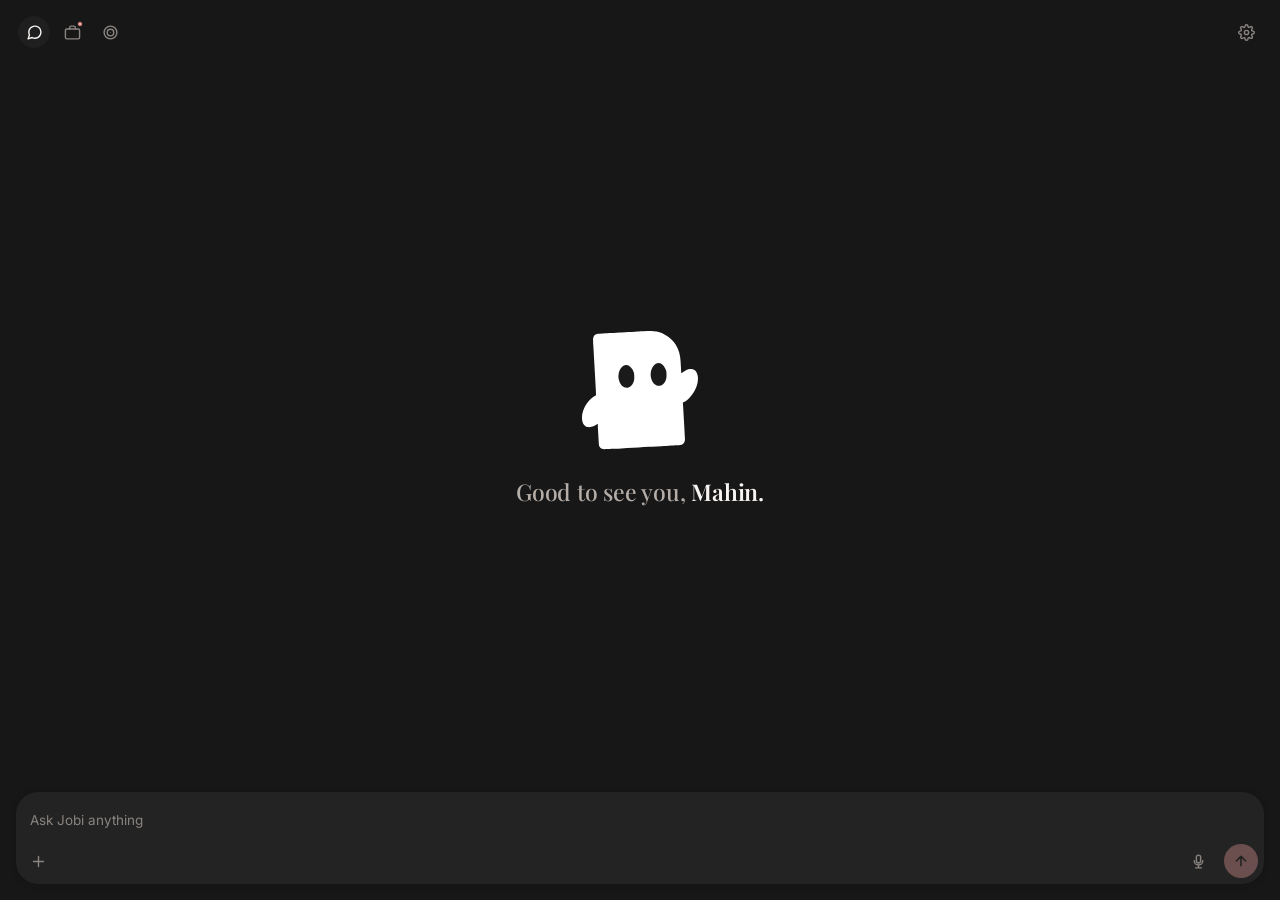
<file: jobi-panel.html>
<!DOCTYPE html>
<html lang="en">
<head>
<meta charset="UTF-8" />
<meta name="viewport" content="width=device-width, initial-scale=1.0" />
<title>Jobi — Chat</title>
<link rel="preconnect" href="https://fonts.googleapis.com" />
<link rel="preconnect" href="https://fonts.gstatic.com" crossorigin />
<link href="https://fonts.googleapis.com/css2?family=Inter:wght@400;500;600;700&family=Playfair+Display:ital,wght@0,500;0,600;1,500&display=swap" rel="stylesheet" />
<style>
/* Jobi chat — self-contained portfolio simulation embedded as the canvas
   sidebar. No backend, no dependencies. Auto-plays a scripted conversation:
   a user request is typed, sent, Jobi "thinks", then streams a reply. */
*, *::before, *::after { box-sizing: border-box; margin: 0; padding: 0; }

:root {
  --bg:        #171717;
  --bg2:       #1F1F1F;
  --bg3:       #262626;
  --bg4:       #2D2D2D;
  --border:    #3E3E3E;
  --border2:   #4a4a4a;
  --text:      #F7F4F2;
  --text2:     #B5AEA8;
  --text3:     #8A8480;
  --accent:    #F29FA0;
  --accent-press: #E58E8F;
  --user-bubble: #F29FA0;
  --user-text: #171717;
  --font-sans:  'Inter', -apple-system, BlinkMacSystemFont, sans-serif;
  --font-serif: 'Playfair Display', Georgia, serif;
  --ease-out:    cubic-bezier(0.23, 1, 0.32, 1);
}

html, body { height: 100%; }
body {
  font-family: var(--font-sans);
  background: var(--bg);
  -webkit-font-smoothing: antialiased;
  overflow: hidden;
}

/* Panel fills the embedding frame */
.panel {
  width: 100%; height: 100vh;
  background: var(--bg);
  overflow: hidden;
  display: flex;
  flex-direction: column;
  position: relative;
}

/* Minimal icon nav (decorative) */
.header {
  display: flex; align-items: center; justify-content: space-between;
  padding: 16px 18px 6px;
  flex-shrink: 0;
}
.header-left { display: flex; gap: 6px; }
.icon-btn {
  width: 32px; height: 32px; border-radius: 50%;
  background: transparent; border: none; color: var(--text3);
  display: flex; align-items: center; justify-content: center;
  cursor: pointer; transition: background .14s ease, color .14s ease;
}
.icon-btn:hover { background: rgba(255,255,255,0.05); color: var(--text2); }
.icon-btn.active { background: var(--bg2); color: var(--text); }
.icon-btn svg { width: 17px; height: 17px; }
.icon-btn.has-dot { position: relative; }
.icon-btn.has-dot::after {
  content: ""; position: absolute; top: 5px; right: 5px;
  width: 6px; height: 6px; border-radius: 50%;
  background: var(--accent); border: 1.5px solid var(--bg);
}

/* Chat view */
.chat-view { display: flex; flex-direction: column; flex: 1; min-height: 0; overflow: hidden; }

.chat-messages {
  flex: 1; overflow-y: auto;
  display: flex; flex-direction: column;
  padding: 12px 0 8px;
}
.chat-messages::-webkit-scrollbar { width: 0; }
.chat-messages.is-welcome { justify-content: center; }

.chat-suggest { flex-shrink: 0; border-bottom: 1px solid var(--border); padding-bottom: 14px; }
.chat-suggest-label { font-size: 10px; font-weight: 600; letter-spacing: 0.6px; text-transform: uppercase; color: var(--text3); padding: 10px 16px 0; }
.chat-chips-row { display: flex; gap: 7px; padding: 7px 16px 0; overflow-x: auto; }
.chat-chips-row::-webkit-scrollbar { display: none; }
.sugg-chip {
  flex-shrink: 0; padding: 8px 16px; border-radius: 18px;
  background: rgba(255,255,255,0.06); border: 1px solid rgba(255,255,255,0.10);
  font-family: var(--font-sans); font-size: 13px; font-weight: 500; color: var(--text);
  white-space: nowrap; cursor: pointer;
  transition: background .14s ease;
  animation: chipPop .42s cubic-bezier(0.34, 1.56, 0.64, 1) both;
}
.sugg-chip:hover { background: rgba(255,255,255,0.10); }
@keyframes chipPop { 0%{opacity:0;transform:translateY(14px) scale(.92)} 100%{opacity:1;transform:translateY(0) scale(1)} }

/* Welcome (empty) state */
.welcome { display: flex; flex-direction: column; align-items: center; gap: 26px; padding: 0 24px; transition: opacity .4s ease; }
.welcome.hide { opacity: 0; pointer-events: none; }
.mascot { width: 116px; animation: float 5.5s ease-in-out infinite; }
.mascot svg { width: 100%; height: auto; display: block; }
@keyframes float { 0%,100%{transform:translateY(0)} 50%{transform:translateY(-7px)} }
.welcome-greeting {
  font-family: var(--font-serif); font-size: 23px; line-height: 1.35;
  color: var(--text2); text-align: center; letter-spacing: -0.01em; font-weight: 500;
}
.welcome-greeting em { color: var(--text); font-style: normal; font-weight: 600; }

/* Messages */
.msg { display: flex; flex-direction: column; padding: 12px 16px 0; }
.msg.ai   { align-self: stretch; }
.msg.user { align-self: flex-end; max-width: 82%; }

.msg-bubble { font-size: 13.5px; line-height: 1.55; }
.msg.ai .msg-bubble { color: var(--text); }
.msg.user .msg-bubble {
  background: var(--user-bubble); color: var(--user-text);
  padding: 11px 15px; border-radius: 18px; border-bottom-right-radius: 5px;
}

.msg-bubble-fresh { animation: bubblePop .24s cubic-bezier(0.16,1,0.3,1) both; }
.msg.ai   .msg-bubble-fresh { transform-origin: bottom left;  }
.msg.user .msg-bubble-fresh { transform-origin: bottom right; }
@keyframes bubblePop { from{opacity:0;transform:scale(.88) translateY(4px)} to{opacity:1;transform:scale(1) translateY(0)} }

.md-p { margin: 0; line-height: 1.6; }
.md-p + .md-p, .md-p + .md-ul, .md-ul + .md-p { margin-top: 9px; }
.md-ul { list-style: none; margin: 4px 0 0; padding-left: 18px; }
.md-ul li { position: relative; line-height: 1.55; padding-left: 2px; margin: 3px 0; }
.md-ul li::before { content: ""; position: absolute; left: -12px; top: 0.62em; width: 4px; height: 4px; border-radius: 50%; background: var(--text3); }
.msg.ai strong { font-weight: 600; }
.msg.ai em { font-style: italic; }

.shimmer {
  font-family: var(--font-sans);
  background: linear-gradient(90deg, var(--text2) 0%, var(--text) 50%, var(--text2) 100%);
  background-size: 200% 100%;
  -webkit-background-clip: text; background-clip: text;
  -webkit-text-fill-color: transparent; color: transparent;
  animation: shimmer 2.4s linear infinite;
}
@keyframes shimmer { 0%{background-position:200% 0} 100%{background-position:-200% 0} }

/* Composer (the zero-JS-feel input pill) */
.composer { flex-shrink: 0; padding: 12px 16px 16px; background: var(--bg); }
.input-pill {
  display: flex; flex-wrap: wrap; align-items: flex-end;
  background: rgba(255,255,255,0.05); border: none;
  border-radius: 22px; padding: 6px; min-height: 92px;
  box-shadow: 0 1px 12px rgba(0,0,0,0.04), 0 1px 3px rgba(0,0,0,0.03);
  transition: background .14s ease;
}
.input-field {
  flex: 1 1 100%; order: -1; min-width: 0;
  background: transparent; border: none; outline: none; resize: none;
  font-family: var(--font-sans); font-size: 13.5px; color: var(--text);
  line-height: 1.45; padding: 12px 8px; field-sizing: content;
  max-height: 140px; overflow-y: auto;
}
.input-field::placeholder { color: var(--text3); }
.icon-row { display: flex; align-items: center; width: 100%; gap: 4px; }
.pill-btn {
  width: 32px; height: 32px; border-radius: 50%;
  background: transparent; border: none; color: var(--text3);
  display: flex; align-items: center; justify-content: center; cursor: pointer;
  transition: color .14s ease, background .14s ease;
}
.pill-btn:hover { color: var(--text2); background: rgba(255,255,255,0.05); }
.pill-btn svg { width: 17px; height: 17px; }
.spacer { margin-left: auto; }
.mic-btn.listening { color: var(--accent); background: rgba(242,159,160,0.16); animation: micPulse 1.6s ease-in-out infinite; }
@keyframes micPulse { 0%,100%{box-shadow:0 0 0 0 rgba(242,159,160,0.4)} 50%{box-shadow:0 0 0 6px rgba(242,159,160,0)} }
.send-btn {
  width: 34px; height: 34px; margin-left: 6px; padding: 0;
  background: var(--accent); color: #222222; border: none; border-radius: 50%;
  display: flex; align-items: center; justify-content: center; cursor: pointer; flex-shrink: 0;
  opacity: 0.35;
  transition: opacity .2s ease, background .14s ease, transform .15s var(--ease-out);
}
.input-pill.has-text .send-btn { opacity: 1; }
.send-btn:hover { background: var(--accent-press); }
.send-btn svg { width: 16px; height: 16px; }

@media (prefers-reduced-motion: reduce) {
  .mascot, .sugg-chip, .msg-bubble-fresh, .shimmer { animation: none !important; }
}
</style>
</head>
<body>
  <div class="panel" role="img" aria-label="Jobi chat demo: a user asks whether to apply to a role and tailor their CV, and Jobi responds.">
    <header class="header">
      <div class="header-left">
        <button class="icon-btn active" title="Chat" aria-hidden="true" tabindex="-1">
          <svg viewBox="0 0 24 24" fill="none" stroke="currentColor" stroke-width="2" stroke-linecap="round" stroke-linejoin="round"><path d="M21 11.5a8.38 8.38 0 0 1-.9 3.8 8.5 8.5 0 0 1-7.6 4.7 8.38 8.38 0 0 1-3.8-.9L3 21l1.9-5.7a8.38 8.38 0 0 1-.9-3.8 8.5 8.5 0 0 1 4.7-7.6 8.38 8.38 0 0 1 3.8-.9h.5a8.48 8.48 0 0 1 8 8v.5z"/></svg>
        </button>
        <button class="icon-btn has-dot" title="Jobs" aria-hidden="true" tabindex="-1">
          <svg viewBox="0 0 24 24" fill="none" stroke="currentColor" stroke-width="2" stroke-linecap="round" stroke-linejoin="round"><rect x="2" y="7" width="20" height="14" rx="2"/><path d="M16 7V5a2 2 0 0 0-2-2h-4a2 2 0 0 0-2 2v2"/></svg>
        </button>
        <button class="icon-btn" title="My Plan" aria-hidden="true" tabindex="-1">
          <svg viewBox="0 0 24 24" fill="none" stroke="currentColor" stroke-width="2" stroke-linecap="round" stroke-linejoin="round"><circle cx="12" cy="12" r="9"/><circle cx="12" cy="12" r="4.6"/><circle cx="12" cy="12" r="0.7" fill="currentColor" stroke="none"/></svg>
        </button>
      </div>
      <button class="icon-btn" title="Settings" aria-hidden="true" tabindex="-1">
        <svg viewBox="0 0 24 24" fill="none" stroke="currentColor" stroke-width="2" stroke-linecap="round" stroke-linejoin="round"><circle cx="12" cy="12" r="3"/><path d="M19.4 15a1.65 1.65 0 0 0 .33 1.82l.06.06a2 2 0 1 1-2.83 2.83l-.06-.06a1.65 1.65 0 0 0-1.82-.33 1.65 1.65 0 0 0-1 1.51V21a2 2 0 0 1-4 0v-.09A1.65 1.65 0 0 0 9 19.4a1.65 1.65 0 0 0-1.82.33l-.06.06a2 2 0 1 1-2.83-2.83l.06-.06a1.65 1.65 0 0 0 .33-1.82 1.65 1.65 0 0 0-1.51-1H3a2 2 0 0 1 0-4h.09A1.65 1.65 0 0 0 4.6 9a1.65 1.65 0 0 0-.33-1.82l-.06-.06a2 2 0 1 1 2.83-2.83l.06.06a1.65 1.65 0 0 0 1.82.33H9a1.65 1.65 0 0 0 1-1.51V3a2 2 0 0 1 4 0v.09a1.65 1.65 0 0 0 1 1.51 1.65 1.65 0 0 0 1.82-.33l.06-.06a2 2 0 1 1 2.83 2.83l-.06.06a1.65 1.65 0 0 0-.33 1.82V9a1.65 1.65 0 0 0 1.51 1H21a2 2 0 0 1 0 4h-.09a1.65 1.65 0 0 0-1.51 1z"/></svg>
      </button>
    </header>

    <div class="chat-view">
      <div class="chat-suggest" id="suggest" style="display:none" aria-hidden="true">
        <div class="chat-suggest-label">Suggestions</div>
        <div class="chat-chips-row" id="suggest-row"></div>
      </div>
      <div class="chat-messages is-welcome" id="messages">
        <div class="welcome" id="welcome">
          <div class="mascot" aria-hidden="true">
            <svg viewBox="0 0 258 263" fill="none" xmlns="http://www.w3.org/2000/svg">
              <path d="M152.895 0.00497343C153.338 0.0033322 153.781 0.00169097 154.238 0C157.939 0.0118568 161.489 0.362215 165.105 1.14545C165.384 1.20538 165.663 1.26532 165.95 1.32708C183.322 5.20152 198.829 15.7302 208.595 30.6107C215.789 41.9664 218.624 54.5489 219.336 67.8045C219.374 68.4863 219.413 69.168 219.451 69.8498C219.552 71.6293 219.651 73.409 219.748 75.1887C219.905 78.0452 220.065 80.9016 220.227 83.7579C220.282 84.7504 220.336 85.7429 220.39 86.7354C220.424 87.3457 220.459 87.9559 220.493 88.5662C220.507 88.839 220.522 89.1119 220.536 89.393C220.628 90.9939 220.8 92.5569 221.049 94.1412C221.303 93.9145 221.557 93.6878 221.819 93.4541C224.52 91.1154 227.263 89.2967 230.433 87.6532C230.94 87.3855 230.94 87.3855 231.458 87.1125C236.06 84.8449 241.222 83.9766 246.201 85.3553C250.479 86.8151 253.315 89.3595 255.427 93.3302C256.899 96.4374 257.676 99.7249 257.864 103.152C257.892 103.629 257.892 103.629 257.921 104.116C258.433 121.263 249.48 137.285 238.183 149.56C234.62 153.251 229.457 157.867 224.297 159.022C224.323 159.351 224.323 159.351 224.349 159.687C224.978 167.936 225.437 176.194 225.894 184.454C226.003 186.419 226.112 188.383 226.222 190.347C226.405 193.635 226.588 196.922 226.77 200.21C226.98 204.004 227.191 207.799 227.403 211.593C227.586 214.87 227.769 218.146 227.95 221.422C228.059 223.371 228.167 225.321 228.276 227.27C228.378 229.096 228.479 230.922 228.58 232.748C228.617 233.417 228.654 234.085 228.692 234.753C228.743 235.667 228.793 236.581 228.843 237.495C228.858 237.758 228.873 238.02 228.889 238.29C229.129 242.751 229.063 246.27 226.102 249.855C223.027 253.129 219.767 253.77 215.391 254.005C215.118 254.021 214.845 254.036 214.563 254.053C213.647 254.105 212.731 254.155 211.814 254.206C211.151 254.243 210.487 254.28 209.824 254.318C208 254.421 206.176 254.522 204.352 254.624C202.385 254.733 200.418 254.844 198.45 254.955C194.594 255.171 190.738 255.387 186.881 255.601C183.743 255.776 180.605 255.951 177.467 256.127C170.011 256.543 162.555 256.96 155.099 257.374C154.861 257.388 154.622 257.401 154.377 257.415C153.168 257.482 151.959 257.549 150.75 257.616C150.265 257.643 149.78 257.67 149.295 257.697C148.934 257.717 148.934 257.717 148.566 257.738C141.03 258.157 133.494 258.578 125.959 259.001C117.483 259.477 109.007 259.95 100.532 260.422C96.0477 260.671 91.564 260.921 87.0804 261.173C83.2586 261.389 79.4367 261.602 75.6147 261.813C73.6683 261.92 71.7219 262.028 69.7757 262.139C56.3991 262.898 56.3991 262.898 50.4601 262.973C49.8995 262.986 49.8995 262.986 49.3276 263C46.0601 263.003 43.1918 262.099 40.7756 259.839C37.9928 256.755 37.5889 253.476 37.3496 249.472C37.3064 248.8 37.3064 248.8 37.2623 248.114C37.1615 246.532 37.0678 244.949 36.9746 243.367C36.9567 243.066 36.9389 242.765 36.9205 242.456C36.6537 237.963 36.3987 233.47 36.1491 228.976C36.0469 227.137 35.9429 225.298 35.8384 223.459C35.757 222.021 35.6768 220.583 35.5969 219.145C35.5591 218.467 35.5208 217.789 35.4821 217.11C35.2755 213.483 35.1088 209.876 35.1699 206.241C34.8159 206.498 34.4618 206.755 34.097 207.019C27.4936 211.732 20.7672 214.885 12.4596 213.654C8.41853 212.619 5.27826 210.058 3.0472 206.601C0.689063 202.463 -0.042129 197.974 0.00185255 193.265C0.00484767 192.843 0.00783178 192.421 0.0109177 191.987C0.286262 177.622 7.35865 163.9 17.1235 153.615C17.2829 153.444 17.4424 153.273 17.6067 153.097C21.5944 148.84 26.0163 145.803 31.1997 143.162C30.985 136.328 30.668 129.506 30.2782 122.679C30.2023 121.347 30.1278 120.016 30.053 118.684C29.9241 116.388 29.7944 114.092 29.6643 111.796C29.4758 108.469 29.2888 105.142 29.1022 101.815C28.7988 96.4034 28.4948 90.9918 28.1901 85.5802C28.1719 85.258 28.1538 84.9357 28.1351 84.6037C27.8772 80.0241 27.6187 75.4446 27.36 70.8651C27.3417 70.542 27.3235 70.2188 27.3046 69.8859C27.2864 69.5632 27.2682 69.2405 27.2494 68.908C26.9445 63.51 26.6411 58.1119 26.339 52.7138C26.1534 49.3979 25.9665 46.082 25.7778 42.7662C25.6487 40.4938 25.521 38.2214 25.3944 35.9488C25.3216 34.6426 25.2481 33.3363 25.1729 32.0302C24.6567 23.0564 24.6567 23.0564 24.6301 18.6249C24.6256 18.1972 24.6256 18.1972 24.6209 17.7609C24.6291 15.5671 25.0126 13.833 26.1467 11.9589C26.2733 11.7289 26.3998 11.4989 26.5302 11.2619C28.0637 8.78931 30.6048 7.30527 33.3653 6.55218C34.8125 6.37061 36.2632 6.27791 37.7184 6.18488C38.3638 6.14054 38.3638 6.14054 39.0222 6.09532C43.8749 5.76762 48.7308 5.49091 53.587 5.22003C54.595 5.16326 55.6029 5.10625 56.6109 5.04926C59.5987 4.88054 62.5865 4.71347 65.5744 4.54657C66.992 4.46734 68.4095 4.38791 69.8271 4.3085C74.5544 4.04375 79.2817 3.77936 84.0091 3.51623C84.4599 3.49114 84.4599 3.49114 84.9198 3.46554C85.2209 3.44877 85.5221 3.43201 85.8323 3.41474C86.4422 3.38079 87.0521 3.34684 87.6621 3.31289C88.1158 3.28763 88.1158 3.28763 88.5788 3.26186C93.4793 2.989 98.3796 2.7135 103.28 2.43688C108.343 2.15109 113.407 1.86761 118.47 1.58634C121.3 1.42908 124.131 1.27089 126.961 1.11012C129.369 0.973293 131.778 0.838607 134.187 0.706511C135.41 0.639389 136.633 0.571052 137.856 0.500635C142.87 0.212489 147.872 0.0168262 152.895 0.00497343Z" fill="#FFFFFF"/>
              <path d="M178.563 74.63C182.397 78.3762 185.801 83.14 187.483 89.3513C188.401 97.8017 188.616 104.575 185.269 111.714C182.084 117.342 178.66 120.619 173.615 121.861C168.086 122.313 164.286 121.678 159.669 116.895C155.545 111.467 153.221 105.758 152.661 97.8056C152.702 89.4813 154.616 83.5238 158.701 77.8139C164.594 70.7402 171.463 69.3456 178.563 74.63Z" fill="#1A1A1A"/>
              <path d="M106.499 78.9382C110.393 82.6221 113.873 87.3304 115.655 93.5137C116.71 101.948 117.033 108.717 113.802 115.91C110.708 121.587 107.337 124.919 102.313 126.243C96.7918 126.784 92.9825 126.21 88.289 121.503C84.0777 116.142 81.6625 110.471 80.9741 102.528C80.8812 94.2046 82.6988 88.217 86.6905 82.442C92.4689 75.2742 99.3143 73.769 106.499 78.9382Z" fill="#1A1A1A"/>
            </svg>
          </div>
          <div class="welcome-greeting">Good to see you, <em>Mahin.</em></div>
        </div>
      </div>

      <div class="composer">
        <div class="input-pill" id="pill">
          <textarea class="input-field" id="input" placeholder="Ask Jobi anything" rows="1" readonly aria-hidden="true"></textarea>
          <div class="icon-row">
            <button class="pill-btn" tabindex="-1" aria-hidden="true">
              <svg viewBox="0 0 24 24" fill="none" stroke="currentColor" stroke-width="2" stroke-linecap="round" stroke-linejoin="round"><path d="M12 5v14M5 12h14"/></svg>
            </button>
            <button class="pill-btn mic-btn spacer" id="mic" tabindex="-1" aria-hidden="true">
              <svg viewBox="0 0 24 24" fill="none" stroke="currentColor" stroke-width="2" stroke-linecap="round" stroke-linejoin="round"><rect x="9" y="3" width="6" height="11" rx="3"/><path d="M6 11a6 6 0 0 0 12 0M12 17v4M8 21h8"/></svg>
            </button>
            <button class="send-btn" id="send" tabindex="-1" aria-hidden="true">
              <svg viewBox="0 0 24 24" fill="none" stroke="currentColor" stroke-width="2.4" stroke-linecap="round" stroke-linejoin="round"><path d="M12 19V5M5 12l7-7 7 7"/></svg>
            </button>
          </div>
        </div>
      </div>
    </div>
  </div>

<script>
/* Streaming-safe, injection-safe markdown renderer */
function escHtml(s){ return s.replace(/&/g,'&amp;').replace(/</g,'&lt;').replace(/>/g,'&gt;').replace(/"/g,'&quot;'); }
function renderInline(esc){
  let out = esc.replace(/\*\*([^*\n]+?)\*\*/g, '<strong>$1</strong>');
  out = out.replace(/(^|[^*])\*([^*\n]+?)\*(?!\*)/g, '$1<em>$2</em>');
  return out;
}
function renderMarkdown(raw){
  if(!raw) return '';
  const esc = escHtml(raw);
  const lines = esc.split('\n');
  const blocks = []; let para = [], bullets = [];
  const flushPara = ()=>{ if(para.length){ blocks.push('<p class="md-p">'+renderInline(para.join('<br>'))+'</p>'); para=[]; } };
  const flushBullets = ()=>{ if(bullets.length){ blocks.push('<ul class="md-ul">'+bullets.map(b=>'<li>'+renderInline(b)+'</li>').join('')+'</ul>'); bullets=[]; } };
  for(const line of lines){
    const t = line.trim();
    const bm = t.match(/^[-*]\s+(.*)$/);
    if(bm){ flushPara(); bullets.push(bm[1]); }
    else if(t===''){ flushPara(); flushBullets(); }
    else { flushBullets(); para.push(t); }
  }
  flushPara(); flushBullets();
  return blocks.join('');
}

const $ = id => document.getElementById(id);
const messages = $('messages'), welcome = $('welcome'), pill = $('pill'),
      input = $('input'), mic = $('mic'),
      suggest = $('suggest'), suggestRow = $('suggest-row');
const reduce = window.matchMedia && window.matchMedia('(prefers-reduced-motion: reduce)').matches;
const sleep = ms => new Promise(r => setTimeout(r, ms));
const scrollDown = () => { messages.scrollTop = messages.scrollHeight; };

let runToken = 0;
const cancelled = tok => tok !== runToken;

const SCRIPT = [
  {
    user: "Should I apply to this Product Designer role at Linear?",
    ai: "Honestly, strong fit. Your design-systems work and the fintech experience line up well with what they're after.\n\nOne real gap: they lean on native mobile, which isn't on your CV yet.\n\nWant me to tailor your CV to this one, or frame the adjacent experience?",
    chips: ["Tailor my CV", "Frame the experience"]
  },
  {
    user: "Tailor my CV, please",
    ai: "On it. I pulled the three experiences that map best to this role and rewrote the bullets to lead with impact.\n\n**Senior Product Designer, Monzo**\n- Built a design system used across 40+ screens\n- Cut onboarding drop-off by 18%\n\nWant a downloadable CV, or shall I draft the cover letter next?",
    chips: ["Download as CV", "Draft the cover letter"]
  }
];

async function typeInto(text, tok){
  pill.classList.add('has-text');
  input.value = '';
  for(let i=0;i<text.length;i++){
    if(cancelled(tok)) return;
    input.value = text.slice(0, i+1);
    await sleep(reduce ? 0 : 26 + Math.random()*34);
  }
}

function sendUser(text){
  const wrap = document.createElement('div');
  wrap.className = 'msg user';
  wrap.innerHTML = '<div class="msg-bubble msg-bubble-fresh">'+escHtml(text).replace(/\n/g,'<br>')+'</div>';
  messages.appendChild(wrap);
  input.value = '';
  pill.classList.remove('has-text');
  scrollDown();
}

function revealAi(el, full, tok){
  return new Promise(resolve => {
    if(reduce){ el.innerHTML = renderMarkdown(full); resolve(); return; }
    const parts = full.split(' ');
    const DUR = 4000;
    const easeOut = t => 1 - Math.pow(1 - t, 3);
    const start = performance.now();
    let last = -1;
    const step = now => {
      if(cancelled(tok)){ resolve(); return; }
      const t = Math.min((now - start) / DUR, 1);
      const cursor = Math.max(1, Math.floor(easeOut(t) * parts.length));
      if(cursor !== last){ last = cursor; el.innerHTML = renderMarkdown(parts.slice(0, cursor).join(' ')); scrollDown(); }
      if(t < 1) requestAnimationFrame(step);
      else { el.innerHTML = renderMarkdown(full); scrollDown(); resolve(); }
    };
    requestAnimationFrame(step);
  });
}

async function aiTurn(text, tok){
  const wrap = document.createElement('div');
  wrap.className = 'msg ai';
  const bubble = document.createElement('div');
  bubble.className = 'msg-bubble';
  bubble.innerHTML = '<span class="shimmer">Thinking…</span>';
  wrap.appendChild(bubble);
  messages.appendChild(wrap);
  scrollDown();
  await sleep(reduce ? 200 : 1100);
  if(cancelled(tok)) return;
  await revealAi(bubble, text, tok);
}

function showSuggestions(chips){
  suggestRow.innerHTML = '';
  chips.forEach((c, i) => {
    const b = document.createElement('button');
    b.className = 'sugg-chip'; b.tabIndex = -1; b.textContent = c;
    b.style.animationDelay = (i * 70) + 'ms';
    suggestRow.appendChild(b);
  });
  suggest.style.display = 'block';
}
function hideSuggestions(){ suggest.style.display = 'none'; suggestRow.innerHTML = ''; }

function reset(){
  messages.querySelectorAll('.msg').forEach(n => n.remove());
  hideSuggestions();
  messages.classList.add('is-welcome');
  welcome.style.display = '';
  welcome.classList.remove('hide');
  pill.classList.remove('has-text');
  input.value = '';
  mic.classList.remove('listening');
}

async function run(){
  const tok = ++runToken;
  reset();
  await sleep(reduce ? 300 : 1400);
  if(cancelled(tok)) return;

  for(let i=0;i<SCRIPT.length;i++){
    const turn = SCRIPT[i];

    await sleep(reduce ? 0 : 500);
    if(cancelled(tok)) return;

    await typeInto(turn.user, tok);
    if(cancelled(tok)) return;
    await sleep(reduce ? 0 : 380);
    if(cancelled(tok)) return;

    if(i === 0){
      welcome.classList.add('hide');
      await sleep(reduce ? 0 : 340);
      if(cancelled(tok)) return;
      welcome.style.display = 'none';
      messages.classList.remove('is-welcome');
    }
    hideSuggestions();
    sendUser(turn.user);
    await sleep(reduce ? 0 : 450);
    if(cancelled(tok)) return;

    await aiTurn(turn.ai, tok);
    if(cancelled(tok)) return;

    if(turn.chips) showSuggestions(turn.chips);

    await sleep(reduce ? 600 : 2800);
  }

  if(!reduce){
    await sleep(2200);
    if(cancelled(tok)) return;
    run();
  }
}

run();
</script>
</body>
</html>
</file>
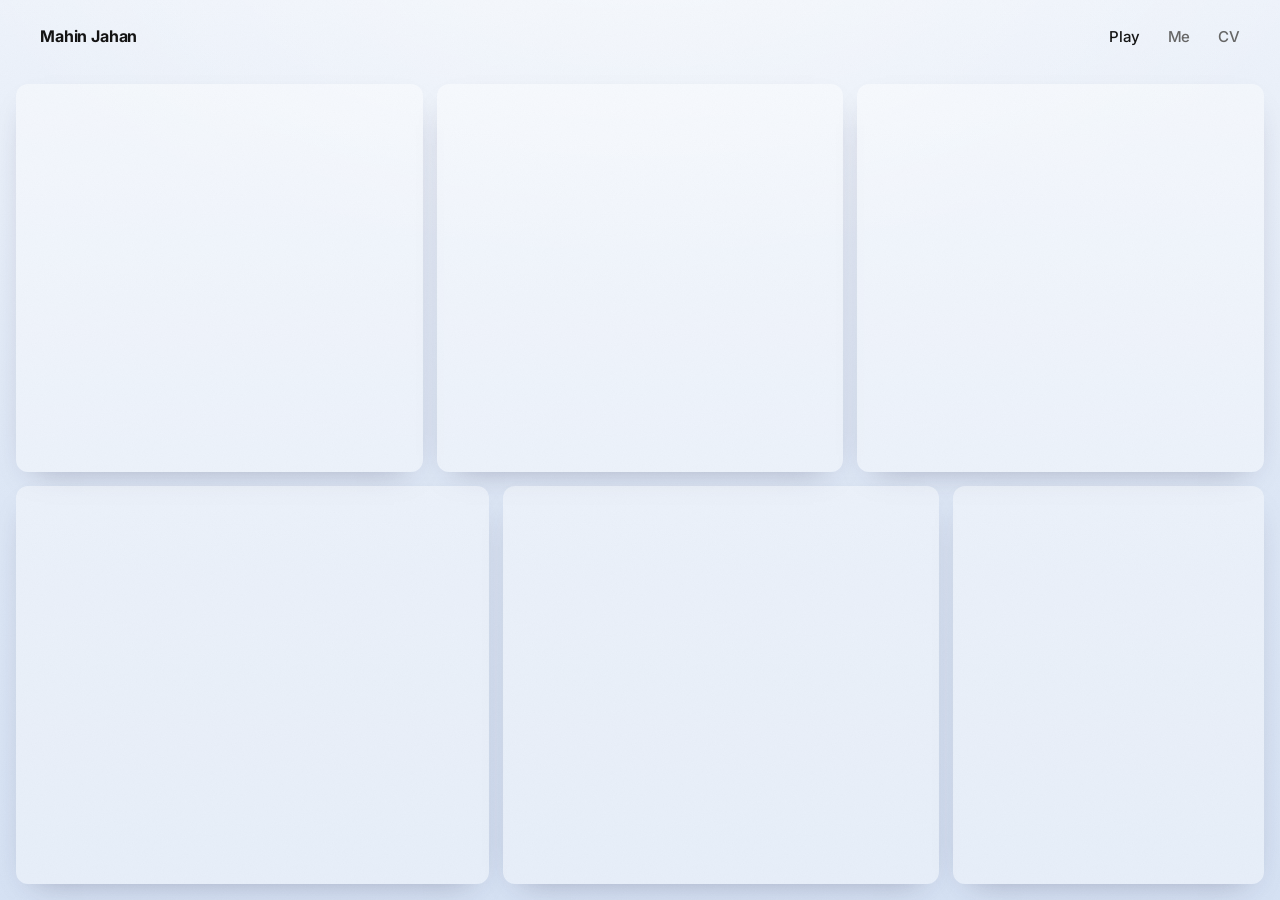
<file: playground.html>
<!DOCTYPE html>
<html lang="en">
<head>
<meta charset="utf-8">
<meta name="viewport" content="width=device-width, initial-scale=1">
<title>Play - Mahin Jahan Portfolio</title>
<link rel="icon" type="image/svg+xml" href="favicon.svg">
<!-- Social share preview. NOTE: once a domain exists, set og:image & twitter:image to the FULL absolute URL, e.g. https://yourdomain.com/og-image.png -->
<meta property="og:type" content="website">
<meta property="og:title" content="Play - Mahin Jahan">
<meta property="og:description" content="Motion, experiments, and product films.">
<meta property="og:image" content="https://mahinjahan.com/og-image.png">
<meta property="og:image:width" content="2254">
<meta property="og:image:height" content="1178">
<meta property="og:image:alt" content="Mahin Jahan portfolio">
<meta name="twitter:card" content="summary_large_image">
<meta name="twitter:title" content="Play - Mahin Jahan">
<meta name="twitter:description" content="Motion, experiments, and product films.">
<meta name="twitter:image" content="https://mahinjahan.com/og-image.png">
<link rel="preconnect" href="https://fonts.googleapis.com">
<link rel="preconnect" href="https://fonts.gstatic.com" crossorigin>
<link href="https://fonts.googleapis.com/css2?family=Fraunces:opsz,wght@9..144,500;9..144,600&family=Inter:wght@400;500;600;700&display=swap" rel="stylesheet">
<style id="page-transitions">
@media (prefers-reduced-motion: no-preference) {
@view-transition { navigation: auto; }
::view-transition-old(root) { animation: 500ms ease-out both vtFadeOut; }
::view-transition-new(root) { animation: 700ms ease-in-out both vtFadeIn; }
@keyframes vtFadeOut { to { opacity: 0; } }
@keyframes vtFadeIn { from { opacity: 0; } }
}
</style>
<style>
* { box-sizing: border-box; }
body {
  margin: 0; height: 100vh; overflow: hidden;
  background:
    radial-gradient(1200px 620px at 50% -12%, rgba(255,255,255,0.55) 0%, transparent 60%),
    linear-gradient(180deg, #eef3fb 0%, #dde7f6 56%, #d6e2f4 100%);
  font-family: "Inter", -apple-system, BlinkMacSystemFont, sans-serif;
  color: #141414;
  -webkit-font-smoothing: antialiased;
}
/* grain overlay — sits under the modal (z-100) */
body::after {
  content: ""; position: fixed; inset: 0; z-index: 50; pointer-events: none;
  background: url("decor/grain.svg"); background-size: 200px 200px;
  opacity: 0.06; mix-blend-mode: multiply;
}

/* nav — matches home typography, wordmark left (non-home screens) */
.pg-nav {
  position: fixed; top: 0; left: 0; right: 0; height: 72px; z-index: 20;
  display: flex; align-items: center; justify-content: space-between;
  padding: 0 40px;
}
.pg-name {
  font-size: 16px; font-weight: 700; letter-spacing: -0.01em;
  color: rgb(20, 20, 20); text-decoration: none;
  transition: transform 160ms cubic-bezier(0.23, 1, 0.32, 1);
}
.pg-name:active { transform: scale(0.96); }
.pg-links { display: flex; gap: 28px; }
.pg-links a {
  font-size: 15px; font-weight: 500; letter-spacing: -0.01em;
  color: rgb(102, 102, 102); text-decoration: none;
  transition: color .25s ease, transform 160ms cubic-bezier(0.23, 1, 0.32, 1);
}
.pg-links a.is-on { color: rgb(20, 20, 20); }
@media (hover: hover) and (pointer: fine) { .pg-links a:hover { color: rgb(20, 20, 20); } }
.pg-links a:active { transform: scale(0.95); }

/* full-bleed justified bento — fills the viewport, no scroll.
   Row heights and per-tile widths are tuned so every video cell matches
   its native aspect ratio (no crop). The MHA video + the image are the
   two flexible "custom-art" slots that absorb the remaining space. */
.pg-wrap { height: 100vh; padding: 84px 16px 16px; }
.pg-grid { height: 100%; display: flex; flex-direction: column; gap: 14px; }
.pg-row { display: flex; gap: 14px; min-height: 0; min-width: 0; }
/* row heights ~ 258 : 265 : 249 so each video cell lands near its native aspect */
.pg-row:nth-child(1) { flex: 258 0 0; }
.pg-row:nth-child(2) { flex: 265 0 0; }
.pg-row:nth-child(3) { flex: 249 0 0; }

.pg-tile {
  flex: 1 1 0; min-width: 0; min-height: 0;
  border-radius: 12px; overflow: hidden;
  background: rgba(255,255,255,0.4); border: none;
  box-shadow: 0 12px 32px -18px rgba(40, 38, 70, 0.4);
}
.pg-tile video, .pg-tile img { display: block; width: 100%; height: 100%; object-fit: cover; }
.pg-tile { cursor: pointer; }
.pg-tile:focus-visible { outline: 2px solid #1d1d1f; outline-offset: 2px; }

/* Apple-style detail overlay */
.pg-modal { position: fixed; inset: 0; z-index: 100; visibility: hidden; transition: visibility 0s linear .42s; }
.pg-modal.is-open { visibility: visible; transition: visibility 0s; }
.pg-modal-backdrop { position: absolute; inset: 0; background: rgba(0,0,0,0.38); -webkit-backdrop-filter: blur(10px); backdrop-filter: blur(10px); opacity: 0; transition: opacity .42s ease; }
.pg-modal.is-open .pg-modal-backdrop { opacity: 1; }
.pg-modal-panel {
  position: absolute; left: 50%; top: 50%;
  transform: translate(-50%, -50%) scale(0.94);
  width: min(840px, 92vw); max-height: 88vh; overflow-y: auto;
  background: linear-gradient(180deg, rgba(235,242,252,0.86), rgba(217,229,247,0.78));
  -webkit-backdrop-filter: blur(30px) saturate(1.7); backdrop-filter: blur(30px) saturate(1.7);
  border: none; border-radius: 20px;
  box-shadow: inset 0 1px 1px rgba(255,255,255,0.75), 0 50px 120px -30px rgba(30,30,60,0.5);
  opacity: 0; transition: opacity .42s ease, transform .5s cubic-bezier(0.22, 1, 0.36, 1);
  -webkit-overflow-scrolling: touch; scrollbar-width: none;
}
.pg-modal-panel::-webkit-scrollbar { display: none; }
.pg-modal.is-open .pg-modal-panel { opacity: 1; transform: translate(-50%, -50%) scale(1); }
.pg-modal-media { width: 100%; aspect-ratio: 16 / 9; background: #000; }
.pg-modal-media video { width: 100%; height: 100%; object-fit: cover; display: block; }
.pg-modal-close {
  position: absolute; top: 16px; right: 16px; z-index: 3;
  width: 32px; height: 32px; border: none; border-radius: 50%;
  background: rgba(0,0,0,0.42); color: #fff; cursor: pointer;
  display: grid; place-items: center;
  -webkit-backdrop-filter: blur(6px); backdrop-filter: blur(6px);
  transition: background .2s ease, transform .15s ease;
}
.pg-modal-close svg { width: 16px; height: 16px; }
@media (hover: hover) and (pointer: fine) { .pg-modal-close:hover { background: rgba(0,0,0,0.62); } }
.pg-modal-close:active { transform: scale(0.9); }
.pg-modal-body { padding: 30px 38px 38px; }
.pg-modal-tag { margin: 0 0 10px; font-size: 12.5px; font-weight: 600; letter-spacing: 0.05em; text-transform: uppercase; color: #5b6b85; }
.pg-modal-title { margin: 0 0 16px; font-family: "Fraunces", Georgia, serif; font-size: clamp(24px, 3vw, 33px); font-weight: 600; letter-spacing: -0.005em; line-height: 1.1; color: #16181d; }
.pg-modal-desc p { margin: 0 0 14px; font-size: 16px; line-height: 1.62; color: #36404f; }
.pg-modal-desc p:last-child { margin-bottom: 0; }
@media (prefers-reduced-motion: reduce) {
  .pg-modal-backdrop, .pg-modal-panel { transition: opacity .2s ease; }
  .pg-modal-panel { transform: translate(-50%, -50%); }
  .pg-modal.is-open .pg-modal-panel { transform: translate(-50%, -50%); }
}

/* phones: stack into a single scrollable column at natural aspect */
@media (max-width: 700px) {
  body { height: auto; overflow: auto; }
  .pg-nav { padding: 0 20px; }
  .pg-wrap { height: auto; padding: 92px 16px 28px; }
  .pg-grid { height: auto; gap: 12px; }
  .pg-row { flex-direction: column; gap: 12px; flex: none !important; }
  .pg-tile { flex: none !important; width: 100%; }
  .pg-tile video, .pg-tile img { height: auto; }
  .pg-links { gap: 20px; }
  .pg-links a { font-size: 14px; }
}
</style>
</head>
<body>
  <nav class="pg-nav">
    <a class="pg-name" href="./">Mahin Jahan</a>
    <div class="pg-links">
      <a href="./playground.html" class="is-on">Play</a>
      <a href="./about.html">Me</a>
      <a href="https://drive.google.com/file/d/1r6-bkMzF8t5xPcERHtHPpfpNNKY_a62-/view" target="_blank" rel="noopener">CV</a>
    </div>
  </nav>

  <main class="pg-wrap">
    <div class="pg-grid">
      <div class="pg-row">
        <div class="pg-tile"><video src="play/v5.mp4" autoplay muted loop playsinline></video></div>
        <div class="pg-tile"><video src="play/v6.mp4" autoplay muted loop playsinline></video></div>
        <div class="pg-tile"><video src="play/v7.mp4" autoplay muted loop playsinline></video></div>
      </div>
      <div class="pg-row">
        <div class="pg-tile" style="flex-grow:535"><video src="play/v2.mp4" autoplay muted loop playsinline></video></div>
        <div class="pg-tile" style="flex-grow:493"><video src="play/v1.mp4" autoplay muted loop playsinline></video></div>
        <div class="pg-tile" style="flex-grow:352"><video src="play/v8.mp4" autoplay muted loop playsinline></video></div>
      </div>
    </div>
  </main>

  <div class="pg-modal" id="pg-modal" aria-hidden="true">
    <div class="pg-modal-backdrop" data-close></div>
    <div class="pg-modal-panel" role="dialog" aria-modal="true" aria-labelledby="pg-modal-title">
      <button class="pg-modal-close" type="button" aria-label="Close" data-close>
        <svg viewBox="0 0 24 24" fill="none" stroke="currentColor" stroke-width="2" stroke-linecap="round"><path d="M6 6l12 12M18 6L6 18"/></svg>
      </button>
      <div class="pg-modal-media"></div>
      <div class="pg-modal-body">
        <p class="pg-modal-tag"></p>
        <h2 class="pg-modal-title" id="pg-modal-title"></h2>
        <div class="pg-modal-desc"></div>
      </div>
    </div>
  </div>

  <script>
  (function () {
    var DATA = {
      v5: { tag: 'Nothing OS concept', title: 'Essential Context',
        desc: "<p>Essential Context is a concept I designed for Nothing OS: a shape-shifting home screen that surfaces only the tools you need for the moment you are in. Rather than hunting through grids of apps, you describe your situation, like 'Date Night', and the OS builds a temporary, curated environment around it.</p><p>Made in 48 hours, it leans into Nothing's minimal, hardware-led language. A persistent status pill keeps it a tap away, smart chips cut the clicks, and the Glyph Matrix on the back of the phone projects your focus state while doubling as an auto-expire timer, pulling the whole ecosystem into one intelligence hub.</p>" },
      v6: { tag: 'Founder · Quest Up', title: 'Quest Up trailer',
        desc: "<p>Quest Up is the startup I founded: a mobile app that turns exercise into game quests for gamers who want to be healthier but struggle to stay consistent. The insight that started it was that motivation is not the problem, the format is.</p><p>I led it from research to validation and designed the core Move, Reward, Upgrade loop: binary quests like 'do 10 squats' instead of vague goals, an avatar that levels up like an RPG character, and an energy system that keeps people engaged without burning out. It won the City Ventures Grand Spark startup competition, a &pound;3,000 equity-free grant and an accelerator place, and is now in MVP testing with 50 live users. This trailer pitches the whole idea in under a minute.</p>" },
      v7: { tag: 'Founder · Quest Up', title: 'Quest Up advert',
        desc: "<p>A short-form advert for Quest Up, cut for social. Punchier and more playful than the trailer, built to stop the scroll in the first second and land the hook: your workouts, but as quests.</p>" },
      v2: { tag: 'Chrome extension', title: 'Printl, terms summarised',
        desc: "<p>Printl is a fully working Chrome extension I built that turns dense Terms of Service into clear, digestible insights without breaking your flow. Rather than making you copy text into a separate tool, it automatically detects and pops up the moment a TOS appears on screen.</p><p>You can also highlight confusing jargon for an instant plain-language explanation, upload external contracts for a full risk assessment, or let the AI securely scan your Gmail to track active subscriptions, monitor payments, and flag any hidden policy changes.</p>" },
      v1: { tag: 'Interaction', title: 'Discord reply interaction',
        desc: "<p>This experiment explores Discord's reply interaction, focusing on the subtle motion details: morphing text-field corner radii, and the reply button's circular spin-in with a colour transition.</p>" },
      v8: { tag: 'Hackathon · Octopus Energy', title: 'Agile, made clear',
        desc: "<p>A 24-hour hackathon concept for Octopus Energy's Agile tariff, which charges real-time prices that rise and fall through the day. Customers had the data but still ran appliances at peak times, because the pricing felt abstract. Our read was simple: price visibility exists, decision clarity does not.</p><p>As one of the product designers in a team of eight, I worked on the problem framing and UI flows for a real-time experience that turns fluctuating prices into clear, in-the-moment cues: a current cost-window indicator, personalised savings goals, and progress tracking with contextual tips. Prototyped in Figma, judges praised it as a UX-led concept aligned with Octopus's product strategy.</p>" }
    };

    var modal = document.getElementById('pg-modal');
    var mediaEl = modal.querySelector('.pg-modal-media');
    var tagEl = modal.querySelector('.pg-modal-tag');
    var titleEl = modal.querySelector('.pg-modal-title');
    var descEl = modal.querySelector('.pg-modal-desc');
    var lastFocus = null, hideTimer = null;

    function keyOf(tile) {
      var v = tile.querySelector('video');
      var m = v && v.getAttribute('src').match(/(v\d+)\.mp4/);
      return m ? m[1] : null;
    }
    function open(key, trigger) {
      var d = DATA[key]; if (!d) return;
      lastFocus = trigger || null;
      if (hideTimer) { clearTimeout(hideTimer); hideTimer = null; }
      mediaEl.innerHTML = '<video src="play/' + key + '.mp4" autoplay muted loop playsinline></video>';
      tagEl.textContent = d.tag;
      titleEl.textContent = d.title;
      descEl.innerHTML = d.desc;
      modal.classList.add('is-open');
      modal.setAttribute('aria-hidden', 'false');
      modal.querySelector('.pg-modal-close').focus();
    }
    function close() {
      modal.classList.remove('is-open');
      modal.setAttribute('aria-hidden', 'true');
      hideTimer = setTimeout(function () { mediaEl.innerHTML = ''; }, 440);
      if (lastFocus) lastFocus.focus();
    }

    Array.prototype.forEach.call(document.querySelectorAll('.pg-tile'), function (tile) {
      if (!keyOf(tile)) return;
      tile.setAttribute('role', 'button');
      tile.setAttribute('tabindex', '0');
      tile.addEventListener('click', function () { open(keyOf(tile), tile); });
      tile.addEventListener('keydown', function (e) {
        if (e.key === 'Enter' || e.key === ' ') { e.preventDefault(); open(keyOf(tile), tile); }
      });
    });
    Array.prototype.forEach.call(modal.querySelectorAll('[data-close]'), function (el) {
      el.addEventListener('click', close);
    });
    document.addEventListener('keydown', function (e) {
      if (e.key === 'Escape' && modal.classList.contains('is-open')) close();
    });
  })();
  </script>
</body>
</html>
</file>
